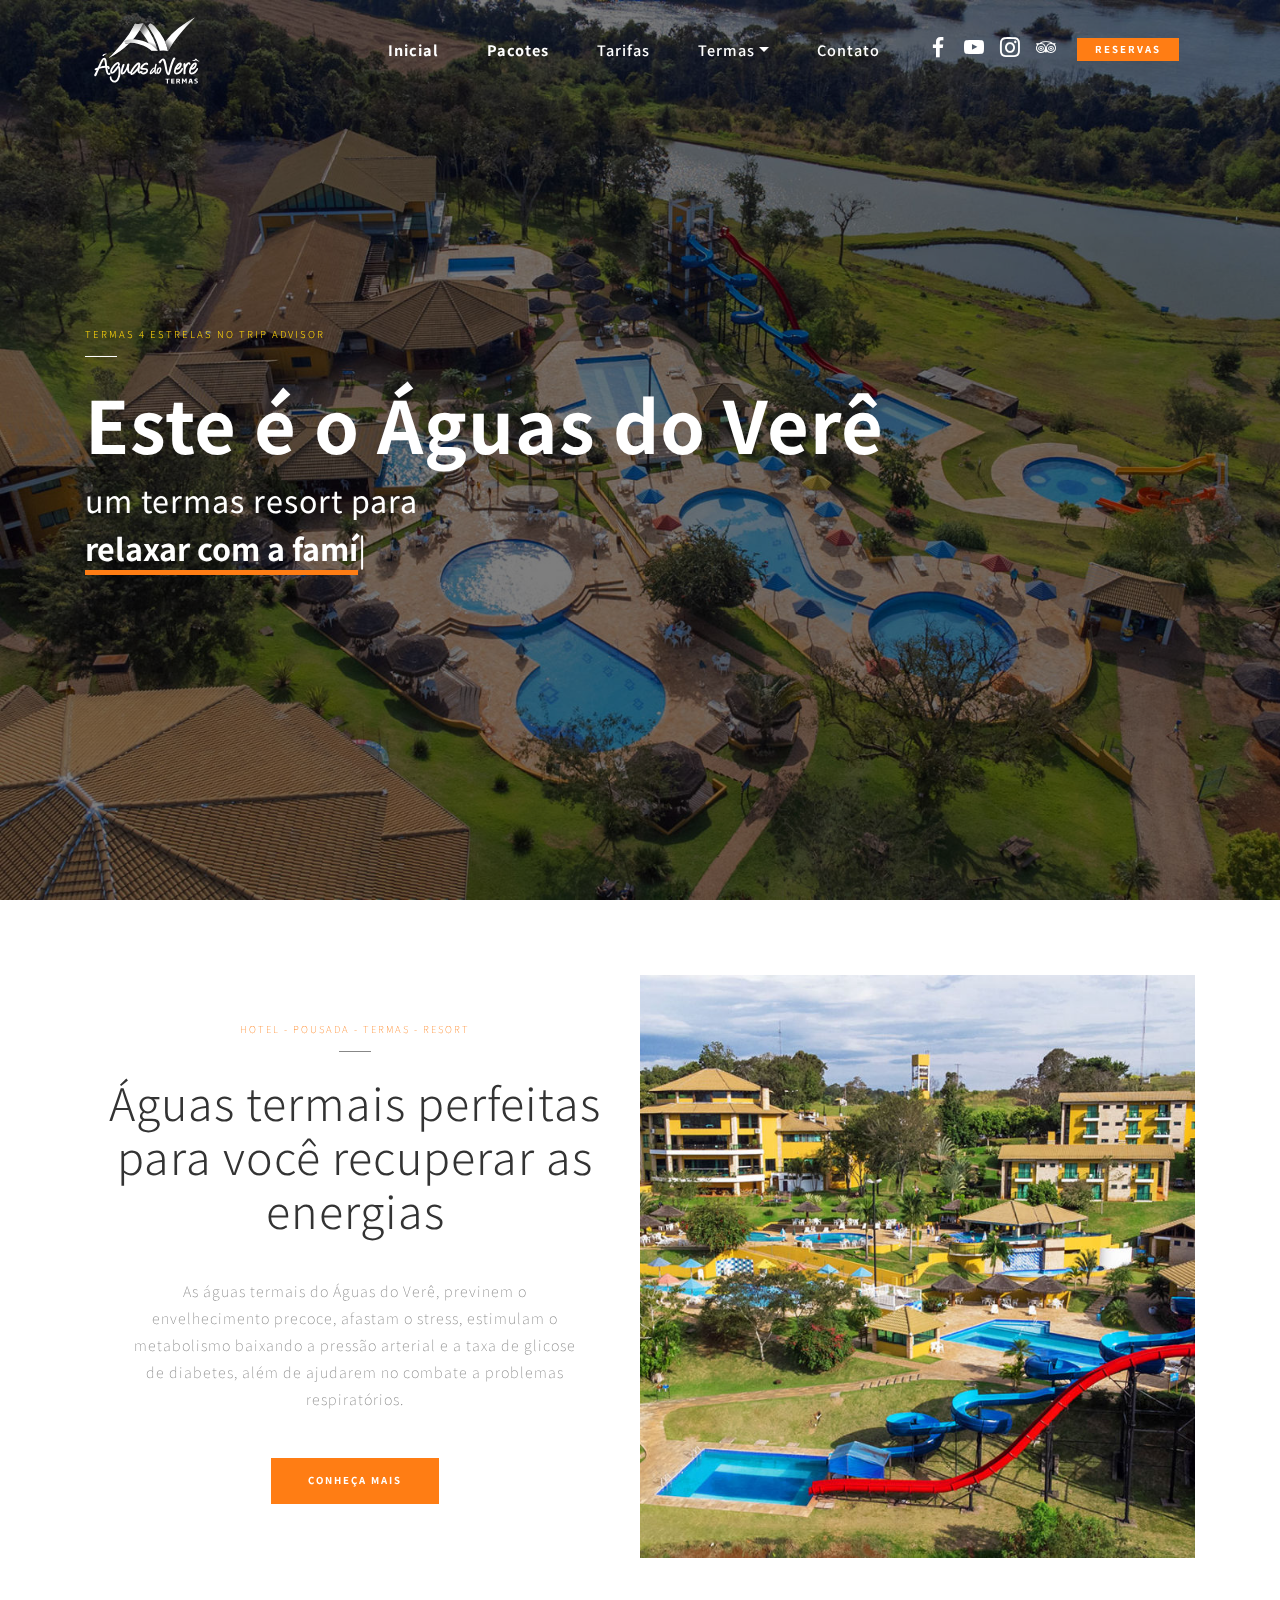
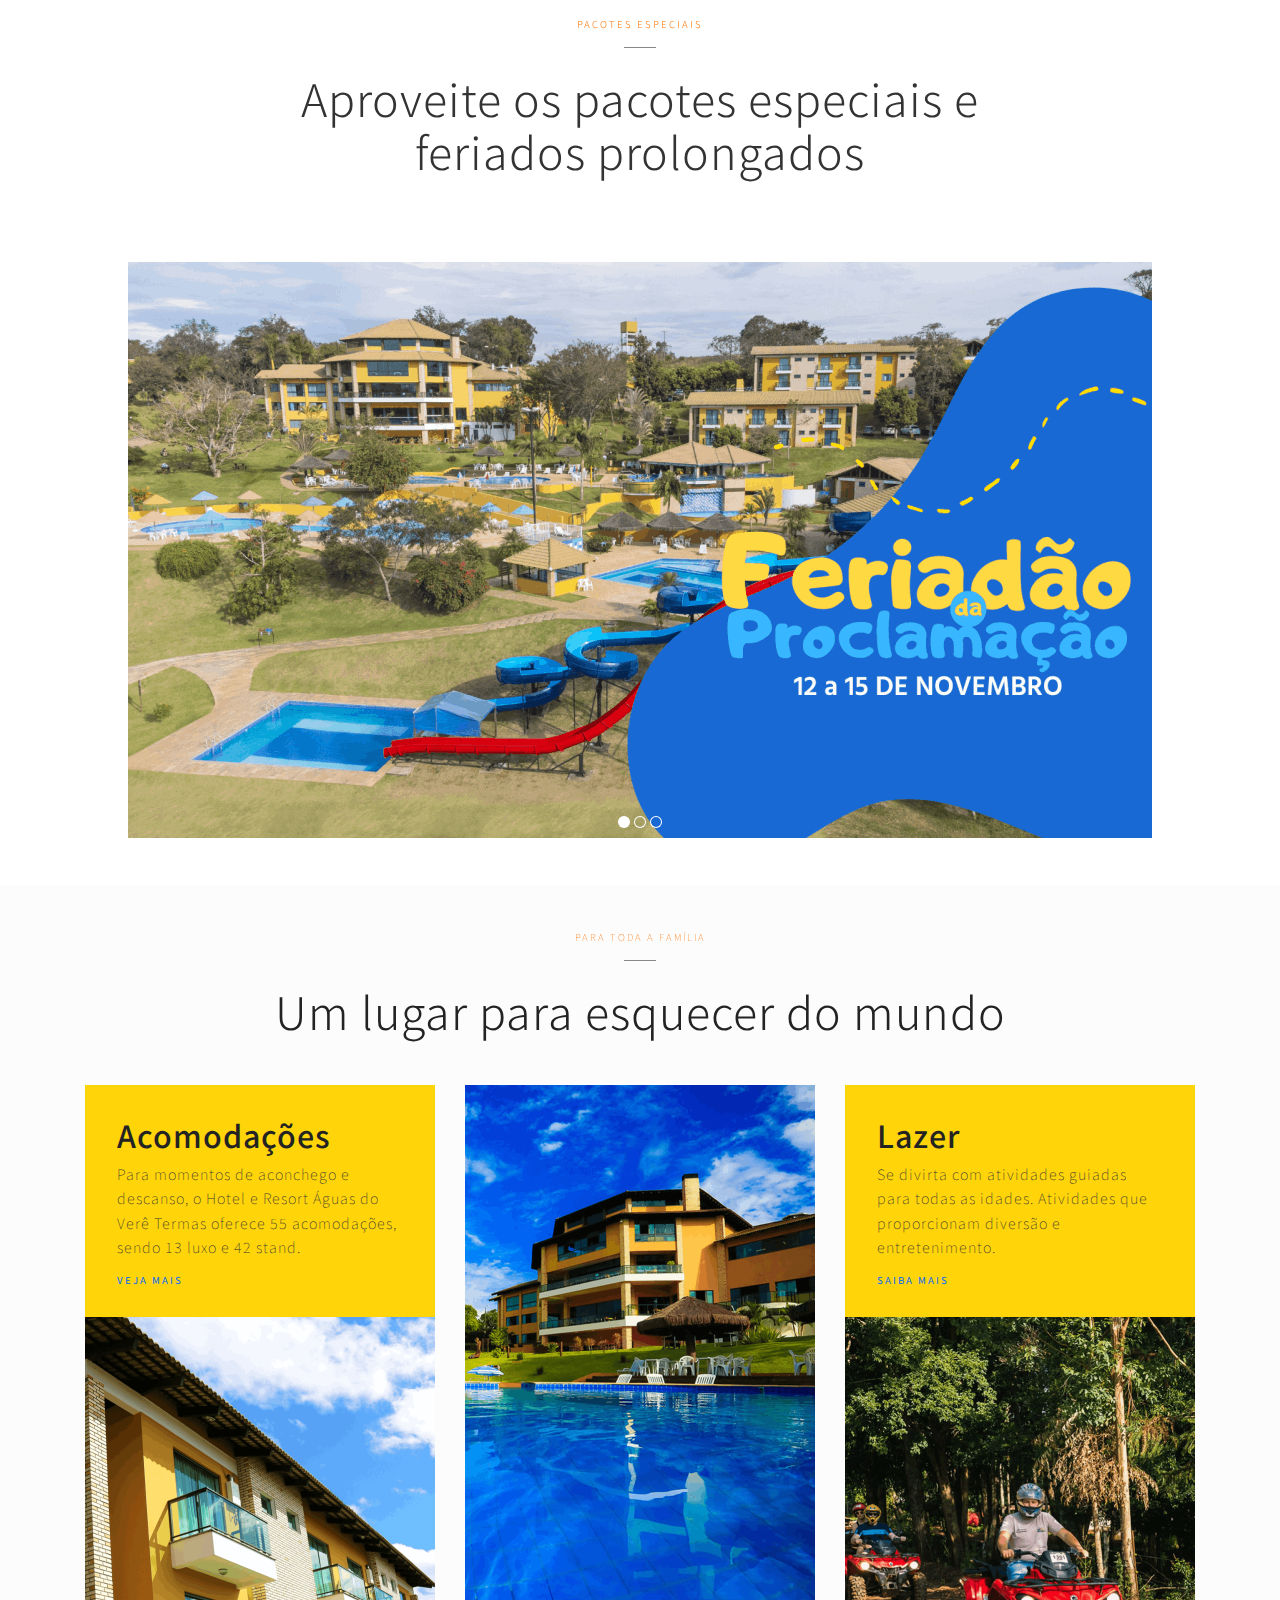
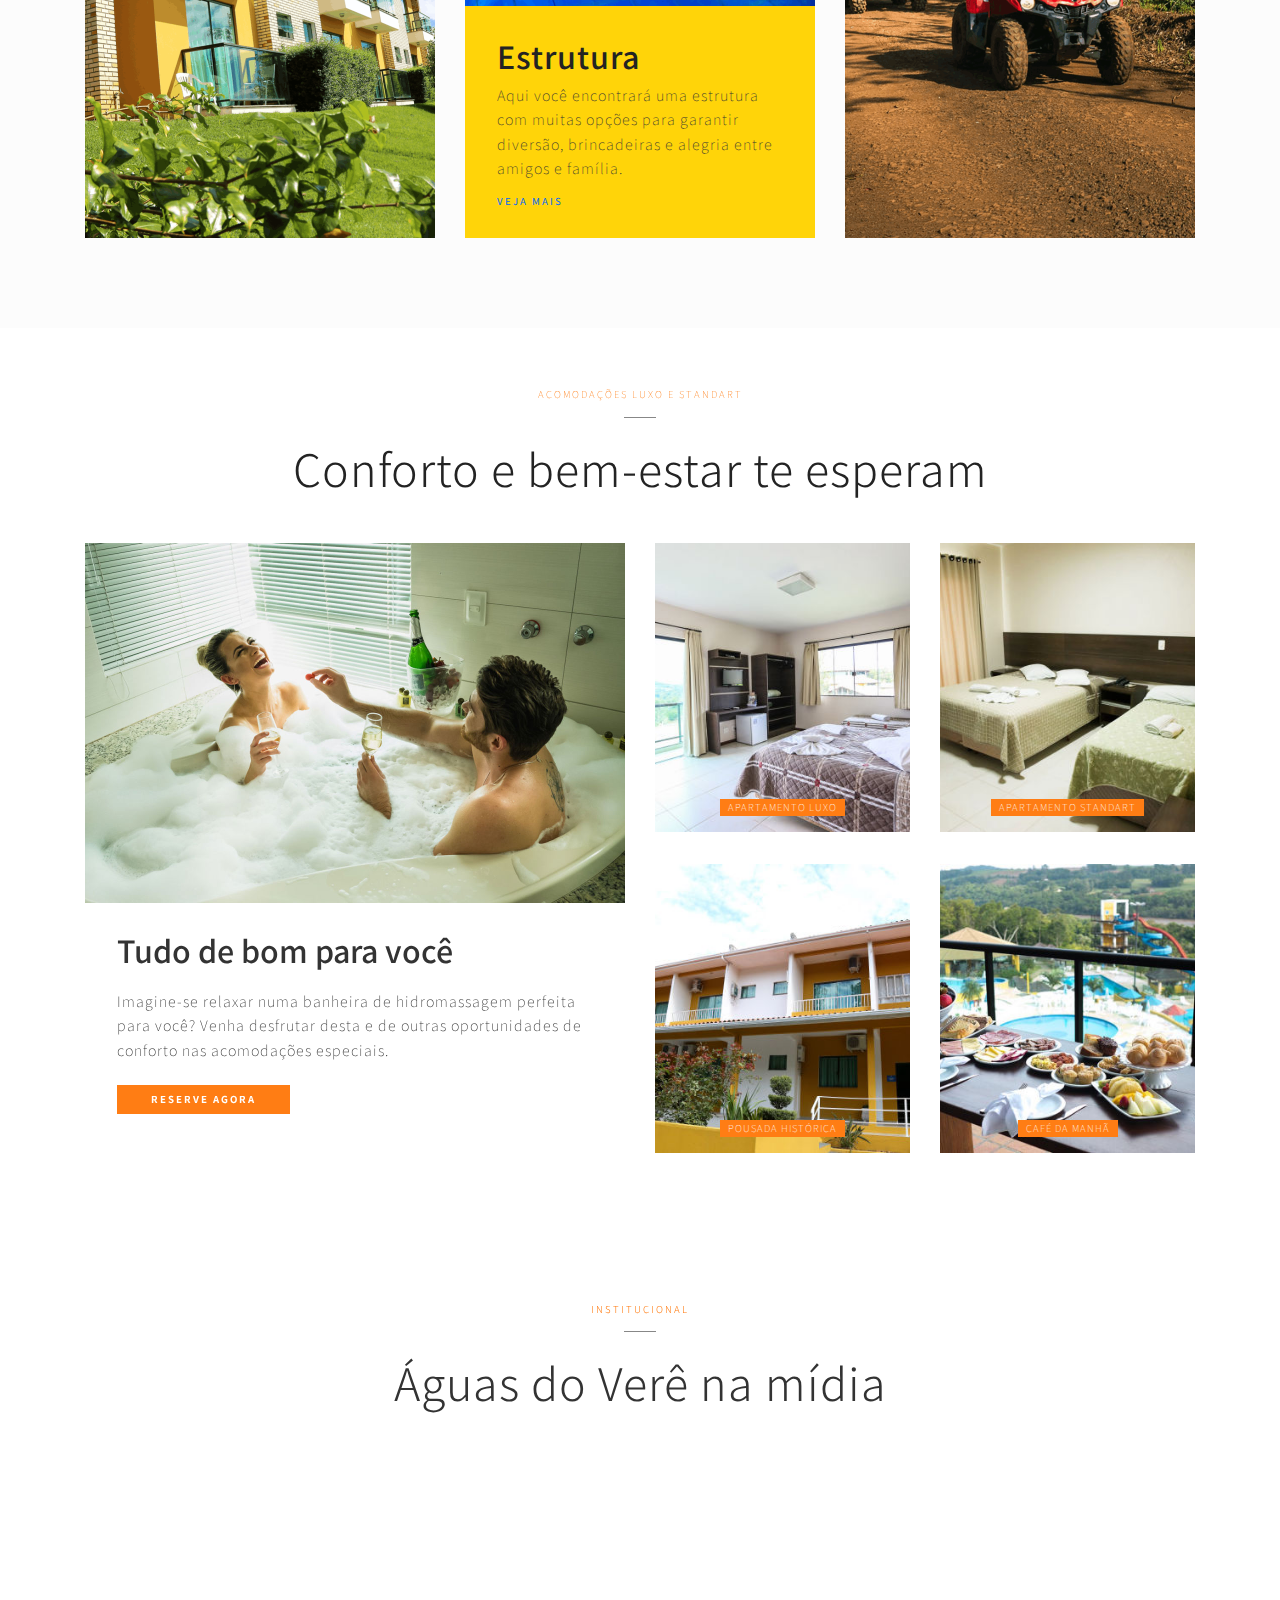
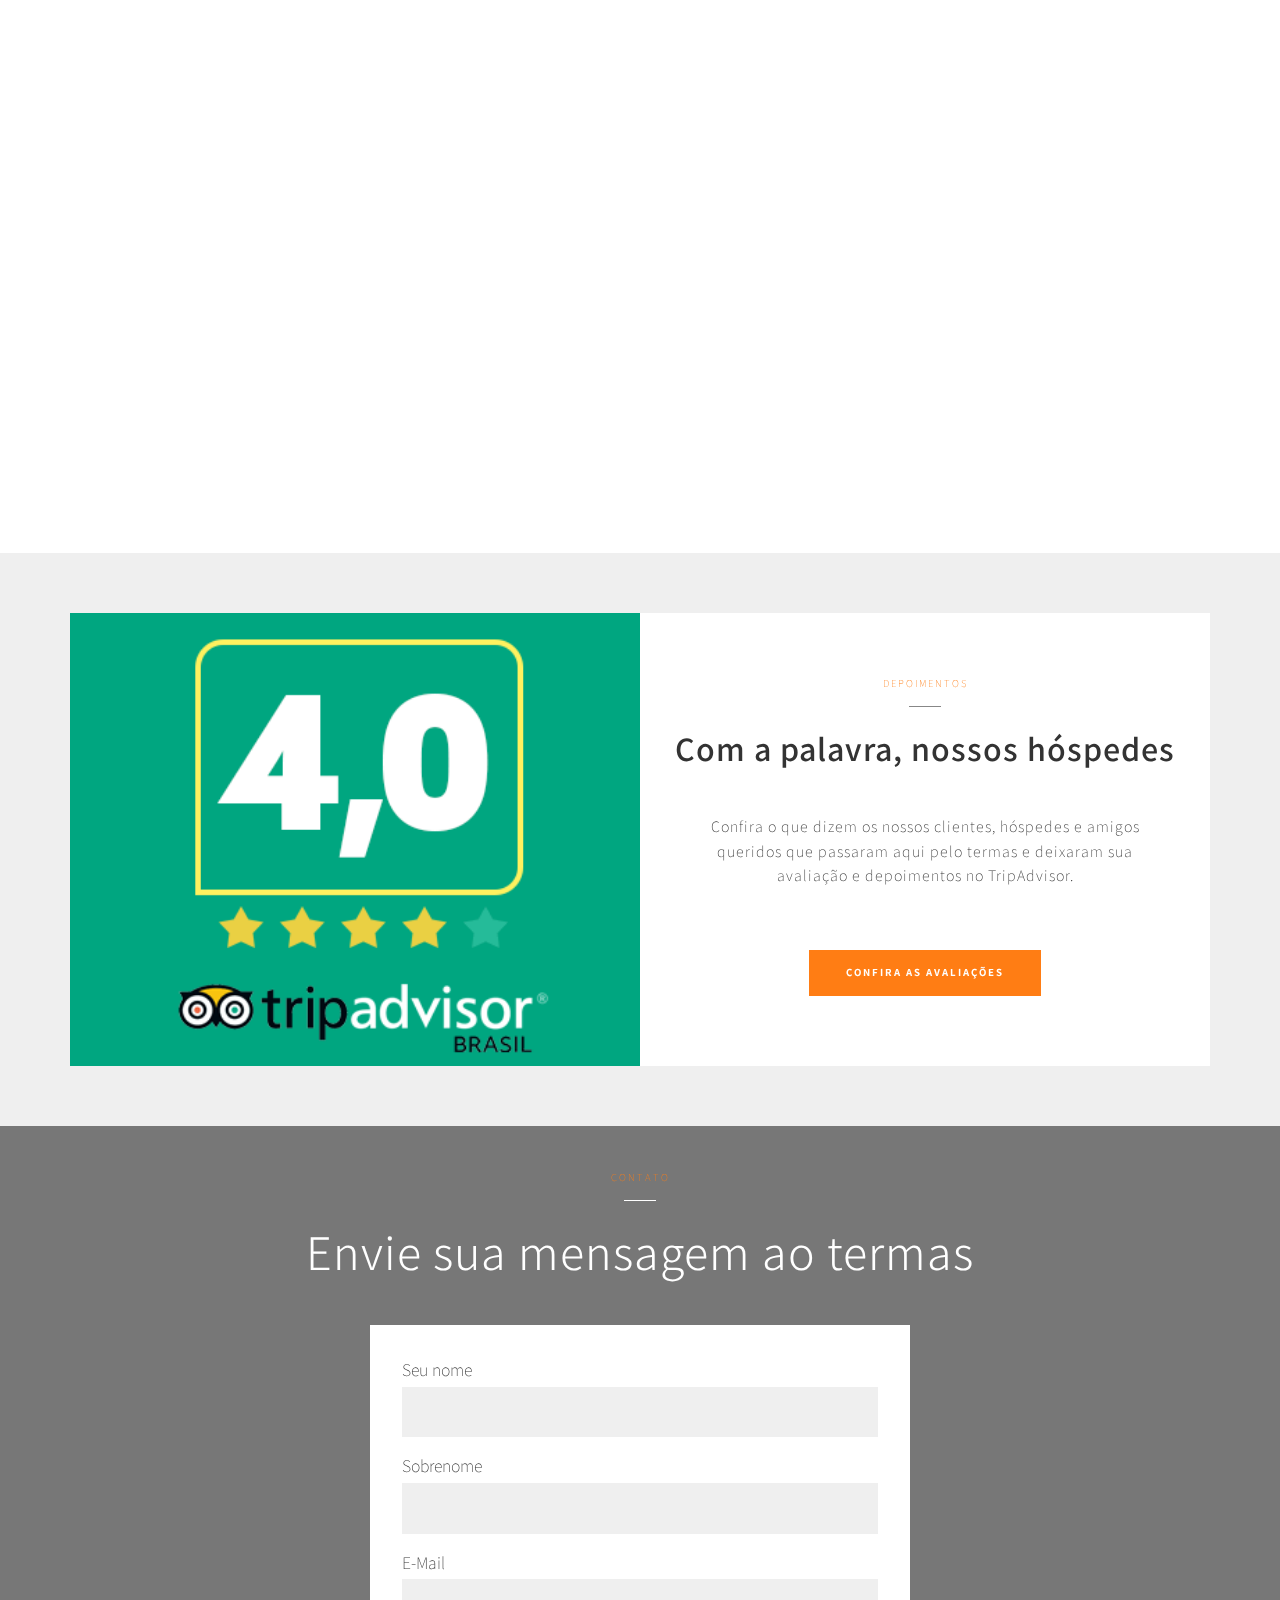
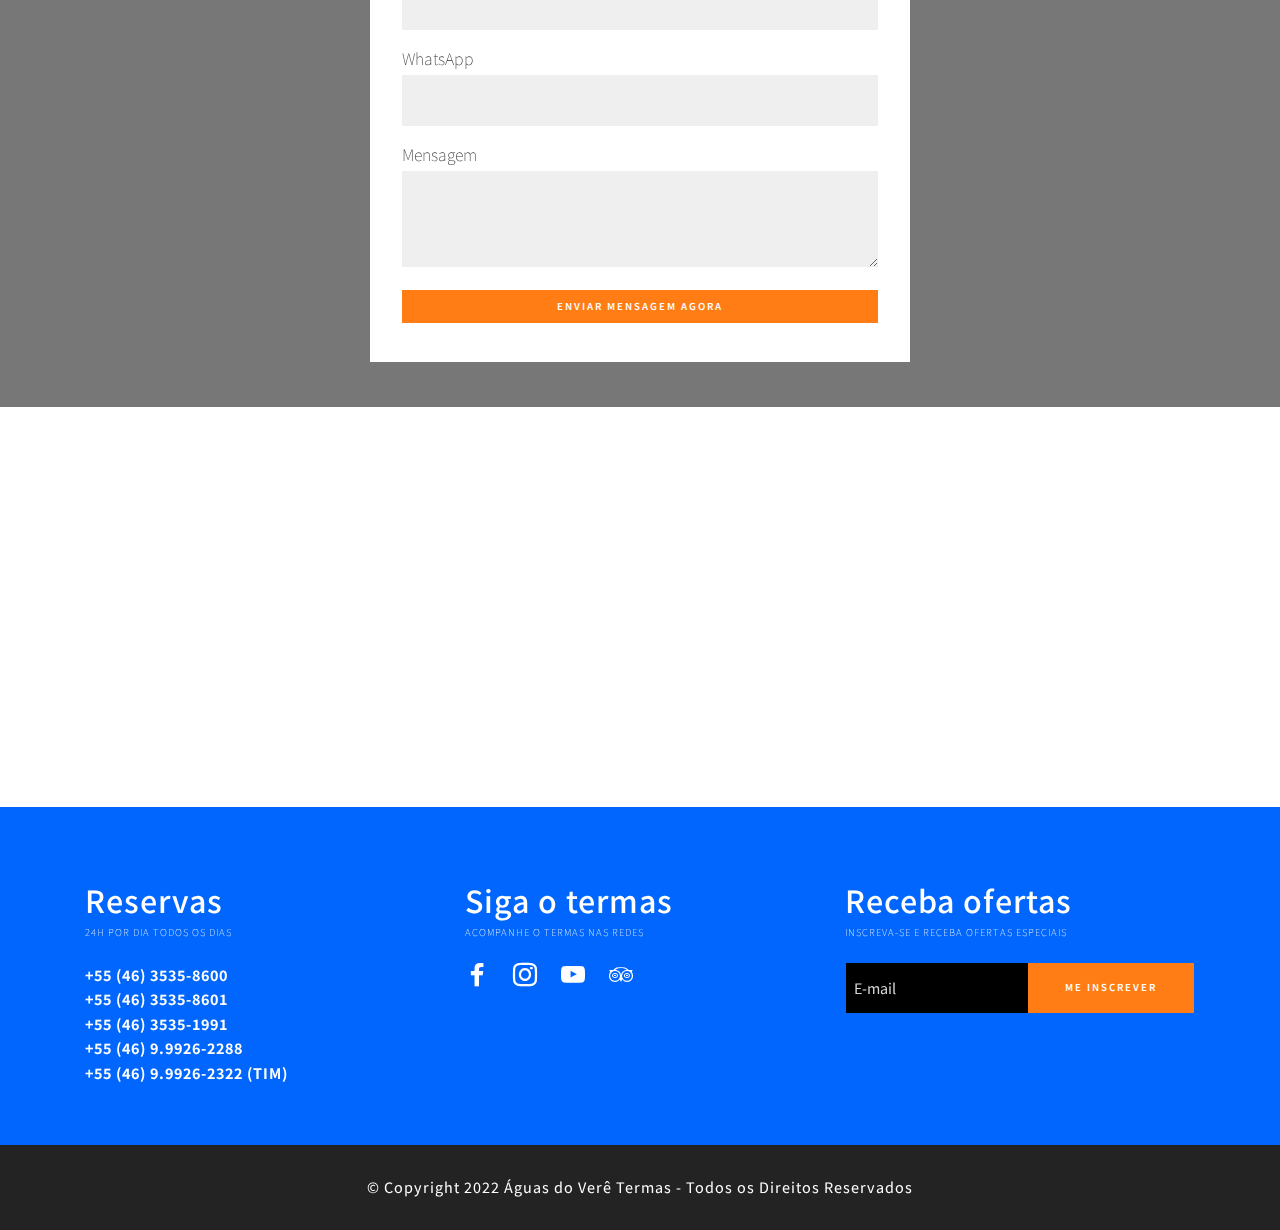
<file: index.html>
<!DOCTYPE html>
<html  >
<head>
  
  <meta charset="UTF-8">
  <meta http-equiv="X-UA-Compatible" content="IE=edge">
  
  <meta name="twitter:card" content="summary_large_image"/>
  <meta name="twitter:image:src" content="">
  <meta property="og:image" content="">
  <meta name="twitter:title" content="Águas do Verê Termas e Resort">
  <meta name="viewport" content="width=device-width, initial-scale=1, minimum-scale=1">
  <link rel="shortcut icon" href="assets/images/aguas-do-vere-logo.svg" type="image/x-icon">
  <meta name="description" content="Conheça o Águas do Verê Termas e Resort e venha passar momentos incríveis. Confira os pacotes especiais.">
  
  
  <title>Águas do Verê Termas e Resort</title>
  <link rel="stylesheet" href="assets/web/assets/mobirise-icons/mobirise-icons.css">
  <link rel="stylesheet" href="assets/tether/tether.min.css">
  <link rel="stylesheet" href="assets/bootstrap/css/bootstrap.min.css">
  <link rel="stylesheet" href="assets/bootstrap/css/bootstrap-grid.min.css">
  <link rel="stylesheet" href="assets/bootstrap/css/bootstrap-reboot.min.css">
  <link rel="stylesheet" href="assets/smart-cart/minicart-theme.css">
  <link rel="stylesheet" href="assets/dropdown/css/style.css">
  <link rel="stylesheet" href="assets/formstyler/jquery.formstyler.css">
  <link rel="stylesheet" href="assets/formstyler/jquery.formstyler.theme.css">
  <link rel="stylesheet" href="assets/datepicker/jquery.datetimepicker.min.css">
  <link rel="stylesheet" href="assets/socicon/css/styles.css">
  <link rel="stylesheet" href="assets/theme/css/style.css">
  <link rel="stylesheet" href="assets/wowslider-init/style.css">
  <link rel="stylesheet" href="assets/recaptcha.css">
  <link rel="preload" href="https://fonts.googleapis.com/css?family=Noto+Sans+JP:100,300,400,500,700,900&display=swap" as="style" onload="this.onload=null;this.rel='stylesheet'">
  <noscript><link rel="stylesheet" href="https://fonts.googleapis.com/css?family=Noto+Sans+JP:100,300,400,500,700,900&display=swap"></noscript>
  <link rel="preload" as="style" href="assets/mobirise/css/mbr-additional.css"><link rel="stylesheet" href="assets/mobirise/css/mbr-additional.css" type="text/css">
  
  
  
  
<link rel="stylesheet" href="assets/wowslider-init/absent/style.css">
</head>
<body>
  
  <section class="menu1 menu cid-rzMgHGam4n" once="menu" id="menu">

    
    

    <nav class="navbar navbar-dropdown navbar-fixed-top navbar-expand-lg">
        <div class="navbar-brand">
            <span class="navbar-logo">
                <a href="index.html">
                    <img src="assets/images/aguas-do-vere-logo.svg" alt="Águas do Verê Termas" style="height: 5.2rem;">
                </a>
            </span>
            
        </div>
        <button class="navbar-toggler" type="button" data-toggle="collapse" data-target="#navbarSupportedContent" aria-controls="navbarNavAltMarkup" aria-expanded="false" aria-label="Toggle navigation">
            <div class="hamburger">
                <span></span>
                <span></span>
                <span></span>
                <span></span>
            </div>
        </button>
      <div class="collapse navbar-collapse" id="navbarSupportedContent">
            <ul class="navbar-nav nav-dropdown mbr-section-btn" data-app-modern-menu="true"><li class="nav-item">
                    <a class="nav-link link text-white text-primary display-7" href="index.html"><strong>Inicial</strong></a>
                </li><li class="nav-item"><a class="nav-link link text-white text-primary display-7" href="pacotes-especiais.html"><strong>Pacotes</strong></a></li><li class="nav-item">
                    <a class="nav-link link text-white text-primary display-7" href="tarifas.html">Tarifas</a>
                </li><li class="nav-item dropdown">
                    <a class="nav-link link dropdown-toggle text-white display-7" href="#" data-toggle="dropdown-submenu" aria-expanded="false">Termas</a><div class="dropdown-menu"><a class="dropdown-item text-white text-primary display-7" href="acomodacoes.html">Acomodações</a><a class="dropdown-item text-white text-primary display-7" href="estrutura.html">Estrutura</a><a class="dropdown-item text-white text-primary display-7" href="eventos.html">Eventos</a><a class="dropdown-item text-white text-primary display-7" href="gastronomia.html">Gastronomia</a><a class="dropdown-item text-white text-primary display-7" href="hidromassagem.html">Hidromassagem</a><a class="dropdown-item text-white text-primary display-7" href="lazer.html">Lazer</a></div>
                </li>
                
                <li class="nav-item"><a class="nav-link link text-white text-primary display-7" href="contato.html">Contato</a></li></ul>
            <div class="icons-menu">
              <a href="https://www.facebook.com/termas.aguasdovere/" target="_blank">
                <span class="p-2 mbr-iconfont socicon-facebook socicon"></span>
              </a>
              <a href="https://www.youtube.com/results?search_query=%C3%A1guas+do+vere+termas" target="_blank">
                <span class="p-2 mbr-iconfont socicon-youtube socicon"></span>
              </a>
              <a href="https://www.instagram.com/aguasdoveretermas/" target="_blank">
                <span class="p-2 mbr-iconfont socicon-instagram socicon"></span>
              </a>
              <a href="https://www.tripadvisor.com.br/Hotel_Review-g3814824-d3786048-Reviews-Hotel_Resort_Aguas_do_Vere-Vere_State_of_Parana.html" target="_blank">
                <span class="p-2 mbr-iconfont socicon-tripadvisor socicon"></span>
              </a>
              
              
            </div>
            <div class="navbar-buttons mbr-section-btn"><a class="btn btn-sm btn-secondary display-4" href="https://api.whatsapp.com/send/?phone=5546999858627&text&type=phone_number&app_absent=0">RESERVAS</a></div>
      </div>
    </nav>
</section>

<section class="header4 hotelm4_header4 cid-tejmqmmWat mbr-fullscreen mbr-parallax-background" id="banner-principal">

	
    


	<div class="mbr-overlay" style="opacity: 0.5; background-color: rgb(0, 0, 0);">
	</div>

	<div class="container mbr-white">
		<h2 class="mbr-section-subtitle mbr-fonts-style display-4">TERMAS 4 ESTRELAS NO TRIP ADVISOR</h2>
		<div class="underline pb-3">
			<div class="line"></div>
		</div>
		<h1 class="mbr-section-title mbr-fonts-style mbr-bold pb-2 display-1">
			Este é o Águas do Verê</h1>
		<div class="typed-text display-5">
			<span class="mbr-text pb-4 mbr-fonts-style mbr-bold display-5"><span style="font-weight: normal;">
				um termas resort para<br></span></span>
			<span class="animated-element mbr-bold" data-word1="relaxar com a família" data-word2="curtir com os amigos" data-word3="aproveitar a vida" data-word4="Fantastic Restaurant" data-word5="Beautiful SPA-Salon" data-speed="50" data-words="3">
			</span>
		</div>
		
	</div>
	
</section>

<section class="features1 hotelm4_features1 cid-tekq0GVdYI" id="features1-a">

	
    


	
	<div class="container">
		<div class="row justify-content-center">
			<div class="col-md-10 col-lg-6 image-element">
				<div class="img-wrap" style="height: 100%; width: 100%;">
					<img src="assets/images/aguas-do-vere-fundo-1110x723.jpg" alt="">
				</div>
			</div>
			<div class="col-md-10 col-lg-6 text-element">
				<h3 class="mbr-section-subtitle mbr-fonts-style mbr-lighter align-center display-4">
					HOTEL - POUSADA - TERMAS - RESORT</h3>
				<div class="underline align-center pb-3">
					<div class="line"></div>
				</div>
				<h2 class="mbr-section-title mbr-fonts-style align-center display-2">Águas termais perfeitas<div>para você recuperar as energias</div></h2>
				<p class="mbr-text mbr-fonts-style mbr-lighter align-center display-7">As águas termais do Águas do Verê, previnem o envelhecimento precoce, afastam o stress, estimulam o metabolismo baixando a pressão arterial e a taxa de glicose de diabetes, além de ajudarem no combate a problemas respiratórios.
				</p>
				<div class="mbr-section-btn align-center"><a class="btn btn-lg btn-secondary display-4" href="estrutura.html">CONHEÇA MAIS</a></div>
			</div>
		</div>
	</div>
</section>

<section class="mbr-section content3 hotelm4_content3 cid-tenoOrLHaJ" id="content3-k">

	

	<div class="container">
		<div class="media-container-row">
			<div class="title" style="width: 66%;">
				<h2 class="mbr-section-subtitle mbr-fonts-style align-center display-4">
					PACOTES ESPECIAIS</h2>
				<div class="underline align-center pb-3">
					<div class="line"></div>
				</div>
				<h1 class="mbr-section-title mbr-fonts-style align-center display-2">
					Aproveite os pacotes especiais e feriados prolongados</h1>
				
				
			</div>
		</div>
	</div>
</section>

<section class="mbr-wowslider-container mbr-section mbr-section__container carousel slide mbr-wowslider-container--absent mbr-section-nopadding" data-ride="carousel" data-keyboard="false" data-wrap="true" data-interval="false" id="wowslider-4j" data-rv-view="10" style="background-color: rgb(255, 255, 255);">
    <div class="mbr-wowslider">
        <div class="ws_images">
            <ul>
                <li>
                    
                    <img src="assets/images/feriadao-1-1024x576.png" alt="title 1" title="title 1"> text 1
                </li><li>
                    
                    <img src="assets/images/natal-1024x576.png" alt="title 2" title="title 2"> text 2
                </li><li>
                    
                    <img src="assets/images/reveillon-1-1024x576.png" alt="title 3" title="title 3"> text 3
                </li>
            </ul>
        </div>
        <div class="ws_bullets">
            <div>
                <a href="#" title="">
                    <span><img alt="slide1" src="assets/images/feriadao-1-85x48.png"></span>
                </a><a href="#" title="">
                    <span><img alt="slide1" src="assets/images/natal-85x48.png"></span>
                </a><a href="#" title="">
                    <span><img alt="slide1" src="assets/images/reveillon-1-85x48.png"></span>
                </a>
            </div>
        </div>
        <div class="ws_shadow"></div>
        <div class="mbr-wowslider-options">
            <div class="params" data-anim-type="basic" data-theme="absent" data-autoplay="true" data-paddingtop="1" data-paddingbottom="2" data-fullscreen="true" data-showbullets="true" data-timeout="2" data-duration="2" data-height="576" data-width="1024" data-responsive="1" data-showcaptions="false" data-captionseffect="slide" data-hidecontrols="false"></div>
        </div>
</div></section>

<section class="mbr-section features9 hotelm4_features9 cid-tejnEUl2Xv" id="features9-8">

	
    


	

	<div class="container">
		<h3 class="mbr-section-subtitle main-subtitle mbr-fonts-style mbr-lighter align-center display-4">
			PARA TODA A FAMÍLIA</h3>

		<div class="underline align-center pb-3">
			<div class="line"></div>
		</div>

		<h2 class="mbr-section-title main-title mbr-fonts-style align-center pb-5 display-2">
			Um lugar para esquecer do mundo</h2>
		<div class="row justify-content-center">
			<div class="card col-md-8 first-card col-lg-4">
				<div class="card-img">
					<img src="assets/images/acomodacoes-termas-700x1042.png" alt="Aguas do vere">
				</div>
				<div class="card-box">
					<h2 class="card-title mbr-section-title mbr-fonts-style pb-2 display-5">
						Acomodações</h2>
					
					<p class="mbr-text card-text mbr-fonts-style mbr-lighter display-7">
						Para momentos de aconchego e descanso, o Hotel e Resort Águas do Verê Termas oferece 55 acomodações, sendo 13 luxo e 42 stand.
					</p>
					<div class="link mbr-fonts-style display-4"><strong><a href="acomodacoes.html" class="text-primary">VEJA MAIS</a></strong></div>
				</div>
			</div>

			<div class="card col-md-8 second-card col-lg-4">
				<div class="card-img">
					<img src="assets/images/estrutura-700x1042.png" alt="aguas do vere">
				</div>
				<div class="card-box">
					<h2 class="card-title mbr-section-title mbr-fonts-style pb-2 display-5">
						Estrutura</h2>
					
					<p class="mbr-text card-text mbr-fonts-style mbr-lighter display-7">Aqui você encontrará uma estrutura com muitas opções para garantir diversão, brincadeiras e alegria entre amigos e família.
					</p>
					<div class="link mbr-fonts-style display-4"><strong><a href="estrutura.html" class="text-primary">VEJA MAIS</a></strong></div>
				</div>
			</div>

			<div class="card col-md-8 third-card col-lg-4">
				<div class="card-img">
					<img src="assets/images/lazer-700x1042.png" alt="Aguas do vere">
				</div>
				<div class="card-box">
					<h2 class="card-title mbr-section-title mbr-fonts-style pb-2 display-5">
						Lazer</h2>
					
					<p class="mbr-text card-text mbr-fonts-style mbr-lighter display-7">
						Se divirta com atividades guiadas para todas as idades. Atividades que proporcionam diversão e entretenimento.</p>
					<div class="link mbr-fonts-style display-4"><strong><a href="lazer.html" class="text-primary">SAIBA MAIS</a></strong></div>
				</div>
			</div>
		</div>
	</div>
</section>

<section class="mbr-section features2 cid-rzMgL0Khyt" id="features2-3">

    

    

    <div class="container">
        <h3 class="mbr-section-subtitle main-subtitle mbr-fonts-style mbr-lighter align-center display-4">
            ACOMODAÇÕES LUXO E STANDART</h3>

        <div class="underline align-center pb-3">
            <div class="line"></div>
        </div>
    
        <h2 class="mbr-section-title main-title mbr-fonts-style align-center pb-5 display-2">
            Conforto e bem-estar te esperam</h2>
        <div class="row justify-content-center">
            <div class="card first-card col-12 col-lg-6">
                <div class="card-wrapper">
                    <div class="card-img">
                        <img src="assets/images/hidromassagem-1080x720.jpg" alt="hidromassagem aguas do vere">
                    </div>
                    <div class="card-box">
                        <h2 class="first-card-title mbr-fonts-style pb-3 display-5">
                            Tudo de bom para você<br></h2>
                        
                        <p class="mbr-text first-card-text mbr-fonts-style mbr-lighter display-7">
                            Imagine-se relaxar numa banheira de hidromassagem perfeita para você? Venha desfrutar desta e de outras oportunidades de conforto nas acomodações especiais.</p>
                        <div class="mbr-section-btn card-btn"><a href="https://api.whatsapp.com/send/?phone=5546999858627&text&type=phone_number&app_absent=0" class="btn btn-md btn-secondary display-4">RESERVE AGORA</a></div>
                    </div>
                </div>
            </div>

            <div class="media-container-column col-lg-6">
                <div class="row first-row">
                    <div class="card col-sm-12 col-md-6 first-child">
                        <div class="card-wrapper">
                            <div class="card-img">
                                <img src="assets/images/img-2757-1-510x340.jpg" alt="">
                            </div>
                            <div class="card-box caption mbr-white">
                                
                                <p class="mbr-text price mbr-fonts-style mbr-lighter display-4">
                                    APARTAMENTO LUXO</p>
                            </div>
                        </div>
                    </div>
                    <div class="card col-sm-12 col-md-6">
                        <div class="card-wrapper">
                            <div class="card-img">
                                <img src="assets/images/q6-2-510x341.jpg" alt="">
                            </div>
                            <div class="card-box caption mbr-white">
                                
                                <p class="mbr-text price mbr-fonts-style mbr-lighter display-4">
                                    APARTAMENTO STANDART</p>
                            </div>
                        </div>
                    </div> 
                </div>

                <div class="row second-row">
                    <div class="card col-sm-12 col-md-6 first-child">
                        <div class="card-wrapper">
                            <div class="card-img">
                                <img src="assets/images/img-2143-2-510x340.jpg" alt="Pousada histórica">
                            </div>
                            <div class="card-box caption mbr-white">
                                
                                <p class="mbr-text price mbr-fonts-style mbr-lighter display-4">
                                    POUSADA HISTÓRICA</p>
                            </div>
                        </div>
                    </div>
                    <div class="card col-sm-12 col-md-6">
                        <div class="card-wrapper">
                            <div class="card-img">
                                <img src="assets/images/1422-ver-termas-9112017-510x340.jpg" alt="">
                            </div>
                            <div class="card-box caption mbr-white">
                                
                                <p class="mbr-text price mbr-fonts-style mbr-lighter display-4">
                                    CAFÉ DA MANHÃ</p>
                            </div>
                        </div>
                    </div> 
                </div>
            </div>
        </div>
    </div>
</section>

<section class="mbr-section content3 hotelm4_content3 cid-tenq1drgTU" id="content3-l">

	

	<div class="container">
		<div class="media-container-row">
			<div class="title" style="width: 66%;">
				<h2 class="mbr-section-subtitle mbr-fonts-style align-center display-4">
					INSTITUCIONAL</h2>
				<div class="underline align-center pb-3">
					<div class="line"></div>
				</div>
				<h1 class="mbr-section-title mbr-fonts-style align-center display-2">
					Águas do Verê na mídia</h1>
				
				
			</div>
		</div>
	</div>
</section>

<section class="video1 hotelm4_video1 cid-tenooYLx6X" id="video1-i">

    

    <figure class="mbr-figure align-center container">
        <div class="video-block" style="width: 100%;">
            <div><iframe class="mbr-embedded-video" src="https://www.youtube.com/embed/28ENn7qe3cM?rel=0&amp;amp;mute=1&amp;showinfo=0&amp;autoplay=1&amp;loop=1&amp;playlist=28ENn7qe3cM" width="1280" height="720" frameborder="0" allowfullscreen></iframe></div>
        </div>
    </figure>
</section>

<section class="features4 hotelm4_features4 cid-tekwBeEmc2" id="features4-d">

	
    


	
	<div class="container">
		<div class="row justify-content-center">
			<div class="col-md-6 image-element">
				<div class="img-wrap" style="width: 100%; height: 100%;">
					<img src="assets/images/trip-advisor-488x326.png" alt="">
				</div>
			</div>
			<div class="col-md-6 text-element">
				<h3 class="mbr-section-subtitle mbr-fonts-style mbr-lighter align-center display-4">DEPOIMENTOS</h3>
				<div class="underline align-center pb-3">
					<div class="line"></div>
				</div>
				<h2 class="mbr-section-title mbr-fonts-style align-center display-5">Com a palavra, nossos hóspedes</h2>
				<p class="mbr-text mbr-fonts-style mbr-lighter align-center display-7">Confira o que dizem os nossos clientes, hóspedes e amigos queridos que passaram aqui pelo termas e deixaram sua avaliação e depoimentos no TripAdvisor.</p>
				<div class="mbr-section-btn align-center pt-2"><a class="btn btn-lg btn-secondary display-4" href="https://www.tripadvisor.com.br/Hotel_Review-g3814824-d3786048-Reviews-Hotel_Resort_Aguas_do_Vere-Vere_State_of_Parana.html#REVIEWS">CONFIRA AS AVALIAÇÕES</a></div>
			</div>
		</div>
	</div>
</section>

<section class="form4 hotelm4_form4 cid-telm4JAKRC mbr-parallax-background" id="form4-f">

	
    


	<div class="mbr-overlay" style="opacity: 0.5; background-color: rgb(0, 0, 0);">
	</div>
	<div class="container">
		<h3 class="mbr-section-subtitle main-subtitle mbr-fonts-style align-center mbr-lighter mbr-white display-4">
			CONTATO</h3>
		<div class="underline align-center pb-3">
			<div class="line"></div>
		</div>
		<h2 class="mbr-section-title main-title mbr-fonts-style align-center pb-5 mbr-white display-2">
			Envie sua mensagem ao termas</h2>
		<div class="row justify-content-center">
			<div class="col-md-8 col-lg-6 form-wrapper">
				
				<div class="form1" data-form-type="formoid">
<!--Formbuilder Form-->
<form action="https://mobirise.eu/" method="POST" class="mbr-form form-with-styler" data-form-title="FORMULÁRIO SITE"><input type="hidden" name="email" data-form-email="true" value="LIyF17y8dJqDuX7QxH0pD+Y0ynezZgIUmuODD9SqwpI0zJYUdDY+OgBkqq593wE2diF+Vbhn9O5dMFIZHbnaq1POLuWkYv/2CjdX0VLA7p/NuexrmI0MLye6GLDBYU8v.BdbJH1NU6PDRGoc1+rnEfHawpZs7dwHDQ5EvoBsxcAZSZZSQqmWGW2EGDuez5NphAUbstxpBCwTipW9foKc6JviaT/LieeVR2HbQhO1JJYO1Gla3v/HMcUYcYQB6CT1l">
<div class="row">
<div hidden="hidden" data-form-alert="" class="alert alert-success col-12">Obrigado! Mensagem enviada.</div>
<div hidden="hidden" data-form-alert-danger="" class="alert alert-danger col-12"> </div>
</div>
<div class="dragArea row">
<div class="col-md-12 form-group " data-for="Nome">
<label for="Nome-form4-f" class="form-control-label mbr-fonts-style display-7">Seu nome</label>
<input type="text" name="Nome" data-form-field="Nome" required="required" class="form-control display-7" value="" id="Nome-form4-f">
</div>
<div class="col-md-12 form-group " data-for="Sobrenome">
<label for="Sobrenome-form4-f" class="form-control-label mbr-fonts-style display-7">Sobrenome</label>
<input type="text" name="Sobrenome" data-form-field="Sobrenome" required="required" class="form-control display-7" value="" id="Sobrenome-form4-f">
</div>
<div data-for="Email" class="col-md-12 form-group ">
<label for="Email-form4-f" class="form-control-label mbr-fonts-style display-7">E-Mail</label>
<input type="email" name="Email" data-form-field="Email" class="form-control display-7" required="required" value="" id="Email-form4-f">
</div>
<div data-for="Whatsapp" class="col-md-12 form-group ">
<label for="Whatsapp-form4-f" class="form-control-label mbr-fonts-style display-7">WhatsApp</label>
<input type="tel" name="Whatsapp" data-form-field="Whatsapp" class="form-control display-7" value="" id="Whatsapp-form4-f">
</div>
<div data-for="Mensagem" class="col-md-12 form-group ">
<label for="Mensagem-form4-f" class="form-control-label mbr-fonts-style display-7">Mensagem</label>
<textarea name="Mensagem" data-form-field="Mensagem" class="form-control display-7" id="Mensagem-form4-f"></textarea>
</div>
<div class="col-md-12 input-group-btn">
<button type="submit" class="w-100 btn btn-lg btn-form btn-secondary display-4">ENVIAR MENSAGEM AGORA</button>
</div>
</div>
</form><!--Formbuilder Form-->
</div>
			</div>
		</div>
	</div>
</section>

<section class="maps2 cid-rzMgZGPH0E" id="maps2-7">

    

    
    <div class="container-fluid">
        <div class="row justify-content-center">
            <div class="google-map"><iframe frameborder="0" style="border:0" src="https://www.google.com/maps/embed/v1/place?key=AIzaSyCZI5F_k6S1k46ujh0SNrapM89f7mJxd30&amp;q=407 Rua A 295, Verê - PR, 85585-000, Brasil" allowfullscreen=""></iframe></div>
        </div>
   </div>
</section>

<section class="footer1 cid-theZMasog8" id="footer1-4i">
    

    

    <div class="container">
        <div class="row justify-content-center mbr-white">
            <div class="col-md-6 first-column col-lg-4">
                <h2 class="mbr-section-title mbr-fonts-style pb-2 display-5">
                    Reservas</h2>
                <h3 class="mbr-section-subtitle mbr-fonts-style mbr-lighter display-4">
                    24H POR DIA TODOS OS DIAS</h3>
                <p class="mbr-text mbr-fonts-style display-7"><strong>+55 (46) 3535-8600<br>+55 (46) 3535-8601<br>+55 (46) 3535-1991<br>+55 (46) 9.9926-2288<br>+55 (46) 9.9926-2322 (TIM)</strong><br>
                </p>
            </div>
            <div class="col-md-6 second-column col-lg-4">
                <h2 class="mbr-section-title mbr-fonts-style pb-2 display-5">
                    Siga o termas</h2>
                <h3 class="mbr-section-subtitle mbr-fonts-style mbr-lighter display-4">ACOMPANHE O TERMAS NAS REDES</h3>
                <div class="icons-wrapper">
                    <ul>
                        <li>
                            <a class="icon-transition" href="#">
                                <span class="mbr-iconfont socicon-facebook socicon"></span>
                            </a>
                        </li>
                        <li>
                            <a class="icon-transition" href="#">
                                <span class="mbr-iconfont socicon-instagram socicon"></span>
                            </a>
                        </li>
                        <li>
                            <a class="icon-transition" href="#">
                                <span class="mbr-iconfont socicon-youtube socicon"></span>
                            </a>
                        </li>
                        <li>
                            <a class="icon-transition" href="#">
                                <span class="mbr-iconfont socicon-tripadvisor socicon"></span>
                            </a>
                        </li>
                        
                        
                    </ul>
                </div>
            </div>
            <div class="col-md-7 col-lg-4 third-column">
                <h2 class="mbr-section-title mbr-fonts-style pb-2 display-5">
                    Receba ofertas</h2>
                <h3 class="mbr-section-subtitle mbr-fonts-style mbr-lighter display-4">
                    INSCREVA-SE E RECEBA OFERTAS ESPECIAIS</h3>
                <div class="form1 px-3" data-form-type="formoid">
<!--Formbuilder Form-->
<form action="https://mobirise.eu/" method="POST" class="mbr-form form-with-styler" data-form-title="INSCRIÇÃO EMAIL"><input type="hidden" name="email" data-form-email="true" value="vGKtUHekQR03fgMkACSI3xy6kVU+ID0+b/ZvbciGxQDa7vVssyEuV9vxoWNUpBYpNm4vuYhc7IaO5itawRw8WmcnutTEqQXgY9QtHdRuYaiTiJ085orxfYZSmGkbz/dl.tcjXCFJcHxiuqsDpzbFdyRTjJRA2yFJJ6maV2TDK5WAqCKRPPFw18+hqOdFAvzfB5o/CnfnUH3eG9JY3McahGl+2X2sxKbAG3HDubiVOyYxRoLllDeGx3rEzNgfELNdi">
<div class="row">
<div hidden="hidden" data-form-alert="" class="alert alert-success col-12">Obrigado por se inscrever!</div>
<div hidden="hidden" data-form-alert-danger="" class="alert alert-danger col-12">
</div>
</div>
<div class="dragArea row">
<div class="col form-group" data-for="email">
<input type="text" name="email" placeholder="E-mail" data-form-field="E-mail" required="required" class="form-control display-7" value="" id="email-footer1-4i">
</div>
<div class="col-auto input-group-btn">
<button type="submit" class="w-100 btn btn-lg btn-secondary display-4">ME INSCREVER</button>
</div>
</div>
</form><!--Formbuilder Form-->
</div>
            </div>
        </div>
    </div>
</section>

<section class="footer2 cid-rzMi9GHrgW" once="footer" id="footer2-a">

    

    

    <div class="container">
        <div class="row justify-content-center mbr-white">
            <div class="col-12">
                <p class="mbr-text mb-0 mbr-fonts-style align-center display-7">
                    © Copyright 2022 Águas do Verê Termas - Todos os Direitos Reservados</p>
            </div>
        </div>
    </div>
</section>


<script src="assets/web/assets/jquery/jquery.min.js"></script>
  <script src="assets/web/assets/jquery/jquery.min.js"></script>
  <script src="assets/popper/popper.min.js"></script>
  <script src="assets/tether/tether.min.js"></script>
  <script src="assets/bootstrap/js/bootstrap.min.js"></script>
  <script src="assets/smoothscroll/smooth-scroll.js"></script>
  <script src="assets/smart-cart/minicart.js"></script>
  <script src="assets/smart-cart/minicart-customizer.js"></script>
  <script src="assets/dropdown/js/nav-dropdown.js"></script>
  <script src="assets/dropdown/js/navbar-dropdown.js"></script>
  <script src="assets/touchswipe/jquery.touch-swipe.min.js"></script>
  <script src="assets/typed/typed.min.js"></script>
  <script src="assets/parallax/jarallax.min.js"></script>
  <script src="assets/wowslider-plugin/wowslider.js"></script>
  <script src="assets/formstyler/jquery.formstyler.js"></script>
  <script src="assets/formstyler/jquery.formstyler.min.js"></script>
  <script src="assets/datepicker/jquery.datetimepicker.full.js"></script>
  <script src="assets/theme/js/script.js"></script>
  <script src="assets/wowslider-init/script.js"></script>
  <script src="assets/formoid.min.js"></script>
  
  
  
<script async src="assets/wowslider-effect/basic/script.js"></script>
</body>
</html>
</file>
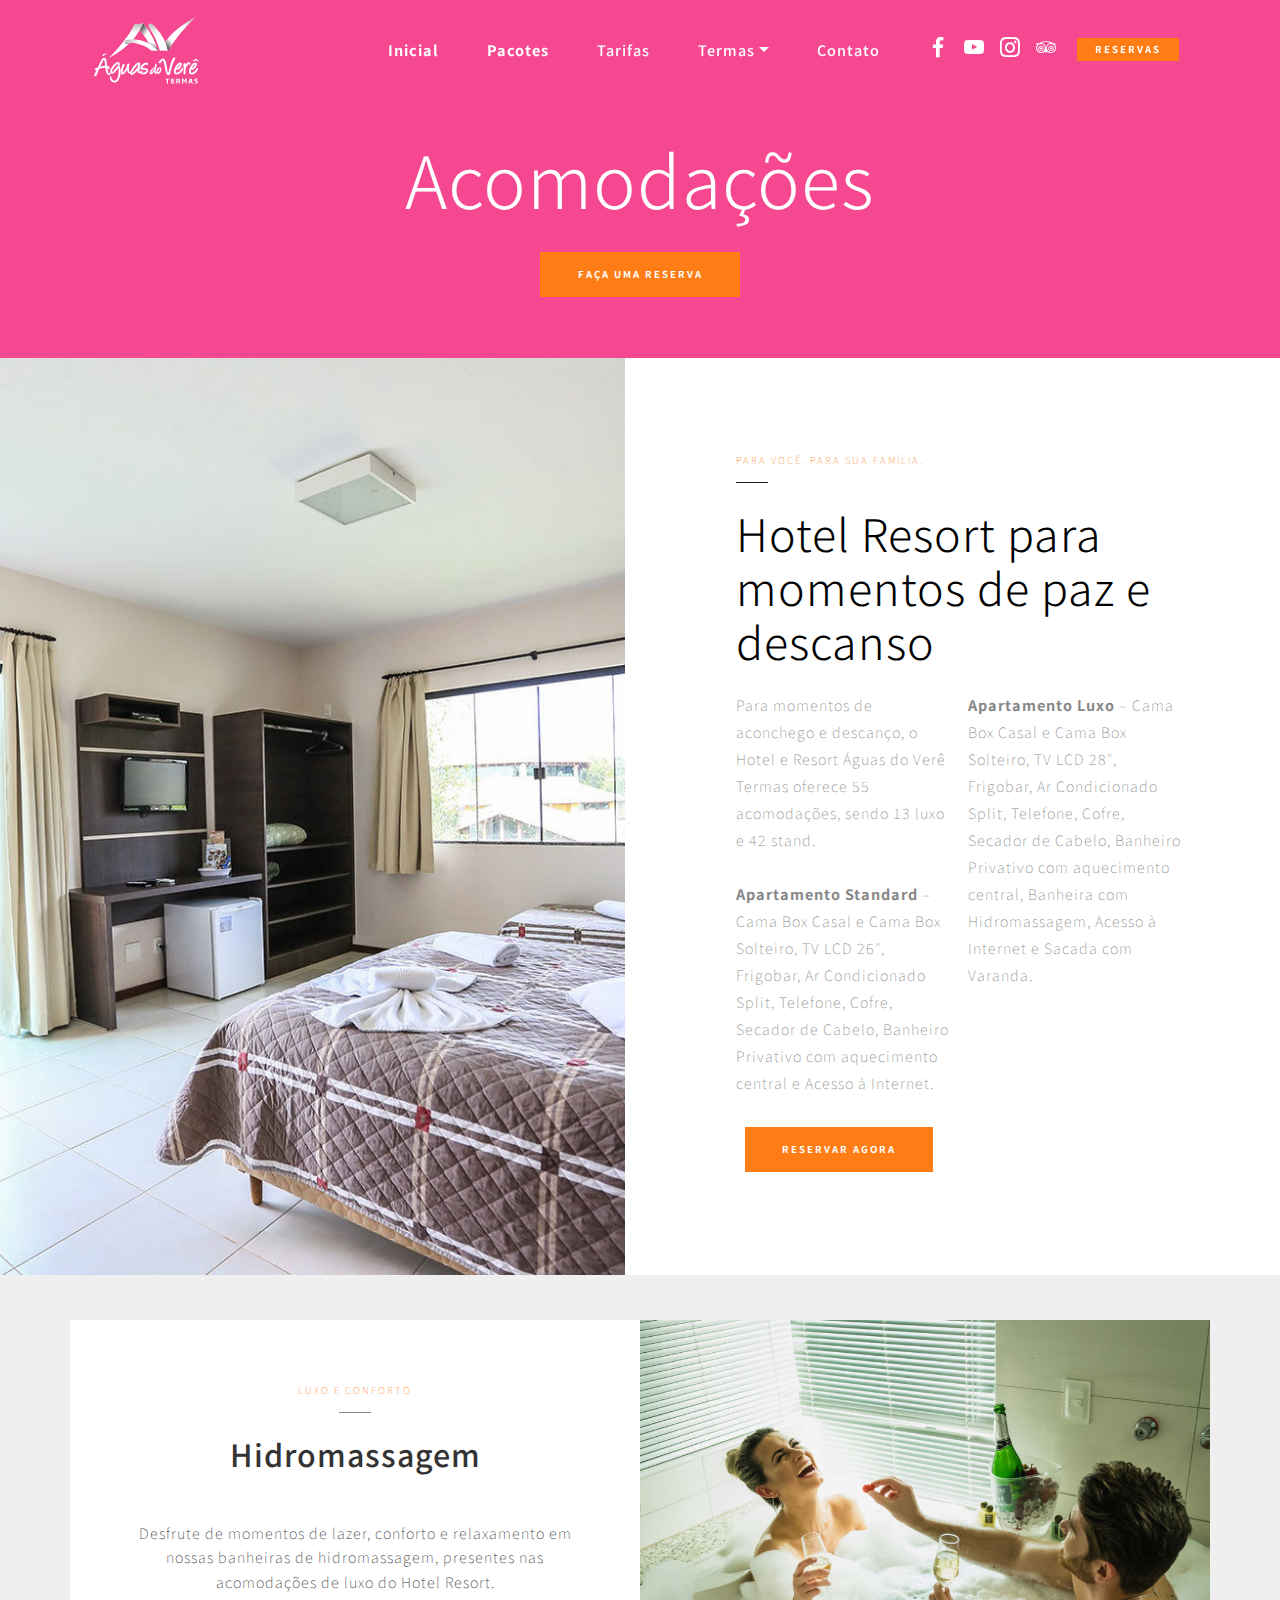
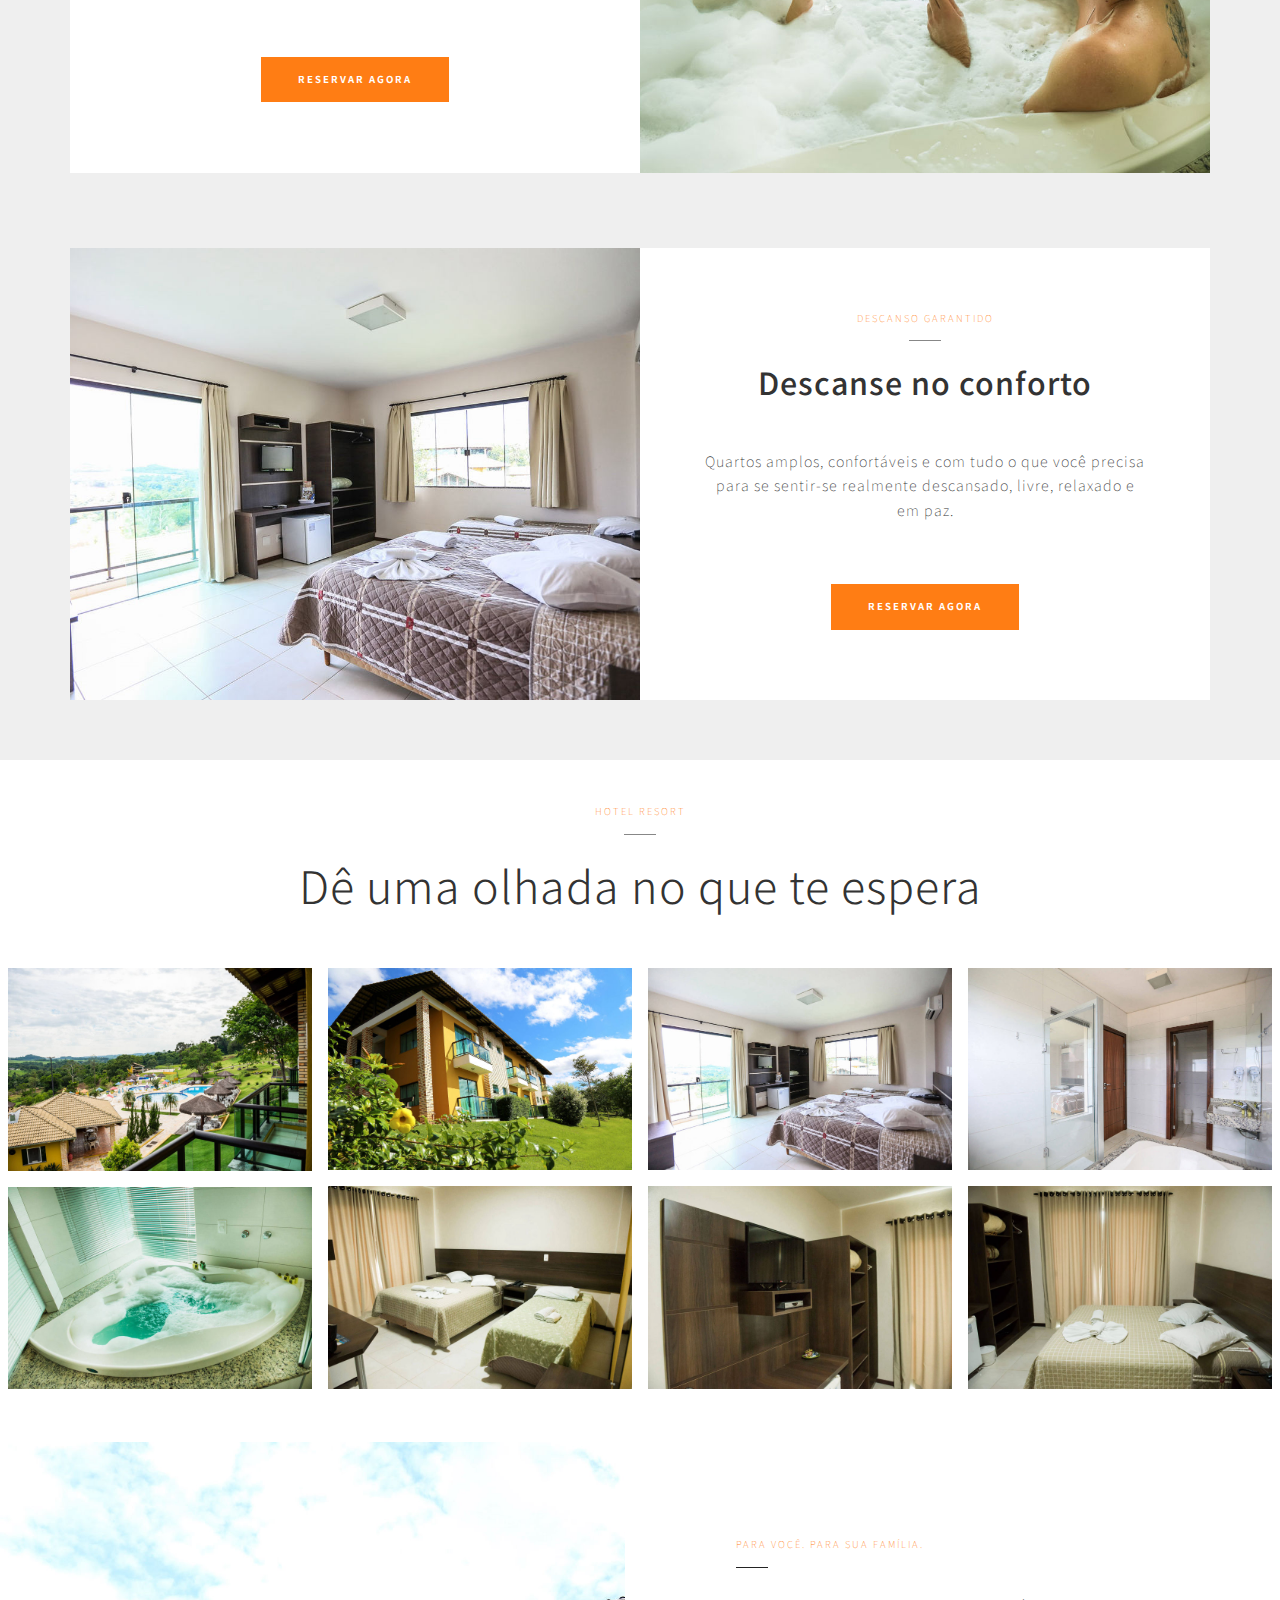
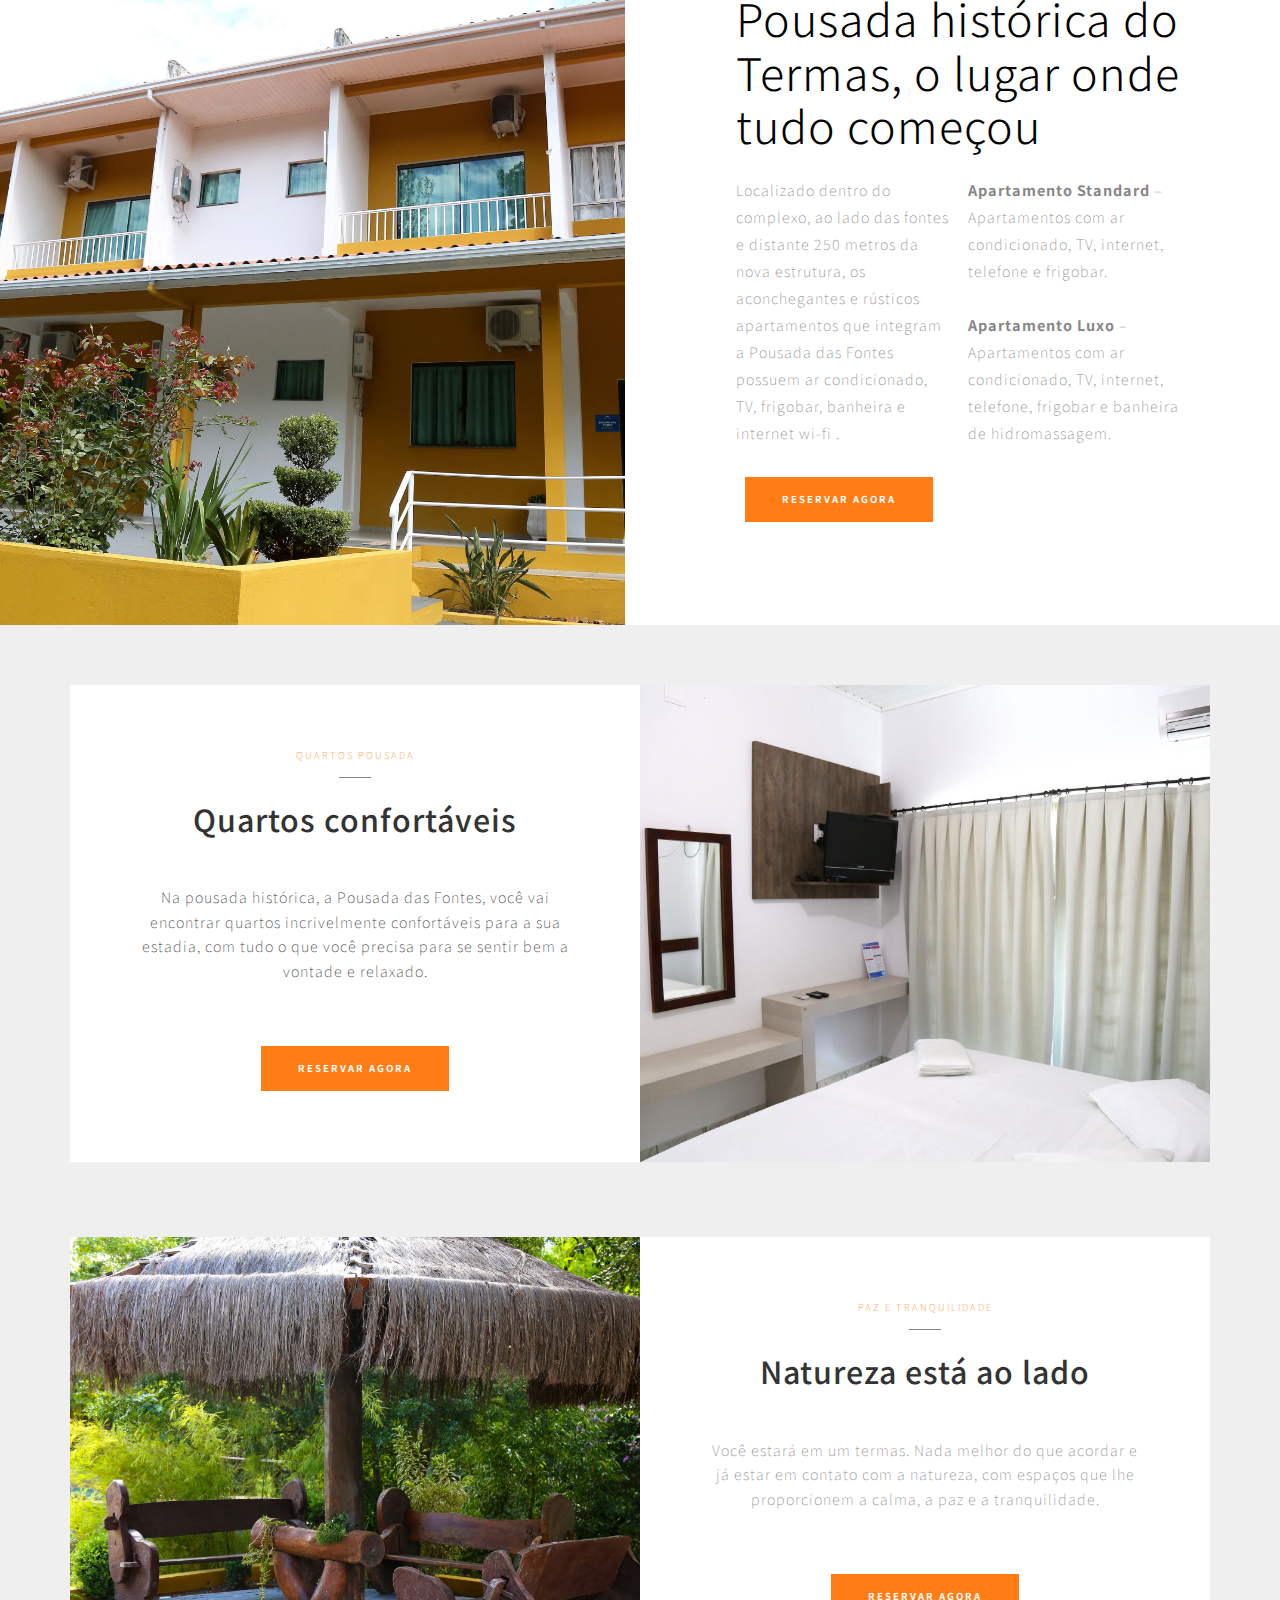
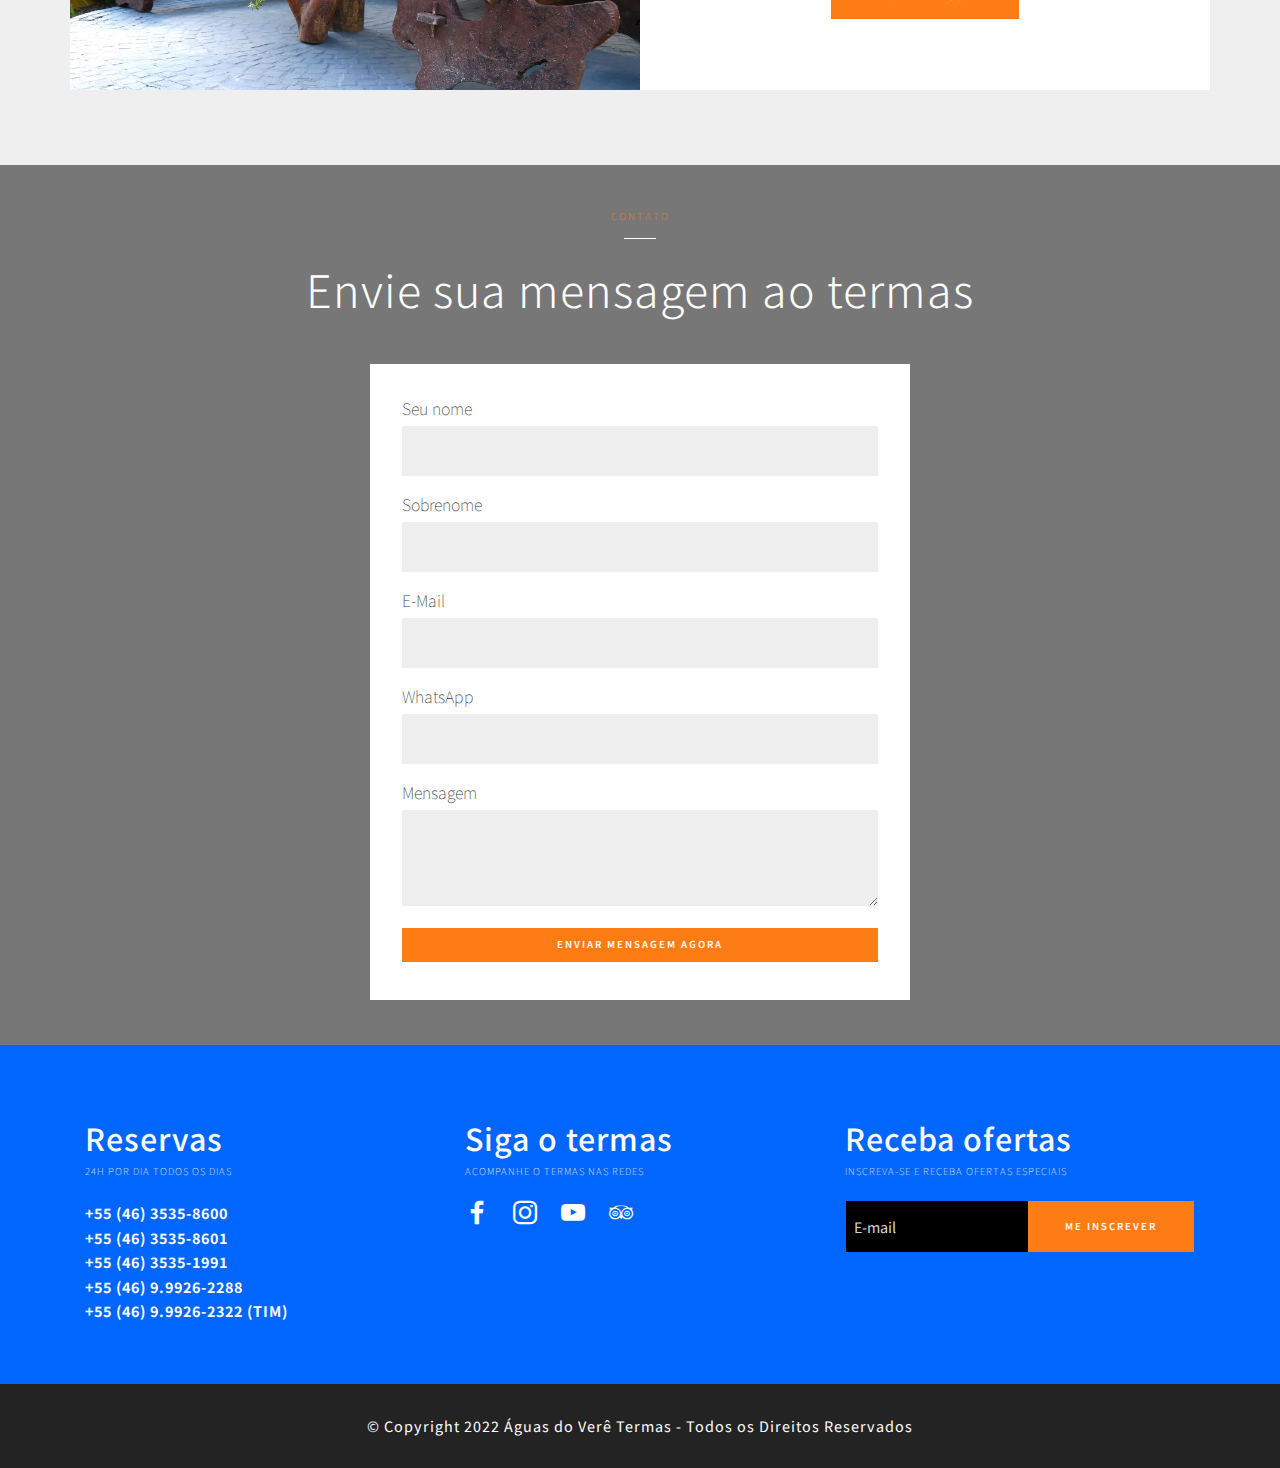
<file: acomodacoes.html>
<!DOCTYPE html>
<html  >
<head>
  
  <meta charset="UTF-8">
  <meta http-equiv="X-UA-Compatible" content="IE=edge">
  
  <meta name="twitter:card" content="summary_large_image"/>
  <meta name="twitter:image:src" content="">
  <meta property="og:image" content="">
  <meta name="twitter:title" content="Acomodações do Águas do Verê Termas e Resort">
  <meta name="viewport" content="width=device-width, initial-scale=1, minimum-scale=1">
  <link rel="shortcut icon" href="assets/images/aguas-do-vere-logo.svg" type="image/x-icon">
  <meta name="description" content="Conheças as acomodações do Águas do Verê Termas e Resort. Conforto, tranquilidade para toda a família.">
  
  
  <title>Acomodações do Águas do Verê Termas e Resort</title>
  <link rel="stylesheet" href="assets/web/assets/mobirise-icons/mobirise-icons.css">
  <link rel="stylesheet" href="assets/tether/tether.min.css">
  <link rel="stylesheet" href="assets/bootstrap/css/bootstrap.min.css">
  <link rel="stylesheet" href="assets/bootstrap/css/bootstrap-grid.min.css">
  <link rel="stylesheet" href="assets/bootstrap/css/bootstrap-reboot.min.css">
    <link rel="stylesheet" href="assets/dropdown/css/style.css">
  <link rel="stylesheet" href="assets/formstyler/jquery.formstyler.css">
  <link rel="stylesheet" href="assets/formstyler/jquery.formstyler.theme.css">
  <link rel="stylesheet" href="assets/datepicker/jquery.datetimepicker.min.css">
  <link rel="stylesheet" href="assets/socicon/css/styles.css">
  <link rel="stylesheet" href="assets/theme/css/style.css">
  <link rel="stylesheet" href="assets/gallery/style.css">
  <link rel="stylesheet" href="assets/recaptcha.css">
  <link rel="preload" href="https://fonts.googleapis.com/css?family=Noto+Sans+JP:100,300,400,500,700,900&display=swap" as="style" onload="this.onload=null;this.rel='stylesheet'">
  <noscript><link rel="stylesheet" href="https://fonts.googleapis.com/css?family=Noto+Sans+JP:100,300,400,500,700,900&display=swap"></noscript>
  <link rel="preload" as="style" href="assets/mobirise/css/mbr-additional.css"><link rel="stylesheet" href="assets/mobirise/css/mbr-additional.css" type="text/css">
  
  
  
  

</head>
<body>
  
  <section class="menu1 menu cid-tgVN1THvsu" once="menu" id="menu1-1s">

    
    

    <nav class="navbar navbar-dropdown navbar-fixed-top navbar-expand-lg">
        <div class="navbar-brand">
            <span class="navbar-logo">
                <a href="index.html">
                    <img src="assets/images/aguas-do-vere-logo.svg" alt="Águas do Verê Termas" style="height: 5.2rem;">
                </a>
            </span>
            
        </div>
        <button class="navbar-toggler" type="button" data-toggle="collapse" data-target="#navbarSupportedContent" aria-controls="navbarNavAltMarkup" aria-expanded="false" aria-label="Toggle navigation">
            <div class="hamburger">
                <span></span>
                <span></span>
                <span></span>
                <span></span>
            </div>
        </button>
      <div class="collapse navbar-collapse" id="navbarSupportedContent">
            <ul class="navbar-nav nav-dropdown mbr-section-btn" data-app-modern-menu="true"><li class="nav-item">
                    <a class="nav-link link text-white text-primary display-7" href="index.html"><strong>Inicial</strong></a>
                </li><li class="nav-item"><a class="nav-link link text-white text-primary display-7" href="pacotes-especiais.html"><strong>Pacotes</strong></a></li><li class="nav-item">
                    <a class="nav-link link text-white text-primary display-7" href="tarifas.html">Tarifas</a>
                </li><li class="nav-item dropdown">
                    <a class="nav-link link dropdown-toggle text-white display-7" href="#" data-toggle="dropdown-submenu" aria-expanded="false">Termas</a><div class="dropdown-menu"><a class="dropdown-item text-white text-primary display-7" href="acomodacoes.html">Acomodações</a><a class="dropdown-item text-white text-primary display-7" href="estrutura.html">Estrutura</a><a class="dropdown-item text-white text-primary display-7" href="eventos.html">Eventos</a><a class="dropdown-item text-white text-primary display-7" href="gastronomia.html">Gastronomia</a><a class="dropdown-item text-white text-primary display-7" href="hidromassagem.html">Hidromassagem</a><a class="dropdown-item text-white text-primary display-7" href="lazer.html">Lazer</a></div>
                </li>
                
                <li class="nav-item"><a class="nav-link link text-white text-primary display-7" href="contato.html">Contato</a></li></ul>
            <div class="icons-menu">
              <a href="https://www.facebook.com/termas.aguasdovere/" target="_blank">
                <span class="p-2 mbr-iconfont socicon-facebook socicon"></span>
              </a>
              <a href="https://www.youtube.com/results?search_query=%C3%A1guas+do+vere+termas" target="_blank">
                <span class="p-2 mbr-iconfont socicon-youtube socicon"></span>
              </a>
              <a href="https://www.instagram.com/aguasdoveretermas/" target="_blank">
                <span class="p-2 mbr-iconfont socicon-instagram socicon"></span>
              </a>
              <a href="https://www.tripadvisor.com.br/Hotel_Review-g3814824-d3786048-Reviews-Hotel_Resort_Aguas_do_Vere-Vere_State_of_Parana.html" target="_blank">
                <span class="p-2 mbr-iconfont socicon-tripadvisor socicon"></span>
              </a>
              
              
            </div>
            <div class="navbar-buttons mbr-section-btn"><a class="btn btn-sm btn-secondary display-4" href="https://api.whatsapp.com/send/?phone=5546999858627&text&type=phone_number&app_absent=0">RESERVAS</a></div>
      </div>
    </nav>
</section>

<section class="header6 hotelm4_header6 cid-tgVN1Ukv04" id="header6-1t">

	
    


	

	<div class="container">
		
		
		<h2 class="mbr-section-title mbr-fonts-style align-center mbr-white pb-4 display-1">
			Acomodações</h2>
		
		<div class="mbr-section-btn align-center pb-4"><a class="btn btn-lg btn-secondary display-4" href="https://api.whatsapp.com/send/?phone=5546999858627&text&type=phone_number&app_absent=0">FAÇA UMA RESERVA</a></div>
	</div>
	
</section>

<section class="features3 hotelm4_features3 cid-tgVPcUYL6v" id="features3-22">

	
    


	

	<div class="container-fluid">
		<div class="row justify-content-center">
			<div class="image-element col-xl-6">
				<div class="img-wrap" style="height: 100%; width: 100%;">
					<img src="assets/images/img-2757-2-1407x938.jpg" alt="">
				</div>
			</div>
			<div class="text-element col-xl-6">
				<h3 class="mbr-section-subtitle mbr-fonts-style mbr-lighter mbr-white display-4">
					PARA VOCÊ. PARA SUA FAMÍLIA.</h3>
				<div class="underline pb-3">
					<div class="line"></div>
				</div>
				<h2 class="mbr-section-title mbr-fonts-style pb-4 mbr-white display-2">Hotel Resort para momentos de paz e descanso</h2>
				<div class="paragraphs-wrapper pb-4">
					<p class="mbr-text mbr-fonts-style mbr-lighter first-paragraph display-7">Para momentos de aconchego e descanço, o Hotel e Resort Águas do Verê Termas oferece 55 acomodações, sendo 13 luxo e 42 stand.<br><br><strong>Apartamento Standard </strong>– Cama Box Casal e Cama Box Solteiro, TV LCD 26″, Frigobar, Ar Condicionado Split, Telefone, Cofre, Secador de Cabelo, Banheiro Privativo com aquecimento central e Acesso à Internet.</p>
					<p class="second-paragraph mbr-text mbr-fonts-style mbr-lighter display-7"><strong>
						Apartamento Luxo</strong> – Cama Box Casal e Cama Box Solteiro, TV LCD 28″, Frigobar, Ar Condicionado Split, Telefone, Cofre, Secador de Cabelo, Banheiro Privativo com aquecimento central, Banheira com Hidromassagem, Acesso à Internet e Sacada com Varanda.
					</p>
				</div>
				<div class="mbr-section-btn"><a class="btn btn-lg btn-secondary display-4" href="https://api.whatsapp.com/send/?phone=5546999858627&text&type=phone_number&app_absent=0">RESERVAR AGORA</a></div>
			</div>
		</div>
	</div>
</section>

<section class="features4 hotelm4_features4 cid-tgVQVtBgaW" id="features4-24">

	
    


	
	<div class="container">
		<div class="row justify-content-center">
			<div class="col-md-6 image-element">
				<div class="img-wrap" style="width: 80%; height: 80%;">
					<img src="assets/images/hidromassagem-1140x760.jpg" alt="">
				</div>
			</div>
			<div class="col-md-6 text-element">
				<h3 class="mbr-section-subtitle mbr-fonts-style mbr-lighter align-center display-4">
					LUXO E CONFORTO</h3>
				<div class="underline align-center pb-3">
					<div class="line"></div>
				</div>
				<h2 class="mbr-section-title mbr-fonts-style align-center display-5">
					Hidromassagem</h2>
				<p class="mbr-text mbr-fonts-style mbr-lighter align-center display-7">
					Desfrute de momentos de lazer, conforto e relaxamento em nossas banheiras de hidromassagem, presentes nas acomodações de luxo do Hotel Resort.</p>
				<div class="mbr-section-btn align-center pt-2"><a class="btn btn-lg btn-secondary display-4" href="https://api.whatsapp.com/send/?phone=5546999858627&text&type=phone_number&app_absent=0">RESERVAR AGORA</a></div>
			</div>
		</div>
	</div>
</section>

<section class="features14 hotelm4_features14 cid-tgVRJmoeDz" id="features14-25">

	
    


	
	<div class="container">
		<div class="row justify-content-center">
			<div class="col-md-6 image-element">
				<div class="img-wrap" style="width: 80%; height: 80%;">
					<img src="assets/images/img-2757-1-1140x760.jpg" alt="">
				</div>
			</div>
			<div class="col-md-6 text-element">
				<h3 class="mbr-section-subtitle mbr-fonts-style mbr-lighter align-center display-4">DESCANSO GARANTIDO</h3>
				<div class="underline align-center pb-3">
					<div class="line"></div>
				</div>
				<h2 class="mbr-section-title mbr-fonts-style align-center display-5">Descanse no conforto</h2>
				<p class="mbr-text mbr-fonts-style mbr-lighter align-center display-7">
					Quartos amplos, confortáveis e com tudo o que você precisa para se sentir-se realmente descansado, livre, relaxado e em paz.</p>
				<div class="mbr-section-btn align-center pt-2"><a class="btn btn-lg btn-secondary display-4" href="https://api.whatsapp.com/send/?phone=5546999858627&text&type=phone_number&app_absent=0">RESERVAR AGORA</a></div>
			</div>
		</div>
	</div>
</section>

<section class="gallery1 hotelm4_gallery1 mbr-gallery mbr-slider-carousel cid-tgVSklBUjW" id="gallery1-26">

	

	

	<h3 class="mbr-section-subtitle mbr-fonts-style mbr-lighter align-center display-4">
		HOTEL RESORT</h3>

	<div class="underline align-center pb-3">
		<div class="line"></div>
	</div>

	<h2 class="mbr-section-title mbr-fonts-style align-center pb-5 display-2">
		Dê uma olhada no que te espera</h2>

	<div class="col-left-gallery"><!-- Filter --><!-- Gallery --><div class="mbr-gallery-row"><div class="mbr-gallery-layout-default"><div><div><div class="mbr-gallery-item mbr-gallery-item--p1" data-video-url="false" data-tags="Fantástica"><div href="#lb-gallery1-26" data-slide-to="0" data-bs-slide-to="0" data-toggle="modal" data-bs-toggle="modal"><img src="assets/images/1582-vere-termas-9112017-2000x1335-800x534.jpg" alt="" title=""><span class="icon-focus"></span></div></div><div class="mbr-gallery-item mbr-gallery-item--p1" data-video-url="false" data-tags="Responsivo"><div href="#lb-gallery1-26" data-slide-to="1" data-bs-slide-to="1" data-toggle="modal" data-bs-toggle="modal"><img src="assets/images/img-7276-2000x1333-800x533.jpg" alt="" title=""><span class="icon-focus"></span></div></div><div class="mbr-gallery-item mbr-gallery-item--p1" data-video-url="false" data-tags="Criativo"><div href="#lb-gallery1-26" data-slide-to="2" data-bs-slide-to="2" data-toggle="modal" data-bs-toggle="modal"><img src="assets/images/img-2757-1-1407x938-800x533.jpg" alt="" title=""><span class="icon-focus"></span></div></div><div class="mbr-gallery-item mbr-gallery-item--p1" data-video-url="false" data-tags="Animado"><div href="#lb-gallery1-26" data-slide-to="3" data-bs-slide-to="3" data-toggle="modal" data-bs-toggle="modal"><img src="assets/images/img-2762-1407x938-800x533.jpg" alt="" title=""><span class="icon-focus"></span></div></div><div class="mbr-gallery-item mbr-gallery-item--p1" data-video-url="false" data-tags="Fantástica"><div href="#lb-gallery1-26" data-slide-to="4" data-bs-slide-to="4" data-toggle="modal" data-bs-toggle="modal"><img src="assets/images/q10-1348x900-800x534.jpg" alt="" title=""><span class="icon-focus"></span></div></div><div class="mbr-gallery-item mbr-gallery-item--p1" data-video-url="false" data-tags="Fantástica"><div href="#lb-gallery1-26" data-slide-to="5" data-bs-slide-to="5" data-toggle="modal" data-bs-toggle="modal"><img src="assets/images/q6-2-1348x900-800x534.jpg" alt="" title=""><span class="icon-focus"></span></div></div><div class="mbr-gallery-item mbr-gallery-item--p1" data-video-url="false" data-tags="Responsivo"><div href="#lb-gallery1-26" data-slide-to="6" data-bs-slide-to="6" data-toggle="modal" data-bs-toggle="modal"><img src="assets/images/q8-1348x900-800x534.jpg" alt="" title=""><span class="icon-focus"></span></div></div><div class="mbr-gallery-item mbr-gallery-item--p1" data-video-url="false" data-tags="Animado"><div href="#lb-gallery1-26" data-slide-to="7" data-bs-slide-to="7" data-toggle="modal" data-bs-toggle="modal"><img src="assets/images/q7-2000x1335-800x534.jpg" alt="" title=""><span class="icon-focus"></span></div></div></div></div><div class="clearfix"></div></div></div><!-- Lightbox --><div data-app-prevent-settings="" class="mbr-slider modal fade carousel slide" tabindex="-1" data-keyboard="true" data-bs-keyboard="true" data-interval="false" data-bs-interval="false" id="lb-gallery1-26"><div class="modal-dialog"><div class="modal-content"><div class="modal-body"><div class="carousel-inner"><div class="carousel-item active"><img src="assets/images/1582-vere-termas-9112017-2000x1335.jpg" alt="" title=""></div><div class="carousel-item"><img src="assets/images/img-7276-2000x1333.jpg" alt="" title=""></div><div class="carousel-item"><img src="assets/images/img-2757-1-1407x938.jpg" alt="" title=""></div><div class="carousel-item"><img src="assets/images/img-2762-1407x938.jpg" alt="" title=""></div><div class="carousel-item"><img src="assets/images/q10-1348x900.jpg" alt="" title=""></div><div class="carousel-item"><img src="assets/images/q6-2-1348x900.jpg" alt="" title=""></div><div class="carousel-item"><img src="assets/images/q8-1348x900.jpg" alt="" title=""></div><div class="carousel-item"><img src="assets/images/q7-2000x1335.jpg" alt="" title=""></div></div><a class="carousel-control carousel-control-prev" role="button" data-slide="prev" data-bs-slide="prev" href="#lb-gallery1-26"><span class="mbri-left mbr-iconfont" aria-hidden="true"></span><span class="sr-only visually-hidden">Previous</span></a><a class="carousel-control carousel-control-next" role="button" data-slide="next" data-bs-slide="next" href="#lb-gallery1-26"><span class="mbri-right mbr-iconfont" aria-hidden="true"></span><span class="sr-only visually-hidden">Next</span></a><a class="close" href="#" role="button" data-dismiss="modal" data-bs-dismiss="modal"><span class="sr-only visually-hidden">Close</span></a></div></div></div></div></div>
</section>

<section class="features3 hotelm4_features3 cid-tgVU9ltewH" id="features3-27">

	
    


	

	<div class="container-fluid">
		<div class="row justify-content-center">
			<div class="image-element col-xl-6">
				<div class="img-wrap" style="height: 100%; width: 100%;">
					<img src="assets/images/img-2143-2-2195x1463.jpg" alt="">
				</div>
			</div>
			<div class="text-element col-xl-6">
				<h3 class="mbr-section-subtitle mbr-fonts-style mbr-lighter mbr-white display-4">
					PARA VOCÊ. PARA SUA FAMÍLIA.</h3>
				<div class="underline pb-3">
					<div class="line"></div>
				</div>
				<h2 class="mbr-section-title mbr-fonts-style pb-4 mbr-white display-2">Pousada histórica do Termas, o lugar onde tudo começou</h2>
				<div class="paragraphs-wrapper pb-4">
					<p class="mbr-text mbr-fonts-style mbr-lighter first-paragraph display-7">Localizado dentro do complexo, ao lado das fontes e distante 250 metros da nova estrutura, os aconchegantes e rústicos apartamentos que integram a Pousada das Fontes possuem ar condicionado, TV, frigobar, banheira e internet wi-fi .</p>
					<p class="second-paragraph mbr-text mbr-fonts-style mbr-lighter display-7"><strong>Apartamento Standard</strong> – Apartamentos com ar condicionado, TV, internet, telefone e frigobar.<br><br><strong>Apartamento Luxo</strong> – Apartamentos com ar condicionado, TV, internet, telefone, frigobar e banheira de hidromassagem.<br></p>
				</div>
				<div class="mbr-section-btn"><a class="btn btn-lg btn-secondary display-4" href="https://api.whatsapp.com/send/?phone=5546999858627&text&type=phone_number&app_absent=0">RESERVAR AGORA</a></div>
			</div>
		</div>
	</div>
</section>

<section class="features4 hotelm4_features4 cid-tgVWeSkfCd" id="features4-29">

	
    


	
	<div class="container">
		<div class="row justify-content-center">
			<div class="col-md-6 image-element">
				<div class="img-wrap" style="width: 80%; height: 80%;">
					<img src="assets/images/img-2172-1-1140x760.jpg" alt="">
				</div>
			</div>
			<div class="col-md-6 text-element">
				<h3 class="mbr-section-subtitle mbr-fonts-style mbr-lighter align-center display-4">
					QUARTOS POUSADA</h3>
				<div class="underline align-center pb-3">
					<div class="line"></div>
				</div>
				<h2 class="mbr-section-title mbr-fonts-style align-center display-5">
					Quartos confortáveis</h2>
				<p class="mbr-text mbr-fonts-style mbr-lighter align-center display-7">
					Na pousada histórica, a Pousada das Fontes, você vai encontrar quartos incrivelmente confortáveis para a sua estadia, com tudo o que você precisa para se sentir bem a vontade e relaxado.</p>
				<div class="mbr-section-btn align-center pt-2"><a class="btn btn-lg btn-secondary display-4" href="https://api.whatsapp.com/send/?phone=5546999858627&text&type=phone_number&app_absent=0">RESERVAR AGORA</a></div>
			</div>
		</div>
	</div>
</section>

<section class="features14 hotelm4_features14 cid-tgVWEIyIYw" id="features14-2a">

	
    


	
	<div class="container">
		<div class="row justify-content-center">
			<div class="col-md-6 image-element">
				<div class="img-wrap" style="width: 80%; height: 80%;">
					<img src="assets/images/img-2212-1-1140x760.jpg" alt="">
				</div>
			</div>
			<div class="col-md-6 text-element">
				<h3 class="mbr-section-subtitle mbr-fonts-style mbr-lighter align-center display-4">
					PAZ E TRANQUILIDADE</h3>
				<div class="underline align-center pb-3">
					<div class="line"></div>
				</div>
				<h2 class="mbr-section-title mbr-fonts-style align-center display-5">Natureza está ao lado</h2>
				<p class="mbr-text mbr-fonts-style mbr-lighter align-center display-7">
					Você estará em um termas. Nada melhor do que acordar e já estar em contato com a natureza, com espaços que lhe proporcionem a calma, a paz e a tranquilidade.</p>
				<div class="mbr-section-btn align-center pt-2"><a class="btn btn-lg btn-secondary display-4" href="https://api.whatsapp.com/send/?phone=5546999858627&text&type=phone_number&app_absent=0">RESERVAR AGORA</a></div>
			</div>
		</div>
	</div>
</section>

<section class="form4 hotelm4_form4 cid-theNkYmFL2 mbr-parallax-background" id="form4-4c">

	
    


	<div class="mbr-overlay" style="opacity: 0.5; background-color: rgb(0, 0, 0);">
	</div>
	<div class="container">
		<h3 class="mbr-section-subtitle main-subtitle mbr-fonts-style align-center mbr-lighter mbr-white display-4">
			CONTATO</h3>
		<div class="underline align-center pb-3">
			<div class="line"></div>
		</div>
		<h2 class="mbr-section-title main-title mbr-fonts-style align-center pb-5 mbr-white display-2">
			Envie sua mensagem ao termas</h2>
		<div class="row justify-content-center">
			<div class="col-md-8 col-lg-6 form-wrapper">
				
				<div class="form1" data-form-type="formoid">
<!--Formbuilder Form-->
<form action="https://mobirise.eu/" method="POST" class="mbr-form form-with-styler" data-form-title="FORMULÁRIO SITE"><input type="hidden" name="email" data-form-email="true" value="POk04leea0f2m1xMuzaQBriZ/x79bc+h/zAgt6MuIP7fU5Zweq+z2CBnb3hemiYgrRK59/oq8FQrv7sFTx9O/gGIwum7G2UAvZLZAVhp042UYVATWlckmYRt7PP2yhaY.VGpvkYuEakTUKV8Hw6TSQ+pJAhiZ/Lnrenpl6iD03NtYFU6KGWKn63+ILmCQzUPBvNp1HV6U5FFm7f8Qpc0NvQo+a23u+yYRlhpkkAZyLzauvd7Aj+p/fSaDYioeKGHz">
<div class="row">
<div hidden="hidden" data-form-alert="" class="alert alert-success col-12">Obrigado! Mensagem enviada.</div>
<div hidden="hidden" data-form-alert-danger="" class="alert alert-danger col-12"> </div>
</div>
<div class="dragArea row">
<div class="col-md-12 form-group " data-for="Nome">
<label for="Nome-form4-4c" class="form-control-label mbr-fonts-style display-7">Seu nome</label>
<input type="text" name="Nome" data-form-field="Nome" required="required" class="form-control display-7" value="" id="Nome-form4-4c">
</div>
<div class="col-md-12 form-group " data-for="Sobrenome">
<label for="Sobrenome-form4-4c" class="form-control-label mbr-fonts-style display-7">Sobrenome</label>
<input type="text" name="Sobrenome" data-form-field="Sobrenome" required="required" class="form-control display-7" value="" id="Sobrenome-form4-4c">
</div>
<div data-for="Email" class="col-md-12 form-group ">
<label for="Email-form4-4c" class="form-control-label mbr-fonts-style display-7">E-Mail</label>
<input type="email" name="Email" data-form-field="Email" class="form-control display-7" required="required" value="" id="Email-form4-4c">
</div>
<div data-for="Whatsapp" class="col-md-12 form-group ">
<label for="Whatsapp-form4-4c" class="form-control-label mbr-fonts-style display-7">WhatsApp</label>
<input type="tel" name="Whatsapp" data-form-field="Whatsapp" class="form-control display-7" value="" id="Whatsapp-form4-4c">
</div>
<div data-for="Mensagem" class="col-md-12 form-group ">
<label for="Mensagem-form4-4c" class="form-control-label mbr-fonts-style display-7">Mensagem</label>
<textarea name="Mensagem" data-form-field="Mensagem" class="form-control display-7" id="Mensagem-form4-4c"></textarea>
</div>
<div class="col-md-12 input-group-btn">
<button type="submit" class="w-100 btn btn-lg btn-form btn-secondary display-4">ENVIAR MENSAGEM AGORA</button>
</div>
</div>
</form><!--Formbuilder Form-->
</div>
			</div>
		</div>
	</div>
</section>

<section class="footer1 cid-theZMasog8" id="footer1-4i">
    

    

    <div class="container">
        <div class="row justify-content-center mbr-white">
            <div class="col-md-6 first-column col-lg-4">
                <h2 class="mbr-section-title mbr-fonts-style pb-2 display-5">
                    Reservas</h2>
                <h3 class="mbr-section-subtitle mbr-fonts-style mbr-lighter display-4">
                    24H POR DIA TODOS OS DIAS</h3>
                <p class="mbr-text mbr-fonts-style display-7"><strong>+55 (46) 3535-8600<br>+55 (46) 3535-8601<br>+55 (46) 3535-1991<br>+55 (46) 9.9926-2288<br>+55 (46) 9.9926-2322 (TIM)</strong><br>
                </p>
            </div>
            <div class="col-md-6 second-column col-lg-4">
                <h2 class="mbr-section-title mbr-fonts-style pb-2 display-5">
                    Siga o termas</h2>
                <h3 class="mbr-section-subtitle mbr-fonts-style mbr-lighter display-4">ACOMPANHE O TERMAS NAS REDES</h3>
                <div class="icons-wrapper">
                    <ul>
                        <li>
                            <a class="icon-transition" href="#">
                                <span class="mbr-iconfont socicon-facebook socicon"></span>
                            </a>
                        </li>
                        <li>
                            <a class="icon-transition" href="#">
                                <span class="mbr-iconfont socicon-instagram socicon"></span>
                            </a>
                        </li>
                        <li>
                            <a class="icon-transition" href="#">
                                <span class="mbr-iconfont socicon-youtube socicon"></span>
                            </a>
                        </li>
                        <li>
                            <a class="icon-transition" href="#">
                                <span class="mbr-iconfont socicon-tripadvisor socicon"></span>
                            </a>
                        </li>
                        
                        
                    </ul>
                </div>
            </div>
            <div class="col-md-7 col-lg-4 third-column">
                <h2 class="mbr-section-title mbr-fonts-style pb-2 display-5">
                    Receba ofertas</h2>
                <h3 class="mbr-section-subtitle mbr-fonts-style mbr-lighter display-4">
                    INSCREVA-SE E RECEBA OFERTAS ESPECIAIS</h3>
                <div class="form1 px-3" data-form-type="formoid">
<!--Formbuilder Form-->
<form action="https://mobirise.eu/" method="POST" class="mbr-form form-with-styler" data-form-title="INSCRIÇÃO EMAIL"><input type="hidden" name="email" data-form-email="true" value="k1vAkRFMb6+NHGrWllrHK0fEJiDB/+is7dcwWkQz4qJukUShEoZKWHugA6BzZV6M6tzZhGefS9ZpvB6B3PS3qVNTwWA48V/DWnStg0bBdQ7vaO/SMIow4VmpAg9o058A.aflyqG9kpERX7UWMb3wm0rRVgceZgqU1HkeEWu1Kw87/Q+v2JjUL5NP5805V+v5dTfU9iJNltbiynW6AsXOv4bjIcXCgU121UCQy92YvKOfSrekngJSVJ6CAZBTji6bR">
<div class="row">
<div hidden="hidden" data-form-alert="" class="alert alert-success col-12">Obrigado por se inscrever!</div>
<div hidden="hidden" data-form-alert-danger="" class="alert alert-danger col-12">
</div>
</div>
<div class="dragArea row">
<div class="col form-group" data-for="email">
<input type="text" name="email" placeholder="E-mail" data-form-field="E-mail" required="required" class="form-control display-7" value="" id="email-footer1-4i">
</div>
<div class="col-auto input-group-btn">
<button type="submit" class="w-100 btn btn-lg btn-secondary display-4">ME INSCREVER</button>
</div>
</div>
</form><!--Formbuilder Form-->
</div>
            </div>
        </div>
    </div>
</section>

<section class="footer2 cid-tgVN1WPEkg" once="footer" id="footer2-20">

    

    

    <div class="container">
        <div class="row justify-content-center mbr-white">
            <div class="col-12">
                <p class="mbr-text mb-0 mbr-fonts-style align-center display-7">
                    © Copyright 2022 Águas do Verê Termas - Todos os Direitos Reservados</p>
            </div>
        </div>
    </div>
</section>


<script src="assets/web/assets/jquery/jquery.min.js"></script>
  <script src="assets/popper/popper.min.js"></script>
  <script src="assets/tether/tether.min.js"></script>
  <script src="assets/bootstrap/js/bootstrap.min.js"></script>
  <script src="assets/smoothscroll/smooth-scroll.js"></script>
      <script src="assets/dropdown/js/nav-dropdown.js"></script>
  <script src="assets/dropdown/js/navbar-dropdown.js"></script>
  <script src="assets/touchswipe/jquery.touch-swipe.min.js"></script>
  <script src="assets/masonry/masonry.pkgd.min.js"></script>
  <script src="assets/imagesloaded/imagesloaded.pkgd.min.js"></script>
  <script src="assets/bootstrapcarouselswipe/bootstrap-carousel-swipe.js"></script>
  <script src="assets/formstyler/jquery.formstyler.js"></script>
  <script src="assets/formstyler/jquery.formstyler.min.js"></script>
  <script src="assets/datepicker/jquery.datetimepicker.full.js"></script>
  <script src="assets/parallax/jarallax.min.js"></script>
  <script src="assets/theme/js/script.js"></script>
  <script src="assets/gallery/player.min.js"></script>
  <script src="assets/gallery/script.js"></script>
  <script src="assets/formoid.min.js"></script>
  
  
  

</body>
</html>
</file>
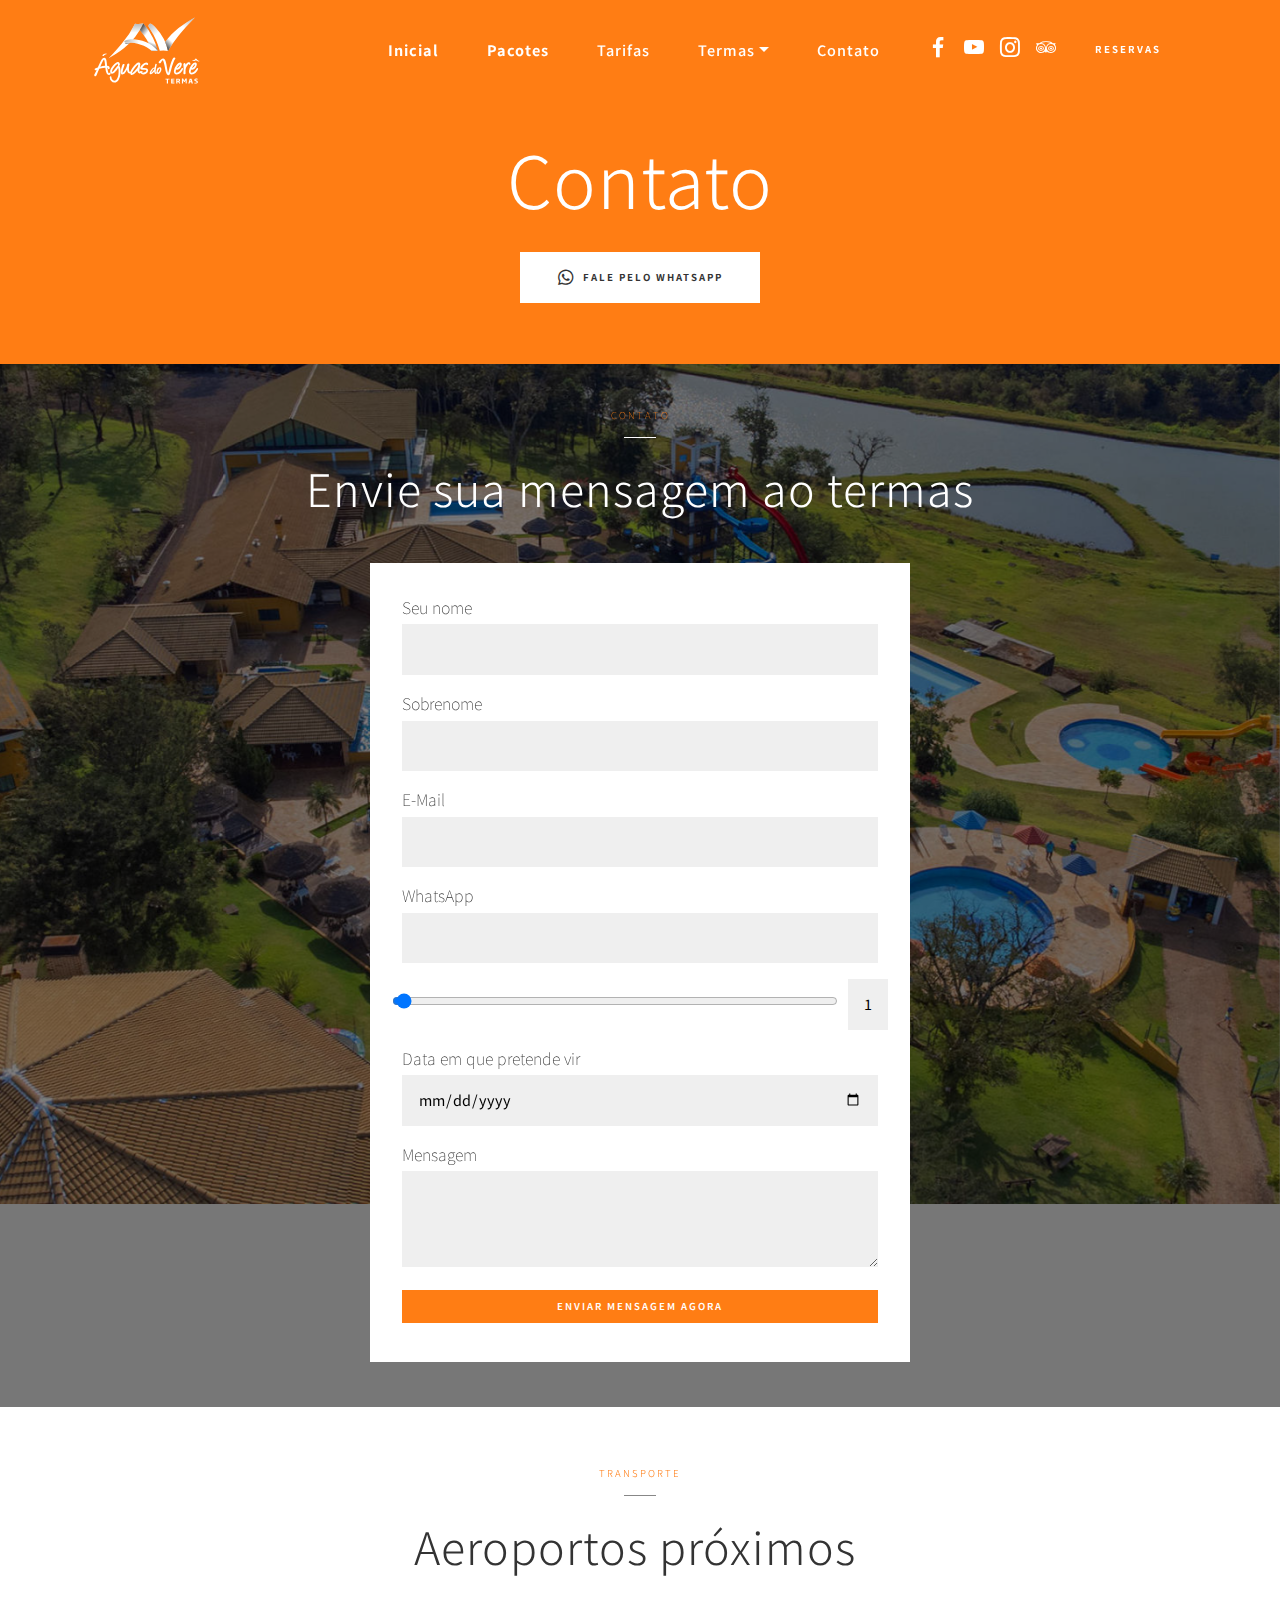
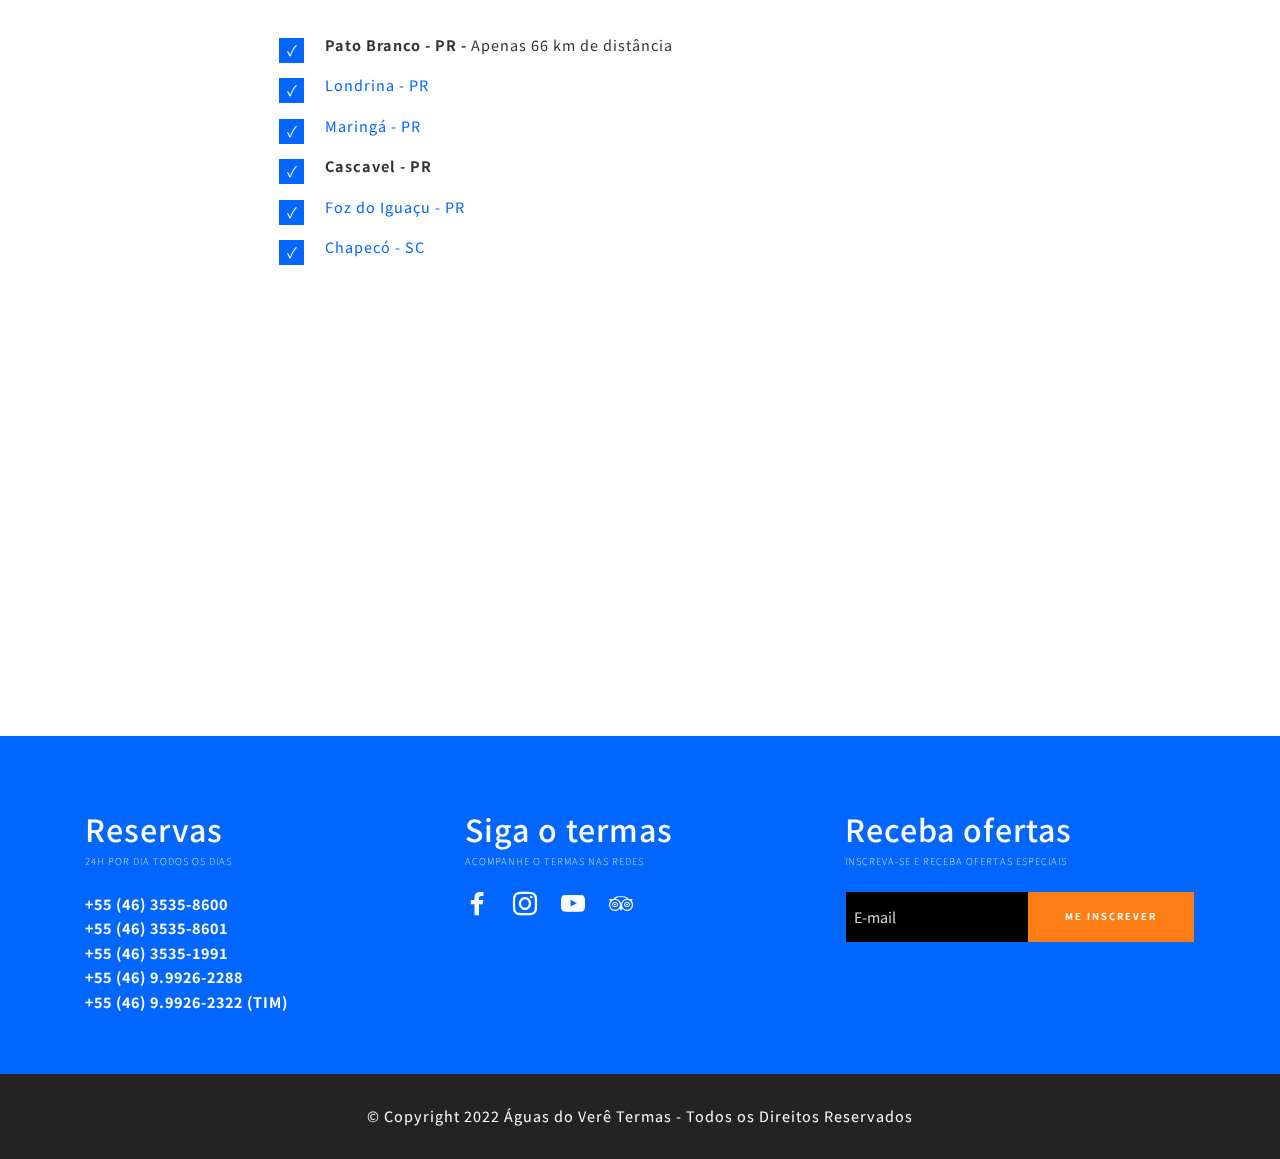
<file: contato.html>
<!DOCTYPE html>
<html  >
<head>
  
  <meta charset="UTF-8">
  <meta http-equiv="X-UA-Compatible" content="IE=edge">
  
  <meta name="twitter:card" content="summary_large_image"/>
  <meta name="twitter:image:src" content="">
  <meta property="og:image" content="">
  <meta name="twitter:title" content="Contatos do Águas do Verê Termas e Resort">
  <meta name="viewport" content="width=device-width, initial-scale=1, minimum-scale=1">
  <link rel="shortcut icon" href="assets/images/aguas-do-vere-logo.svg" type="image/x-icon">
  <meta name="description" content="Entre em contato com a equipe do Águas do Verê Termas e faça agora a sua reserva para inesquecíveis momentos.">
  
  
  <title>Contatos do Águas do Verê Termas e Resort</title>
  <link rel="stylesheet" href="assets/web/assets/mobirise-icons/mobirise-icons.css">
  <link rel="stylesheet" href="assets/tether/tether.min.css">
  <link rel="stylesheet" href="assets/bootstrap/css/bootstrap.min.css">
  <link rel="stylesheet" href="assets/bootstrap/css/bootstrap-grid.min.css">
  <link rel="stylesheet" href="assets/bootstrap/css/bootstrap-reboot.min.css">
    <link rel="stylesheet" href="assets/dropdown/css/style.css">
  <link rel="stylesheet" href="assets/formstyler/jquery.formstyler.css">
  <link rel="stylesheet" href="assets/formstyler/jquery.formstyler.theme.css">
  <link rel="stylesheet" href="assets/datepicker/jquery.datetimepicker.min.css">
  <link rel="stylesheet" href="assets/socicon/css/styles.css">
  <link rel="stylesheet" href="assets/theme/css/style.css">
  <link rel="stylesheet" href="assets/recaptcha.css">
  <link rel="preload" href="https://fonts.googleapis.com/css?family=Noto+Sans+JP:100,300,400,500,700,900&display=swap" as="style" onload="this.onload=null;this.rel='stylesheet'">
  <noscript><link rel="stylesheet" href="https://fonts.googleapis.com/css?family=Noto+Sans+JP:100,300,400,500,700,900&display=swap"></noscript>
  <link rel="preload" as="style" href="assets/mobirise/css/mbr-additional.css"><link rel="stylesheet" href="assets/mobirise/css/mbr-additional.css" type="text/css">
  
  
  
  

</head>
<body>
  
  <section class="menu1 menu cid-tgVHJ87YUs" once="menu" id="menu1-1g">

    
    

    <nav class="navbar navbar-dropdown navbar-fixed-top navbar-expand-lg">
        <div class="navbar-brand">
            <span class="navbar-logo">
                <a href="index.html">
                    <img src="assets/images/aguas-do-vere-logo.svg" alt="Águas do Verê Termas" style="height: 5.2rem;">
                </a>
            </span>
            
        </div>
        <button class="navbar-toggler" type="button" data-toggle="collapse" data-target="#navbarSupportedContent" aria-controls="navbarNavAltMarkup" aria-expanded="false" aria-label="Toggle navigation">
            <div class="hamburger">
                <span></span>
                <span></span>
                <span></span>
                <span></span>
            </div>
        </button>
      <div class="collapse navbar-collapse" id="navbarSupportedContent">
            <ul class="navbar-nav nav-dropdown mbr-section-btn" data-app-modern-menu="true"><li class="nav-item">
                    <a class="nav-link link text-white text-primary display-7" href="index.html"><strong>Inicial</strong></a>
                </li><li class="nav-item"><a class="nav-link link text-white text-primary display-7" href="pacotes-especiais.html"><strong>Pacotes</strong></a></li><li class="nav-item">
                    <a class="nav-link link text-white text-primary display-7" href="tarifas.html">Tarifas</a>
                </li><li class="nav-item dropdown">
                    <a class="nav-link link dropdown-toggle text-white display-7" href="#" data-toggle="dropdown-submenu" aria-expanded="false">Termas</a><div class="dropdown-menu"><a class="dropdown-item text-white text-primary display-7" href="acomodacoes.html">Acomodações</a><a class="dropdown-item text-white text-primary display-7" href="estrutura.html">Estrutura</a><a class="dropdown-item text-white text-primary display-7" href="eventos.html">Eventos</a><a class="dropdown-item text-white text-primary display-7" href="gastronomia.html">Gastronomia</a><a class="dropdown-item text-white text-primary display-7" href="hidromassagem.html">Hidromassagem</a><a class="dropdown-item text-white text-primary display-7" href="lazer.html">Lazer</a></div>
                </li>
                
                <li class="nav-item"><a class="nav-link link text-white text-primary display-7" href="contato.html">Contato</a></li></ul>
            <div class="icons-menu">
              <a href="https://www.facebook.com/termas.aguasdovere/" target="_blank">
                <span class="p-2 mbr-iconfont socicon-facebook socicon"></span>
              </a>
              <a href="https://www.youtube.com/results?search_query=%C3%A1guas+do+vere+termas" target="_blank">
                <span class="p-2 mbr-iconfont socicon-youtube socicon"></span>
              </a>
              <a href="https://www.instagram.com/aguasdoveretermas/" target="_blank">
                <span class="p-2 mbr-iconfont socicon-instagram socicon"></span>
              </a>
              <a href="https://www.tripadvisor.com.br/Hotel_Review-g3814824-d3786048-Reviews-Hotel_Resort_Aguas_do_Vere-Vere_State_of_Parana.html" target="_blank">
                <span class="p-2 mbr-iconfont socicon-tripadvisor socicon"></span>
              </a>
              
              
            </div>
            <div class="navbar-buttons mbr-section-btn"><a class="btn btn-sm btn-secondary display-4" href="https://api.whatsapp.com/send/?phone=5546999858627&text&type=phone_number&app_absent=0">RESERVAS</a></div>
      </div>
    </nav>
</section>

<section class="header6 hotelm4_header6 cid-tgVHJ90wrQ" id="header6-1h">

	
    


	

	<div class="container">
		
		
		<h2 class="mbr-section-title mbr-fonts-style align-center mbr-white pb-4 display-1">
			Contato</h2>
		
		<div class="mbr-section-btn align-center pb-4"><a class="btn btn-lg btn-white display-4" href="https://api.whatsapp.com/send/?phone=5546999858627&text&type=phone_number&app_absent=0"><span class="socicon socicon-whatsapp mbr-iconfont mbr-iconfont-btn"></span>FALE PELO WHATSAPP</a></div>
	</div>
	
</section>

<section class="form4 hotelm4_form4 cid-tgVHJaSXZ8 mbr-parallax-background" id="form4-1m">

	
    


	<div class="mbr-overlay" style="opacity: 0.5; background-color: rgb(0, 0, 0);">
	</div>
	<div class="container">
		<h3 class="mbr-section-subtitle main-subtitle mbr-fonts-style align-center mbr-lighter mbr-white display-4">
			CONTATO</h3>
		<div class="underline align-center pb-3">
			<div class="line"></div>
		</div>
		<h2 class="mbr-section-title main-title mbr-fonts-style align-center pb-5 mbr-white display-2">
			Envie sua mensagem ao termas</h2>
		<div class="row justify-content-center">
			<div class="col-md-8 col-lg-6 form-wrapper">
				
				<div class="form1" data-form-type="formoid">
<!--Formbuilder Form-->
<form action="https://mobirise.eu/" method="POST" class="mbr-form form-with-styler" data-form-title="CONTATO SITE"><input type="hidden" name="email" data-form-email="true" value="ISVQOb8ElRpu1a+iND6LO+a6wLUpkfguPwkU4qrh5zxL/rGK+ia8tUnUlmv43XYLiGpyNSlhwHfANZDeJOj5z7Arn21MG9FrP8AJiXUvmIhyKhIB9rvCm0XRd8utrKy1.hmH6UmgfzVlgWEUXMG6/mzroWLtY26//iCMY+TIdoMEjqhkfBz4x8a7XmEEWZwGwHG+iYg780ty+r6T7x8dUus+HnfDbdxhN0Vf7GWRNsStINM96RcH/A49KYiJGtaa2">
<div class="row">
<div hidden="hidden" data-form-alert="" class="alert alert-success col-12">Obrigado! Mensagem enviada.</div>
<div hidden="hidden" data-form-alert-danger="" class="alert alert-danger col-12"> </div>
</div>
<div class="dragArea row">
<div class="col-md-12 form-group " data-for="Nome">
<label for="Nome-form4-1m" class="form-control-label mbr-fonts-style display-7">Seu nome</label>
<input type="text" name="Nome" data-form-field="Nome" required="required" class="form-control display-7" value="" id="Nome-form4-1m">
</div>
<div class="col-md-12 form-group " data-for="Sobrenome">
<label for="Sobrenome-form4-1m" class="form-control-label mbr-fonts-style display-7">Sobrenome</label>
<input type="text" name="Sobrenome" data-form-field="Sobrenome" required="required" class="form-control display-7" value="" id="Sobrenome-form4-1m">
</div>
<div data-for="e-mail" class="col-md-12 form-group ">
<label for="e-mail-form4-1m" class="form-control-label mbr-fonts-style display-7">E-Mail</label>
<input type="email" name="e-mail" data-form-field="e-mail" class="form-control display-7" required="required" value="" id="e-mail-form4-1m">
</div>
<div data-for="whatsapp" class="col-md-12 form-group ">
<label for="whatsapp-form4-1m" class="form-control-label mbr-fonts-style display-7">WhatsApp</label>
<input type="tel" name="whatsapp" data-form-field="whatsapp" class="form-control display-7" value="" id="whatsapp-form4-1m">
</div>
<div data-for="pessoas" class="col-lg-12 col-md-12 col-sm-12 form-group">
<div class="align-items-center form-row row">
<div class="col">
<input type="range" name="pessoas" min="0" max="100" step="1" data-form-field="pessoas" class="col form-range display-7" value="1" id="pessoas-form4-1m">
</div>
<div class="col-auto">
<span class="value form-control d-flex align-items-center">1</span>
</div>
</div>
</div>
<div data-for="data" class="col-lg-12 col-md-12 col-sm-12 form-group">
<label for="data-form4-1m" class="form-control-label mbr-fonts-style display-7">Data em que pretende vir</label>
<input type="date" name="data" data-form-field="data" class="form-control display-7" value="" id="data-form4-1m">
</div>
<div class="col-md-12 form-group" data-for="mensagem">
<label for="mensagem-form4-1m" class="form-control-label mbr-fonts-style display-7">Mensagem</label>
<textarea name="mensagem" data-form-field="mensagem" class="form-control display-7" id="mensagem-form4-1m"></textarea>
</div>
<div class="col-md-12 input-group-btn">
<button type="submit" class="w-100 w-100 btn btn-lg btn-form btn-secondary display-4">ENVIAR MENSAGEM AGORA</button>
</div>
</div>
</form><!--Formbuilder Form-->
</div>
			</div>
		</div>
	</div>
</section>

<section class="mbr-section content3 hotelm4_content3 cid-tgVIVtdHHb" id="content3-1q">

	

	<div class="container">
		<div class="media-container-row">
			<div class="title" style="width: 66%;">
				<h2 class="mbr-section-subtitle mbr-fonts-style align-center display-4">
					TRANSPORTE</h2>
				<div class="underline align-center pb-3">
					<div class="line"></div>
				</div>
				<h1 class="mbr-section-title mbr-fonts-style align-center display-2">
					Aeroportos próximos&nbsp;</h1>
				
				
			</div>
		</div>
	</div>
</section>

<section class="mbr-section article content8 hotelm4_content8 cid-tgVIWhNZsV" id="content8-1r">
    

    <div class="container">
        <div class="media-container-row">
            <div class="mbr-text counter-container col-12 col-md-10 col-lg-8 mbr-fonts-style display-7">
                <ul>
                    <li><strong>Pato Branco - PR - </strong>Apenas 66 km de distância</li><li><strong><a href="https://www.ccraeroportos.com.br/londrina-pr" class="text-primary" target="_blank">Londrina - PR</a></strong></li><li><strong><a href="https://www.aeroportomaringa.com.br/" class="text-primary">Maringá - PR</a></strong></li><li><strong>Cascavel - PR</strong></li><li><strong><a href="https://www.ccraeroportos.com.br/foz-do-iguacu-pr" class="text-primary">Foz do Iguaçu - PR</a></strong></li><li><strong><a href="https://turismo.chapeco.sc.gov.br/servicos/item/aeroporto-municipal-serafin-enoss-bertaso" class="text-primary">Chapecó - SC</a></strong></li>
                </ul>
            </div>
        </div>
    </div>
</section>

<section class="maps2 cid-tgVHJb7oQi" id="maps2-1n">

    

    
    <div class="container-fluid">
        <div class="row justify-content-center">
            <div class="google-map"><iframe frameborder="0" style="border:0" src="https://www.google.com/maps/embed/v1/place?key=AIzaSyDk89J4FSunMF33ruMVWJaJht_Ro0kvoXs&amp;q=407 Rua A 295, Verê - PR, 85585-000, Brasil" allowfullscreen=""></iframe></div>
        </div>
   </div>
</section>

<section class="footer1 cid-theZMasog8" id="footer1-4i">
    

    

    <div class="container">
        <div class="row justify-content-center mbr-white">
            <div class="col-md-6 first-column col-lg-4">
                <h2 class="mbr-section-title mbr-fonts-style pb-2 display-5">
                    Reservas</h2>
                <h3 class="mbr-section-subtitle mbr-fonts-style mbr-lighter display-4">
                    24H POR DIA TODOS OS DIAS</h3>
                <p class="mbr-text mbr-fonts-style display-7"><strong>+55 (46) 3535-8600<br>+55 (46) 3535-8601<br>+55 (46) 3535-1991<br>+55 (46) 9.9926-2288<br>+55 (46) 9.9926-2322 (TIM)</strong><br>
                </p>
            </div>
            <div class="col-md-6 second-column col-lg-4">
                <h2 class="mbr-section-title mbr-fonts-style pb-2 display-5">
                    Siga o termas</h2>
                <h3 class="mbr-section-subtitle mbr-fonts-style mbr-lighter display-4">ACOMPANHE O TERMAS NAS REDES</h3>
                <div class="icons-wrapper">
                    <ul>
                        <li>
                            <a class="icon-transition" href="#">
                                <span class="mbr-iconfont socicon-facebook socicon"></span>
                            </a>
                        </li>
                        <li>
                            <a class="icon-transition" href="#">
                                <span class="mbr-iconfont socicon-instagram socicon"></span>
                            </a>
                        </li>
                        <li>
                            <a class="icon-transition" href="#">
                                <span class="mbr-iconfont socicon-youtube socicon"></span>
                            </a>
                        </li>
                        <li>
                            <a class="icon-transition" href="#">
                                <span class="mbr-iconfont socicon-tripadvisor socicon"></span>
                            </a>
                        </li>
                        
                        
                    </ul>
                </div>
            </div>
            <div class="col-md-7 col-lg-4 third-column">
                <h2 class="mbr-section-title mbr-fonts-style pb-2 display-5">
                    Receba ofertas</h2>
                <h3 class="mbr-section-subtitle mbr-fonts-style mbr-lighter display-4">
                    INSCREVA-SE E RECEBA OFERTAS ESPECIAIS</h3>
                <div class="form1 px-3" data-form-type="formoid">
<!--Formbuilder Form-->
<form action="https://mobirise.eu/" method="POST" class="mbr-form form-with-styler" data-form-title="INSCRIÇÃO EMAIL"><input type="hidden" name="email" data-form-email="true" value="ogn9yYHk3F6C9VrVpLXF41RHMDprSYErHIlA+iv6ewBDB0hPn9V1/r5zhZx+MeUvjvLvGD+Rx45sYCpREHOiYesu4/tUp09S/kesktsTLhsWTV0dKGb1uMp9jRoB/QDI.RRBXHdI4vkwNhZrEUYmrxMTVgPuXc1ImvKlNqShj6FFybDDvxnKAjIF/KA9bTpFAxN2S1R6C7R1CB96c0iwhb5zC4cau5iZC0vyXtFZfXPhMqGLcM/4DUXuPHBUmqohk">
<div class="row">
<div hidden="hidden" data-form-alert="" class="alert alert-success col-12">Obrigado por se inscrever!</div>
<div hidden="hidden" data-form-alert-danger="" class="alert alert-danger col-12">
</div>
</div>
<div class="dragArea row">
<div class="col form-group" data-for="email">
<input type="text" name="email" placeholder="E-mail" data-form-field="E-mail" required="required" class="form-control display-7" value="" id="email-footer1-4i">
</div>
<div class="col-auto input-group-btn">
<button type="submit" class="w-100 btn btn-lg btn-secondary display-4">ME INSCREVER</button>
</div>
</div>
</form><!--Formbuilder Form-->
</div>
            </div>
        </div>
    </div>
</section>

<section class="footer2 cid-tgVHJbDTty" once="footer" id="footer2-1p">

    

    

    <div class="container">
        <div class="row justify-content-center mbr-white">
            <div class="col-12">
                <p class="mbr-text mb-0 mbr-fonts-style align-center display-7">
                    © Copyright 2022 Águas do Verê Termas - Todos os Direitos Reservados</p>
            </div>
        </div>
    </div>
</section>


<script src="assets/web/assets/jquery/jquery.min.js"></script>
  <script src="assets/popper/popper.min.js"></script>
  <script src="assets/tether/tether.min.js"></script>
  <script src="assets/bootstrap/js/bootstrap.min.js"></script>
  <script src="assets/smoothscroll/smooth-scroll.js"></script>
      <script src="assets/dropdown/js/nav-dropdown.js"></script>
  <script src="assets/dropdown/js/navbar-dropdown.js"></script>
  <script src="assets/touchswipe/jquery.touch-swipe.min.js"></script>
  <script src="assets/formstyler/jquery.formstyler.js"></script>
  <script src="assets/formstyler/jquery.formstyler.min.js"></script>
  <script src="assets/datepicker/jquery.datetimepicker.full.js"></script>
  <script src="assets/parallax/jarallax.min.js"></script>
  <script src="assets/theme/js/script.js"></script>
  <script src="assets/formoid.min.js"></script>
  
  
  

</body>
</html>
</file>
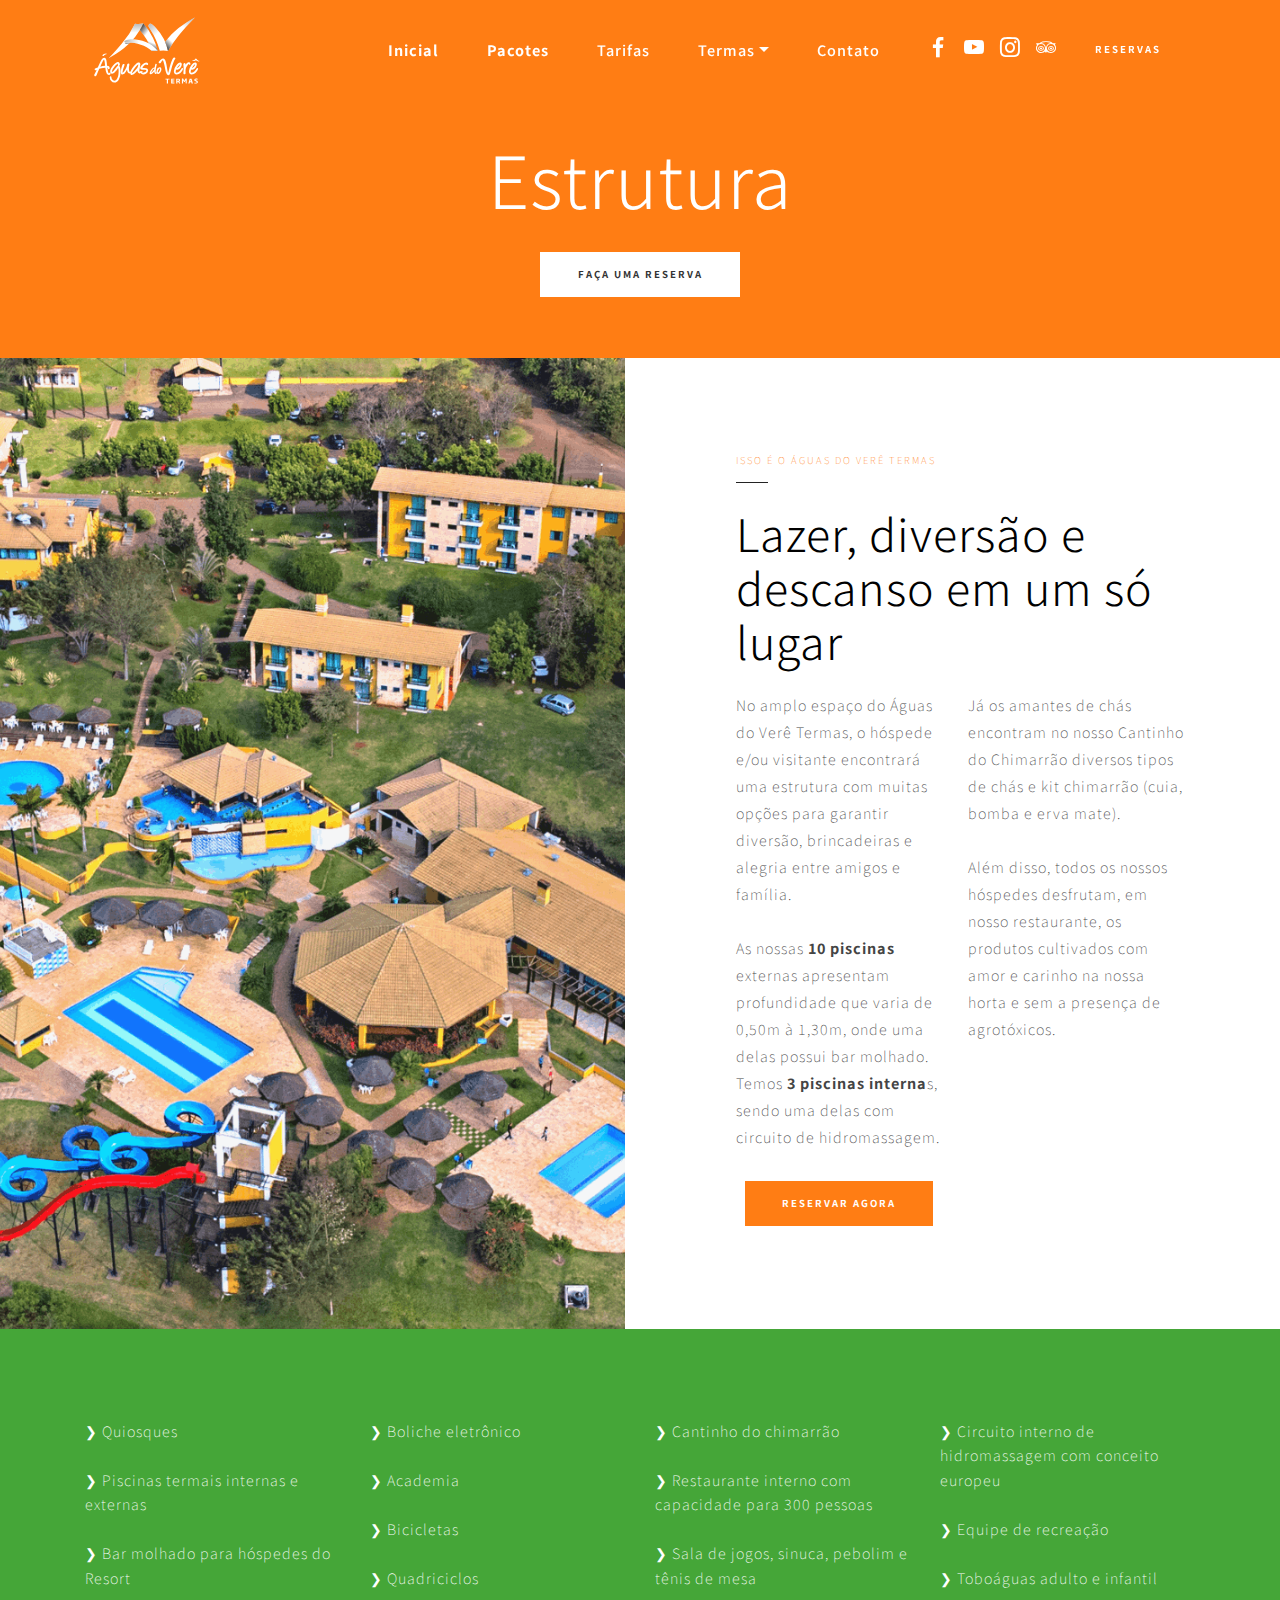
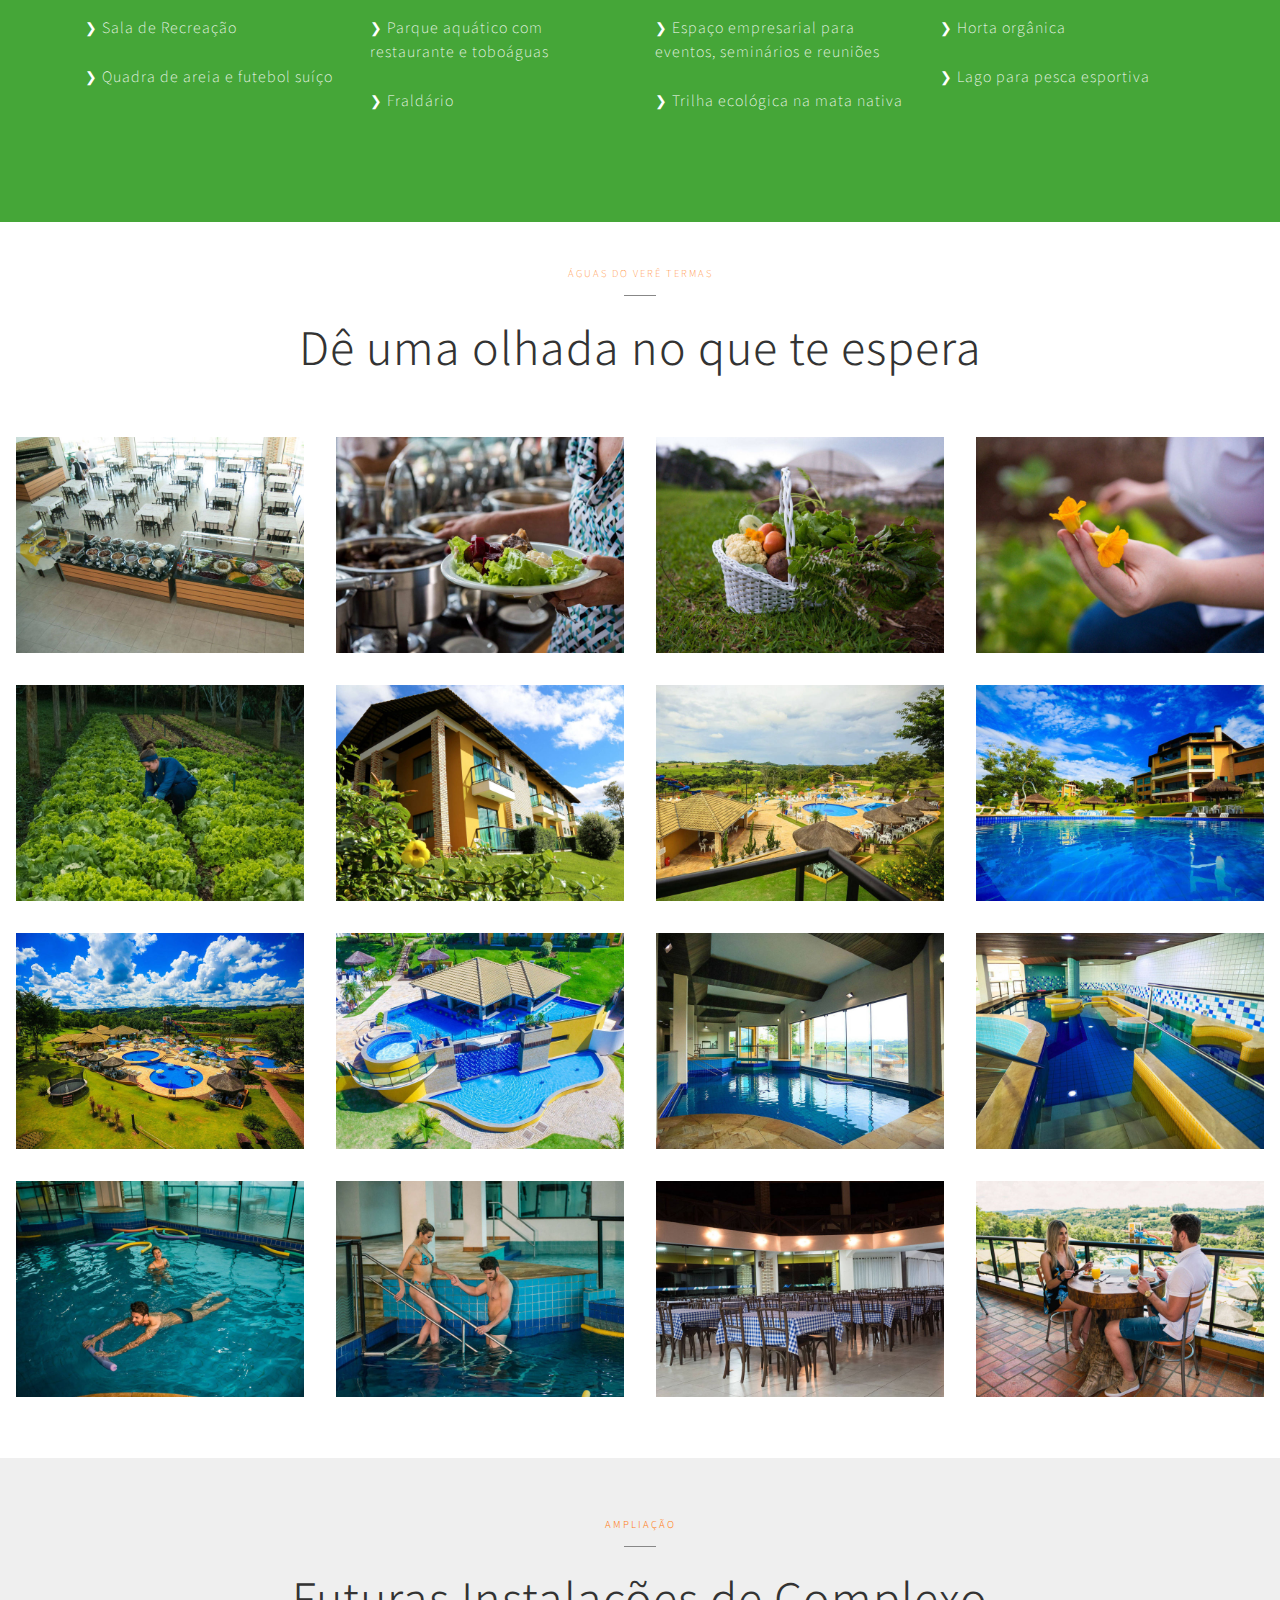
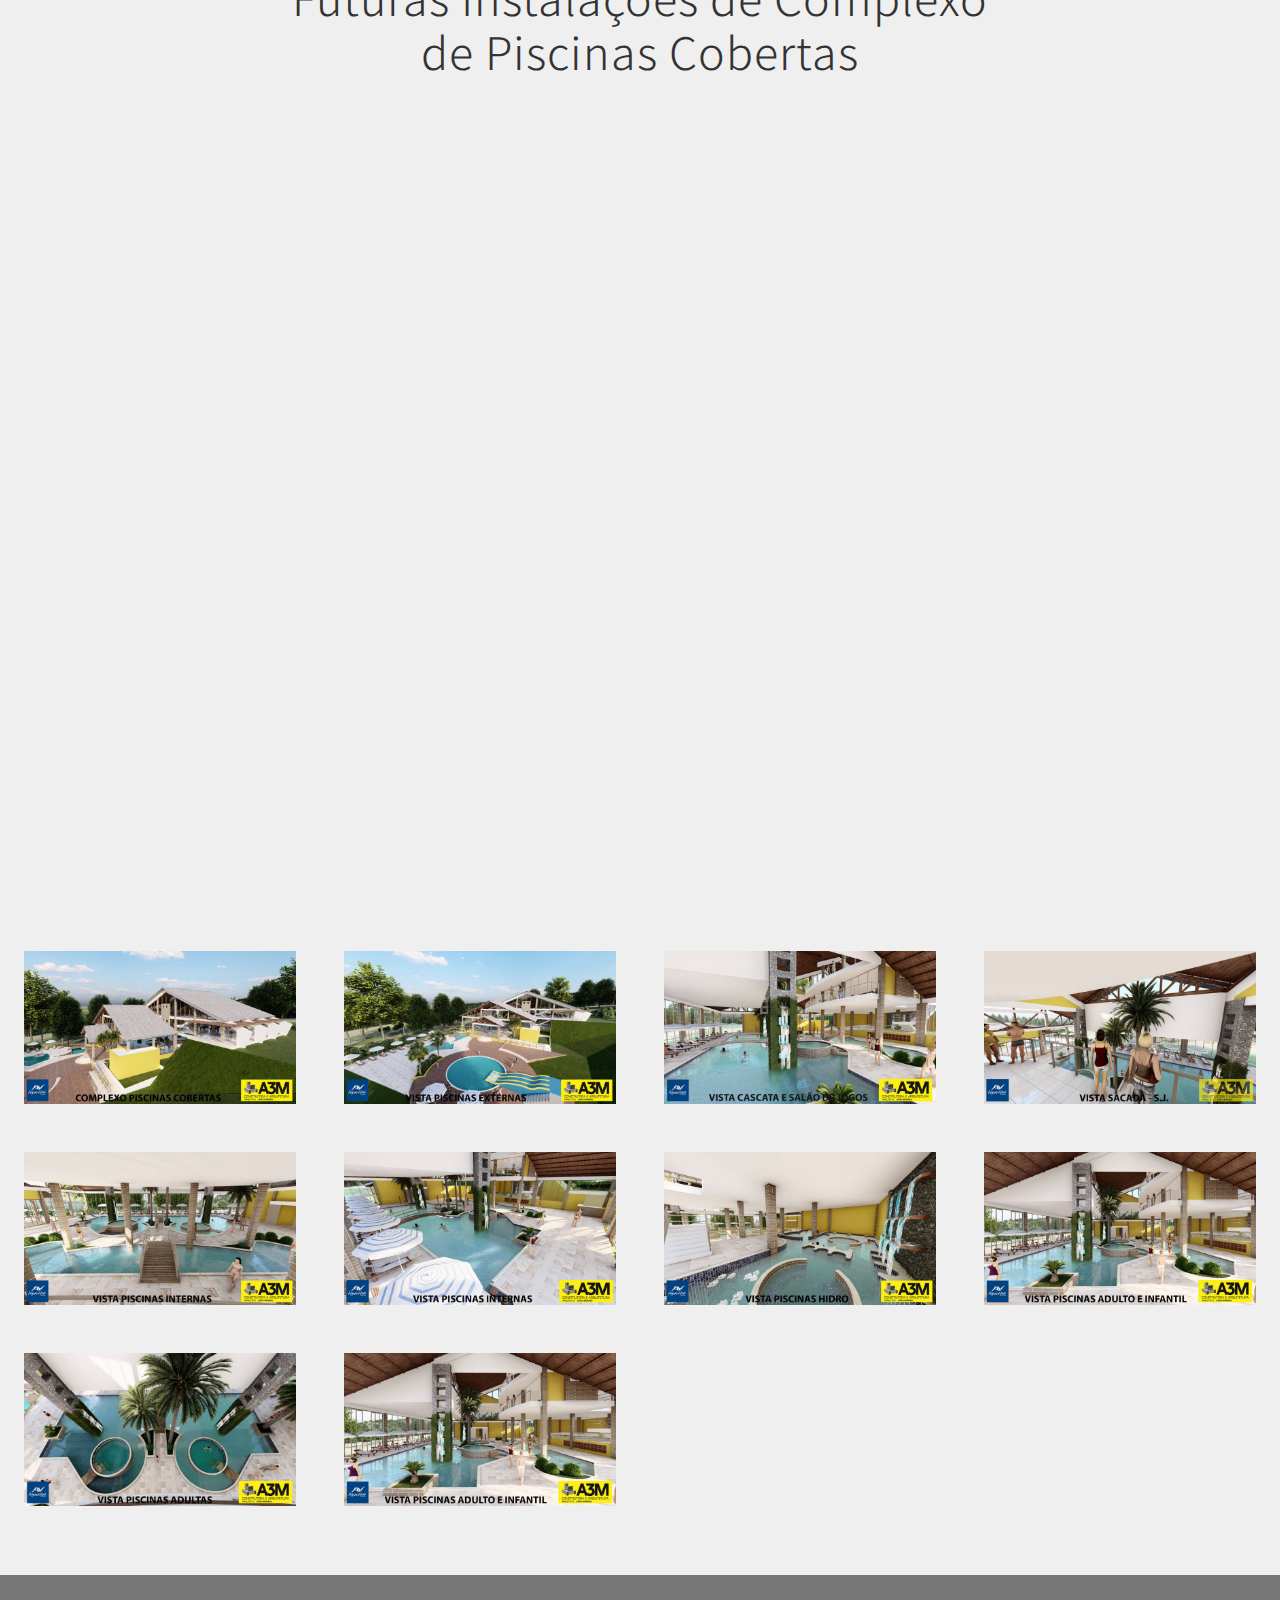
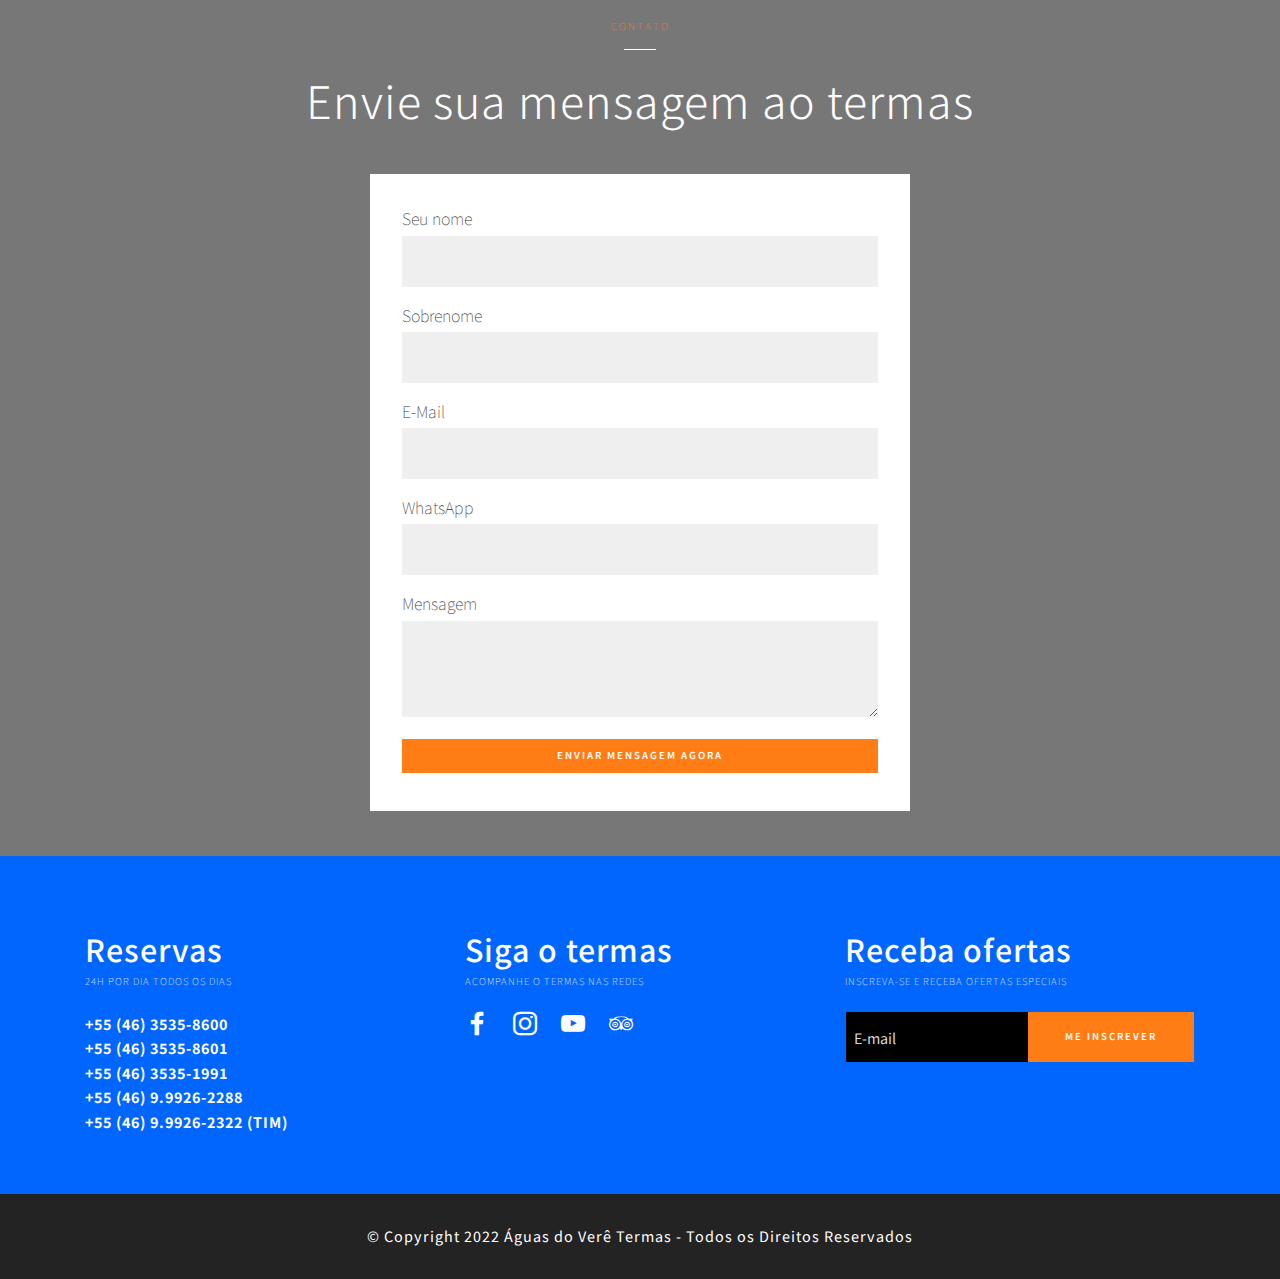
<file: estrutura.html>
<!DOCTYPE html>
<html  >
<head>
  
  <meta charset="UTF-8">
  <meta http-equiv="X-UA-Compatible" content="IE=edge">
  
  <meta name="twitter:card" content="summary_large_image"/>
  <meta name="twitter:image:src" content="">
  <meta property="og:image" content="">
  <meta name="twitter:title" content="Estrutura do Águas do Verê Termas e Resort">
  <meta name="viewport" content="width=device-width, initial-scale=1, minimum-scale=1">
  <link rel="shortcut icon" href="assets/images/aguas-do-vere-logo.svg" type="image/x-icon">
  <meta name="description" content="No amplo espaço do Águas do Verê, você encontrará uma estrutura com muitas opções para garantir diversão, brincadeiras e alegria.">
  
  
  <title>Estrutura do Águas do Verê Termas e Resort</title>
  <link rel="stylesheet" href="assets/web/assets/mobirise-icons/mobirise-icons.css">
  <link rel="stylesheet" href="assets/tether/tether.min.css">
  <link rel="stylesheet" href="assets/bootstrap/css/bootstrap.min.css">
  <link rel="stylesheet" href="assets/bootstrap/css/bootstrap-grid.min.css">
  <link rel="stylesheet" href="assets/bootstrap/css/bootstrap-reboot.min.css">
    <link rel="stylesheet" href="assets/dropdown/css/style.css">
  <link rel="stylesheet" href="assets/formstyler/jquery.formstyler.css">
  <link rel="stylesheet" href="assets/formstyler/jquery.formstyler.theme.css">
  <link rel="stylesheet" href="assets/datepicker/jquery.datetimepicker.min.css">
  <link rel="stylesheet" href="assets/socicon/css/styles.css">
  <link rel="stylesheet" href="assets/theme/css/style.css">
  <link rel="stylesheet" href="assets/gallery/style.css">
  <link rel="stylesheet" href="assets/recaptcha.css">
  <link rel="preload" href="https://fonts.googleapis.com/css?family=Noto+Sans+JP:100,300,400,500,700,900&display=swap" as="style" onload="this.onload=null;this.rel='stylesheet'">
  <noscript><link rel="stylesheet" href="https://fonts.googleapis.com/css?family=Noto+Sans+JP:100,300,400,500,700,900&display=swap"></noscript>
  <link rel="preload" as="style" href="assets/mobirise/css/mbr-additional.css"><link rel="stylesheet" href="assets/mobirise/css/mbr-additional.css" type="text/css">
  
  
  
  

</head>
<body>
  
  <section class="menu1 menu cid-tgVXmmjJNR" once="menu" id="menu1-2b">

    
    

    <nav class="navbar navbar-dropdown navbar-fixed-top navbar-expand-lg">
        <div class="navbar-brand">
            <span class="navbar-logo">
                <a href="index.html">
                    <img src="assets/images/aguas-do-vere-logo.svg" alt="Águas do Verê Termas" style="height: 5.2rem;">
                </a>
            </span>
            
        </div>
        <button class="navbar-toggler" type="button" data-toggle="collapse" data-target="#navbarSupportedContent" aria-controls="navbarNavAltMarkup" aria-expanded="false" aria-label="Toggle navigation">
            <div class="hamburger">
                <span></span>
                <span></span>
                <span></span>
                <span></span>
            </div>
        </button>
      <div class="collapse navbar-collapse" id="navbarSupportedContent">
            <ul class="navbar-nav nav-dropdown mbr-section-btn" data-app-modern-menu="true"><li class="nav-item">
                    <a class="nav-link link text-white text-primary display-7" href="index.html"><strong>Inicial</strong></a>
                </li><li class="nav-item"><a class="nav-link link text-white text-primary display-7" href="pacotes-especiais.html"><strong>Pacotes</strong></a></li><li class="nav-item">
                    <a class="nav-link link text-white text-primary display-7" href="tarifas.html">Tarifas</a>
                </li><li class="nav-item dropdown">
                    <a class="nav-link link dropdown-toggle text-white display-7" href="#" data-toggle="dropdown-submenu" aria-expanded="false">Termas</a><div class="dropdown-menu"><a class="dropdown-item text-white text-primary display-7" href="acomodacoes.html">Acomodações</a><a class="dropdown-item text-white text-primary display-7" href="estrutura.html">Estrutura</a><a class="dropdown-item text-white text-primary display-7" href="eventos.html">Eventos</a><a class="dropdown-item text-white text-primary display-7" href="gastronomia.html">Gastronomia</a><a class="dropdown-item text-white text-primary display-7" href="hidromassagem.html">Hidromassagem</a><a class="dropdown-item text-white text-primary display-7" href="lazer.html">Lazer</a></div>
                </li>
                
                <li class="nav-item"><a class="nav-link link text-white text-primary display-7" href="contato.html">Contato</a></li></ul>
            <div class="icons-menu">
              <a href="https://www.facebook.com/termas.aguasdovere/" target="_blank">
                <span class="p-2 mbr-iconfont socicon-facebook socicon"></span>
              </a>
              <a href="https://www.youtube.com/results?search_query=%C3%A1guas+do+vere+termas" target="_blank">
                <span class="p-2 mbr-iconfont socicon-youtube socicon"></span>
              </a>
              <a href="https://www.instagram.com/aguasdoveretermas/" target="_blank">
                <span class="p-2 mbr-iconfont socicon-instagram socicon"></span>
              </a>
              <a href="https://www.tripadvisor.com.br/Hotel_Review-g3814824-d3786048-Reviews-Hotel_Resort_Aguas_do_Vere-Vere_State_of_Parana.html" target="_blank">
                <span class="p-2 mbr-iconfont socicon-tripadvisor socicon"></span>
              </a>
              
              
            </div>
            <div class="navbar-buttons mbr-section-btn"><a class="btn btn-sm btn-secondary display-4" href="https://api.whatsapp.com/send/?phone=5546999858627&text&type=phone_number&app_absent=0">RESERVAS</a></div>
      </div>
    </nav>
</section>

<section class="header6 hotelm4_header6 cid-tgVXmnjuu9" id="header6-2c">

	
    


	

	<div class="container">
		
		
		<h2 class="mbr-section-title mbr-fonts-style align-center mbr-white pb-4 display-1">
			Estrutura</h2>
		
		<div class="mbr-section-btn align-center pb-4"><a class="btn btn-lg btn-white display-4" href="https://api.whatsapp.com/send/?phone=5546999858627&text&type=phone_number&app_absent=0">FAÇA UMA RESERVA</a></div>
	</div>
	
</section>

<section class="features3 hotelm4_features3 cid-tgVXmnIxID" id="features3-2d">

	
    


	

	<div class="container-fluid">
		<div class="row justify-content-center">
			<div class="image-element col-xl-6">
				<div class="img-wrap" style="height: 100%; width: 100%;">
					<img src="assets/images/aguas-do-vere-2-1920x1080.png" alt="">
				</div>
			</div>
			<div class="text-element col-xl-6">
				<h3 class="mbr-section-subtitle mbr-fonts-style mbr-lighter mbr-white display-4">
					ISSO É O ÁGUAS DO VERÊ TERMAS</h3>
				<div class="underline pb-3">
					<div class="line"></div>
				</div>
				<h2 class="mbr-section-title mbr-fonts-style pb-4 mbr-white display-2">Lazer, diversão e descanso em um só lugar</h2>
				<div class="paragraphs-wrapper pb-4">
					<p class="mbr-text mbr-fonts-style mbr-lighter first-paragraph display-7">No amplo espaço do Águas do Verê Termas, o hóspede e/ou visitante encontrará uma estrutura com muitas opções para garantir diversão, brincadeiras e alegria entre amigos e família.<br><br>As nossas <strong>10 piscinas</strong> externas apresentam profundidade que varia de 0,50m à 1,30m, onde uma delas possui bar molhado. Temos <strong>3 piscinas interna</strong>s, sendo uma delas com circuito de hidromassagem.</p>
					<p class="second-paragraph mbr-text mbr-fonts-style mbr-lighter display-7">Já os amantes de chás  encontram no nosso Cantinho do Chimarrão diversos tipos de chás e kit chimarrão (cuia, bomba e erva mate).<br><br>Além disso, todos os nossos hóspedes desfrutam, em nosso restaurante, os produtos cultivados com amor e carinho na nossa horta e sem a presença de agrotóxicos.</p>
				</div>
				<div class="mbr-section-btn"><a class="btn btn-lg btn-secondary display-4" href="https://api.whatsapp.com/send/?phone=5546999858627&text&type=phone_number&app_absent=0">RESERVAR AGORA</a></div>
			</div>
		</div>
	</div>
</section>

<section class="features12 hotelm4_features12 cid-tgW5IIefWD" id="features12-2o">

	
    


	
	<div class="container">
		<div class="row justify-content-center">
			<div class="card pb-5 col-12 col-md-10 align-center col-lg-3">
				
				<div class="card-box">
					
					<p class="mbr-text mbr-fonts-style mbr-lighter display-7">❯ Quiosques<br><br>❯ Piscinas termais internas e externas<br><br>❯ Bar molhado para hóspedes do Resort<br><br>❯ Sala de Recreação<br><br>❯ Quadra de areia e futebol suíço</p>
					
				</div>
			</div>

			<div class="card pb-5 col-12 col-md-10 align-center col-lg-3">
				
				<div class="card-box">
					
					<p class="mbr-text mbr-fonts-style mbr-lighter display-7">❯ Boliche eletrônico<br><br>❯ Academia<br><br>❯ Bicicletas<br><br>❯ Quadriciclos<br><br>❯ Parque aquático com restaurante e toboáguas<br><br>❯ Fraldário</p>
					
				</div>
			</div>

			<div class="card pb-5 col-12 col-md-10 align-center col-lg-3">
				
				<div class="card-box">
					
					<p class="mbr-text mbr-fonts-style mbr-lighter display-7">❯ Cantinho do chimarrão<br><br>❯ Restaurante interno com capacidade para 300 pessoas<br><br>❯ Sala de jogos, sinuca, pebolim e tênis de mesa<br><br>❯ Espaço empresarial para eventos, seminários e reuniões<br><br>❯ Trilha ecológica na mata nativa</p>
					
				</div>
			</div>

			<div class="card pb-5 col-12 col-md-10 align-center col-lg-3">
				
				<div class="card-box">
					
					<p class="mbr-text mbr-fonts-style mbr-lighter display-7">❯ Circuito interno de hidromassagem com conceito europeu<br><br>❯ Equipe de recreação<br><br>❯ Toboáguas adulto e infantil<br><br>❯ Horta orgânica<br><br>❯ Lago para pesca esportiva</p>
					
				</div>
			</div>

			

			
		</div>
	</div>
</section>

<section class="gallery1 hotelm4_gallery1 mbr-gallery mbr-slider-carousel cid-tgVXmoIGx3" id="gallery1-2g">

	

	

	<h3 class="mbr-section-subtitle mbr-fonts-style mbr-lighter align-center display-4">ÁGUAS DO VERÊ TERMAS</h3>

	<div class="underline align-center pb-3">
		<div class="line"></div>
	</div>

	<h2 class="mbr-section-title mbr-fonts-style align-center pb-5 display-2">
		Dê uma olhada no que te espera</h2>

	<div class="col-left-gallery"><!-- Filter --><!-- Gallery --><div class="mbr-gallery-row"><div class="mbr-gallery-layout-default"><div><div><div class="mbr-gallery-item mbr-gallery-item--p2" data-video-url="false" data-tags="Fantástica"><div href="#lb-gallery1-2g" data-slide-to="0" data-bs-slide-to="0" data-toggle="modal" data-bs-toggle="modal"><img src="assets/images/g10-1-1355x900-800x600.jpeg" alt="" title=""><span class="icon-focus"></span></div></div><div class="mbr-gallery-item mbr-gallery-item--p2" data-video-url="false" data-tags="Responsivo"><div href="#lb-gallery1-2g" data-slide-to="1" data-bs-slide-to="1" data-toggle="modal" data-bs-toggle="modal"><img src="assets/images/g14-1-1348x900-800x600.jpeg" alt="" title=""><span class="icon-focus"></span></div></div><div class="mbr-gallery-item mbr-gallery-item--p2" data-video-url="false" data-tags="Criativo"><div href="#lb-gallery1-2g" data-slide-to="2" data-bs-slide-to="2" data-toggle="modal" data-bs-toggle="modal"><img src="assets/images/h2-1348x900-800x600.jpeg" alt="" title=""><span class="icon-focus"></span></div></div><div class="mbr-gallery-item mbr-gallery-item--p2" data-video-url="false" data-tags="Animado"><div href="#lb-gallery1-2g" data-slide-to="3" data-bs-slide-to="3" data-toggle="modal" data-bs-toggle="modal"><img src="assets/images/h5-1348x900-800x600.jpeg" alt="" title=""><span class="icon-focus"></span></div></div><div class="mbr-gallery-item mbr-gallery-item--p2" data-video-url="false" data-tags="Fantástica"><div href="#lb-gallery1-2g" data-slide-to="4" data-bs-slide-to="4" data-toggle="modal" data-bs-toggle="modal"><img src="assets/images/h8-1350x900-800x600.jpeg" alt="" title=""><span class="icon-focus"></span></div></div><div class="mbr-gallery-item mbr-gallery-item--p2" data-video-url="false" data-tags="Fantástica"><div href="#lb-gallery1-2g" data-slide-to="5" data-bs-slide-to="5" data-toggle="modal" data-bs-toggle="modal"><img src="assets/images/img-7276-2000x1333-800x600.jpeg" alt="" title=""><span class="icon-focus"></span></div></div><div class="mbr-gallery-item mbr-gallery-item--p2" data-video-url="false" data-tags="Responsivo"><div href="#lb-gallery1-2g" data-slide-to="6" data-bs-slide-to="6" data-toggle="modal" data-bs-toggle="modal"><img src="assets/images/img-2783-1200x800-800x600.jpeg" alt="" title=""><span class="icon-focus"></span></div></div><div class="mbr-gallery-item mbr-gallery-item--p2" data-video-url="false" data-tags="Animado"><div href="#lb-gallery1-2g" data-slide-to="7" data-bs-slide-to="7" data-toggle="modal" data-bs-toggle="modal"><img src="assets/images/pe1-1347x898-800x600.jpeg" alt="" title=""><span class="icon-focus"></span></div></div><div class="mbr-gallery-item mbr-gallery-item--p2" data-video-url="false" data-tags="Fantástica"><div href="#lb-gallery1-2g" data-slide-to="8" data-bs-slide-to="8" data-toggle="modal" data-bs-toggle="modal"><img src="assets/images/pe5-1350x900-800x600.jpeg" alt="" title=""><span class="icon-focus"></span></div></div><div class="mbr-gallery-item mbr-gallery-item--p2" data-video-url="false" data-tags="Fantástica"><div href="#lb-gallery1-2g" data-slide-to="9" data-bs-slide-to="9" data-toggle="modal" data-bs-toggle="modal"><img src="assets/images/pe7-1600x900-800x600.jpeg" alt="" title=""><span class="icon-focus"></span></div></div><div class="mbr-gallery-item mbr-gallery-item--p2" data-video-url="false" data-tags="Fantástica"><div href="#lb-gallery1-2g" data-slide-to="10" data-bs-slide-to="10" data-toggle="modal" data-bs-toggle="modal"><img src="assets/images/pi1-1200x800-800x600.jpeg" alt="" title=""><span class="icon-focus"></span></div></div><div class="mbr-gallery-item mbr-gallery-item--p2" data-video-url="false" data-tags="Fantástica"><div href="#lb-gallery1-2g" data-slide-to="11" data-bs-slide-to="11" data-toggle="modal" data-bs-toggle="modal"><img src="assets/images/pi2-1300x867-800x600.jpeg" alt="" title=""><span class="icon-focus"></span></div></div><div class="mbr-gallery-item mbr-gallery-item--p2" data-video-url="false" data-tags="Fantástica"><div href="#lb-gallery1-2g" data-slide-to="12" data-bs-slide-to="12" data-toggle="modal" data-bs-toggle="modal"><img src="assets/images/pi3-1348x900-800x600.jpeg" alt="" title=""><span class="icon-focus"></span></div></div><div class="mbr-gallery-item mbr-gallery-item--p2" data-video-url="false" data-tags="Fantástica"><div href="#lb-gallery1-2g" data-slide-to="13" data-bs-slide-to="13" data-toggle="modal" data-bs-toggle="modal"><img src="assets/images/pi4-1348x900-800x600.jpeg" alt="" title=""><span class="icon-focus"></span></div></div><div class="mbr-gallery-item mbr-gallery-item--p2" data-video-url="false" data-tags="Fantástica"><div href="#lb-gallery1-2g" data-slide-to="14" data-bs-slide-to="14" data-toggle="modal" data-bs-toggle="modal"><img src="assets/images/r2-1350x900-800x600.jpeg" alt="" title=""><span class="icon-focus"></span></div></div><div class="mbr-gallery-item mbr-gallery-item--p2" data-video-url="false" data-tags="Fantástica"><div href="#lb-gallery1-2g" data-slide-to="15" data-bs-slide-to="15" data-toggle="modal" data-bs-toggle="modal"><img src="assets/images/r3-1348x900-800x600.jpeg" alt="" title=""><span class="icon-focus"></span></div></div></div></div><div class="clearfix"></div></div></div><!-- Lightbox --><div data-app-prevent-settings="" class="mbr-slider modal fade carousel slide" tabindex="-1" data-keyboard="true" data-bs-keyboard="true" data-interval="false" data-bs-interval="false" id="lb-gallery1-2g"><div class="modal-dialog"><div class="modal-content"><div class="modal-body"><div class="carousel-inner"><div class="carousel-item active"><img src="assets/images/g10-1-1355x900.jpeg" alt="" title=""></div><div class="carousel-item"><img src="assets/images/g14-1-1348x900.jpeg" alt="" title=""></div><div class="carousel-item"><img src="assets/images/h2-1348x900.jpeg" alt="" title=""></div><div class="carousel-item"><img src="assets/images/h5-1348x900.jpeg" alt="" title=""></div><div class="carousel-item"><img src="assets/images/h8-1350x900.jpeg" alt="" title=""></div><div class="carousel-item"><img src="assets/images/img-7276-2000x1333.jpeg" alt="" title=""></div><div class="carousel-item"><img src="assets/images/img-2783-1200x800.jpeg" alt="" title=""></div><div class="carousel-item"><img src="assets/images/pe1-1347x898.jpeg" alt="" title=""></div><div class="carousel-item"><img src="assets/images/pe5-1350x900.jpeg" alt="" title=""></div><div class="carousel-item"><img src="assets/images/pe7-1600x900.jpeg" alt="" title=""></div><div class="carousel-item"><img src="assets/images/pi1-1200x800.jpeg" alt="" title=""></div><div class="carousel-item"><img src="assets/images/pi2-1300x867.jpeg" alt="" title=""></div><div class="carousel-item"><img src="assets/images/pi3-1348x900.jpeg" alt="" title=""></div><div class="carousel-item"><img src="assets/images/pi4-1348x900.jpeg" alt="" title=""></div><div class="carousel-item"><img src="assets/images/r2-1350x900.jpeg" alt="" title=""></div><div class="carousel-item"><img src="assets/images/r3-1348x900.jpeg" alt="" title=""></div></div><a class="carousel-control carousel-control-prev" role="button" data-slide="prev" data-bs-slide="prev" href="#lb-gallery1-2g"><span class="mbri-left mbr-iconfont" aria-hidden="true"></span><span class="sr-only visually-hidden">Previous</span></a><a class="carousel-control carousel-control-next" role="button" data-slide="next" data-bs-slide="next" href="#lb-gallery1-2g"><span class="mbri-right mbr-iconfont" aria-hidden="true"></span><span class="sr-only visually-hidden">Next</span></a><a class="close" href="#" role="button" data-dismiss="modal" data-bs-dismiss="modal"><span class="sr-only visually-hidden">Close</span></a></div></div></div></div></div>
</section>

<section class="mbr-section content3 hotelm4_content3 cid-tgWTe0hRBq" id="content3-2s">

	

	<div class="container">
		<div class="media-container-row">
			<div class="title" style="width: 66%;">
				<h2 class="mbr-section-subtitle mbr-fonts-style align-center display-4">
					AMPLIAÇÃO</h2>
				<div class="underline align-center pb-3">
					<div class="line"></div>
				</div>
				<h1 class="mbr-section-title mbr-fonts-style align-center display-2">Futuras Instalações de Complexo de Piscinas Cobertas</h1>
				
				
			</div>
		</div>
	</div>
</section>

<section class="video1 hotelm4_video1 cid-tgWSAI4lR2" id="video1-2q">

    

    <figure class="mbr-figure align-center container">
        <div class="video-block" style="width: 100%;">
            <div><iframe class="mbr-embedded-video" src="https://www.youtube.com/embed/pGWq2GjCgWs?rel=0&amp;amp;mute=1&amp;showinfo=0&amp;autoplay=0&amp;loop=0" width="1280" height="720" frameborder="0" allowfullscreen></iframe></div>
        </div>
    </figure>
</section>

<section class="gallery1 hotelm4_gallery1 mbr-gallery mbr-slider-carousel cid-tgWTniGxKM" id="gallery1-2t">

	

	

	

	

	

	<div class="col-left-gallery"><!-- Filter --><!-- Gallery --><div class="mbr-gallery-row"><div class="mbr-gallery-layout-default"><div><div><div class="mbr-gallery-item mbr-gallery-item--p3" data-video-url="false" data-tags="Fantástica"><div href="#lb-gallery1-2t" data-slide-to="0" data-bs-slide-to="0" data-toggle="modal" data-bs-toggle="modal"><img src="assets/images/dmkl6336-1280x720-800x450.jpg" alt="" title=""><span class="icon-focus"></span></div></div><div class="mbr-gallery-item mbr-gallery-item--p3" data-video-url="false" data-tags="Responsivo"><div href="#lb-gallery1-2t" data-slide-to="1" data-bs-slide-to="1" data-toggle="modal" data-bs-toggle="modal"><img src="assets/images/eatk0111-1280x720-800x450.jpg" alt="" title=""><span class="icon-focus"></span></div></div><div class="mbr-gallery-item mbr-gallery-item--p3" data-video-url="false" data-tags="Criativo"><div href="#lb-gallery1-2t" data-slide-to="2" data-bs-slide-to="2" data-toggle="modal" data-bs-toggle="modal"><img src="assets/images/yixc0845-1280x720-800x450.jpg" alt="" title=""><span class="icon-focus"></span></div></div><div class="mbr-gallery-item mbr-gallery-item--p3" data-video-url="false" data-tags="Animado"><div href="#lb-gallery1-2t" data-slide-to="3" data-bs-slide-to="3" data-toggle="modal" data-bs-toggle="modal"><img src="assets/images/xara3405-1280x720-800x450.jpg" alt="" title=""><span class="icon-focus"></span></div></div><div class="mbr-gallery-item mbr-gallery-item--p3" data-video-url="false" data-tags="Fantástica"><div href="#lb-gallery1-2t" data-slide-to="4" data-bs-slide-to="4" data-toggle="modal" data-bs-toggle="modal"><img src="assets/images/vtqz4505-1280x720-800x450.jpg" alt="" title=""><span class="icon-focus"></span></div></div><div class="mbr-gallery-item mbr-gallery-item--p3" data-video-url="false" data-tags="Fantástica"><div href="#lb-gallery1-2t" data-slide-to="5" data-bs-slide-to="5" data-toggle="modal" data-bs-toggle="modal"><img src="assets/images/beiw4705-1280x720-800x450.jpg" alt="" title=""><span class="icon-focus"></span></div></div><div class="mbr-gallery-item mbr-gallery-item--p3" data-video-url="false" data-tags="Responsivo"><div href="#lb-gallery1-2t" data-slide-to="6" data-bs-slide-to="6" data-toggle="modal" data-bs-toggle="modal"><img src="assets/images/fxet8397-1280x720-800x450.jpg" alt="" title=""><span class="icon-focus"></span></div></div><div class="mbr-gallery-item mbr-gallery-item--p3" data-video-url="false" data-tags="Animado"><div href="#lb-gallery1-2t" data-slide-to="7" data-bs-slide-to="7" data-toggle="modal" data-bs-toggle="modal"><img src="assets/images/luio3792-1-1280x720-800x450.jpg" alt="" title=""><span class="icon-focus"></span></div></div><div class="mbr-gallery-item mbr-gallery-item--p3" data-video-url="false" data-tags="Fantástica"><div href="#lb-gallery1-2t" data-slide-to="8" data-bs-slide-to="8" data-toggle="modal" data-bs-toggle="modal"><img src="assets/images/ppjr4127-1280x720-800x450.jpg" alt="" title=""><span class="icon-focus"></span></div></div><div class="mbr-gallery-item mbr-gallery-item--p3" data-video-url="false" data-tags="Fantástica"><div href="#lb-gallery1-2t" data-slide-to="9" data-bs-slide-to="9" data-toggle="modal" data-bs-toggle="modal"><img src="assets/images/luio3792-1-1280x720-800x450.jpg" alt="" title=""><span class="icon-focus"></span></div></div></div></div><div class="clearfix"></div></div></div><!-- Lightbox --><div data-app-prevent-settings="" class="mbr-slider modal fade carousel slide" tabindex="-1" data-keyboard="true" data-bs-keyboard="true" data-interval="false" data-bs-interval="false" id="lb-gallery1-2t"><div class="modal-dialog"><div class="modal-content"><div class="modal-body"><div class="carousel-inner"><div class="carousel-item active"><img src="assets/images/dmkl6336-1280x720.jpg" alt="" title=""></div><div class="carousel-item"><img src="assets/images/eatk0111-1280x720.jpg" alt="" title=""></div><div class="carousel-item"><img src="assets/images/yixc0845-1280x720.jpg" alt="" title=""></div><div class="carousel-item"><img src="assets/images/xara3405-1280x720.jpg" alt="" title=""></div><div class="carousel-item"><img src="assets/images/vtqz4505-1280x720.jpg" alt="" title=""></div><div class="carousel-item"><img src="assets/images/beiw4705-1280x720.jpg" alt="" title=""></div><div class="carousel-item"><img src="assets/images/fxet8397-1280x720.jpg" alt="" title=""></div><div class="carousel-item"><img src="assets/images/luio3792-1-1280x720.jpg" alt="" title=""></div><div class="carousel-item"><img src="assets/images/ppjr4127-1280x720.jpg" alt="" title=""></div><div class="carousel-item"><img src="assets/images/luio3792-1-1280x720.jpg" alt="" title=""></div></div><a class="carousel-control carousel-control-prev" role="button" data-slide="prev" data-bs-slide="prev" href="#lb-gallery1-2t"><span class="mbri-left mbr-iconfont" aria-hidden="true"></span><span class="sr-only visually-hidden">Previous</span></a><a class="carousel-control carousel-control-next" role="button" data-slide="next" data-bs-slide="next" href="#lb-gallery1-2t"><span class="mbri-right mbr-iconfont" aria-hidden="true"></span><span class="sr-only visually-hidden">Next</span></a><a class="close" href="#" role="button" data-dismiss="modal" data-bs-dismiss="modal"><span class="sr-only visually-hidden">Close</span></a></div></div></div></div></div>
</section>

<section class="form4 hotelm4_form4 cid-theRfPdZDi mbr-parallax-background" id="form4-4d">

	
    


	<div class="mbr-overlay" style="opacity: 0.5; background-color: rgb(0, 0, 0);">
	</div>
	<div class="container">
		<h3 class="mbr-section-subtitle main-subtitle mbr-fonts-style align-center mbr-lighter mbr-white display-4">
			CONTATO</h3>
		<div class="underline align-center pb-3">
			<div class="line"></div>
		</div>
		<h2 class="mbr-section-title main-title mbr-fonts-style align-center pb-5 mbr-white display-2">
			Envie sua mensagem ao termas</h2>
		<div class="row justify-content-center">
			<div class="col-md-8 col-lg-6 form-wrapper">
				
				<div class="form1" data-form-type="formoid">
<!--Formbuilder Form-->
<form action="https://mobirise.eu/" method="POST" class="mbr-form form-with-styler" data-form-title="FORMULÁRIO SITE"><input type="hidden" name="email" data-form-email="true" value="tmOBHiXSMpIqCV3Mp0oslF0EE/PrAdJ+EGxqtDBWomQXYOtF3b/u4hFSUuR7bPcjPEJqBWIx+9NiiBYcxihAO6kUy29FstgQ/0fJe90HkxrUGbIiKiap/GbqjiwPgr2k.zTMRoVh+YCY7MKJLoZ9MoOXggAs0IOHI1eJdPj3caapbqxR3vIW+asu7ENHhFP+du3pszAS5ynAKpArU8dYeO6W11qlaZIlTXp103t5oPZiS2aiDsSpFe9nQAtb8bDeX">
<div class="row">
<div hidden="hidden" data-form-alert="" class="alert alert-success col-12">Obrigado! Mensagem enviada.</div>
<div hidden="hidden" data-form-alert-danger="" class="alert alert-danger col-12"> </div>
</div>
<div class="dragArea row">
<div class="col-md-12 form-group " data-for="Nome">
<label for="Nome-form4-4d" class="form-control-label mbr-fonts-style display-7">Seu nome</label>
<input type="text" name="Nome" data-form-field="Nome" required="required" class="form-control display-7" value="" id="Nome-form4-4d">
</div>
<div class="col-md-12 form-group " data-for="Sobrenome">
<label for="Sobrenome-form4-4d" class="form-control-label mbr-fonts-style display-7">Sobrenome</label>
<input type="text" name="Sobrenome" data-form-field="Sobrenome" required="required" class="form-control display-7" value="" id="Sobrenome-form4-4d">
</div>
<div data-for="Email" class="col-md-12 form-group ">
<label for="Email-form4-4d" class="form-control-label mbr-fonts-style display-7">E-Mail</label>
<input type="email" name="Email" data-form-field="Email" class="form-control display-7" required="required" value="" id="Email-form4-4d">
</div>
<div data-for="Whatsapp" class="col-md-12 form-group ">
<label for="Whatsapp-form4-4d" class="form-control-label mbr-fonts-style display-7">WhatsApp</label>
<input type="tel" name="Whatsapp" data-form-field="Whatsapp" class="form-control display-7" value="" id="Whatsapp-form4-4d">
</div>
<div data-for="Mensagem" class="col-md-12 form-group ">
<label for="Mensagem-form4-4d" class="form-control-label mbr-fonts-style display-7">Mensagem</label>
<textarea name="Mensagem" data-form-field="Mensagem" class="form-control display-7" id="Mensagem-form4-4d"></textarea>
</div>
<div class="col-md-12 input-group-btn">
<button type="submit" class="w-100 btn btn-lg btn-form btn-secondary display-4">ENVIAR MENSAGEM AGORA</button>
</div>
</div>
</form><!--Formbuilder Form-->
</div>
			</div>
		</div>
	</div>
</section>

<section class="footer1 cid-theZMasog8" id="footer1-4i">
    

    

    <div class="container">
        <div class="row justify-content-center mbr-white">
            <div class="col-md-6 first-column col-lg-4">
                <h2 class="mbr-section-title mbr-fonts-style pb-2 display-5">
                    Reservas</h2>
                <h3 class="mbr-section-subtitle mbr-fonts-style mbr-lighter display-4">
                    24H POR DIA TODOS OS DIAS</h3>
                <p class="mbr-text mbr-fonts-style display-7"><strong>+55 (46) 3535-8600<br>+55 (46) 3535-8601<br>+55 (46) 3535-1991<br>+55 (46) 9.9926-2288<br>+55 (46) 9.9926-2322 (TIM)</strong><br>
                </p>
            </div>
            <div class="col-md-6 second-column col-lg-4">
                <h2 class="mbr-section-title mbr-fonts-style pb-2 display-5">
                    Siga o termas</h2>
                <h3 class="mbr-section-subtitle mbr-fonts-style mbr-lighter display-4">ACOMPANHE O TERMAS NAS REDES</h3>
                <div class="icons-wrapper">
                    <ul>
                        <li>
                            <a class="icon-transition" href="#">
                                <span class="mbr-iconfont socicon-facebook socicon"></span>
                            </a>
                        </li>
                        <li>
                            <a class="icon-transition" href="#">
                                <span class="mbr-iconfont socicon-instagram socicon"></span>
                            </a>
                        </li>
                        <li>
                            <a class="icon-transition" href="#">
                                <span class="mbr-iconfont socicon-youtube socicon"></span>
                            </a>
                        </li>
                        <li>
                            <a class="icon-transition" href="#">
                                <span class="mbr-iconfont socicon-tripadvisor socicon"></span>
                            </a>
                        </li>
                        
                        
                    </ul>
                </div>
            </div>
            <div class="col-md-7 col-lg-4 third-column">
                <h2 class="mbr-section-title mbr-fonts-style pb-2 display-5">
                    Receba ofertas</h2>
                <h3 class="mbr-section-subtitle mbr-fonts-style mbr-lighter display-4">
                    INSCREVA-SE E RECEBA OFERTAS ESPECIAIS</h3>
                <div class="form1 px-3" data-form-type="formoid">
<!--Formbuilder Form-->
<form action="https://mobirise.eu/" method="POST" class="mbr-form form-with-styler" data-form-title="INSCRIÇÃO EMAIL"><input type="hidden" name="email" data-form-email="true" value="kDr8qimIbdS+UlT0v3AOY/TBK3c9D2zjioKyPEIwPfa2bPawo/tOAF3REes7+QnXn1dkhALeNyJlmc+pME1tFjJ8Tv4hzOrtxBorS5z4gbOP9owecsS8ufhm5tPWj8nt.nyrGvrGf4i9tMClCUcmQ5CjgR5kRyZwPYRyvZQx1NOcmEcabrYuIb+ZvT/xFI2q7/P6b8WeMQiX4/GTg0JJK9Is6j530d7mTksrFPIIkU2wa0HgqepLCzTQ/LGxSJjmg">
<div class="row">
<div hidden="hidden" data-form-alert="" class="alert alert-success col-12">Obrigado por se inscrever!</div>
<div hidden="hidden" data-form-alert-danger="" class="alert alert-danger col-12">
</div>
</div>
<div class="dragArea row">
<div class="col form-group" data-for="email">
<input type="text" name="email" placeholder="E-mail" data-form-field="E-mail" required="required" class="form-control display-7" value="" id="email-footer1-4i">
</div>
<div class="col-auto input-group-btn">
<button type="submit" class="w-100 btn btn-lg btn-secondary display-4">ME INSCREVER</button>
</div>
</div>
</form><!--Formbuilder Form-->
</div>
            </div>
        </div>
    </div>
</section>

<section class="footer2 cid-tgVXmrCVbd" once="footer" id="footer2-2n">

    

    

    <div class="container">
        <div class="row justify-content-center mbr-white">
            <div class="col-12">
                <p class="mbr-text mb-0 mbr-fonts-style align-center display-7">
                    © Copyright 2022 Águas do Verê Termas - Todos os Direitos Reservados</p>
            </div>
        </div>
    </div>
</section>


<script src="assets/web/assets/jquery/jquery.min.js"></script>
  <script src="assets/popper/popper.min.js"></script>
  <script src="assets/tether/tether.min.js"></script>
  <script src="assets/bootstrap/js/bootstrap.min.js"></script>
  <script src="assets/smoothscroll/smooth-scroll.js"></script>
      <script src="assets/dropdown/js/nav-dropdown.js"></script>
  <script src="assets/dropdown/js/navbar-dropdown.js"></script>
  <script src="assets/touchswipe/jquery.touch-swipe.min.js"></script>
  <script src="assets/masonry/masonry.pkgd.min.js"></script>
  <script src="assets/imagesloaded/imagesloaded.pkgd.min.js"></script>
  <script src="assets/bootstrapcarouselswipe/bootstrap-carousel-swipe.js"></script>
  <script src="assets/formstyler/jquery.formstyler.js"></script>
  <script src="assets/formstyler/jquery.formstyler.min.js"></script>
  <script src="assets/datepicker/jquery.datetimepicker.full.js"></script>
  <script src="assets/parallax/jarallax.min.js"></script>
  <script src="assets/theme/js/script.js"></script>
  <script src="assets/gallery/player.min.js"></script>
  <script src="assets/gallery/script.js"></script>
  <script src="assets/formoid.min.js"></script>
  
  
  

</body>
</html>
</file>
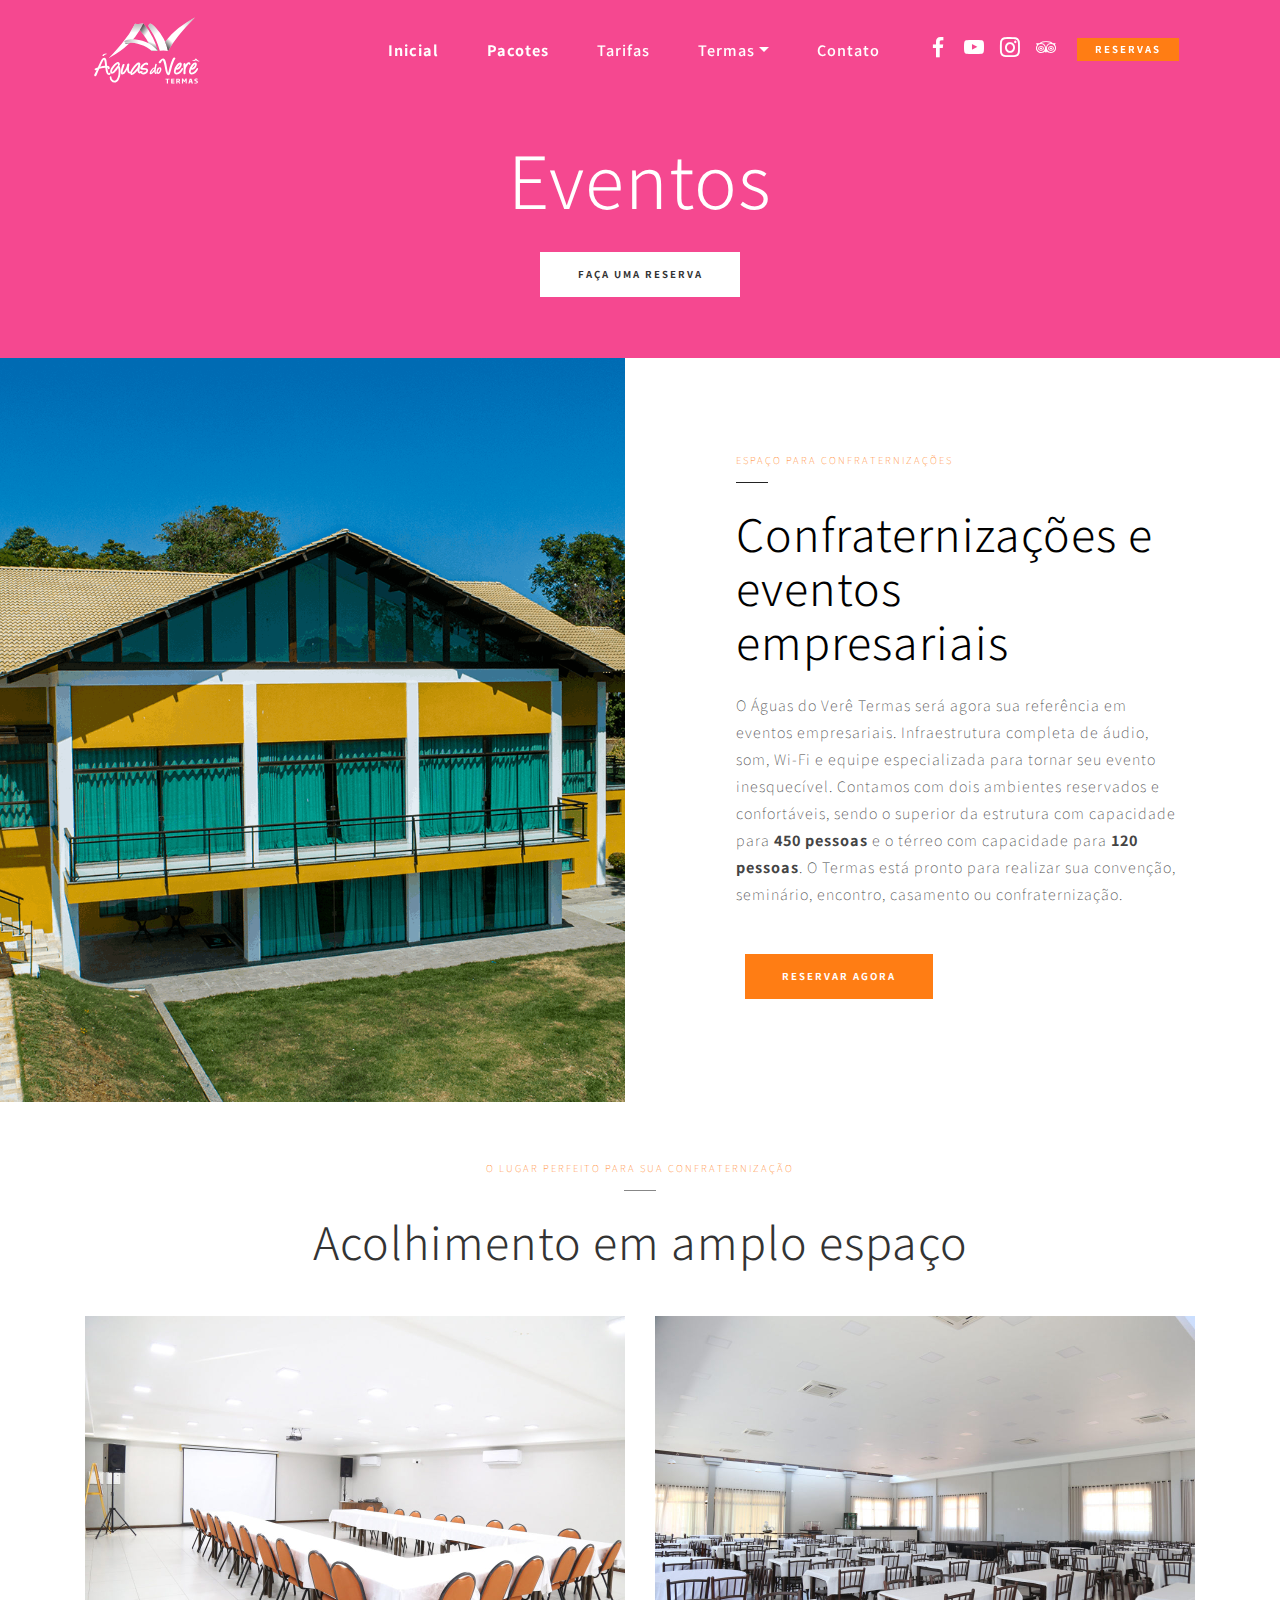
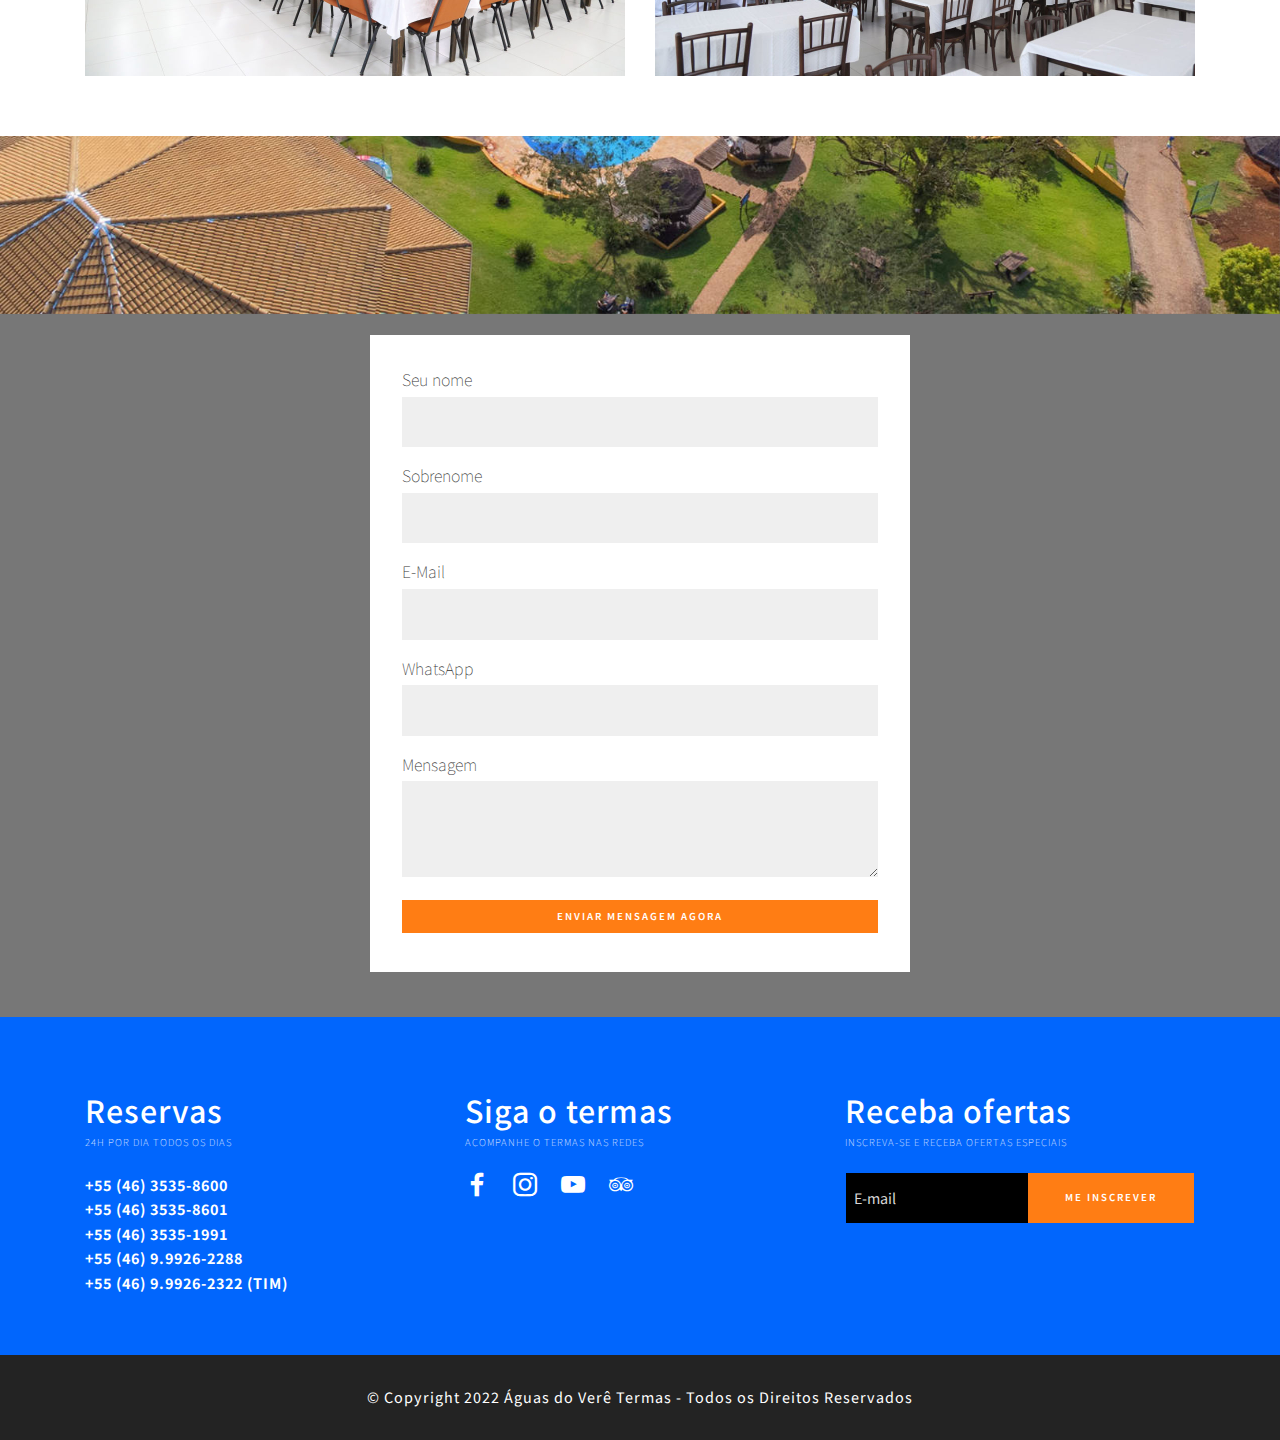
<file: eventos.html>
<!DOCTYPE html>
<html  >
<head>
  
  <meta charset="UTF-8">
  <meta http-equiv="X-UA-Compatible" content="IE=edge">
  
  <meta name="twitter:card" content="summary_large_image"/>
  <meta name="twitter:image:src" content="">
  <meta property="og:image" content="">
  <meta name="twitter:title" content="Eventos, Convenções e Casamentos no Águas do Verê Termas e Resort">
  <meta name="viewport" content="width=device-width, initial-scale=1, minimum-scale=1">
  <link rel="shortcut icon" href="assets/images/aguas-do-vere-logo.svg" type="image/x-icon">
  <meta name="description" content="Contamos com ambientes reservados e confortáveis, com capacidade para 450 pessoas e outro com capacidade para 120 pessoas.">
  
  
  <title>Eventos, Convenções e Casamentos no Águas do Verê Termas e Resort</title>
  <link rel="stylesheet" href="assets/web/assets/mobirise-icons/mobirise-icons.css">
  <link rel="stylesheet" href="assets/tether/tether.min.css">
  <link rel="stylesheet" href="assets/bootstrap/css/bootstrap.min.css">
  <link rel="stylesheet" href="assets/bootstrap/css/bootstrap-grid.min.css">
  <link rel="stylesheet" href="assets/bootstrap/css/bootstrap-reboot.min.css">
    <link rel="stylesheet" href="assets/dropdown/css/style.css">
  <link rel="stylesheet" href="assets/formstyler/jquery.formstyler.css">
  <link rel="stylesheet" href="assets/formstyler/jquery.formstyler.theme.css">
  <link rel="stylesheet" href="assets/datepicker/jquery.datetimepicker.min.css">
  <link rel="stylesheet" href="assets/socicon/css/styles.css">
  <link rel="stylesheet" href="assets/theme/css/style.css">
  <link rel="stylesheet" href="assets/recaptcha.css">
  <link rel="preload" href="https://fonts.googleapis.com/css?family=Noto+Sans+JP:100,300,400,500,700,900&display=swap" as="style" onload="this.onload=null;this.rel='stylesheet'">
  <noscript><link rel="stylesheet" href="https://fonts.googleapis.com/css?family=Noto+Sans+JP:100,300,400,500,700,900&display=swap"></noscript>
  <link rel="preload" as="style" href="assets/mobirise/css/mbr-additional.css"><link rel="stylesheet" href="assets/mobirise/css/mbr-additional.css" type="text/css">
  
  
  
  

</head>
<body>
  
  <section class="menu1 menu cid-tgWUPrLSdY" once="menu" id="menu1-2u">

    
    

    <nav class="navbar navbar-dropdown navbar-fixed-top navbar-expand-lg">
        <div class="navbar-brand">
            <span class="navbar-logo">
                <a href="index.html">
                    <img src="assets/images/aguas-do-vere-logo.svg" alt="Águas do Verê Termas" style="height: 5.2rem;">
                </a>
            </span>
            
        </div>
        <button class="navbar-toggler" type="button" data-toggle="collapse" data-target="#navbarSupportedContent" aria-controls="navbarNavAltMarkup" aria-expanded="false" aria-label="Toggle navigation">
            <div class="hamburger">
                <span></span>
                <span></span>
                <span></span>
                <span></span>
            </div>
        </button>
      <div class="collapse navbar-collapse" id="navbarSupportedContent">
            <ul class="navbar-nav nav-dropdown mbr-section-btn" data-app-modern-menu="true"><li class="nav-item">
                    <a class="nav-link link text-white text-primary display-7" href="index.html"><strong>Inicial</strong></a>
                </li><li class="nav-item"><a class="nav-link link text-white text-primary display-7" href="pacotes-especiais.html"><strong>Pacotes</strong></a></li><li class="nav-item">
                    <a class="nav-link link text-white text-primary display-7" href="tarifas.html">Tarifas</a>
                </li><li class="nav-item dropdown">
                    <a class="nav-link link dropdown-toggle text-white display-7" href="#" data-toggle="dropdown-submenu" aria-expanded="false">Termas</a><div class="dropdown-menu"><a class="dropdown-item text-white text-primary display-7" href="acomodacoes.html">Acomodações</a><a class="dropdown-item text-white text-primary display-7" href="estrutura.html">Estrutura</a><a class="dropdown-item text-white text-primary display-7" href="eventos.html">Eventos</a><a class="dropdown-item text-white text-primary display-7" href="gastronomia.html">Gastronomia</a><a class="dropdown-item text-white text-primary display-7" href="hidromassagem.html">Hidromassagem</a><a class="dropdown-item text-white text-primary display-7" href="lazer.html">Lazer</a></div>
                </li>
                
                <li class="nav-item"><a class="nav-link link text-white text-primary display-7" href="contato.html">Contato</a></li></ul>
            <div class="icons-menu">
              <a href="https://www.facebook.com/termas.aguasdovere/" target="_blank">
                <span class="p-2 mbr-iconfont socicon-facebook socicon"></span>
              </a>
              <a href="https://www.youtube.com/results?search_query=%C3%A1guas+do+vere+termas" target="_blank">
                <span class="p-2 mbr-iconfont socicon-youtube socicon"></span>
              </a>
              <a href="https://www.instagram.com/aguasdoveretermas/" target="_blank">
                <span class="p-2 mbr-iconfont socicon-instagram socicon"></span>
              </a>
              <a href="https://www.tripadvisor.com.br/Hotel_Review-g3814824-d3786048-Reviews-Hotel_Resort_Aguas_do_Vere-Vere_State_of_Parana.html" target="_blank">
                <span class="p-2 mbr-iconfont socicon-tripadvisor socicon"></span>
              </a>
              
              
            </div>
            <div class="navbar-buttons mbr-section-btn"><a class="btn btn-sm btn-secondary display-4" href="https://api.whatsapp.com/send/?phone=5546999858627&text&type=phone_number&app_absent=0">RESERVAS</a></div>
      </div>
    </nav>
</section>

<section class="header6 hotelm4_header6 cid-tgWUPsGuYd" id="header6-2v">

	
    


	

	<div class="container">
		
		
		<h2 class="mbr-section-title mbr-fonts-style align-center mbr-white pb-4 display-1">
			Eventos</h2>
		
		<div class="mbr-section-btn align-center pb-4"><a class="btn btn-lg btn-white display-4" href="https://api.whatsapp.com/send/?phone=5546999858627&text&type=phone_number&app_absent=0">FAÇA UMA RESERVA</a></div>
	</div>
	
</section>

<section class="features3 hotelm4_features3 cid-tgWUPtf3bE" id="features3-2w">

	
    


	

	<div class="container-fluid">
		<div class="row justify-content-center">
			<div class="image-element col-xl-6">
				<div class="img-wrap" style="height: 100%; width: 100%;">
					<img src="assets/images/small-dji-0133033x-1803x1013.png" alt="">
				</div>
			</div>
			<div class="text-element col-xl-6">
				<h3 class="mbr-section-subtitle mbr-fonts-style mbr-lighter mbr-white display-4">
					ESPAÇO PARA CONFRATERNIZAÇÕES</h3>
				<div class="underline pb-3">
					<div class="line"></div>
				</div>
				<h2 class="mbr-section-title mbr-fonts-style pb-4 mbr-white display-2"><div><span style="font-size: 2.8rem;">Confraternizações e eventos empresariais</span><br></div></h2>
				<div class="paragraphs-wrapper pb-4">
					<p class="mbr-text mbr-fonts-style mbr-lighter display-7">O Águas do Verê Termas será agora sua referência em eventos empresariais. Infraestrutura completa de áudio, som, Wi-Fi e equipe especializada para tornar seu evento inesquecível. Contamos com dois ambientes reservados e confortáveis, sendo o superior da estrutura com capacidade para <strong>450 pessoas</strong> e o térreo com capacidade para <strong>120 pessoas</strong>. O Termas está pronto para realizar sua convenção, seminário, encontro, casamento ou confraternização.</p>
					
				</div>
				<div class="mbr-section-btn"><a class="btn btn-lg btn-secondary display-4" href="https://api.whatsapp.com/send/?phone=5546999858627&text&type=phone_number&app_absent=0">RESERVAR AGORA</a></div>
			</div>
		</div>
	</div>
</section>

<section class="mbr-section features8 hotelm4_features8 popup-btn-cards cid-tgWWfXSjIG" id="features8-36">

	
    


	

	<div class="container">
		<h3 class="mbr-section-subtitle main-subtitle mbr-fonts-style mbr-lighter align-center display-4">
			O LUGAR PERFEITO PARA SUA CONFRATERNIZAÇÃO</h3>

		<div class="underline align-center pb-3">
			<div class="line"></div>
		</div>

		<h2 class="mbr-section-title main-title mbr-fonts-style align-center pb-5 display-2">
			Acolhimento em amplo espaço</h2>
		
		<div class="row justify-content-center">
			<div class="card col-sm-12 col-md-6">
				<div class="card-wrapper">
					
					<div class="card-img">
						<img src="assets/images/img-6724-scaled-1080x720.jpg" alt="">
						
					</div>
					
				</div>
			</div>

			<div class="card col-sm-12 col-md-6">
				<div class="card-wrapper">
					
					<div class="card-img">
						<img src="assets/images/img-1165-scaled-1080x720.jpg" alt="">
						
					</div>
					
				</div>
			</div>

			

			

		</div>
	</div>
</section>

<section class="form4 hotelm4_form4 cid-theZ4jGv8X mbr-parallax-background" id="form4-4f">

	
    


	<div class="mbr-overlay" style="opacity: 0.5; background-color: rgb(0, 0, 0);">
	</div>
	<div class="container">
		<h3 class="mbr-section-subtitle main-subtitle mbr-fonts-style align-center mbr-lighter mbr-white display-4">
			CONTATO</h3>
		<div class="underline align-center pb-3">
			<div class="line"></div>
		</div>
		<h2 class="mbr-section-title main-title mbr-fonts-style align-center pb-5 mbr-white display-2">
			Envie sua mensagem ao termas</h2>
		<div class="row justify-content-center">
			<div class="col-md-8 col-lg-6 form-wrapper">
				
				<div class="form1" data-form-type="formoid">
<!--Formbuilder Form-->
<form action="https://mobirise.eu/" method="POST" class="mbr-form form-with-styler" data-form-title="FORMULÁRIO SITE"><input type="hidden" name="email" data-form-email="true" value="P84rAO/3fvc8p4zxRKj9LeXAxIUCTEtG2QW48bYybRvJBCy+LNq3YcK5mNBn2aDD2pQ1OrjSsP0axr18t4L5AWSLngZ+BzN/84brmdDFs5LHb9VkuunIrzVS6eFclfNW.E+h55iDwdCA7kIA6hReP1Pf5rcGsEO+TwqdzYWXADXF8te8ym3dqTLak+CcEc/byba1JzwcFdJpkq5OXBfzur/iLJOCNtsyKK7pttSJLkVQKF1g+CxccHpxMuoT1H4Re">
<div class="row">
<div hidden="hidden" data-form-alert="" class="alert alert-success col-12">Obrigado! Mensagem enviada.</div>
<div hidden="hidden" data-form-alert-danger="" class="alert alert-danger col-12"> </div>
</div>
<div class="dragArea row">
<div class="col-md-12 form-group " data-for="Nome">
<label for="Nome-form4-4f" class="form-control-label mbr-fonts-style display-7">Seu nome</label>
<input type="text" name="Nome" data-form-field="Nome" required="required" class="form-control display-7" value="" id="Nome-form4-4f">
</div>
<div class="col-md-12 form-group " data-for="Sobrenome">
<label for="Sobrenome-form4-4f" class="form-control-label mbr-fonts-style display-7">Sobrenome</label>
<input type="text" name="Sobrenome" data-form-field="Sobrenome" required="required" class="form-control display-7" value="" id="Sobrenome-form4-4f">
</div>
<div data-for="Email" class="col-md-12 form-group ">
<label for="Email-form4-4f" class="form-control-label mbr-fonts-style display-7">E-Mail</label>
<input type="email" name="Email" data-form-field="Email" class="form-control display-7" required="required" value="" id="Email-form4-4f">
</div>
<div data-for="Whatsapp" class="col-md-12 form-group ">
<label for="Whatsapp-form4-4f" class="form-control-label mbr-fonts-style display-7">WhatsApp</label>
<input type="tel" name="Whatsapp" data-form-field="Whatsapp" class="form-control display-7" value="" id="Whatsapp-form4-4f">
</div>
<div data-for="Mensagem" class="col-md-12 form-group ">
<label for="Mensagem-form4-4f" class="form-control-label mbr-fonts-style display-7">Mensagem</label>
<textarea name="Mensagem" data-form-field="Mensagem" class="form-control display-7" id="Mensagem-form4-4f"></textarea>
</div>
<div class="col-md-12 input-group-btn">
<button type="submit" class="w-100 btn btn-lg btn-form btn-secondary display-4">ENVIAR MENSAGEM AGORA</button>
</div>
</div>
</form><!--Formbuilder Form-->
</div>
			</div>
		</div>
	</div>
</section>

<section class="footer1 cid-theZMasog8" id="footer1-4i">
    

    

    <div class="container">
        <div class="row justify-content-center mbr-white">
            <div class="col-md-6 first-column col-lg-4">
                <h2 class="mbr-section-title mbr-fonts-style pb-2 display-5">
                    Reservas</h2>
                <h3 class="mbr-section-subtitle mbr-fonts-style mbr-lighter display-4">
                    24H POR DIA TODOS OS DIAS</h3>
                <p class="mbr-text mbr-fonts-style display-7"><strong>+55 (46) 3535-8600<br>+55 (46) 3535-8601<br>+55 (46) 3535-1991<br>+55 (46) 9.9926-2288<br>+55 (46) 9.9926-2322 (TIM)</strong><br>
                </p>
            </div>
            <div class="col-md-6 second-column col-lg-4">
                <h2 class="mbr-section-title mbr-fonts-style pb-2 display-5">
                    Siga o termas</h2>
                <h3 class="mbr-section-subtitle mbr-fonts-style mbr-lighter display-4">ACOMPANHE O TERMAS NAS REDES</h3>
                <div class="icons-wrapper">
                    <ul>
                        <li>
                            <a class="icon-transition" href="#">
                                <span class="mbr-iconfont socicon-facebook socicon"></span>
                            </a>
                        </li>
                        <li>
                            <a class="icon-transition" href="#">
                                <span class="mbr-iconfont socicon-instagram socicon"></span>
                            </a>
                        </li>
                        <li>
                            <a class="icon-transition" href="#">
                                <span class="mbr-iconfont socicon-youtube socicon"></span>
                            </a>
                        </li>
                        <li>
                            <a class="icon-transition" href="#">
                                <span class="mbr-iconfont socicon-tripadvisor socicon"></span>
                            </a>
                        </li>
                        
                        
                    </ul>
                </div>
            </div>
            <div class="col-md-7 col-lg-4 third-column">
                <h2 class="mbr-section-title mbr-fonts-style pb-2 display-5">
                    Receba ofertas</h2>
                <h3 class="mbr-section-subtitle mbr-fonts-style mbr-lighter display-4">
                    INSCREVA-SE E RECEBA OFERTAS ESPECIAIS</h3>
                <div class="form1 px-3" data-form-type="formoid">
<!--Formbuilder Form-->
<form action="https://mobirise.eu/" method="POST" class="mbr-form form-with-styler" data-form-title="INSCRIÇÃO EMAIL"><input type="hidden" name="email" data-form-email="true" value="uMykjoh6XzfHWP3zxxEH647yOGqSgvXeFwp1yMHUcPeQbbpKsp5RGpdrbtgBfJDQUb4qakCjdGk1YgxMup/V1erl+9od43pC/AAnLmhgWc2jgqH7wKKmgUF9sGG2AA+T.VljZSPBV+aPl7ao3xlmTrdPXMRMZM34bxa0anjBk0hP49KjZ5ygFVEpeCwGRmOPbnykMwkEwfkWDoK/NkVxAqrdiUNw8mZpB2U22MfYrmIwOG1aUxHEwl4drXkZoUwMo">
<div class="row">
<div hidden="hidden" data-form-alert="" class="alert alert-success col-12">Obrigado por se inscrever!</div>
<div hidden="hidden" data-form-alert-danger="" class="alert alert-danger col-12">
</div>
</div>
<div class="dragArea row">
<div class="col form-group" data-for="email">
<input type="text" name="email" placeholder="E-mail" data-form-field="E-mail" required="required" class="form-control display-7" value="" id="email-footer1-4i">
</div>
<div class="col-auto input-group-btn">
<button type="submit" class="w-100 btn btn-lg btn-secondary display-4">ME INSCREVER</button>
</div>
</div>
</form><!--Formbuilder Form-->
</div>
            </div>
        </div>
    </div>
</section>

<section class="footer2 cid-tgWUPwFlDS" once="footer" id="footer2-35">

    

    

    <div class="container">
        <div class="row justify-content-center mbr-white">
            <div class="col-12">
                <p class="mbr-text mb-0 mbr-fonts-style align-center display-7">
                    © Copyright 2022 Águas do Verê Termas - Todos os Direitos Reservados</p>
            </div>
        </div>
    </div>
</section>


<script src="assets/web/assets/jquery/jquery.min.js"></script>
  <script src="assets/popper/popper.min.js"></script>
  <script src="assets/tether/tether.min.js"></script>
  <script src="assets/bootstrap/js/bootstrap.min.js"></script>
  <script src="assets/smoothscroll/smooth-scroll.js"></script>
      <script src="assets/dropdown/js/nav-dropdown.js"></script>
  <script src="assets/dropdown/js/navbar-dropdown.js"></script>
  <script src="assets/touchswipe/jquery.touch-swipe.min.js"></script>
  <script src="assets/mbr-popup-btns/mbr-popup-btns.js"></script>
  <script src="assets/formstyler/jquery.formstyler.js"></script>
  <script src="assets/formstyler/jquery.formstyler.min.js"></script>
  <script src="assets/datepicker/jquery.datetimepicker.full.js"></script>
  <script src="assets/parallax/jarallax.min.js"></script>
  <script src="assets/theme/js/script.js"></script>
  <script src="assets/formoid.min.js"></script>
  
  
  

</body>
</html>
</file>
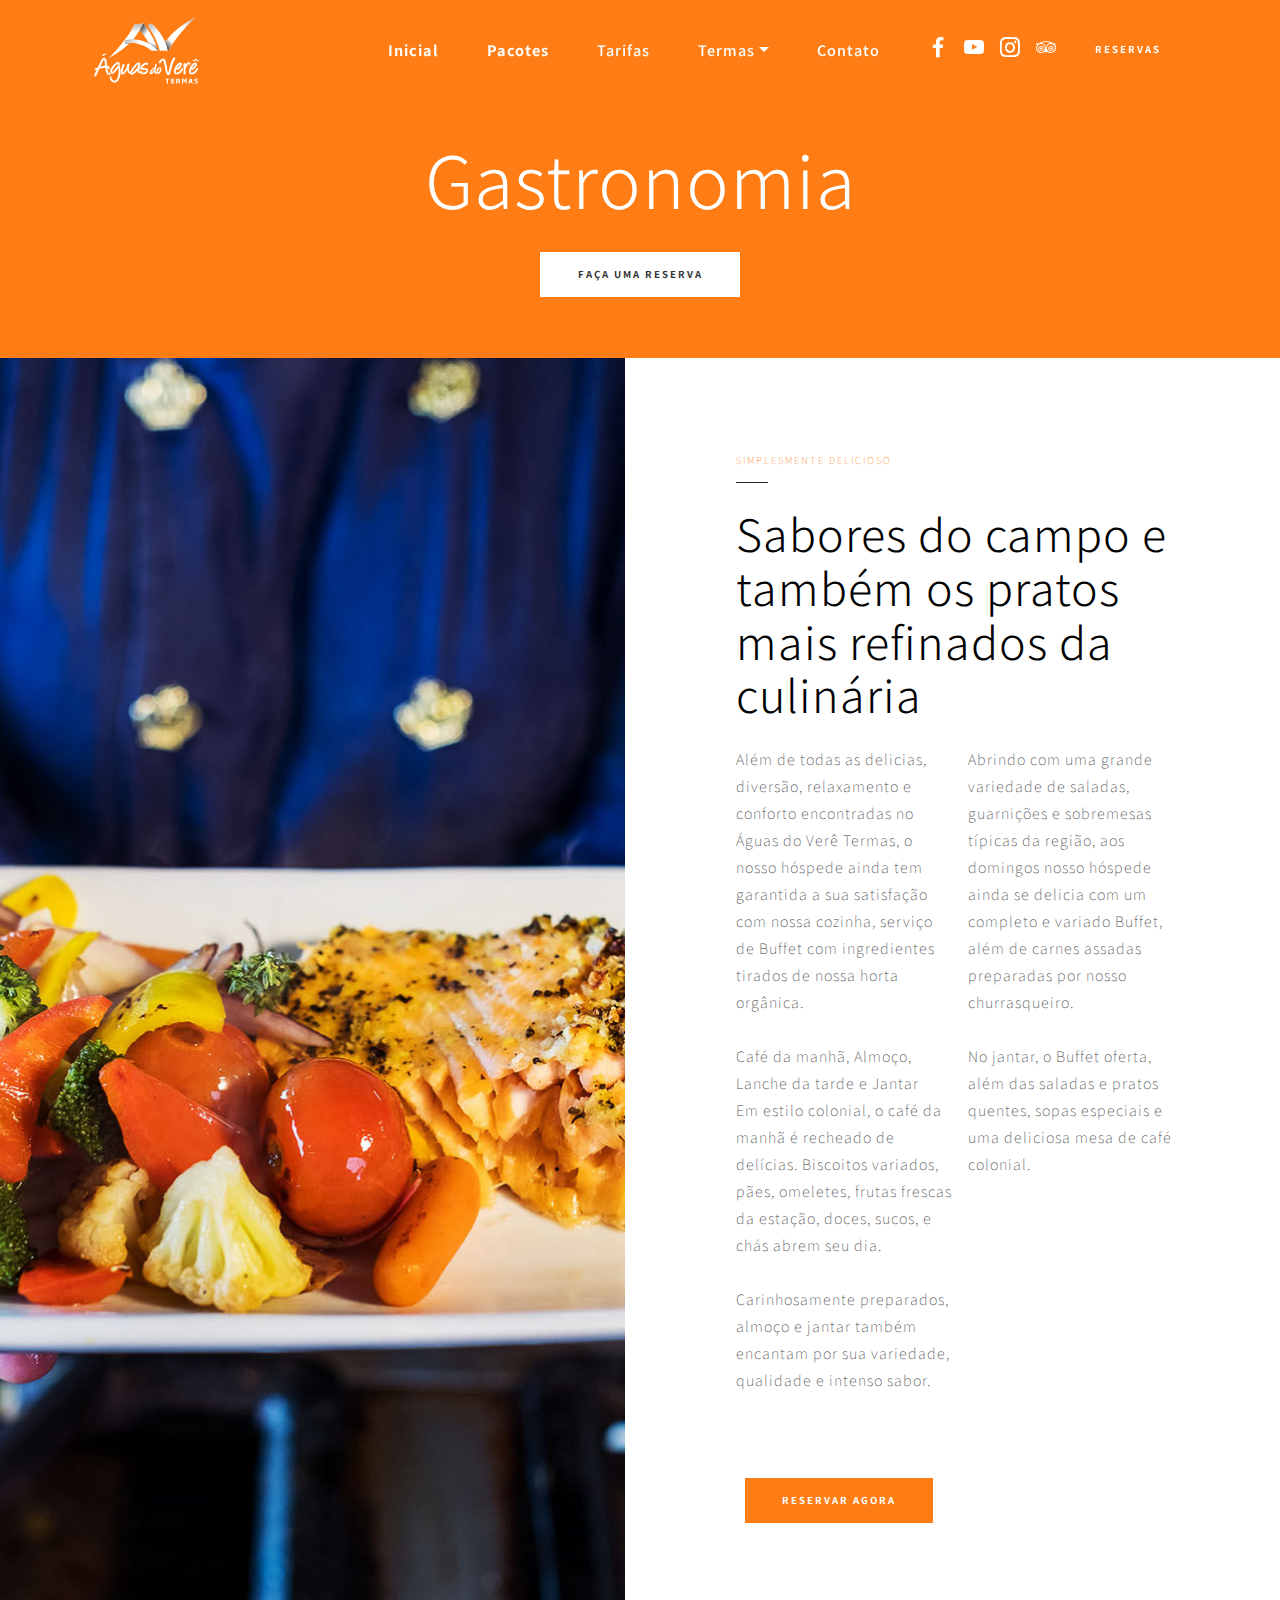
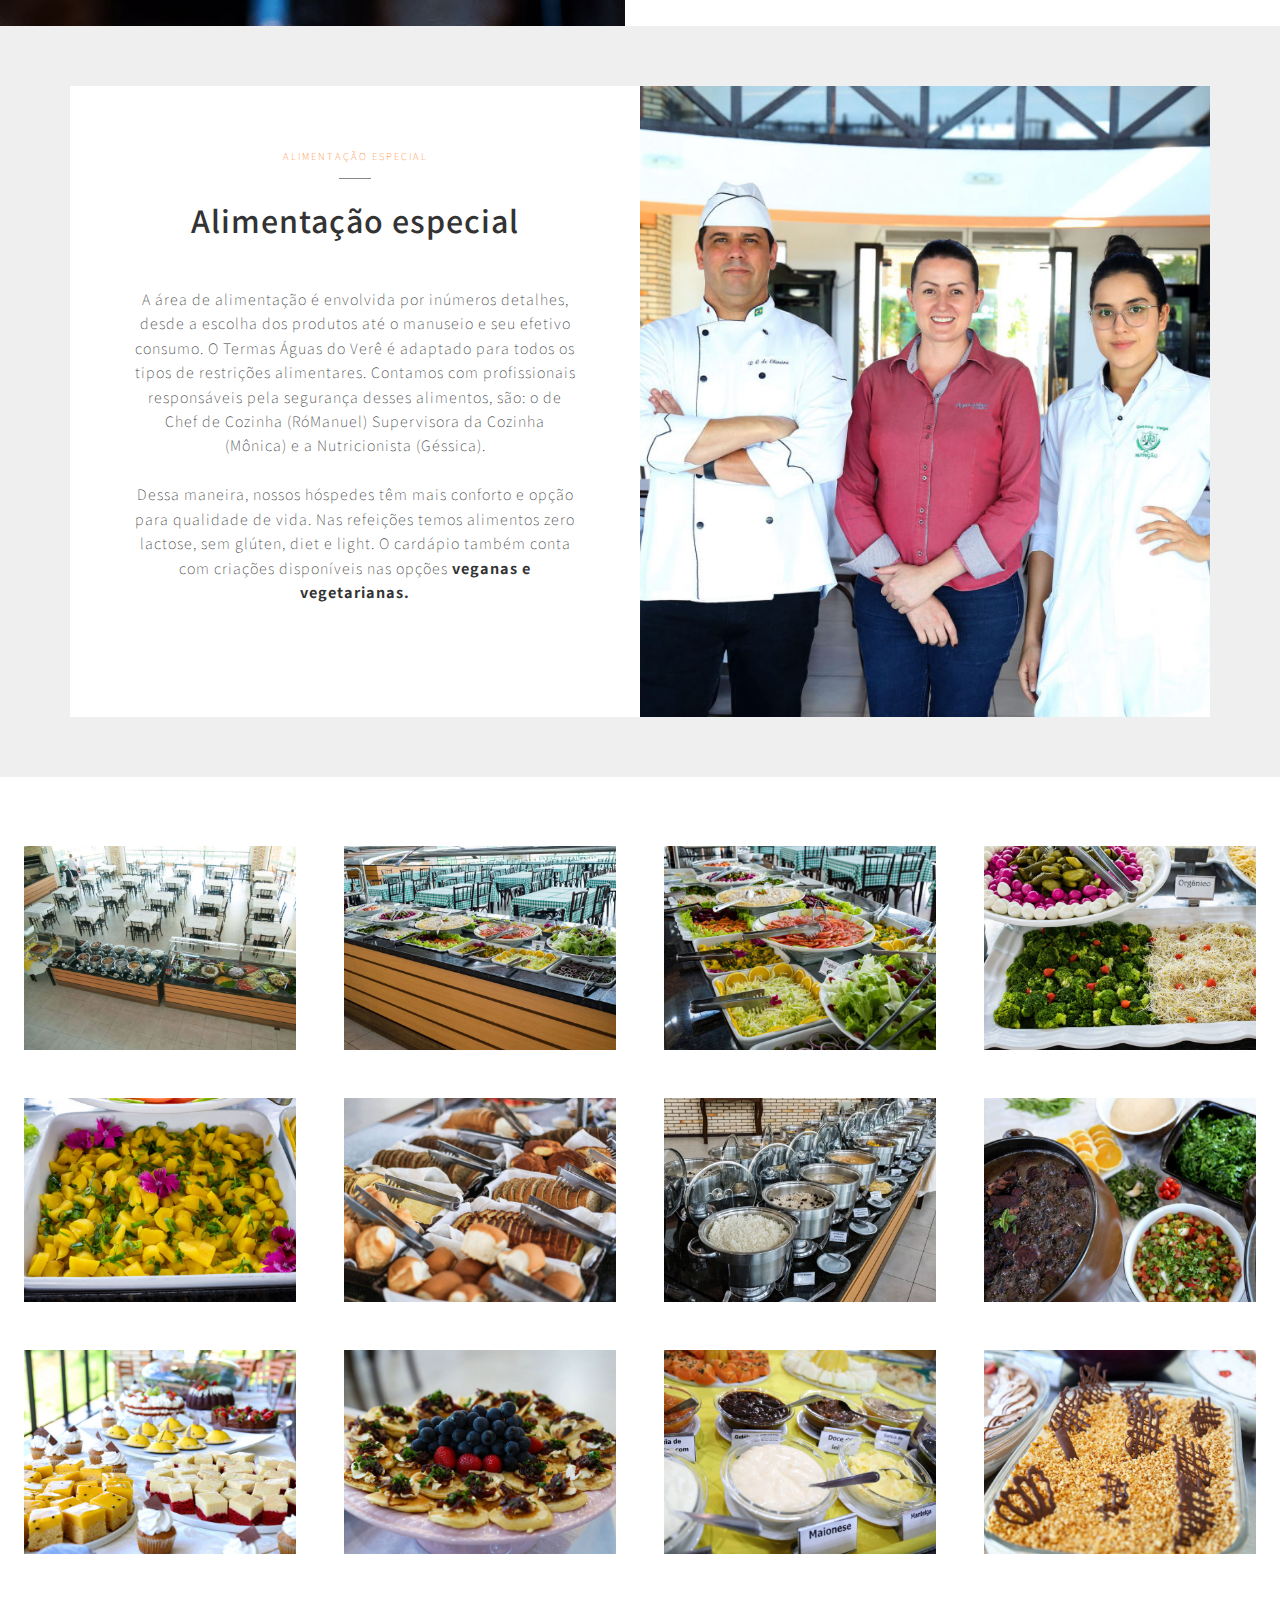
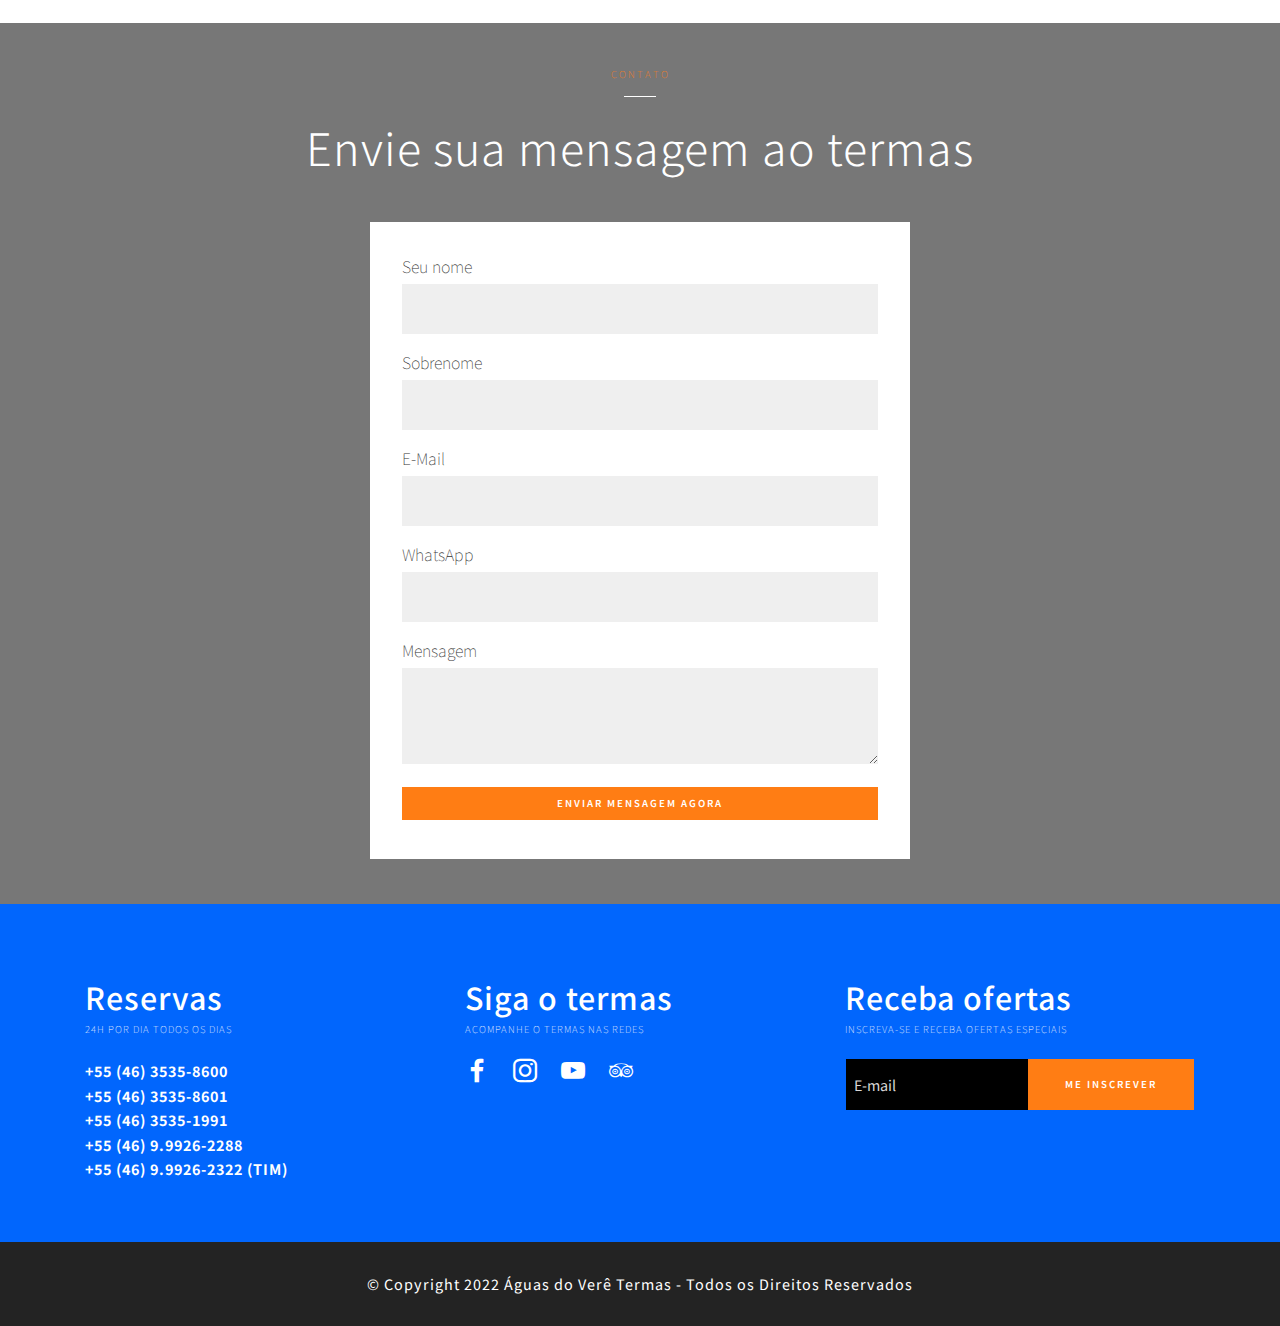
<file: gastronomia.html>
<!DOCTYPE html>
<html  >
<head>
  
  <meta charset="UTF-8">
  <meta http-equiv="X-UA-Compatible" content="IE=edge">
  
  <meta name="twitter:card" content="summary_large_image"/>
  <meta name="twitter:image:src" content="">
  <meta property="og:image" content="">
  <meta name="twitter:title" content="Gastronomia no Águas do Verê Termas e Resort">
  <meta name="viewport" content="width=device-width, initial-scale=1, minimum-scale=1">
  <link rel="shortcut icon" href="assets/images/aguas-do-vere-logo.svg" type="image/x-icon">
  <meta name="description" content="Sabores do campo e também os pratos mais refinados da culinária, estão presentes aqui no Águas do Verê.">
  
  
  <title>Gastronomia no Águas do Verê Termas e Resort</title>
  <link rel="stylesheet" href="assets/web/assets/mobirise-icons/mobirise-icons.css">
  <link rel="stylesheet" href="assets/tether/tether.min.css">
  <link rel="stylesheet" href="assets/bootstrap/css/bootstrap.min.css">
  <link rel="stylesheet" href="assets/bootstrap/css/bootstrap-grid.min.css">
  <link rel="stylesheet" href="assets/bootstrap/css/bootstrap-reboot.min.css">
    <link rel="stylesheet" href="assets/dropdown/css/style.css">
  <link rel="stylesheet" href="assets/formstyler/jquery.formstyler.css">
  <link rel="stylesheet" href="assets/formstyler/jquery.formstyler.theme.css">
  <link rel="stylesheet" href="assets/datepicker/jquery.datetimepicker.min.css">
  <link rel="stylesheet" href="assets/socicon/css/styles.css">
  <link rel="stylesheet" href="assets/theme/css/style.css">
  <link rel="stylesheet" href="assets/gallery/style.css">
  <link rel="stylesheet" href="assets/recaptcha.css">
  <link rel="preload" href="https://fonts.googleapis.com/css?family=Noto+Sans+JP:100,300,400,500,700,900&display=swap" as="style" onload="this.onload=null;this.rel='stylesheet'">
  <noscript><link rel="stylesheet" href="https://fonts.googleapis.com/css?family=Noto+Sans+JP:100,300,400,500,700,900&display=swap"></noscript>
  <link rel="preload" as="style" href="assets/mobirise/css/mbr-additional.css"><link rel="stylesheet" href="assets/mobirise/css/mbr-additional.css" type="text/css">
  
  
  
  

</head>
<body>
  
  <section class="menu1 menu cid-tgX1sbbdsI" once="menu" id="menu1-37">

    
    

    <nav class="navbar navbar-dropdown navbar-fixed-top navbar-expand-lg">
        <div class="navbar-brand">
            <span class="navbar-logo">
                <a href="index.html">
                    <img src="assets/images/aguas-do-vere-logo.svg" alt="Águas do Verê Termas" style="height: 5.2rem;">
                </a>
            </span>
            
        </div>
        <button class="navbar-toggler" type="button" data-toggle="collapse" data-target="#navbarSupportedContent" aria-controls="navbarNavAltMarkup" aria-expanded="false" aria-label="Toggle navigation">
            <div class="hamburger">
                <span></span>
                <span></span>
                <span></span>
                <span></span>
            </div>
        </button>
      <div class="collapse navbar-collapse" id="navbarSupportedContent">
            <ul class="navbar-nav nav-dropdown mbr-section-btn" data-app-modern-menu="true"><li class="nav-item">
                    <a class="nav-link link text-white text-primary display-7" href="index.html"><strong>Inicial</strong></a>
                </li><li class="nav-item"><a class="nav-link link text-white text-primary display-7" href="pacotes-especiais.html"><strong>Pacotes</strong></a></li><li class="nav-item">
                    <a class="nav-link link text-white text-primary display-7" href="tarifas.html">Tarifas</a>
                </li><li class="nav-item dropdown">
                    <a class="nav-link link dropdown-toggle text-white display-7" href="#" data-toggle="dropdown-submenu" aria-expanded="false">Termas</a><div class="dropdown-menu"><a class="dropdown-item text-white text-primary display-7" href="acomodacoes.html">Acomodações</a><a class="dropdown-item text-white text-primary display-7" href="estrutura.html">Estrutura</a><a class="dropdown-item text-white text-primary display-7" href="eventos.html">Eventos</a><a class="dropdown-item text-white text-primary display-7" href="gastronomia.html">Gastronomia</a><a class="dropdown-item text-white text-primary display-7" href="hidromassagem.html">Hidromassagem</a><a class="dropdown-item text-white text-primary display-7" href="lazer.html">Lazer</a></div>
                </li>
                
                <li class="nav-item"><a class="nav-link link text-white text-primary display-7" href="contato.html">Contato</a></li></ul>
            <div class="icons-menu">
              <a href="https://www.facebook.com/termas.aguasdovere/" target="_blank">
                <span class="p-2 mbr-iconfont socicon-facebook socicon"></span>
              </a>
              <a href="https://www.youtube.com/results?search_query=%C3%A1guas+do+vere+termas" target="_blank">
                <span class="p-2 mbr-iconfont socicon-youtube socicon"></span>
              </a>
              <a href="https://www.instagram.com/aguasdoveretermas/" target="_blank">
                <span class="p-2 mbr-iconfont socicon-instagram socicon"></span>
              </a>
              <a href="https://www.tripadvisor.com.br/Hotel_Review-g3814824-d3786048-Reviews-Hotel_Resort_Aguas_do_Vere-Vere_State_of_Parana.html" target="_blank">
                <span class="p-2 mbr-iconfont socicon-tripadvisor socicon"></span>
              </a>
              
              
            </div>
            <div class="navbar-buttons mbr-section-btn"><a class="btn btn-sm btn-secondary display-4" href="https://api.whatsapp.com/send/?phone=5546999858627&text&type=phone_number&app_absent=0">RESERVAS</a></div>
      </div>
    </nav>
</section>

<section class="header6 hotelm4_header6 cid-tgX1sbYb4H" id="header6-38">

	
    


	

	<div class="container">
		
		
		<h2 class="mbr-section-title mbr-fonts-style align-center mbr-white pb-4 display-1">
			Gastronomia</h2>
		
		<div class="mbr-section-btn align-center pb-4"><a class="btn btn-lg btn-white display-4" href="https://api.whatsapp.com/send/?phone=5546999858627&text&type=phone_number&app_absent=0">FAÇA UMA RESERVA</a></div>
	</div>
	
</section>

<section class="features3 hotelm4_features3 cid-tgX1scmzSk" id="features3-39">

	
    


	

	<div class="container-fluid">
		<div class="row justify-content-center">
			<div class="image-element col-xl-6">
				<div class="img-wrap" style="height: 100%; width: 100%;">
					<img src="assets/images/gastronomia-1900x1266.jpg" alt="">
				</div>
			</div>
			<div class="text-element col-xl-6">
				<h3 class="mbr-section-subtitle mbr-fonts-style mbr-lighter mbr-white display-4">
					SIMPLESMENTE DELICIOSO</h3>
				<div class="underline pb-3">
					<div class="line"></div>
				</div>
				<h2 class="mbr-section-title mbr-fonts-style pb-4 mbr-white display-2"><div>Sabores do campo e também os pratos mais refinados da culinária</div></h2>
				<div class="paragraphs-wrapper pb-4">
					<p class="mbr-text mbr-fonts-style mbr-lighter first-paragraph display-7">Além de todas as delicias, diversão, relaxamento e conforto encontradas no Águas do Verê Termas, o nosso hóspede ainda tem garantida a sua satisfação com nossa cozinha, serviço de Buffet com ingredientes tirados de nossa horta orgânica.<br><br>Café da manhã, Almoço, Lanche da tarde e Jantar<br>Em estilo colonial, o café da manhã é recheado de delícias. Biscoitos variados, pães, omeletes, frutas frescas da estação, doces, sucos, e chás abrem seu dia.<br><br>Carinhosamente preparados, almoço e jantar também encantam por sua variedade, qualidade e intenso sabor.<br><br><br></p>
					<p class="second-paragraph mbr-text mbr-fonts-style mbr-lighter display-7">Abrindo com uma grande variedade de saladas, guarnições e sobremesas típicas da região, aos domingos nosso hóspede ainda se delicia com um completo e variado Buffet, além de carnes assadas preparadas por nosso churrasqueiro.<br><br>No jantar, o Buffet oferta, além das saladas e pratos quentes, sopas especiais e uma deliciosa mesa de café colonial.</p>
				</div>
				<div class="mbr-section-btn"><a class="btn btn-lg btn-secondary display-4" href="https://api.whatsapp.com/send/?phone=5546999858627&text&type=phone_number&app_absent=0">RESERVAR AGORA</a></div>
			</div>
		</div>
	</div>
</section>

<section class="features4 hotelm4_features4 cid-tgX791uTm9" id="features4-3f">

	
    


	
	<div class="container">
		<div class="row justify-content-center">
			<div class="col-md-6 image-element">
				<div class="img-wrap" style="width: 80%; height: 80%;">
					<img src="assets/images/img-4346-min-scaled-1140x760.jpg" alt="">
				</div>
			</div>
			<div class="col-md-6 text-element">
				<h3 class="mbr-section-subtitle mbr-fonts-style mbr-lighter align-center display-4">
					ALIMENTAÇÃO ESPECIAL</h3>
				<div class="underline align-center pb-3">
					<div class="line"></div>
				</div>
				<h2 class="mbr-section-title mbr-fonts-style align-center display-5">
					Alimentação especial</h2>
				<p class="mbr-text mbr-fonts-style mbr-lighter align-center display-7">A área de alimentação é envolvida por inúmeros detalhes, desde a escolha dos produtos até o manuseio e seu efetivo consumo. O Termas Águas do Verê é adaptado para todos os tipos de restrições alimentares. Contamos com profissionais responsáveis pela segurança desses alimentos, são: o de Chef de Cozinha (RóManuel) Supervisora da Cozinha (Mônica) e a Nutricionista (Géssica).<br><br>Dessa maneira, nossos hóspedes têm mais conforto e opção para qualidade de vida. Nas refeições temos alimentos zero lactose, sem glúten, diet e light. O cardápio também conta com criações disponíveis nas opções <strong>veganas e vegetarianas.</strong></p>
				
			</div>
		</div>
	</div>
</section>

<section class="gallery1 hotelm4_gallery1 mbr-gallery mbr-slider-carousel cid-tgX9YYobMf" id="gallery1-3g">

	

	

	

	

	

	<div class="col-left-gallery"><!-- Filter --><!-- Gallery --><div class="mbr-gallery-row"><div class="mbr-gallery-layout-default"><div><div><div class="mbr-gallery-item mbr-gallery-item--p3" data-video-url="false" data-tags="Fantástica"><div href="#lb-gallery1-3g" data-slide-to="0" data-bs-slide-to="0" data-toggle="modal" data-bs-toggle="modal"><img src="assets/images/g10-1355x900-800x600.jpeg" alt="" title=""><span class="icon-focus"></span></div></div><div class="mbr-gallery-item mbr-gallery-item--p3" data-video-url="false" data-tags="Responsivo"><div href="#lb-gallery1-3g" data-slide-to="1" data-bs-slide-to="1" data-toggle="modal" data-bs-toggle="modal"><img src="assets/images/g11-1350x900-800x600.jpeg" alt="" title=""><span class="icon-focus"></span></div></div><div class="mbr-gallery-item mbr-gallery-item--p3" data-video-url="false" data-tags="Criativo"><div href="#lb-gallery1-3g" data-slide-to="2" data-bs-slide-to="2" data-toggle="modal" data-bs-toggle="modal"><img src="assets/images/g3-1350x900-800x600.jpeg" alt="" title=""><span class="icon-focus"></span></div></div><div class="mbr-gallery-item mbr-gallery-item--p3" data-video-url="false" data-tags="Animado"><div href="#lb-gallery1-3g" data-slide-to="3" data-bs-slide-to="3" data-toggle="modal" data-bs-toggle="modal"><img src="assets/images/g2-1350x900-800x600.jpeg" alt="" title=""><span class="icon-focus"></span></div></div><div class="mbr-gallery-item mbr-gallery-item--p3" data-video-url="false" data-tags="Fantástica"><div href="#lb-gallery1-3g" data-slide-to="4" data-bs-slide-to="4" data-toggle="modal" data-bs-toggle="modal"><img src="assets/images/0044-vere-termas-9112017-2000x1333-800x600.jpeg" alt="" title=""><span class="icon-focus"></span></div></div><div class="mbr-gallery-item mbr-gallery-item--p3" data-video-url="false" data-tags="Fantástica"><div href="#lb-gallery1-3g" data-slide-to="5" data-bs-slide-to="5" data-toggle="modal" data-bs-toggle="modal"><img src="assets/images/g5-1350x900-800x600.jpeg" alt="" title=""><span class="icon-focus"></span></div></div><div class="mbr-gallery-item mbr-gallery-item--p3" data-video-url="false" data-tags="Responsivo"><div href="#lb-gallery1-3g" data-slide-to="6" data-bs-slide-to="6" data-toggle="modal" data-bs-toggle="modal"><img src="assets/images/g12-1350x900-800x600.jpeg" alt="" title=""><span class="icon-focus"></span></div></div><div class="mbr-gallery-item mbr-gallery-item--p3" data-video-url="false" data-tags="Animado"><div href="#lb-gallery1-3g" data-slide-to="7" data-bs-slide-to="7" data-toggle="modal" data-bs-toggle="modal"><img src="assets/images/img-1166-2000x1333-800x600.jpeg" alt="" title=""><span class="icon-focus"></span></div></div><div class="mbr-gallery-item mbr-gallery-item--p3" data-video-url="false" data-tags="Fantástica"><div href="#lb-gallery1-3g" data-slide-to="8" data-bs-slide-to="8" data-toggle="modal" data-bs-toggle="modal"><img src="assets/images/img-9973-2000x1333-800x600.jpeg" alt="" title=""><span class="icon-focus"></span></div></div><div class="mbr-gallery-item mbr-gallery-item--p3" data-video-url="false" data-tags="Fantástica"><div href="#lb-gallery1-3g" data-slide-to="9" data-bs-slide-to="9" data-toggle="modal" data-bs-toggle="modal"><img src="assets/images/img-9975-2000x1333-800x600.jpeg" alt="" title=""><span class="icon-focus"></span></div></div><div class="mbr-gallery-item mbr-gallery-item--p3" data-video-url="false" data-tags="Fantástica"><div href="#lb-gallery1-3g" data-slide-to="10" data-bs-slide-to="10" data-toggle="modal" data-bs-toggle="modal"><img src="assets/images/img-9976-2000x1333-800x600.jpeg" alt="" title=""><span class="icon-focus"></span></div></div><div class="mbr-gallery-item mbr-gallery-item--p3" data-video-url="false" data-tags="Fantástica"><div href="#lb-gallery1-3g" data-slide-to="11" data-bs-slide-to="11" data-toggle="modal" data-bs-toggle="modal"><img src="assets/images/img-1286-2000x1333-800x600.jpeg" alt="" title=""><span class="icon-focus"></span></div></div></div></div><div class="clearfix"></div></div></div><!-- Lightbox --><div data-app-prevent-settings="" class="mbr-slider modal fade carousel slide" tabindex="-1" data-keyboard="true" data-bs-keyboard="true" data-interval="false" data-bs-interval="false" id="lb-gallery1-3g"><div class="modal-dialog"><div class="modal-content"><div class="modal-body"><div class="carousel-inner"><div class="carousel-item active"><img src="assets/images/g10-1355x900.jpeg" alt="" title=""></div><div class="carousel-item"><img src="assets/images/g11-1350x900.jpeg" alt="" title=""></div><div class="carousel-item"><img src="assets/images/g3-1350x900.jpeg" alt="" title=""></div><div class="carousel-item"><img src="assets/images/g2-1350x900.jpeg" alt="" title=""></div><div class="carousel-item"><img src="assets/images/0044-vere-termas-9112017-2000x1333.jpeg" alt="" title=""></div><div class="carousel-item"><img src="assets/images/g5-1350x900.jpeg" alt="" title=""></div><div class="carousel-item"><img src="assets/images/g12-1350x900.jpeg" alt="" title=""></div><div class="carousel-item"><img src="assets/images/img-1166-2000x1333.jpeg" alt="" title=""></div><div class="carousel-item"><img src="assets/images/img-9973-2000x1333.jpeg" alt="" title=""></div><div class="carousel-item"><img src="assets/images/img-9975-2000x1333.jpeg" alt="" title=""></div><div class="carousel-item"><img src="assets/images/img-9976-2000x1333.jpeg" alt="" title=""></div><div class="carousel-item"><img src="assets/images/img-1286-2000x1333.jpeg" alt="" title=""></div></div><a class="carousel-control carousel-control-prev" role="button" data-slide="prev" data-bs-slide="prev" href="#lb-gallery1-3g"><span class="mbri-left mbr-iconfont" aria-hidden="true"></span><span class="sr-only visually-hidden">Previous</span></a><a class="carousel-control carousel-control-next" role="button" data-slide="next" data-bs-slide="next" href="#lb-gallery1-3g"><span class="mbri-right mbr-iconfont" aria-hidden="true"></span><span class="sr-only visually-hidden">Next</span></a><a class="close" href="#" role="button" data-dismiss="modal" data-bs-dismiss="modal"><span class="sr-only visually-hidden">Close</span></a></div></div></div></div></div>
</section>

<section class="form4 hotelm4_form4 cid-theZm0IWWG mbr-parallax-background" id="form4-4g">

	
    


	<div class="mbr-overlay" style="opacity: 0.5; background-color: rgb(0, 0, 0);">
	</div>
	<div class="container">
		<h3 class="mbr-section-subtitle main-subtitle mbr-fonts-style align-center mbr-lighter mbr-white display-4">
			CONTATO</h3>
		<div class="underline align-center pb-3">
			<div class="line"></div>
		</div>
		<h2 class="mbr-section-title main-title mbr-fonts-style align-center pb-5 mbr-white display-2">
			Envie sua mensagem ao termas</h2>
		<div class="row justify-content-center">
			<div class="col-md-8 col-lg-6 form-wrapper">
				
				<div class="form1" data-form-type="formoid">
<!--Formbuilder Form-->
<form action="https://mobirise.eu/" method="POST" class="mbr-form form-with-styler" data-form-title="FORMULÁRIO SITE"><input type="hidden" name="email" data-form-email="true" value="Ez3qe3fV21AU7Sg4vMQwmmnixwviLZgOi/+7MEH8tGdkCuuvw12Ynscnz49g33whnhLN3o1N4ZkEByFI0x1jRENWG0cvqFWgmyJcoXREvt2imd1STSlhTv2C+ZaYy5eh.VXOe0HWSpe1qUfHY8C676/V/9fE8Z+ild0xv5FHE6O/uT/cfRF+Hrwe3T7S1HrcbO/xgRlVAC+IEMIbsZebkeDweBNJ2dSA17aeeNkcFIHM4El//gY7Sdr7Is9xZ4xek">
<div class="row">
<div hidden="hidden" data-form-alert="" class="alert alert-success col-12">Obrigado! Mensagem enviada.</div>
<div hidden="hidden" data-form-alert-danger="" class="alert alert-danger col-12"> </div>
</div>
<div class="dragArea row">
<div class="col-md-12 form-group " data-for="Nome">
<label for="Nome-form4-4g" class="form-control-label mbr-fonts-style display-7">Seu nome</label>
<input type="text" name="Nome" data-form-field="Nome" required="required" class="form-control display-7" value="" id="Nome-form4-4g">
</div>
<div class="col-md-12 form-group " data-for="Sobrenome">
<label for="Sobrenome-form4-4g" class="form-control-label mbr-fonts-style display-7">Sobrenome</label>
<input type="text" name="Sobrenome" data-form-field="Sobrenome" required="required" class="form-control display-7" value="" id="Sobrenome-form4-4g">
</div>
<div data-for="Email" class="col-md-12 form-group ">
<label for="Email-form4-4g" class="form-control-label mbr-fonts-style display-7">E-Mail</label>
<input type="email" name="Email" data-form-field="Email" class="form-control display-7" required="required" value="" id="Email-form4-4g">
</div>
<div data-for="Whatsapp" class="col-md-12 form-group ">
<label for="Whatsapp-form4-4g" class="form-control-label mbr-fonts-style display-7">WhatsApp</label>
<input type="tel" name="Whatsapp" data-form-field="Whatsapp" class="form-control display-7" value="" id="Whatsapp-form4-4g">
</div>
<div data-for="Mensagem" class="col-md-12 form-group ">
<label for="Mensagem-form4-4g" class="form-control-label mbr-fonts-style display-7">Mensagem</label>
<textarea name="Mensagem" data-form-field="Mensagem" class="form-control display-7" id="Mensagem-form4-4g"></textarea>
</div>
<div class="col-md-12 input-group-btn">
<button type="submit" class="w-100 btn btn-lg btn-form btn-secondary display-4">ENVIAR MENSAGEM AGORA</button>
</div>
</div>
</form><!--Formbuilder Form-->
</div>
			</div>
		</div>
	</div>
</section>

<section class="footer1 cid-theZMasog8" id="footer1-4i">
    

    

    <div class="container">
        <div class="row justify-content-center mbr-white">
            <div class="col-md-6 first-column col-lg-4">
                <h2 class="mbr-section-title mbr-fonts-style pb-2 display-5">
                    Reservas</h2>
                <h3 class="mbr-section-subtitle mbr-fonts-style mbr-lighter display-4">
                    24H POR DIA TODOS OS DIAS</h3>
                <p class="mbr-text mbr-fonts-style display-7"><strong>+55 (46) 3535-8600<br>+55 (46) 3535-8601<br>+55 (46) 3535-1991<br>+55 (46) 9.9926-2288<br>+55 (46) 9.9926-2322 (TIM)</strong><br>
                </p>
            </div>
            <div class="col-md-6 second-column col-lg-4">
                <h2 class="mbr-section-title mbr-fonts-style pb-2 display-5">
                    Siga o termas</h2>
                <h3 class="mbr-section-subtitle mbr-fonts-style mbr-lighter display-4">ACOMPANHE O TERMAS NAS REDES</h3>
                <div class="icons-wrapper">
                    <ul>
                        <li>
                            <a class="icon-transition" href="#">
                                <span class="mbr-iconfont socicon-facebook socicon"></span>
                            </a>
                        </li>
                        <li>
                            <a class="icon-transition" href="#">
                                <span class="mbr-iconfont socicon-instagram socicon"></span>
                            </a>
                        </li>
                        <li>
                            <a class="icon-transition" href="#">
                                <span class="mbr-iconfont socicon-youtube socicon"></span>
                            </a>
                        </li>
                        <li>
                            <a class="icon-transition" href="#">
                                <span class="mbr-iconfont socicon-tripadvisor socicon"></span>
                            </a>
                        </li>
                        
                        
                    </ul>
                </div>
            </div>
            <div class="col-md-7 col-lg-4 third-column">
                <h2 class="mbr-section-title mbr-fonts-style pb-2 display-5">
                    Receba ofertas</h2>
                <h3 class="mbr-section-subtitle mbr-fonts-style mbr-lighter display-4">
                    INSCREVA-SE E RECEBA OFERTAS ESPECIAIS</h3>
                <div class="form1 px-3" data-form-type="formoid">
<!--Formbuilder Form-->
<form action="https://mobirise.eu/" method="POST" class="mbr-form form-with-styler" data-form-title="INSCRIÇÃO EMAIL"><input type="hidden" name="email" data-form-email="true" value="LshqHGv0eZJknt0Fv1N0yw12FP4cmDX7wDPYCnxnYLx/1kXNP+KFmsg+ZpwR2duqbhJpQAIzVsXBGPQeAu+9+gLTdqrA07Pp+Qylc5NSNj5qJ8s7ENv3+b3ztBBT0dcS.vxmrpZYGOT+ghSctpV7yJ5v3xaDBXsEVaj2fhyZYKtk5cq4KWtYMh7oWDMuJ9AQkWjhSi0r/dZABMxLLmpQg5B3frCKiKHXxJYIyo1obUMJn+6I/SqXixmB4qqEGkvCv">
<div class="row">
<div hidden="hidden" data-form-alert="" class="alert alert-success col-12">Obrigado por se inscrever!</div>
<div hidden="hidden" data-form-alert-danger="" class="alert alert-danger col-12">
</div>
</div>
<div class="dragArea row">
<div class="col form-group" data-for="email">
<input type="text" name="email" placeholder="E-mail" data-form-field="E-mail" required="required" class="form-control display-7" value="" id="email-footer1-4i">
</div>
<div class="col-auto input-group-btn">
<button type="submit" class="w-100 btn btn-lg btn-secondary display-4">ME INSCREVER</button>
</div>
</div>
</form><!--Formbuilder Form-->
</div>
            </div>
        </div>
    </div>
</section>

<section class="footer2 cid-tgX1seLVJ7" once="footer" id="footer2-3e">

    

    

    <div class="container">
        <div class="row justify-content-center mbr-white">
            <div class="col-12">
                <p class="mbr-text mb-0 mbr-fonts-style align-center display-7">
                    © Copyright 2022 Águas do Verê Termas - Todos os Direitos Reservados</p>
            </div>
        </div>
    </div>
</section>


<script src="assets/web/assets/jquery/jquery.min.js"></script>
  <script src="assets/popper/popper.min.js"></script>
  <script src="assets/tether/tether.min.js"></script>
  <script src="assets/bootstrap/js/bootstrap.min.js"></script>
  <script src="assets/smoothscroll/smooth-scroll.js"></script>
      <script src="assets/dropdown/js/nav-dropdown.js"></script>
  <script src="assets/dropdown/js/navbar-dropdown.js"></script>
  <script src="assets/touchswipe/jquery.touch-swipe.min.js"></script>
  <script src="assets/masonry/masonry.pkgd.min.js"></script>
  <script src="assets/imagesloaded/imagesloaded.pkgd.min.js"></script>
  <script src="assets/bootstrapcarouselswipe/bootstrap-carousel-swipe.js"></script>
  <script src="assets/formstyler/jquery.formstyler.js"></script>
  <script src="assets/formstyler/jquery.formstyler.min.js"></script>
  <script src="assets/datepicker/jquery.datetimepicker.full.js"></script>
  <script src="assets/parallax/jarallax.min.js"></script>
  <script src="assets/theme/js/script.js"></script>
  <script src="assets/gallery/player.min.js"></script>
  <script src="assets/gallery/script.js"></script>
  <script src="assets/formoid.min.js"></script>
  
  
  

</body>
</html>
</file>
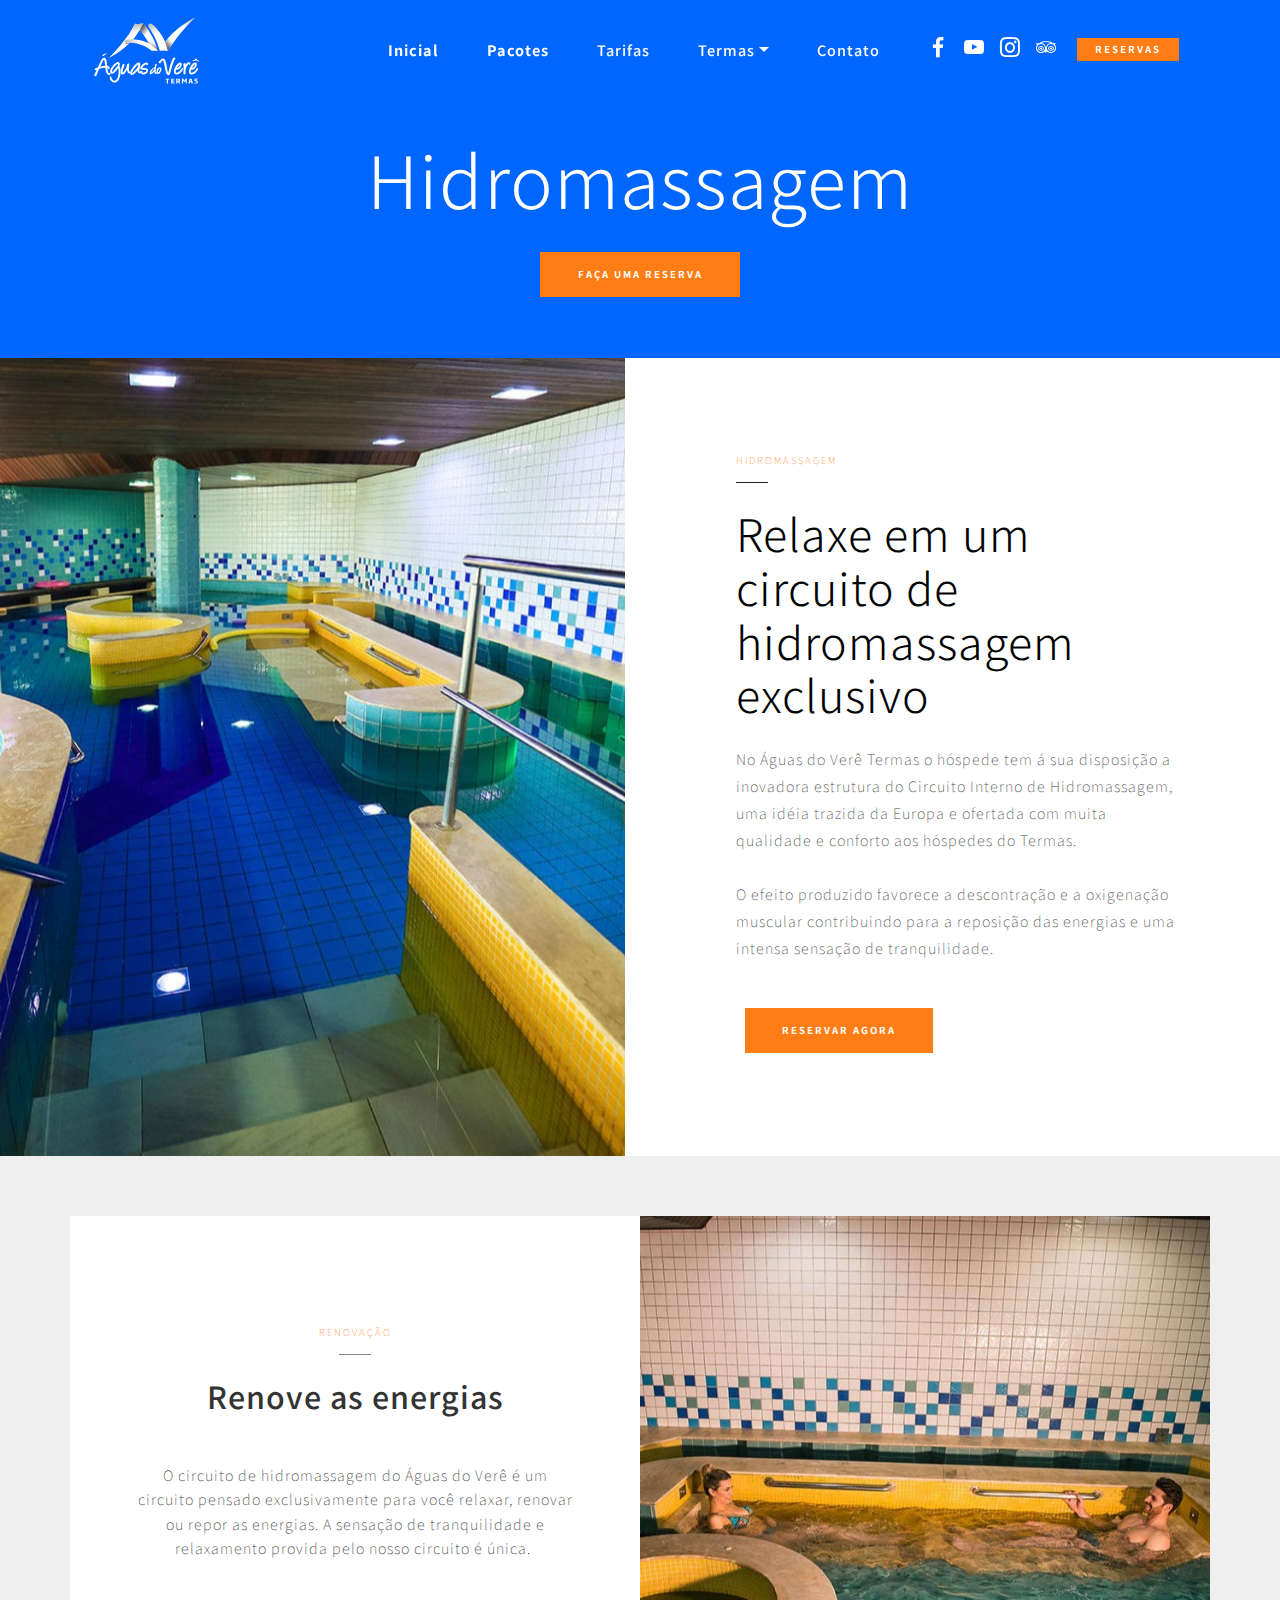
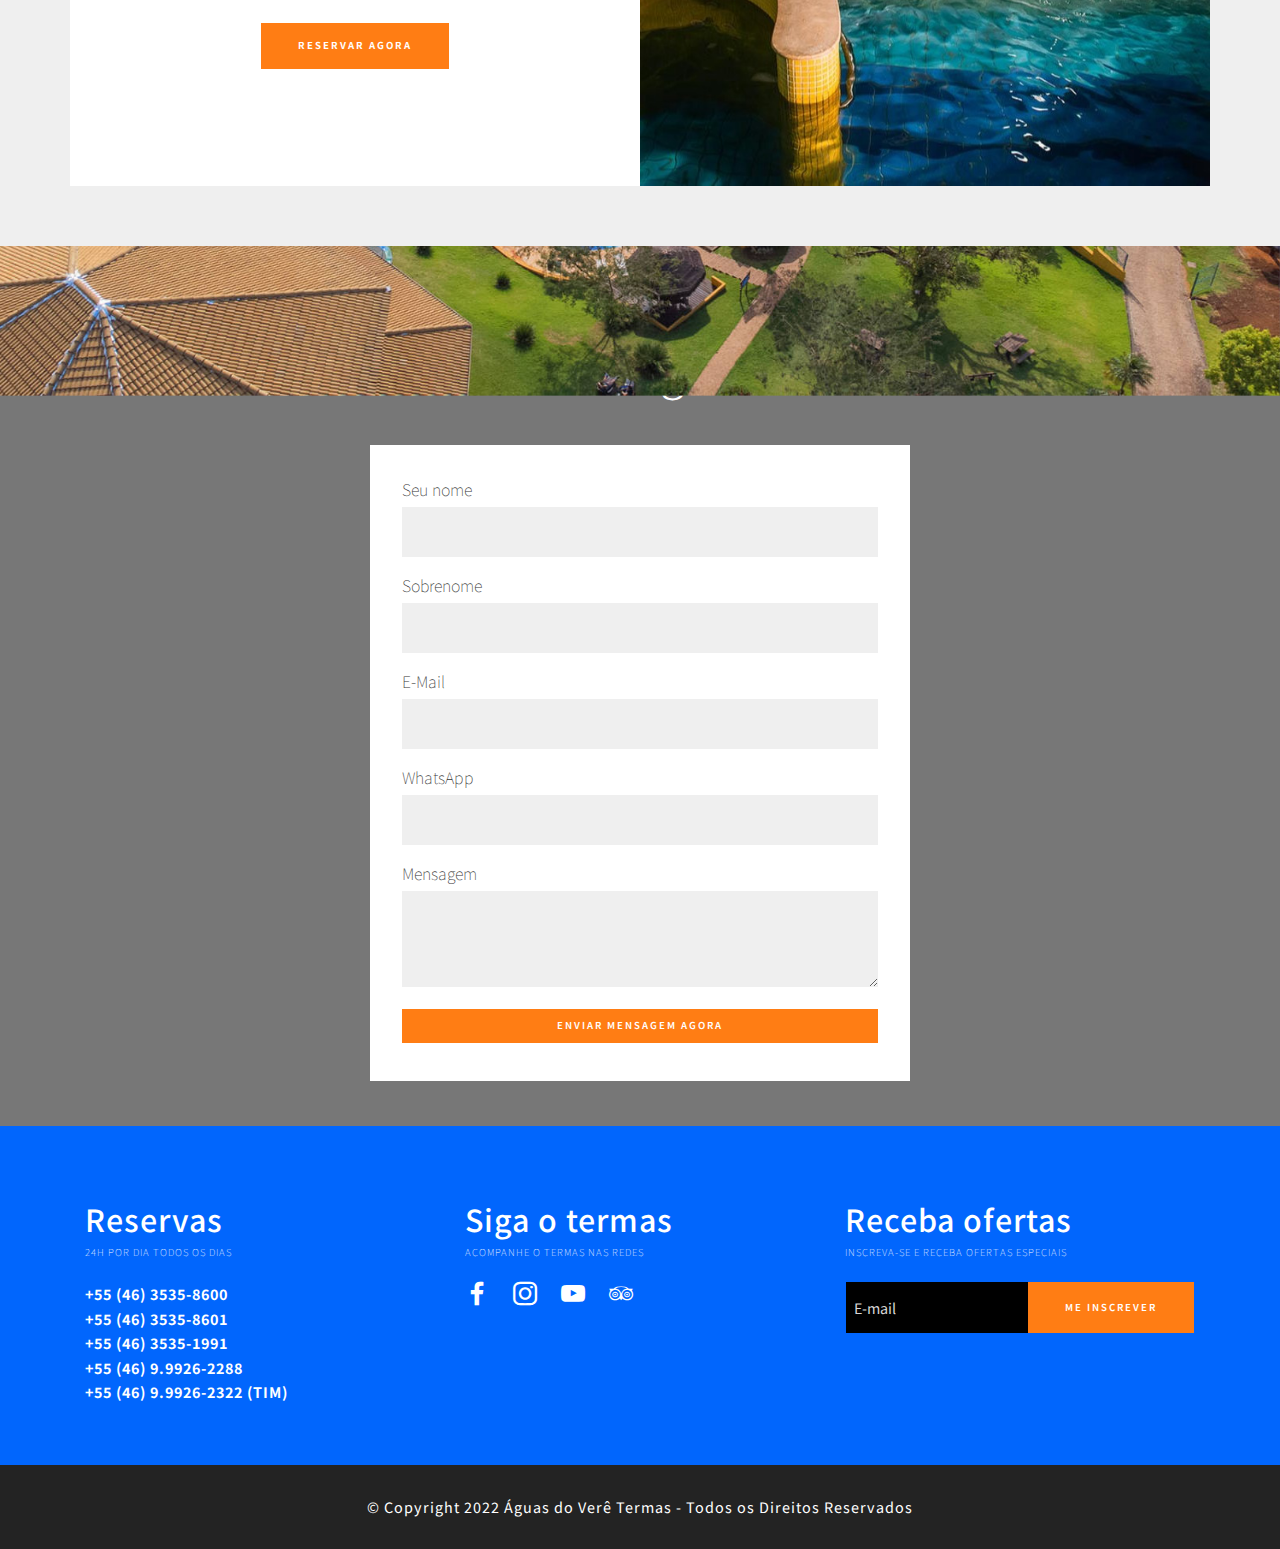
<file: hidromassagem.html>
<!DOCTYPE html>
<html  >
<head>
  
  <meta charset="UTF-8">
  <meta http-equiv="X-UA-Compatible" content="IE=edge">
  
  <meta name="twitter:card" content="summary_large_image"/>
  <meta name="twitter:image:src" content="">
  <meta property="og:image" content="">
  <meta name="twitter:title" content="Circuito de Hidromassagem no Águas do Verê Termas e Resort">
  <meta name="viewport" content="width=device-width, initial-scale=1, minimum-scale=1">
  <link rel="shortcut icon" href="assets/images/aguas-do-vere-logo.svg" type="image/x-icon">
  <meta name="description" content="Relaxe em um circuito de hidromassagem exclusivo presente aqui no Águas do Verê.">
  
  
  <title>Circuito de Hidromassagem no Águas do Verê Termas e Resort</title>
  <link rel="stylesheet" href="assets/web/assets/mobirise-icons/mobirise-icons.css">
  <link rel="stylesheet" href="assets/tether/tether.min.css">
  <link rel="stylesheet" href="assets/bootstrap/css/bootstrap.min.css">
  <link rel="stylesheet" href="assets/bootstrap/css/bootstrap-grid.min.css">
  <link rel="stylesheet" href="assets/bootstrap/css/bootstrap-reboot.min.css">
    <link rel="stylesheet" href="assets/dropdown/css/style.css">
  <link rel="stylesheet" href="assets/formstyler/jquery.formstyler.css">
  <link rel="stylesheet" href="assets/formstyler/jquery.formstyler.theme.css">
  <link rel="stylesheet" href="assets/datepicker/jquery.datetimepicker.min.css">
  <link rel="stylesheet" href="assets/socicon/css/styles.css">
  <link rel="stylesheet" href="assets/theme/css/style.css">
  <link rel="stylesheet" href="assets/recaptcha.css">
  <link rel="preload" href="https://fonts.googleapis.com/css?family=Noto+Sans+JP:100,300,400,500,700,900&display=swap" as="style" onload="this.onload=null;this.rel='stylesheet'">
  <noscript><link rel="stylesheet" href="https://fonts.googleapis.com/css?family=Noto+Sans+JP:100,300,400,500,700,900&display=swap"></noscript>
  <link rel="preload" as="style" href="assets/mobirise/css/mbr-additional.css"><link rel="stylesheet" href="assets/mobirise/css/mbr-additional.css" type="text/css">
  
  
  
  

</head>
<body>
  
  <section class="menu1 menu cid-tgXgReKLbu" once="menu" id="menu1-3h">

    
    

    <nav class="navbar navbar-dropdown navbar-fixed-top navbar-expand-lg">
        <div class="navbar-brand">
            <span class="navbar-logo">
                <a href="index.html">
                    <img src="assets/images/aguas-do-vere-logo.svg" alt="Águas do Verê Termas" style="height: 5.2rem;">
                </a>
            </span>
            
        </div>
        <button class="navbar-toggler" type="button" data-toggle="collapse" data-target="#navbarSupportedContent" aria-controls="navbarNavAltMarkup" aria-expanded="false" aria-label="Toggle navigation">
            <div class="hamburger">
                <span></span>
                <span></span>
                <span></span>
                <span></span>
            </div>
        </button>
      <div class="collapse navbar-collapse" id="navbarSupportedContent">
            <ul class="navbar-nav nav-dropdown mbr-section-btn" data-app-modern-menu="true"><li class="nav-item">
                    <a class="nav-link link text-white text-primary display-7" href="index.html"><strong>Inicial</strong></a>
                </li><li class="nav-item"><a class="nav-link link text-white text-primary display-7" href="pacotes-especiais.html"><strong>Pacotes</strong></a></li><li class="nav-item">
                    <a class="nav-link link text-white text-primary display-7" href="tarifas.html">Tarifas</a>
                </li><li class="nav-item dropdown">
                    <a class="nav-link link dropdown-toggle text-white display-7" href="#" data-toggle="dropdown-submenu" aria-expanded="false">Termas</a><div class="dropdown-menu"><a class="dropdown-item text-white text-primary display-7" href="acomodacoes.html">Acomodações</a><a class="dropdown-item text-white text-primary display-7" href="estrutura.html">Estrutura</a><a class="dropdown-item text-white text-primary display-7" href="eventos.html">Eventos</a><a class="dropdown-item text-white text-primary display-7" href="gastronomia.html">Gastronomia</a><a class="dropdown-item text-white text-primary display-7" href="hidromassagem.html">Hidromassagem</a><a class="dropdown-item text-white text-primary display-7" href="lazer.html">Lazer</a></div>
                </li>
                
                <li class="nav-item"><a class="nav-link link text-white text-primary display-7" href="contato.html">Contato</a></li></ul>
            <div class="icons-menu">
              <a href="https://www.facebook.com/termas.aguasdovere/" target="_blank">
                <span class="p-2 mbr-iconfont socicon-facebook socicon"></span>
              </a>
              <a href="https://www.youtube.com/results?search_query=%C3%A1guas+do+vere+termas" target="_blank">
                <span class="p-2 mbr-iconfont socicon-youtube socicon"></span>
              </a>
              <a href="https://www.instagram.com/aguasdoveretermas/" target="_blank">
                <span class="p-2 mbr-iconfont socicon-instagram socicon"></span>
              </a>
              <a href="https://www.tripadvisor.com.br/Hotel_Review-g3814824-d3786048-Reviews-Hotel_Resort_Aguas_do_Vere-Vere_State_of_Parana.html" target="_blank">
                <span class="p-2 mbr-iconfont socicon-tripadvisor socicon"></span>
              </a>
              
              
            </div>
            <div class="navbar-buttons mbr-section-btn"><a class="btn btn-sm btn-secondary display-4" href="https://api.whatsapp.com/send/?phone=5546999858627&text&type=phone_number&app_absent=0">RESERVAS</a></div>
      </div>
    </nav>
</section>

<section class="header6 hotelm4_header6 cid-tgXgRfx6Ps" id="header6-3i">

	
    


	

	<div class="container">
		
		
		<h2 class="mbr-section-title mbr-fonts-style align-center mbr-white pb-4 display-1">
			Hidromassagem</h2>
		
		<div class="mbr-section-btn align-center pb-4"><a class="btn btn-lg btn-secondary display-4" href="https://api.whatsapp.com/send/?phone=5546999858627&text&type=phone_number&app_absent=0">FAÇA UMA RESERVA</a></div>
	</div>
	
</section>

<section class="features3 hotelm4_features3 cid-tgXgRfVr7R" id="features3-3j">

	
    


	

	<div class="container-fluid">
		<div class="row justify-content-center">
			<div class="image-element col-xl-6">
				<div class="img-wrap" style="height: 100%; width: 100%;">
					<img src="assets/images/pi2-1-1300x867.jpeg" alt="">
				</div>
			</div>
			<div class="text-element col-xl-6">
				<h3 class="mbr-section-subtitle mbr-fonts-style mbr-lighter mbr-white display-4">
					HIDROMASSAGEM</h3>
				<div class="underline pb-3">
					<div class="line"></div>
				</div>
				<h2 class="mbr-section-title mbr-fonts-style pb-4 mbr-white display-2"><div>Relaxe em um circuito de hidromassagem exclusivo</div></h2>
				<div class="paragraphs-wrapper pb-4">
					<p class="mbr-text mbr-fonts-style mbr-lighter display-7">No Águas do Verê Termas o hóspede tem á sua disposição a inovadora estrutura do Circuito Interno de Hidromassagem, uma idéia trazida da Europa e ofertada com muita qualidade e conforto aos hóspedes do Termas.<br><br>O efeito produzido favorece a descontração e a oxigenação muscular contribuindo para a reposição das energias e uma intensa sensação de tranquilidade.<br></p>
					
				</div>
				<div class="mbr-section-btn"><a class="btn btn-lg btn-secondary display-4" href="https://api.whatsapp.com/send/?phone=5546999858627&text&type=phone_number&app_absent=0">RESERVAR AGORA</a></div>
			</div>
		</div>
	</div>
</section>

<section class="features4 hotelm4_features4 cid-tgXgRgdCRn" id="features4-3k">

	
    


	
	<div class="container">
		<div class="row justify-content-center">
			<div class="col-md-6 image-element">
				<div class="img-wrap" style="width: 80%; height: 80%;">
					<img src="assets/images/hidromassagem-1000x667.jpeg" alt="">
				</div>
			</div>
			<div class="col-md-6 text-element">
				<h3 class="mbr-section-subtitle mbr-fonts-style mbr-lighter align-center display-4">
					RENOVAÇÃO</h3>
				<div class="underline align-center pb-3">
					<div class="line"></div>
				</div>
				<h2 class="mbr-section-title mbr-fonts-style align-center display-5">
					Renove as energias</h2>
				<p class="mbr-text mbr-fonts-style mbr-lighter align-center display-7">O circuito de hidromassagem do Águas do Verê é um circuito pensado exclusivamente para você relaxar, renovar ou repor as energias. A sensação de tranquilidade e relaxamento provida pelo nosso circuito é única.&nbsp;</p>
				<div class="mbr-section-btn align-center pt-2"><a class="btn btn-lg btn-secondary display-4" href="https://api.whatsapp.com/send/?phone=5546999858627&text&type=phone_number&app_absent=0">RESERVAR AGORA</a></div>
			</div>
		</div>
	</div>
</section>

<section class="form4 hotelm4_form4 cid-theZwsYNFC mbr-parallax-background" id="form4-4h">

	
    


	<div class="mbr-overlay" style="opacity: 0.5; background-color: rgb(0, 0, 0);">
	</div>
	<div class="container">
		<h3 class="mbr-section-subtitle main-subtitle mbr-fonts-style align-center mbr-lighter mbr-white display-4">
			CONTATO</h3>
		<div class="underline align-center pb-3">
			<div class="line"></div>
		</div>
		<h2 class="mbr-section-title main-title mbr-fonts-style align-center pb-5 mbr-white display-2">
			Envie sua mensagem ao termas</h2>
		<div class="row justify-content-center">
			<div class="col-md-8 col-lg-6 form-wrapper">
				
				<div class="form1" data-form-type="formoid">
<!--Formbuilder Form-->
<form action="https://mobirise.eu/" method="POST" class="mbr-form form-with-styler" data-form-title="FORMULÁRIO SITE"><input type="hidden" name="email" data-form-email="true" value="j/dr7x4ahtFY4cxq2Mzd8GlcyezEoEtQ5sTSkZNW1rSmtDNKnyyiVtc1Ti+/mKyBI09XMXjMYEA94nA5cLMB3y8iAs1ZGsGUI94VUEQp/h4TCRv6YBNr2G1ml28h/XNx.6CdvbfhNI8VN1VHlKaCS/AsrMX+Xld63QRWBso8hew7rdKERS89OVB/hOz1D6nx81KyWmq5h2LuuJPVodbgH+4VJOd47jklWi0K42KE/rid6L63uJKpPjQLnY9PAhCU0">
<div class="row">
<div hidden="hidden" data-form-alert="" class="alert alert-success col-12">Obrigado! Mensagem enviada.</div>
<div hidden="hidden" data-form-alert-danger="" class="alert alert-danger col-12"> </div>
</div>
<div class="dragArea row">
<div class="col-md-12 form-group " data-for="Nome">
<label for="Nome-form4-4h" class="form-control-label mbr-fonts-style display-7">Seu nome</label>
<input type="text" name="Nome" data-form-field="Nome" required="required" class="form-control display-7" value="" id="Nome-form4-4h">
</div>
<div class="col-md-12 form-group " data-for="Sobrenome">
<label for="Sobrenome-form4-4h" class="form-control-label mbr-fonts-style display-7">Sobrenome</label>
<input type="text" name="Sobrenome" data-form-field="Sobrenome" required="required" class="form-control display-7" value="" id="Sobrenome-form4-4h">
</div>
<div data-for="Email" class="col-md-12 form-group ">
<label for="Email-form4-4h" class="form-control-label mbr-fonts-style display-7">E-Mail</label>
<input type="email" name="Email" data-form-field="Email" class="form-control display-7" required="required" value="" id="Email-form4-4h">
</div>
<div data-for="Whatsapp" class="col-md-12 form-group ">
<label for="Whatsapp-form4-4h" class="form-control-label mbr-fonts-style display-7">WhatsApp</label>
<input type="tel" name="Whatsapp" data-form-field="Whatsapp" class="form-control display-7" value="" id="Whatsapp-form4-4h">
</div>
<div data-for="Mensagem" class="col-md-12 form-group ">
<label for="Mensagem-form4-4h" class="form-control-label mbr-fonts-style display-7">Mensagem</label>
<textarea name="Mensagem" data-form-field="Mensagem" class="form-control display-7" id="Mensagem-form4-4h"></textarea>
</div>
<div class="col-md-12 input-group-btn">
<button type="submit" class="w-100 btn btn-lg btn-form btn-secondary display-4">ENVIAR MENSAGEM AGORA</button>
</div>
</div>
</form><!--Formbuilder Form-->
</div>
			</div>
		</div>
	</div>
</section>

<section class="footer1 cid-theZMasog8" id="footer1-4i">
    

    

    <div class="container">
        <div class="row justify-content-center mbr-white">
            <div class="col-md-6 first-column col-lg-4">
                <h2 class="mbr-section-title mbr-fonts-style pb-2 display-5">
                    Reservas</h2>
                <h3 class="mbr-section-subtitle mbr-fonts-style mbr-lighter display-4">
                    24H POR DIA TODOS OS DIAS</h3>
                <p class="mbr-text mbr-fonts-style display-7"><strong>+55 (46) 3535-8600<br>+55 (46) 3535-8601<br>+55 (46) 3535-1991<br>+55 (46) 9.9926-2288<br>+55 (46) 9.9926-2322 (TIM)</strong><br>
                </p>
            </div>
            <div class="col-md-6 second-column col-lg-4">
                <h2 class="mbr-section-title mbr-fonts-style pb-2 display-5">
                    Siga o termas</h2>
                <h3 class="mbr-section-subtitle mbr-fonts-style mbr-lighter display-4">ACOMPANHE O TERMAS NAS REDES</h3>
                <div class="icons-wrapper">
                    <ul>
                        <li>
                            <a class="icon-transition" href="#">
                                <span class="mbr-iconfont socicon-facebook socicon"></span>
                            </a>
                        </li>
                        <li>
                            <a class="icon-transition" href="#">
                                <span class="mbr-iconfont socicon-instagram socicon"></span>
                            </a>
                        </li>
                        <li>
                            <a class="icon-transition" href="#">
                                <span class="mbr-iconfont socicon-youtube socicon"></span>
                            </a>
                        </li>
                        <li>
                            <a class="icon-transition" href="#">
                                <span class="mbr-iconfont socicon-tripadvisor socicon"></span>
                            </a>
                        </li>
                        
                        
                    </ul>
                </div>
            </div>
            <div class="col-md-7 col-lg-4 third-column">
                <h2 class="mbr-section-title mbr-fonts-style pb-2 display-5">
                    Receba ofertas</h2>
                <h3 class="mbr-section-subtitle mbr-fonts-style mbr-lighter display-4">
                    INSCREVA-SE E RECEBA OFERTAS ESPECIAIS</h3>
                <div class="form1 px-3" data-form-type="formoid">
<!--Formbuilder Form-->
<form action="https://mobirise.eu/" method="POST" class="mbr-form form-with-styler" data-form-title="INSCRIÇÃO EMAIL"><input type="hidden" name="email" data-form-email="true" value="s9n5w/w/Pd9/Jwy+q6tAcrtze0tW6/Pj9UK4jb4w85GrlrUmKKxsRJRL8d7QBErhc+go9vROovhUZ362F5dkqzLjS3VXcFA1txOvpGZzRGu12t2eeGq3e2TDQlwVYb+Y.Ttpy8heBkiU5khpMjo7AzqQy4U/jyh3jpxWr16piZQ1ANikBJeTaPxgUHyCBUfyeNzEZ7RgcZX505FphzUYmBkSCjt393n1WawYt/VN8K7MLS7FwDLG4mmgAUVDJvIrz">
<div class="row">
<div hidden="hidden" data-form-alert="" class="alert alert-success col-12">Obrigado por se inscrever!</div>
<div hidden="hidden" data-form-alert-danger="" class="alert alert-danger col-12">
</div>
</div>
<div class="dragArea row">
<div class="col form-group" data-for="email">
<input type="text" name="email" placeholder="E-mail" data-form-field="E-mail" required="required" class="form-control display-7" value="" id="email-footer1-4i">
</div>
<div class="col-auto input-group-btn">
<button type="submit" class="w-100 btn btn-lg btn-secondary display-4">ME INSCREVER</button>
</div>
</div>
</form><!--Formbuilder Form-->
</div>
            </div>
        </div>
    </div>
</section>

<section class="footer2 cid-tgXgRi2OdE" once="footer" id="footer2-3p">

    

    

    <div class="container">
        <div class="row justify-content-center mbr-white">
            <div class="col-12">
                <p class="mbr-text mb-0 mbr-fonts-style align-center display-7">
                    © Copyright 2022 Águas do Verê Termas - Todos os Direitos Reservados</p>
            </div>
        </div>
    </div>
</section>


<script src="assets/web/assets/jquery/jquery.min.js"></script>
  <script src="assets/popper/popper.min.js"></script>
  <script src="assets/tether/tether.min.js"></script>
  <script src="assets/bootstrap/js/bootstrap.min.js"></script>
  <script src="assets/smoothscroll/smooth-scroll.js"></script>
      <script src="assets/dropdown/js/nav-dropdown.js"></script>
  <script src="assets/dropdown/js/navbar-dropdown.js"></script>
  <script src="assets/touchswipe/jquery.touch-swipe.min.js"></script>
  <script src="assets/formstyler/jquery.formstyler.js"></script>
  <script src="assets/formstyler/jquery.formstyler.min.js"></script>
  <script src="assets/datepicker/jquery.datetimepicker.full.js"></script>
  <script src="assets/parallax/jarallax.min.js"></script>
  <script src="assets/theme/js/script.js"></script>
  <script src="assets/formoid.min.js"></script>
  
  
  

</body>
</html>
</file>
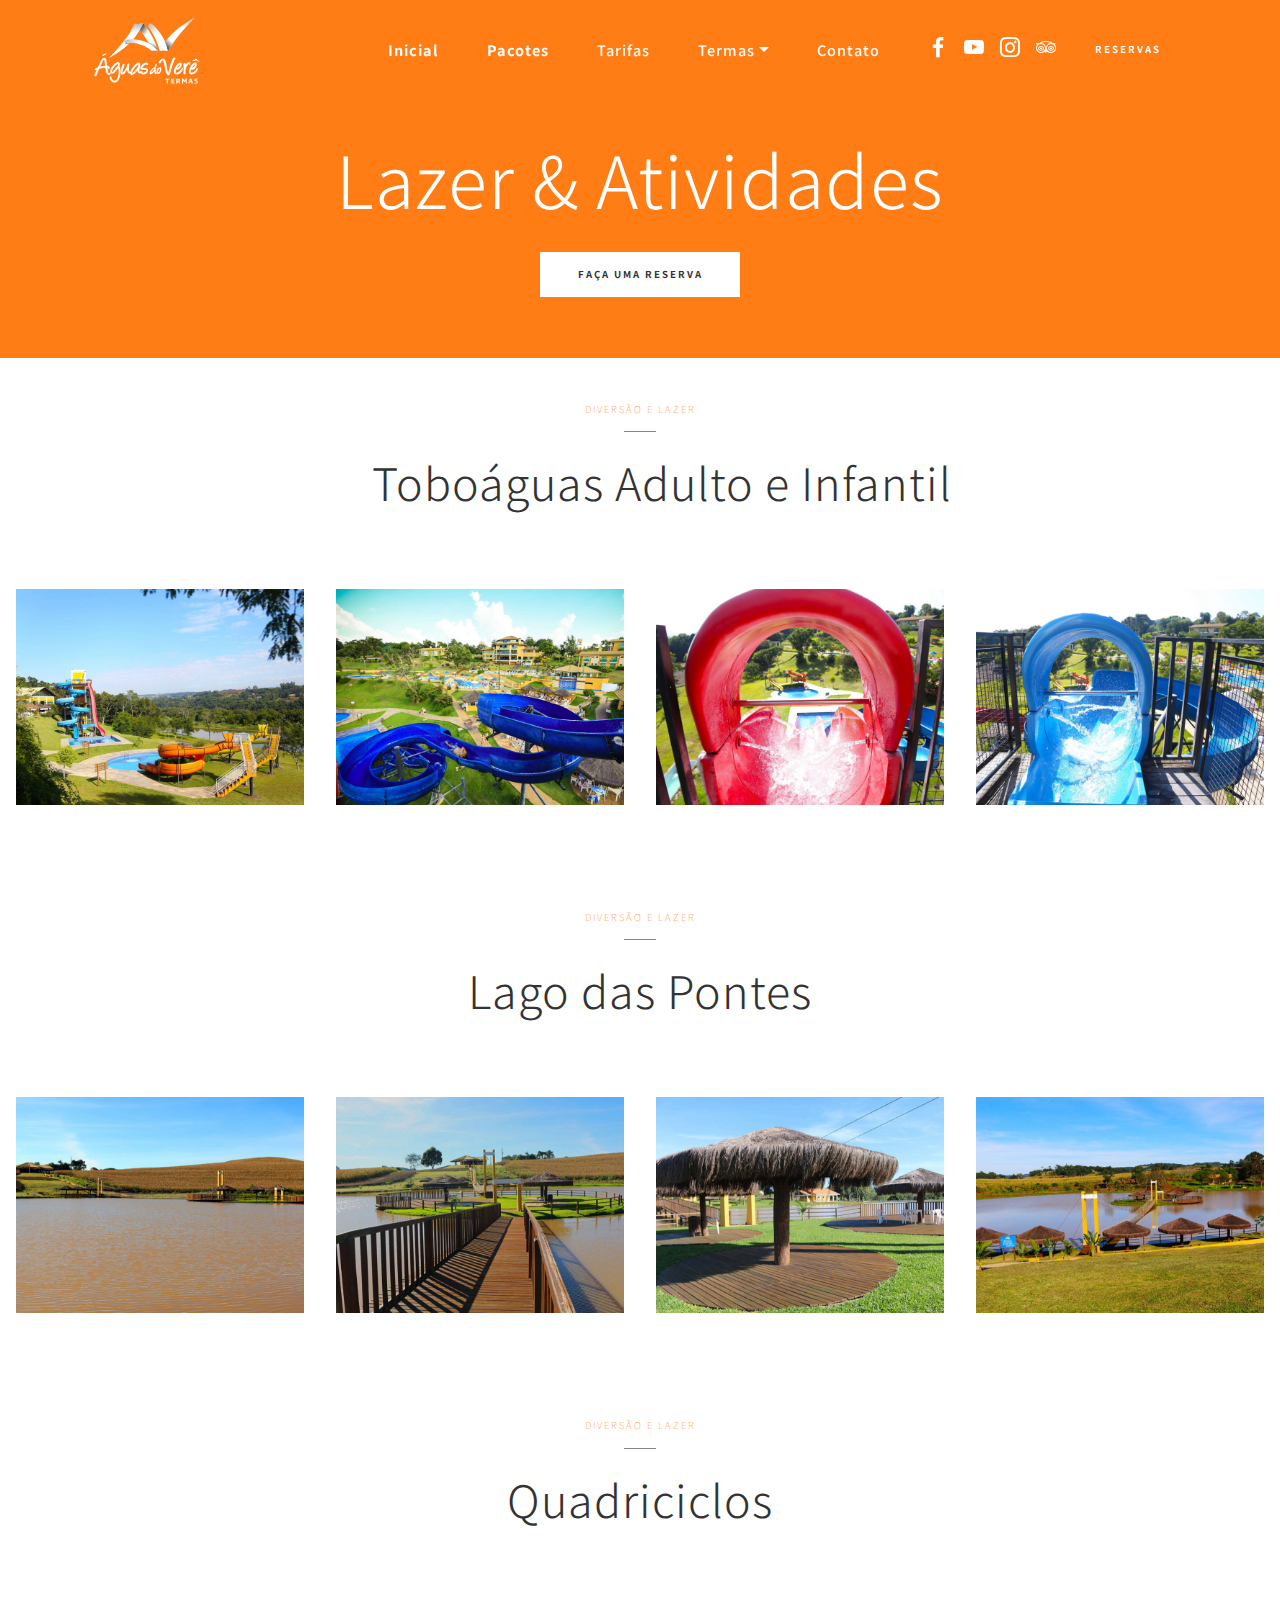
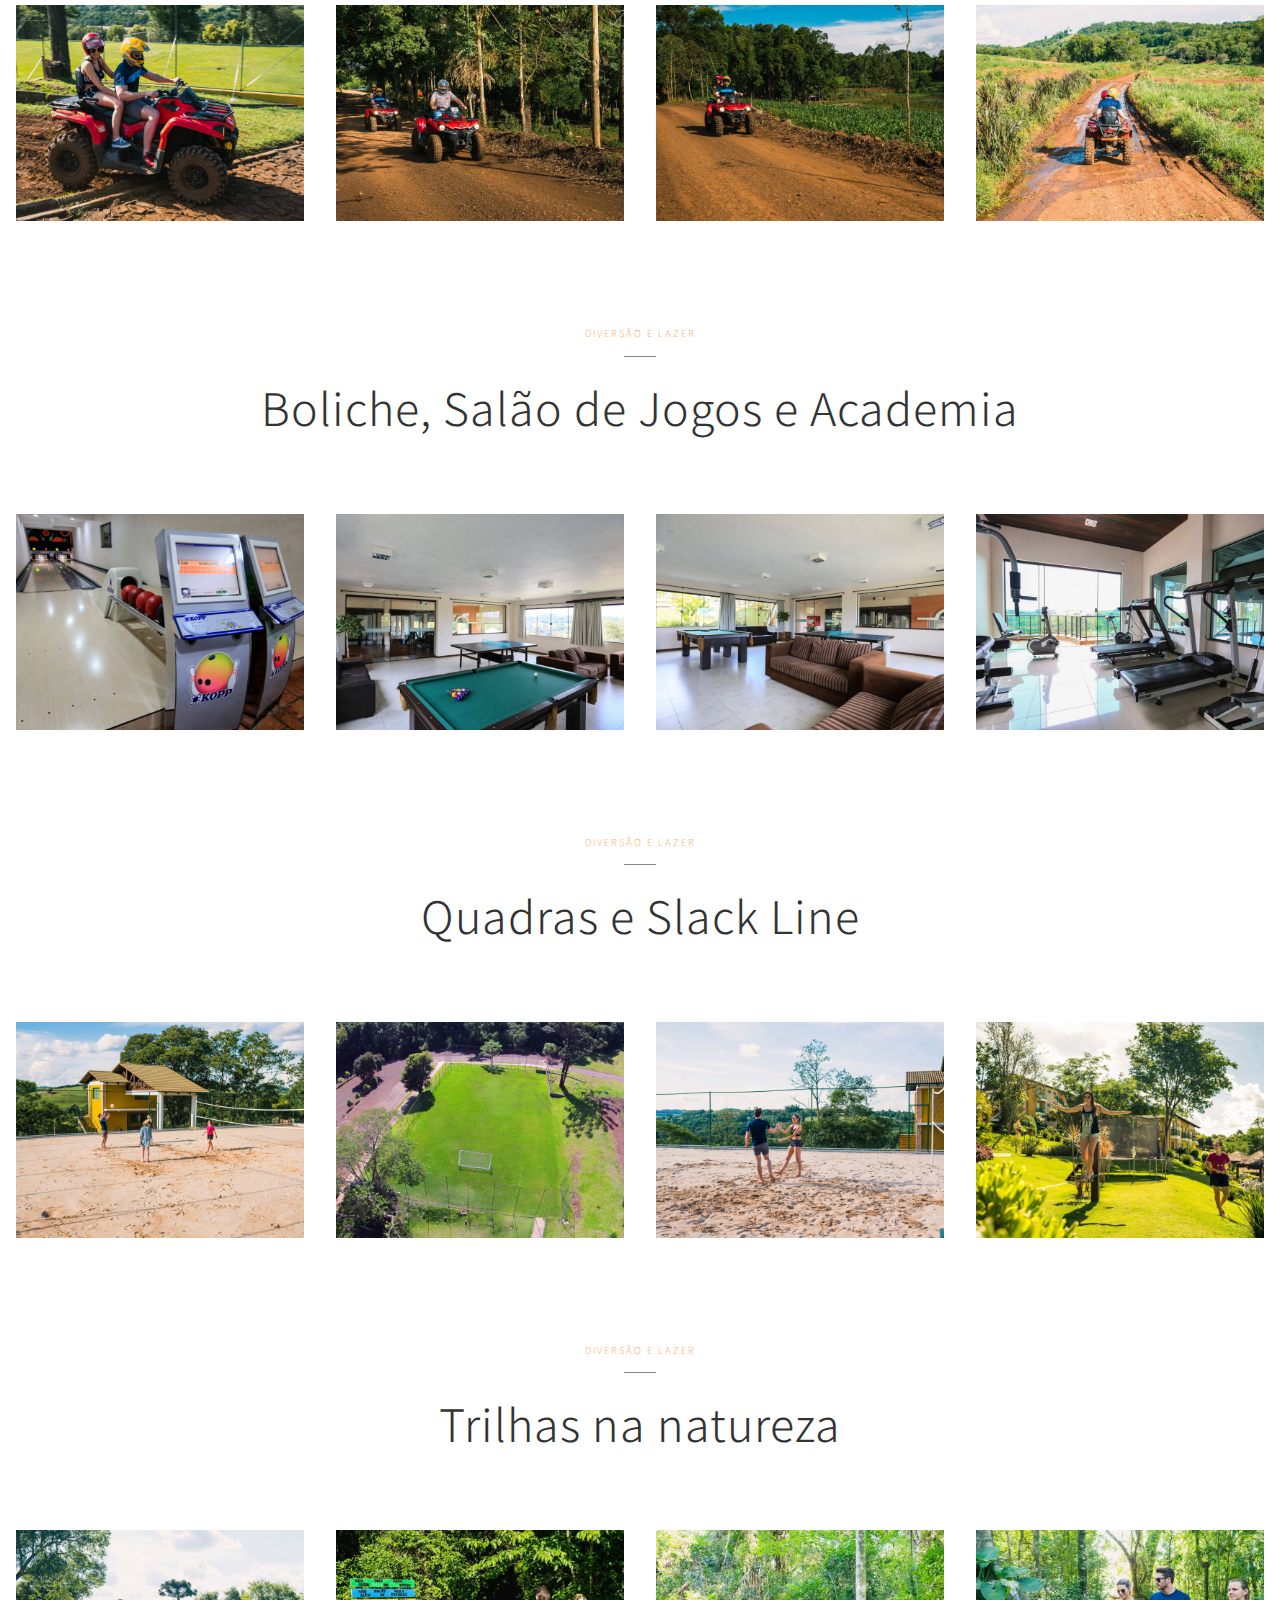
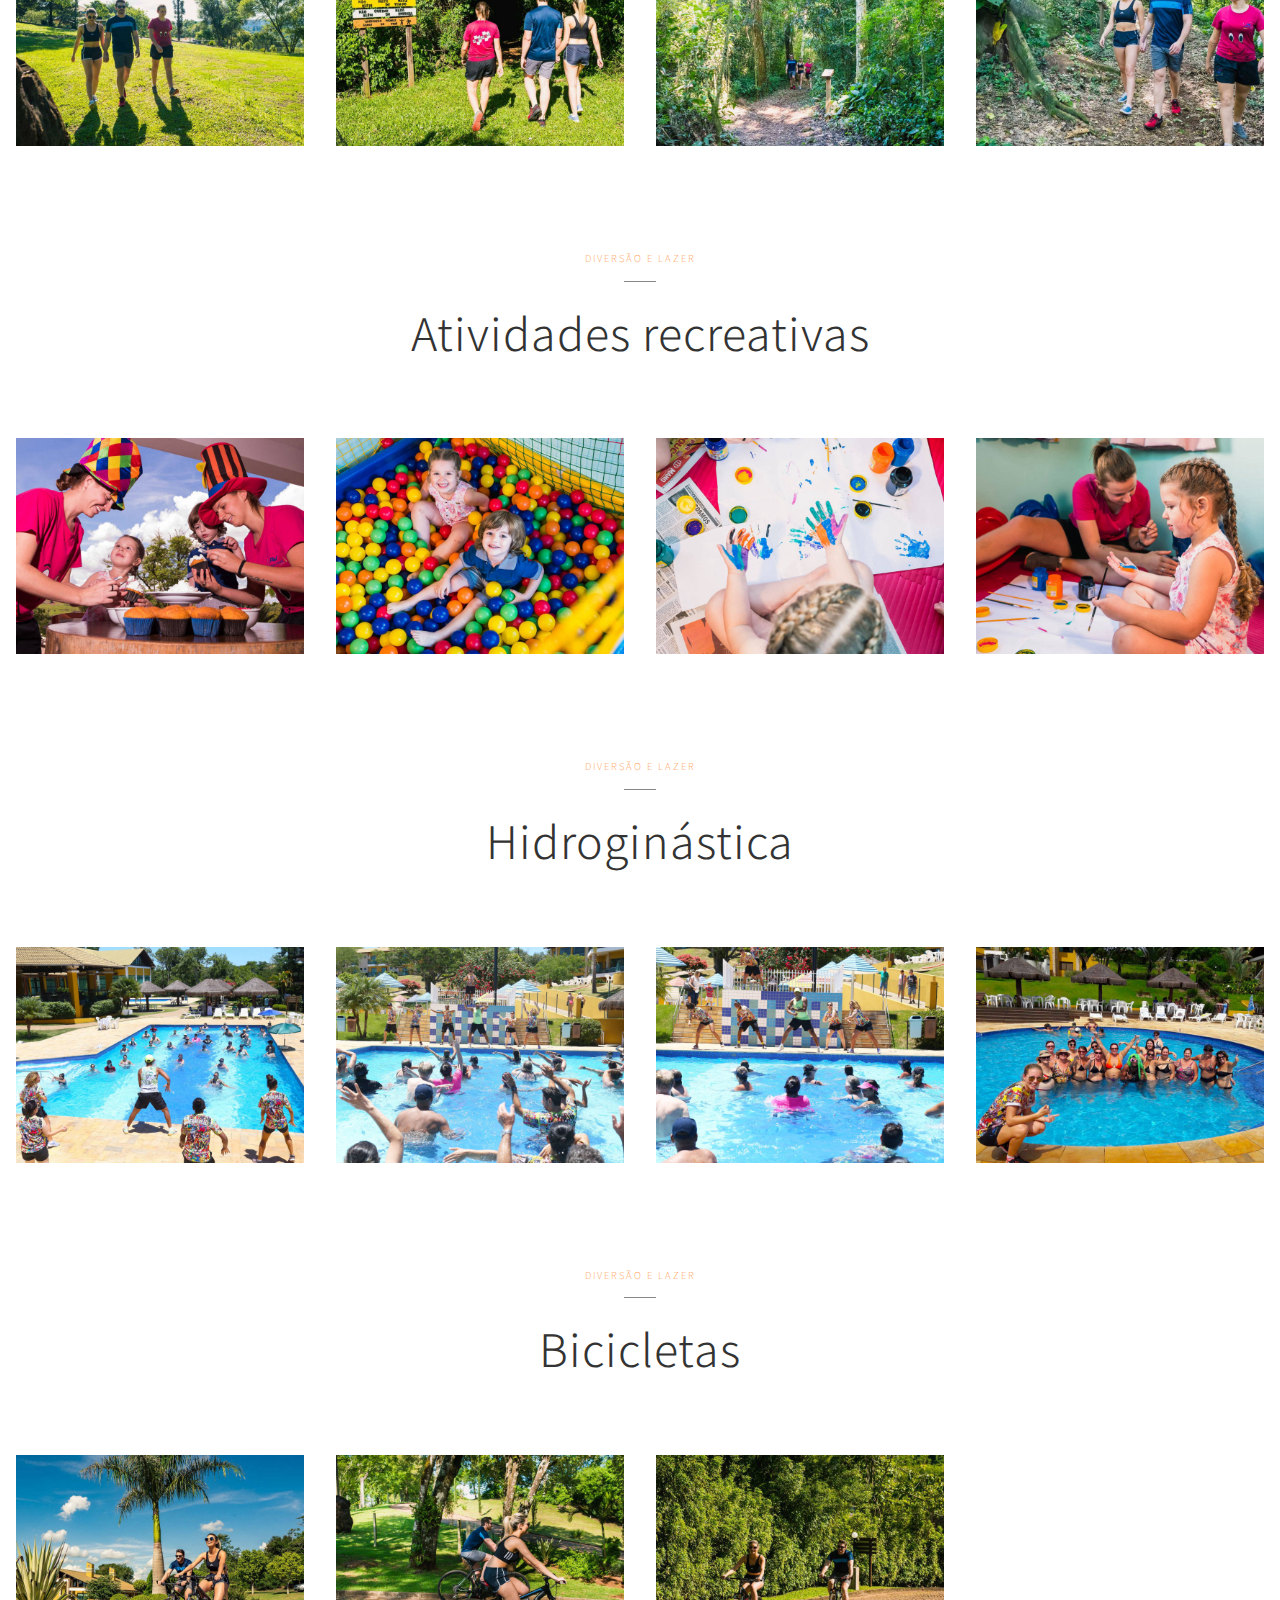
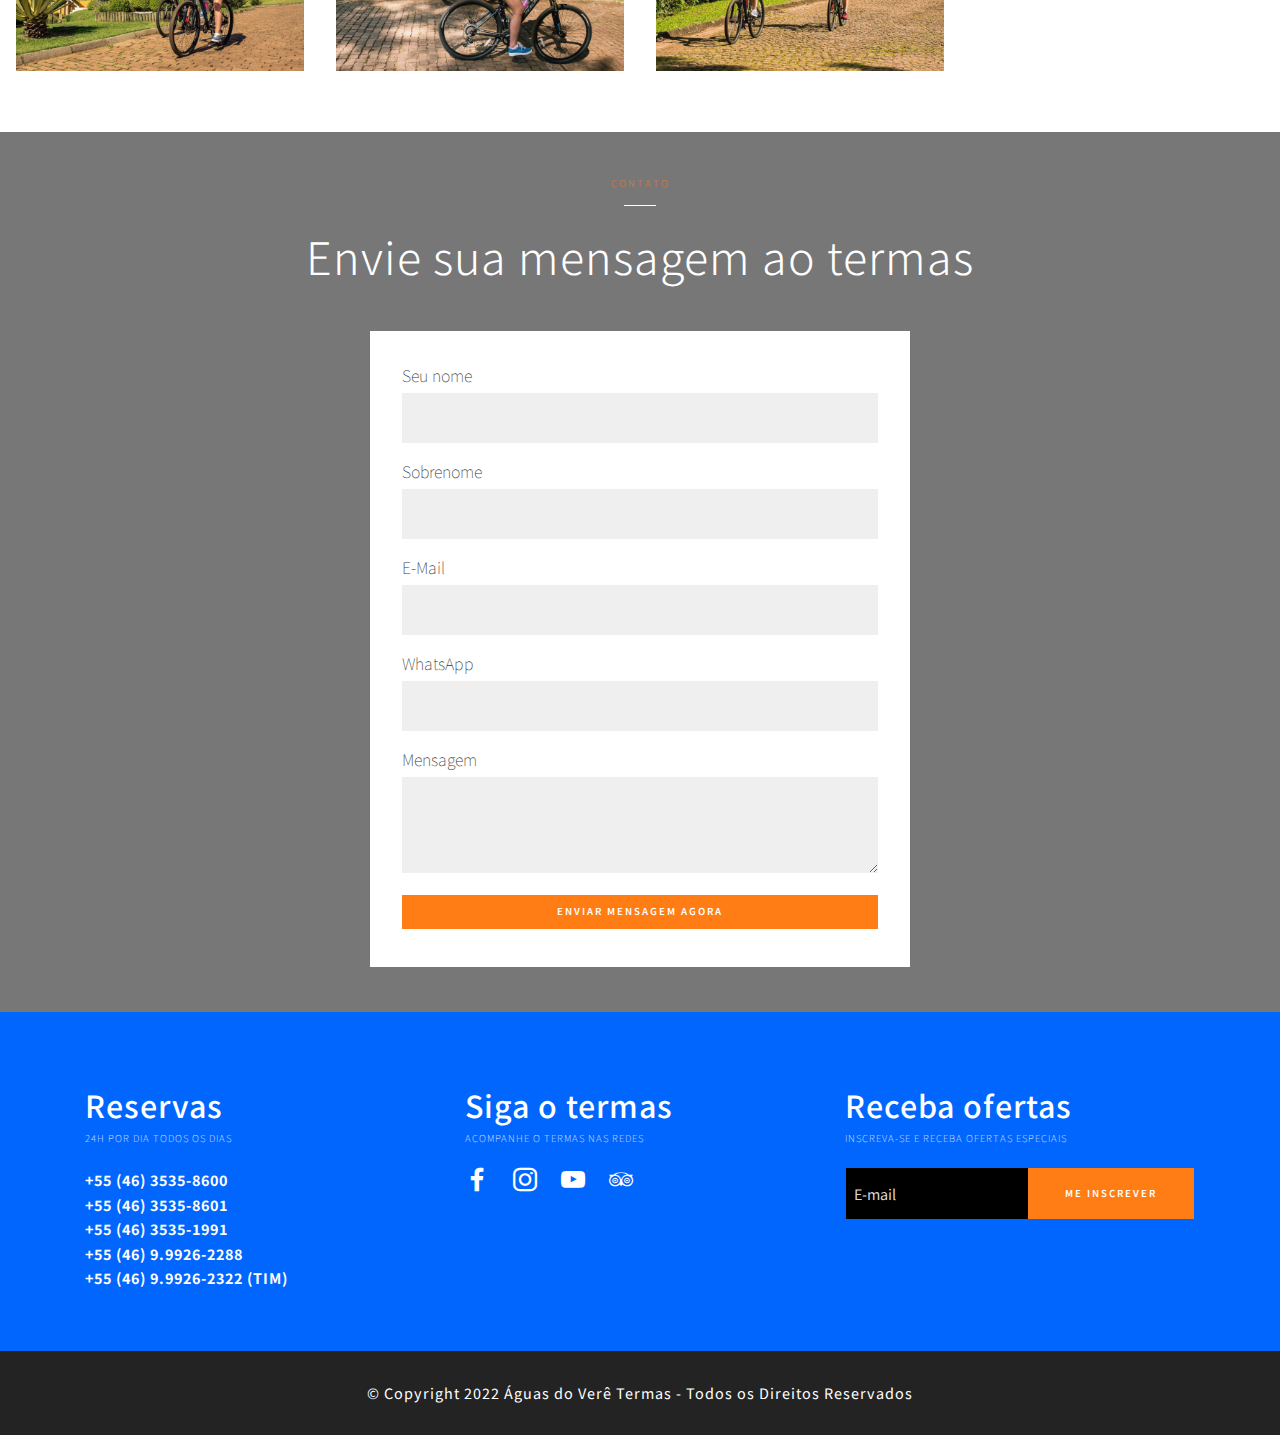
<file: lazer.html>
<!DOCTYPE html>
<html  >
<head>
  
  <meta charset="UTF-8">
  <meta http-equiv="X-UA-Compatible" content="IE=edge">
  
  <meta name="twitter:card" content="summary_large_image"/>
  <meta name="twitter:image:src" content="">
  <meta property="og:image" content="">
  <meta name="twitter:title" content="Lazer e Atividades no Águas do Verê Termas e Resort">
  <meta name="viewport" content="width=device-width, initial-scale=1, minimum-scale=1">
  <link rel="shortcut icon" href="assets/images/aguas-do-vere-logo.svg" type="image/x-icon">
  <meta name="description" content="Se divirta com atividades guiadas para todas as idades, com atividades que proporcionam diversão e entretenimento.">
  
  
  <title>Lazer e Atividades no Águas do Verê Termas e Resort</title>
  <link rel="stylesheet" href="assets/web/assets/mobirise-icons/mobirise-icons.css">
  <link rel="stylesheet" href="assets/tether/tether.min.css">
  <link rel="stylesheet" href="assets/bootstrap/css/bootstrap.min.css">
  <link rel="stylesheet" href="assets/bootstrap/css/bootstrap-grid.min.css">
  <link rel="stylesheet" href="assets/bootstrap/css/bootstrap-reboot.min.css">
    <link rel="stylesheet" href="assets/dropdown/css/style.css">
  <link rel="stylesheet" href="assets/formstyler/jquery.formstyler.css">
  <link rel="stylesheet" href="assets/formstyler/jquery.formstyler.theme.css">
  <link rel="stylesheet" href="assets/datepicker/jquery.datetimepicker.min.css">
  <link rel="stylesheet" href="assets/socicon/css/styles.css">
  <link rel="stylesheet" href="assets/theme/css/style.css">
  <link rel="stylesheet" href="assets/gallery/style.css">
  <link rel="stylesheet" href="assets/recaptcha.css">
  <link rel="preload" href="https://fonts.googleapis.com/css?family=Noto+Sans+JP:100,300,400,500,700,900&display=swap" as="style" onload="this.onload=null;this.rel='stylesheet'">
  <noscript><link rel="stylesheet" href="https://fonts.googleapis.com/css?family=Noto+Sans+JP:100,300,400,500,700,900&display=swap"></noscript>
  <link rel="preload" as="style" href="assets/mobirise/css/mbr-additional.css"><link rel="stylesheet" href="assets/mobirise/css/mbr-additional.css" type="text/css">
  
  
  
  

</head>
<body>
  
  <section class="menu1 menu cid-theCn4gVeQ" once="menu" id="menu1-3q">

    
    

    <nav class="navbar navbar-dropdown navbar-fixed-top navbar-expand-lg">
        <div class="navbar-brand">
            <span class="navbar-logo">
                <a href="index.html">
                    <img src="assets/images/aguas-do-vere-logo.svg" alt="Águas do Verê Termas" style="height: 5.2rem;">
                </a>
            </span>
            
        </div>
        <button class="navbar-toggler" type="button" data-toggle="collapse" data-target="#navbarSupportedContent" aria-controls="navbarNavAltMarkup" aria-expanded="false" aria-label="Toggle navigation">
            <div class="hamburger">
                <span></span>
                <span></span>
                <span></span>
                <span></span>
            </div>
        </button>
      <div class="collapse navbar-collapse" id="navbarSupportedContent">
            <ul class="navbar-nav nav-dropdown mbr-section-btn" data-app-modern-menu="true"><li class="nav-item">
                    <a class="nav-link link text-white text-primary display-7" href="index.html"><strong>Inicial</strong></a>
                </li><li class="nav-item"><a class="nav-link link text-white text-primary display-7" href="pacotes-especiais.html"><strong>Pacotes</strong></a></li><li class="nav-item">
                    <a class="nav-link link text-white text-primary display-7" href="tarifas.html">Tarifas</a>
                </li><li class="nav-item dropdown">
                    <a class="nav-link link dropdown-toggle text-white display-7" href="#" data-toggle="dropdown-submenu" aria-expanded="false">Termas</a><div class="dropdown-menu"><a class="dropdown-item text-white text-primary display-7" href="acomodacoes.html">Acomodações</a><a class="dropdown-item text-white text-primary display-7" href="estrutura.html">Estrutura</a><a class="dropdown-item text-white text-primary display-7" href="eventos.html">Eventos</a><a class="dropdown-item text-white text-primary display-7" href="gastronomia.html">Gastronomia</a><a class="dropdown-item text-white text-primary display-7" href="hidromassagem.html">Hidromassagem</a><a class="dropdown-item text-white text-primary display-7" href="lazer.html">Lazer</a></div>
                </li>
                
                <li class="nav-item"><a class="nav-link link text-white text-primary display-7" href="contato.html">Contato</a></li></ul>
            <div class="icons-menu">
              <a href="https://www.facebook.com/termas.aguasdovere/" target="_blank">
                <span class="p-2 mbr-iconfont socicon-facebook socicon"></span>
              </a>
              <a href="https://www.youtube.com/results?search_query=%C3%A1guas+do+vere+termas" target="_blank">
                <span class="p-2 mbr-iconfont socicon-youtube socicon"></span>
              </a>
              <a href="https://www.instagram.com/aguasdoveretermas/" target="_blank">
                <span class="p-2 mbr-iconfont socicon-instagram socicon"></span>
              </a>
              <a href="https://www.tripadvisor.com.br/Hotel_Review-g3814824-d3786048-Reviews-Hotel_Resort_Aguas_do_Vere-Vere_State_of_Parana.html" target="_blank">
                <span class="p-2 mbr-iconfont socicon-tripadvisor socicon"></span>
              </a>
              
              
            </div>
            <div class="navbar-buttons mbr-section-btn"><a class="btn btn-sm btn-secondary display-4" href="https://api.whatsapp.com/send/?phone=5546999858627&text&type=phone_number&app_absent=0">RESERVAS</a></div>
      </div>
    </nav>
</section>

<section class="header6 hotelm4_header6 cid-theCn4I9kn" id="header6-3r">

	
    


	

	<div class="container">
		
		
		<h2 class="mbr-section-title mbr-fonts-style align-center mbr-white pb-4 display-1">
			Lazer &amp; Atividades</h2>
		
		<div class="mbr-section-btn align-center pb-4"><a class="btn btn-lg btn-white display-4" href="https://api.whatsapp.com/send/?phone=5546999858627&text&type=phone_number&app_absent=0">FAÇA UMA RESERVA</a></div>
	</div>
	
</section>

<section class="gallery1 hotelm4_gallery1 mbr-gallery mbr-slider-carousel cid-theCn5sjax" id="gallery1-3u">

	

	

	<h3 class="mbr-section-subtitle mbr-fonts-style mbr-lighter align-center display-4">DIVERSÃO E LAZER</h3>

	<div class="underline align-center pb-3">
		<div class="line"></div>
	</div>

	<h2 class="mbr-section-title mbr-fonts-style align-center pb-5 display-2"><p>
		&nbsp; &nbsp; Toboáguas Adulto e Infantil</p></h2>

	<div class="col-left-gallery"><!-- Filter --><!-- Gallery --><div class="mbr-gallery-row"><div class="mbr-gallery-layout-default"><div><div><div class="mbr-gallery-item mbr-gallery-item--p2" data-video-url="false" data-tags="Fantástica"><div href="#lb-gallery1-3u" data-slide-to="0" data-bs-slide-to="0" data-toggle="modal" data-bs-toggle="modal"><img src="assets/images/img-1089-2000x1333-800x600.jpeg" alt="" title=""><span class="icon-focus"></span></div></div><div class="mbr-gallery-item mbr-gallery-item--p2" data-video-url="false" data-tags="Responsivo"><div href="#lb-gallery1-3u" data-slide-to="1" data-bs-slide-to="1" data-toggle="modal" data-bs-toggle="modal"><img src="assets/images/t2-1350x900-800x600.jpeg" alt="" title=""><span class="icon-focus"></span></div></div><div class="mbr-gallery-item mbr-gallery-item--p2" data-video-url="false" data-tags="Criativo"><div href="#lb-gallery1-3u" data-slide-to="2" data-bs-slide-to="2" data-toggle="modal" data-bs-toggle="modal"><img src="assets/images/img-1137-2000x1333-800x600.jpeg" alt="" title=""><span class="icon-focus"></span></div></div><div class="mbr-gallery-item mbr-gallery-item--p2" data-video-url="false" data-tags="Animado"><div href="#lb-gallery1-3u" data-slide-to="3" data-bs-slide-to="3" data-toggle="modal" data-bs-toggle="modal"><img src="assets/images/img-1144-2000x1333-800x600.jpeg" alt="" title=""><span class="icon-focus"></span></div></div></div></div><div class="clearfix"></div></div></div><!-- Lightbox --><div data-app-prevent-settings="" class="mbr-slider modal fade carousel slide" tabindex="-1" data-keyboard="true" data-bs-keyboard="true" data-interval="false" data-bs-interval="false" id="lb-gallery1-3u"><div class="modal-dialog"><div class="modal-content"><div class="modal-body"><div class="carousel-inner"><div class="carousel-item"><img src="assets/images/img-1089-2000x1333.jpeg" alt="" title=""></div><div class="carousel-item"><img src="assets/images/t2-1350x900.jpeg" alt="" title=""></div><div class="carousel-item"><img src="assets/images/img-1137-2000x1333.jpeg" alt="" title=""></div><div class="carousel-item active"><img src="assets/images/img-1144-2000x1333.jpeg" alt="" title=""></div></div><a class="carousel-control carousel-control-prev" role="button" data-slide="prev" data-bs-slide="prev" href="#lb-gallery1-3u"><span class="mbri-left mbr-iconfont" aria-hidden="true"></span><span class="sr-only visually-hidden">Previous</span></a><a class="carousel-control carousel-control-next" role="button" data-slide="next" data-bs-slide="next" href="#lb-gallery1-3u"><span class="mbri-right mbr-iconfont" aria-hidden="true"></span><span class="sr-only visually-hidden">Next</span></a><a class="close" href="#" role="button" data-dismiss="modal" data-bs-dismiss="modal"><span class="sr-only visually-hidden">Close</span></a></div></div></div></div></div>
</section>

<section class="gallery1 hotelm4_gallery1 mbr-gallery mbr-slider-carousel cid-theDEyl1pr" id="gallery1-42">

	

	

	<h3 class="mbr-section-subtitle mbr-fonts-style mbr-lighter align-center display-4">DIVERSÃO E LAZER</h3>

	<div class="underline align-center pb-3">
		<div class="line"></div>
	</div>

	<h2 class="mbr-section-title mbr-fonts-style align-center pb-5 display-2"><p>
		Lago das Pontes</p></h2>

	<div class="col-left-gallery"><!-- Filter --><!-- Gallery --><div class="mbr-gallery-row"><div class="mbr-gallery-layout-default"><div><div><div class="mbr-gallery-item mbr-gallery-item--p2" data-video-url="false" data-tags="Fantástica"><div href="#lb-gallery1-42" data-slide-to="0" data-bs-slide-to="0" data-toggle="modal" data-bs-toggle="modal"><img src="assets/images/img-5920-1000x667-800x600.jpeg" alt="" title=""><span class="icon-focus"></span></div></div><div class="mbr-gallery-item mbr-gallery-item--p2" data-video-url="false" data-tags="Responsivo"><div href="#lb-gallery1-42" data-slide-to="1" data-bs-slide-to="1" data-toggle="modal" data-bs-toggle="modal"><img src="assets/images/img-5922-1-1000x667-800x600.jpeg" alt="" title=""><span class="icon-focus"></span></div></div><div class="mbr-gallery-item mbr-gallery-item--p2" data-video-url="false" data-tags="Criativo"><div href="#lb-gallery1-42" data-slide-to="2" data-bs-slide-to="2" data-toggle="modal" data-bs-toggle="modal"><img src="assets/images/img-5924-1000x667-800x600.jpeg" alt="" title=""><span class="icon-focus"></span></div></div><div class="mbr-gallery-item mbr-gallery-item--p2" data-video-url="false" data-tags="Animado"><div href="#lb-gallery1-42" data-slide-to="3" data-bs-slide-to="3" data-toggle="modal" data-bs-toggle="modal"><img src="assets/images/img-5930-1000x667-800x600.jpeg" alt="" title=""><span class="icon-focus"></span></div></div></div></div><div class="clearfix"></div></div></div><!-- Lightbox --><div data-app-prevent-settings="" class="mbr-slider modal fade carousel slide" tabindex="-1" data-keyboard="true" data-bs-keyboard="true" data-interval="false" data-bs-interval="false" id="lb-gallery1-42"><div class="modal-dialog"><div class="modal-content"><div class="modal-body"><div class="carousel-inner"><div class="carousel-item"><img src="assets/images/img-5920-1000x667.jpeg" alt="" title=""></div><div class="carousel-item"><img src="assets/images/img-5922-1-1000x667.jpeg" alt="" title=""></div><div class="carousel-item"><img src="assets/images/img-5924-1000x667.jpeg" alt="" title=""></div><div class="carousel-item active"><img src="assets/images/img-5930-1000x667.jpeg" alt="" title=""></div></div><a class="carousel-control carousel-control-prev" role="button" data-slide="prev" data-bs-slide="prev" href="#lb-gallery1-42"><span class="mbri-left mbr-iconfont" aria-hidden="true"></span><span class="sr-only visually-hidden">Previous</span></a><a class="carousel-control carousel-control-next" role="button" data-slide="next" data-bs-slide="next" href="#lb-gallery1-42"><span class="mbri-right mbr-iconfont" aria-hidden="true"></span><span class="sr-only visually-hidden">Next</span></a><a class="close" href="#" role="button" data-dismiss="modal" data-bs-dismiss="modal"><span class="sr-only visually-hidden">Close</span></a></div></div></div></div></div>
</section>

<section class="gallery1 hotelm4_gallery1 mbr-gallery mbr-slider-carousel cid-theEWUQe8j" id="gallery1-43">

	

	

	<h3 class="mbr-section-subtitle mbr-fonts-style mbr-lighter align-center display-4">DIVERSÃO E LAZER</h3>

	<div class="underline align-center pb-3">
		<div class="line"></div>
	</div>

	<h2 class="mbr-section-title mbr-fonts-style align-center pb-5 display-2"><p>
		Quadriciclos</p></h2>

	<div class="col-left-gallery"><!-- Filter --><!-- Gallery --><div class="mbr-gallery-row"><div class="mbr-gallery-layout-default"><div><div><div class="mbr-gallery-item mbr-gallery-item--p2" data-video-url="false" data-tags="Fantástica"><div href="#lb-gallery1-43" data-slide-to="0" data-bs-slide-to="0" data-toggle="modal" data-bs-toggle="modal"><img src="assets/images/3-1350x900-800x600.jpeg" alt="" title=""><span class="icon-focus"></span></div></div><div class="mbr-gallery-item mbr-gallery-item--p2" data-video-url="false" data-tags="Responsivo"><div href="#lb-gallery1-43" data-slide-to="1" data-bs-slide-to="1" data-toggle="modal" data-bs-toggle="modal"><img src="assets/images/5-1350x900-800x600.jpeg" alt="" title=""><span class="icon-focus"></span></div></div><div class="mbr-gallery-item mbr-gallery-item--p2" data-video-url="false" data-tags="Criativo"><div href="#lb-gallery1-43" data-slide-to="2" data-bs-slide-to="2" data-toggle="modal" data-bs-toggle="modal"><img src="assets/images/6-1350x900-800x600.jpeg" alt="" title=""><span class="icon-focus"></span></div></div><div class="mbr-gallery-item mbr-gallery-item--p2" data-video-url="false" data-tags="Animado"><div href="#lb-gallery1-43" data-slide-to="3" data-bs-slide-to="3" data-toggle="modal" data-bs-toggle="modal"><img src="assets/images/13-1350x900-800x600.jpeg" alt="" title=""><span class="icon-focus"></span></div></div></div></div><div class="clearfix"></div></div></div><!-- Lightbox --><div data-app-prevent-settings="" class="mbr-slider modal fade carousel slide" tabindex="-1" data-keyboard="true" data-bs-keyboard="true" data-interval="false" data-bs-interval="false" id="lb-gallery1-43"><div class="modal-dialog"><div class="modal-content"><div class="modal-body"><div class="carousel-inner"><div class="carousel-item"><img src="assets/images/3-1350x900.jpeg" alt="" title=""></div><div class="carousel-item"><img src="assets/images/5-1350x900.jpeg" alt="" title=""></div><div class="carousel-item"><img src="assets/images/6-1350x900.jpeg" alt="" title=""></div><div class="carousel-item active"><img src="assets/images/13-1350x900.jpeg" alt="" title=""></div></div><a class="carousel-control carousel-control-prev" role="button" data-slide="prev" data-bs-slide="prev" href="#lb-gallery1-43"><span class="mbri-left mbr-iconfont" aria-hidden="true"></span><span class="sr-only visually-hidden">Previous</span></a><a class="carousel-control carousel-control-next" role="button" data-slide="next" data-bs-slide="next" href="#lb-gallery1-43"><span class="mbri-right mbr-iconfont" aria-hidden="true"></span><span class="sr-only visually-hidden">Next</span></a><a class="close" href="#" role="button" data-dismiss="modal" data-bs-dismiss="modal"><span class="sr-only visually-hidden">Close</span></a></div></div></div></div></div>
</section>

<section class="gallery1 hotelm4_gallery1 mbr-gallery mbr-slider-carousel cid-theGoNvMiV" id="gallery1-45">

	

	

	<h3 class="mbr-section-subtitle mbr-fonts-style mbr-lighter align-center display-4">DIVERSÃO E LAZER</h3>

	<div class="underline align-center pb-3">
		<div class="line"></div>
	</div>

	<h2 class="mbr-section-title mbr-fonts-style align-center pb-5 display-2"><p>Boliche, Salão de Jogos e Academia</p></h2>

	<div class="col-left-gallery"><!-- Filter --><!-- Gallery --><div class="mbr-gallery-row"><div class="mbr-gallery-layout-default"><div><div><div class="mbr-gallery-item mbr-gallery-item--p2" data-video-url="false" data-tags="Fantástica"><div href="#lb-gallery1-45" data-slide-to="0" data-bs-slide-to="0" data-toggle="modal" data-bs-toggle="modal"><img src="assets/images/b1-2-1350x900-800x600.jpeg" alt="" title=""><span class="icon-focus"></span></div></div><div class="mbr-gallery-item mbr-gallery-item--p2" data-video-url="false" data-tags="Responsivo"><div href="#lb-gallery1-45" data-slide-to="1" data-bs-slide-to="1" data-toggle="modal" data-bs-toggle="modal"><img src="assets/images/s2-2000x1333-800x600.jpeg" alt="" title=""><span class="icon-focus"></span></div></div><div class="mbr-gallery-item mbr-gallery-item--p2" data-video-url="false" data-tags="Criativo"><div href="#lb-gallery1-45" data-slide-to="2" data-bs-slide-to="2" data-toggle="modal" data-bs-toggle="modal"><img src="assets/images/s3-1350x900-800x600.jpeg" alt="" title=""><span class="icon-focus"></span></div></div><div class="mbr-gallery-item mbr-gallery-item--p2" data-video-url="false" data-tags="Animado"><div href="#lb-gallery1-45" data-slide-to="3" data-bs-slide-to="3" data-toggle="modal" data-bs-toggle="modal"><img src="assets/images/7-2-1407x938-800x600.jpeg" alt="" title=""><span class="icon-focus"></span></div></div></div></div><div class="clearfix"></div></div></div><!-- Lightbox --><div data-app-prevent-settings="" class="mbr-slider modal fade carousel slide" tabindex="-1" data-keyboard="true" data-bs-keyboard="true" data-interval="false" data-bs-interval="false" id="lb-gallery1-45"><div class="modal-dialog"><div class="modal-content"><div class="modal-body"><div class="carousel-inner"><div class="carousel-item"><img src="assets/images/b1-2-1350x900.jpeg" alt="" title=""></div><div class="carousel-item"><img src="assets/images/s2-2000x1333.jpeg" alt="" title=""></div><div class="carousel-item"><img src="assets/images/s3-1350x900.jpeg" alt="" title=""></div><div class="carousel-item active"><img src="assets/images/7-2-1407x938.jpeg" alt="" title=""></div></div><a class="carousel-control carousel-control-prev" role="button" data-slide="prev" data-bs-slide="prev" href="#lb-gallery1-45"><span class="mbri-left mbr-iconfont" aria-hidden="true"></span><span class="sr-only visually-hidden">Previous</span></a><a class="carousel-control carousel-control-next" role="button" data-slide="next" data-bs-slide="next" href="#lb-gallery1-45"><span class="mbri-right mbr-iconfont" aria-hidden="true"></span><span class="sr-only visually-hidden">Next</span></a><a class="close" href="#" role="button" data-dismiss="modal" data-bs-dismiss="modal"><span class="sr-only visually-hidden">Close</span></a></div></div></div></div></div>
</section>

<section class="gallery1 hotelm4_gallery1 mbr-gallery mbr-slider-carousel cid-theHs6vUeM" id="gallery1-46">

	

	

	<h3 class="mbr-section-subtitle mbr-fonts-style mbr-lighter align-center display-4">DIVERSÃO E LAZER</h3>

	<div class="underline align-center pb-3">
		<div class="line"></div>
	</div>

	<h2 class="mbr-section-title mbr-fonts-style align-center pb-5 display-2"><p>
		Quadras e Slack Line</p></h2>

	<div class="col-left-gallery"><!-- Filter --><!-- Gallery --><div class="mbr-gallery-row"><div class="mbr-gallery-layout-default"><div><div><div class="mbr-gallery-item mbr-gallery-item--p2" data-video-url="false" data-tags="Fantástica"><div href="#lb-gallery1-46" data-slide-to="0" data-bs-slide-to="0" data-toggle="modal" data-bs-toggle="modal"><img src="assets/images/1-4-1350x900-800x600.jpeg" alt="" title=""><span class="icon-focus"></span></div></div><div class="mbr-gallery-item mbr-gallery-item--p2" data-video-url="false" data-tags="Responsivo"><div href="#lb-gallery1-46" data-slide-to="1" data-bs-slide-to="1" data-toggle="modal" data-bs-toggle="modal"><img src="assets/images/11-2-1000x871-800x600.jpeg" alt="" title=""><span class="icon-focus"></span></div></div><div class="mbr-gallery-item mbr-gallery-item--p2" data-video-url="false" data-tags="Criativo"><div href="#lb-gallery1-46" data-slide-to="2" data-bs-slide-to="2" data-toggle="modal" data-bs-toggle="modal"><img src="assets/images/3-3-1350x900-800x600.jpeg" alt="" title=""><span class="icon-focus"></span></div></div><div class="mbr-gallery-item mbr-gallery-item--p2" data-video-url="false" data-tags="Animado"><div href="#lb-gallery1-46" data-slide-to="3" data-bs-slide-to="3" data-toggle="modal" data-bs-toggle="modal"><img src="assets/images/1-3-1350x900-800x600.jpeg" alt="" title=""><span class="icon-focus"></span></div></div></div></div><div class="clearfix"></div></div></div><!-- Lightbox --><div data-app-prevent-settings="" class="mbr-slider modal fade carousel slide" tabindex="-1" data-keyboard="true" data-bs-keyboard="true" data-interval="false" data-bs-interval="false" id="lb-gallery1-46"><div class="modal-dialog"><div class="modal-content"><div class="modal-body"><div class="carousel-inner"><div class="carousel-item"><img src="assets/images/1-4-1350x900.jpeg" alt="" title=""></div><div class="carousel-item"><img src="assets/images/11-2-1000x871.jpeg" alt="" title=""></div><div class="carousel-item"><img src="assets/images/3-3-1350x900.jpeg" alt="" title=""></div><div class="carousel-item active"><img src="assets/images/1-3-1350x900.jpeg" alt="" title=""></div></div><a class="carousel-control carousel-control-prev" role="button" data-slide="prev" data-bs-slide="prev" href="#lb-gallery1-46"><span class="mbri-left mbr-iconfont" aria-hidden="true"></span><span class="sr-only visually-hidden">Previous</span></a><a class="carousel-control carousel-control-next" role="button" data-slide="next" data-bs-slide="next" href="#lb-gallery1-46"><span class="mbri-right mbr-iconfont" aria-hidden="true"></span><span class="sr-only visually-hidden">Next</span></a><a class="close" href="#" role="button" data-dismiss="modal" data-bs-dismiss="modal"><span class="sr-only visually-hidden">Close</span></a></div></div></div></div></div>
</section>

<section class="gallery1 hotelm4_gallery1 mbr-gallery mbr-slider-carousel cid-theIzwlySC" id="gallery1-47">

	

	

	<h3 class="mbr-section-subtitle mbr-fonts-style mbr-lighter align-center display-4">DIVERSÃO E LAZER</h3>

	<div class="underline align-center pb-3">
		<div class="line"></div>
	</div>

	<h2 class="mbr-section-title mbr-fonts-style align-center pb-5 display-2"><p>
		Trilhas na natureza</p></h2>

	<div class="col-left-gallery"><!-- Filter --><!-- Gallery --><div class="mbr-gallery-row"><div class="mbr-gallery-layout-default"><div><div><div class="mbr-gallery-item mbr-gallery-item--p2" data-video-url="false" data-tags="Fantástica"><div href="#lb-gallery1-47" data-slide-to="0" data-bs-slide-to="0" data-toggle="modal" data-bs-toggle="modal"><img src="assets/images/2-3-1350x900-800x600.jpeg" alt="" title=""><span class="icon-focus"></span></div></div><div class="mbr-gallery-item mbr-gallery-item--p2" data-video-url="false" data-tags="Responsivo"><div href="#lb-gallery1-47" data-slide-to="1" data-bs-slide-to="1" data-toggle="modal" data-bs-toggle="modal"><img src="assets/images/4-3-1350x900-800x600.jpeg" alt="" title=""><span class="icon-focus"></span></div></div><div class="mbr-gallery-item mbr-gallery-item--p2" data-video-url="false" data-tags="Criativo"><div href="#lb-gallery1-47" data-slide-to="2" data-bs-slide-to="2" data-toggle="modal" data-bs-toggle="modal"><img src="assets/images/1-5-1350x900-800x600.jpeg" alt="" title=""><span class="icon-focus"></span></div></div><div class="mbr-gallery-item mbr-gallery-item--p2" data-video-url="false" data-tags="Animado"><div href="#lb-gallery1-47" data-slide-to="3" data-bs-slide-to="3" data-toggle="modal" data-bs-toggle="modal"><img src="assets/images/3-5-1350x900-800x600.jpeg" alt="" title=""><span class="icon-focus"></span></div></div></div></div><div class="clearfix"></div></div></div><!-- Lightbox --><div data-app-prevent-settings="" class="mbr-slider modal fade carousel slide" tabindex="-1" data-keyboard="true" data-bs-keyboard="true" data-interval="false" data-bs-interval="false" id="lb-gallery1-47"><div class="modal-dialog"><div class="modal-content"><div class="modal-body"><div class="carousel-inner"><div class="carousel-item"><img src="assets/images/2-3-1350x900.jpeg" alt="" title=""></div><div class="carousel-item"><img src="assets/images/4-3-1350x900.jpeg" alt="" title=""></div><div class="carousel-item"><img src="assets/images/1-5-1350x900.jpeg" alt="" title=""></div><div class="carousel-item active"><img src="assets/images/3-5-1350x900.jpeg" alt="" title=""></div></div><a class="carousel-control carousel-control-prev" role="button" data-slide="prev" data-bs-slide="prev" href="#lb-gallery1-47"><span class="mbri-left mbr-iconfont" aria-hidden="true"></span><span class="sr-only visually-hidden">Previous</span></a><a class="carousel-control carousel-control-next" role="button" data-slide="next" data-bs-slide="next" href="#lb-gallery1-47"><span class="mbri-right mbr-iconfont" aria-hidden="true"></span><span class="sr-only visually-hidden">Next</span></a><a class="close" href="#" role="button" data-dismiss="modal" data-bs-dismiss="modal"><span class="sr-only visually-hidden">Close</span></a></div></div></div></div></div>
</section>

<section class="gallery1 hotelm4_gallery1 mbr-gallery mbr-slider-carousel cid-theJljAzEN" id="gallery1-48">

	

	

	<h3 class="mbr-section-subtitle mbr-fonts-style mbr-lighter align-center display-4">DIVERSÃO E LAZER</h3>

	<div class="underline align-center pb-3">
		<div class="line"></div>
	</div>

	<h2 class="mbr-section-title mbr-fonts-style align-center pb-5 display-2"><p>
		Atividades recreativas</p></h2>

	<div class="col-left-gallery"><!-- Filter --><!-- Gallery --><div class="mbr-gallery-row"><div class="mbr-gallery-layout-default"><div><div><div class="mbr-gallery-item mbr-gallery-item--p2" data-video-url="false" data-tags="Fantástica"><div href="#lb-gallery1-48" data-slide-to="0" data-bs-slide-to="0" data-toggle="modal" data-bs-toggle="modal"><img src="assets/images/1-6-1348x900-800x600.jpeg" alt="" title=""><span class="icon-focus"></span></div></div><div class="mbr-gallery-item mbr-gallery-item--p2" data-video-url="false" data-tags="Responsivo"><div href="#lb-gallery1-48" data-slide-to="1" data-bs-slide-to="1" data-toggle="modal" data-bs-toggle="modal"><img src="assets/images/5-4-1350x900-800x600.jpeg" alt="" title=""><span class="icon-focus"></span></div></div><div class="mbr-gallery-item mbr-gallery-item--p2" data-video-url="false" data-tags="Criativo"><div href="#lb-gallery1-48" data-slide-to="2" data-bs-slide-to="2" data-toggle="modal" data-bs-toggle="modal"><img src="assets/images/10-2-1350x900-800x600.jpeg" alt="" title=""><span class="icon-focus"></span></div></div><div class="mbr-gallery-item mbr-gallery-item--p2" data-video-url="false" data-tags="Animado"><div href="#lb-gallery1-48" data-slide-to="3" data-bs-slide-to="3" data-toggle="modal" data-bs-toggle="modal"><img src="assets/images/6-3-1350x900-800x600.jpeg" alt="" title=""><span class="icon-focus"></span></div></div></div></div><div class="clearfix"></div></div></div><!-- Lightbox --><div data-app-prevent-settings="" class="mbr-slider modal fade carousel slide" tabindex="-1" data-keyboard="true" data-bs-keyboard="true" data-interval="false" data-bs-interval="false" id="lb-gallery1-48"><div class="modal-dialog"><div class="modal-content"><div class="modal-body"><div class="carousel-inner"><div class="carousel-item"><img src="assets/images/1-6-1348x900.jpeg" alt="" title=""></div><div class="carousel-item"><img src="assets/images/5-4-1350x900.jpeg" alt="" title=""></div><div class="carousel-item"><img src="assets/images/10-2-1350x900.jpeg" alt="" title=""></div><div class="carousel-item active"><img src="assets/images/6-3-1350x900.jpeg" alt="" title=""></div></div><a class="carousel-control carousel-control-prev" role="button" data-slide="prev" data-bs-slide="prev" href="#lb-gallery1-48"><span class="mbri-left mbr-iconfont" aria-hidden="true"></span><span class="sr-only visually-hidden">Previous</span></a><a class="carousel-control carousel-control-next" role="button" data-slide="next" data-bs-slide="next" href="#lb-gallery1-48"><span class="mbri-right mbr-iconfont" aria-hidden="true"></span><span class="sr-only visually-hidden">Next</span></a><a class="close" href="#" role="button" data-dismiss="modal" data-bs-dismiss="modal"><span class="sr-only visually-hidden">Close</span></a></div></div></div></div></div>
</section>

<section class="gallery1 hotelm4_gallery1 mbr-gallery mbr-slider-carousel cid-theJlRhkud" id="gallery1-49">

	

	

	<h3 class="mbr-section-subtitle mbr-fonts-style mbr-lighter align-center display-4">DIVERSÃO E LAZER</h3>

	<div class="underline align-center pb-3">
		<div class="line"></div>
	</div>

	<h2 class="mbr-section-title mbr-fonts-style align-center pb-5 display-2"><p>
		Hidroginástica</p></h2>

	<div class="col-left-gallery"><!-- Filter --><!-- Gallery --><div class="mbr-gallery-row"><div class="mbr-gallery-layout-default"><div><div><div class="mbr-gallery-item mbr-gallery-item--p2" data-video-url="false" data-tags="Fantástica"><div href="#lb-gallery1-49" data-slide-to="0" data-bs-slide-to="0" data-toggle="modal" data-bs-toggle="modal"><img src="assets/images/img-7029-scaled-2000x1334-800x600.jpeg" alt="" title=""><span class="icon-focus"></span></div></div><div class="mbr-gallery-item mbr-gallery-item--p2" data-video-url="false" data-tags="Responsivo"><div href="#lb-gallery1-49" data-slide-to="1" data-bs-slide-to="1" data-toggle="modal" data-bs-toggle="modal"><img src="assets/images/img-7008-scaled-2000x1334-800x600.jpeg" alt="" title=""><span class="icon-focus"></span></div></div><div class="mbr-gallery-item mbr-gallery-item--p2" data-video-url="false" data-tags="Criativo"><div href="#lb-gallery1-49" data-slide-to="2" data-bs-slide-to="2" data-toggle="modal" data-bs-toggle="modal"><img src="assets/images/img-6998-scaled-2000x1334-800x600.jpeg" alt="" title=""><span class="icon-focus"></span></div></div><div class="mbr-gallery-item mbr-gallery-item--p2" data-video-url="false" data-tags="Animado"><div href="#lb-gallery1-49" data-slide-to="3" data-bs-slide-to="3" data-toggle="modal" data-bs-toggle="modal"><img src="assets/images/1-7-960x720-800x600.jpeg" alt="" title=""><span class="icon-focus"></span></div></div></div></div><div class="clearfix"></div></div></div><!-- Lightbox --><div data-app-prevent-settings="" class="mbr-slider modal fade carousel slide" tabindex="-1" data-keyboard="true" data-bs-keyboard="true" data-interval="false" data-bs-interval="false" id="lb-gallery1-49"><div class="modal-dialog"><div class="modal-content"><div class="modal-body"><div class="carousel-inner"><div class="carousel-item"><img src="assets/images/img-7029-scaled-2000x1334.jpeg" alt="" title=""></div><div class="carousel-item"><img src="assets/images/img-7008-scaled-2000x1334.jpeg" alt="" title=""></div><div class="carousel-item"><img src="assets/images/img-6998-scaled-2000x1334.jpeg" alt="" title=""></div><div class="carousel-item active"><img src="assets/images/1-7-960x720.jpeg" alt="" title=""></div></div><a class="carousel-control carousel-control-prev" role="button" data-slide="prev" data-bs-slide="prev" href="#lb-gallery1-49"><span class="mbri-left mbr-iconfont" aria-hidden="true"></span><span class="sr-only visually-hidden">Previous</span></a><a class="carousel-control carousel-control-next" role="button" data-slide="next" data-bs-slide="next" href="#lb-gallery1-49"><span class="mbri-right mbr-iconfont" aria-hidden="true"></span><span class="sr-only visually-hidden">Next</span></a><a class="close" href="#" role="button" data-dismiss="modal" data-bs-dismiss="modal"><span class="sr-only visually-hidden">Close</span></a></div></div></div></div></div>
</section>

<section class="gallery1 hotelm4_gallery1 mbr-gallery mbr-slider-carousel cid-theFXf0WAG" id="gallery1-44">

	

	

	<h3 class="mbr-section-subtitle mbr-fonts-style mbr-lighter align-center display-4">DIVERSÃO E LAZER</h3>

	<div class="underline align-center pb-3">
		<div class="line"></div>
	</div>

	<h2 class="mbr-section-title mbr-fonts-style align-center pb-5 display-2"><p>
		Bicicletas</p></h2>

	<div class="col-left-gallery"><!-- Filter --><!-- Gallery --><div class="mbr-gallery-row"><div class="mbr-gallery-layout-default"><div><div><div class="mbr-gallery-item mbr-gallery-item--p2" data-video-url="false" data-tags="Fantástica"><div href="#lb-gallery1-44" data-slide-to="0" data-bs-slide-to="0" data-toggle="modal" data-bs-toggle="modal"><img src="assets/images/3-2-1348x900-800x600.jpeg" alt="" title=""><span class="icon-focus"></span></div></div><div class="mbr-gallery-item mbr-gallery-item--p2" data-video-url="false" data-tags="Responsivo"><div href="#lb-gallery1-44" data-slide-to="1" data-bs-slide-to="1" data-toggle="modal" data-bs-toggle="modal"><img src="assets/images/4-2-1348x900-800x600.jpeg" alt="" title=""><span class="icon-focus"></span></div></div><div class="mbr-gallery-item mbr-gallery-item--p2" data-video-url="false" data-tags="Criativo"><div href="#lb-gallery1-44" data-slide-to="2" data-bs-slide-to="2" data-toggle="modal" data-bs-toggle="modal"><img src="assets/images/5-2-1348x900-800x600.jpeg" alt="" title=""><span class="icon-focus"></span></div></div></div></div><div class="clearfix"></div></div></div><!-- Lightbox --><div data-app-prevent-settings="" class="mbr-slider modal fade carousel slide" tabindex="-1" data-keyboard="true" data-bs-keyboard="true" data-interval="false" data-bs-interval="false" id="lb-gallery1-44"><div class="modal-dialog"><div class="modal-content"><div class="modal-body"><div class="carousel-inner"><div class="carousel-item"><img src="assets/images/3-2-1348x900.jpeg" alt="" title=""></div><div class="carousel-item"><img src="assets/images/4-2-1348x900.jpeg" alt="" title=""></div><div class="carousel-item active"><img src="assets/images/5-2-1348x900.jpeg" alt="" title=""></div></div><a class="carousel-control carousel-control-prev" role="button" data-slide="prev" data-bs-slide="prev" href="#lb-gallery1-44"><span class="mbri-left mbr-iconfont" aria-hidden="true"></span><span class="sr-only visually-hidden">Previous</span></a><a class="carousel-control carousel-control-next" role="button" data-slide="next" data-bs-slide="next" href="#lb-gallery1-44"><span class="mbri-right mbr-iconfont" aria-hidden="true"></span><span class="sr-only visually-hidden">Next</span></a><a class="close" href="#" role="button" data-dismiss="modal" data-bs-dismiss="modal"><span class="sr-only visually-hidden">Close</span></a></div></div></div></div></div>
</section>

<section class="form4 hotelm4_form4 cid-theRQ8aREm mbr-parallax-background" id="form4-4e">

	
    


	<div class="mbr-overlay" style="opacity: 0.5; background-color: rgb(0, 0, 0);">
	</div>
	<div class="container">
		<h3 class="mbr-section-subtitle main-subtitle mbr-fonts-style align-center mbr-lighter mbr-white display-4">
			CONTATO</h3>
		<div class="underline align-center pb-3">
			<div class="line"></div>
		</div>
		<h2 class="mbr-section-title main-title mbr-fonts-style align-center pb-5 mbr-white display-2">
			Envie sua mensagem ao termas</h2>
		<div class="row justify-content-center">
			<div class="col-md-8 col-lg-6 form-wrapper">
				
				<div class="form1" data-form-type="formoid">
<!--Formbuilder Form-->
<form action="https://mobirise.eu/" method="POST" class="mbr-form form-with-styler" data-form-title="FORMULÁRIO SITE"><input type="hidden" name="email" data-form-email="true" value="TT8hoi/tHmVeSEPab8J+uZZZ+1iHy1ceA+A3xMAYw0bYdmidKfOAKn/EK/LYY/6v02CTgV5vfbE+kG4SqU+Y7/0FiigLQ9uzD1oMWyDD+SKX0Ktv0PjYdjChzPPjeFIX.jp8GD7RDRVIH/W1akFgKQq1YYfvBxpBHPs4yXhYfLMLVFQGsxmP5hFzAfTorDGcg5+OTmC5tpXfEkxGi7XBCWn9eSYHuBIKqiPMQNd2ITfMu6HdKDw+9xYLaMMT81M5h">
<div class="row">
<div hidden="hidden" data-form-alert="" class="alert alert-success col-12">Obrigado! Mensagem enviada.</div>
<div hidden="hidden" data-form-alert-danger="" class="alert alert-danger col-12"> </div>
</div>
<div class="dragArea row">
<div class="col-md-12 form-group " data-for="Nome">
<label for="Nome-form4-4e" class="form-control-label mbr-fonts-style display-7">Seu nome</label>
<input type="text" name="Nome" data-form-field="Nome" required="required" class="form-control display-7" value="" id="Nome-form4-4e">
</div>
<div class="col-md-12 form-group " data-for="Sobrenome">
<label for="Sobrenome-form4-4e" class="form-control-label mbr-fonts-style display-7">Sobrenome</label>
<input type="text" name="Sobrenome" data-form-field="Sobrenome" required="required" class="form-control display-7" value="" id="Sobrenome-form4-4e">
</div>
<div data-for="Email" class="col-md-12 form-group ">
<label for="Email-form4-4e" class="form-control-label mbr-fonts-style display-7">E-Mail</label>
<input type="email" name="Email" data-form-field="Email" class="form-control display-7" required="required" value="" id="Email-form4-4e">
</div>
<div data-for="Whatsapp" class="col-md-12 form-group ">
<label for="Whatsapp-form4-4e" class="form-control-label mbr-fonts-style display-7">WhatsApp</label>
<input type="tel" name="Whatsapp" data-form-field="Whatsapp" class="form-control display-7" value="" id="Whatsapp-form4-4e">
</div>
<div data-for="Mensagem" class="col-md-12 form-group ">
<label for="Mensagem-form4-4e" class="form-control-label mbr-fonts-style display-7">Mensagem</label>
<textarea name="Mensagem" data-form-field="Mensagem" class="form-control display-7" id="Mensagem-form4-4e"></textarea>
</div>
<div class="col-md-12 input-group-btn">
<button type="submit" class="w-100 btn btn-lg btn-form btn-secondary display-4">ENVIAR MENSAGEM AGORA</button>
</div>
</div>
</form><!--Formbuilder Form-->
</div>
			</div>
		</div>
	</div>
</section>

<section class="footer1 cid-theZMasog8" id="footer1-4i">
    

    

    <div class="container">
        <div class="row justify-content-center mbr-white">
            <div class="col-md-6 first-column col-lg-4">
                <h2 class="mbr-section-title mbr-fonts-style pb-2 display-5">
                    Reservas</h2>
                <h3 class="mbr-section-subtitle mbr-fonts-style mbr-lighter display-4">
                    24H POR DIA TODOS OS DIAS</h3>
                <p class="mbr-text mbr-fonts-style display-7"><strong>+55 (46) 3535-8600<br>+55 (46) 3535-8601<br>+55 (46) 3535-1991<br>+55 (46) 9.9926-2288<br>+55 (46) 9.9926-2322 (TIM)</strong><br>
                </p>
            </div>
            <div class="col-md-6 second-column col-lg-4">
                <h2 class="mbr-section-title mbr-fonts-style pb-2 display-5">
                    Siga o termas</h2>
                <h3 class="mbr-section-subtitle mbr-fonts-style mbr-lighter display-4">ACOMPANHE O TERMAS NAS REDES</h3>
                <div class="icons-wrapper">
                    <ul>
                        <li>
                            <a class="icon-transition" href="#">
                                <span class="mbr-iconfont socicon-facebook socicon"></span>
                            </a>
                        </li>
                        <li>
                            <a class="icon-transition" href="#">
                                <span class="mbr-iconfont socicon-instagram socicon"></span>
                            </a>
                        </li>
                        <li>
                            <a class="icon-transition" href="#">
                                <span class="mbr-iconfont socicon-youtube socicon"></span>
                            </a>
                        </li>
                        <li>
                            <a class="icon-transition" href="#">
                                <span class="mbr-iconfont socicon-tripadvisor socicon"></span>
                            </a>
                        </li>
                        
                        
                    </ul>
                </div>
            </div>
            <div class="col-md-7 col-lg-4 third-column">
                <h2 class="mbr-section-title mbr-fonts-style pb-2 display-5">
                    Receba ofertas</h2>
                <h3 class="mbr-section-subtitle mbr-fonts-style mbr-lighter display-4">
                    INSCREVA-SE E RECEBA OFERTAS ESPECIAIS</h3>
                <div class="form1 px-3" data-form-type="formoid">
<!--Formbuilder Form-->
<form action="https://mobirise.eu/" method="POST" class="mbr-form form-with-styler" data-form-title="INSCRIÇÃO EMAIL"><input type="hidden" name="email" data-form-email="true" value="BinQArgtmiApe4oBe6BSE6bABdaF5TqVVbqNTSqDbDMYLsg/mjgdb4AmY7u0U1/8Y3lbMzXSVYliCQa3B9ITBWAHZ9ar1fcmGKC/xVofYH1Q5SzBw/KPgqnWiMl/+hwE.7P66Nor/BgrJCbFzQ4lY/bE4UWLjGH2XWiiWBtlnbMe721rIcQ4Py2xTw7TXPo5Inu7s+r7bXXYSr9P87XIcCIGFTye5hcmCRWop1RsYMukcnf06hwX+bei9504uQt5i">
<div class="row">
<div hidden="hidden" data-form-alert="" class="alert alert-success col-12">Obrigado por se inscrever!</div>
<div hidden="hidden" data-form-alert-danger="" class="alert alert-danger col-12">
</div>
</div>
<div class="dragArea row">
<div class="col form-group" data-for="email">
<input type="text" name="email" placeholder="E-mail" data-form-field="E-mail" required="required" class="form-control display-7" value="" id="email-footer1-4i">
</div>
<div class="col-auto input-group-btn">
<button type="submit" class="w-100 btn btn-lg btn-secondary display-4">ME INSCREVER</button>
</div>
</div>
</form><!--Formbuilder Form-->
</div>
            </div>
        </div>
    </div>
</section>

<section class="footer2 cid-theCn7tWW8" once="footer" id="footer2-41">

    

    

    <div class="container">
        <div class="row justify-content-center mbr-white">
            <div class="col-12">
                <p class="mbr-text mb-0 mbr-fonts-style align-center display-7">
                    © Copyright 2022 Águas do Verê Termas - Todos os Direitos Reservados</p>
            </div>
        </div>
    </div>
</section>


<script src="assets/web/assets/jquery/jquery.min.js"></script>
  <script src="assets/popper/popper.min.js"></script>
  <script src="assets/tether/tether.min.js"></script>
  <script src="assets/bootstrap/js/bootstrap.min.js"></script>
  <script src="assets/smoothscroll/smooth-scroll.js"></script>
      <script src="assets/dropdown/js/nav-dropdown.js"></script>
  <script src="assets/dropdown/js/navbar-dropdown.js"></script>
  <script src="assets/touchswipe/jquery.touch-swipe.min.js"></script>
  <script src="assets/masonry/masonry.pkgd.min.js"></script>
  <script src="assets/imagesloaded/imagesloaded.pkgd.min.js"></script>
  <script src="assets/bootstrapcarouselswipe/bootstrap-carousel-swipe.js"></script>
  <script src="assets/formstyler/jquery.formstyler.js"></script>
  <script src="assets/formstyler/jquery.formstyler.min.js"></script>
  <script src="assets/datepicker/jquery.datetimepicker.full.js"></script>
  <script src="assets/parallax/jarallax.min.js"></script>
  <script src="assets/theme/js/script.js"></script>
  <script src="assets/gallery/player.min.js"></script>
  <script src="assets/gallery/script.js"></script>
  <script src="assets/formoid.min.js"></script>
  
  
  

</body>
</html>
</file>
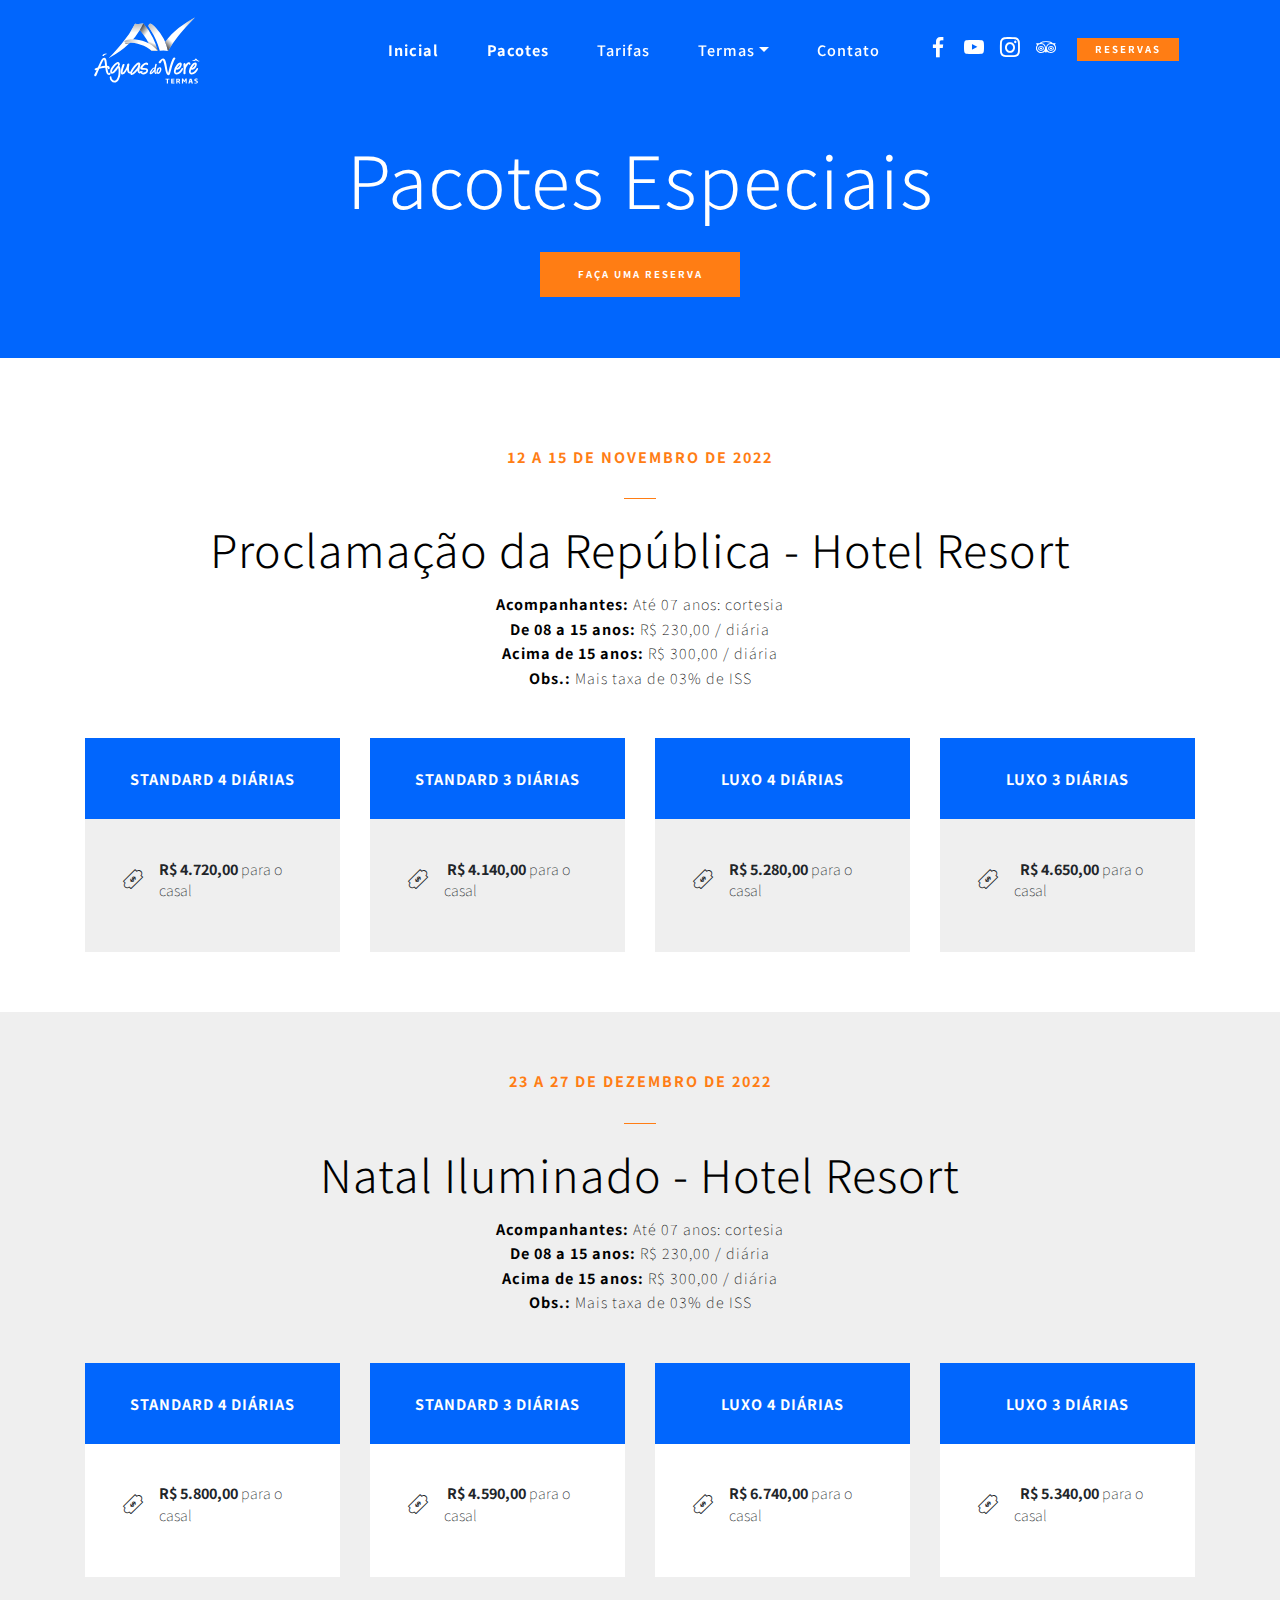
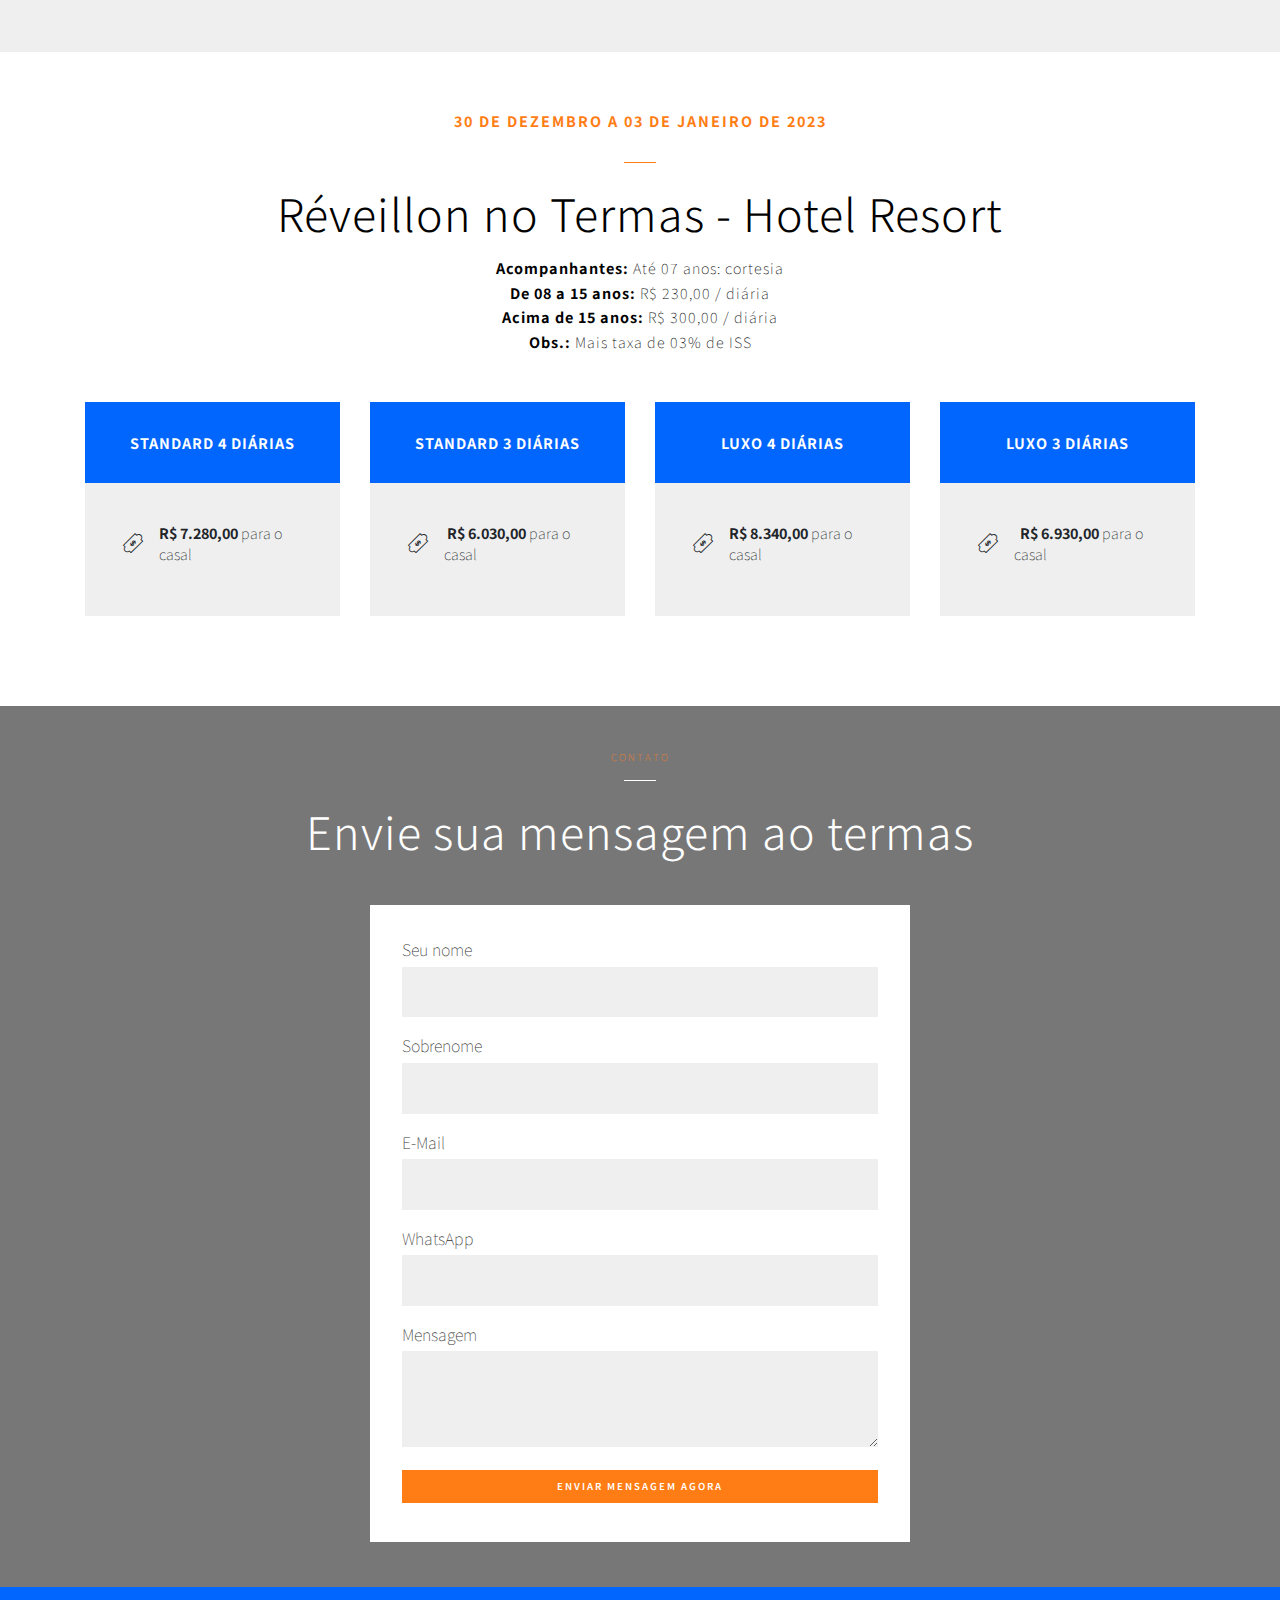
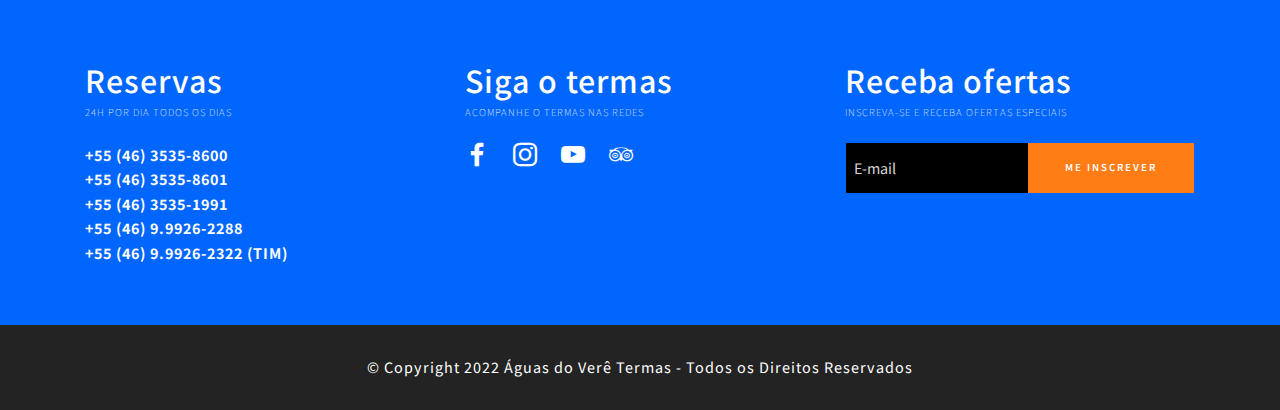
<file: pacotes-especiais.html>
<!DOCTYPE html>
<html  >
<head>
  
  <meta charset="UTF-8">
  <meta http-equiv="X-UA-Compatible" content="IE=edge">
  
  <meta name="twitter:card" content="summary_large_image"/>
  <meta name="twitter:image:src" content="">
  <meta property="og:image" content="">
  <meta name="twitter:title" content="Pacotes e Tarifas Especiais no Águas do Verê">
  <meta name="viewport" content="width=device-width, initial-scale=1, minimum-scale=1">
  <link rel="shortcut icon" href="assets/images/aguas-do-vere-logo.svg" type="image/x-icon">
  <meta name="description" content="Conheça o Águas do Verê Termas e Resort e venha passar momentos incríveis. Confira os pacotes especiais.">
  
  
  <title>Pacotes e Tarifas Especiais no Águas do Verê</title>
  <link rel="stylesheet" href="assets/web/assets/mobirise-icons/mobirise-icons.css">
  <link rel="stylesheet" href="assets/icon54/style.css">
  <link rel="stylesheet" href="assets/tether/tether.min.css">
  <link rel="stylesheet" href="assets/bootstrap/css/bootstrap.min.css">
  <link rel="stylesheet" href="assets/bootstrap/css/bootstrap-grid.min.css">
  <link rel="stylesheet" href="assets/bootstrap/css/bootstrap-reboot.min.css">
    <link rel="stylesheet" href="assets/dropdown/css/style.css">
  <link rel="stylesheet" href="assets/formstyler/jquery.formstyler.css">
  <link rel="stylesheet" href="assets/formstyler/jquery.formstyler.theme.css">
  <link rel="stylesheet" href="assets/datepicker/jquery.datetimepicker.min.css">
  <link rel="stylesheet" href="assets/socicon/css/styles.css">
  <link rel="stylesheet" href="assets/theme/css/style.css">
  <link rel="stylesheet" href="assets/recaptcha.css">
  <link rel="preload" href="https://fonts.googleapis.com/css?family=Noto+Sans+JP:100,300,400,500,700,900&display=swap" as="style" onload="this.onload=null;this.rel='stylesheet'">
  <noscript><link rel="stylesheet" href="https://fonts.googleapis.com/css?family=Noto+Sans+JP:100,300,400,500,700,900&display=swap"></noscript>
  <link rel="preload" as="style" href="assets/mobirise/css/mbr-additional.css"><link rel="stylesheet" href="assets/mobirise/css/mbr-additional.css" type="text/css">
  
  
  
  

</head>
<body>
  
  <section class="menu1 menu cid-tgRlKX2EAI" once="menu" id="menu1-m">

    
    

    <nav class="navbar navbar-dropdown navbar-fixed-top navbar-expand-lg">
        <div class="navbar-brand">
            <span class="navbar-logo">
                <a href="index.html">
                    <img src="assets/images/aguas-do-vere-logo.svg" alt="Águas do Verê Termas" style="height: 5.2rem;">
                </a>
            </span>
            
        </div>
        <button class="navbar-toggler" type="button" data-toggle="collapse" data-target="#navbarSupportedContent" aria-controls="navbarNavAltMarkup" aria-expanded="false" aria-label="Toggle navigation">
            <div class="hamburger">
                <span></span>
                <span></span>
                <span></span>
                <span></span>
            </div>
        </button>
      <div class="collapse navbar-collapse" id="navbarSupportedContent">
            <ul class="navbar-nav nav-dropdown mbr-section-btn" data-app-modern-menu="true"><li class="nav-item">
                    <a class="nav-link link text-white text-primary display-7" href="index.html"><strong>Inicial</strong></a>
                </li><li class="nav-item"><a class="nav-link link text-white text-primary display-7" href="pacotes-especiais.html"><strong>Pacotes</strong></a></li><li class="nav-item">
                    <a class="nav-link link text-white text-primary display-7" href="tarifas.html">Tarifas</a>
                </li><li class="nav-item dropdown">
                    <a class="nav-link link dropdown-toggle text-white display-7" href="#" data-toggle="dropdown-submenu" aria-expanded="false">Termas</a><div class="dropdown-menu"><a class="dropdown-item text-white text-primary display-7" href="acomodacoes.html">Acomodações</a><a class="dropdown-item text-white text-primary display-7" href="estrutura.html">Estrutura</a><a class="dropdown-item text-white text-primary display-7" href="eventos.html">Eventos</a><a class="dropdown-item text-white text-primary display-7" href="gastronomia.html">Gastronomia</a><a class="dropdown-item text-white text-primary display-7" href="hidromassagem.html">Hidromassagem</a><a class="dropdown-item text-white text-primary display-7" href="lazer.html">Lazer</a></div>
                </li>
                
                <li class="nav-item"><a class="nav-link link text-white text-primary display-7" href="contato.html">Contato</a></li></ul>
            <div class="icons-menu">
              <a href="https://www.facebook.com/termas.aguasdovere/" target="_blank">
                <span class="p-2 mbr-iconfont socicon-facebook socicon"></span>
              </a>
              <a href="https://www.youtube.com/results?search_query=%C3%A1guas+do+vere+termas" target="_blank">
                <span class="p-2 mbr-iconfont socicon-youtube socicon"></span>
              </a>
              <a href="https://www.instagram.com/aguasdoveretermas/" target="_blank">
                <span class="p-2 mbr-iconfont socicon-instagram socicon"></span>
              </a>
              <a href="https://www.tripadvisor.com.br/Hotel_Review-g3814824-d3786048-Reviews-Hotel_Resort_Aguas_do_Vere-Vere_State_of_Parana.html" target="_blank">
                <span class="p-2 mbr-iconfont socicon-tripadvisor socicon"></span>
              </a>
              
              
            </div>
            <div class="navbar-buttons mbr-section-btn"><a class="btn btn-sm btn-secondary display-4" href="https://api.whatsapp.com/send/?phone=5546999858627&text&type=phone_number&app_absent=0">RESERVAS</a></div>
      </div>
    </nav>
</section>

<section class="header6 hotelm4_header6 cid-tgRmd3A3Ni" id="header6-10">

	
    


	

	<div class="container">
		
		
		<h2 class="mbr-section-title mbr-fonts-style align-center mbr-white pb-4 display-1">
			Pacotes Especiais</h2>
		
		<div class="mbr-section-btn align-center pb-4"><a class="btn btn-lg btn-secondary display-4" href="https://api.whatsapp.com/send/?phone=5546999858627&text&type=phone_number&app_absent=0">FAÇA UMA RESERVA</a></div>
	</div>
	
</section>

<section class="pricing-table2 hotelm4_pricing-table2 cid-tgRmElkKku" id="pricing-table2-11">

	
    


	
	<div class="container">
		<h3 class="mbr-section-subtitle mbr-fonts-style mbr-white mbr-lighter align-center display-7"><p><strong>12 A 15 DE NOVEMBRO DE 2022</strong></p></h3>

		<div class="underline align-center pb-3">
			<div class="line"></div>
		</div>

		<h2 class="mbr-section-title main-title mbr-fonts-style mbr-white align-center pb-3 display-2">
			Proclamação da República - Hotel Resort</h2>
		<p class="mbr-text main-text mbr-fonts-style mbr-white mbr-lighter pb-5 m-0 align-center display-7"><strong>Acompanhantes:</strong> Até 07 anos: cortesia<br><strong>De 08 a 15 anos:</strong> R$ 230,00 / diária<br><strong>Acima de 15 anos: </strong>R$ 300,00 / diária<br><strong>Obs.:</strong> Mais taxa de 03% de ISS</p>
		<div class="row justify-content-center">
			<div class="table col-md-6 col-lg-3 first-row-table">
				<div class="table-wrapper">
					<div class="table-head-wrapper mbr-white">
						
						<span class="table-heading mbr-section-title mbr-fonts-style align-center display-7"><strong>
							STANDARD 4 DIÁRIAS</strong><br></span>
					</div>
					<ul class="list-group mbr-fonts-style mbr-lighter display-7">
						<li>
							<span class="icon54-v1-price-tag2 mbr-iconfont"></span>
							<span class="items-text"><strong>R$ 4.720,00</strong> para o casal</span></li><li>
						</li>
					</ul>
					
				</div>
			</div>

			<div class="table col-md-6 col-lg-3 first-row-table">
				<div class="table-wrapper">
					<div class="table-head-wrapper mbr-white">
						
						<span class="table-heading mbr-section-title mbr-fonts-style align-center display-7"><strong>
							STANDARD 3 DIÁRIAS
						</strong></span>
					</div>
					<ul class="list-group mbr-fonts-style mbr-lighter display-7">
						<li>
							<span class="icon54-v1-price-tag2 mbr-iconfont"></span>
							<span class="items-text"><strong>&nbsp;R$  4.140,00 </strong>para o casal</span></li><li>
						</li>
					</ul>
					
				</div>
			</div>

			<div class="table col-md-6 col-lg-3">
				<div class="table-wrapper">
					<div class="table-head-wrapper mbr-white">
						
						<span class="table-heading mbr-section-title mbr-fonts-style align-center display-7"><strong>LUXO 4 DIÁRIAS</strong></span>
					</div>
					<ul class="list-group mbr-fonts-style mbr-lighter display-7">
						<li>
							<span class="icon54-v1-price-tag2 mbr-iconfont"></span>
							<span class="items-text"><strong>R$ 5.280,00</strong> para o casal</span></li><li>
						</li>
					</ul>
					
				</div>
			</div>

			<div class="table col-md-6 col-lg-3 last-table">
				<div class="table-wrapper">
					<div class="table-head-wrapper mbr-white">
						
						<span class="table-heading mbr-section-title mbr-fonts-style align-center display-7"><strong>
							LUXO 3 DIÁRIAS
						</strong></span>
					</div>
					<ul class="list-group mbr-fonts-style mbr-lighter display-7">
						<li>
							<span class="icon54-v1-price-tag2 mbr-iconfont"></span>
							<span class="items-text"><strong>&nbsp; R$  4.650,00 </strong>para o casal</span></li><li>
						</li>
					</ul>
					
				</div>
			</div>
		</div>
	</div>
</section>

<section class="pricing-table2 hotelm4_pricing-table2 cid-tgRqPaVfy1" id="pricing-table2-12">

	
    


	
	<div class="container">
		<h3 class="mbr-section-subtitle mbr-fonts-style mbr-white mbr-lighter align-center display-7"><p><strong>23 A 27 DE DEZEMBRO DE 2022</strong></p></h3>

		<div class="underline align-center pb-3">
			<div class="line"></div>
		</div>

		<h2 class="mbr-section-title main-title mbr-fonts-style mbr-white align-center pb-3 display-2">
			Natal Iluminado - Hotel Resort</h2>
		<p class="mbr-text main-text mbr-fonts-style mbr-white mbr-lighter pb-5 m-0 align-center display-7"><strong>Acompanhantes:</strong> Até 07 anos: cortesia<br><strong>De 08 a 15 anos:</strong> R$ 230,00 / diária<br><strong>Acima de 15 anos: </strong>R$ 300,00 / diária<br><strong>Obs.:</strong> Mais taxa de 03% de ISS</p>
		<div class="row justify-content-center">
			<div class="table col-md-6 col-lg-3 first-row-table">
				<div class="table-wrapper">
					<div class="table-head-wrapper mbr-white">
						
						<span class="table-heading mbr-section-title mbr-fonts-style align-center display-7"><strong>
							STANDARD 4 DIÁRIAS</strong><br></span>
					</div>
					<ul class="list-group mbr-fonts-style mbr-lighter display-7">
						<li>
							<span class="icon54-v1-price-tag2 mbr-iconfont"></span>
							<span class="items-text"><strong>R$ 5.800,00</strong> para o casal</span></li><li>
						</li>
					</ul>
					
				</div>
			</div>

			<div class="table col-md-6 col-lg-3 first-row-table">
				<div class="table-wrapper">
					<div class="table-head-wrapper mbr-white">
						
						<span class="table-heading mbr-section-title mbr-fonts-style align-center display-7"><strong>
							STANDARD 3 DIÁRIAS
						</strong></span>
					</div>
					<ul class="list-group mbr-fonts-style mbr-lighter display-7">
						<li>
							<span class="icon54-v1-price-tag2 mbr-iconfont"></span>
							<span class="items-text"><strong>&nbsp;R$  4.590,00 </strong>para o casal</span></li><li>
						</li>
					</ul>
					
				</div>
			</div>

			<div class="table col-md-6 col-lg-3">
				<div class="table-wrapper">
					<div class="table-head-wrapper mbr-white">
						
						<span class="table-heading mbr-section-title mbr-fonts-style align-center display-7"><strong>LUXO 4 DIÁRIAS</strong></span>
					</div>
					<ul class="list-group mbr-fonts-style mbr-lighter display-7">
						<li>
							<span class="icon54-v1-price-tag2 mbr-iconfont"></span>
							<span class="items-text"><strong>R$ 6.740,00</strong> para o casal</span></li><li>
						</li>
					</ul>
					
				</div>
			</div>

			<div class="table col-md-6 col-lg-3 last-table">
				<div class="table-wrapper">
					<div class="table-head-wrapper mbr-white">
						
						<span class="table-heading mbr-section-title mbr-fonts-style align-center display-7"><strong>
							LUXO 3 DIÁRIAS
						</strong></span>
					</div>
					<ul class="list-group mbr-fonts-style mbr-lighter display-7">
						<li>
							<span class="icon54-v1-price-tag2 mbr-iconfont"></span>
							<span class="items-text"><strong>&nbsp; R$  5.340,00 </strong>para o casal</span></li><li>
						</li>
					</ul>
					
				</div>
			</div>
		</div>
	</div>
</section>

<section class="pricing-table2 hotelm4_pricing-table2 cid-tgRrlpiq7V" id="pricing-table2-13">

	
    


	
	<div class="container">
		<h3 class="mbr-section-subtitle mbr-fonts-style mbr-white mbr-lighter align-center display-7"><p><strong>30 DE DEZEMBRO A 03 DE JANEIRO DE 2023</strong></p></h3>

		<div class="underline align-center pb-3">
			<div class="line"></div>
		</div>

		<h2 class="mbr-section-title main-title mbr-fonts-style mbr-white align-center pb-3 display-2">
			Réveillon no Termas - Hotel Resort</h2>
		<p class="mbr-text main-text mbr-fonts-style mbr-white mbr-lighter pb-5 m-0 align-center display-7"><strong>Acompanhantes:</strong> Até 07 anos: cortesia<br><strong>De 08 a 15 anos:</strong> R$ 230,00 / diária<br><strong>Acima de 15 anos: </strong>R$ 300,00 / diária<br><strong>Obs.:</strong> Mais taxa de 03% de ISS</p>
		<div class="row justify-content-center">
			<div class="table col-md-6 col-lg-3 first-row-table">
				<div class="table-wrapper">
					<div class="table-head-wrapper mbr-white">
						
						<span class="table-heading mbr-section-title mbr-fonts-style align-center display-7"><strong>
							STANDARD 4 DIÁRIAS</strong><br></span>
					</div>
					<ul class="list-group mbr-fonts-style mbr-lighter display-7">
						<li>
							<span class="icon54-v1-price-tag2 mbr-iconfont"></span>
							<span class="items-text"><strong>R$ 7.280,00</strong> para o casal</span></li><li>
						</li>
					</ul>
					
				</div>
			</div>

			<div class="table col-md-6 col-lg-3 first-row-table">
				<div class="table-wrapper">
					<div class="table-head-wrapper mbr-white">
						
						<span class="table-heading mbr-section-title mbr-fonts-style align-center display-7"><strong>
							STANDARD 3 DIÁRIAS
						</strong></span>
					</div>
					<ul class="list-group mbr-fonts-style mbr-lighter display-7">
						<li>
							<span class="icon54-v1-price-tag2 mbr-iconfont"></span>
							<span class="items-text"><strong>&nbsp;R$  6.030,00 </strong>para o casal</span></li><li>
						</li>
					</ul>
					
				</div>
			</div>

			<div class="table col-md-6 col-lg-3">
				<div class="table-wrapper">
					<div class="table-head-wrapper mbr-white">
						
						<span class="table-heading mbr-section-title mbr-fonts-style align-center display-7"><strong>LUXO 4 DIÁRIAS</strong></span>
					</div>
					<ul class="list-group mbr-fonts-style mbr-lighter display-7">
						<li>
							<span class="icon54-v1-price-tag2 mbr-iconfont"></span>
							<span class="items-text"><strong>R$ 8.340,00</strong> para o casal</span></li><li>
						</li>
					</ul>
					
				</div>
			</div>

			<div class="table col-md-6 col-lg-3 last-table">
				<div class="table-wrapper">
					<div class="table-head-wrapper mbr-white">
						
						<span class="table-heading mbr-section-title mbr-fonts-style align-center display-7"><strong>
							LUXO 3 DIÁRIAS
						</strong></span>
					</div>
					<ul class="list-group mbr-fonts-style mbr-lighter display-7">
						<li>
							<span class="icon54-v1-price-tag2 mbr-iconfont"></span>
							<span class="items-text"><strong>&nbsp; R$  6.930,00 </strong>para o casal</span></li><li>
						</li>
					</ul>
					
				</div>
			</div>
		</div>
	</div>
</section>

<section class="form4 hotelm4_form4 cid-theMJIMVbw mbr-parallax-background" id="form4-4a">

	
    


	<div class="mbr-overlay" style="opacity: 0.5; background-color: rgb(0, 0, 0);">
	</div>
	<div class="container">
		<h3 class="mbr-section-subtitle main-subtitle mbr-fonts-style align-center mbr-lighter mbr-white display-4">
			CONTATO</h3>
		<div class="underline align-center pb-3">
			<div class="line"></div>
		</div>
		<h2 class="mbr-section-title main-title mbr-fonts-style align-center pb-5 mbr-white display-2">
			Envie sua mensagem ao termas</h2>
		<div class="row justify-content-center">
			<div class="col-md-8 col-lg-6 form-wrapper">
				
				<div class="form1" data-form-type="formoid">
<!--Formbuilder Form-->
<form action="https://mobirise.eu/" method="POST" class="mbr-form form-with-styler" data-form-title="FORMULÁRIO SITE"><input type="hidden" name="email" data-form-email="true" value="JIHZJUaUzFCO8ZjvUTuurqZdXmt1XOFqrbMacPkHGYmiFBCG6I6hOXUpYN103NigoNr1zM/FxUH1SwDBoRUtqApn+N3SJto1a0yJ25m2bneLDtq5/9Ti2eltUBLETu8=.M49IeBPCYEXRKmJfbf/yFwo4AHcaFUdax/7t796smEsvwB05L5qn2Esmanxqb2KpEaSjhV4YYMSsKBJ298cn42NGd6WeDQyAzkwgN8Bn5P9FratJxovl7Uozo92lKI0K">
<div class="row">
<div hidden="hidden" data-form-alert="" class="alert alert-success col-12">Obrigado! Mensagem enviada.</div>
<div hidden="hidden" data-form-alert-danger="" class="alert alert-danger col-12"> </div>
</div>
<div class="dragArea row">
<div class="col-md-12 form-group " data-for="Nome">
<label for="Nome-form4-4a" class="form-control-label mbr-fonts-style display-7">Seu nome</label>
<input type="text" name="Nome" data-form-field="Nome" required="required" class="form-control display-7" value="" id="Nome-form4-4a">
</div>
<div class="col-md-12 form-group " data-for="Sobrenome">
<label for="Sobrenome-form4-4a" class="form-control-label mbr-fonts-style display-7">Sobrenome</label>
<input type="text" name="Sobrenome" data-form-field="Sobrenome" required="required" class="form-control display-7" value="" id="Sobrenome-form4-4a">
</div>
<div data-for="Email" class="col-md-12 form-group ">
<label for="Email-form4-4a" class="form-control-label mbr-fonts-style display-7">E-Mail</label>
<input type="email" name="Email" data-form-field="Email" class="form-control display-7" required="required" value="" id="Email-form4-4a">
</div>
<div data-for="Whatsapp" class="col-md-12 form-group ">
<label for="Whatsapp-form4-4a" class="form-control-label mbr-fonts-style display-7">WhatsApp</label>
<input type="tel" name="Whatsapp" data-form-field="Whatsapp" class="form-control display-7" value="" id="Whatsapp-form4-4a">
</div>
<div data-for="Mensagem" class="col-md-12 form-group ">
<label for="Mensagem-form4-4a" class="form-control-label mbr-fonts-style display-7">Mensagem</label>
<textarea name="Mensagem" data-form-field="Mensagem" class="form-control display-7" id="Mensagem-form4-4a"></textarea>
</div>
<div class="col-md-12 input-group-btn">
<button type="submit" class="w-100 btn btn-lg btn-form btn-secondary display-4">ENVIAR MENSAGEM AGORA</button>
</div>
</div>
</form><!--Formbuilder Form-->
</div>
			</div>
		</div>
	</div>
</section>

<section class="footer1 cid-theZMasog8" id="footer1-4i">
    

    

    <div class="container">
        <div class="row justify-content-center mbr-white">
            <div class="col-md-6 first-column col-lg-4">
                <h2 class="mbr-section-title mbr-fonts-style pb-2 display-5">
                    Reservas</h2>
                <h3 class="mbr-section-subtitle mbr-fonts-style mbr-lighter display-4">
                    24H POR DIA TODOS OS DIAS</h3>
                <p class="mbr-text mbr-fonts-style display-7"><strong>+55 (46) 3535-8600<br>+55 (46) 3535-8601<br>+55 (46) 3535-1991<br>+55 (46) 9.9926-2288<br>+55 (46) 9.9926-2322 (TIM)</strong><br>
                </p>
            </div>
            <div class="col-md-6 second-column col-lg-4">
                <h2 class="mbr-section-title mbr-fonts-style pb-2 display-5">
                    Siga o termas</h2>
                <h3 class="mbr-section-subtitle mbr-fonts-style mbr-lighter display-4">ACOMPANHE O TERMAS NAS REDES</h3>
                <div class="icons-wrapper">
                    <ul>
                        <li>
                            <a class="icon-transition" href="#">
                                <span class="mbr-iconfont socicon-facebook socicon"></span>
                            </a>
                        </li>
                        <li>
                            <a class="icon-transition" href="#">
                                <span class="mbr-iconfont socicon-instagram socicon"></span>
                            </a>
                        </li>
                        <li>
                            <a class="icon-transition" href="#">
                                <span class="mbr-iconfont socicon-youtube socicon"></span>
                            </a>
                        </li>
                        <li>
                            <a class="icon-transition" href="#">
                                <span class="mbr-iconfont socicon-tripadvisor socicon"></span>
                            </a>
                        </li>
                        
                        
                    </ul>
                </div>
            </div>
            <div class="col-md-7 col-lg-4 third-column">
                <h2 class="mbr-section-title mbr-fonts-style pb-2 display-5">
                    Receba ofertas</h2>
                <h3 class="mbr-section-subtitle mbr-fonts-style mbr-lighter display-4">
                    INSCREVA-SE E RECEBA OFERTAS ESPECIAIS</h3>
                <div class="form1 px-3" data-form-type="formoid">
<!--Formbuilder Form-->
<form action="https://mobirise.eu/" method="POST" class="mbr-form form-with-styler" data-form-title="INSCRIÇÃO EMAIL"><input type="hidden" name="email" data-form-email="true" value="Oz4AtRQaj8B3DAiY4vOqXniW9obTsx8BVutPO7bNBMq3KEnwSf5ChT6Ne/9yyjhvCi9roH9E81qOhij9P66E1mkaogOr9S7tEG5qWN9I7KpkC5CYJtAId8z0HXHI5gAT.LITO0oB8g0CeKYsxQ4+aBP/Mnqtsb5vEigQSe9zjSZ1W1EfmAsiP+93vzQnR01E2cn4y2zljUy5IYpmU/y99LO+og3tjh2JAJpWTlRHZpUujgp+C7i9K0Q7eadne3FEQ">
<div class="row">
<div hidden="hidden" data-form-alert="" class="alert alert-success col-12">Obrigado por se inscrever!</div>
<div hidden="hidden" data-form-alert-danger="" class="alert alert-danger col-12">
</div>
</div>
<div class="dragArea row">
<div class="col form-group" data-for="email">
<input type="text" name="email" placeholder="E-mail" data-form-field="E-mail" required="required" class="form-control display-7" value="" id="email-footer1-4i">
</div>
<div class="col-auto input-group-btn">
<button type="submit" class="w-100 btn btn-lg btn-secondary display-4">ME INSCREVER</button>
</div>
</div>
</form><!--Formbuilder Form-->
</div>
            </div>
        </div>
    </div>
</section>

<section class="footer2 cid-tgRlL1x8pn" once="footer" id="footer2-z">

    

    

    <div class="container">
        <div class="row justify-content-center mbr-white">
            <div class="col-12">
                <p class="mbr-text mb-0 mbr-fonts-style align-center display-7">
                    © Copyright 2022 Águas do Verê Termas - Todos os Direitos Reservados</p>
            </div>
        </div>
    </div>
</section>


<script src="assets/web/assets/jquery/jquery.min.js"></script>
  <script src="assets/popper/popper.min.js"></script>
  <script src="assets/tether/tether.min.js"></script>
  <script src="assets/bootstrap/js/bootstrap.min.js"></script>
  <script src="assets/smoothscroll/smooth-scroll.js"></script>
      <script src="assets/dropdown/js/nav-dropdown.js"></script>
  <script src="assets/dropdown/js/navbar-dropdown.js"></script>
  <script src="assets/touchswipe/jquery.touch-swipe.min.js"></script>
  <script src="assets/formstyler/jquery.formstyler.js"></script>
  <script src="assets/formstyler/jquery.formstyler.min.js"></script>
  <script src="assets/datepicker/jquery.datetimepicker.full.js"></script>
  <script src="assets/parallax/jarallax.min.js"></script>
  <script src="assets/theme/js/script.js"></script>
  <script src="assets/formoid.min.js"></script>
  
  
  

</body>
</html>
</file>
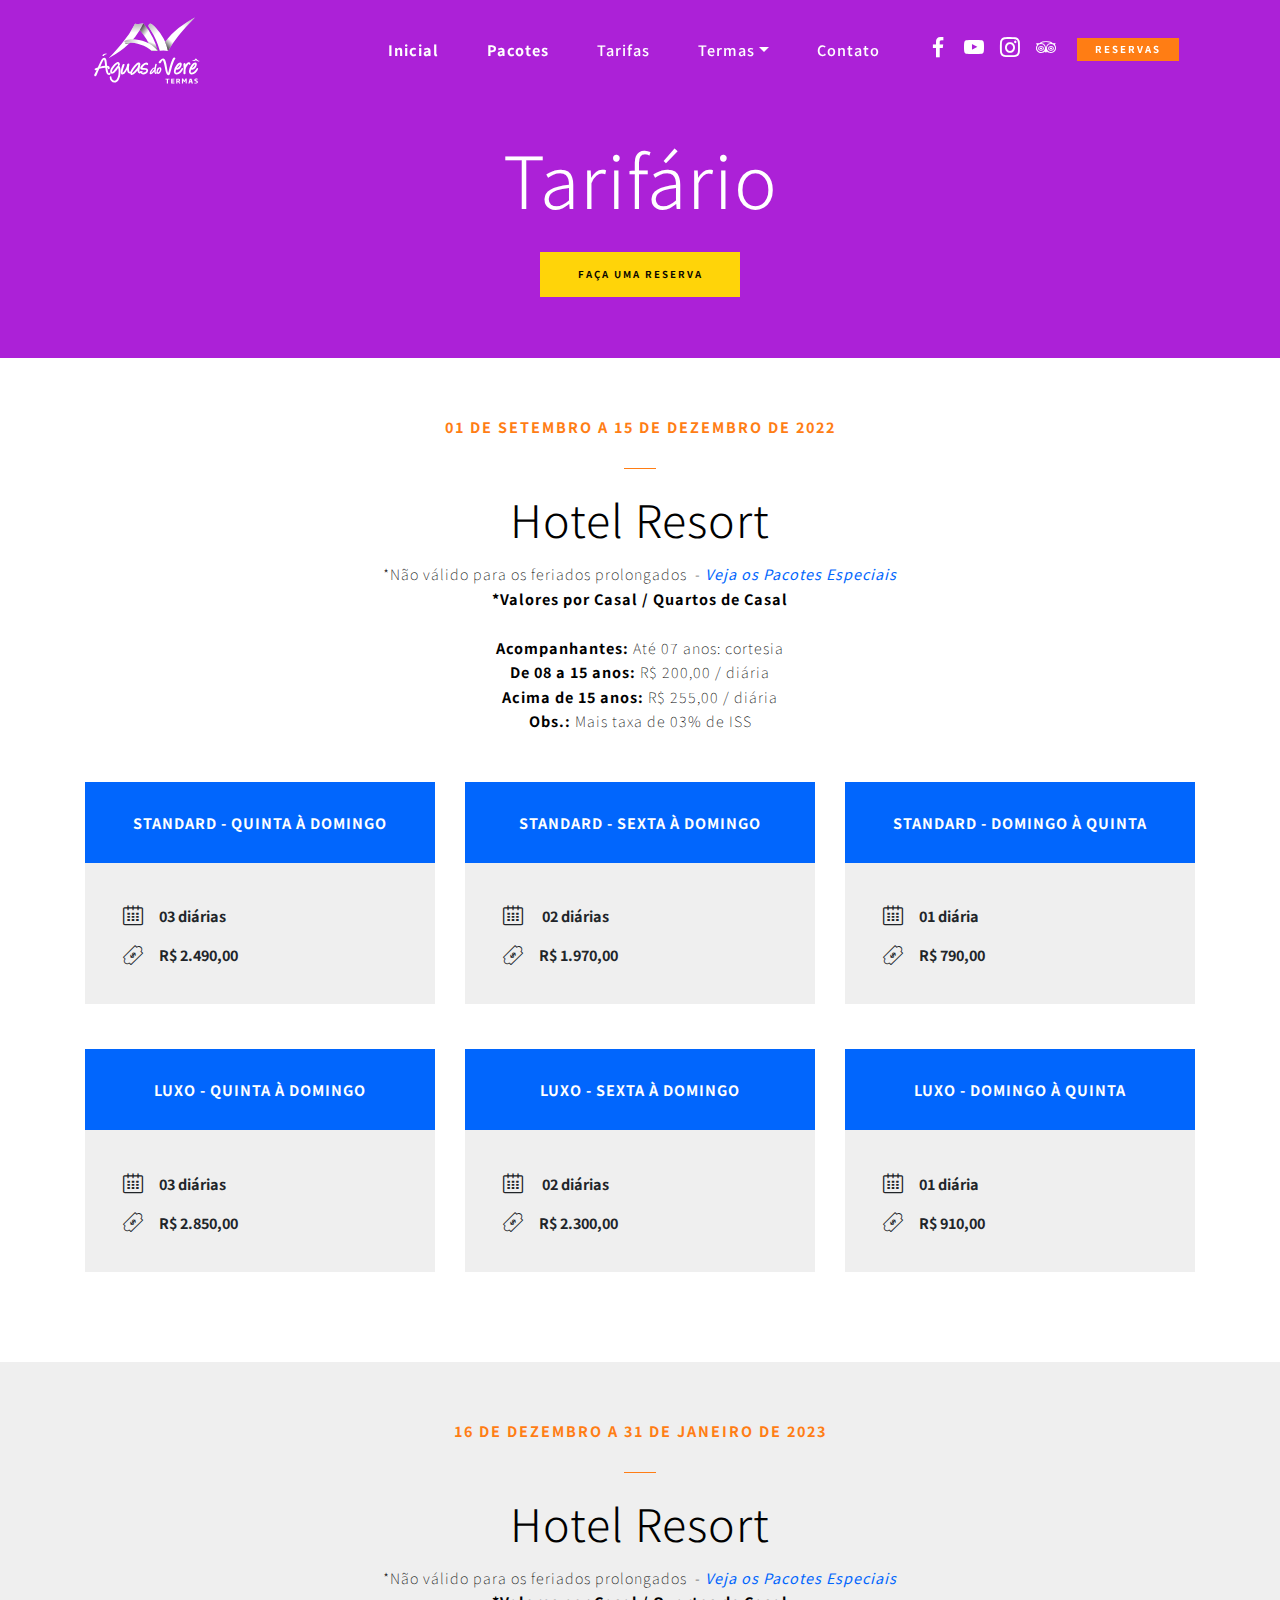
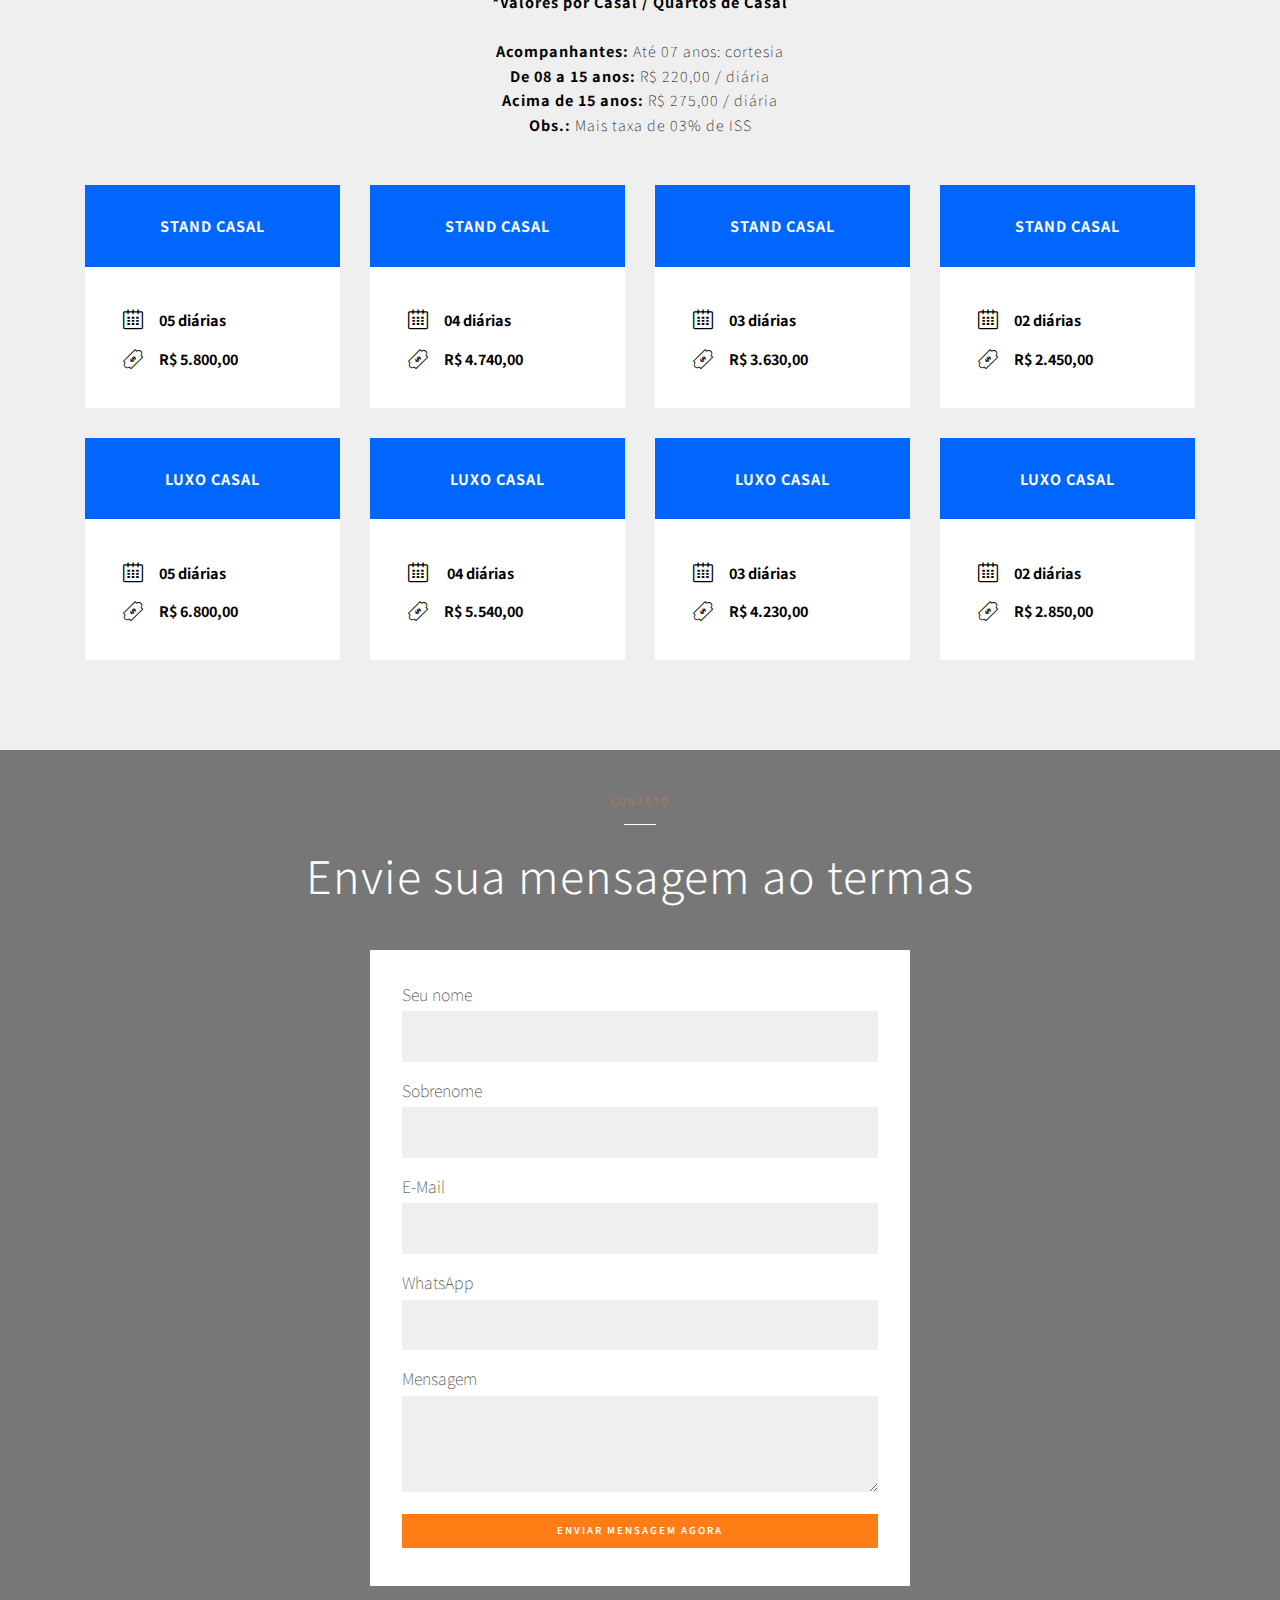
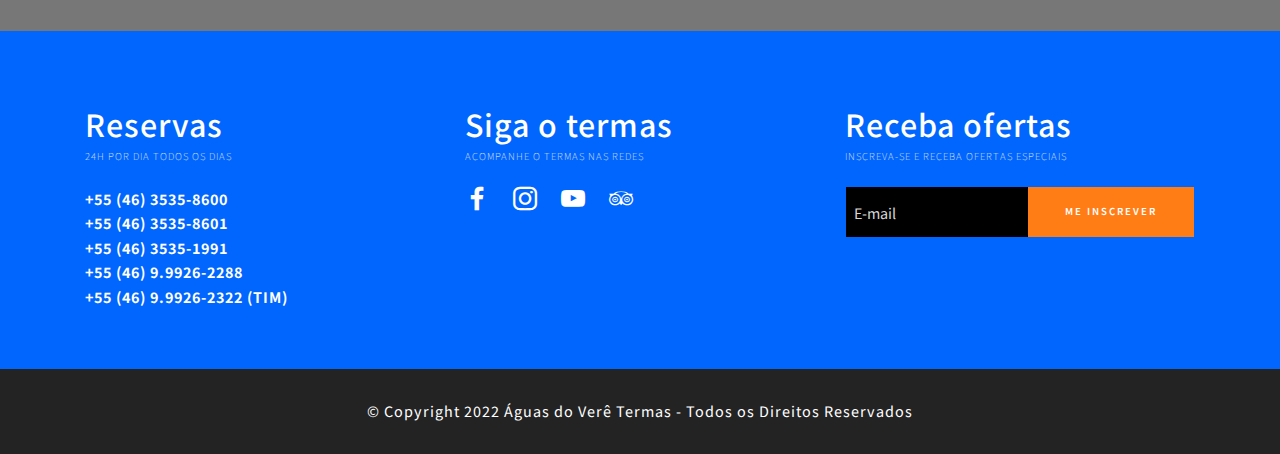
<file: tarifas.html>
<!DOCTYPE html>
<html  >
<head>
  
  <meta charset="UTF-8">
  <meta http-equiv="X-UA-Compatible" content="IE=edge">
  
  <meta name="twitter:card" content="summary_large_image"/>
  <meta name="twitter:image:src" content="">
  <meta property="og:image" content="">
  <meta name="twitter:title" content="Tarifas do Águas do Verê Termas e Resort">
  <meta name="viewport" content="width=device-width, initial-scale=1, minimum-scale=1">
  <link rel="shortcut icon" href="assets/images/aguas-do-vere-logo.svg" type="image/x-icon">
  <meta name="description" content="Vai curtir umas férias ou um fim de semana? Confirma as tarifas especiais do Águas do Verê Termas">
  
  
  <title>Tarifas do Águas do Verê Termas e Resort</title>
  <link rel="stylesheet" href="assets/web/assets/mobirise-icons/mobirise-icons.css">
  <link rel="stylesheet" href="assets/icon54/style.css">
  <link rel="stylesheet" href="assets/linecons/style.css">
  <link rel="stylesheet" href="assets/tether/tether.min.css">
  <link rel="stylesheet" href="assets/bootstrap/css/bootstrap.min.css">
  <link rel="stylesheet" href="assets/bootstrap/css/bootstrap-grid.min.css">
  <link rel="stylesheet" href="assets/bootstrap/css/bootstrap-reboot.min.css">
    <link rel="stylesheet" href="assets/dropdown/css/style.css">
  <link rel="stylesheet" href="assets/formstyler/jquery.formstyler.css">
  <link rel="stylesheet" href="assets/formstyler/jquery.formstyler.theme.css">
  <link rel="stylesheet" href="assets/datepicker/jquery.datetimepicker.min.css">
  <link rel="stylesheet" href="assets/socicon/css/styles.css">
  <link rel="stylesheet" href="assets/theme/css/style.css">
  <link rel="stylesheet" href="assets/recaptcha.css">
  <link rel="preload" href="https://fonts.googleapis.com/css?family=Noto+Sans+JP:100,300,400,500,700,900&display=swap" as="style" onload="this.onload=null;this.rel='stylesheet'">
  <noscript><link rel="stylesheet" href="https://fonts.googleapis.com/css?family=Noto+Sans+JP:100,300,400,500,700,900&display=swap"></noscript>
  <link rel="preload" as="style" href="assets/mobirise/css/mbr-additional.css"><link rel="stylesheet" href="assets/mobirise/css/mbr-additional.css" type="text/css">
  
  
  
  

</head>
<body>
  
  <section class="menu1 menu cid-tgRs2BbXsu" once="menu" id="menu1-14">

    
    

    <nav class="navbar navbar-dropdown navbar-fixed-top navbar-expand-lg">
        <div class="navbar-brand">
            <span class="navbar-logo">
                <a href="index.html">
                    <img src="assets/images/aguas-do-vere-logo.svg" alt="Águas do Verê Termas" style="height: 5.2rem;">
                </a>
            </span>
            
        </div>
        <button class="navbar-toggler" type="button" data-toggle="collapse" data-target="#navbarSupportedContent" aria-controls="navbarNavAltMarkup" aria-expanded="false" aria-label="Toggle navigation">
            <div class="hamburger">
                <span></span>
                <span></span>
                <span></span>
                <span></span>
            </div>
        </button>
      <div class="collapse navbar-collapse" id="navbarSupportedContent">
            <ul class="navbar-nav nav-dropdown mbr-section-btn" data-app-modern-menu="true"><li class="nav-item">
                    <a class="nav-link link text-white text-primary display-7" href="index.html"><strong>Inicial</strong></a>
                </li><li class="nav-item"><a class="nav-link link text-white text-primary display-7" href="pacotes-especiais.html"><strong>Pacotes</strong></a></li><li class="nav-item">
                    <a class="nav-link link text-white text-primary display-7" href="tarifas.html">Tarifas</a>
                </li><li class="nav-item dropdown">
                    <a class="nav-link link dropdown-toggle text-white display-7" href="#" data-toggle="dropdown-submenu" aria-expanded="false">Termas</a><div class="dropdown-menu"><a class="dropdown-item text-white text-primary display-7" href="acomodacoes.html">Acomodações</a><a class="dropdown-item text-white text-primary display-7" href="estrutura.html">Estrutura</a><a class="dropdown-item text-white text-primary display-7" href="eventos.html">Eventos</a><a class="dropdown-item text-white text-primary display-7" href="gastronomia.html">Gastronomia</a><a class="dropdown-item text-white text-primary display-7" href="hidromassagem.html">Hidromassagem</a><a class="dropdown-item text-white text-primary display-7" href="lazer.html">Lazer</a></div>
                </li>
                
                <li class="nav-item"><a class="nav-link link text-white text-primary display-7" href="contato.html">Contato</a></li></ul>
            <div class="icons-menu">
              <a href="https://www.facebook.com/termas.aguasdovere/" target="_blank">
                <span class="p-2 mbr-iconfont socicon-facebook socicon"></span>
              </a>
              <a href="https://www.youtube.com/results?search_query=%C3%A1guas+do+vere+termas" target="_blank">
                <span class="p-2 mbr-iconfont socicon-youtube socicon"></span>
              </a>
              <a href="https://www.instagram.com/aguasdoveretermas/" target="_blank">
                <span class="p-2 mbr-iconfont socicon-instagram socicon"></span>
              </a>
              <a href="https://www.tripadvisor.com.br/Hotel_Review-g3814824-d3786048-Reviews-Hotel_Resort_Aguas_do_Vere-Vere_State_of_Parana.html" target="_blank">
                <span class="p-2 mbr-iconfont socicon-tripadvisor socicon"></span>
              </a>
              
              
            </div>
            <div class="navbar-buttons mbr-section-btn"><a class="btn btn-sm btn-secondary display-4" href="https://api.whatsapp.com/send/?phone=5546999858627&text&type=phone_number&app_absent=0">RESERVAS</a></div>
      </div>
    </nav>
</section>

<section class="header6 hotelm4_header6 cid-tgRs2C1vJM" id="header6-15">

	
    


	

	<div class="container">
		
		
		<h2 class="mbr-section-title mbr-fonts-style align-center mbr-white pb-4 display-1">
			Tarifário</h2>
		
		<div class="mbr-section-btn align-center pb-4"><a class="btn btn-lg btn-success display-4" href="#">FAÇA UMA RESERVA</a></div>
	</div>
	
</section>

<section class="pricing-table2 hotelm4_pricing-table2 cid-tgRs2DolvC" id="pricing-table2-18">

	
    


	
	<div class="container">
		<h3 class="mbr-section-subtitle mbr-fonts-style mbr-white mbr-lighter align-center display-7"><p><strong>01 DE SETEMBRO A 15 DE DEZEMBRO DE 2022</strong></p></h3>

		<div class="underline align-center pb-3">
			<div class="line"></div>
		</div>

		<h2 class="mbr-section-title main-title mbr-fonts-style mbr-white align-center pb-3 display-2">Hotel Resort</h2>
		<p class="mbr-text main-text mbr-fonts-style mbr-white mbr-lighter pb-5 m-0 align-center display-7">*Não válido para os feriados prolongados&nbsp; - <a href="pacotes-especiais.html" class="text-primary" style=""><em>Veja os Pacotes Especiais</em></a><br><strong>*Valores por Casal / Quartos de Casal</strong><br><br><strong>Acompanhantes:</strong> Até 07 anos: cortesia<br><strong>De 08 a 15 anos: </strong>R$ 200,00 / diária<br><strong>Acima de 15 anos:</strong> R$ 255,00 / diária<br><strong>Obs.:</strong> Mais taxa de 03% de ISS<br></p>
		<div class="row justify-content-center">
			<div class="table col-md-6 col-lg-4 first-row-table">
				<div class="table-wrapper">
					<div class="table-head-wrapper mbr-white">
						
						<span class="table-heading mbr-section-title mbr-fonts-style align-center display-7"><strong>
							STANDARD - QUINTA À DOMINGO</strong><br></span>
					</div>
					<ul class="list-group mbr-fonts-style mbr-lighter display-7">
						<li>
							<span class="li_calendar mbr-iconfont"></span>
							<span class="items-text"><strong>03 diárias</strong></span></li>
                        	<li>
							<span class="icon54-v1-price-tag2 mbr-iconfont"></span>
							<span class="items-text"><strong>R$ 2.490,00</strong></span></li>
					</ul>
					
				</div>
			</div>

			<div class="table col-md-6 col-lg-4 first-row-table">
				<div class="table-wrapper">
					<div class="table-head-wrapper mbr-white">
						
						<span class="table-heading mbr-section-title mbr-fonts-style align-center display-7"><strong>STANDARD - SEXTA À DOMINGO</strong><br></span>
					</div>
					<ul class="list-group mbr-fonts-style mbr-lighter display-7">
						<li>
							<span class="li_calendar mbr-iconfont"></span>
							<span class="items-text"><strong>&nbsp;02 diárias</strong></span></li>
                        	<li>
							<span class="icon54-v1-price-tag2 mbr-iconfont"></span>
							<span class="items-text"><strong>R$ 1.970,00</strong></span></li>
					</ul>
					
				</div>
			</div>

			<div class="table col-md-6 col-lg-4 last-table">
				<div class="table-wrapper">
					<div class="table-head-wrapper mbr-white">
						
						<span class="table-heading mbr-section-title mbr-fonts-style align-center display-7"><strong>STANDARD - DOMINGO À QUINTA</strong><br></span>
					</div>
					<ul class="list-group mbr-fonts-style mbr-lighter display-7">
						<li>
							<span class="li_calendar mbr-iconfont"></span>
							<span class="items-text"><strong>01 diária</strong></span></li>
                        	<li>
							<span class="icon54-v1-price-tag2 mbr-iconfont"></span>
							<span class="items-text"><strong>R$ 790,00</strong></span></li>
					</ul>
					
				</div>
			</div>

			
		</div>
	</div>
</section>

<section class="pricing-table2 hotelm4_pricing-table2 cid-tgRvsHjaK2" id="pricing-table2-1d">

	
    


	
	<div class="container">
		

		

		
		
		<div class="row justify-content-center">
			<div class="table col-md-6 col-lg-4 first-row-table">
				<div class="table-wrapper">
					<div class="table-head-wrapper mbr-white">
						
						<span class="table-heading mbr-section-title mbr-fonts-style align-center display-7"><strong>
							LUXO - QUINTA À DOMINGO</strong><br></span>
					</div>
					<ul class="list-group mbr-fonts-style mbr-lighter display-7">
						<li>
							<span class="li_calendar mbr-iconfont"></span>
							<span class="items-text"><strong>03 diárias</strong></span></li>
                        	<li>
							<span class="icon54-v1-price-tag2 mbr-iconfont"></span>
							<span class="items-text"><strong>R$ 2.850,00</strong></span></li>
					</ul>
					
				</div>
			</div>

			<div class="table col-md-6 col-lg-4 first-row-table">
				<div class="table-wrapper">
					<div class="table-head-wrapper mbr-white">
						
						<span class="table-heading mbr-section-title mbr-fonts-style align-center display-7"><strong>LUXO - SEXTA À DOMINGO</strong><br></span>
					</div>
					<ul class="list-group mbr-fonts-style mbr-lighter display-7">
						<li>
							<span class="li_calendar mbr-iconfont"></span>
							<span class="items-text"><strong>&nbsp;02 diárias</strong></span></li>
                        	<li>
							<span class="icon54-v1-price-tag2 mbr-iconfont"></span>
							<span class="items-text"><strong>R$ 2.300,00</strong>&nbsp;</span></li>
					</ul>
					
				</div>
			</div>

			<div class="table col-md-6 col-lg-4 last-table">
				<div class="table-wrapper">
					<div class="table-head-wrapper mbr-white">
						
						<span class="table-heading mbr-section-title mbr-fonts-style align-center display-7"><strong>LUXO - DOMINGO À QUINTA</strong><br></span>
					</div>
					<ul class="list-group mbr-fonts-style mbr-lighter display-7">
						<li>
							<span class="li_calendar mbr-iconfont"></span>
							<span class="items-text"><strong>01 diária</strong></span></li>
                        	<li>
							<span class="icon54-v1-price-tag2 mbr-iconfont"></span>
							<span class="items-text"><strong>R$ 910,00</strong></span></li>
					</ul>
					
				</div>
			</div>

			
		</div>
	</div>
</section>

<section class="pricing-table2 hotelm4_pricing-table2 cid-tgVFB5059r" id="pricing-table2-1e">

	
    


	
	<div class="container">
		<h3 class="mbr-section-subtitle mbr-fonts-style mbr-white mbr-lighter align-center display-7"><p><strong>16 DE DEZEMBRO A 31 DE JANEIRO DE 2023</strong></p></h3>

		<div class="underline align-center pb-3">
			<div class="line"></div>
		</div>

		<h2 class="mbr-section-title main-title mbr-fonts-style mbr-white align-center pb-3 display-2">Hotel Resort</h2>
		<p class="mbr-text main-text mbr-fonts-style mbr-white mbr-lighter pb-5 m-0 align-center display-7">*Não válido para os feriados prolongados&nbsp; - <a href="pacotes-especiais.html" class="text-primary" style=""><em>Veja os Pacotes Especiais</em></a><br><strong>*Valores por Casal / Quartos de Casal</strong><br><br><strong>Acompanhantes:</strong> Até 07 anos: cortesia<br><strong>De 08 a 15 anos: </strong>R$ 220,00 / diária<br><strong>Acima de 15 anos:</strong> R$ 275,00 / diária<br><strong>Obs.:</strong> Mais taxa de 03% de ISS<br></p>
		<div class="row justify-content-center">
			<div class="table col-md-6 col-lg-3 first-row-table">
				<div class="table-wrapper">
					<div class="table-head-wrapper mbr-white">
						
						<span class="table-heading mbr-section-title mbr-fonts-style align-center display-7"><strong>
							STAND CASAL</strong><br></span>
					</div>
					<ul class="list-group mbr-fonts-style mbr-lighter display-7">
						<li>
							<span class="li_calendar mbr-iconfont"></span>
							<span class="items-text"><strong>05 diárias</strong></span></li>
                        	<li>
							<span class="icon54-v1-price-tag2 mbr-iconfont"></span>
							<span class="items-text"><strong>R$ 5.800,00</strong>&nbsp;</span></li>
					</ul>
					
				</div>
			</div>

			<div class="table col-md-6 col-lg-3 first-row-table">
				<div class="table-wrapper">
					<div class="table-head-wrapper mbr-white">
						
						<span class="table-heading mbr-section-title mbr-fonts-style align-center display-7"><strong>STAND CASAL</strong><br></span>
					</div>
					<ul class="list-group mbr-fonts-style mbr-lighter display-7">
						<li>
							<span class="li_calendar mbr-iconfont"></span>
							<span class="items-text"><strong>04 diárias</strong></span></li>
                        	<li>
							<span class="icon54-v1-price-tag2 mbr-iconfont"></span>
							<span class="items-text"><strong>R$ 4.740,00</strong>&nbsp;</span></li>
					</ul>
					
				</div>
			</div>

			<div class="table col-md-6 col-lg-3">
				<div class="table-wrapper">
					<div class="table-head-wrapper mbr-white">
						
						<span class="table-heading mbr-section-title mbr-fonts-style align-center display-7"><strong>STAND CASAL</strong><br></span>
					</div>
					<ul class="list-group mbr-fonts-style mbr-lighter display-7">
						<li>
							<span class="li_calendar mbr-iconfont"></span>
							<span class="items-text"><strong>03 diárias</strong></span></li>
                        	<li>
							<span class="icon54-v1-price-tag2 mbr-iconfont"></span>
							<span class="items-text"><strong>R$ 3.630,00</strong></span></li>
					</ul>
					
				</div>
			</div>

			<div class="table col-md-6 col-lg-3 last-table">
				<div class="table-wrapper">
					<div class="table-head-wrapper mbr-white">
						
						<span class="table-heading mbr-section-title mbr-fonts-style align-center display-7"><strong>STAND CASAL</strong><br></span>
					</div>
					<ul class="list-group mbr-fonts-style mbr-lighter display-7">
                        <li>
							<span class="li_calendar mbr-iconfont"></span>
							<span class="items-text"><strong>02 diárias</strong></span></li>
						<li>
							<span class="icon54-v1-price-tag2 mbr-iconfont"></span>
							<span class="items-text"><strong>R$  2.450,00</strong></span></li>
					</ul>
					
				</div>
			</div>
		</div>
	</div>
</section>

<section class="pricing-table2 hotelm4_pricing-table2 cid-tgVGI89Xz9" id="pricing-table2-1f">

	
    


	
	<div class="container">
		

		

		
		
		<div class="row justify-content-center">
			<div class="table col-md-6 col-lg-3 first-row-table">
				<div class="table-wrapper">
					<div class="table-head-wrapper mbr-white">
						
						<span class="table-heading mbr-section-title mbr-fonts-style align-center display-7"><strong>
							LUXO CASAL</strong><br></span>
					</div>
					<ul class="list-group mbr-fonts-style mbr-lighter display-7">
						<li>
							<span class="li_calendar mbr-iconfont"></span>
							<span class="items-text"><strong>05 diárias</strong></span></li>
                        	<li>
							<span class="icon54-v1-price-tag2 mbr-iconfont"></span>
							<span class="items-text"><strong>R$ 6.800,00</strong></span></li>
					</ul>
					
				</div>
			</div>

			<div class="table col-md-6 col-lg-3 first-row-table">
				<div class="table-wrapper">
					<div class="table-head-wrapper mbr-white">
						
						<span class="table-heading mbr-section-title mbr-fonts-style align-center display-7"><strong>LUXO CASAL</strong><br></span>
					</div>
					<ul class="list-group mbr-fonts-style mbr-lighter display-7">
						<li>
							<span class="li_calendar mbr-iconfont"></span>
							<span class="items-text"><strong>&nbsp;04 diárias</strong></span></li>
                        	<li>
							<span class="icon54-v1-price-tag2 mbr-iconfont"></span>
							<span class="items-text"><strong>R$ 5.540,00</strong></span></li>
					</ul>
					
				</div>
			</div>

			<div class="table col-md-6 col-lg-3">
				<div class="table-wrapper">
					<div class="table-head-wrapper mbr-white">
						
						<span class="table-heading mbr-section-title mbr-fonts-style align-center display-7"><strong>LUXO CASAL</strong><br></span>
					</div>
					<ul class="list-group mbr-fonts-style mbr-lighter display-7">
						<li>
							<span class="li_calendar mbr-iconfont"></span>
							<span class="items-text"><strong>03 diárias</strong></span></li>
                        	<li>
							<span class="icon54-v1-price-tag2 mbr-iconfont"></span>
							<span class="items-text"><strong>R$ 4.230,00</strong></span></li>
					</ul>
					
				</div>
			</div>

			<div class="table col-md-6 col-lg-3 last-table">
				<div class="table-wrapper">
					<div class="table-head-wrapper mbr-white">
						
						<span class="table-heading mbr-section-title mbr-fonts-style align-center display-7"><strong>LUXO CASAL</strong><br></span>
					</div>
					<ul class="list-group mbr-fonts-style mbr-lighter display-7">
                        <li>
							<span class="li_calendar mbr-iconfont"></span>
							<span class="items-text"><strong>02 diárias</strong></span></li>
						<li>
							<span class="icon54-v1-price-tag2 mbr-iconfont"></span>
							<span class="items-text"><strong>R$ 2.850,00</strong></span></li>
					</ul>
					
				</div>
			</div>
		</div>
	</div>
</section>

<section class="form4 hotelm4_form4 cid-theMOVFZgX mbr-parallax-background" id="form4-4b">

	
    


	<div class="mbr-overlay" style="opacity: 0.5; background-color: rgb(0, 0, 0);">
	</div>
	<div class="container">
		<h3 class="mbr-section-subtitle main-subtitle mbr-fonts-style align-center mbr-lighter mbr-white display-4">
			CONTATO</h3>
		<div class="underline align-center pb-3">
			<div class="line"></div>
		</div>
		<h2 class="mbr-section-title main-title mbr-fonts-style align-center pb-5 mbr-white display-2">
			Envie sua mensagem ao termas</h2>
		<div class="row justify-content-center">
			<div class="col-md-8 col-lg-6 form-wrapper">
				
				<div class="form1" data-form-type="formoid">
<!--Formbuilder Form-->
<form action="https://mobirise.eu/" method="POST" class="mbr-form form-with-styler" data-form-title="FORMULÁRIO SITE"><input type="hidden" name="email" data-form-email="true" value="T6+YnmaRcKqzECGgxEzgoNuW9lh+watRQShq/qUfjrDH4bK7jaAnr4Z/OWn+M+j6GX/7zCWiDiBsdzBU2nuy9RF6STRlx98n+PB9E9HsTEAIzYtnwHfoFFKgS5yRFoRk.uQ2XzbssjZ+tPLO8IFcJ6AO2YVvHzyNDI4DHfpRdK0zr2/jLVRjMaG4F1SSlLOm2V7sWgW7vuh6iKDu86Pp9Cy3aBBKxf5QRIjNrV9nc+Tph1SPy0AHkPUsIfxtHhzc0">
<div class="row">
<div hidden="hidden" data-form-alert="" class="alert alert-success col-12">Obrigado! Mensagem enviada.</div>
<div hidden="hidden" data-form-alert-danger="" class="alert alert-danger col-12"> </div>
</div>
<div class="dragArea row">
<div class="col-md-12 form-group " data-for="Nome">
<label for="Nome-form4-4b" class="form-control-label mbr-fonts-style display-7">Seu nome</label>
<input type="text" name="Nome" data-form-field="Nome" required="required" class="form-control display-7" value="" id="Nome-form4-4b">
</div>
<div class="col-md-12 form-group " data-for="Sobrenome">
<label for="Sobrenome-form4-4b" class="form-control-label mbr-fonts-style display-7">Sobrenome</label>
<input type="text" name="Sobrenome" data-form-field="Sobrenome" required="required" class="form-control display-7" value="" id="Sobrenome-form4-4b">
</div>
<div data-for="Email" class="col-md-12 form-group ">
<label for="Email-form4-4b" class="form-control-label mbr-fonts-style display-7">E-Mail</label>
<input type="email" name="Email" data-form-field="Email" class="form-control display-7" required="required" value="" id="Email-form4-4b">
</div>
<div data-for="Whatsapp" class="col-md-12 form-group ">
<label for="Whatsapp-form4-4b" class="form-control-label mbr-fonts-style display-7">WhatsApp</label>
<input type="tel" name="Whatsapp" data-form-field="Whatsapp" class="form-control display-7" value="" id="Whatsapp-form4-4b">
</div>
<div data-for="Mensagem" class="col-md-12 form-group ">
<label for="Mensagem-form4-4b" class="form-control-label mbr-fonts-style display-7">Mensagem</label>
<textarea name="Mensagem" data-form-field="Mensagem" class="form-control display-7" id="Mensagem-form4-4b"></textarea>
</div>
<div class="col-md-12 input-group-btn">
<button type="submit" class="w-100 btn btn-lg btn-form btn-secondary display-4">ENVIAR MENSAGEM AGORA</button>
</div>
</div>
</form><!--Formbuilder Form-->
</div>
			</div>
		</div>
	</div>
</section>

<section class="footer1 cid-theZMasog8" id="footer1-4i">
    

    

    <div class="container">
        <div class="row justify-content-center mbr-white">
            <div class="col-md-6 first-column col-lg-4">
                <h2 class="mbr-section-title mbr-fonts-style pb-2 display-5">
                    Reservas</h2>
                <h3 class="mbr-section-subtitle mbr-fonts-style mbr-lighter display-4">
                    24H POR DIA TODOS OS DIAS</h3>
                <p class="mbr-text mbr-fonts-style display-7"><strong>+55 (46) 3535-8600<br>+55 (46) 3535-8601<br>+55 (46) 3535-1991<br>+55 (46) 9.9926-2288<br>+55 (46) 9.9926-2322 (TIM)</strong><br>
                </p>
            </div>
            <div class="col-md-6 second-column col-lg-4">
                <h2 class="mbr-section-title mbr-fonts-style pb-2 display-5">
                    Siga o termas</h2>
                <h3 class="mbr-section-subtitle mbr-fonts-style mbr-lighter display-4">ACOMPANHE O TERMAS NAS REDES</h3>
                <div class="icons-wrapper">
                    <ul>
                        <li>
                            <a class="icon-transition" href="#">
                                <span class="mbr-iconfont socicon-facebook socicon"></span>
                            </a>
                        </li>
                        <li>
                            <a class="icon-transition" href="#">
                                <span class="mbr-iconfont socicon-instagram socicon"></span>
                            </a>
                        </li>
                        <li>
                            <a class="icon-transition" href="#">
                                <span class="mbr-iconfont socicon-youtube socicon"></span>
                            </a>
                        </li>
                        <li>
                            <a class="icon-transition" href="#">
                                <span class="mbr-iconfont socicon-tripadvisor socicon"></span>
                            </a>
                        </li>
                        
                        
                    </ul>
                </div>
            </div>
            <div class="col-md-7 col-lg-4 third-column">
                <h2 class="mbr-section-title mbr-fonts-style pb-2 display-5">
                    Receba ofertas</h2>
                <h3 class="mbr-section-subtitle mbr-fonts-style mbr-lighter display-4">
                    INSCREVA-SE E RECEBA OFERTAS ESPECIAIS</h3>
                <div class="form1 px-3" data-form-type="formoid">
<!--Formbuilder Form-->
<form action="https://mobirise.eu/" method="POST" class="mbr-form form-with-styler" data-form-title="INSCRIÇÃO EMAIL"><input type="hidden" name="email" data-form-email="true" value="N8b+Yu8rAlcGAy6nqtRQyGTvT5LdDhgVvNwub998jnLApGefjjNiHB3Qg33oZwmej8lEAFrqpO+y1c41gQhMP1b1VXwUb9h/OBLBzhL371K/cLATYcz3YlxkM5FIa/5r.IRleQDEttwZpFWm8cxcxtpXRfQMbxZ7/63PVeua+jvzrHAMdfbAWvQTORWs1lj+dW66EPt+DmOzeoGSp3KeOiHTGCax/D0QPobMm/B9IHBvWKOFcUteDYdE5nTvrLCEC">
<div class="row">
<div hidden="hidden" data-form-alert="" class="alert alert-success col-12">Obrigado por se inscrever!</div>
<div hidden="hidden" data-form-alert-danger="" class="alert alert-danger col-12">
</div>
</div>
<div class="dragArea row">
<div class="col form-group" data-for="email">
<input type="text" name="email" placeholder="E-mail" data-form-field="E-mail" required="required" class="form-control display-7" value="" id="email-footer1-4i">
</div>
<div class="col-auto input-group-btn">
<button type="submit" class="w-100 btn btn-lg btn-secondary display-4">ME INSCREVER</button>
</div>
</div>
</form><!--Formbuilder Form-->
</div>
            </div>
        </div>
    </div>
</section>

<section class="footer2 cid-tgRs2EVcuk" once="footer" id="footer2-1c">

    

    

    <div class="container">
        <div class="row justify-content-center mbr-white">
            <div class="col-12">
                <p class="mbr-text mb-0 mbr-fonts-style align-center display-7">
                    © Copyright 2022 Águas do Verê Termas - Todos os Direitos Reservados</p>
            </div>
        </div>
    </div>
</section>


<script src="assets/web/assets/jquery/jquery.min.js"></script>
  <script src="assets/popper/popper.min.js"></script>
  <script src="assets/tether/tether.min.js"></script>
  <script src="assets/bootstrap/js/bootstrap.min.js"></script>
  <script src="assets/smoothscroll/smooth-scroll.js"></script>
      <script src="assets/dropdown/js/nav-dropdown.js"></script>
  <script src="assets/dropdown/js/navbar-dropdown.js"></script>
  <script src="assets/touchswipe/jquery.touch-swipe.min.js"></script>
  <script src="assets/formstyler/jquery.formstyler.js"></script>
  <script src="assets/formstyler/jquery.formstyler.min.js"></script>
  <script src="assets/datepicker/jquery.datetimepicker.full.js"></script>
  <script src="assets/parallax/jarallax.min.js"></script>
  <script src="assets/theme/js/script.js"></script>
  <script src="assets/formoid.min.js"></script>
  
  
  

</body>
</html>
</file>
<file: assets/web/assets/mobirise-icons/mobirise-icons.css>
@font-face {
  font-family: 'MobiriseIcons';
  src:  url('mobirise-icons.eot?spat4u');
  src:  url('mobirise-icons.eot?spat4u#iefix') format('embedded-opentype'),
    url('mobirise-icons.ttf?spat4u') format('truetype'),
    url('mobirise-icons.woff?spat4u') format('woff'),
    url('mobirise-icons.svg?spat4u#MobiriseIcons') format('svg');
  font-weight: normal;
  font-style: normal;
  font-display: swap;
}

[class^="mbri-"], [class*=" mbri-"] {
  /* use !important to prevent issues with browser extensions that change fonts */
  font-family: MobiriseIcons !important;
  speak: none;
  font-style: normal;
  font-weight: normal;
  font-variant: normal;
  text-transform: none;
  line-height: 1;

  /* Better Font Rendering =========== */
  -webkit-font-smoothing: antialiased;
  -moz-osx-font-smoothing: grayscale;
}

.mbri-add-submenu:before {
  content: "\e900";
}
.mbri-alert:before {
  content: "\e901";
}
.mbri-align-center:before {
  content: "\e902";
}
.mbri-align-justify:before {
  content: "\e903";
}
.mbri-align-left:before {
  content: "\e904";
}
.mbri-align-right:before {
  content: "\e905";
}
.mbri-android:before {
  content: "\e906";
}
.mbri-apple:before {
  content: "\e907";
}
.mbri-arrow-down:before {
  content: "\e908";
}
.mbri-arrow-next:before {
  content: "\e909";
}
.mbri-arrow-prev:before {
  content: "\e90a";
}
.mbri-arrow-up:before {
  content: "\e90b";
}
.mbri-bold:before {
  content: "\e90c";
}
.mbri-bookmark:before {
  content: "\e90d";
}
.mbri-bootstrap:before {
  content: "\e90e";
}
.mbri-briefcase:before {
  content: "\e90f";
}
.mbri-browse:before {
  content: "\e910";
}
.mbri-bulleted-list:before {
  content: "\e911";
}
.mbri-calendar:before {
  content: "\e912";
}
.mbri-camera:before {
  content: "\e913";
}
.mbri-cart-add:before {
  content: "\e914";
}
.mbri-cart-full:before {
  content: "\e915";
}
.mbri-cash:before {
  content: "\e916";
}
.mbri-change-style:before {
  content: "\e917";
}
.mbri-chat:before {
  content: "\e918";
}
.mbri-clock:before {
  content: "\e919";
}
.mbri-close:before {
  content: "\e91a";
}
.mbri-cloud:before {
  content: "\e91b";
}
.mbri-code:before {
  content: "\e91c";
}
.mbri-contact-form:before {
  content: "\e91d";
}
.mbri-credit-card:before {
  content: "\e91e";
}
.mbri-cursor-click:before {
  content: "\e91f";
}
.mbri-cust-feedback:before {
  content: "\e920";
}
.mbri-database:before {
  content: "\e921";
}
.mbri-delivery:before {
  content: "\e922";
}
.mbri-desktop:before {
  content: "\e923";
}
.mbri-devices:before {
  content: "\e924";
}
.mbri-down:before {
  content: "\e925";
}
.mbri-download:before {
  content: "\e989";
}
.mbri-drag-n-drop:before {
  content: "\e927";
}
.mbri-drag-n-drop2:before {
  content: "\e928";
}
.mbri-edit:before {
  content: "\e929";
}
.mbri-edit2:before {
  content: "\e92a";
}
.mbri-error:before {
  content: "\e92b";
}
.mbri-extension:before {
  content: "\e92c";
}
.mbri-features:before {
  content: "\e92d";
}
.mbri-file:before {
  content: "\e92e";
}
.mbri-flag:before {
  content: "\e92f";
}
.mbri-folder:before {
  content: "\e930";
}
.mbri-gift:before {
  content: "\e931";
}
.mbri-github:before {
  content: "\e932";
}
.mbri-globe:before {
  content: "\e933";
}
.mbri-globe-2:before {
  content: "\e934";
}
.mbri-growing-chart:before {
  content: "\e935";
}
.mbri-hearth:before {
  content: "\e936";
}
.mbri-help:before {
  content: "\e937";
}
.mbri-home:before {
  content: "\e938";
}
.mbri-hot-cup:before {
  content: "\e939";
}
.mbri-idea:before {
  content: "\e93a";
}
.mbri-image-gallery:before {
  content: "\e93b";
}
.mbri-image-slider:before {
  content: "\e93c";
}
.mbri-info:before {
  content: "\e93d";
}
.mbri-italic:before {
  content: "\e93e";
}
.mbri-key:before {
  content: "\e93f";
}
.mbri-laptop:before {
  content: "\e940";
}
.mbri-layers:before {
  content: "\e941";
}
.mbri-left-right:before {
  content: "\e942";
}
.mbri-left:before {
  content: "\e943";
}
.mbri-letter:before {
  content: "\e944";
}
.mbri-like:before {
  content: "\e945";
}
.mbri-link:before {
  content: "\e946";
}
.mbri-lock:before {
  content: "\e947";
}
.mbri-login:before {
  content: "\e948";
}
.mbri-logout:before {
  content: "\e949";
}
.mbri-magic-stick:before {
  content: "\e94a";
}
.mbri-map-pin:before {
  content: "\e94b";
}
.mbri-menu:before {
  content: "\e94c";
}
.mbri-mobile:before {
  content: "\e94d";
}
.mbri-mobile2:before {
  content: "\e94e";
}
.mbri-mobirise:before {
  content: "\e94f";
}
.mbri-more-horizontal:before {
  content: "\e950";
}
.mbri-more-vertical:before {
  content: "\e951";
}
.mbri-music:before {
  content: "\e952";
}
.mbri-new-file:before {
  content: "\e953";
}
.mbri-numbered-list:before {
  content: "\e954";
}
.mbri-opened-folder:before {
  content: "\e955";
}
.mbri-pages:before {
  content: "\e956";
}
.mbri-paper-plane:before {
  content: "\e957";
}
.mbri-paperclip:before {
  content: "\e958";
}
.mbri-photo:before {
  content: "\e959";
}
.mbri-photos:before {
  content: "\e95a";
}
.mbri-pin:before {
  content: "\e95b";
}
.mbri-play:before {
  content: "\e95c";
}
.mbri-plus:before {
  content: "\e95d";
}
.mbri-preview:before {
  content: "\e95e";
}
.mbri-print:before {
  content: "\e95f";
}
.mbri-protect:before {
  content: "\e960";
}
.mbri-question:before {
  content: "\e961";
}
.mbri-quote-left:before {
  content: "\e962";
}
.mbri-quote-right:before {
  content: "\e963";
}
.mbri-refresh:before {
  content: "\e964";
}
.mbri-responsive:before {
  content: "\e965";
}
.mbri-right:before {
  content: "\e966";
}
.mbri-rocket:before {
  content: "\e967";
}
.mbri-sad-face:before {
  content: "\e968";
}
.mbri-sale:before {
  content: "\e969";
}
.mbri-save:before {
  content: "\e96a";
}
.mbri-search:before {
  content: "\e96b";
}
.mbri-setting:before {
  content: "\e96c";
}
.mbri-setting2:before {
  content: "\e96d";
}
.mbri-setting3:before {
  content: "\e96e";
}
.mbri-share:before {
  content: "\e96f";
}
.mbri-shopping-bag:before {
  content: "\e970";
}
.mbri-shopping-basket:before {
  content: "\e971";
}
.mbri-shopping-cart:before {
  content: "\e972";
}
.mbri-sites:before {
  content: "\e973";
}
.mbri-smile-face:before {
  content: "\e974";
}
.mbri-speed:before {
  content: "\e975";
}
.mbri-star:before {
  content: "\e976";
}
.mbri-success:before {
  content: "\e977";
}
.mbri-sun:before {
  content: "\e978";
}
.mbri-sun2:before {
  content: "\e979";
}
.mbri-tablet:before {
  content: "\e97a";
}
.mbri-tablet-vertical:before {
  content: "\e97b";
}
.mbri-target:before {
  content: "\e97c";
}
.mbri-timer:before {
  content: "\e97d";
}
.mbri-to-ftp:before {
  content: "\e97e";
}
.mbri-to-local-drive:before {
  content: "\e97f";
}
.mbri-touch-swipe:before {
  content: "\e980";
}
.mbri-touch:before {
  content: "\e981";
}
.mbri-trash:before {
  content: "\e982";
}
.mbri-underline:before {
  content: "\e983";
}
.mbri-unlink:before {
  content: "\e984";
}
.mbri-unlock:before {
  content: "\e985";
}
.mbri-up-down:before {
  content: "\e986";
}
.mbri-up:before {
  content: "\e987";
}
.mbri-update:before {
  content: "\e988";
}
.mbri-upload:before {
 content: "\e926"; 
}
.mbri-user:before {
  content: "\e98a";
}
.mbri-user2:before {
  content: "\e98b";
}
.mbri-users:before {
  content: "\e98c";
}
.mbri-video:before {
  content: "\e98d";
}
.mbri-video-play:before {
  content: "\e98e";
}
.mbri-watch:before {
  content: "\e98f";
}
.mbri-website-theme:before {
  content: "\e990";
}
.mbri-wifi:before {
  content: "\e991";
}
.mbri-windows:before {
  content: "\e992";
}
.mbri-zoom-out:before {
  content: "\e993";
}
.mbri-redo:before {
  content: "\e994";
}
.mbri-undo:before {
  content: "\e995";
}
</file>
<file: assets/smart-cart/minicart-theme.css>
#PPSmartCart {
    z-index: 4000;
}

#buy-now-window h6 {
    font-size: 1.5rem;
}

#PPSmartCart .minicart-subtotal {
    right: 10px;
    left: auto !important;
}

#PPSmartCart .btn-close {
    z-index: 10;
}

#smart-cart {
    position: fixed;
    z-index: 1040;
    display: flex;
    font-size: 50px;
    padding: 12px;
    color: black;
    border-radius: 50%;
    background-color: rgba(250, 250, 250, 0.95);
}

#smart-cart svg {
    padding: 6px;
}

#smart-cart span#smart-cart-qty {
    font-style: normal;
    position: absolute;
    top: 2px;
    right: -5px;
    padding: 3px 7px;
    white-space: nowrap;
    color: #fff;
    border-radius: 10px;
    background-color: #05a;
}

#smart-cart span#smart-cart-qty:empty {
    display: none;
}

#giftcard-to-smartcart {
    border-radius: 50%;
    padding: 3px;
    position: fixed;
    z-index: 10000;
}

#smart-cart {
    cursor: pointer;
}

/*  */
#exampleModal {
    padding: 0 !important;
    height: 100%;
}

#exampleModal .item-cur {
    padding-right: 0.5rem;
}

#exampleModal .variants>*:not(:nth-last-child(1)) {
    margin-bottom: 1rem;
}

#exampleModal .old-price {
    text-decoration: line-through;
    color: #8d8d8d;
}

#exampleModal .modal-content {
    height: auto;
}

#exampleModal .modal-dialog {
    height: auto;
}

@media (max-width: 991px) {
    #exampleModal .modal-body {
        padding: 1rem;
    }

    #exampleModal .modal-dialog {
        max-width: 100%;
    }
}

@media (max-width:767px) {
    #exampleModal .btn {
        width: 100%;
    }
}

@media (min-width:992px) {
    #exampleModal .modal-body {
        padding: 2rem;
    }

    #exampleModal .modal-dialog {
        max-width: 800px;
    }
}

#exampleModal .close {
    cursor: pointer;
    width: 30px;
    height: 30px;
    position: absolute;
    top: 15px;
    right: 15px;
    font-size: 42px;
    font-weight: 400;
    line-height: 1;
    z-index: 1;
    outline: none;
    opacity: 0.3;
    transition: 0.2s;
}

#exampleModal .close:hover {
    opacity: 0.7;
}

#buy-now-window, #approve-window {
    justify-content: center;
    align-items: center;
    position: fixed;
    left: 0;
    top: 0;
    right: 0;
    bottom: 0;
}

#buy-now-window .modal-content,
#approve-window .modal-content {
    border-radius: 24px;
    background: #fff;
    padding: 16px 16px 11px;
    max-height: 580px;
    margin: 12px;
    overflow: auto;
}

#buy-now-window .btn-close {
    box-shadow: none !important;
}

#buy-now-window .smartcart-plus, #buy-now-window .smartcart-minus {
    cursor: pointer;
    display: flex;
    justify-content: center;
    align-items: center;
    width: 35px;
    height: 35px;
    border: 1px solid #ccc;
    transition: border linear 0.2s, box-shadow linear 0.2s;
    -webkit-transition: border linear 0.2s, box-shadow linear 0.2s;
    -moz-transition: border linear 0.2s, box-shadow linear 0.2s;
    user-select: none;
}

#buy-now-window .smartcart-plus {
    margin-left: -1px;
    border-top-right-radius: 50%;
    border-bottom-right-radius: 50%;
}

#buy-now-window .smartcart-minus {
    margin-right: -1px;
    border-top-left-radius: 50%;
    border-bottom-left-radius: 50%;
}

#buy-now-window .smartcart-quantity {
    z-index: 1;
    width: 35px;
    height: 35px;
    padding: 2px 4px;
    border: 1px solid #ccc;
    font-size: 1.25rem;
    text-align: right;
    transition: border linear 0.2s, box-shadow linear 0.2s;
    -webkit-transition: border linear 0.2s, box-shadow linear 0.2s;
    -moz-transition: border linear 0.2s, box-shadow linear 0.2s;
}

#buy-now-window .minicart-details-quantity {
    display: flex;
}

@media(max-width:767px) {
    #buy-now-window {
        max-width: 800px!important;
        margin:0!important;
    }

    #buy-now-window .modal-content {
        border-radius: 0px;
        background: #fff;
        padding: 0;
        max-height: 100%;
        margin: 0px;
        overflow: auto;
        width: 100% !important;
        height: 100% !important;
        display: flex;
        flex-direction: column;
        justify-content: space-between;
    }
}

@media(min-width:768px) {
    #buy-now-window {
        min-width: 590px!important;
    }
}

#buy-now-window input[type="number"] {
    -moz-appearance: textfield;
}

#buy-now-window input::-webkit-outer-spin-button,
#buy-now-window input::-webkit-inner-spin-button {
    /* display: none; <- Crashes Chrome on hover */
    -webkit-appearance: none;
    margin: 0; /* <-- Apparently some margin are still there even though it's hidden */
}
</file>
<file: assets/dropdown/css/style.css>
.navbar-dropdown {
  left: 0;
  padding: 0;
  position: absolute;
  right: 0;
  top: 0;
  transition: all 0.45s ease;
  z-index: 1030;
  background: #282828; }
  .navbar-dropdown .navbar-logo {
    margin-right: 0.8rem;
    transition: margin 0.3s ease-in-out;
    vertical-align: middle; }
    .navbar-dropdown .navbar-logo img {
      height: 3.125rem;
      transition: all 0.3s ease-in-out; }
    .navbar-dropdown .navbar-logo.mbr-iconfont {
      font-size: 3.125rem;
      line-height: 3.125rem; }
  .navbar-dropdown .navbar-caption {
    font-weight: 700;
    white-space: normal;
    vertical-align: -4px;
    line-height: 3.125rem !important; }
    .navbar-dropdown .navbar-caption, .navbar-dropdown .navbar-caption:hover {
      color: inherit;
      text-decoration: none; }
  .navbar-dropdown .mbr-iconfont + .navbar-caption {
    vertical-align: -1px; }
  .navbar-dropdown.navbar-fixed-top {
    position: fixed; }
  .navbar-dropdown .navbar-brand span {
    vertical-align: -4px; }
  .navbar-dropdown.bg-color.transparent {
    background: none; }
  .navbar-dropdown.navbar-short .navbar-brand {
    padding: 0.625rem 0; }
    .navbar-dropdown.navbar-short .navbar-brand span {
      vertical-align: -1px; }
  .navbar-dropdown.navbar-short .navbar-caption {
    line-height: 2.375rem !important;
    vertical-align: -2px; }
  .navbar-dropdown.navbar-short .navbar-logo {
    margin-right: 0.5rem; }
    .navbar-dropdown.navbar-short .navbar-logo img {
      height: 2.375rem; }
    .navbar-dropdown.navbar-short .navbar-logo.mbr-iconfont {
      font-size: 2.375rem;
      line-height: 2.375rem; }
  .navbar-dropdown.navbar-short .mbr-table-cell {
    height: 3.625rem; }
  .navbar-dropdown .navbar-close {
    left: 0.6875rem;
    position: fixed;
    top: 0.75rem;
    z-index: 1000; }
  .navbar-dropdown .hamburger-icon {
    content: "";
    display: inline-block;
    vertical-align: middle;
    width: 16px;
    -webkit-box-shadow: 0 -6px 0 1px #282828,0 0 0 1px #282828,0 6px 0 1px #282828;
    -moz-box-shadow: 0 -6px 0 1px #282828,0 0 0 1px #282828,0 6px 0 1px #282828;
    box-shadow: 0 -6px 0 1px #282828,0 0 0 1px #282828,0 6px 0 1px #282828; }

.dropdown-menu .dropdown-toggle[data-toggle="dropdown-submenu"]::after {
  border-bottom: 0.35em solid transparent;
  border-left: 0.35em solid;
  border-right: 0;
  border-top: 0.35em solid transparent;
  margin-left: 0.3rem; }

.dropdown-menu .dropdown-item:focus {
  outline: 0; }

.nav-dropdown {
  font-size: 0.75rem;
  font-weight: 500;
  height: auto !important; }
  .nav-dropdown .nav-btn {
    padding-left: 1rem; }
  .nav-dropdown .link {
    margin: .667em 1.667em;
    font-weight: 500;
    padding: 0;
    transition: color .2s ease-in-out; }
    .nav-dropdown .link.dropdown-toggle {
      margin-right: 2.583em; }
      .nav-dropdown .link.dropdown-toggle::after {
        margin-left: .25rem;
        border-top: 0.35em solid;
        border-right: 0.35em solid transparent;
        border-left: 0.35em solid transparent;
        border-bottom: 0; }
      .nav-dropdown .link.dropdown-toggle[aria-expanded="true"] {
        margin: 0;
        padding: 0.667em 3.263em  0.667em 1.667em; }
  .nav-dropdown .link::after,
  .nav-dropdown .dropdown-item::after {
    color: inherit; }
  .nav-dropdown .btn {
    font-size: 0.75rem;
    font-weight: 700;
    letter-spacing: 0;
    margin-bottom: 0;
    padding-left: 1.25rem;
    padding-right: 1.25rem; }
  .nav-dropdown .dropdown-menu {
    border-radius: 0;
    border: 0;
    left: 0;
    margin: 0;
    padding-bottom: 1.25rem;
    padding-top: 1.25rem;
    position: relative; }
  .nav-dropdown .dropdown-submenu {
    margin-left: 0.125rem;
    top: 0; }
  .nav-dropdown .dropdown-item {
    font-weight: 500;
    line-height: 2;
    padding: 0.3846em 4.615em 0.3846em 1.5385em;
    position: relative;
    transition: color .2s ease-in-out, background-color .2s ease-in-out; }
    .nav-dropdown .dropdown-item::after {
      margin-top: -0.3077em;
      position: absolute;
      right: 1.1538em;
      top: 50%; }
    .nav-dropdown .dropdown-item:focus, .nav-dropdown .dropdown-item:hover {
      background: none; }

@media (max-width: 767px) {
  .nav-dropdown.navbar-toggleable-sm {
    bottom: 0;
    display: none;
    left: 0;
    overflow-x: hidden;
    position: fixed;
    top: 0;
    transform: translateX(-100%);
    -ms-transform: translateX(-100%);
    -webkit-transform: translateX(-100%);
    width: 18.75rem;
    z-index: 999; } }
.nav-dropdown.navbar-toggleable-xl {
  bottom: 0;
  display: none;
  left: 0;
  overflow-x: hidden;
  position: fixed;
  top: 0;
  transform: translateX(-100%);
  -ms-transform: translateX(-100%);
  -webkit-transform: translateX(-100%);
  width: 18.75rem;
  z-index: 999; }

.nav-dropdown-sm {
  display: block !important;
  overflow-x: hidden;
  overflow: auto;
  padding-top: 3.875rem; }
  .nav-dropdown-sm::after {
    content: "";
    display: block;
    height: 3rem;
    width: 100%; }
  .nav-dropdown-sm.collapse.in ~ .navbar-close {
    display: block !important; }
  .nav-dropdown-sm.collapsing, .nav-dropdown-sm.collapse.in {
    transform: translateX(0);
    -ms-transform: translateX(0);
    -webkit-transform: translateX(0);
    transition: all 0.25s ease-out;
    -webkit-transition: all 0.25s ease-out;
    background: #282828; }
  .nav-dropdown-sm.collapsing[aria-expanded="false"] {
    transform: translateX(-100%);
    -ms-transform: translateX(-100%);
    -webkit-transform: translateX(-100%); }
  .nav-dropdown-sm .nav-item {
    display: block;
    margin-left: 0 !important;
    padding-left: 0; }
  .nav-dropdown-sm .link,
  .nav-dropdown-sm .dropdown-item {
    border-top: 1px dotted rgba(255, 255, 255, 0.1);
    font-size: 0.8125rem;
    line-height: 1.6;
    margin: 0 !important;
    padding: 0.875rem 2.4rem 0.875rem 1.5625rem !important;
    position: relative;
    white-space: normal; }
    .nav-dropdown-sm .link:focus, .nav-dropdown-sm .link:hover,
    .nav-dropdown-sm .dropdown-item:focus,
    .nav-dropdown-sm .dropdown-item:hover {
      background: rgba(0, 0, 0, 0.2) !important;
      color: #c0a375; }
  .nav-dropdown-sm .nav-btn {
    position: relative;
    padding: 1.5625rem 1.5625rem 0 1.5625rem; }
    .nav-dropdown-sm .nav-btn::before {
      border-top: 1px dotted rgba(255, 255, 255, 0.1);
      content: "";
      left: 0;
      position: absolute;
      top: 0;
      width: 100%; }
    .nav-dropdown-sm .nav-btn + .nav-btn {
      padding-top: 0.625rem; }
      .nav-dropdown-sm .nav-btn + .nav-btn::before {
        display: none; }
  .nav-dropdown-sm .btn {
    padding: 0.625rem 0; }
  .nav-dropdown-sm .dropdown-toggle[data-toggle="dropdown-submenu"]::after {
    margin-left: .25rem;
    border-top: 0.35em solid;
    border-right: 0.35em solid transparent;
    border-left: 0.35em solid transparent;
    border-bottom: 0; }
  .nav-dropdown-sm .dropdown-toggle[data-toggle="dropdown-submenu"][aria-expanded="true"]::after {
    border-top: 0;
    border-right: 0.35em solid transparent;
    border-left: 0.35em solid transparent;
    border-bottom: 0.35em solid; }
  .nav-dropdown-sm .dropdown-menu {
    margin: 0;
    padding: 0;
    position: relative;
    top: 0;
    left: 0;
    width: 100%;
    border: 0;
    float: none;
    border-radius: 0;
    background: none; }
  .nav-dropdown-sm .dropdown-submenu {
    left: 100%;
    margin-left: 0.125rem;
    margin-top: -1.25rem;
    top: 0; }

.navbar-toggleable-sm .nav-dropdown .dropdown-menu {
  position: absolute; }

.navbar-toggleable-sm .nav-dropdown .dropdown-submenu {
  left: 100%;
  margin-left: 0.125rem;
  margin-top: -1.25rem;
  top: 0; }

.navbar-toggleable-sm.opened .nav-dropdown .dropdown-menu {
  position: relative; }

.navbar-toggleable-sm.opened .nav-dropdown .dropdown-submenu {
  left: 0;
  margin-left: 00rem;
  margin-top: 0rem;
  top: 0; }

.is-builder .nav-dropdown.collapsing {
  transition: none !important; }

/*# sourceMappingURL=style.css.map */
</file>
<file: assets/socicon/css/styles.css>
@charset "UTF-8";

@font-face {
  font-family: 'Socicon';
  src:  url('../fonts/socicon.eot');
  src:  url('../fonts/socicon.eot?#iefix') format('embedded-opentype'),
    url('../fonts/socicon.woff2') format('woff2'),
    url('../fonts/socicon.ttf') format('truetype'),
    url('../fonts/socicon.woff') format('woff'),
    url('../fonts/socicon.svg#socicon') format('svg');
  font-weight: normal;
  font-style: normal;
}

[data-icon]:before {
  font-family: "socicon" !important;
  content: attr(data-icon);
  font-style: normal !important;
  font-weight: normal !important;
  font-variant: normal !important;
  text-transform: none !important;
  speak: none;
  line-height: 1;
  -webkit-font-smoothing: antialiased;
  -moz-osx-font-smoothing: grayscale;
}

[class^="socicon-"], [class*=" socicon-"] {
  /* use !important to prevent issues with browser extensions that change fonts */
  font-family: 'Socicon' !important;
  speak: none;
  font-style: normal;
  font-weight: normal;
  font-variant: normal;
  text-transform: none;
  line-height: 1;

  /* Better Font Rendering =========== */
  -webkit-font-smoothing: antialiased;
  -moz-osx-font-smoothing: grayscale;
}

.socicon-eitaa:before {
  content: "\e97c";
}
.socicon-soroush:before {
  content: "\e97d";
}
.socicon-bale:before {
  content: "\e97e";
}
.socicon-zazzle:before {
  content: "\e97b";
}
.socicon-society6:before {
  content: "\e97a";
}
.socicon-redbubble:before {
  content: "\e979";
}
.socicon-avvo:before {
  content: "\e978";
}
.socicon-stitcher:before {
  content: "\e977";
}
.socicon-googlehangouts:before {
  content: "\e974";
}
.socicon-dlive:before {
  content: "\e975";
}
.socicon-vsco:before {
  content: "\e976";
}
.socicon-flipboard:before {
  content: "\e973";
}
.socicon-ubuntu:before {
  content: "\e958";
}
.socicon-artstation:before {
  content: "\e959";
}
.socicon-invision:before {
  content: "\e95a";
}
.socicon-torial:before {
  content: "\e95b";
}
.socicon-collectorz:before {
  content: "\e95c";
}
.socicon-seenthis:before {
  content: "\e95d";
}
.socicon-googleplaymusic:before {
  content: "\e95e";
}
.socicon-debian:before {
  content: "\e95f";
}
.socicon-filmfreeway:before {
  content: "\e960";
}
.socicon-gnome:before {
  content: "\e961";
}
.socicon-itchio:before {
  content: "\e962";
}
.socicon-jamendo:before {
  content: "\e963";
}
.socicon-mix:before {
  content: "\e964";
}
.socicon-sharepoint:before {
  content: "\e965";
}
.socicon-tinder:before {
  content: "\e966";
}
.socicon-windguru:before {
  content: "\e967";
}
.socicon-cdbaby:before {
  content: "\e968";
}
.socicon-elementaryos:before {
  content: "\e969";
}
.socicon-stage32:before {
  content: "\e96a";
}
.socicon-tiktok:before {
  content: "\e96b";
}
.socicon-gitter:before {
  content: "\e96c";
}
.socicon-letterboxd:before {
  content: "\e96d";
}
.socicon-threema:before {
  content: "\e96e";
}
.socicon-splice:before {
  content: "\e96f";
}
.socicon-metapop:before {
  content: "\e970";
}
.socicon-naver:before {
  content: "\e971";
}
.socicon-remote:before {
  content: "\e972";
}
.socicon-internet:before {
  content: "\e957";
}
.socicon-moddb:before {
  content: "\e94b";
}
.socicon-indiedb:before {
  content: "\e94c";
}
.socicon-traxsource:before {
  content: "\e94d";
}
.socicon-gamefor:before {
  content: "\e94e";
}
.socicon-pixiv:before {
  content: "\e94f";
}
.socicon-myanimelist:before {
  content: "\e950";
}
.socicon-blackberry:before {
  content: "\e951";
}
.socicon-wickr:before {
  content: "\e952";
}
.socicon-spip:before {
  content: "\e953";
}
.socicon-napster:before {
  content: "\e954";
}
.socicon-beatport:before {
  content: "\e955";
}
.socicon-hackerone:before {
  content: "\e956";
}
.socicon-hackernews:before {
  content: "\e946";
}
.socicon-smashwords:before {
  content: "\e947";
}
.socicon-kobo:before {
  content: "\e948";
}
.socicon-bookbub:before {
  content: "\e949";
}
.socicon-mailru:before {
  content: "\e94a";
}
.socicon-gitlab:before {
  content: "\e945";
}
.socicon-instructables:before {
  content: "\e944";
}
.socicon-portfolio:before {
  content: "\e943";
}
.socicon-codered:before {
  content: "\e940";
}
.socicon-origin:before {
  content: "\e941";
}
.socicon-nextdoor:before {
  content: "\e942";
}
.socicon-udemy:before {
  content: "\e93f";
}
.socicon-livemaster:before {
  content: "\e93e";
}
.socicon-crunchbase:before {
  content: "\e93b";
}
.socicon-homefy:before {
  content: "\e93c";
}
.socicon-calendly:before {
  content: "\e93d";
}
.socicon-realtor:before {
  content: "\e90f";
}
.socicon-tidal:before {
  content: "\e910";
}
.socicon-qobuz:before {
  content: "\e911";
}
.socicon-natgeo:before {
  content: "\e912";
}
.socicon-mastodon:before {
  content: "\e913";
}
.socicon-unsplash:before {
  content: "\e914";
}
.socicon-homeadvisor:before {
  content: "\e915";
}
.socicon-angieslist:before {
  content: "\e916";
}
.socicon-codepen:before {
  content: "\e917";
}
.socicon-slack:before {
  content: "\e918";
}
.socicon-openaigym:before {
  content: "\e919";
}
.socicon-logmein:before {
  content: "\e91a";
}
.socicon-fiverr:before {
  content: "\e91b";
}
.socicon-gotomeeting:before {
  content: "\e91c";
}
.socicon-aliexpress:before {
  content: "\e91d";
}
.socicon-guru:before {
  content: "\e91e";
}
.socicon-appstore:before {
  content: "\e91f";
}
.socicon-homes:before {
  content: "\e920";
}
.socicon-zoom:before {
  content: "\e921";
}
.socicon-alibaba:before {
  content: "\e922";
}
.socicon-craigslist:before {
  content: "\e923";
}
.socicon-wix:before {
  content: "\e924";
}
.socicon-redfin:before {
  content: "\e925";
}
.socicon-googlecalendar:before {
  content: "\e926";
}
.socicon-shopify:before {
  content: "\e927";
}
.socicon-freelancer:before {
  content: "\e928";
}
.socicon-seedrs:before {
  content: "\e929";
}
.socicon-bing:before {
  content: "\e92a";
}
.socicon-doodle:before {
  content: "\e92b";
}
.socicon-bonanza:before {
  content: "\e92c";
}
.socicon-squarespace:before {
  content: "\e92d";
}
.socicon-toptal:before {
  content: "\e92e";
}
.socicon-gust:before {
  content: "\e92f";
}
.socicon-ask:before {
  content: "\e930";
}
.socicon-trulia:before {
  content: "\e931";
}
.socicon-loomly:before {
  content: "\e932";
}
.socicon-ghost:before {
  content: "\e933";
}
.socicon-upwork:before {
  content: "\e934";
}
.socicon-fundable:before {
  content: "\e935";
}
.socicon-booking:before {
  content: "\e936";
}
.socicon-googlemaps:before {
  content: "\e937";
}
.socicon-zillow:before {
  content: "\e938";
}
.socicon-niconico:before {
  content: "\e939";
}
.socicon-toneden:before {
  content: "\e93a";
}
.socicon-augment:before {
  content: "\e908";
}
.socicon-bitbucket:before {
  content: "\e909";
}
.socicon-fyuse:before {
  content: "\e90a";
}
.socicon-yt-gaming:before {
  content: "\e90b";
}
.socicon-sketchfab:before {
  content: "\e90c";
}
.socicon-mobcrush:before {
  content: "\e90d";
}
.socicon-microsoft:before {
  content: "\e90e";
}
.socicon-pandora:before {
  content: "\e907";
}
.socicon-messenger:before {
  content: "\e906";
}
.socicon-gamewisp:before {
  content: "\e905";
}
.socicon-bloglovin:before {
  content: "\e904";
}
.socicon-tunein:before {
  content: "\e903";
}
.socicon-gamejolt:before {
  content: "\e901";
}
.socicon-trello:before {
  content: "\e902";
}
.socicon-spreadshirt:before {
  content: "\e900";
}
.socicon-500px:before {
  content: "\e000";
}
.socicon-8tracks:before {
  content: "\e001";
}
.socicon-airbnb:before {
  content: "\e002";
}
.socicon-alliance:before {
  content: "\e003";
}
.socicon-amazon:before {
  content: "\e004";
}
.socicon-amplement:before {
  content: "\e005";
}
.socicon-android:before {
  content: "\e006";
}
.socicon-angellist:before {
  content: "\e007";
}
.socicon-apple:before {
  content: "\e008";
}
.socicon-appnet:before {
  content: "\e009";
}
.socicon-baidu:before {
  content: "\e00a";
}
.socicon-bandcamp:before {
  content: "\e00b";
}
.socicon-battlenet:before {
  content: "\e00c";
}
.socicon-mixer:before {
  content: "\e00d";
}
.socicon-bebee:before {
  content: "\e00e";
}
.socicon-bebo:before {
  content: "\e00f";
}
.socicon-behance:before {
  content: "\e010";
}
.socicon-blizzard:before {
  content: "\e011";
}
.socicon-blogger:before {
  content: "\e012";
}
.socicon-buffer:before {
  content: "\e013";
}
.socicon-chrome:before {
  content: "\e014";
}
.socicon-coderwall:before {
  content: "\e015";
}
.socicon-curse:before {
  content: "\e016";
}
.socicon-dailymotion:before {
  content: "\e017";
}
.socicon-deezer:before {
  content: "\e018";
}
.socicon-delicious:before {
  content: "\e019";
}
.socicon-deviantart:before {
  content: "\e01a";
}
.socicon-diablo:before {
  content: "\e01b";
}
.socicon-digg:before {
  content: "\e01c";
}
.socicon-discord:before {
  content: "\e01d";
}
.socicon-disqus:before {
  content: "\e01e";
}
.socicon-douban:before {
  content: "\e01f";
}
.socicon-draugiem:before {
  content: "\e020";
}
.socicon-dribbble:before {
  content: "\e021";
}
.socicon-drupal:before {
  content: "\e022";
}
.socicon-ebay:before {
  content: "\e023";
}
.socicon-ello:before {
  content: "\e024";
}
.socicon-endomodo:before {
  content: "\e025";
}
.socicon-envato:before {
  content: "\e026";
}
.socicon-etsy:before {
  content: "\e027";
}
.socicon-facebook:before {
  content: "\e028";
}
.socicon-feedburner:before {
  content: "\e029";
}
.socicon-filmweb:before {
  content: "\e02a";
}
.socicon-firefox:before {
  content: "\e02b";
}
.socicon-flattr:before {
  content: "\e02c";
}
.socicon-flickr:before {
  content: "\e02d";
}
.socicon-formulr:before {
  content: "\e02e";
}
.socicon-forrst:before {
  content: "\e02f";
}
.socicon-foursquare:before {
  content: "\e030";
}
.socicon-friendfeed:before {
  content: "\e031";
}
.socicon-github:before {
  content: "\e032";
}
.socicon-goodreads:before {
  content: "\e033";
}
.socicon-google:before {
  content: "\e034";
}
.socicon-googlescholar:before {
  content: "\e035";
}
.socicon-googlegroups:before {
  content: "\e036";
}
.socicon-googlephotos:before {
  content: "\e037";
}
.socicon-googleplus:before {
  content: "\e038";
}
.socicon-grooveshark:before {
  content: "\e039";
}
.socicon-hackerrank:before {
  content: "\e03a";
}
.socicon-hearthstone:before {
  content: "\e03b";
}
.socicon-hellocoton:before {
  content: "\e03c";
}
.socicon-heroes:before {
  content: "\e03d";
}
.socicon-smashcast:before {
  content: "\e03e";
}
.socicon-horde:before {
  content: "\e03f";
}
.socicon-houzz:before {
  content: "\e040";
}
.socicon-icq:before {
  content: "\e041";
}
.socicon-identica:before {
  content: "\e042";
}
.socicon-imdb:before {
  content: "\e043";
}
.socicon-instagram:before {
  content: "\e044";
}
.socicon-issuu:before {
  content: "\e045";
}
.socicon-istock:before {
  content: "\e046";
}
.socicon-itunes:before {
  content: "\e047";
}
.socicon-keybase:before {
  content: "\e048";
}
.socicon-lanyrd:before {
  content: "\e049";
}
.socicon-lastfm:before {
  content: "\e04a";
}
.socicon-line:before {
  content: "\e04b";
}
.socicon-linkedin:before {
  content: "\e04c";
}
.socicon-livejournal:before {
  content: "\e04d";
}
.socicon-lyft:before {
  content: "\e04e";
}
.socicon-macos:before {
  content: "\e04f";
}
.socicon-mail:before {
  content: "\e050";
}
.socicon-medium:before {
  content: "\e051";
}
.socicon-meetup:before {
  content: "\e052";
}
.socicon-mixcloud:before {
  content: "\e053";
}
.socicon-modelmayhem:before {
  content: "\e054";
}
.socicon-mumble:before {
  content: "\e055";
}
.socicon-myspace:before {
  content: "\e056";
}
.socicon-newsvine:before {
  content: "\e057";
}
.socicon-nintendo:before {
  content: "\e058";
}
.socicon-npm:before {
  content: "\e059";
}
.socicon-odnoklassniki:before {
  content: "\e05a";
}
.socicon-openid:before {
  content: "\e05b";
}
.socicon-opera:before {
  content: "\e05c";
}
.socicon-outlook:before {
  content: "\e05d";
}
.socicon-overwatch:before {
  content: "\e05e";
}
.socicon-patreon:before {
  content: "\e05f";
}
.socicon-paypal:before {
  content: "\e060";
}
.socicon-periscope:before {
  content: "\e061";
}
.socicon-persona:before {
  content: "\e062";
}
.socicon-pinterest:before {
  content: "\e063";
}
.socicon-play:before {
  content: "\e064";
}
.socicon-player:before {
  content: "\e065";
}
.socicon-playstation:before {
  content: "\e066";
}
.socicon-pocket:before {
  content: "\e067";
}
.socicon-qq:before {
  content: "\e068";
}
.socicon-quora:before {
  content: "\e069";
}
.socicon-raidcall:before {
  content: "\e06a";
}
.socicon-ravelry:before {
  content: "\e06b";
}
.socicon-reddit:before {
  content: "\e06c";
}
.socicon-renren:before {
  content: "\e06d";
}
.socicon-researchgate:before {
  content: "\e06e";
}
.socicon-residentadvisor:before {
  content: "\e06f";
}
.socicon-reverbnation:before {
  content: "\e070";
}
.socicon-rss:before {
  content: "\e071";
}
.socicon-sharethis:before {
  content: "\e072";
}
.socicon-skype:before {
  content: "\e073";
}
.socicon-slideshare:before {
  content: "\e074";
}
.socicon-smugmug:before {
  content: "\e075";
}
.socicon-snapchat:before {
  content: "\e076";
}
.socicon-songkick:before {
  content: "\e077";
}
.socicon-soundcloud:before {
  content: "\e078";
}
.socicon-spotify:before {
  content: "\e079";
}
.socicon-stackexchange:before {
  content: "\e07a";
}
.socicon-stackoverflow:before {
  content: "\e07b";
}
.socicon-starcraft:before {
  content: "\e07c";
}
.socicon-stayfriends:before {
  content: "\e07d";
}
.socicon-steam:before {
  content: "\e07e";
}
.socicon-storehouse:before {
  content: "\e07f";
}
.socicon-strava:before {
  content: "\e080";
}
.socicon-streamjar:before {
  content: "\e081";
}
.socicon-stumbleupon:before {
  content: "\e082";
}
.socicon-swarm:before {
  content: "\e083";
}
.socicon-teamspeak:before {
  content: "\e084";
}
.socicon-teamviewer:before {
  content: "\e085";
}
.socicon-technorati:before {
  content: "\e086";
}
.socicon-telegram:before {
  content: "\e087";
}
.socicon-tripadvisor:before {
  content: "\e088";
}
.socicon-tripit:before {
  content: "\e089";
}
.socicon-triplej:before {
  content: "\e08a";
}
.socicon-tumblr:before {
  content: "\e08b";
}
.socicon-twitch:before {
  content: "\e08c";
}
.socicon-twitter:before {
  content: "\e08d";
}
.socicon-uber:before {
  content: "\e08e";
}
.socicon-ventrilo:before {
  content: "\e08f";
}
.socicon-viadeo:before {
  content: "\e090";
}
.socicon-viber:before {
  content: "\e091";
}
.socicon-viewbug:before {
  content: "\e092";
}
.socicon-vimeo:before {
  content: "\e093";
}
.socicon-vine:before {
  content: "\e094";
}
.socicon-vkontakte:before {
  content: "\e095";
}
.socicon-warcraft:before {
  content: "\e096";
}
.socicon-wechat:before {
  content: "\e097";
}
.socicon-weibo:before {
  content: "\e098";
}
.socicon-whatsapp:before {
  content: "\e099";
}
.socicon-wikipedia:before {
  content: "\e09a";
}
.socicon-windows:before {
  content: "\e09b";
}
.socicon-wordpress:before {
  content: "\e09c";
}
.socicon-wykop:before {
  content: "\e09d";
}
.socicon-xbox:before {
  content: "\e09e";
}
.socicon-xing:before {
  content: "\e09f";
}
.socicon-yahoo:before {
  content: "\e0a0";
}
.socicon-yammer:before {
  content: "\e0a1";
}
.socicon-yandex:before {
  content: "\e0a2";
}
.socicon-yelp:before {
  content: "\e0a3";
}
.socicon-younow:before {
  content: "\e0a4";
}
.socicon-youtube:before {
  content: "\e0a5";
}
.socicon-zapier:before {
  content: "\e0a6";
}
.socicon-zerply:before {
  content: "\e0a7";
}
.socicon-zomato:before {
  content: "\e0a8";
}
.socicon-zynga:before {
  content: "\e0a9";
}
</file>
<file: assets/theme/css/style.css>
/*!
 * Mobirise v4 theme (https://mobirise.com/)
 * Copyright 2017 Mobirise
 */
section {
  background-color: #eeeeee;
}

body {
  font-style: normal;
  line-height: 1.5;
}

.form-control:focus {
  box-shadow: none;
}

:focus {
  outline: none;
}

section,
.container,
.container-fluid {
  position: relative;
  word-wrap: break-word;
  word-break: break-word;
}

a.mbr-iconfont:hover {
  text-decoration: none;
}

.article .lead p,
.article .lead ul,
.article .lead ol,
.article .lead pre,
.article .lead blockquote {
  margin-bottom: 0;
}

a {
  font-style: normal;
  font-weight: 400;
  cursor: pointer;
}

a, a:hover {
  text-decoration: none;
}

figure {
  margin-bottom: 0;
}

body {
  color: #232323;
}

h1,
h2,
h3,
h4,
h5,
h6,
.h1,
.h2,
.h3,
.h4,
.h5,
.h6,
.display-1,
.display-2,
.display-3,
.display-4 {
  line-height: 1;
  word-break: break-word;
  word-wrap: break-word;
}

b,
strong {
  font-weight: bold;
}

blockquote {
  padding: 10px 0 10px 20px;
  position: relative;
  border-left: 2px solid;
  border-color: #ff3366;
}

input:-webkit-autofill, input:-webkit-autofill:hover, input:-webkit-autofill:focus, input:-webkit-autofill:active {
  transition-delay: 9999s;
  transition-property: background-color, color;
}

textarea[type="hidden"] {
  display: none;
}

body {
  position: relative;
}

section {
  background-position: 50% 50%;
  background-repeat: no-repeat;
  background-size: cover;
}

section .mbr-background-video,
section .mbr-background-video-preview {
  position: absolute;
  bottom: 0;
  left: 0;
  right: 0;
  top: 0;
}

.hidden {
  visibility: hidden;
}

.mbr-z-index20 {
  z-index: 20;
}

/*! Base colors */
.mbr-white {
  color: #ffffff;
}

.mbr-black {
  color: #000000;
}

.mbr-bg-white {
  background-color: #ffffff;
}

.mbr-bg-black {
  background-color: #000000;
}

/*! Text-aligns */
.align-left {
  text-align: left;
}

.align-center {
  text-align: center;
}

.align-right {
  text-align: right;
}

@media (max-width: 767px) {
  .align-left,
  .align-center,
  .align-right,
  .mbr-section-btn,
  .mbr-section-title {
    text-align: center;
  }
}

/*! Font-weight  */
.mbr-light {
  font-weight: 300;
}

.mbr-regular {
  font-weight: 400;
}

.mbr-semibold {
  font-weight: 500;
}

.mbr-bold {
  font-weight: 700;
}

/*! Media  */
.media-size-item {
  -moz-flex: 1 1 auto;
  -o-flex: 1 1 auto;
  flex: 1 1 auto;
}

.media-content {
  flex-basis: 100%;
}

.media-container-row {
  display: flex;
  flex-direction: row;
  flex-wrap: wrap;
  justify-content: center;
  align-content: center;
  align-items: start;
}

.media-container-row .media-size-item {
  width: 400px;
}

.media-container-column {
  display: flex;
  flex-direction: column;
  flex-wrap: wrap;
  justify-content: center;
  align-content: center;
  align-items: stretch;
}

.media-container-column > * {
  width: 100%;
}

@media (min-width: 992px) {
  .media-container-row {
    flex-wrap: nowrap;
  }
}

figure {
  overflow: hidden;
}

figure[mbr-media-size] {
  transition: width 0.1s;
}

.mbr-figure img,
.mbr-figure iframe {
  display: block;
  width: 100%;
}

.card {
  background-color: transparent;
  border: none;
}

.card-img {
  text-align: center;
  flex-shrink: 0;
}

.media {
  max-width: 100%;
  margin: 0 auto;
}

.mbr-figure {
  -ms-grid-row-align: center;
  align-self: center;
}

.media-container > div {
  max-width: 100%;
}

.mbr-figure img,
.card-img img {
  width: 100%;
}

@media (max-width: 991px) {
  .media-size-item {
    width: auto !important;
  }
  .media {
    width: auto;
  }
  .mbr-figure {
    width: 100% !important;
  }
}

/*! Buttons */
.mbr-section-btn {
  margin-left: -.25rem;
  margin-right: -.25rem;
  font-size: 0;
}

nav .mbr-section-btn {
  margin-left: 0rem;
  margin-right: 0rem;
}

/*! Btn icon margin */
.btn .mbr-iconfont,
.btn.btn-sm .mbr-iconfont {
  cursor: pointer;
  margin-right: 0.5rem;
}

.btn.btn-md .mbr-iconfont,
.btn.btn-md .mbr-iconfont {
  margin-right: 0.8rem;
}

.mbr-regular {
  font-weight: 400;
}

.mbr-semibold {
  font-weight: 500;
}

.mbr-bold {
  font-weight: 700;
}

[type="submit"] {
  -webkit-appearance: none;
}

/*! Full-screen */
.mbr-fullscreen .mbr-overlay {
  min-height: 100vh;
}

.mbr-fullscreen {
  display: -moz-flex;
  display: -ms-flex;
  display: -o-flex;
  display: flex;
  align-items: center;
  min-height: 100vh;
  padding-top: 3rem;
  padding-bottom: 3rem;
}

/*! Map */
.map {
  height: 25rem;
  position: relative;
}

.map iframe {
  width: 100%;
  height: 100%;
}

/* Form */
.form-asterisk {
  font-family: initial;
  position: absolute;
  top: -2px;
  font-weight: normal;
}

/*! Scroll to top arrow */
.mbr-arrow-up {
  bottom: 25px;
  right: 90px;
  position: fixed;
  text-align: right;
  z-index: 5000;
  color: #ffffff;
  font-size: 32px;
  -webkit-transform: rotate(180deg);
  transform: rotate(180deg);
}

.mbr-arrow-up a {
  background: rgba(0, 0, 0, 0.2);
  border-radius: 3px;
  color: #fff;
  display: inline-block;
  height: 60px;
  width: 60px;
  outline-style: none !important;
  position: relative;
  text-decoration: none;
  transition: all .3s ease-in-out;
  cursor: pointer;
  text-align: center;
}

.mbr-arrow-up a:hover {
  background-color: rgba(0, 0, 0, 0.4);
}

.mbr-arrow-up a i {
  line-height: 60px;
}

.mbr-arrow-up-icon {
  display: block;
  color: #fff;
}

.mbr-arrow-up-icon::before {
  content: "\203a";
  display: inline-block;
  font-family: serif;
  font-size: 32px;
  line-height: 1;
  font-style: normal;
  position: relative;
  top: 6px;
  left: -4px;
  -webkit-transform: rotate(-90deg);
  transform: rotate(-90deg);
}

/*! Arrow Down */
.mbr-arrow {
  position: absolute;
  bottom: 45px;
  left: 50%;
  width: 60px;
  height: 60px;
  cursor: pointer;
  background-color: rgba(80, 80, 80, 0.5);
  border-radius: 50%;
  -webkit-transform: translateX(-50%);
  transform: translateX(-50%);
}

.mbr-arrow > a {
  display: inline-block;
  text-decoration: none;
  outline-style: none;
  -webkit-animation: arrowdown 1.7s ease-in-out infinite;
  animation: arrowdown 1.7s ease-in-out infinite;
}

.mbr-arrow > a > i {
  position: absolute;
  top: -2px;
  left: 15px;
  font-size: 2rem;
}

@keyframes arrowdown {
  0% {
    -webkit-transform: translateY(0px);
    transform: translateY(0px);
  }
  50% {
    -webkit-transform: translateY(-5px);
    transform: translateY(-5px);
  }
  100% {
    -webkit-transform: translateY(0px);
    transform: translateY(0px);
  }
}

@-webkit-keyframes arrowdown {
  0% {
    -webkit-transform: translateY(0px);
    transform: translateY(0px);
  }
  50% {
    -webkit-transform: translateY(-5px);
    transform: translateY(-5px);
  }
  100% {
    -webkit-transform: translateY(0px);
    transform: translateY(0px);
  }
}

@media (max-width: 500px) {
  .mbr-arrow-up {
    left: 50%;
    right: auto;
    -webkit-transform: translateX(-50%) rotate(180deg);
    transform: translateX(-50%) rotate(180deg);
  }
}

/*Gradients animation*/
@keyframes gradient-animation {
  from {
    background-position: 0% 100%;
    -webkit-animation-timing-function: ease-in-out;
            animation-timing-function: ease-in-out;
  }
  to {
    background-position: 100% 0%;
    -webkit-animation-timing-function: ease-in-out;
            animation-timing-function: ease-in-out;
  }
}

@-webkit-keyframes gradient-animation {
  from {
    background-position: 0% 100%;
    -webkit-animation-timing-function: ease-in-out;
            animation-timing-function: ease-in-out;
  }
  to {
    background-position: 100% 0%;
    -webkit-animation-timing-function: ease-in-out;
            animation-timing-function: ease-in-out;
  }
}

.bg-gradient {
  background-size: 200% 200%;
  -webkit-animation: gradient-animation 5s infinite alternate;
  animation: gradient-animation 5s infinite alternate;
}

.menu .navbar-brand {
  display: -webkit-flex;
}

.menu .navbar-brand span {
  display: flex;
}

.menu .navbar-brand .navbar-caption-wrap {
  display: -webkit-flex;
}

.menu .navbar-brand .navbar-logo img {
  display: -webkit-flex;
}

@media (max-width: 991px) {
  .menu .navbar-collapse {
    max-height: 93.5vh;
  }
  .menu .navbar-collapse.show {
    overflow: auto;
  }
}

@media (max-width: 767px) {
  .menu .navbar-collapse {
    max-height: 60vh;
  }
}

@media (min-width: 768px) and (max-width: 991px) {
  .menu .navbar-toggleable-sm .navbar-nav {
    display: -ms-flexbox;
  }
}

@media (min-width: 992px) {
  .menu .navbar-nav.nav-dropdown {
    display: -webkit-flex;
  }
  .menu .navbar-toggleable-sm .navbar-collapse {
    display: -webkit-flex !important;
  }
  .menu .collapsed .navbar-collapse {
    max-height: 93.5vh;
  }
  .menu .collapsed .navbar-collapse.show {
    overflow: auto;
  }
}

.navbar {
  display: -webkit-flex;
  -webkit-flex-wrap: wrap;
  -webkit-align-items: center;
  -webkit-justify-content: space-between;
}

.navbar-collapse {
  -webkit-flex-basis: 100%;
  -webkit-flex-grow: 1;
  -webkit-align-items: center;
}

.nav-dropdown .link {
  padding: .667em 1.667em !important;
  margin: 0 !important;
}

.row {
  display: -webkit-flex;
  -webkit-flex-wrap: wrap;
}

.justify-content-center {
  -webkit-justify-content: center;
}

.card {
  display: -webkit-flex;
}

.card-wrapper {
  flex: 1;
}

.carousel-control {
  display: -webkit-flex;
  -webkit-align-items: center;
  -webkit-justify-content: center;
}

@media (max-width: 576px) {
  .col-xs-3 {
    flex: 0 0 25%;
    max-width: 25%;
    padding-left: 0;
    padding-right: 0;
  }
}

.form-group:focus {
  outline: none;
}

.jq-selectbox__select {
  padding: .5rem 1rem;
  position: absolute;
  top: 0;
  left: 0;
  display: flex;
  align-items: center;
  height: 100%;
  width: 100%;
}

.jq-selectbox__dropdown {
  position: absolute;
  top: 100%;
  left: 0 !important;
  width: 100% !important;
}

.jq-selectbox__trigger-arrow {
  -webkit-transform: translateY(-50%);
          transform: translateY(-50%);
}

.jq-selectbox li {
  padding: .5rem 1rem;
}

input[type="range"] {
  padding-left: 0 !important;
  padding-right: 0 !important;
}

.modal-dialog,
.modal-content {
  height: 100%;
}

.modal-dialog .carousel-inner {
  height: calc(100vh - 1.75rem);
}

@media (max-width: 575px) {
  .modal-dialog .carousel-inner {
    height: calc(100vh - 1rem);
  }
}

.carousel-item {
  text-align: center;
}

.carousel-item img {
  margin: auto;
}

.mbr-section-title {
  font-style: normal;
  line-height: 1.2;
}

.mbr-section-subtitle {
  line-height: 1.3;
}

.mbr-text {
  font-style: normal;
  line-height: 1.7;
}

.btn {
  border-radius: 0;
  font-weight: 600;
  border-width: 2px;
  font-style: normal;
  letter-spacing: 2px;
  margin: .4rem .8rem;
  white-space: normal;
  transition: all .3s ease-in-out;
  display: inline-flex;
  align-items: center;
  justify-content: center;
  word-break: break-word;
}

.btn-sm {
  font-weight: 600;
  transition: all .3s ease-in-out;
}

.btn-md {
  font-weight: 600;
  margin: .4rem .8rem !important;
  transition: all .3s ease-in-out;
}

.btn-lg {
  font-weight: 600;
  margin: .4rem .8rem !important;
  transition: all .3s ease-in-out;
}

.btn-form {
  border-radius: 0;
}

.btn-form:hover {
  cursor: pointer;
}

#scrollToTop a i:before {
  content: '';
  position: absolute;
  height: 40%;
  top: 25%;
  background: #fff;
  width: 2px;
  left: calc(50% - 1px);
}

#scrollToTop a i:after {
  content: '';
  position: absolute;
  display: block;
  border-top: 2px solid #fff;
  border-right: 2px solid #fff;
  width: 40%;
  height: 40%;
  left: 30%;
  bottom: 30%;
  -webkit-transform: rotate(135deg);
  transform: rotate(135deg);
}

/* Others*/
.note-check a[data-value=Rubik] {
  font-style: normal;
}

.mbr-arrow a {
  color: #ffffff;
}

@media (max-width: 767px) {
  .mbr-arrow {
    display: none;
  }
}

.form-control-label {
  position: relative;
  cursor: pointer;
  margin-bottom: .357em;
  padding: 0;
}

.alert {
  color: #ffffff;
  border-radius: 0;
  border: 0;
  font-size: .875rem;
  line-height: 1.5;
  margin-bottom: 1.875rem;
  padding: 1.25rem;
  position: relative;
}

.alert.alert-form::after {
  background-color: inherit;
  bottom: -7px;
  content: "";
  display: block;
  height: 14px;
  left: 50%;
  margin-left: -7px;
  position: absolute;
  -webkit-transform: rotate(45deg);
  transform: rotate(45deg);
  width: 14px;
}

.form-control {
  background-color: #f5f5f5;
  box-shadow: none;
  color: #565656;
  line-height: 1.43;
  min-height: 3.5em;
  padding: .5rem 1rem;
}

.form-control, .form-control:focus {
  border: 1px solid #e8e8e8;
}

.form-active .form-control:invalid {
  border-color: red;
}

.mbr-overlay {
  background-color: #000;
  bottom: 0;
  left: 0;
  opacity: .5;
  position: absolute;
  right: 0;
  top: 0;
  z-index: 0;
}

blockquote {
  font-style: italic;
  padding: 10px 0 10px 20px;
  font-size: 1.09rem;
  position: relative;
  border-width: 3px;
}

ul,
ol,
pre,
blockquote {
  margin-bottom: 2.3125rem;
}

pre {
  background: #f4f4f4;
  padding: 10px 24px;
  white-space: pre-wrap;
}

.inactive {
  -webkit-user-select: none;
  -moz-user-select: none;
  -ms-user-select: none;
  user-select: none;
  pointer-events: none;
  -webkit-user-drag: none;
  user-drag: none;
}

.mbr-section__comments .row {
  justify-content: center;
}

.carousel-item.active,
.carousel-item-next,
.carousel-item-prev {
  display: flex;
}

.note-air-layout .dropup .dropdown-menu,
.note-air-layout .navbar-fixed-bottom .dropdown .dropdown-menu {
  bottom: initial !important;
}

html,
body {
  height: auto;
  min-height: 100vh;
}

.dropup .dropdown-toggle::after {
  display: none;
}

.mbr-section-title {
  letter-spacing: 1px;
  margin: 0;
}

.mbr-section-subtitle {
  letter-spacing: 2px;
  margin: 0;
}

.mbr-section-btn .btn {
  font-weight: 700;
}

.mbr-section-btn .btn-sm {
  padding: .3rem 1rem !important;
}

.mbr-section-btn .btn-md {
  padding: .5rem 2rem !important;
}

.mbr-section-btn .btn-lg {
  padding: 1rem 2.2rem !important;
}

.mbr-text {
  letter-spacing: 1px;
}

.mbr-lighter {
  font-weight: 100 !important;
}

body {
  color: #333333;
}
</file>
<file: assets/wowslider-init/style.css>
.ws_images {
    display: block;
    display: -webkit-box;
}
</file>
<file: assets/recaptcha.css>
.grecaptcha-badge{
	visibility: collapse !important;  
}
</file>
<file: assets/mobirise/css/mbr-additional.css>
body {
  font-family: Roboto;
}
.display-1 {
  font-family: 'Noto Sans JP', sans-serif;
  font-size: 4.5rem;
}
.display-1 > .mbr-iconfont {
  font-size: 7.2rem;
}
.display-2 {
  font-family: 'Noto Sans JP', sans-serif;
  font-size: 2.8rem;
}
.display-2 > .mbr-iconfont {
  font-size: 4.48rem;
}
.display-4 {
  font-family: 'Noto Sans JP', sans-serif;
  font-size: 0.6rem;
}
.display-4 > .mbr-iconfont {
  font-size: 0.96rem;
}
.display-5 {
  font-family: 'Noto Sans JP', sans-serif;
  font-size: 1.9rem;
}
.display-5 > .mbr-iconfont {
  font-size: 3.04rem;
}
.display-7 {
  font-family: 'Noto Sans JP', sans-serif;
  font-size: 0.9rem;
}
.display-7 > .mbr-iconfont {
  font-size: 1.44rem;
}
/* ---- Fluid typography for mobile devices ---- */
/* 1.4 - font scale ratio ( bootstrap == 1.42857 ) */
/* 100vw - current viewport width */
/* (48 - 20)  48 == 48rem == 768px, 20 == 20rem == 320px(minimal supported viewport) */
/* 0.65 - min scale variable, may vary */
@media (max-width: 768px) {
  .display-1 {
    font-size: 3.6rem;
    font-size: calc( 2.225rem + (4.5 - 2.225) * ((100vw - 20rem) / (48 - 20)));
    line-height: calc( 1.4 * (2.225rem + (4.5 - 2.225) * ((100vw - 20rem) / (48 - 20))));
  }
  .display-2 {
    font-size: 2.24rem;
    font-size: calc( 1.63rem + (2.8 - 1.63) * ((100vw - 20rem) / (48 - 20)));
    line-height: calc( 1.4 * (1.63rem + (2.8 - 1.63) * ((100vw - 20rem) / (48 - 20))));
  }
  .display-5 {
    font-size: 1.52rem;
    font-size: calc( 1.315rem + (1.9 - 1.315) * ((100vw - 20rem) / (48 - 20)));
    line-height: calc( 1.4 * (1.315rem + (1.9 - 1.315) * ((100vw - 20rem) / (48 - 20))));
  }
}
/* Buttons */
.btn {
  padding: 10px 15px;
  border-radius: 0px;
}
.btn-sm {
  padding: 5px 10px;
  border-radius: 0px;
}
.btn-md {
  padding: 10px 15px;
  border-radius: 0px;
}
.btn-lg {
  padding: 10px 15px;
  border-radius: 0px;
}
.bg-primary {
  background-color: #0166fd !important;
}
.bg-success {
  background-color: #ffd409 !important;
}
.bg-info {
  background-color: #f54890 !important;
}
.bg-warning {
  background-color: #45a638 !important;
}
.bg-danger {
  background-color: #ac21d7 !important;
}
.btn-primary,
.btn-primary:active,
.btn-primary.active {
  background-color: #0166fd !important;
  border-color: #0166fd !important;
  color: #ffffff !important;
}
.btn-primary:hover,
.btn-primary:focus,
.btn-primary.focus {
  color: #ffffff !important;
  background-color: #0147b1 !important;
  border-color: #0147b1 !important;
}
.btn-primary.disabled,
.btn-primary:disabled {
  color: #ffffff !important;
  background-color: #0147b1 !important;
  border-color: #0147b1 !important;
}
.btn-secondary,
.btn-secondary:active,
.btn-secondary.active {
  background-color: #ff7d14 !important;
  border-color: #ff7d14 !important;
  color: #ffffff !important;
}
.btn-secondary:hover,
.btn-secondary:focus,
.btn-secondary.focus {
  color: #ffffff !important;
  background-color: #c65900 !important;
  border-color: #c65900 !important;
}
.btn-secondary.disabled,
.btn-secondary:disabled {
  color: #ffffff !important;
  background-color: #c65900 !important;
  border-color: #c65900 !important;
}
.btn-info,
.btn-info:active,
.btn-info.active {
  background-color: #f54890 !important;
  border-color: #f54890 !important;
  color: #ffffff !important;
}
.btn-info:hover,
.btn-info:focus,
.btn-info.focus {
  color: #ffffff !important;
  background-color: #e40c66 !important;
  border-color: #e40c66 !important;
}
.btn-info.disabled,
.btn-info:disabled {
  color: #ffffff !important;
  background-color: #e40c66 !important;
  border-color: #e40c66 !important;
}
.btn-success,
.btn-success:active,
.btn-success.active {
  background-color: #ffd409 !important;
  border-color: #ffd409 !important;
  color: #090700 !important;
}
.btn-success:hover,
.btn-success:focus,
.btn-success.focus {
  color: #090700 !important;
  background-color: #bc9b00 !important;
  border-color: #bc9b00 !important;
}
.btn-success.disabled,
.btn-success:disabled {
  color: #090700 !important;
  background-color: #bc9b00 !important;
  border-color: #bc9b00 !important;
}
.btn-warning,
.btn-warning:active,
.btn-warning.active {
  background-color: #45a638 !important;
  border-color: #45a638 !important;
  color: #ffffff !important;
}
.btn-warning:hover,
.btn-warning:focus,
.btn-warning.focus {
  color: #ffffff !important;
  background-color: #2d6d25 !important;
  border-color: #2d6d25 !important;
}
.btn-warning.disabled,
.btn-warning:disabled {
  color: #ffffff !important;
  background-color: #2d6d25 !important;
  border-color: #2d6d25 !important;
}
.btn-danger,
.btn-danger:active,
.btn-danger.active {
  background-color: #ac21d7 !important;
  border-color: #ac21d7 !important;
  color: #ffffff !important;
}
.btn-danger:hover,
.btn-danger:focus,
.btn-danger.focus {
  color: #ffffff !important;
  background-color: #771795 !important;
  border-color: #771795 !important;
}
.btn-danger.disabled,
.btn-danger:disabled {
  color: #ffffff !important;
  background-color: #771795 !important;
  border-color: #771795 !important;
}
.btn-white {
  color: #333333 !important;
}
.btn-white,
.btn-white:active,
.btn-white.active {
  background-color: #ffffff;
  border-color: #ffffff;
  color: #808080;
}
.btn-white:hover,
.btn-white:focus,
.btn-white.focus {
  color: #808080;
  background-color: #d9d9d9;
  border-color: #d9d9d9;
}
.btn-white.disabled,
.btn-white:disabled {
  color: #808080 !important;
  background-color: #d9d9d9 !important;
  border-color: #d9d9d9 !important;
}
.btn-black,
.btn-black:active,
.btn-black.active {
  background-color: #000000;
  border-color: #000000;
  color: #ffffff;
}
.btn-black:hover,
.btn-black:focus,
.btn-black.focus {
  color: #ffffff;
  background-color: #000000;
  border-color: #000000;
}
.btn-black.disabled,
.btn-black:disabled {
  color: #ffffff !important;
  background-color: #000000 !important;
  border-color: #000000 !important;
}
.btn-primary-outline,
.btn-primary-outline:active,
.btn-primary-outline.active {
  background: none !important;
  border-color: #013d97 !important;
  color: #013d97 !important;
}
.btn-primary-outline:hover,
.btn-primary-outline:focus,
.btn-primary-outline.focus {
  color: #ffffff !important;
  background-color: #0166fd !important;
  border-color: #0166fd !important;
}
.btn-primary-outline.disabled,
.btn-primary-outline:disabled {
  color: #ffffff !important;
  background-color: #0166fd !important;
  border-color: #0166fd !important;
}
.btn-secondary-outline,
.btn-secondary-outline:active,
.btn-secondary-outline.active {
  background: none !important;
  border-color: #ad4d00 !important;
  color: #ad4d00 !important;
}
.btn-secondary-outline:hover,
.btn-secondary-outline:focus,
.btn-secondary-outline.focus {
  color: #ffffff !important;
  background-color: #ff7d14 !important;
  border-color: #ff7d14 !important;
}
.btn-secondary-outline.disabled,
.btn-secondary-outline:disabled {
  color: #ffffff !important;
  background-color: #ff7d14 !important;
  border-color: #ff7d14 !important;
}
.btn-info-outline,
.btn-info-outline:active,
.btn-info-outline.active {
  background: none !important;
  border-color: #cc0b5b !important;
  color: #cc0b5b !important;
}
.btn-info-outline:hover,
.btn-info-outline:focus,
.btn-info-outline.focus {
  color: #ffffff !important;
  background-color: #f54890 !important;
  border-color: #f54890 !important;
}
.btn-info-outline.disabled,
.btn-info-outline:disabled {
  color: #ffffff !important;
  background-color: #f54890 !important;
  border-color: #f54890 !important;
}
.btn-success-outline,
.btn-success-outline:active,
.btn-success-outline.active {
  background: none !important;
  border-color: #a28600 !important;
  color: #a28600 !important;
}
.btn-success-outline:hover,
.btn-success-outline:focus,
.btn-success-outline.focus {
  color: #090700 !important;
  background-color: #ffd409 !important;
  border-color: #ffd409 !important;
}
.btn-success-outline.disabled,
.btn-success-outline:disabled {
  color: #090700 !important;
  background-color: #ffd409 !important;
  border-color: #ffd409 !important;
}
.btn-warning-outline,
.btn-warning-outline:active,
.btn-warning-outline.active {
  background: none !important;
  border-color: #255a1e !important;
  color: #255a1e !important;
}
.btn-warning-outline:hover,
.btn-warning-outline:focus,
.btn-warning-outline.focus {
  color: #ffffff !important;
  background-color: #45a638 !important;
  border-color: #45a638 !important;
}
.btn-warning-outline.disabled,
.btn-warning-outline:disabled {
  color: #ffffff !important;
  background-color: #45a638 !important;
  border-color: #45a638 !important;
}
.btn-danger-outline,
.btn-danger-outline:active,
.btn-danger-outline.active {
  background: none !important;
  border-color: #65137f !important;
  color: #65137f !important;
}
.btn-danger-outline:hover,
.btn-danger-outline:focus,
.btn-danger-outline.focus {
  color: #ffffff !important;
  background-color: #ac21d7 !important;
  border-color: #ac21d7 !important;
}
.btn-danger-outline.disabled,
.btn-danger-outline:disabled {
  color: #ffffff !important;
  background-color: #ac21d7 !important;
  border-color: #ac21d7 !important;
}
.btn-black-outline,
.btn-black-outline:active,
.btn-black-outline.active {
  background: none !important;
  border-color: #000000 !important;
  color: #000000 !important;
}
.btn-black-outline:hover,
.btn-black-outline:focus,
.btn-black-outline.focus {
  color: #ffffff !important;
  background-color: #000000 !important;
  border-color: #000000 !important;
}
.btn-black-outline.disabled,
.btn-black-outline:disabled {
  color: #ffffff !important;
  background-color: #000000 !important;
  border-color: #000000 !important;
}
.btn-white-outline,
.btn-white-outline:active,
.btn-white-outline.active {
  background: none;
  border-color: #ffffff;
  color: #ffffff;
}
.btn-white-outline:hover,
.btn-white-outline:focus,
.btn-white-outline.focus {
  color: #333333;
  background-color: #ffffff;
  border-color: #ffffff;
}
.text-primary {
  color: #0166fd !important;
}
.text-secondary {
  color: #ff7d14 !important;
}
.text-success {
  color: #ffd409 !important;
}
.text-info {
  color: #f54890 !important;
}
.text-warning {
  color: #45a638 !important;
}
.text-danger {
  color: #ac21d7 !important;
}
.text-white {
  color: #ffffff !important;
}
.text-black {
  color: #000000 !important;
}
a.text-primary:hover,
a.text-primary:focus {
  color: #013d97 !important;
}
a.text-secondary:hover,
a.text-secondary:focus {
  color: #ad4d00 !important;
}
a.text-success:hover,
a.text-success:focus {
  color: #a28600 !important;
}
a.text-info:hover,
a.text-info:focus {
  color: #cc0b5b !important;
}
a.text-warning:hover,
a.text-warning:focus {
  color: #255a1e !important;
}
a.text-danger:hover,
a.text-danger:focus {
  color: #65137f !important;
}
a.text-white:hover,
a.text-white:focus {
  color: #b3b3b3 !important;
}
a.text-black:hover,
a.text-black:focus {
  color: #4d4d4d !important;
}
.alert-success {
  background-color: #70c770;
}
.alert-info {
  background-color: #f54890;
}
.alert-warning {
  background-color: #45a638;
}
.alert-danger {
  background-color: #ac21d7;
}
.mbr-section-btn a.btn:not(.btn-form):hover,
.mbr-section-btn a.btn:not(.btn-form):focus {
  box-shadow: none !important;
}
.mbr-gallery-filter li.active .btn {
  background-color: #0166fd;
  border-color: #0166fd;
  color: #ffffff;
}
.mbr-gallery-filter li.active .btn:focus {
  box-shadow: none;
}
a,
a:hover {
  color: #0166fd;
}
.mbr-plan-header.bg-primary .mbr-plan-subtitle,
.mbr-plan-header.bg-primary .mbr-plan-price-desc {
  color: #cbe0ff;
}
.mbr-plan-header.bg-success .mbr-plan-subtitle,
.mbr-plan-header.bg-success .mbr-plan-price-desc {
  color: #fff8d5;
}
.mbr-plan-header.bg-info .mbr-plan-subtitle,
.mbr-plan-header.bg-info .mbr-plan-price-desc {
  color: #ffffff;
}
.mbr-plan-header.bg-warning .mbr-plan-subtitle,
.mbr-plan-header.bg-warning .mbr-plan-price-desc {
  color: #90d787;
}
.mbr-plan-header.bg-danger .mbr-plan-subtitle,
.mbr-plan-header.bg-danger .mbr-plan-price-desc {
  color: #edcdf7;
}
/* Scroll to top button*/
.scrollToTop_wraper {
  display: none;
}
.form-control {
  font-family: 'Noto Sans JP', sans-serif;
  font-size: 0.9rem;
}
.form-control > .mbr-iconfont {
  font-size: 1.44rem;
}
blockquote {
  border-color: #0166fd;
}
/* Forms */
.mbr-form .btn {
  margin: .4rem 0;
}
@media (max-width: 767px) {
  .btn {
    font-size: .75rem !important;
  }
  .btn .mbr-iconfont {
    font-size: 1rem !important;
  }
}
/* Footer */
.mbr-footer-content li::before,
.mbr-footer .mbr-contacts li::before {
  background: #0166fd;
}
.mbr-footer-content li a:hover,
.mbr-footer .mbr-contacts li a:hover {
  color: #0166fd;
}
.up-z-index {
  z-index: 1000 !important;
}
.jq-selectbox li:hover,
.jq-selectbox li.selected {
  background-color: #0166fd;
  color: #ffffff;
}
.jq-selectbox .jq-selectbox__trigger-arrow,
.jq-number__spin.minus:after,
.jq-number__spin.plus:after {
  transition: 0.4s;
  border-top-color: currentColor;
  border-bottom-color: currentColor;
}
.jq-selectbox:hover .jq-selectbox__trigger-arrow,
.jq-number__spin.minus:hover:after,
.jq-number__spin.plus:hover:after {
  border-top-color: #0166fd;
  border-bottom-color: #0166fd;
}
.xdsoft_datetimepicker .xdsoft_calendar td.xdsoft_default,
.xdsoft_datetimepicker .xdsoft_calendar td.xdsoft_current,
.xdsoft_datetimepicker .xdsoft_timepicker .xdsoft_time_box > div > div.xdsoft_current {
  color: #ffffff !important;
  background-color: #0166fd !important;
  box-shadow: none !important;
}
.xdsoft_datetimepicker .xdsoft_calendar td:hover,
.xdsoft_datetimepicker .xdsoft_timepicker .xdsoft_time_box > div > div:hover {
  color: #000000 !important;
  background: #ff7d14 !important;
  box-shadow: none !important;
}
.lazy-bg {
  background-image: none !important;
}
.lazy-placeholder:not(section),
.lazy-none {
  display: block;
  position: relative;
  padding-bottom: 56.25%;
}
iframe.lazy-placeholder,
.lazy-placeholder:after {
  content: '';
  position: absolute;
  width: 200px;
  height: 200px;
  background: transparent no-repeat center;
  background-size: contain;
  top: 50%;
  left: 50%;
  transform: translateX(-50%) translateY(-50%);
  background-image: url("data:image/svg+xml;charset=UTF-8,%3csvg width='32' height='32' viewBox='0 0 64 64' xmlns='http://www.w3.org/2000/svg' stroke='%230166fd' %3e%3cg fill='none' fill-rule='evenodd'%3e%3cg transform='translate(16 16)' stroke-width='2'%3e%3ccircle stroke-opacity='.5' cx='16' cy='16' r='16'/%3e%3cpath d='M32 16c0-9.94-8.06-16-16-16'%3e%3canimateTransform attributeName='transform' type='rotate' from='0 16 16' to='360 16 16' dur='1s' repeatCount='indefinite'/%3e%3c/path%3e%3c/g%3e%3c/g%3e%3c/svg%3e");
}
section.lazy-placeholder:after {
  opacity: 0.5;
}
.cid-rzMgHGam4n .nav-item:focus,
.cid-rzMgHGam4n .nav-link:focus {
  outline: none;
}
.cid-rzMgHGam4n a.nav-link:focus {
  color: #ffffff !important;
}
.cid-rzMgHGam4n .navbar {
  min-height: 77px;
  transition: all .3s;
  background: #0166fd;
  background: none;
}
.cid-rzMgHGam4n .navbar.opened {
  transition: all .3s;
  background: #0166fd !important;
}
.cid-rzMgHGam4n .navbar .dropdown-item {
  padding: .3rem 1.5rem;
}
.cid-rzMgHGam4n .navbar .navbar-collapse {
  -webkit-justify-content: flex-start;
  justify-content: flex-start;
  z-index: 1;
  -webkit-flex-basis: auto;
  flex-basis: auto;
  -webkit-flex-grow: 0;
  flex-grow: 0;
}
.cid-rzMgHGam4n .navbar.collapsed.opened .dropdown-menu {
  top: 0;
}
@media (min-width: 992px) {
  .cid-rzMgHGam4n .navbar.collapsed.opened:not(.navbar-short) .navbar-collapse {
    max-height: calc(98.5vh - 5.2rem);
  }
}
.cid-rzMgHGam4n .navbar.collapsed .navbar-collapse {
  -webkit-flex-basis: 100%;
  flex-basis: 100%;
}
.cid-rzMgHGam4n .navbar.collapsed .nav-link:hover::before {
  width: 0 !important;
}
.cid-rzMgHGam4n .navbar.collapsed .dropdown-menu {
  background: transparent !important;
}
.cid-rzMgHGam4n .navbar.collapsed .dropdown-menu .dropdown-submenu {
  left: 0 !important;
}
.cid-rzMgHGam4n .navbar.collapsed .dropdown-menu .dropdown-item {
  border: none !important;
}
.cid-rzMgHGam4n .navbar.collapsed .dropdown-menu .dropdown-item:after {
  right: auto;
}
.cid-rzMgHGam4n .navbar.collapsed .dropdown-menu .dropdown-toggle[data-toggle="dropdown-submenu"]:after {
  margin-left: .25rem;
  border-top: 0.35em solid;
  border-right: 0.35em solid transparent;
  border-left: 0.35em solid transparent;
  border-bottom: 0;
  top: 55%;
}
.cid-rzMgHGam4n .navbar.collapsed ul.navbar-nav li {
  margin: auto;
}
.cid-rzMgHGam4n .navbar.collapsed .dropdown-menu .dropdown-item {
  padding: .15rem 1.5rem;
  text-align: center;
}
.cid-rzMgHGam4n .navbar.collapsed .icons-menu {
  padding-left: 0;
  padding-top: .5rem;
  padding-bottom: .5rem;
}
@media (max-width: 991px) {
  .cid-rzMgHGam4n .navbar.opened .dropdown-menu {
    top: 0;
  }
  .cid-rzMgHGam4n .navbar .navbar-collapse {
    -webkit-flex-basis: 100%;
    flex-basis: 100%;
  }
  .cid-rzMgHGam4n .navbar .dropdown-menu {
    background: transparent !important;
  }
  .cid-rzMgHGam4n .navbar .dropdown-menu .dropdown-submenu {
    left: 0 !important;
  }
  .cid-rzMgHGam4n .navbar .dropdown-menu .dropdown-item:after {
    right: auto;
  }
  .cid-rzMgHGam4n .navbar .dropdown-menu .dropdown-toggle[data-toggle="dropdown-submenu"]:after {
    margin-left: .25rem;
    border-top: 0.35em solid;
    border-right: 0.35em solid transparent;
    border-left: 0.35em solid transparent;
    border-bottom: 0;
    top: 55%;
  }
  .cid-rzMgHGam4n .navbar .navbar-logo img {
    height: 3.8rem !important;
  }
  .cid-rzMgHGam4n .navbar ul.navbar-nav li {
    margin: auto;
  }
  .cid-rzMgHGam4n .navbar .dropdown-menu .dropdown-item {
    padding: .15rem 1.5rem;
    text-align: center;
  }
  .cid-rzMgHGam4n .navbar .navbar-brand {
    -webkit-flex-shrink: initial;
    flex-shrink: initial;
    word-break: break-word;
  }
  .cid-rzMgHGam4n .navbar .icons-menu {
    padding-left: 0;
    padding-top: .5rem;
    padding-bottom: .5rem;
  }
}
.cid-rzMgHGam4n .navbar.navbar-short {
  background: #0166fd !important;
  min-height: 60px;
}
.cid-rzMgHGam4n .navbar.navbar-short .navbar-logo img {
  height: 3rem !important;
}
.cid-rzMgHGam4n .navbar.navbar-short .navbar-brand {
  padding: 0;
}
.cid-rzMgHGam4n .navbar-brand {
  display: flex;
  -webkit-flex-shrink: 0;
  flex-shrink: 0;
  -webkit-align-items: center;
  align-items: center;
  margin-right: 0;
  padding: 0;
  transition: all .3s;
  word-break: break-word;
  z-index: 1;
}
.cid-rzMgHGam4n .navbar-brand .navbar-caption-wrap {
  display: flex;
}
.cid-rzMgHGam4n .navbar-brand .navbar-caption {
  line-height: inherit !important;
  font-weight: normal;
}
.cid-rzMgHGam4n .navbar-brand .navbar-logo a {
  outline: none;
}
.cid-rzMgHGam4n .dropdown-item.active,
.cid-rzMgHGam4n .dropdown-item:active {
  background-color: transparent;
}
.cid-rzMgHGam4n .navbar-expand-lg .navbar-nav .nav-link {
  padding: 0;
}
.cid-rzMgHGam4n .nav-dropdown .link.dropdown-toggle {
  margin-right: 1.667em;
}
.cid-rzMgHGam4n .nav-dropdown .link.dropdown-toggle[aria-expanded="true"] {
  margin-right: 0;
  padding: 0.667em 1.667em;
}
.cid-rzMgHGam4n .navbar.navbar-expand-lg .dropdown .dropdown-menu {
  background: transparent;
}
.cid-rzMgHGam4n .navbar.navbar-expand-lg .dropdown .dropdown-menu .dropdown-submenu {
  margin: 0;
  left: 100%;
  top: 30%;
}
.cid-rzMgHGam4n .navbar .dropdown.open > .dropdown-menu {
  display: block;
}
.cid-rzMgHGam4n ul.navbar-nav {
  -webkit-flex-wrap: wrap;
  flex-wrap: wrap;
}
.cid-rzMgHGam4n .navbar-buttons {
  text-align: center;
}
.cid-rzMgHGam4n button.navbar-toggler {
  outline: none;
  width: 31px;
  height: 20px;
  cursor: pointer;
  transition: all .2s;
  position: relative;
  -webkit-align-self: center;
  align-self: center;
}
.cid-rzMgHGam4n button.navbar-toggler .hamburger span {
  position: absolute;
  right: 0;
  width: 30px;
  height: 2px;
  border-right: 5px;
  background-color: #ffffff;
}
.cid-rzMgHGam4n button.navbar-toggler .hamburger span:nth-child(1) {
  top: 0;
  transition: all .2s;
}
.cid-rzMgHGam4n button.navbar-toggler .hamburger span:nth-child(2) {
  top: 8px;
  transition: all .15s;
}
.cid-rzMgHGam4n button.navbar-toggler .hamburger span:nth-child(3) {
  top: 8px;
  transition: all .15s;
}
.cid-rzMgHGam4n button.navbar-toggler .hamburger span:nth-child(4) {
  top: 16px;
  transition: all .2s;
}
.cid-rzMgHGam4n nav.opened .hamburger span:nth-child(1) {
  top: 8px;
  width: 0;
  opacity: 0;
  right: 50%;
  transition: all .2s;
}
.cid-rzMgHGam4n nav.opened .hamburger span:nth-child(2) {
  -webkit-transform: rotate(45deg);
  transform: rotate(45deg);
  transition: all .25s;
}
.cid-rzMgHGam4n nav.opened .hamburger span:nth-child(3) {
  -webkit-transform: rotate(-45deg);
  transform: rotate(-45deg);
  transition: all .25s;
}
.cid-rzMgHGam4n nav.opened .hamburger span:nth-child(4) {
  top: 8px;
  width: 0;
  opacity: 0;
  right: 50%;
  transition: all .2s;
}
.cid-rzMgHGam4n .navbar-dropdown {
  padding: .5rem 1rem;
  position: fixed;
}
.cid-rzMgHGam4n a.nav-link {
  display: flex;
  -webkit-align-items: center;
  align-items: center;
  -webkit-justify-content: center;
  justify-content: center;
  position: relative;
}
.cid-rzMgHGam4n .mbr-iconfont {
  font-size: 1.5rem;
  padding-right: .5rem;
}
.cid-rzMgHGam4n .icons-menu {
  -webkit-flex-wrap: wrap;
  flex-wrap: wrap;
  display: flex;
  -webkit-justify-content: center;
  justify-content: center;
  padding-left: 1rem;
  text-align: center;
}
.cid-rzMgHGam4n .icons-menu span {
  font-size: 20px;
  color: #ffffff;
}
.cid-rzMgHGam4n .nav-link:hover,
.cid-rzMgHGam4n .icons-menu .mbr-iconfont:hover {
  color: #ffffff !important;
}
.cid-rzMgHGam4n .dropdown-item:hover {
  color: #ffd409 !important;
}
.cid-rzMgHGam4n .nav-item .nav-link::before {
  position: absolute;
  content: '';
  height: 2px;
  bottom: -0.5rem;
  width: 0;
  left: -1rem;
  background: #ffffff;
  transition: width 0.3s ease-in;
}
.cid-rzMgHGam4n .dropdown-menu {
  padding: 0;
  transition: top .3s;
}
.cid-rzMgHGam4n .nav-item .nav-link {
  letter-spacing: 1px;
}
@media (min-width: 992px) {
  .cid-rzMgHGam4n .navbar-expand-lg {
    -webkit-justify-content: space-around;
    justify-content: space-around;
  }
  .cid-rzMgHGam4n .nav-link:hover::before {
    width: calc(100% + 2rem);
  }
  .cid-rzMgHGam4n .dropdown-menu {
    top: 100%;
  }
  .cid-rzMgHGam4n .dropdown-item {
    border-bottom: 1px solid #002965;
    box-shadow: 0px 2px 5px #0166fd;
    background: #0166fd !important;
  }
  .cid-rzMgHGam4n .dropdown-item:hover {
    background: #0152ca !important;
  }
  .cid-rzMgHGam4n .nav-item.open .nav-link::before {
    left: calc(1.667em - 1rem);
    bottom: 0.538px;
    width: calc(100% - 3.334em + 2rem);
  }
  .cid-rzMgHGam4n .navbar-short .dropdown-menu {
    top: 100%;
  }
}
.cid-tejmqmmWat {
  background-image: url("../../../assets/images/aguas-do-vere-2000x1125.jpg");
}
.cid-tejmqmmWat .mbr-arrow {
  background: #000000 !important;
  opacity: 0.7;
}
.cid-tejmqmmWat .mbr-arrow i {
  color: #ffffff !important;
}
.cid-tejmqmmWat .underline .line {
  width: 2rem;
  height: 1px;
  background: #ffffff;
  display: inline-block;
}
.cid-tejmqmmWat .animated-element,
.cid-tejmqmmWat .typed-cursor {
  color: #ffffff;
}
.cid-tejmqmmWat .animated-element {
  border-bottom: 5px solid #ff7d14;
}
@media (max-width: 767px) {
  .cid-tejmqmmWat .typed-text {
    text-align: center;
  }
}
.cid-tejmqmmWat .mbr-fallback-image.disabled {
  display: none;
}
.cid-tejmqmmWat .mbr-fallback-image {
  display: block;
  background-size: cover;
  background-position: center center;
  width: 100%;
  height: 100%;
  position: absolute;
  top: 0;
}
.cid-tejmqmmWat .mbr-section-title {
  text-align: left;
}
.cid-tejmqmmWat .mbr-text,
.cid-tejmqmmWat .typed-text,
.cid-tejmqmmWat .mbr-section-btn {
  text-align: left;
}
.cid-tejmqmmWat .mbr-section-subtitle,
.cid-tejmqmmWat .underline {
  color: #ffd409;
}
.cid-tekq0GVdYI {
  padding-top: 75px;
  padding-bottom: 0px;
  background-color: #ffffff;
}
.cid-tekq0GVdYI .row {
  -webkit-flex-direction: row-reverse;
  flex-direction: row-reverse;
}
.cid-tekq0GVdYI .underline .line {
  width: 2rem;
  height: 1px;
  background: #878787;
  display: inline-block;
}
.cid-tekq0GVdYI .image-element {
  display: flex;
  -webkit-justify-content: center;
  justify-content: center;
  -webkit-align-items: center;
  align-items: center;
  padding-left: 0;
}
.cid-tekq0GVdYI .image-element img {
  width: 100%;
  height: 100%;
  object-fit: cover;
  object-position: center center;
}
@media (max-width: 991px) {
  .cid-tekq0GVdYI .image-element {
    padding-right: 0;
  }
}
.cid-tekq0GVdYI .text-element {
  padding-top: 3rem;
  padding-bottom: 3rem;
  display: flex;
  -webkit-flex-direction: column;
  flex-direction: column;
  -webkit-justify-content: center;
  justify-content: center;
}
.cid-tekq0GVdYI .mbr-section-subtitle,
.cid-tekq0GVdYI .mbr-text {
  color: #878787;
}
.cid-tekq0GVdYI .mbr-text {
  line-height: 27px;
  padding: 2.5rem;
  margin: 0;
}
@media (max-width: 991px) {
  .cid-tekq0GVdYI .row {
    -webkit-flex-direction: column-reverse;
    flex-direction: column-reverse;
    -webkit-align-items: center;
    align-items: center;
  }
  .cid-tekq0GVdYI .text-element {
    padding-top: 0;
  }
}
.cid-tekq0GVdYI .mbr-fallback-image.disabled {
  display: none;
}
.cid-tekq0GVdYI .mbr-fallback-image {
  display: block;
  background-size: cover;
  background-position: center center;
  width: 100%;
  height: 100%;
  position: absolute;
  top: 0;
}
.cid-tekq0GVdYI .mbr-section-subtitle,
.cid-tekq0GVdYI .underline {
  color: #ff7d14;
}
.cid-tenoOrLHaJ {
  padding-top: 60px;
  padding-bottom: 60px;
  background-color: #ffffff;
}
.cid-tenoOrLHaJ .underline .line {
  width: 2rem;
  height: 1px;
  background: #878787;
  display: inline-block;
}
.cid-tenoOrLHaJ .mbr-text {
  margin: 0;
}
@media (max-width: 767px) {
  .cid-tenoOrLHaJ .title {
    width: 100% !important;
  }
}
.cid-tenoOrLHaJ .mbr-section-subtitle,
.cid-tenoOrLHaJ .underline {
  color: #ff7d14;
}
.cid-tejnEUl2Xv {
  padding-top: 45px;
  padding-bottom: 90px;
  background-color: #fcfcfc;
}
.cid-tejnEUl2Xv .underline .line {
  width: 2rem;
  height: 1px;
  background: #878787;
  display: inline-block;
}
.cid-tejnEUl2Xv .card-img {
  overflow: hidden;
  border-radius: 0 !important;
  -webkit-flex-shrink: 1;
  flex-shrink: 1;
}
.cid-tejnEUl2Xv .card-img img {
  height: 100%;
  object-fit: cover;
  object-position: center center;
}
.cid-tejnEUl2Xv .card-box {
  background: #ffd409;
  padding: 2rem;
  -webkit-flex-shrink: 0;
  flex-shrink: 0;
}
.cid-tejnEUl2Xv .link {
  letter-spacing: 2px;
  color: #ff7d14;
}
.cid-tejnEUl2Xv .card.first-card,
.cid-tejnEUl2Xv .card.third-card {
  -webkit-flex-direction: column-reverse;
  flex-direction: column-reverse;
}
@media (max-width: 991px) {
  .cid-tejnEUl2Xv .card {
    padding-bottom: 2rem;
  }
}
@media (max-width: 767px) {
  .cid-tejnEUl2Xv .card {
    padding-bottom: 2rem;
  }
}
.cid-tejnEUl2Xv .mbr-fallback-image.disabled {
  display: none;
}
.cid-tejnEUl2Xv .mbr-fallback-image {
  display: block;
  background-size: cover;
  background-position: center center;
  width: 100%;
  height: 100%;
  position: absolute;
  top: 0;
}
.cid-tejnEUl2Xv .main-title {
  color: #232323;
}
.cid-tejnEUl2Xv .card-title {
  color: #232323;
}
.cid-tejnEUl2Xv .main-subtitle,
.cid-tejnEUl2Xv .underline {
  color: #ff7d14;
}
.cid-rzMgL0Khyt {
  padding-top: 60px;
  padding-bottom: 60px;
  background-color: #ffffff;
}
.cid-rzMgL0Khyt .card .card-img {
  overflow: hidden;
  border-radius: 0;
}
.cid-rzMgL0Khyt .card .card-img img {
  transition: all .5s;
}
.cid-rzMgL0Khyt .card .card-img:hover img {
  -webkit-transform: scale3d(1.1, 1.1, 1.1);
  transform: scale3d(1.1, 1.1, 1.1);
}
.cid-rzMgL0Khyt .media-container-column {
  -webkit-justify-content: flex-start;
  justify-content: flex-start;
  padding: 0;
  flex-wrap: nowrap;
}
.cid-rzMgL0Khyt .underline .line {
  width: 2rem;
  height: 1px;
  background: #878787;
  display: inline-block;
}
.cid-rzMgL0Khyt .first-card {
  display: block;
}
.cid-rzMgL0Khyt .first-card .card-wrapper {
  height: 100%;
}
.cid-rzMgL0Khyt .first-card .card-box {
  background: #ffffff;
  padding: 2rem;
}
.cid-rzMgL0Khyt .first-card .info-wrapper {
  display: inline-flex;
  -webkit-align-items: center;
  align-items: center;
}
.cid-rzMgL0Khyt .first-card .info-wrapper .mbr-iconfont {
  padding-right: .5rem;
  font-size: 20px;
}
.cid-rzMgL0Khyt .first-card .info-wrapper .info-text {
  display: inline-block;
  padding-right: 1rem;
  margin: 0;
}
.cid-rzMgL0Khyt .first-card .card-btn .btn {
  margin-left: 4px !important;
  margin-right: 4px !important;
}
.cid-rzMgL0Khyt .first-row,
.cid-rzMgL0Khyt .second-row {
  -webkit-flex: 1 1 50%;
  flex: 1 1 50%;
  margin: 0;
}
.cid-rzMgL0Khyt .first-row .card .card-wrapper,
.cid-rzMgL0Khyt .second-row .card .card-wrapper {
  overflow: hidden;
  position: relative;
  display: flex;
  -webkit-flex-direction: column;
  flex-direction: column;
  flex: 1;
}
.cid-rzMgL0Khyt .first-row .card .card-wrapper .card-img,
.cid-rzMgL0Khyt .second-row .card .card-wrapper .card-img {
  -webkit-flex: 1 1 100%;
  flex: 1 1 100%;
}
.cid-rzMgL0Khyt .first-row .card .card-wrapper .card-img img,
.cid-rzMgL0Khyt .second-row .card .card-wrapper .card-img img {
  min-height: 100%;
  object-fit: cover;
  object-position: center center;
}
@media (max-width: 767px) {
  .cid-rzMgL0Khyt .first-row,
  .cid-rzMgL0Khyt .second-row {
    -webkit-flex-basis: auto;
    flex-basis: auto;
  }
  .cid-rzMgL0Khyt .first-row .card .card-wrapper .card-img,
  .cid-rzMgL0Khyt .second-row .card .card-wrapper .card-img {
    -webkit-flex-basis: auto;
    flex-basis: auto;
  }
  .cid-rzMgL0Khyt .first-row .card .card-wrapper .card-img img,
  .cid-rzMgL0Khyt .second-row .card .card-wrapper .card-img img {
    min-height: 0;
  }
}
.cid-rzMgL0Khyt .first-row .caption,
.cid-rzMgL0Khyt .second-row .caption {
  position: absolute;
  bottom: 0;
  left: 0;
  right: 0;
  display: inline-flex;
  -webkit-justify-content: space-around;
  justify-content: space-around;
  -webkit-align-items: center;
  align-items: center;
  letter-spacing: 2px;
}
.cid-rzMgL0Khyt .first-row .caption .price,
.cid-rzMgL0Khyt .second-row .caption .price {
  background: #ff7d14;
  padding: 0 .5rem;
}
.cid-rzMgL0Khyt .first-row {
  padding-bottom: 1rem;
}
.cid-rzMgL0Khyt .second-row {
  padding-top: 1rem;
}
@media (max-width: 767px) {
  .cid-rzMgL0Khyt .first-card,
  .cid-rzMgL0Khyt .first-child {
    padding-bottom: 2rem;
  }
}
@media (max-width: 991px) {
  .cid-rzMgL0Khyt .first-card {
    padding-bottom: 2rem;
  }
  .cid-rzMgL0Khyt .only-first-row {
    height: 100%;
  }
}
.cid-rzMgL0Khyt .main-title {
  color: #232323;
}
.cid-rzMgL0Khyt .main-subtitle,
.cid-rzMgL0Khyt .underline {
  color: #ff7d14;
}
.cid-tenq1drgTU {
  padding-top: 90px;
  padding-bottom: 60px;
  background-color: #ffffff;
}
.cid-tenq1drgTU .underline .line {
  width: 2rem;
  height: 1px;
  background: #878787;
  display: inline-block;
}
.cid-tenq1drgTU .mbr-text {
  margin: 0;
}
@media (max-width: 767px) {
  .cid-tenq1drgTU .title {
    width: 100% !important;
  }
}
.cid-tenq1drgTU .mbr-section-subtitle,
.cid-tenq1drgTU .underline {
  color: #ff7d14;
}
.cid-tenooYLx6X {
  background: #ffffff;
  padding-top: 0px;
  padding-bottom: 60px;
}
.cid-tenooYLx6X .video-block {
  margin: auto;
}
@media (max-width: 767px) {
  .cid-tenooYLx6X .video-block {
    width: 100% !important;
  }
}
.cid-tekwBeEmc2 {
  padding-top: 60px;
  padding-bottom: 60px;
  background-color: #efefef;
}
.cid-tekwBeEmc2 .row {
  background-color: #ffffff;
}
.cid-tekwBeEmc2 .image-element {
  display: flex;
  -webkit-justify-content: center;
  justify-content: center;
  -webkit-align-items: center;
  align-items: center;
  padding: 0;
}
.cid-tekwBeEmc2 .image-element img {
  width: 100%;
  height: 100%;
  object-fit: cover;
  object-position: center center;
}
.cid-tekwBeEmc2 .underline .line {
  width: 2rem;
  height: 1px;
  background: #878787;
  display: inline-block;
}
.cid-tekwBeEmc2 .text-element {
  padding: 4rem 1rem;
  display: flex;
  -webkit-flex-direction: column;
  flex-direction: column;
  -webkit-justify-content: center;
  justify-content: center;
}
.cid-tekwBeEmc2 .text-element .mbr-text {
  padding: 3rem;
  margin: 0;
}
@media (max-width: 767px) {
  .cid-tekwBeEmc2 .image-element {
    padding: 0 15px;
  }
  .cid-tekwBeEmc2 .text-element {
    padding: 2rem 1rem;
  }
  .cid-tekwBeEmc2 .text-element .mbr-text {
    padding: 1rem;
  }
}
.cid-tekwBeEmc2 .mbr-fallback-image.disabled {
  display: none;
}
.cid-tekwBeEmc2 .mbr-fallback-image {
  display: block;
  background-size: cover;
  background-position: center center;
  width: 100%;
  height: 100%;
  position: absolute;
  top: 0;
}
.cid-tekwBeEmc2 .mbr-section-subtitle,
.cid-tekwBeEmc2 .underline {
  color: #ff7d14;
  text-align: center;
}
.cid-tekwBeEmc2 .mbr-section-title {
  text-align: center;
}
.cid-tekwBeEmc2 .mbr-text,
.cid-tekwBeEmc2 .mbr-section-btn {
  text-align: center;
}
.cid-telm4JAKRC {
  padding-top: 45px;
  padding-bottom: 45px;
  background-image: url("../../../assets/images/aguas-do-vere-2000x1125.jpg");
}
.cid-telm4JAKRC .underline .line {
  width: 2rem;
  height: 1px;
  background: #ffffff;
  display: inline-block;
}
.cid-telm4JAKRC .form-head {
  background: #efefef;
  padding: 2rem;
}
.cid-telm4JAKRC .form1 {
  background: #ffffff;
  padding: 2rem;
}
.cid-telm4JAKRC .form-group {
  margin-bottom: 1rem;
}
.cid-telm4JAKRC .form-control {
  border: none !important;
  border-radius: 0;
  padding: 0.5rem 1rem;
  background: #efefef;
  color: #000000;
  width: 100%;
}
.cid-telm4JAKRC textarea.form-control {
  min-height: 96px;
}
.cid-telm4JAKRC .input-group-btn {
  width: 100%;
}
.cid-telm4JAKRC .input-group-btn .btn {
  display: block;
  margin-left: 0 !important;
  margin-right: 0 !important;
  width: 100%;
}
.cid-telm4JAKRC .form-control-label {
  color: #333333;
  font-size: 1rem;
  font-weight: 100 !important;
}
@media (max-width: 767px) {
  .cid-telm4JAKRC .form1 {
    padding: 1.5rem;
  }
}
.cid-telm4JAKRC .mbr-fallback-image.disabled {
  display: none;
}
.cid-telm4JAKRC .mbr-fallback-image {
  display: block;
  background-size: cover;
  background-position: center center;
  width: 100%;
  height: 100%;
  position: absolute;
  top: 0;
}
.cid-telm4JAKRC .main-subtitle,
.cid-telm4JAKRC .underline {
  color: #ff7d14;
}
.cid-rzMgZGPH0E {
  padding-top: 0px;
  padding-bottom: 0px;
  background-color: #ffffff;
}
.cid-rzMgZGPH0E .google-map {
  width: 100%;
  height: 25rem;
}
.cid-rzMgZGPH0E .google-map iframe {
  width: inherit;
  height: 100%;
}
.cid-theZMasog8 {
  padding-top: 75px;
  padding-bottom: 60px;
  background-color: #0166fd;
}
.cid-theZMasog8 .mbr-section-subtitle {
  letter-spacing: 1px;
  margin-bottom: 1.5rem;
  color: #ffffff;
}
.cid-theZMasog8 .first-column .mbr-text {
  margin: 0;
}
.cid-theZMasog8 .icons-wrapper ul {
  margin: 0;
  padding: 0;
}
.cid-theZMasog8 .icons-wrapper ul li {
  margin-right: 1.25rem;
  display: inline-block;
}
.cid-theZMasog8 .icons-wrapper ul li .mbr-iconfont {
  color: #ffffff;
  font-size: 1.5rem;
}
.cid-theZMasog8 .icons-wrapper ul li .mbr-iconfont:hover {
  color: #ff7d14;
}
.cid-theZMasog8 .form-group {
  max-width: 55%;
}
.cid-theZMasog8 .form-group,
.cid-theZMasog8 .input-group-btn {
  margin: 0;
  padding: 0;
  display: -webkit-flex;
}
.cid-theZMasog8 .form-control {
  font-size: .9rem;
  border: none;
  border-radius: 0;
  width: 100%;
  padding: .3rem .5rem;
  background: #000000;
  color: #d8d7d7;
}
.cid-theZMasog8 .form-control::-webkit-input-placeholder {
  color: #d8d7d7;
}
.cid-theZMasog8 .form-control::-moz-placeholder {
  color: #d8d7d7;
}
.cid-theZMasog8 .form-control:-moz-placeholder {
  color: #d8d7d7;
}
.cid-theZMasog8 .form-control:-ms-input-placeholder {
  color: #d8d7d7;
}
.cid-theZMasog8 .input-group-btn .btn {
  padding: 1rem 2.2rem;
  margin: 0 !important;
}
@media (max-width: 991px) {
  .cid-theZMasog8 .first-column,
  .cid-theZMasog8 .second-column {
    padding-bottom: 2rem;
  }
  .cid-theZMasog8 .mbr-form .row {
    -webkit-justify-content: center;
    justify-content: center;
  }
}
@media (max-width: 767px) {
  .cid-theZMasog8 .first-column,
  .cid-theZMasog8 .second-column,
  .cid-theZMasog8 .third-column {
    text-align: center;
  }
  .cid-theZMasog8 .input-group-btn .btn {
    padding: .6rem 1rem !important;
  }
}
.cid-rzMi9GHrgW {
  padding-top: 30px;
  padding-bottom: 30px;
  background-color: #232323;
}
.cid-tgRlKX2EAI .nav-item:focus,
.cid-tgRlKX2EAI .nav-link:focus {
  outline: none;
}
.cid-tgRlKX2EAI a.nav-link:focus {
  color: #ffffff !important;
}
.cid-tgRlKX2EAI .navbar {
  min-height: 77px;
  transition: all .3s;
  background: #0166fd;
  background: none;
}
.cid-tgRlKX2EAI .navbar.opened {
  transition: all .3s;
  background: #0166fd !important;
}
.cid-tgRlKX2EAI .navbar .dropdown-item {
  padding: .3rem 1.5rem;
}
.cid-tgRlKX2EAI .navbar .navbar-collapse {
  -webkit-justify-content: flex-start;
  justify-content: flex-start;
  z-index: 1;
  -webkit-flex-basis: auto;
  flex-basis: auto;
  -webkit-flex-grow: 0;
  flex-grow: 0;
}
.cid-tgRlKX2EAI .navbar.collapsed.opened .dropdown-menu {
  top: 0;
}
@media (min-width: 992px) {
  .cid-tgRlKX2EAI .navbar.collapsed.opened:not(.navbar-short) .navbar-collapse {
    max-height: calc(98.5vh - 5.2rem);
  }
}
.cid-tgRlKX2EAI .navbar.collapsed .navbar-collapse {
  -webkit-flex-basis: 100%;
  flex-basis: 100%;
}
.cid-tgRlKX2EAI .navbar.collapsed .nav-link:hover::before {
  width: 0 !important;
}
.cid-tgRlKX2EAI .navbar.collapsed .dropdown-menu {
  background: transparent !important;
}
.cid-tgRlKX2EAI .navbar.collapsed .dropdown-menu .dropdown-submenu {
  left: 0 !important;
}
.cid-tgRlKX2EAI .navbar.collapsed .dropdown-menu .dropdown-item {
  border: none !important;
}
.cid-tgRlKX2EAI .navbar.collapsed .dropdown-menu .dropdown-item:after {
  right: auto;
}
.cid-tgRlKX2EAI .navbar.collapsed .dropdown-menu .dropdown-toggle[data-toggle="dropdown-submenu"]:after {
  margin-left: .25rem;
  border-top: 0.35em solid;
  border-right: 0.35em solid transparent;
  border-left: 0.35em solid transparent;
  border-bottom: 0;
  top: 55%;
}
.cid-tgRlKX2EAI .navbar.collapsed ul.navbar-nav li {
  margin: auto;
}
.cid-tgRlKX2EAI .navbar.collapsed .dropdown-menu .dropdown-item {
  padding: .15rem 1.5rem;
  text-align: center;
}
.cid-tgRlKX2EAI .navbar.collapsed .icons-menu {
  padding-left: 0;
  padding-top: .5rem;
  padding-bottom: .5rem;
}
@media (max-width: 991px) {
  .cid-tgRlKX2EAI .navbar.opened .dropdown-menu {
    top: 0;
  }
  .cid-tgRlKX2EAI .navbar .navbar-collapse {
    -webkit-flex-basis: 100%;
    flex-basis: 100%;
  }
  .cid-tgRlKX2EAI .navbar .dropdown-menu {
    background: transparent !important;
  }
  .cid-tgRlKX2EAI .navbar .dropdown-menu .dropdown-submenu {
    left: 0 !important;
  }
  .cid-tgRlKX2EAI .navbar .dropdown-menu .dropdown-item:after {
    right: auto;
  }
  .cid-tgRlKX2EAI .navbar .dropdown-menu .dropdown-toggle[data-toggle="dropdown-submenu"]:after {
    margin-left: .25rem;
    border-top: 0.35em solid;
    border-right: 0.35em solid transparent;
    border-left: 0.35em solid transparent;
    border-bottom: 0;
    top: 55%;
  }
  .cid-tgRlKX2EAI .navbar .navbar-logo img {
    height: 3.8rem !important;
  }
  .cid-tgRlKX2EAI .navbar ul.navbar-nav li {
    margin: auto;
  }
  .cid-tgRlKX2EAI .navbar .dropdown-menu .dropdown-item {
    padding: .15rem 1.5rem;
    text-align: center;
  }
  .cid-tgRlKX2EAI .navbar .navbar-brand {
    -webkit-flex-shrink: initial;
    flex-shrink: initial;
    word-break: break-word;
  }
  .cid-tgRlKX2EAI .navbar .icons-menu {
    padding-left: 0;
    padding-top: .5rem;
    padding-bottom: .5rem;
  }
}
.cid-tgRlKX2EAI .navbar.navbar-short {
  background: #0166fd !important;
  min-height: 60px;
}
.cid-tgRlKX2EAI .navbar.navbar-short .navbar-logo img {
  height: 3rem !important;
}
.cid-tgRlKX2EAI .navbar.navbar-short .navbar-brand {
  padding: 0;
}
.cid-tgRlKX2EAI .navbar-brand {
  display: flex;
  -webkit-flex-shrink: 0;
  flex-shrink: 0;
  -webkit-align-items: center;
  align-items: center;
  margin-right: 0;
  padding: 0;
  transition: all .3s;
  word-break: break-word;
  z-index: 1;
}
.cid-tgRlKX2EAI .navbar-brand .navbar-caption-wrap {
  display: flex;
}
.cid-tgRlKX2EAI .navbar-brand .navbar-caption {
  line-height: inherit !important;
  font-weight: normal;
}
.cid-tgRlKX2EAI .navbar-brand .navbar-logo a {
  outline: none;
}
.cid-tgRlKX2EAI .dropdown-item.active,
.cid-tgRlKX2EAI .dropdown-item:active {
  background-color: transparent;
}
.cid-tgRlKX2EAI .navbar-expand-lg .navbar-nav .nav-link {
  padding: 0;
}
.cid-tgRlKX2EAI .nav-dropdown .link.dropdown-toggle {
  margin-right: 1.667em;
}
.cid-tgRlKX2EAI .nav-dropdown .link.dropdown-toggle[aria-expanded="true"] {
  margin-right: 0;
  padding: 0.667em 1.667em;
}
.cid-tgRlKX2EAI .navbar.navbar-expand-lg .dropdown .dropdown-menu {
  background: transparent;
}
.cid-tgRlKX2EAI .navbar.navbar-expand-lg .dropdown .dropdown-menu .dropdown-submenu {
  margin: 0;
  left: 100%;
  top: 30%;
}
.cid-tgRlKX2EAI .navbar .dropdown.open > .dropdown-menu {
  display: block;
}
.cid-tgRlKX2EAI ul.navbar-nav {
  -webkit-flex-wrap: wrap;
  flex-wrap: wrap;
}
.cid-tgRlKX2EAI .navbar-buttons {
  text-align: center;
}
.cid-tgRlKX2EAI button.navbar-toggler {
  outline: none;
  width: 31px;
  height: 20px;
  cursor: pointer;
  transition: all .2s;
  position: relative;
  -webkit-align-self: center;
  align-self: center;
}
.cid-tgRlKX2EAI button.navbar-toggler .hamburger span {
  position: absolute;
  right: 0;
  width: 30px;
  height: 2px;
  border-right: 5px;
  background-color: #ffffff;
}
.cid-tgRlKX2EAI button.navbar-toggler .hamburger span:nth-child(1) {
  top: 0;
  transition: all .2s;
}
.cid-tgRlKX2EAI button.navbar-toggler .hamburger span:nth-child(2) {
  top: 8px;
  transition: all .15s;
}
.cid-tgRlKX2EAI button.navbar-toggler .hamburger span:nth-child(3) {
  top: 8px;
  transition: all .15s;
}
.cid-tgRlKX2EAI button.navbar-toggler .hamburger span:nth-child(4) {
  top: 16px;
  transition: all .2s;
}
.cid-tgRlKX2EAI nav.opened .hamburger span:nth-child(1) {
  top: 8px;
  width: 0;
  opacity: 0;
  right: 50%;
  transition: all .2s;
}
.cid-tgRlKX2EAI nav.opened .hamburger span:nth-child(2) {
  -webkit-transform: rotate(45deg);
  transform: rotate(45deg);
  transition: all .25s;
}
.cid-tgRlKX2EAI nav.opened .hamburger span:nth-child(3) {
  -webkit-transform: rotate(-45deg);
  transform: rotate(-45deg);
  transition: all .25s;
}
.cid-tgRlKX2EAI nav.opened .hamburger span:nth-child(4) {
  top: 8px;
  width: 0;
  opacity: 0;
  right: 50%;
  transition: all .2s;
}
.cid-tgRlKX2EAI .navbar-dropdown {
  padding: .5rem 1rem;
  position: fixed;
}
.cid-tgRlKX2EAI a.nav-link {
  display: flex;
  -webkit-align-items: center;
  align-items: center;
  -webkit-justify-content: center;
  justify-content: center;
  position: relative;
}
.cid-tgRlKX2EAI .mbr-iconfont {
  font-size: 1.5rem;
  padding-right: .5rem;
}
.cid-tgRlKX2EAI .icons-menu {
  -webkit-flex-wrap: wrap;
  flex-wrap: wrap;
  display: flex;
  -webkit-justify-content: center;
  justify-content: center;
  padding-left: 1rem;
  text-align: center;
}
.cid-tgRlKX2EAI .icons-menu span {
  font-size: 20px;
  color: #ffffff;
}
.cid-tgRlKX2EAI .nav-link:hover,
.cid-tgRlKX2EAI .icons-menu .mbr-iconfont:hover {
  color: #ffffff !important;
}
.cid-tgRlKX2EAI .dropdown-item:hover {
  color: #ffd409 !important;
}
.cid-tgRlKX2EAI .nav-item .nav-link::before {
  position: absolute;
  content: '';
  height: 2px;
  bottom: -0.5rem;
  width: 0;
  left: -1rem;
  background: #ffffff;
  transition: width 0.3s ease-in;
}
.cid-tgRlKX2EAI .dropdown-menu {
  padding: 0;
  transition: top .3s;
}
.cid-tgRlKX2EAI .nav-item .nav-link {
  letter-spacing: 1px;
}
@media (min-width: 992px) {
  .cid-tgRlKX2EAI .navbar-expand-lg {
    -webkit-justify-content: space-around;
    justify-content: space-around;
  }
  .cid-tgRlKX2EAI .nav-link:hover::before {
    width: calc(100% + 2rem);
  }
  .cid-tgRlKX2EAI .dropdown-menu {
    top: 100%;
  }
  .cid-tgRlKX2EAI .dropdown-item {
    border-bottom: 1px solid #002965;
    box-shadow: 0px 2px 5px #0166fd;
    background: #0166fd !important;
  }
  .cid-tgRlKX2EAI .dropdown-item:hover {
    background: #0152ca !important;
  }
  .cid-tgRlKX2EAI .nav-item.open .nav-link::before {
    left: calc(1.667em - 1rem);
    bottom: 0.538px;
    width: calc(100% - 3.334em + 2rem);
  }
  .cid-tgRlKX2EAI .navbar-short .dropdown-menu {
    top: 100%;
  }
}
.cid-tgRmd3A3Ni {
  padding-top: 135px;
  padding-bottom: 30px;
  background-color: #0166fd;
}
.cid-tgRmd3A3Ni .mbr-arrow {
  background: #709faf !important;
  opacity: 0.7;
}
.cid-tgRmd3A3Ni .mbr-arrow i {
  color: #ffffff !important;
}
.cid-tgRmd3A3Ni .underline .line {
  width: 2rem;
  height: 1px;
  background: #ffffff;
  display: inline-block;
}
.cid-tgRmd3A3Ni .mbr-fallback-image.disabled {
  display: none;
}
.cid-tgRmd3A3Ni .mbr-fallback-image {
  display: block;
  background-size: cover;
  background-position: center center;
  width: 100%;
  height: 100%;
  position: absolute;
  top: 0;
}
.cid-tgRmElkKku {
  padding-top: 90px;
  padding-bottom: 60px;
  background: #ffffff;
}
.cid-tgRmElkKku .underline .line {
  width: 2rem;
  height: 1px;
  background: #ff7d14;
  display: inline-block;
}
.cid-tgRmElkKku .star1 .star-1 {
  fill: #ffffff;
}
.cid-tgRmElkKku .star1 .star-2,
.cid-tgRmElkKku .star1 .star-3,
.cid-tgRmElkKku .star1 .star-4,
.cid-tgRmElkKku .star1 .star-5 {
  fill: rgba(0, 0, 0, 0.3);
}
.cid-tgRmElkKku .star2 .star-1,
.cid-tgRmElkKku .star2 .star-2 {
  fill: #ffffff;
}
.cid-tgRmElkKku .star2 .star-3,
.cid-tgRmElkKku .star2 .star-4,
.cid-tgRmElkKku .star2 .star-5 {
  fill: rgba(0, 0, 0, 0.3);
}
.cid-tgRmElkKku .star3 .star-1,
.cid-tgRmElkKku .star3 .star-2,
.cid-tgRmElkKku .star3 .star-3 {
  fill: #ffffff;
}
.cid-tgRmElkKku .star3 .star-4,
.cid-tgRmElkKku .star3 .star-5 {
  fill: rgba(0, 0, 0, 0.3);
}
.cid-tgRmElkKku .star4 .star-1,
.cid-tgRmElkKku .star4 .star-2,
.cid-tgRmElkKku .star4 .star-3,
.cid-tgRmElkKku .star4 .star-4 {
  fill: #ffffff;
}
.cid-tgRmElkKku .star4 .star-5 {
  fill: rgba(0, 0, 0, 0.3);
}
.cid-tgRmElkKku .star5 .star-1,
.cid-tgRmElkKku .star5 .star-2,
.cid-tgRmElkKku .star5 .star-3,
.cid-tgRmElkKku .star5 .star-4,
.cid-tgRmElkKku .star5 .star-5 {
  fill: #ffffff;
}
.cid-tgRmElkKku .table {
  margin: 0;
}
.cid-tgRmElkKku .table .table-wrapper {
  padding: 2rem;
  background: #efefef;
  position: relative;
}
.cid-tgRmElkKku .table .table-wrapper .table-head-wrapper {
  background: #0166fd;
  margin: -2rem;
  margin-bottom: 0 !important;
  padding: 2rem 1rem;
}
.cid-tgRmElkKku .table .table-wrapper .table-head-wrapper span {
  width: 100%;
  display: block;
}
.cid-tgRmElkKku .table .table-wrapper .table-purchase {
  padding-bottom: 2rem;
}
.cid-tgRmElkKku .table .table-wrapper .table-purchase .table-pricing {
  margin: 0;
  margin-top: 0.5rem !important;
}
.cid-tgRmElkKku .table .table-wrapper .list-group {
  list-style: none;
  padding: 2rem 0;
  padding-bottom: 0;
}
.cid-tgRmElkKku .table .table-wrapper .list-group li {
  display: flex;
  -webkit-align-items: center;
  align-items: center;
  padding: 0.4rem;
}
.cid-tgRmElkKku .table .table-wrapper .list-group li .mbr-iconfont {
  padding-right: 1rem;
  font-size: 20px;
}
.cid-tgRmElkKku .table .table-wrapper .list-group li .items-text {
  width: 100%;
}
.cid-tgRmElkKku .table .table-wrapper .mbr-section-btn {
  text-align: center;
}
@media (max-width: 767px) {
  .cid-tgRmElkKku .table:not(.last-table) {
    margin-bottom: 1rem;
  }
}
@media (min-width: 768px) and (max-width: 991px) {
  .cid-tgRmElkKku .table.first-row-table {
    margin-bottom: 1rem;
  }
}
@media (min-width: 992px) {
  .cid-tgRmElkKku .table {
    margin-bottom: 0;
  }
}
.cid-tgRmElkKku .mbr-fallback-image.disabled {
  display: none;
}
.cid-tgRmElkKku .mbr-fallback-image {
  display: block;
  background-size: cover;
  background-position: center center;
  width: 100%;
  height: 100%;
  position: absolute;
  top: 0;
}
.cid-tgRmElkKku .mbr-section-subtitle,
.cid-tgRmElkKku .underline {
  color: #ff7d14;
}
.cid-tgRmElkKku .main-title {
  color: #000000;
}
.cid-tgRmElkKku .main-text {
  color: #000000;
}
.cid-tgRmElkKku .table-heading,
.cid-tgRmElkKku .stars {
  color: #ffffff;
}
.cid-tgRqPaVfy1 {
  padding-top: 60px;
  padding-bottom: 75px;
  background: #efefef;
}
.cid-tgRqPaVfy1 .underline .line {
  width: 2rem;
  height: 1px;
  background: #ff7d14;
  display: inline-block;
}
.cid-tgRqPaVfy1 .star1 .star-1 {
  fill: #ffffff;
}
.cid-tgRqPaVfy1 .star1 .star-2,
.cid-tgRqPaVfy1 .star1 .star-3,
.cid-tgRqPaVfy1 .star1 .star-4,
.cid-tgRqPaVfy1 .star1 .star-5 {
  fill: rgba(0, 0, 0, 0.3);
}
.cid-tgRqPaVfy1 .star2 .star-1,
.cid-tgRqPaVfy1 .star2 .star-2 {
  fill: #ffffff;
}
.cid-tgRqPaVfy1 .star2 .star-3,
.cid-tgRqPaVfy1 .star2 .star-4,
.cid-tgRqPaVfy1 .star2 .star-5 {
  fill: rgba(0, 0, 0, 0.3);
}
.cid-tgRqPaVfy1 .star3 .star-1,
.cid-tgRqPaVfy1 .star3 .star-2,
.cid-tgRqPaVfy1 .star3 .star-3 {
  fill: #ffffff;
}
.cid-tgRqPaVfy1 .star3 .star-4,
.cid-tgRqPaVfy1 .star3 .star-5 {
  fill: rgba(0, 0, 0, 0.3);
}
.cid-tgRqPaVfy1 .star4 .star-1,
.cid-tgRqPaVfy1 .star4 .star-2,
.cid-tgRqPaVfy1 .star4 .star-3,
.cid-tgRqPaVfy1 .star4 .star-4 {
  fill: #ffffff;
}
.cid-tgRqPaVfy1 .star4 .star-5 {
  fill: rgba(0, 0, 0, 0.3);
}
.cid-tgRqPaVfy1 .star5 .star-1,
.cid-tgRqPaVfy1 .star5 .star-2,
.cid-tgRqPaVfy1 .star5 .star-3,
.cid-tgRqPaVfy1 .star5 .star-4,
.cid-tgRqPaVfy1 .star5 .star-5 {
  fill: #ffffff;
}
.cid-tgRqPaVfy1 .table {
  margin: 0;
}
.cid-tgRqPaVfy1 .table .table-wrapper {
  padding: 2rem;
  background: #ffffff;
  position: relative;
}
.cid-tgRqPaVfy1 .table .table-wrapper .table-head-wrapper {
  background: #0166fd;
  margin: -2rem;
  margin-bottom: 0 !important;
  padding: 2rem 1rem;
}
.cid-tgRqPaVfy1 .table .table-wrapper .table-head-wrapper span {
  width: 100%;
  display: block;
}
.cid-tgRqPaVfy1 .table .table-wrapper .table-purchase {
  padding-bottom: 2rem;
}
.cid-tgRqPaVfy1 .table .table-wrapper .table-purchase .table-pricing {
  margin: 0;
  margin-top: 0.5rem !important;
}
.cid-tgRqPaVfy1 .table .table-wrapper .list-group {
  list-style: none;
  padding: 2rem 0;
  padding-bottom: 0;
}
.cid-tgRqPaVfy1 .table .table-wrapper .list-group li {
  display: flex;
  -webkit-align-items: center;
  align-items: center;
  padding: 0.4rem;
}
.cid-tgRqPaVfy1 .table .table-wrapper .list-group li .mbr-iconfont {
  padding-right: 1rem;
  font-size: 20px;
}
.cid-tgRqPaVfy1 .table .table-wrapper .list-group li .items-text {
  width: 100%;
}
.cid-tgRqPaVfy1 .table .table-wrapper .mbr-section-btn {
  text-align: center;
}
@media (max-width: 767px) {
  .cid-tgRqPaVfy1 .table:not(.last-table) {
    margin-bottom: 1rem;
  }
}
@media (min-width: 768px) and (max-width: 991px) {
  .cid-tgRqPaVfy1 .table.first-row-table {
    margin-bottom: 1rem;
  }
}
@media (min-width: 992px) {
  .cid-tgRqPaVfy1 .table {
    margin-bottom: 0;
  }
}
.cid-tgRqPaVfy1 .mbr-fallback-image.disabled {
  display: none;
}
.cid-tgRqPaVfy1 .mbr-fallback-image {
  display: block;
  background-size: cover;
  background-position: center center;
  width: 100%;
  height: 100%;
  position: absolute;
  top: 0;
}
.cid-tgRqPaVfy1 .mbr-section-subtitle,
.cid-tgRqPaVfy1 .underline {
  color: #ff7d14;
}
.cid-tgRqPaVfy1 .main-title {
  color: #000000;
}
.cid-tgRqPaVfy1 .main-text {
  color: #000000;
}
.cid-tgRqPaVfy1 .table-heading,
.cid-tgRqPaVfy1 .stars {
  color: #ffffff;
}
.cid-tgRrlpiq7V {
  padding-top: 60px;
  padding-bottom: 90px;
  background: #ffffff;
}
.cid-tgRrlpiq7V .underline .line {
  width: 2rem;
  height: 1px;
  background: #ff7d14;
  display: inline-block;
}
.cid-tgRrlpiq7V .star1 .star-1 {
  fill: #ffffff;
}
.cid-tgRrlpiq7V .star1 .star-2,
.cid-tgRrlpiq7V .star1 .star-3,
.cid-tgRrlpiq7V .star1 .star-4,
.cid-tgRrlpiq7V .star1 .star-5 {
  fill: rgba(0, 0, 0, 0.3);
}
.cid-tgRrlpiq7V .star2 .star-1,
.cid-tgRrlpiq7V .star2 .star-2 {
  fill: #ffffff;
}
.cid-tgRrlpiq7V .star2 .star-3,
.cid-tgRrlpiq7V .star2 .star-4,
.cid-tgRrlpiq7V .star2 .star-5 {
  fill: rgba(0, 0, 0, 0.3);
}
.cid-tgRrlpiq7V .star3 .star-1,
.cid-tgRrlpiq7V .star3 .star-2,
.cid-tgRrlpiq7V .star3 .star-3 {
  fill: #ffffff;
}
.cid-tgRrlpiq7V .star3 .star-4,
.cid-tgRrlpiq7V .star3 .star-5 {
  fill: rgba(0, 0, 0, 0.3);
}
.cid-tgRrlpiq7V .star4 .star-1,
.cid-tgRrlpiq7V .star4 .star-2,
.cid-tgRrlpiq7V .star4 .star-3,
.cid-tgRrlpiq7V .star4 .star-4 {
  fill: #ffffff;
}
.cid-tgRrlpiq7V .star4 .star-5 {
  fill: rgba(0, 0, 0, 0.3);
}
.cid-tgRrlpiq7V .star5 .star-1,
.cid-tgRrlpiq7V .star5 .star-2,
.cid-tgRrlpiq7V .star5 .star-3,
.cid-tgRrlpiq7V .star5 .star-4,
.cid-tgRrlpiq7V .star5 .star-5 {
  fill: #ffffff;
}
.cid-tgRrlpiq7V .table {
  margin: 0;
}
.cid-tgRrlpiq7V .table .table-wrapper {
  padding: 2rem;
  background: #efefef;
  position: relative;
}
.cid-tgRrlpiq7V .table .table-wrapper .table-head-wrapper {
  background: #0166fd;
  margin: -2rem;
  margin-bottom: 0 !important;
  padding: 2rem 1rem;
}
.cid-tgRrlpiq7V .table .table-wrapper .table-head-wrapper span {
  width: 100%;
  display: block;
}
.cid-tgRrlpiq7V .table .table-wrapper .table-purchase {
  padding-bottom: 2rem;
}
.cid-tgRrlpiq7V .table .table-wrapper .table-purchase .table-pricing {
  margin: 0;
  margin-top: 0.5rem !important;
}
.cid-tgRrlpiq7V .table .table-wrapper .list-group {
  list-style: none;
  padding: 2rem 0;
  padding-bottom: 0;
}
.cid-tgRrlpiq7V .table .table-wrapper .list-group li {
  display: flex;
  -webkit-align-items: center;
  align-items: center;
  padding: 0.4rem;
}
.cid-tgRrlpiq7V .table .table-wrapper .list-group li .mbr-iconfont {
  padding-right: 1rem;
  font-size: 20px;
}
.cid-tgRrlpiq7V .table .table-wrapper .list-group li .items-text {
  width: 100%;
}
.cid-tgRrlpiq7V .table .table-wrapper .mbr-section-btn {
  text-align: center;
}
@media (max-width: 767px) {
  .cid-tgRrlpiq7V .table:not(.last-table) {
    margin-bottom: 1rem;
  }
}
@media (min-width: 768px) and (max-width: 991px) {
  .cid-tgRrlpiq7V .table.first-row-table {
    margin-bottom: 1rem;
  }
}
@media (min-width: 992px) {
  .cid-tgRrlpiq7V .table {
    margin-bottom: 0;
  }
}
.cid-tgRrlpiq7V .mbr-fallback-image.disabled {
  display: none;
}
.cid-tgRrlpiq7V .mbr-fallback-image {
  display: block;
  background-size: cover;
  background-position: center center;
  width: 100%;
  height: 100%;
  position: absolute;
  top: 0;
}
.cid-tgRrlpiq7V .mbr-section-subtitle,
.cid-tgRrlpiq7V .underline {
  color: #ff7d14;
}
.cid-tgRrlpiq7V .main-title {
  color: #000000;
}
.cid-tgRrlpiq7V .main-text {
  color: #000000;
}
.cid-tgRrlpiq7V .table-heading,
.cid-tgRrlpiq7V .stars {
  color: #ffffff;
}
.cid-theMJIMVbw {
  padding-top: 45px;
  padding-bottom: 45px;
  background-image: url("../../../assets/images/aguas-do-vere-2000x1125.jpg");
}
.cid-theMJIMVbw .underline .line {
  width: 2rem;
  height: 1px;
  background: #ffffff;
  display: inline-block;
}
.cid-theMJIMVbw .form-head {
  background: #efefef;
  padding: 2rem;
}
.cid-theMJIMVbw .form1 {
  background: #ffffff;
  padding: 2rem;
}
.cid-theMJIMVbw .form-group {
  margin-bottom: 1rem;
}
.cid-theMJIMVbw .form-control {
  border: none !important;
  border-radius: 0;
  padding: 0.5rem 1rem;
  background: #efefef;
  color: #000000;
  width: 100%;
}
.cid-theMJIMVbw textarea.form-control {
  min-height: 96px;
}
.cid-theMJIMVbw .input-group-btn {
  width: 100%;
}
.cid-theMJIMVbw .input-group-btn .btn {
  display: block;
  margin-left: 0 !important;
  margin-right: 0 !important;
  width: 100%;
}
.cid-theMJIMVbw .form-control-label {
  color: #333333;
  font-size: 1rem;
  font-weight: 100 !important;
}
@media (max-width: 767px) {
  .cid-theMJIMVbw .form1 {
    padding: 1.5rem;
  }
}
.cid-theMJIMVbw .mbr-fallback-image.disabled {
  display: none;
}
.cid-theMJIMVbw .mbr-fallback-image {
  display: block;
  background-size: cover;
  background-position: center center;
  width: 100%;
  height: 100%;
  position: absolute;
  top: 0;
}
.cid-theMJIMVbw .main-subtitle,
.cid-theMJIMVbw .underline {
  color: #ff7d14;
}
.cid-theZMasog8 {
  padding-top: 75px;
  padding-bottom: 60px;
  background-color: #0166fd;
}
.cid-theZMasog8 .mbr-section-subtitle {
  letter-spacing: 1px;
  margin-bottom: 1.5rem;
  color: #ffffff;
}
.cid-theZMasog8 .first-column .mbr-text {
  margin: 0;
}
.cid-theZMasog8 .icons-wrapper ul {
  margin: 0;
  padding: 0;
}
.cid-theZMasog8 .icons-wrapper ul li {
  margin-right: 1.25rem;
  display: inline-block;
}
.cid-theZMasog8 .icons-wrapper ul li .mbr-iconfont {
  color: #ffffff;
  font-size: 1.5rem;
}
.cid-theZMasog8 .icons-wrapper ul li .mbr-iconfont:hover {
  color: #ff7d14;
}
.cid-theZMasog8 .form-group {
  max-width: 55%;
}
.cid-theZMasog8 .form-group,
.cid-theZMasog8 .input-group-btn {
  margin: 0;
  padding: 0;
  display: -webkit-flex;
}
.cid-theZMasog8 .form-control {
  font-size: .9rem;
  border: none;
  border-radius: 0;
  width: 100%;
  padding: .3rem .5rem;
  background: #000000;
  color: #d8d7d7;
}
.cid-theZMasog8 .form-control::-webkit-input-placeholder {
  color: #d8d7d7;
}
.cid-theZMasog8 .form-control::-moz-placeholder {
  color: #d8d7d7;
}
.cid-theZMasog8 .form-control:-moz-placeholder {
  color: #d8d7d7;
}
.cid-theZMasog8 .form-control:-ms-input-placeholder {
  color: #d8d7d7;
}
.cid-theZMasog8 .input-group-btn .btn {
  padding: 1rem 2.2rem;
  margin: 0 !important;
}
@media (max-width: 991px) {
  .cid-theZMasog8 .first-column,
  .cid-theZMasog8 .second-column {
    padding-bottom: 2rem;
  }
  .cid-theZMasog8 .mbr-form .row {
    -webkit-justify-content: center;
    justify-content: center;
  }
}
@media (max-width: 767px) {
  .cid-theZMasog8 .first-column,
  .cid-theZMasog8 .second-column,
  .cid-theZMasog8 .third-column {
    text-align: center;
  }
  .cid-theZMasog8 .input-group-btn .btn {
    padding: .6rem 1rem !important;
  }
}
.cid-tgRlL1x8pn {
  padding-top: 30px;
  padding-bottom: 30px;
  background-color: #232323;
}
.cid-tgRs2BbXsu .nav-item:focus,
.cid-tgRs2BbXsu .nav-link:focus {
  outline: none;
}
.cid-tgRs2BbXsu a.nav-link:focus {
  color: #ffffff !important;
}
.cid-tgRs2BbXsu .navbar {
  min-height: 77px;
  transition: all .3s;
  background: #0166fd;
  background: none;
}
.cid-tgRs2BbXsu .navbar.opened {
  transition: all .3s;
  background: #0166fd !important;
}
.cid-tgRs2BbXsu .navbar .dropdown-item {
  padding: .3rem 1.5rem;
}
.cid-tgRs2BbXsu .navbar .navbar-collapse {
  -webkit-justify-content: flex-start;
  justify-content: flex-start;
  z-index: 1;
  -webkit-flex-basis: auto;
  flex-basis: auto;
  -webkit-flex-grow: 0;
  flex-grow: 0;
}
.cid-tgRs2BbXsu .navbar.collapsed.opened .dropdown-menu {
  top: 0;
}
@media (min-width: 992px) {
  .cid-tgRs2BbXsu .navbar.collapsed.opened:not(.navbar-short) .navbar-collapse {
    max-height: calc(98.5vh - 5.2rem);
  }
}
.cid-tgRs2BbXsu .navbar.collapsed .navbar-collapse {
  -webkit-flex-basis: 100%;
  flex-basis: 100%;
}
.cid-tgRs2BbXsu .navbar.collapsed .nav-link:hover::before {
  width: 0 !important;
}
.cid-tgRs2BbXsu .navbar.collapsed .dropdown-menu {
  background: transparent !important;
}
.cid-tgRs2BbXsu .navbar.collapsed .dropdown-menu .dropdown-submenu {
  left: 0 !important;
}
.cid-tgRs2BbXsu .navbar.collapsed .dropdown-menu .dropdown-item {
  border: none !important;
}
.cid-tgRs2BbXsu .navbar.collapsed .dropdown-menu .dropdown-item:after {
  right: auto;
}
.cid-tgRs2BbXsu .navbar.collapsed .dropdown-menu .dropdown-toggle[data-toggle="dropdown-submenu"]:after {
  margin-left: .25rem;
  border-top: 0.35em solid;
  border-right: 0.35em solid transparent;
  border-left: 0.35em solid transparent;
  border-bottom: 0;
  top: 55%;
}
.cid-tgRs2BbXsu .navbar.collapsed ul.navbar-nav li {
  margin: auto;
}
.cid-tgRs2BbXsu .navbar.collapsed .dropdown-menu .dropdown-item {
  padding: .15rem 1.5rem;
  text-align: center;
}
.cid-tgRs2BbXsu .navbar.collapsed .icons-menu {
  padding-left: 0;
  padding-top: .5rem;
  padding-bottom: .5rem;
}
@media (max-width: 991px) {
  .cid-tgRs2BbXsu .navbar.opened .dropdown-menu {
    top: 0;
  }
  .cid-tgRs2BbXsu .navbar .navbar-collapse {
    -webkit-flex-basis: 100%;
    flex-basis: 100%;
  }
  .cid-tgRs2BbXsu .navbar .dropdown-menu {
    background: transparent !important;
  }
  .cid-tgRs2BbXsu .navbar .dropdown-menu .dropdown-submenu {
    left: 0 !important;
  }
  .cid-tgRs2BbXsu .navbar .dropdown-menu .dropdown-item:after {
    right: auto;
  }
  .cid-tgRs2BbXsu .navbar .dropdown-menu .dropdown-toggle[data-toggle="dropdown-submenu"]:after {
    margin-left: .25rem;
    border-top: 0.35em solid;
    border-right: 0.35em solid transparent;
    border-left: 0.35em solid transparent;
    border-bottom: 0;
    top: 55%;
  }
  .cid-tgRs2BbXsu .navbar .navbar-logo img {
    height: 3.8rem !important;
  }
  .cid-tgRs2BbXsu .navbar ul.navbar-nav li {
    margin: auto;
  }
  .cid-tgRs2BbXsu .navbar .dropdown-menu .dropdown-item {
    padding: .15rem 1.5rem;
    text-align: center;
  }
  .cid-tgRs2BbXsu .navbar .navbar-brand {
    -webkit-flex-shrink: initial;
    flex-shrink: initial;
    word-break: break-word;
  }
  .cid-tgRs2BbXsu .navbar .icons-menu {
    padding-left: 0;
    padding-top: .5rem;
    padding-bottom: .5rem;
  }
}
.cid-tgRs2BbXsu .navbar.navbar-short {
  background: #0166fd !important;
  min-height: 60px;
}
.cid-tgRs2BbXsu .navbar.navbar-short .navbar-logo img {
  height: 3rem !important;
}
.cid-tgRs2BbXsu .navbar.navbar-short .navbar-brand {
  padding: 0;
}
.cid-tgRs2BbXsu .navbar-brand {
  display: flex;
  -webkit-flex-shrink: 0;
  flex-shrink: 0;
  -webkit-align-items: center;
  align-items: center;
  margin-right: 0;
  padding: 0;
  transition: all .3s;
  word-break: break-word;
  z-index: 1;
}
.cid-tgRs2BbXsu .navbar-brand .navbar-caption-wrap {
  display: flex;
}
.cid-tgRs2BbXsu .navbar-brand .navbar-caption {
  line-height: inherit !important;
  font-weight: normal;
}
.cid-tgRs2BbXsu .navbar-brand .navbar-logo a {
  outline: none;
}
.cid-tgRs2BbXsu .dropdown-item.active,
.cid-tgRs2BbXsu .dropdown-item:active {
  background-color: transparent;
}
.cid-tgRs2BbXsu .navbar-expand-lg .navbar-nav .nav-link {
  padding: 0;
}
.cid-tgRs2BbXsu .nav-dropdown .link.dropdown-toggle {
  margin-right: 1.667em;
}
.cid-tgRs2BbXsu .nav-dropdown .link.dropdown-toggle[aria-expanded="true"] {
  margin-right: 0;
  padding: 0.667em 1.667em;
}
.cid-tgRs2BbXsu .navbar.navbar-expand-lg .dropdown .dropdown-menu {
  background: transparent;
}
.cid-tgRs2BbXsu .navbar.navbar-expand-lg .dropdown .dropdown-menu .dropdown-submenu {
  margin: 0;
  left: 100%;
  top: 30%;
}
.cid-tgRs2BbXsu .navbar .dropdown.open > .dropdown-menu {
  display: block;
}
.cid-tgRs2BbXsu ul.navbar-nav {
  -webkit-flex-wrap: wrap;
  flex-wrap: wrap;
}
.cid-tgRs2BbXsu .navbar-buttons {
  text-align: center;
}
.cid-tgRs2BbXsu button.navbar-toggler {
  outline: none;
  width: 31px;
  height: 20px;
  cursor: pointer;
  transition: all .2s;
  position: relative;
  -webkit-align-self: center;
  align-self: center;
}
.cid-tgRs2BbXsu button.navbar-toggler .hamburger span {
  position: absolute;
  right: 0;
  width: 30px;
  height: 2px;
  border-right: 5px;
  background-color: #ffffff;
}
.cid-tgRs2BbXsu button.navbar-toggler .hamburger span:nth-child(1) {
  top: 0;
  transition: all .2s;
}
.cid-tgRs2BbXsu button.navbar-toggler .hamburger span:nth-child(2) {
  top: 8px;
  transition: all .15s;
}
.cid-tgRs2BbXsu button.navbar-toggler .hamburger span:nth-child(3) {
  top: 8px;
  transition: all .15s;
}
.cid-tgRs2BbXsu button.navbar-toggler .hamburger span:nth-child(4) {
  top: 16px;
  transition: all .2s;
}
.cid-tgRs2BbXsu nav.opened .hamburger span:nth-child(1) {
  top: 8px;
  width: 0;
  opacity: 0;
  right: 50%;
  transition: all .2s;
}
.cid-tgRs2BbXsu nav.opened .hamburger span:nth-child(2) {
  -webkit-transform: rotate(45deg);
  transform: rotate(45deg);
  transition: all .25s;
}
.cid-tgRs2BbXsu nav.opened .hamburger span:nth-child(3) {
  -webkit-transform: rotate(-45deg);
  transform: rotate(-45deg);
  transition: all .25s;
}
.cid-tgRs2BbXsu nav.opened .hamburger span:nth-child(4) {
  top: 8px;
  width: 0;
  opacity: 0;
  right: 50%;
  transition: all .2s;
}
.cid-tgRs2BbXsu .navbar-dropdown {
  padding: .5rem 1rem;
  position: fixed;
}
.cid-tgRs2BbXsu a.nav-link {
  display: flex;
  -webkit-align-items: center;
  align-items: center;
  -webkit-justify-content: center;
  justify-content: center;
  position: relative;
}
.cid-tgRs2BbXsu .mbr-iconfont {
  font-size: 1.5rem;
  padding-right: .5rem;
}
.cid-tgRs2BbXsu .icons-menu {
  -webkit-flex-wrap: wrap;
  flex-wrap: wrap;
  display: flex;
  -webkit-justify-content: center;
  justify-content: center;
  padding-left: 1rem;
  text-align: center;
}
.cid-tgRs2BbXsu .icons-menu span {
  font-size: 20px;
  color: #ffffff;
}
.cid-tgRs2BbXsu .nav-link:hover,
.cid-tgRs2BbXsu .icons-menu .mbr-iconfont:hover {
  color: #ffffff !important;
}
.cid-tgRs2BbXsu .dropdown-item:hover {
  color: #ffd409 !important;
}
.cid-tgRs2BbXsu .nav-item .nav-link::before {
  position: absolute;
  content: '';
  height: 2px;
  bottom: -0.5rem;
  width: 0;
  left: -1rem;
  background: #ffffff;
  transition: width 0.3s ease-in;
}
.cid-tgRs2BbXsu .dropdown-menu {
  padding: 0;
  transition: top .3s;
}
.cid-tgRs2BbXsu .nav-item .nav-link {
  letter-spacing: 1px;
}
@media (min-width: 992px) {
  .cid-tgRs2BbXsu .navbar-expand-lg {
    -webkit-justify-content: space-around;
    justify-content: space-around;
  }
  .cid-tgRs2BbXsu .nav-link:hover::before {
    width: calc(100% + 2rem);
  }
  .cid-tgRs2BbXsu .dropdown-menu {
    top: 100%;
  }
  .cid-tgRs2BbXsu .dropdown-item {
    border-bottom: 1px solid #002965;
    box-shadow: 0px 2px 5px #0166fd;
    background: #0166fd !important;
  }
  .cid-tgRs2BbXsu .dropdown-item:hover {
    background: #0152ca !important;
  }
  .cid-tgRs2BbXsu .nav-item.open .nav-link::before {
    left: calc(1.667em - 1rem);
    bottom: 0.538px;
    width: calc(100% - 3.334em + 2rem);
  }
  .cid-tgRs2BbXsu .navbar-short .dropdown-menu {
    top: 100%;
  }
}
.cid-tgRs2C1vJM {
  padding-top: 135px;
  padding-bottom: 30px;
  background-color: #ac21d7;
}
.cid-tgRs2C1vJM .mbr-arrow {
  background: #709faf !important;
  opacity: 0.7;
}
.cid-tgRs2C1vJM .mbr-arrow i {
  color: #ffffff !important;
}
.cid-tgRs2C1vJM .underline .line {
  width: 2rem;
  height: 1px;
  background: #ffffff;
  display: inline-block;
}
.cid-tgRs2C1vJM .mbr-fallback-image.disabled {
  display: none;
}
.cid-tgRs2C1vJM .mbr-fallback-image {
  display: block;
  background-size: cover;
  background-position: center center;
  width: 100%;
  height: 100%;
  position: absolute;
  top: 0;
}
.cid-tgRs2DolvC {
  padding-top: 60px;
  padding-bottom: 30px;
  background: #ffffff;
}
.cid-tgRs2DolvC .underline .line {
  width: 2rem;
  height: 1px;
  background: #ff7d14;
  display: inline-block;
}
.cid-tgRs2DolvC .star1 .star-1 {
  fill: #ffffff;
}
.cid-tgRs2DolvC .star1 .star-2,
.cid-tgRs2DolvC .star1 .star-3,
.cid-tgRs2DolvC .star1 .star-4,
.cid-tgRs2DolvC .star1 .star-5 {
  fill: rgba(0, 0, 0, 0.3);
}
.cid-tgRs2DolvC .star2 .star-1,
.cid-tgRs2DolvC .star2 .star-2 {
  fill: #ffffff;
}
.cid-tgRs2DolvC .star2 .star-3,
.cid-tgRs2DolvC .star2 .star-4,
.cid-tgRs2DolvC .star2 .star-5 {
  fill: rgba(0, 0, 0, 0.3);
}
.cid-tgRs2DolvC .star3 .star-1,
.cid-tgRs2DolvC .star3 .star-2,
.cid-tgRs2DolvC .star3 .star-3 {
  fill: #ffffff;
}
.cid-tgRs2DolvC .star3 .star-4,
.cid-tgRs2DolvC .star3 .star-5 {
  fill: rgba(0, 0, 0, 0.3);
}
.cid-tgRs2DolvC .star4 .star-1,
.cid-tgRs2DolvC .star4 .star-2,
.cid-tgRs2DolvC .star4 .star-3,
.cid-tgRs2DolvC .star4 .star-4 {
  fill: #ffffff;
}
.cid-tgRs2DolvC .star4 .star-5 {
  fill: rgba(0, 0, 0, 0.3);
}
.cid-tgRs2DolvC .star5 .star-1,
.cid-tgRs2DolvC .star5 .star-2,
.cid-tgRs2DolvC .star5 .star-3,
.cid-tgRs2DolvC .star5 .star-4,
.cid-tgRs2DolvC .star5 .star-5 {
  fill: #ffffff;
}
.cid-tgRs2DolvC .table {
  margin: 0;
}
.cid-tgRs2DolvC .table .table-wrapper {
  padding: 2rem;
  background: #efefef;
  position: relative;
}
.cid-tgRs2DolvC .table .table-wrapper .table-head-wrapper {
  background: #0166fd;
  margin: -2rem;
  margin-bottom: 0 !important;
  padding: 2rem 1rem;
}
.cid-tgRs2DolvC .table .table-wrapper .table-head-wrapper span {
  width: 100%;
  display: block;
}
.cid-tgRs2DolvC .table .table-wrapper .table-purchase {
  padding-bottom: 2rem;
}
.cid-tgRs2DolvC .table .table-wrapper .table-purchase .table-pricing {
  margin: 0;
  margin-top: 0.5rem !important;
}
.cid-tgRs2DolvC .table .table-wrapper .list-group {
  list-style: none;
  padding: 2rem 0;
  padding-bottom: 0;
}
.cid-tgRs2DolvC .table .table-wrapper .list-group li {
  display: flex;
  -webkit-align-items: center;
  align-items: center;
  padding: 0.4rem;
}
.cid-tgRs2DolvC .table .table-wrapper .list-group li .mbr-iconfont {
  padding-right: 1rem;
  font-size: 20px;
}
.cid-tgRs2DolvC .table .table-wrapper .list-group li .items-text {
  width: 100%;
}
.cid-tgRs2DolvC .table .table-wrapper .mbr-section-btn {
  text-align: center;
}
@media (max-width: 767px) {
  .cid-tgRs2DolvC .table:not(.last-table) {
    margin-bottom: 1rem;
  }
}
@media (min-width: 768px) and (max-width: 991px) {
  .cid-tgRs2DolvC .table.first-row-table {
    margin-bottom: 1rem;
  }
}
@media (min-width: 992px) {
  .cid-tgRs2DolvC .table {
    margin-bottom: 0;
  }
}
.cid-tgRs2DolvC .mbr-fallback-image.disabled {
  display: none;
}
.cid-tgRs2DolvC .mbr-fallback-image {
  display: block;
  background-size: cover;
  background-position: center center;
  width: 100%;
  height: 100%;
  position: absolute;
  top: 0;
}
.cid-tgRs2DolvC .mbr-section-subtitle,
.cid-tgRs2DolvC .underline {
  color: #ff7d14;
}
.cid-tgRs2DolvC .main-title {
  color: #000000;
}
.cid-tgRs2DolvC .main-text {
  color: #000000;
}
.cid-tgRs2DolvC .table-heading,
.cid-tgRs2DolvC .stars {
  color: #ffffff;
}
.cid-tgRvsHjaK2 {
  padding-top: 15px;
  padding-bottom: 90px;
  background: #ffffff;
}
.cid-tgRvsHjaK2 .underline .line {
  width: 2rem;
  height: 1px;
  background: #ff7d14;
  display: inline-block;
}
.cid-tgRvsHjaK2 .star1 .star-1 {
  fill: #ffffff;
}
.cid-tgRvsHjaK2 .star1 .star-2,
.cid-tgRvsHjaK2 .star1 .star-3,
.cid-tgRvsHjaK2 .star1 .star-4,
.cid-tgRvsHjaK2 .star1 .star-5 {
  fill: rgba(0, 0, 0, 0.3);
}
.cid-tgRvsHjaK2 .star2 .star-1,
.cid-tgRvsHjaK2 .star2 .star-2 {
  fill: #ffffff;
}
.cid-tgRvsHjaK2 .star2 .star-3,
.cid-tgRvsHjaK2 .star2 .star-4,
.cid-tgRvsHjaK2 .star2 .star-5 {
  fill: rgba(0, 0, 0, 0.3);
}
.cid-tgRvsHjaK2 .star3 .star-1,
.cid-tgRvsHjaK2 .star3 .star-2,
.cid-tgRvsHjaK2 .star3 .star-3 {
  fill: #ffffff;
}
.cid-tgRvsHjaK2 .star3 .star-4,
.cid-tgRvsHjaK2 .star3 .star-5 {
  fill: rgba(0, 0, 0, 0.3);
}
.cid-tgRvsHjaK2 .star4 .star-1,
.cid-tgRvsHjaK2 .star4 .star-2,
.cid-tgRvsHjaK2 .star4 .star-3,
.cid-tgRvsHjaK2 .star4 .star-4 {
  fill: #ffffff;
}
.cid-tgRvsHjaK2 .star4 .star-5 {
  fill: rgba(0, 0, 0, 0.3);
}
.cid-tgRvsHjaK2 .star5 .star-1,
.cid-tgRvsHjaK2 .star5 .star-2,
.cid-tgRvsHjaK2 .star5 .star-3,
.cid-tgRvsHjaK2 .star5 .star-4,
.cid-tgRvsHjaK2 .star5 .star-5 {
  fill: #ffffff;
}
.cid-tgRvsHjaK2 .table {
  margin: 0;
}
.cid-tgRvsHjaK2 .table .table-wrapper {
  padding: 2rem;
  background: #efefef;
  position: relative;
}
.cid-tgRvsHjaK2 .table .table-wrapper .table-head-wrapper {
  background: #0166fd;
  margin: -2rem;
  margin-bottom: 0 !important;
  padding: 2rem 1rem;
}
.cid-tgRvsHjaK2 .table .table-wrapper .table-head-wrapper span {
  width: 100%;
  display: block;
}
.cid-tgRvsHjaK2 .table .table-wrapper .table-purchase {
  padding-bottom: 2rem;
}
.cid-tgRvsHjaK2 .table .table-wrapper .table-purchase .table-pricing {
  margin: 0;
  margin-top: 0.5rem !important;
}
.cid-tgRvsHjaK2 .table .table-wrapper .list-group {
  list-style: none;
  padding: 2rem 0;
  padding-bottom: 0;
}
.cid-tgRvsHjaK2 .table .table-wrapper .list-group li {
  display: flex;
  -webkit-align-items: center;
  align-items: center;
  padding: 0.4rem;
}
.cid-tgRvsHjaK2 .table .table-wrapper .list-group li .mbr-iconfont {
  padding-right: 1rem;
  font-size: 20px;
}
.cid-tgRvsHjaK2 .table .table-wrapper .list-group li .items-text {
  width: 100%;
}
.cid-tgRvsHjaK2 .table .table-wrapper .mbr-section-btn {
  text-align: center;
}
@media (max-width: 767px) {
  .cid-tgRvsHjaK2 .table:not(.last-table) {
    margin-bottom: 1rem;
  }
}
@media (min-width: 768px) and (max-width: 991px) {
  .cid-tgRvsHjaK2 .table.first-row-table {
    margin-bottom: 1rem;
  }
}
@media (min-width: 992px) {
  .cid-tgRvsHjaK2 .table {
    margin-bottom: 0;
  }
}
.cid-tgRvsHjaK2 .mbr-fallback-image.disabled {
  display: none;
}
.cid-tgRvsHjaK2 .mbr-fallback-image {
  display: block;
  background-size: cover;
  background-position: center center;
  width: 100%;
  height: 100%;
  position: absolute;
  top: 0;
}
.cid-tgRvsHjaK2 .mbr-section-subtitle,
.cid-tgRvsHjaK2 .underline {
  color: #ff7d14;
}
.cid-tgRvsHjaK2 .main-title {
  color: #000000;
}
.cid-tgRvsHjaK2 .main-text {
  color: #000000;
}
.cid-tgRvsHjaK2 .table-heading,
.cid-tgRvsHjaK2 .stars {
  color: #ffffff;
}
.cid-tgVFB5059r {
  padding-top: 60px;
  padding-bottom: 30px;
  background: #efefef;
}
.cid-tgVFB5059r .underline .line {
  width: 2rem;
  height: 1px;
  background: #ff7d14;
  display: inline-block;
}
.cid-tgVFB5059r .star1 .star-1 {
  fill: #ffffff;
}
.cid-tgVFB5059r .star1 .star-2,
.cid-tgVFB5059r .star1 .star-3,
.cid-tgVFB5059r .star1 .star-4,
.cid-tgVFB5059r .star1 .star-5 {
  fill: rgba(0, 0, 0, 0.3);
}
.cid-tgVFB5059r .star2 .star-1,
.cid-tgVFB5059r .star2 .star-2 {
  fill: #ffffff;
}
.cid-tgVFB5059r .star2 .star-3,
.cid-tgVFB5059r .star2 .star-4,
.cid-tgVFB5059r .star2 .star-5 {
  fill: rgba(0, 0, 0, 0.3);
}
.cid-tgVFB5059r .star3 .star-1,
.cid-tgVFB5059r .star3 .star-2,
.cid-tgVFB5059r .star3 .star-3 {
  fill: #ffffff;
}
.cid-tgVFB5059r .star3 .star-4,
.cid-tgVFB5059r .star3 .star-5 {
  fill: rgba(0, 0, 0, 0.3);
}
.cid-tgVFB5059r .star4 .star-1,
.cid-tgVFB5059r .star4 .star-2,
.cid-tgVFB5059r .star4 .star-3,
.cid-tgVFB5059r .star4 .star-4 {
  fill: #ffffff;
}
.cid-tgVFB5059r .star4 .star-5 {
  fill: rgba(0, 0, 0, 0.3);
}
.cid-tgVFB5059r .star5 .star-1,
.cid-tgVFB5059r .star5 .star-2,
.cid-tgVFB5059r .star5 .star-3,
.cid-tgVFB5059r .star5 .star-4,
.cid-tgVFB5059r .star5 .star-5 {
  fill: #ffffff;
}
.cid-tgVFB5059r .table {
  margin: 0;
}
.cid-tgVFB5059r .table .table-wrapper {
  padding: 2rem;
  background: #ffffff;
  position: relative;
}
.cid-tgVFB5059r .table .table-wrapper .table-head-wrapper {
  background: #0166fd;
  margin: -2rem;
  margin-bottom: 0 !important;
  padding: 2rem 1rem;
}
.cid-tgVFB5059r .table .table-wrapper .table-head-wrapper span {
  width: 100%;
  display: block;
}
.cid-tgVFB5059r .table .table-wrapper .table-purchase {
  padding-bottom: 2rem;
}
.cid-tgVFB5059r .table .table-wrapper .table-purchase .table-pricing {
  margin: 0;
  margin-top: 0.5rem !important;
}
.cid-tgVFB5059r .table .table-wrapper .list-group {
  list-style: none;
  padding: 2rem 0;
  padding-bottom: 0;
}
.cid-tgVFB5059r .table .table-wrapper .list-group li {
  display: flex;
  -webkit-align-items: center;
  align-items: center;
  padding: 0.4rem;
}
.cid-tgVFB5059r .table .table-wrapper .list-group li .mbr-iconfont {
  padding-right: 1rem;
  font-size: 20px;
}
.cid-tgVFB5059r .table .table-wrapper .list-group li .items-text {
  width: 100%;
}
.cid-tgVFB5059r .table .table-wrapper .mbr-section-btn {
  text-align: center;
}
@media (max-width: 767px) {
  .cid-tgVFB5059r .table:not(.last-table) {
    margin-bottom: 1rem;
  }
}
@media (min-width: 768px) and (max-width: 991px) {
  .cid-tgVFB5059r .table.first-row-table {
    margin-bottom: 1rem;
  }
}
@media (min-width: 992px) {
  .cid-tgVFB5059r .table {
    margin-bottom: 0;
  }
}
.cid-tgVFB5059r .mbr-fallback-image.disabled {
  display: none;
}
.cid-tgVFB5059r .mbr-fallback-image {
  display: block;
  background-size: cover;
  background-position: center center;
  width: 100%;
  height: 100%;
  position: absolute;
  top: 0;
}
.cid-tgVFB5059r .mbr-section-subtitle,
.cid-tgVFB5059r .underline {
  color: #ff7d14;
}
.cid-tgVFB5059r .main-title {
  color: #000000;
}
.cid-tgVFB5059r .main-text {
  color: #000000;
}
.cid-tgVFB5059r .table-heading,
.cid-tgVFB5059r .stars {
  color: #ffffff;
}
.cid-tgVFB5059r UL {
  color: #000000;
}
.cid-tgVGI89Xz9 {
  padding-top: 0px;
  padding-bottom: 90px;
  background: #efefef;
}
.cid-tgVGI89Xz9 .underline .line {
  width: 2rem;
  height: 1px;
  background: #ff7d14;
  display: inline-block;
}
.cid-tgVGI89Xz9 .star1 .star-1 {
  fill: #ffffff;
}
.cid-tgVGI89Xz9 .star1 .star-2,
.cid-tgVGI89Xz9 .star1 .star-3,
.cid-tgVGI89Xz9 .star1 .star-4,
.cid-tgVGI89Xz9 .star1 .star-5 {
  fill: rgba(0, 0, 0, 0.3);
}
.cid-tgVGI89Xz9 .star2 .star-1,
.cid-tgVGI89Xz9 .star2 .star-2 {
  fill: #ffffff;
}
.cid-tgVGI89Xz9 .star2 .star-3,
.cid-tgVGI89Xz9 .star2 .star-4,
.cid-tgVGI89Xz9 .star2 .star-5 {
  fill: rgba(0, 0, 0, 0.3);
}
.cid-tgVGI89Xz9 .star3 .star-1,
.cid-tgVGI89Xz9 .star3 .star-2,
.cid-tgVGI89Xz9 .star3 .star-3 {
  fill: #ffffff;
}
.cid-tgVGI89Xz9 .star3 .star-4,
.cid-tgVGI89Xz9 .star3 .star-5 {
  fill: rgba(0, 0, 0, 0.3);
}
.cid-tgVGI89Xz9 .star4 .star-1,
.cid-tgVGI89Xz9 .star4 .star-2,
.cid-tgVGI89Xz9 .star4 .star-3,
.cid-tgVGI89Xz9 .star4 .star-4 {
  fill: #ffffff;
}
.cid-tgVGI89Xz9 .star4 .star-5 {
  fill: rgba(0, 0, 0, 0.3);
}
.cid-tgVGI89Xz9 .star5 .star-1,
.cid-tgVGI89Xz9 .star5 .star-2,
.cid-tgVGI89Xz9 .star5 .star-3,
.cid-tgVGI89Xz9 .star5 .star-4,
.cid-tgVGI89Xz9 .star5 .star-5 {
  fill: #ffffff;
}
.cid-tgVGI89Xz9 .table {
  margin: 0;
}
.cid-tgVGI89Xz9 .table .table-wrapper {
  padding: 2rem;
  background: #ffffff;
  position: relative;
}
.cid-tgVGI89Xz9 .table .table-wrapper .table-head-wrapper {
  background: #0166fd;
  margin: -2rem;
  margin-bottom: 0 !important;
  padding: 2rem 1rem;
}
.cid-tgVGI89Xz9 .table .table-wrapper .table-head-wrapper span {
  width: 100%;
  display: block;
}
.cid-tgVGI89Xz9 .table .table-wrapper .table-purchase {
  padding-bottom: 2rem;
}
.cid-tgVGI89Xz9 .table .table-wrapper .table-purchase .table-pricing {
  margin: 0;
  margin-top: 0.5rem !important;
}
.cid-tgVGI89Xz9 .table .table-wrapper .list-group {
  list-style: none;
  padding: 2rem 0;
  padding-bottom: 0;
}
.cid-tgVGI89Xz9 .table .table-wrapper .list-group li {
  display: flex;
  -webkit-align-items: center;
  align-items: center;
  padding: 0.4rem;
}
.cid-tgVGI89Xz9 .table .table-wrapper .list-group li .mbr-iconfont {
  padding-right: 1rem;
  font-size: 20px;
}
.cid-tgVGI89Xz9 .table .table-wrapper .list-group li .items-text {
  width: 100%;
}
.cid-tgVGI89Xz9 .table .table-wrapper .mbr-section-btn {
  text-align: center;
}
@media (max-width: 767px) {
  .cid-tgVGI89Xz9 .table:not(.last-table) {
    margin-bottom: 1rem;
  }
}
@media (min-width: 768px) and (max-width: 991px) {
  .cid-tgVGI89Xz9 .table.first-row-table {
    margin-bottom: 1rem;
  }
}
@media (min-width: 992px) {
  .cid-tgVGI89Xz9 .table {
    margin-bottom: 0;
  }
}
.cid-tgVGI89Xz9 .mbr-fallback-image.disabled {
  display: none;
}
.cid-tgVGI89Xz9 .mbr-fallback-image {
  display: block;
  background-size: cover;
  background-position: center center;
  width: 100%;
  height: 100%;
  position: absolute;
  top: 0;
}
.cid-tgVGI89Xz9 .mbr-section-subtitle,
.cid-tgVGI89Xz9 .underline {
  color: #ff7d14;
}
.cid-tgVGI89Xz9 .main-title {
  color: #000000;
}
.cid-tgVGI89Xz9 .main-text {
  color: #000000;
}
.cid-tgVGI89Xz9 .table-heading,
.cid-tgVGI89Xz9 .stars {
  color: #ffffff;
}
.cid-tgVGI89Xz9 UL {
  color: #000000;
}
.cid-theMOVFZgX {
  padding-top: 45px;
  padding-bottom: 45px;
  background-image: url("../../../assets/images/aguas-do-vere-2000x1125.jpg");
}
.cid-theMOVFZgX .underline .line {
  width: 2rem;
  height: 1px;
  background: #ffffff;
  display: inline-block;
}
.cid-theMOVFZgX .form-head {
  background: #efefef;
  padding: 2rem;
}
.cid-theMOVFZgX .form1 {
  background: #ffffff;
  padding: 2rem;
}
.cid-theMOVFZgX .form-group {
  margin-bottom: 1rem;
}
.cid-theMOVFZgX .form-control {
  border: none !important;
  border-radius: 0;
  padding: 0.5rem 1rem;
  background: #efefef;
  color: #000000;
  width: 100%;
}
.cid-theMOVFZgX textarea.form-control {
  min-height: 96px;
}
.cid-theMOVFZgX .input-group-btn {
  width: 100%;
}
.cid-theMOVFZgX .input-group-btn .btn {
  display: block;
  margin-left: 0 !important;
  margin-right: 0 !important;
  width: 100%;
}
.cid-theMOVFZgX .form-control-label {
  color: #333333;
  font-size: 1rem;
  font-weight: 100 !important;
}
@media (max-width: 767px) {
  .cid-theMOVFZgX .form1 {
    padding: 1.5rem;
  }
}
.cid-theMOVFZgX .mbr-fallback-image.disabled {
  display: none;
}
.cid-theMOVFZgX .mbr-fallback-image {
  display: block;
  background-size: cover;
  background-position: center center;
  width: 100%;
  height: 100%;
  position: absolute;
  top: 0;
}
.cid-theMOVFZgX .main-subtitle,
.cid-theMOVFZgX .underline {
  color: #ff7d14;
}
.cid-theZMasog8 {
  padding-top: 75px;
  padding-bottom: 60px;
  background-color: #0166fd;
}
.cid-theZMasog8 .mbr-section-subtitle {
  letter-spacing: 1px;
  margin-bottom: 1.5rem;
  color: #ffffff;
}
.cid-theZMasog8 .first-column .mbr-text {
  margin: 0;
}
.cid-theZMasog8 .icons-wrapper ul {
  margin: 0;
  padding: 0;
}
.cid-theZMasog8 .icons-wrapper ul li {
  margin-right: 1.25rem;
  display: inline-block;
}
.cid-theZMasog8 .icons-wrapper ul li .mbr-iconfont {
  color: #ffffff;
  font-size: 1.5rem;
}
.cid-theZMasog8 .icons-wrapper ul li .mbr-iconfont:hover {
  color: #ff7d14;
}
.cid-theZMasog8 .form-group {
  max-width: 55%;
}
.cid-theZMasog8 .form-group,
.cid-theZMasog8 .input-group-btn {
  margin: 0;
  padding: 0;
  display: -webkit-flex;
}
.cid-theZMasog8 .form-control {
  font-size: .9rem;
  border: none;
  border-radius: 0;
  width: 100%;
  padding: .3rem .5rem;
  background: #000000;
  color: #d8d7d7;
}
.cid-theZMasog8 .form-control::-webkit-input-placeholder {
  color: #d8d7d7;
}
.cid-theZMasog8 .form-control::-moz-placeholder {
  color: #d8d7d7;
}
.cid-theZMasog8 .form-control:-moz-placeholder {
  color: #d8d7d7;
}
.cid-theZMasog8 .form-control:-ms-input-placeholder {
  color: #d8d7d7;
}
.cid-theZMasog8 .input-group-btn .btn {
  padding: 1rem 2.2rem;
  margin: 0 !important;
}
@media (max-width: 991px) {
  .cid-theZMasog8 .first-column,
  .cid-theZMasog8 .second-column {
    padding-bottom: 2rem;
  }
  .cid-theZMasog8 .mbr-form .row {
    -webkit-justify-content: center;
    justify-content: center;
  }
}
@media (max-width: 767px) {
  .cid-theZMasog8 .first-column,
  .cid-theZMasog8 .second-column,
  .cid-theZMasog8 .third-column {
    text-align: center;
  }
  .cid-theZMasog8 .input-group-btn .btn {
    padding: .6rem 1rem !important;
  }
}
.cid-tgRs2EVcuk {
  padding-top: 30px;
  padding-bottom: 30px;
  background-color: #232323;
}
.cid-tgVHJ87YUs .nav-item:focus,
.cid-tgVHJ87YUs .nav-link:focus {
  outline: none;
}
.cid-tgVHJ87YUs a.nav-link:focus {
  color: #ffffff !important;
}
.cid-tgVHJ87YUs .navbar {
  min-height: 77px;
  transition: all .3s;
  background: #0166fd;
  background: none;
}
.cid-tgVHJ87YUs .navbar.opened {
  transition: all .3s;
  background: #0166fd !important;
}
.cid-tgVHJ87YUs .navbar .dropdown-item {
  padding: .3rem 1.5rem;
}
.cid-tgVHJ87YUs .navbar .navbar-collapse {
  -webkit-justify-content: flex-start;
  justify-content: flex-start;
  z-index: 1;
  -webkit-flex-basis: auto;
  flex-basis: auto;
  -webkit-flex-grow: 0;
  flex-grow: 0;
}
.cid-tgVHJ87YUs .navbar.collapsed.opened .dropdown-menu {
  top: 0;
}
@media (min-width: 992px) {
  .cid-tgVHJ87YUs .navbar.collapsed.opened:not(.navbar-short) .navbar-collapse {
    max-height: calc(98.5vh - 5.2rem);
  }
}
.cid-tgVHJ87YUs .navbar.collapsed .navbar-collapse {
  -webkit-flex-basis: 100%;
  flex-basis: 100%;
}
.cid-tgVHJ87YUs .navbar.collapsed .nav-link:hover::before {
  width: 0 !important;
}
.cid-tgVHJ87YUs .navbar.collapsed .dropdown-menu {
  background: transparent !important;
}
.cid-tgVHJ87YUs .navbar.collapsed .dropdown-menu .dropdown-submenu {
  left: 0 !important;
}
.cid-tgVHJ87YUs .navbar.collapsed .dropdown-menu .dropdown-item {
  border: none !important;
}
.cid-tgVHJ87YUs .navbar.collapsed .dropdown-menu .dropdown-item:after {
  right: auto;
}
.cid-tgVHJ87YUs .navbar.collapsed .dropdown-menu .dropdown-toggle[data-toggle="dropdown-submenu"]:after {
  margin-left: .25rem;
  border-top: 0.35em solid;
  border-right: 0.35em solid transparent;
  border-left: 0.35em solid transparent;
  border-bottom: 0;
  top: 55%;
}
.cid-tgVHJ87YUs .navbar.collapsed ul.navbar-nav li {
  margin: auto;
}
.cid-tgVHJ87YUs .navbar.collapsed .dropdown-menu .dropdown-item {
  padding: .15rem 1.5rem;
  text-align: center;
}
.cid-tgVHJ87YUs .navbar.collapsed .icons-menu {
  padding-left: 0;
  padding-top: .5rem;
  padding-bottom: .5rem;
}
@media (max-width: 991px) {
  .cid-tgVHJ87YUs .navbar.opened .dropdown-menu {
    top: 0;
  }
  .cid-tgVHJ87YUs .navbar .navbar-collapse {
    -webkit-flex-basis: 100%;
    flex-basis: 100%;
  }
  .cid-tgVHJ87YUs .navbar .dropdown-menu {
    background: transparent !important;
  }
  .cid-tgVHJ87YUs .navbar .dropdown-menu .dropdown-submenu {
    left: 0 !important;
  }
  .cid-tgVHJ87YUs .navbar .dropdown-menu .dropdown-item:after {
    right: auto;
  }
  .cid-tgVHJ87YUs .navbar .dropdown-menu .dropdown-toggle[data-toggle="dropdown-submenu"]:after {
    margin-left: .25rem;
    border-top: 0.35em solid;
    border-right: 0.35em solid transparent;
    border-left: 0.35em solid transparent;
    border-bottom: 0;
    top: 55%;
  }
  .cid-tgVHJ87YUs .navbar .navbar-logo img {
    height: 3.8rem !important;
  }
  .cid-tgVHJ87YUs .navbar ul.navbar-nav li {
    margin: auto;
  }
  .cid-tgVHJ87YUs .navbar .dropdown-menu .dropdown-item {
    padding: .15rem 1.5rem;
    text-align: center;
  }
  .cid-tgVHJ87YUs .navbar .navbar-brand {
    -webkit-flex-shrink: initial;
    flex-shrink: initial;
    word-break: break-word;
  }
  .cid-tgVHJ87YUs .navbar .icons-menu {
    padding-left: 0;
    padding-top: .5rem;
    padding-bottom: .5rem;
  }
}
.cid-tgVHJ87YUs .navbar.navbar-short {
  background: #0166fd !important;
  min-height: 60px;
}
.cid-tgVHJ87YUs .navbar.navbar-short .navbar-logo img {
  height: 3rem !important;
}
.cid-tgVHJ87YUs .navbar.navbar-short .navbar-brand {
  padding: 0;
}
.cid-tgVHJ87YUs .navbar-brand {
  display: flex;
  -webkit-flex-shrink: 0;
  flex-shrink: 0;
  -webkit-align-items: center;
  align-items: center;
  margin-right: 0;
  padding: 0;
  transition: all .3s;
  word-break: break-word;
  z-index: 1;
}
.cid-tgVHJ87YUs .navbar-brand .navbar-caption-wrap {
  display: flex;
}
.cid-tgVHJ87YUs .navbar-brand .navbar-caption {
  line-height: inherit !important;
  font-weight: normal;
}
.cid-tgVHJ87YUs .navbar-brand .navbar-logo a {
  outline: none;
}
.cid-tgVHJ87YUs .dropdown-item.active,
.cid-tgVHJ87YUs .dropdown-item:active {
  background-color: transparent;
}
.cid-tgVHJ87YUs .navbar-expand-lg .navbar-nav .nav-link {
  padding: 0;
}
.cid-tgVHJ87YUs .nav-dropdown .link.dropdown-toggle {
  margin-right: 1.667em;
}
.cid-tgVHJ87YUs .nav-dropdown .link.dropdown-toggle[aria-expanded="true"] {
  margin-right: 0;
  padding: 0.667em 1.667em;
}
.cid-tgVHJ87YUs .navbar.navbar-expand-lg .dropdown .dropdown-menu {
  background: transparent;
}
.cid-tgVHJ87YUs .navbar.navbar-expand-lg .dropdown .dropdown-menu .dropdown-submenu {
  margin: 0;
  left: 100%;
  top: 30%;
}
.cid-tgVHJ87YUs .navbar .dropdown.open > .dropdown-menu {
  display: block;
}
.cid-tgVHJ87YUs ul.navbar-nav {
  -webkit-flex-wrap: wrap;
  flex-wrap: wrap;
}
.cid-tgVHJ87YUs .navbar-buttons {
  text-align: center;
}
.cid-tgVHJ87YUs button.navbar-toggler {
  outline: none;
  width: 31px;
  height: 20px;
  cursor: pointer;
  transition: all .2s;
  position: relative;
  -webkit-align-self: center;
  align-self: center;
}
.cid-tgVHJ87YUs button.navbar-toggler .hamburger span {
  position: absolute;
  right: 0;
  width: 30px;
  height: 2px;
  border-right: 5px;
  background-color: #ffffff;
}
.cid-tgVHJ87YUs button.navbar-toggler .hamburger span:nth-child(1) {
  top: 0;
  transition: all .2s;
}
.cid-tgVHJ87YUs button.navbar-toggler .hamburger span:nth-child(2) {
  top: 8px;
  transition: all .15s;
}
.cid-tgVHJ87YUs button.navbar-toggler .hamburger span:nth-child(3) {
  top: 8px;
  transition: all .15s;
}
.cid-tgVHJ87YUs button.navbar-toggler .hamburger span:nth-child(4) {
  top: 16px;
  transition: all .2s;
}
.cid-tgVHJ87YUs nav.opened .hamburger span:nth-child(1) {
  top: 8px;
  width: 0;
  opacity: 0;
  right: 50%;
  transition: all .2s;
}
.cid-tgVHJ87YUs nav.opened .hamburger span:nth-child(2) {
  -webkit-transform: rotate(45deg);
  transform: rotate(45deg);
  transition: all .25s;
}
.cid-tgVHJ87YUs nav.opened .hamburger span:nth-child(3) {
  -webkit-transform: rotate(-45deg);
  transform: rotate(-45deg);
  transition: all .25s;
}
.cid-tgVHJ87YUs nav.opened .hamburger span:nth-child(4) {
  top: 8px;
  width: 0;
  opacity: 0;
  right: 50%;
  transition: all .2s;
}
.cid-tgVHJ87YUs .navbar-dropdown {
  padding: .5rem 1rem;
  position: fixed;
}
.cid-tgVHJ87YUs a.nav-link {
  display: flex;
  -webkit-align-items: center;
  align-items: center;
  -webkit-justify-content: center;
  justify-content: center;
  position: relative;
}
.cid-tgVHJ87YUs .mbr-iconfont {
  font-size: 1.5rem;
  padding-right: .5rem;
}
.cid-tgVHJ87YUs .icons-menu {
  -webkit-flex-wrap: wrap;
  flex-wrap: wrap;
  display: flex;
  -webkit-justify-content: center;
  justify-content: center;
  padding-left: 1rem;
  text-align: center;
}
.cid-tgVHJ87YUs .icons-menu span {
  font-size: 20px;
  color: #ffffff;
}
.cid-tgVHJ87YUs .nav-link:hover,
.cid-tgVHJ87YUs .icons-menu .mbr-iconfont:hover {
  color: #ffffff !important;
}
.cid-tgVHJ87YUs .dropdown-item:hover {
  color: #ffd409 !important;
}
.cid-tgVHJ87YUs .nav-item .nav-link::before {
  position: absolute;
  content: '';
  height: 2px;
  bottom: -0.5rem;
  width: 0;
  left: -1rem;
  background: #ffffff;
  transition: width 0.3s ease-in;
}
.cid-tgVHJ87YUs .dropdown-menu {
  padding: 0;
  transition: top .3s;
}
.cid-tgVHJ87YUs .nav-item .nav-link {
  letter-spacing: 1px;
}
@media (min-width: 992px) {
  .cid-tgVHJ87YUs .navbar-expand-lg {
    -webkit-justify-content: space-around;
    justify-content: space-around;
  }
  .cid-tgVHJ87YUs .nav-link:hover::before {
    width: calc(100% + 2rem);
  }
  .cid-tgVHJ87YUs .dropdown-menu {
    top: 100%;
  }
  .cid-tgVHJ87YUs .dropdown-item {
    border-bottom: 1px solid #002965;
    box-shadow: 0px 2px 5px #0166fd;
    background: #0166fd !important;
  }
  .cid-tgVHJ87YUs .dropdown-item:hover {
    background: #0152ca !important;
  }
  .cid-tgVHJ87YUs .nav-item.open .nav-link::before {
    left: calc(1.667em - 1rem);
    bottom: 0.538px;
    width: calc(100% - 3.334em + 2rem);
  }
  .cid-tgVHJ87YUs .navbar-short .dropdown-menu {
    top: 100%;
  }
}
.cid-tgVHJ90wrQ {
  padding-top: 135px;
  padding-bottom: 30px;
  background-color: #ff7d14;
}
.cid-tgVHJ90wrQ .mbr-arrow {
  background: #709faf !important;
  opacity: 0.7;
}
.cid-tgVHJ90wrQ .mbr-arrow i {
  color: #ffffff !important;
}
.cid-tgVHJ90wrQ .underline .line {
  width: 2rem;
  height: 1px;
  background: #ffffff;
  display: inline-block;
}
.cid-tgVHJ90wrQ .mbr-fallback-image.disabled {
  display: none;
}
.cid-tgVHJ90wrQ .mbr-fallback-image {
  display: block;
  background-size: cover;
  background-position: center center;
  width: 100%;
  height: 100%;
  position: absolute;
  top: 0;
}
.cid-tgVHJaSXZ8 {
  padding-top: 45px;
  padding-bottom: 45px;
  background-image: url("../../../assets/images/aguas-do-vere-2000x1125.jpg");
}
.cid-tgVHJaSXZ8 .underline .line {
  width: 2rem;
  height: 1px;
  background: #ffffff;
  display: inline-block;
}
.cid-tgVHJaSXZ8 .form-head {
  background: #efefef;
  padding: 2rem;
}
.cid-tgVHJaSXZ8 .form1 {
  background: #ffffff;
  padding: 2rem;
}
.cid-tgVHJaSXZ8 .form-group {
  margin-bottom: 1rem;
}
.cid-tgVHJaSXZ8 .form-control {
  border: none !important;
  border-radius: 0;
  padding: 0.5rem 1rem;
  background: #efefef;
  color: #000000;
  width: 100%;
}
.cid-tgVHJaSXZ8 textarea.form-control {
  min-height: 96px;
}
.cid-tgVHJaSXZ8 .input-group-btn {
  width: 100%;
}
.cid-tgVHJaSXZ8 .input-group-btn .btn {
  display: block;
  margin-left: 0 !important;
  margin-right: 0 !important;
  width: 100%;
}
.cid-tgVHJaSXZ8 .form-control-label {
  color: #333333;
  font-size: 1rem;
  font-weight: 100 !important;
}
@media (max-width: 767px) {
  .cid-tgVHJaSXZ8 .form1 {
    padding: 1.5rem;
  }
}
.cid-tgVHJaSXZ8 .mbr-fallback-image.disabled {
  display: none;
}
.cid-tgVHJaSXZ8 .mbr-fallback-image {
  display: block;
  background-size: cover;
  background-position: center center;
  width: 100%;
  height: 100%;
  position: absolute;
  top: 0;
}
.cid-tgVHJaSXZ8 .main-subtitle,
.cid-tgVHJaSXZ8 .underline {
  color: #ff7d14;
}
.cid-tgVIVtdHHb {
  padding-top: 60px;
  padding-bottom: 30px;
  background-color: #ffffff;
}
.cid-tgVIVtdHHb .underline .line {
  width: 2rem;
  height: 1px;
  background: #878787;
  display: inline-block;
}
.cid-tgVIVtdHHb .mbr-text {
  margin: 0;
}
@media (max-width: 767px) {
  .cid-tgVIVtdHHb .title {
    width: 100% !important;
  }
}
.cid-tgVIVtdHHb .mbr-section-subtitle,
.cid-tgVIVtdHHb .underline {
  color: #ff7d14;
}
.cid-tgVIWhNZsV {
  padding-top: 30px;
  padding-bottom: 60px;
  background-color: #ffffff;
}
.cid-tgVIWhNZsV .counter-container ul {
  margin-bottom: 0;
}
.cid-tgVIWhNZsV .counter-container ul li {
  margin-bottom: 1rem;
  list-style: none;
  position: relative;
}
.cid-tgVIWhNZsV .counter-container ul li:before {
  position: absolute;
  left: -56px;
  margin-top: -10px;
  padding-top: 2px;
  padding-left: 1px;
  content: '';
  display: inline-block;
  text-align: center;
  margin: 5px 10px;
  line-height: 20px;
  transition: all 0.2s;
  color: #ffffff;
  background: #0166fd;
  width: 25px;
  height: 25px;
  border-radius: 50%;
  border-radius: 0;
  content: '✓';
}
.cid-tgVHJb7oQi {
  padding-top: 0px;
  padding-bottom: 0px;
  background-color: #ffffff;
}
.cid-tgVHJb7oQi .google-map {
  width: 100%;
  height: 25rem;
}
.cid-tgVHJb7oQi .google-map iframe {
  width: inherit;
  height: 100%;
}
.cid-theZMasog8 {
  padding-top: 75px;
  padding-bottom: 60px;
  background-color: #0166fd;
}
.cid-theZMasog8 .mbr-section-subtitle {
  letter-spacing: 1px;
  margin-bottom: 1.5rem;
  color: #ffffff;
}
.cid-theZMasog8 .first-column .mbr-text {
  margin: 0;
}
.cid-theZMasog8 .icons-wrapper ul {
  margin: 0;
  padding: 0;
}
.cid-theZMasog8 .icons-wrapper ul li {
  margin-right: 1.25rem;
  display: inline-block;
}
.cid-theZMasog8 .icons-wrapper ul li .mbr-iconfont {
  color: #ffffff;
  font-size: 1.5rem;
}
.cid-theZMasog8 .icons-wrapper ul li .mbr-iconfont:hover {
  color: #ff7d14;
}
.cid-theZMasog8 .form-group {
  max-width: 55%;
}
.cid-theZMasog8 .form-group,
.cid-theZMasog8 .input-group-btn {
  margin: 0;
  padding: 0;
  display: -webkit-flex;
}
.cid-theZMasog8 .form-control {
  font-size: .9rem;
  border: none;
  border-radius: 0;
  width: 100%;
  padding: .3rem .5rem;
  background: #000000;
  color: #d8d7d7;
}
.cid-theZMasog8 .form-control::-webkit-input-placeholder {
  color: #d8d7d7;
}
.cid-theZMasog8 .form-control::-moz-placeholder {
  color: #d8d7d7;
}
.cid-theZMasog8 .form-control:-moz-placeholder {
  color: #d8d7d7;
}
.cid-theZMasog8 .form-control:-ms-input-placeholder {
  color: #d8d7d7;
}
.cid-theZMasog8 .input-group-btn .btn {
  padding: 1rem 2.2rem;
  margin: 0 !important;
}
@media (max-width: 991px) {
  .cid-theZMasog8 .first-column,
  .cid-theZMasog8 .second-column {
    padding-bottom: 2rem;
  }
  .cid-theZMasog8 .mbr-form .row {
    -webkit-justify-content: center;
    justify-content: center;
  }
}
@media (max-width: 767px) {
  .cid-theZMasog8 .first-column,
  .cid-theZMasog8 .second-column,
  .cid-theZMasog8 .third-column {
    text-align: center;
  }
  .cid-theZMasog8 .input-group-btn .btn {
    padding: .6rem 1rem !important;
  }
}
.cid-tgVHJbDTty {
  padding-top: 30px;
  padding-bottom: 30px;
  background-color: #232323;
}
.cid-tgVN1THvsu .nav-item:focus,
.cid-tgVN1THvsu .nav-link:focus {
  outline: none;
}
.cid-tgVN1THvsu a.nav-link:focus {
  color: #ffffff !important;
}
.cid-tgVN1THvsu .navbar {
  min-height: 77px;
  transition: all .3s;
  background: #0166fd;
  background: none;
}
.cid-tgVN1THvsu .navbar.opened {
  transition: all .3s;
  background: #0166fd !important;
}
.cid-tgVN1THvsu .navbar .dropdown-item {
  padding: .3rem 1.5rem;
}
.cid-tgVN1THvsu .navbar .navbar-collapse {
  -webkit-justify-content: flex-start;
  justify-content: flex-start;
  z-index: 1;
  -webkit-flex-basis: auto;
  flex-basis: auto;
  -webkit-flex-grow: 0;
  flex-grow: 0;
}
.cid-tgVN1THvsu .navbar.collapsed.opened .dropdown-menu {
  top: 0;
}
@media (min-width: 992px) {
  .cid-tgVN1THvsu .navbar.collapsed.opened:not(.navbar-short) .navbar-collapse {
    max-height: calc(98.5vh - 5.2rem);
  }
}
.cid-tgVN1THvsu .navbar.collapsed .navbar-collapse {
  -webkit-flex-basis: 100%;
  flex-basis: 100%;
}
.cid-tgVN1THvsu .navbar.collapsed .nav-link:hover::before {
  width: 0 !important;
}
.cid-tgVN1THvsu .navbar.collapsed .dropdown-menu {
  background: transparent !important;
}
.cid-tgVN1THvsu .navbar.collapsed .dropdown-menu .dropdown-submenu {
  left: 0 !important;
}
.cid-tgVN1THvsu .navbar.collapsed .dropdown-menu .dropdown-item {
  border: none !important;
}
.cid-tgVN1THvsu .navbar.collapsed .dropdown-menu .dropdown-item:after {
  right: auto;
}
.cid-tgVN1THvsu .navbar.collapsed .dropdown-menu .dropdown-toggle[data-toggle="dropdown-submenu"]:after {
  margin-left: .25rem;
  border-top: 0.35em solid;
  border-right: 0.35em solid transparent;
  border-left: 0.35em solid transparent;
  border-bottom: 0;
  top: 55%;
}
.cid-tgVN1THvsu .navbar.collapsed ul.navbar-nav li {
  margin: auto;
}
.cid-tgVN1THvsu .navbar.collapsed .dropdown-menu .dropdown-item {
  padding: .15rem 1.5rem;
  text-align: center;
}
.cid-tgVN1THvsu .navbar.collapsed .icons-menu {
  padding-left: 0;
  padding-top: .5rem;
  padding-bottom: .5rem;
}
@media (max-width: 991px) {
  .cid-tgVN1THvsu .navbar.opened .dropdown-menu {
    top: 0;
  }
  .cid-tgVN1THvsu .navbar .navbar-collapse {
    -webkit-flex-basis: 100%;
    flex-basis: 100%;
  }
  .cid-tgVN1THvsu .navbar .dropdown-menu {
    background: transparent !important;
  }
  .cid-tgVN1THvsu .navbar .dropdown-menu .dropdown-submenu {
    left: 0 !important;
  }
  .cid-tgVN1THvsu .navbar .dropdown-menu .dropdown-item:after {
    right: auto;
  }
  .cid-tgVN1THvsu .navbar .dropdown-menu .dropdown-toggle[data-toggle="dropdown-submenu"]:after {
    margin-left: .25rem;
    border-top: 0.35em solid;
    border-right: 0.35em solid transparent;
    border-left: 0.35em solid transparent;
    border-bottom: 0;
    top: 55%;
  }
  .cid-tgVN1THvsu .navbar .navbar-logo img {
    height: 3.8rem !important;
  }
  .cid-tgVN1THvsu .navbar ul.navbar-nav li {
    margin: auto;
  }
  .cid-tgVN1THvsu .navbar .dropdown-menu .dropdown-item {
    padding: .15rem 1.5rem;
    text-align: center;
  }
  .cid-tgVN1THvsu .navbar .navbar-brand {
    -webkit-flex-shrink: initial;
    flex-shrink: initial;
    word-break: break-word;
  }
  .cid-tgVN1THvsu .navbar .icons-menu {
    padding-left: 0;
    padding-top: .5rem;
    padding-bottom: .5rem;
  }
}
.cid-tgVN1THvsu .navbar.navbar-short {
  background: #0166fd !important;
  min-height: 60px;
}
.cid-tgVN1THvsu .navbar.navbar-short .navbar-logo img {
  height: 3rem !important;
}
.cid-tgVN1THvsu .navbar.navbar-short .navbar-brand {
  padding: 0;
}
.cid-tgVN1THvsu .navbar-brand {
  display: flex;
  -webkit-flex-shrink: 0;
  flex-shrink: 0;
  -webkit-align-items: center;
  align-items: center;
  margin-right: 0;
  padding: 0;
  transition: all .3s;
  word-break: break-word;
  z-index: 1;
}
.cid-tgVN1THvsu .navbar-brand .navbar-caption-wrap {
  display: flex;
}
.cid-tgVN1THvsu .navbar-brand .navbar-caption {
  line-height: inherit !important;
  font-weight: normal;
}
.cid-tgVN1THvsu .navbar-brand .navbar-logo a {
  outline: none;
}
.cid-tgVN1THvsu .dropdown-item.active,
.cid-tgVN1THvsu .dropdown-item:active {
  background-color: transparent;
}
.cid-tgVN1THvsu .navbar-expand-lg .navbar-nav .nav-link {
  padding: 0;
}
.cid-tgVN1THvsu .nav-dropdown .link.dropdown-toggle {
  margin-right: 1.667em;
}
.cid-tgVN1THvsu .nav-dropdown .link.dropdown-toggle[aria-expanded="true"] {
  margin-right: 0;
  padding: 0.667em 1.667em;
}
.cid-tgVN1THvsu .navbar.navbar-expand-lg .dropdown .dropdown-menu {
  background: transparent;
}
.cid-tgVN1THvsu .navbar.navbar-expand-lg .dropdown .dropdown-menu .dropdown-submenu {
  margin: 0;
  left: 100%;
  top: 30%;
}
.cid-tgVN1THvsu .navbar .dropdown.open > .dropdown-menu {
  display: block;
}
.cid-tgVN1THvsu ul.navbar-nav {
  -webkit-flex-wrap: wrap;
  flex-wrap: wrap;
}
.cid-tgVN1THvsu .navbar-buttons {
  text-align: center;
}
.cid-tgVN1THvsu button.navbar-toggler {
  outline: none;
  width: 31px;
  height: 20px;
  cursor: pointer;
  transition: all .2s;
  position: relative;
  -webkit-align-self: center;
  align-self: center;
}
.cid-tgVN1THvsu button.navbar-toggler .hamburger span {
  position: absolute;
  right: 0;
  width: 30px;
  height: 2px;
  border-right: 5px;
  background-color: #ffffff;
}
.cid-tgVN1THvsu button.navbar-toggler .hamburger span:nth-child(1) {
  top: 0;
  transition: all .2s;
}
.cid-tgVN1THvsu button.navbar-toggler .hamburger span:nth-child(2) {
  top: 8px;
  transition: all .15s;
}
.cid-tgVN1THvsu button.navbar-toggler .hamburger span:nth-child(3) {
  top: 8px;
  transition: all .15s;
}
.cid-tgVN1THvsu button.navbar-toggler .hamburger span:nth-child(4) {
  top: 16px;
  transition: all .2s;
}
.cid-tgVN1THvsu nav.opened .hamburger span:nth-child(1) {
  top: 8px;
  width: 0;
  opacity: 0;
  right: 50%;
  transition: all .2s;
}
.cid-tgVN1THvsu nav.opened .hamburger span:nth-child(2) {
  -webkit-transform: rotate(45deg);
  transform: rotate(45deg);
  transition: all .25s;
}
.cid-tgVN1THvsu nav.opened .hamburger span:nth-child(3) {
  -webkit-transform: rotate(-45deg);
  transform: rotate(-45deg);
  transition: all .25s;
}
.cid-tgVN1THvsu nav.opened .hamburger span:nth-child(4) {
  top: 8px;
  width: 0;
  opacity: 0;
  right: 50%;
  transition: all .2s;
}
.cid-tgVN1THvsu .navbar-dropdown {
  padding: .5rem 1rem;
  position: fixed;
}
.cid-tgVN1THvsu a.nav-link {
  display: flex;
  -webkit-align-items: center;
  align-items: center;
  -webkit-justify-content: center;
  justify-content: center;
  position: relative;
}
.cid-tgVN1THvsu .mbr-iconfont {
  font-size: 1.5rem;
  padding-right: .5rem;
}
.cid-tgVN1THvsu .icons-menu {
  -webkit-flex-wrap: wrap;
  flex-wrap: wrap;
  display: flex;
  -webkit-justify-content: center;
  justify-content: center;
  padding-left: 1rem;
  text-align: center;
}
.cid-tgVN1THvsu .icons-menu span {
  font-size: 20px;
  color: #ffffff;
}
.cid-tgVN1THvsu .nav-link:hover,
.cid-tgVN1THvsu .icons-menu .mbr-iconfont:hover {
  color: #ffffff !important;
}
.cid-tgVN1THvsu .dropdown-item:hover {
  color: #ffd409 !important;
}
.cid-tgVN1THvsu .nav-item .nav-link::before {
  position: absolute;
  content: '';
  height: 2px;
  bottom: -0.5rem;
  width: 0;
  left: -1rem;
  background: #ffffff;
  transition: width 0.3s ease-in;
}
.cid-tgVN1THvsu .dropdown-menu {
  padding: 0;
  transition: top .3s;
}
.cid-tgVN1THvsu .nav-item .nav-link {
  letter-spacing: 1px;
}
@media (min-width: 992px) {
  .cid-tgVN1THvsu .navbar-expand-lg {
    -webkit-justify-content: space-around;
    justify-content: space-around;
  }
  .cid-tgVN1THvsu .nav-link:hover::before {
    width: calc(100% + 2rem);
  }
  .cid-tgVN1THvsu .dropdown-menu {
    top: 100%;
  }
  .cid-tgVN1THvsu .dropdown-item {
    border-bottom: 1px solid #002965;
    box-shadow: 0px 2px 5px #0166fd;
    background: #0166fd !important;
  }
  .cid-tgVN1THvsu .dropdown-item:hover {
    background: #0152ca !important;
  }
  .cid-tgVN1THvsu .nav-item.open .nav-link::before {
    left: calc(1.667em - 1rem);
    bottom: 0.538px;
    width: calc(100% - 3.334em + 2rem);
  }
  .cid-tgVN1THvsu .navbar-short .dropdown-menu {
    top: 100%;
  }
}
.cid-tgVN1Ukv04 {
  padding-top: 135px;
  padding-bottom: 30px;
  background-color: #f54890;
}
.cid-tgVN1Ukv04 .mbr-arrow {
  background: #709faf !important;
  opacity: 0.7;
}
.cid-tgVN1Ukv04 .mbr-arrow i {
  color: #ffffff !important;
}
.cid-tgVN1Ukv04 .underline .line {
  width: 2rem;
  height: 1px;
  background: #ffffff;
  display: inline-block;
}
.cid-tgVN1Ukv04 .mbr-fallback-image.disabled {
  display: none;
}
.cid-tgVN1Ukv04 .mbr-fallback-image {
  display: block;
  background-size: cover;
  background-position: center center;
  width: 100%;
  height: 100%;
  position: absolute;
  top: 0;
}
.cid-tgVPcUYL6v {
  background-color: #ffffff;
}
.cid-tgVPcUYL6v .img-wrap {
  width: 100% !important;
  height: 100% !important;
}
.cid-tgVPcUYL6v .underline .line {
  width: 2rem;
  height: 1px;
  background: #232323;
  display: inline-block;
}
.cid-tgVPcUYL6v .image-element {
  display: flex;
  -webkit-justify-content: center;
  justify-content: center;
  -webkit-align-items: center;
  align-items: center;
}
.cid-tgVPcUYL6v .image-element img {
  width: 100%;
  height: 100%;
  object-fit: cover;
  object-position: center center;
}
@media (min-width: 1200px) {
  .cid-tgVPcUYL6v .image-element {
    padding-left: 0;
  }
}
.cid-tgVPcUYL6v .text-element {
  display: flex;
  -webkit-flex-direction: column;
  flex-direction: column;
  -webkit-justify-content: center;
  justify-content: center;
  padding: 2rem;
}
.cid-tgVPcUYL6v .mbr-text {
  color: #878787;
  line-height: 27px;
}
.cid-tgVPcUYL6v .brown {
  color: #c19b76;
}
.cid-tgVPcUYL6v .paragraphs-wrapper {
  display: flex;
  -webkit-flex-direction: row;
  flex-direction: row;
  -webkit-justify-content: top;
  justify-content: top;
  -webkit-align-items: top;
  align-items: top;
}
.cid-tgVPcUYL6v .paragraphs-wrapper .first-paragraph,
.cid-tgVPcUYL6v .paragraphs-wrapper .second-paragraph {
  margin: 0;
}
@media (max-width: 991px) {
  .cid-tgVPcUYL6v .image-element {
    padding-top: 1rem;
  }
  .cid-tgVPcUYL6v .paragraphs-wrapper {
    -webkit-flex-direction: column;
    flex-direction: column;
  }
  .cid-tgVPcUYL6v .paragraphs-wrapper .first-paragraph,
  .cid-tgVPcUYL6v .paragraphs-wrapper .second-paragraph {
    width: 100%;
    padding: 0;
  }
}
@media (min-width: 768px) {
  .cid-tgVPcUYL6v .first-paragraph,
  .cid-tgVPcUYL6v .second-paragraph {
    width: 50%;
  }
  .cid-tgVPcUYL6v .first-paragraph {
    padding-right: 0.5rem;
  }
  .cid-tgVPcUYL6v .second-paragraph {
    padding-left: 0.5rem;
  }
  .cid-tgVPcUYL6v .text-element {
    padding: 6rem;
  }
}
@media (max-width: 767px) {
  .cid-tgVPcUYL6v .mbr-section-title,
  .cid-tgVPcUYL6v .mbr-section-btn {
    text-align: left;
  }
}
.cid-tgVPcUYL6v .mbr-fallback-image.disabled {
  display: none;
}
.cid-tgVPcUYL6v .mbr-fallback-image {
  display: block;
  background-size: cover;
  background-position: center center;
  width: 100%;
  height: 100%;
  position: absolute;
  top: 0;
}
.cid-tgVPcUYL6v .mbr-section-subtitle,
.cid-tgVPcUYL6v .underline {
  color: #ff7d14;
}
.cid-tgVPcUYL6v .mbr-text,
.cid-tgVPcUYL6v .mbr-section-btn {
  color: #878787;
}
.cid-tgVPcUYL6v .mbr-section-title {
  color: #000000;
}
.cid-tgVQVtBgaW {
  padding-top: 45px;
  padding-bottom: 60px;
  background-color: #efefef;
}
.cid-tgVQVtBgaW .img-wrap {
  width: 100% !important;
  height: 100% !important;
}
.cid-tgVQVtBgaW .row {
  background-color: #ffffff;
  -webkit-flex-direction: row-reverse;
  flex-direction: row-reverse;
}
.cid-tgVQVtBgaW .image-element {
  display: flex;
  -webkit-justify-content: center;
  justify-content: center;
  -webkit-align-items: center;
  align-items: center;
  padding: 0;
}
.cid-tgVQVtBgaW .image-element img {
  width: 100%;
  height: 100%;
  object-fit: cover;
  object-position: center center;
}
.cid-tgVQVtBgaW .underline .line {
  width: 2rem;
  height: 1px;
  background: #878787;
  display: inline-block;
}
.cid-tgVQVtBgaW .text-element {
  padding: 4rem 1rem;
  display: flex;
  -webkit-flex-direction: column;
  flex-direction: column;
  -webkit-justify-content: center;
  justify-content: center;
}
.cid-tgVQVtBgaW .text-element .mbr-text {
  padding: 3rem;
  margin: 0;
}
@media (max-width: 767px) {
  .cid-tgVQVtBgaW .image-element {
    padding: 0 15px;
  }
  .cid-tgVQVtBgaW .text-element {
    padding: 2rem 1rem;
  }
  .cid-tgVQVtBgaW .text-element .mbr-text {
    padding: 1rem;
  }
  .cid-tgVQVtBgaW .row {
    -webkit-flex-direction: column-reverse;
    flex-direction: column-reverse;
  }
}
.cid-tgVQVtBgaW .mbr-fallback-image.disabled {
  display: none;
}
.cid-tgVQVtBgaW .mbr-fallback-image {
  display: block;
  background-size: cover;
  background-position: center center;
  width: 100%;
  height: 100%;
  position: absolute;
  top: 0;
}
.cid-tgVQVtBgaW .mbr-section-subtitle,
.cid-tgVQVtBgaW .underline {
  color: #ff7d14;
}
.cid-tgVRJmoeDz {
  padding-top: 15px;
  padding-bottom: 60px;
  background-color: #efefef;
}
.cid-tgVRJmoeDz .img-wrap {
  width: 100% !important;
  height: 100% !important;
}
.cid-tgVRJmoeDz .row {
  background-color: #ffffff;
}
.cid-tgVRJmoeDz .image-element {
  display: flex;
  -webkit-justify-content: center;
  justify-content: center;
  -webkit-align-items: center;
  align-items: center;
  padding: 0;
}
.cid-tgVRJmoeDz .image-element img {
  width: 100%;
  height: 100%;
  object-fit: cover;
  object-position: center center;
}
.cid-tgVRJmoeDz .underline .line {
  width: 2rem;
  height: 1px;
  background: #878787;
  display: inline-block;
}
.cid-tgVRJmoeDz .text-element {
  padding: 4rem 1rem;
  display: flex;
  -webkit-flex-direction: column;
  flex-direction: column;
  -webkit-justify-content: center;
  justify-content: center;
}
.cid-tgVRJmoeDz .text-element .mbr-text {
  padding: 3rem;
  margin: 0;
}
@media (max-width: 767px) {
  .cid-tgVRJmoeDz .image-element {
    padding: 0 15px;
  }
  .cid-tgVRJmoeDz .text-element {
    padding: 2rem 1rem;
  }
  .cid-tgVRJmoeDz .text-element .mbr-text {
    padding: 1rem;
  }
}
.cid-tgVRJmoeDz .mbr-fallback-image.disabled {
  display: none;
}
.cid-tgVRJmoeDz .mbr-fallback-image {
  display: block;
  background-size: cover;
  background-position: center center;
  width: 100%;
  height: 100%;
  position: absolute;
  top: 0;
}
.cid-tgVRJmoeDz .mbr-section-subtitle,
.cid-tgVRJmoeDz .underline {
  color: #ff7d14;
}
.cid-tgVSklBUjW {
  padding-top: 45px;
  padding-bottom: 45px;
  overflow: hidden;
  box-sizing: border-box;
  background-color: #ffffff;
}
.cid-tgVSklBUjW .underline .line {
  width: 2rem;
  height: 1px;
  background: #878787;
  display: inline-block;
}
.cid-tgVSklBUjW .mbr-section-title,
.cid-tgVSklBUjW .mbr-section-subtitle,
.cid-tgVSklBUjW .underline {
  padding-left: 1rem;
  padding-right: 1rem;
}
.cid-tgVSklBUjW .mbr-slider .carousel-control {
  background: #1b1b1b;
}
.cid-tgVSklBUjW .mbr-slider .carousel-control-prev {
  left: 0;
  margin-left: 2.5rem;
}
.cid-tgVSklBUjW .mbr-slider .carousel-control-next {
  right: 0;
  margin-right: 2.5rem;
}
.cid-tgVSklBUjW .mbr-slider .modal-body .close {
  background: #1b1b1b;
}
.cid-tgVSklBUjW .mbr-gallery-item > div::before {
  content: '';
  position: absolute;
  left: 0;
  top: 0;
  width: 100%;
  height: 100%;
  background-color: #333333;
  opacity: 0;
  -webkit-transition: 0.2s opacity ease-in-out;
  transition: 0.2s opacity ease-in-out;
}
.cid-tgVSklBUjW .icon-focus {
  display: none;
}
.cid-tgVSklBUjW .mbr-gallery-title {
  transition: all 0.5s ease;
  position: absolute;
  text-align: center;
  display: none;
  width: 100%;
  bottom: 0;
  right: 0;
  padding: 1rem;
  color: #ffffff;
  background: transparent;
  -webkit-transition: all 0.5s ease;
  -moz-transition: all 0.5s ease;
  -o-transition: all 0.5s ease;
  -ms-transition: all 0.5s ease;
}
.cid-tgVSklBUjW ul {
  font-size: 0;
}
.cid-tgVSklBUjW .mbr-gallery-filter ul li .btn {
  border: none;
  background-color: transparent;
  color: #333333 !important;
  padding: 0.5rem 1rem 0.6rem;
  border-radius: 0;
  margin: 0 !important;
  transition: padding, border 0s, transform 0.2s;
}
.cid-tgVSklBUjW .mbr-gallery-filter ul li.active .btn {
  padding: 0.5rem 1rem 0.5rem;
  border-radius: 0 !important;
  position: relative;
}
.cid-tgVSklBUjW .mbr-gallery-filter ul li.active .btn:after {
  content: '';
  position: absolute;
  bottom: 0;
  left: 0;
  width: 100%;
  height: 3px;
  background: #c19b76;
}
.cid-tgVSklBUjW .mbr-gallery-filter ul li {
  padding: 0;
}
.cid-tgVSklBUjW .mbr-gallery-item > div:hover .mbr-gallery-title {
  padding-bottom: 1.5rem;
  display: block;
}
.cid-tgVSklBUjW .mbr-gallery-item > div:hover:before {
  opacity: 0.3 !important;
}
.cid-tgVSklBUjW .btn {
  background: none;
  border-radius: 0 !important;
}
.cid-tgVSklBUjW .btn:hover {
  background: transparent !important;
}
.cid-tgVSklBUjW .btn:hover:before {
  background: transparent !important;
}
.cid-tgVSklBUjW .btn:before {
  background-color: transparent !important;
}
.cid-tgVSklBUjW .btn:focus {
  box-shadow: none;
  background: transparent !important;
}
.cid-tgVSklBUjW .mbr-section-subtitle,
.cid-tgVSklBUjW .underline {
  color: #ff7d14;
}
.cid-tgVU9ltewH {
  background-color: #ffffff;
}
.cid-tgVU9ltewH .img-wrap {
  width: 100% !important;
  height: 100% !important;
}
.cid-tgVU9ltewH .underline .line {
  width: 2rem;
  height: 1px;
  background: #232323;
  display: inline-block;
}
.cid-tgVU9ltewH .image-element {
  display: flex;
  -webkit-justify-content: center;
  justify-content: center;
  -webkit-align-items: center;
  align-items: center;
}
.cid-tgVU9ltewH .image-element img {
  width: 100%;
  height: 100%;
  object-fit: cover;
  object-position: center center;
}
@media (min-width: 1200px) {
  .cid-tgVU9ltewH .image-element {
    padding-left: 0;
  }
}
.cid-tgVU9ltewH .text-element {
  display: flex;
  -webkit-flex-direction: column;
  flex-direction: column;
  -webkit-justify-content: center;
  justify-content: center;
  padding: 2rem;
}
.cid-tgVU9ltewH .mbr-text {
  color: #878787;
  line-height: 27px;
}
.cid-tgVU9ltewH .brown {
  color: #c19b76;
}
.cid-tgVU9ltewH .paragraphs-wrapper {
  display: flex;
  -webkit-flex-direction: row;
  flex-direction: row;
  -webkit-justify-content: top;
  justify-content: top;
  -webkit-align-items: top;
  align-items: top;
}
.cid-tgVU9ltewH .paragraphs-wrapper .first-paragraph,
.cid-tgVU9ltewH .paragraphs-wrapper .second-paragraph {
  margin: 0;
}
@media (max-width: 991px) {
  .cid-tgVU9ltewH .image-element {
    padding-top: 1rem;
  }
  .cid-tgVU9ltewH .paragraphs-wrapper {
    -webkit-flex-direction: column;
    flex-direction: column;
  }
  .cid-tgVU9ltewH .paragraphs-wrapper .first-paragraph,
  .cid-tgVU9ltewH .paragraphs-wrapper .second-paragraph {
    width: 100%;
    padding: 0;
  }
}
@media (min-width: 768px) {
  .cid-tgVU9ltewH .first-paragraph,
  .cid-tgVU9ltewH .second-paragraph {
    width: 50%;
  }
  .cid-tgVU9ltewH .first-paragraph {
    padding-right: 0.5rem;
  }
  .cid-tgVU9ltewH .second-paragraph {
    padding-left: 0.5rem;
  }
  .cid-tgVU9ltewH .text-element {
    padding: 6rem;
  }
}
@media (max-width: 767px) {
  .cid-tgVU9ltewH .mbr-section-title,
  .cid-tgVU9ltewH .mbr-section-btn {
    text-align: left;
  }
}
.cid-tgVU9ltewH .mbr-fallback-image.disabled {
  display: none;
}
.cid-tgVU9ltewH .mbr-fallback-image {
  display: block;
  background-size: cover;
  background-position: center center;
  width: 100%;
  height: 100%;
  position: absolute;
  top: 0;
}
.cid-tgVU9ltewH .mbr-section-subtitle,
.cid-tgVU9ltewH .underline {
  color: #ff7d14;
}
.cid-tgVU9ltewH .mbr-text,
.cid-tgVU9ltewH .mbr-section-btn {
  color: #878787;
}
.cid-tgVU9ltewH .mbr-section-title {
  color: #000000;
}
.cid-tgVWeSkfCd {
  padding-top: 60px;
  padding-bottom: 60px;
  background-color: #efefef;
}
.cid-tgVWeSkfCd .img-wrap {
  width: 100% !important;
  height: 100% !important;
}
.cid-tgVWeSkfCd .row {
  background-color: #ffffff;
  -webkit-flex-direction: row-reverse;
  flex-direction: row-reverse;
}
.cid-tgVWeSkfCd .image-element {
  display: flex;
  -webkit-justify-content: center;
  justify-content: center;
  -webkit-align-items: center;
  align-items: center;
  padding: 0;
}
.cid-tgVWeSkfCd .image-element img {
  width: 100%;
  height: 100%;
  object-fit: cover;
  object-position: center center;
}
.cid-tgVWeSkfCd .underline .line {
  width: 2rem;
  height: 1px;
  background: #878787;
  display: inline-block;
}
.cid-tgVWeSkfCd .text-element {
  padding: 4rem 1rem;
  display: flex;
  -webkit-flex-direction: column;
  flex-direction: column;
  -webkit-justify-content: center;
  justify-content: center;
}
.cid-tgVWeSkfCd .text-element .mbr-text {
  padding: 3rem;
  margin: 0;
}
@media (max-width: 767px) {
  .cid-tgVWeSkfCd .image-element {
    padding: 0 15px;
  }
  .cid-tgVWeSkfCd .text-element {
    padding: 2rem 1rem;
  }
  .cid-tgVWeSkfCd .text-element .mbr-text {
    padding: 1rem;
  }
  .cid-tgVWeSkfCd .row {
    -webkit-flex-direction: column-reverse;
    flex-direction: column-reverse;
  }
}
.cid-tgVWeSkfCd .mbr-fallback-image.disabled {
  display: none;
}
.cid-tgVWeSkfCd .mbr-fallback-image {
  display: block;
  background-size: cover;
  background-position: center center;
  width: 100%;
  height: 100%;
  position: absolute;
  top: 0;
}
.cid-tgVWeSkfCd .mbr-section-subtitle,
.cid-tgVWeSkfCd .underline {
  color: #ff7d14;
}
.cid-tgVWEIyIYw {
  padding-top: 15px;
  padding-bottom: 75px;
  background-color: #efefef;
}
.cid-tgVWEIyIYw .img-wrap {
  width: 100% !important;
  height: 100% !important;
}
.cid-tgVWEIyIYw .row {
  background-color: #ffffff;
}
.cid-tgVWEIyIYw .image-element {
  display: flex;
  -webkit-justify-content: center;
  justify-content: center;
  -webkit-align-items: center;
  align-items: center;
  padding: 0;
}
.cid-tgVWEIyIYw .image-element img {
  width: 100%;
  height: 100%;
  object-fit: cover;
  object-position: center center;
}
.cid-tgVWEIyIYw .underline .line {
  width: 2rem;
  height: 1px;
  background: #878787;
  display: inline-block;
}
.cid-tgVWEIyIYw .text-element {
  padding: 4rem 1rem;
  display: flex;
  -webkit-flex-direction: column;
  flex-direction: column;
  -webkit-justify-content: center;
  justify-content: center;
}
.cid-tgVWEIyIYw .text-element .mbr-text {
  padding: 3rem;
  margin: 0;
}
@media (max-width: 767px) {
  .cid-tgVWEIyIYw .image-element {
    padding: 0 15px;
  }
  .cid-tgVWEIyIYw .text-element {
    padding: 2rem 1rem;
  }
  .cid-tgVWEIyIYw .text-element .mbr-text {
    padding: 1rem;
  }
}
.cid-tgVWEIyIYw .mbr-fallback-image.disabled {
  display: none;
}
.cid-tgVWEIyIYw .mbr-fallback-image {
  display: block;
  background-size: cover;
  background-position: center center;
  width: 100%;
  height: 100%;
  position: absolute;
  top: 0;
}
.cid-tgVWEIyIYw .mbr-section-subtitle,
.cid-tgVWEIyIYw .underline {
  color: #ff7d14;
}
.cid-tgVWEIyIYw .mbr-text,
.cid-tgVWEIyIYw .mbr-section-btn {
  color: #878787;
}
.cid-theNkYmFL2 {
  padding-top: 45px;
  padding-bottom: 45px;
  background-image: url("../../../assets/images/aguas-do-vere-2000x1125.jpg");
}
.cid-theNkYmFL2 .underline .line {
  width: 2rem;
  height: 1px;
  background: #ffffff;
  display: inline-block;
}
.cid-theNkYmFL2 .form-head {
  background: #efefef;
  padding: 2rem;
}
.cid-theNkYmFL2 .form1 {
  background: #ffffff;
  padding: 2rem;
}
.cid-theNkYmFL2 .form-group {
  margin-bottom: 1rem;
}
.cid-theNkYmFL2 .form-control {
  border: none !important;
  border-radius: 0;
  padding: 0.5rem 1rem;
  background: #efefef;
  color: #000000;
  width: 100%;
}
.cid-theNkYmFL2 textarea.form-control {
  min-height: 96px;
}
.cid-theNkYmFL2 .input-group-btn {
  width: 100%;
}
.cid-theNkYmFL2 .input-group-btn .btn {
  display: block;
  margin-left: 0 !important;
  margin-right: 0 !important;
  width: 100%;
}
.cid-theNkYmFL2 .form-control-label {
  color: #333333;
  font-size: 1rem;
  font-weight: 100 !important;
}
@media (max-width: 767px) {
  .cid-theNkYmFL2 .form1 {
    padding: 1.5rem;
  }
}
.cid-theNkYmFL2 .mbr-fallback-image.disabled {
  display: none;
}
.cid-theNkYmFL2 .mbr-fallback-image {
  display: block;
  background-size: cover;
  background-position: center center;
  width: 100%;
  height: 100%;
  position: absolute;
  top: 0;
}
.cid-theNkYmFL2 .main-subtitle,
.cid-theNkYmFL2 .underline {
  color: #ff7d14;
}
.cid-theZMasog8 {
  padding-top: 75px;
  padding-bottom: 60px;
  background-color: #0166fd;
}
.cid-theZMasog8 .mbr-section-subtitle {
  letter-spacing: 1px;
  margin-bottom: 1.5rem;
  color: #ffffff;
}
.cid-theZMasog8 .first-column .mbr-text {
  margin: 0;
}
.cid-theZMasog8 .icons-wrapper ul {
  margin: 0;
  padding: 0;
}
.cid-theZMasog8 .icons-wrapper ul li {
  margin-right: 1.25rem;
  display: inline-block;
}
.cid-theZMasog8 .icons-wrapper ul li .mbr-iconfont {
  color: #ffffff;
  font-size: 1.5rem;
}
.cid-theZMasog8 .icons-wrapper ul li .mbr-iconfont:hover {
  color: #ff7d14;
}
.cid-theZMasog8 .form-group {
  max-width: 55%;
}
.cid-theZMasog8 .form-group,
.cid-theZMasog8 .input-group-btn {
  margin: 0;
  padding: 0;
  display: -webkit-flex;
}
.cid-theZMasog8 .form-control {
  font-size: .9rem;
  border: none;
  border-radius: 0;
  width: 100%;
  padding: .3rem .5rem;
  background: #000000;
  color: #d8d7d7;
}
.cid-theZMasog8 .form-control::-webkit-input-placeholder {
  color: #d8d7d7;
}
.cid-theZMasog8 .form-control::-moz-placeholder {
  color: #d8d7d7;
}
.cid-theZMasog8 .form-control:-moz-placeholder {
  color: #d8d7d7;
}
.cid-theZMasog8 .form-control:-ms-input-placeholder {
  color: #d8d7d7;
}
.cid-theZMasog8 .input-group-btn .btn {
  padding: 1rem 2.2rem;
  margin: 0 !important;
}
@media (max-width: 991px) {
  .cid-theZMasog8 .first-column,
  .cid-theZMasog8 .second-column {
    padding-bottom: 2rem;
  }
  .cid-theZMasog8 .mbr-form .row {
    -webkit-justify-content: center;
    justify-content: center;
  }
}
@media (max-width: 767px) {
  .cid-theZMasog8 .first-column,
  .cid-theZMasog8 .second-column,
  .cid-theZMasog8 .third-column {
    text-align: center;
  }
  .cid-theZMasog8 .input-group-btn .btn {
    padding: .6rem 1rem !important;
  }
}
.cid-tgVN1WPEkg {
  padding-top: 30px;
  padding-bottom: 30px;
  background-color: #232323;
}
.cid-tgVXmmjJNR .nav-item:focus,
.cid-tgVXmmjJNR .nav-link:focus {
  outline: none;
}
.cid-tgVXmmjJNR a.nav-link:focus {
  color: #ffffff !important;
}
.cid-tgVXmmjJNR .navbar {
  min-height: 77px;
  transition: all .3s;
  background: #0166fd;
  background: none;
}
.cid-tgVXmmjJNR .navbar.opened {
  transition: all .3s;
  background: #0166fd !important;
}
.cid-tgVXmmjJNR .navbar .dropdown-item {
  padding: .3rem 1.5rem;
}
.cid-tgVXmmjJNR .navbar .navbar-collapse {
  -webkit-justify-content: flex-start;
  justify-content: flex-start;
  z-index: 1;
  -webkit-flex-basis: auto;
  flex-basis: auto;
  -webkit-flex-grow: 0;
  flex-grow: 0;
}
.cid-tgVXmmjJNR .navbar.collapsed.opened .dropdown-menu {
  top: 0;
}
@media (min-width: 992px) {
  .cid-tgVXmmjJNR .navbar.collapsed.opened:not(.navbar-short) .navbar-collapse {
    max-height: calc(98.5vh - 5.2rem);
  }
}
.cid-tgVXmmjJNR .navbar.collapsed .navbar-collapse {
  -webkit-flex-basis: 100%;
  flex-basis: 100%;
}
.cid-tgVXmmjJNR .navbar.collapsed .nav-link:hover::before {
  width: 0 !important;
}
.cid-tgVXmmjJNR .navbar.collapsed .dropdown-menu {
  background: transparent !important;
}
.cid-tgVXmmjJNR .navbar.collapsed .dropdown-menu .dropdown-submenu {
  left: 0 !important;
}
.cid-tgVXmmjJNR .navbar.collapsed .dropdown-menu .dropdown-item {
  border: none !important;
}
.cid-tgVXmmjJNR .navbar.collapsed .dropdown-menu .dropdown-item:after {
  right: auto;
}
.cid-tgVXmmjJNR .navbar.collapsed .dropdown-menu .dropdown-toggle[data-toggle="dropdown-submenu"]:after {
  margin-left: .25rem;
  border-top: 0.35em solid;
  border-right: 0.35em solid transparent;
  border-left: 0.35em solid transparent;
  border-bottom: 0;
  top: 55%;
}
.cid-tgVXmmjJNR .navbar.collapsed ul.navbar-nav li {
  margin: auto;
}
.cid-tgVXmmjJNR .navbar.collapsed .dropdown-menu .dropdown-item {
  padding: .15rem 1.5rem;
  text-align: center;
}
.cid-tgVXmmjJNR .navbar.collapsed .icons-menu {
  padding-left: 0;
  padding-top: .5rem;
  padding-bottom: .5rem;
}
@media (max-width: 991px) {
  .cid-tgVXmmjJNR .navbar.opened .dropdown-menu {
    top: 0;
  }
  .cid-tgVXmmjJNR .navbar .navbar-collapse {
    -webkit-flex-basis: 100%;
    flex-basis: 100%;
  }
  .cid-tgVXmmjJNR .navbar .dropdown-menu {
    background: transparent !important;
  }
  .cid-tgVXmmjJNR .navbar .dropdown-menu .dropdown-submenu {
    left: 0 !important;
  }
  .cid-tgVXmmjJNR .navbar .dropdown-menu .dropdown-item:after {
    right: auto;
  }
  .cid-tgVXmmjJNR .navbar .dropdown-menu .dropdown-toggle[data-toggle="dropdown-submenu"]:after {
    margin-left: .25rem;
    border-top: 0.35em solid;
    border-right: 0.35em solid transparent;
    border-left: 0.35em solid transparent;
    border-bottom: 0;
    top: 55%;
  }
  .cid-tgVXmmjJNR .navbar .navbar-logo img {
    height: 3.8rem !important;
  }
  .cid-tgVXmmjJNR .navbar ul.navbar-nav li {
    margin: auto;
  }
  .cid-tgVXmmjJNR .navbar .dropdown-menu .dropdown-item {
    padding: .15rem 1.5rem;
    text-align: center;
  }
  .cid-tgVXmmjJNR .navbar .navbar-brand {
    -webkit-flex-shrink: initial;
    flex-shrink: initial;
    word-break: break-word;
  }
  .cid-tgVXmmjJNR .navbar .icons-menu {
    padding-left: 0;
    padding-top: .5rem;
    padding-bottom: .5rem;
  }
}
.cid-tgVXmmjJNR .navbar.navbar-short {
  background: #0166fd !important;
  min-height: 60px;
}
.cid-tgVXmmjJNR .navbar.navbar-short .navbar-logo img {
  height: 3rem !important;
}
.cid-tgVXmmjJNR .navbar.navbar-short .navbar-brand {
  padding: 0;
}
.cid-tgVXmmjJNR .navbar-brand {
  display: flex;
  -webkit-flex-shrink: 0;
  flex-shrink: 0;
  -webkit-align-items: center;
  align-items: center;
  margin-right: 0;
  padding: 0;
  transition: all .3s;
  word-break: break-word;
  z-index: 1;
}
.cid-tgVXmmjJNR .navbar-brand .navbar-caption-wrap {
  display: flex;
}
.cid-tgVXmmjJNR .navbar-brand .navbar-caption {
  line-height: inherit !important;
  font-weight: normal;
}
.cid-tgVXmmjJNR .navbar-brand .navbar-logo a {
  outline: none;
}
.cid-tgVXmmjJNR .dropdown-item.active,
.cid-tgVXmmjJNR .dropdown-item:active {
  background-color: transparent;
}
.cid-tgVXmmjJNR .navbar-expand-lg .navbar-nav .nav-link {
  padding: 0;
}
.cid-tgVXmmjJNR .nav-dropdown .link.dropdown-toggle {
  margin-right: 1.667em;
}
.cid-tgVXmmjJNR .nav-dropdown .link.dropdown-toggle[aria-expanded="true"] {
  margin-right: 0;
  padding: 0.667em 1.667em;
}
.cid-tgVXmmjJNR .navbar.navbar-expand-lg .dropdown .dropdown-menu {
  background: transparent;
}
.cid-tgVXmmjJNR .navbar.navbar-expand-lg .dropdown .dropdown-menu .dropdown-submenu {
  margin: 0;
  left: 100%;
  top: 30%;
}
.cid-tgVXmmjJNR .navbar .dropdown.open > .dropdown-menu {
  display: block;
}
.cid-tgVXmmjJNR ul.navbar-nav {
  -webkit-flex-wrap: wrap;
  flex-wrap: wrap;
}
.cid-tgVXmmjJNR .navbar-buttons {
  text-align: center;
}
.cid-tgVXmmjJNR button.navbar-toggler {
  outline: none;
  width: 31px;
  height: 20px;
  cursor: pointer;
  transition: all .2s;
  position: relative;
  -webkit-align-self: center;
  align-self: center;
}
.cid-tgVXmmjJNR button.navbar-toggler .hamburger span {
  position: absolute;
  right: 0;
  width: 30px;
  height: 2px;
  border-right: 5px;
  background-color: #ffffff;
}
.cid-tgVXmmjJNR button.navbar-toggler .hamburger span:nth-child(1) {
  top: 0;
  transition: all .2s;
}
.cid-tgVXmmjJNR button.navbar-toggler .hamburger span:nth-child(2) {
  top: 8px;
  transition: all .15s;
}
.cid-tgVXmmjJNR button.navbar-toggler .hamburger span:nth-child(3) {
  top: 8px;
  transition: all .15s;
}
.cid-tgVXmmjJNR button.navbar-toggler .hamburger span:nth-child(4) {
  top: 16px;
  transition: all .2s;
}
.cid-tgVXmmjJNR nav.opened .hamburger span:nth-child(1) {
  top: 8px;
  width: 0;
  opacity: 0;
  right: 50%;
  transition: all .2s;
}
.cid-tgVXmmjJNR nav.opened .hamburger span:nth-child(2) {
  -webkit-transform: rotate(45deg);
  transform: rotate(45deg);
  transition: all .25s;
}
.cid-tgVXmmjJNR nav.opened .hamburger span:nth-child(3) {
  -webkit-transform: rotate(-45deg);
  transform: rotate(-45deg);
  transition: all .25s;
}
.cid-tgVXmmjJNR nav.opened .hamburger span:nth-child(4) {
  top: 8px;
  width: 0;
  opacity: 0;
  right: 50%;
  transition: all .2s;
}
.cid-tgVXmmjJNR .navbar-dropdown {
  padding: .5rem 1rem;
  position: fixed;
}
.cid-tgVXmmjJNR a.nav-link {
  display: flex;
  -webkit-align-items: center;
  align-items: center;
  -webkit-justify-content: center;
  justify-content: center;
  position: relative;
}
.cid-tgVXmmjJNR .mbr-iconfont {
  font-size: 1.5rem;
  padding-right: .5rem;
}
.cid-tgVXmmjJNR .icons-menu {
  -webkit-flex-wrap: wrap;
  flex-wrap: wrap;
  display: flex;
  -webkit-justify-content: center;
  justify-content: center;
  padding-left: 1rem;
  text-align: center;
}
.cid-tgVXmmjJNR .icons-menu span {
  font-size: 20px;
  color: #ffffff;
}
.cid-tgVXmmjJNR .nav-link:hover,
.cid-tgVXmmjJNR .icons-menu .mbr-iconfont:hover {
  color: #ffffff !important;
}
.cid-tgVXmmjJNR .dropdown-item:hover {
  color: #ffd409 !important;
}
.cid-tgVXmmjJNR .nav-item .nav-link::before {
  position: absolute;
  content: '';
  height: 2px;
  bottom: -0.5rem;
  width: 0;
  left: -1rem;
  background: #ffffff;
  transition: width 0.3s ease-in;
}
.cid-tgVXmmjJNR .dropdown-menu {
  padding: 0;
  transition: top .3s;
}
.cid-tgVXmmjJNR .nav-item .nav-link {
  letter-spacing: 1px;
}
@media (min-width: 992px) {
  .cid-tgVXmmjJNR .navbar-expand-lg {
    -webkit-justify-content: space-around;
    justify-content: space-around;
  }
  .cid-tgVXmmjJNR .nav-link:hover::before {
    width: calc(100% + 2rem);
  }
  .cid-tgVXmmjJNR .dropdown-menu {
    top: 100%;
  }
  .cid-tgVXmmjJNR .dropdown-item {
    border-bottom: 1px solid #002965;
    box-shadow: 0px 2px 5px #0166fd;
    background: #0166fd !important;
  }
  .cid-tgVXmmjJNR .dropdown-item:hover {
    background: #0152ca !important;
  }
  .cid-tgVXmmjJNR .nav-item.open .nav-link::before {
    left: calc(1.667em - 1rem);
    bottom: 0.538px;
    width: calc(100% - 3.334em + 2rem);
  }
  .cid-tgVXmmjJNR .navbar-short .dropdown-menu {
    top: 100%;
  }
}
.cid-tgVXmnjuu9 {
  padding-top: 135px;
  padding-bottom: 30px;
  background-color: #ff7d14;
}
.cid-tgVXmnjuu9 .mbr-arrow {
  background: #709faf !important;
  opacity: 0.7;
}
.cid-tgVXmnjuu9 .mbr-arrow i {
  color: #ffffff !important;
}
.cid-tgVXmnjuu9 .underline .line {
  width: 2rem;
  height: 1px;
  background: #ffffff;
  display: inline-block;
}
.cid-tgVXmnjuu9 .mbr-fallback-image.disabled {
  display: none;
}
.cid-tgVXmnjuu9 .mbr-fallback-image {
  display: block;
  background-size: cover;
  background-position: center center;
  width: 100%;
  height: 100%;
  position: absolute;
  top: 0;
}
.cid-tgVXmnIxID {
  background-color: #ffffff;
}
.cid-tgVXmnIxID .img-wrap {
  width: 100% !important;
  height: 100% !important;
}
.cid-tgVXmnIxID .underline .line {
  width: 2rem;
  height: 1px;
  background: #232323;
  display: inline-block;
}
.cid-tgVXmnIxID .image-element {
  display: flex;
  -webkit-justify-content: center;
  justify-content: center;
  -webkit-align-items: center;
  align-items: center;
}
.cid-tgVXmnIxID .image-element img {
  width: 100%;
  height: 100%;
  object-fit: cover;
  object-position: center center;
}
@media (min-width: 1200px) {
  .cid-tgVXmnIxID .image-element {
    padding-left: 0;
  }
}
.cid-tgVXmnIxID .text-element {
  display: flex;
  -webkit-flex-direction: column;
  flex-direction: column;
  -webkit-justify-content: center;
  justify-content: center;
  padding: 2rem;
}
.cid-tgVXmnIxID .mbr-text {
  color: #878787;
  line-height: 27px;
}
.cid-tgVXmnIxID .brown {
  color: #c19b76;
}
.cid-tgVXmnIxID .paragraphs-wrapper {
  display: flex;
  -webkit-flex-direction: row;
  flex-direction: row;
  -webkit-justify-content: top;
  justify-content: top;
  -webkit-align-items: top;
  align-items: top;
}
.cid-tgVXmnIxID .paragraphs-wrapper .first-paragraph,
.cid-tgVXmnIxID .paragraphs-wrapper .second-paragraph {
  margin: 0;
}
@media (max-width: 991px) {
  .cid-tgVXmnIxID .image-element {
    padding-top: 1rem;
  }
  .cid-tgVXmnIxID .paragraphs-wrapper {
    -webkit-flex-direction: column;
    flex-direction: column;
  }
  .cid-tgVXmnIxID .paragraphs-wrapper .first-paragraph,
  .cid-tgVXmnIxID .paragraphs-wrapper .second-paragraph {
    width: 100%;
    padding: 0;
  }
}
@media (min-width: 768px) {
  .cid-tgVXmnIxID .first-paragraph,
  .cid-tgVXmnIxID .second-paragraph {
    width: 50%;
  }
  .cid-tgVXmnIxID .first-paragraph {
    padding-right: 0.5rem;
  }
  .cid-tgVXmnIxID .second-paragraph {
    padding-left: 0.5rem;
  }
  .cid-tgVXmnIxID .text-element {
    padding: 6rem;
  }
}
@media (max-width: 767px) {
  .cid-tgVXmnIxID .mbr-section-title,
  .cid-tgVXmnIxID .mbr-section-btn {
    text-align: left;
  }
}
.cid-tgVXmnIxID .mbr-fallback-image.disabled {
  display: none;
}
.cid-tgVXmnIxID .mbr-fallback-image {
  display: block;
  background-size: cover;
  background-position: center center;
  width: 100%;
  height: 100%;
  position: absolute;
  top: 0;
}
.cid-tgVXmnIxID .mbr-section-subtitle,
.cid-tgVXmnIxID .underline {
  color: #ff7d14;
}
.cid-tgVXmnIxID .mbr-text,
.cid-tgVXmnIxID .mbr-section-btn {
  color: #444444;
}
.cid-tgVXmnIxID .mbr-section-title {
  color: #000000;
}
.cid-tgW5IIefWD {
  padding-top: 90px;
  padding-bottom: 45px;
  background-color: #45a638;
}
.cid-tgW5IIefWD .card .card-img {
  padding-bottom: 1.5rem;
}
.cid-tgW5IIefWD .card .card-img span {
  color: #878787;
  font-size: 45px;
}
.cid-tgW5IIefWD .card .card-title {
  letter-spacing: 1px;
}
.cid-tgW5IIefWD .mbr-text,
.cid-tgW5IIefWD .card-title {
  color: #878787;
}
.cid-tgW5IIefWD .mbr-fallback-image.disabled {
  display: none;
}
.cid-tgW5IIefWD .mbr-fallback-image {
  display: block;
  background-size: cover;
  background-position: center center;
  width: 100%;
  height: 100%;
  position: absolute;
  top: 0;
}
.cid-tgW5IIefWD .mbr-text,
.cid-tgW5IIefWD .link {
  color: #ffffff;
  text-align: left;
}
.cid-tgVXmoIGx3 {
  padding-top: 45px;
  padding-bottom: 45px;
  overflow: hidden;
  box-sizing: border-box;
  background-color: #ffffff;
}
.cid-tgVXmoIGx3 .underline .line {
  width: 2rem;
  height: 1px;
  background: #878787;
  display: inline-block;
}
.cid-tgVXmoIGx3 .mbr-section-title,
.cid-tgVXmoIGx3 .mbr-section-subtitle,
.cid-tgVXmoIGx3 .underline {
  padding-left: 1rem;
  padding-right: 1rem;
}
.cid-tgVXmoIGx3 .mbr-slider .carousel-control {
  background: #1b1b1b;
}
.cid-tgVXmoIGx3 .mbr-slider .carousel-control-prev {
  left: 0;
  margin-left: 2.5rem;
}
.cid-tgVXmoIGx3 .mbr-slider .carousel-control-next {
  right: 0;
  margin-right: 2.5rem;
}
.cid-tgVXmoIGx3 .mbr-slider .modal-body .close {
  background: #1b1b1b;
}
.cid-tgVXmoIGx3 .mbr-gallery-item > div::before {
  content: '';
  position: absolute;
  left: 0;
  top: 0;
  width: 100%;
  height: 100%;
  background-color: #333333;
  opacity: 0;
  -webkit-transition: 0.2s opacity ease-in-out;
  transition: 0.2s opacity ease-in-out;
}
.cid-tgVXmoIGx3 .icon-focus {
  display: none;
}
.cid-tgVXmoIGx3 .mbr-gallery-title {
  transition: all 0.5s ease;
  position: absolute;
  text-align: center;
  display: none;
  width: 100%;
  bottom: 0;
  right: 0;
  padding: 1rem;
  color: #ffffff;
  background: transparent;
  -webkit-transition: all 0.5s ease;
  -moz-transition: all 0.5s ease;
  -o-transition: all 0.5s ease;
  -ms-transition: all 0.5s ease;
}
.cid-tgVXmoIGx3 ul {
  font-size: 0;
}
.cid-tgVXmoIGx3 .mbr-gallery-filter ul li .btn {
  border: none;
  background-color: transparent;
  color: #333333 !important;
  padding: 0.5rem 1rem 0.6rem;
  border-radius: 0;
  margin: 0 !important;
  transition: padding, border 0s, transform 0.2s;
}
.cid-tgVXmoIGx3 .mbr-gallery-filter ul li.active .btn {
  padding: 0.5rem 1rem 0.5rem;
  border-radius: 0 !important;
  position: relative;
}
.cid-tgVXmoIGx3 .mbr-gallery-filter ul li.active .btn:after {
  content: '';
  position: absolute;
  bottom: 0;
  left: 0;
  width: 100%;
  height: 3px;
  background: #c19b76;
}
.cid-tgVXmoIGx3 .mbr-gallery-filter ul li {
  padding: 0;
}
.cid-tgVXmoIGx3 .mbr-gallery-item > div:hover .mbr-gallery-title {
  padding-bottom: 1.5rem;
  display: block;
}
.cid-tgVXmoIGx3 .mbr-gallery-item > div:hover:before {
  opacity: 0.3 !important;
}
.cid-tgVXmoIGx3 .btn {
  background: none;
  border-radius: 0 !important;
}
.cid-tgVXmoIGx3 .btn:hover {
  background: transparent !important;
}
.cid-tgVXmoIGx3 .btn:hover:before {
  background: transparent !important;
}
.cid-tgVXmoIGx3 .btn:before {
  background-color: transparent !important;
}
.cid-tgVXmoIGx3 .btn:focus {
  box-shadow: none;
  background: transparent !important;
}
.cid-tgVXmoIGx3 .mbr-section-subtitle,
.cid-tgVXmoIGx3 .underline {
  color: #ff7d14;
}
.cid-tgWTe0hRBq {
  padding-top: 60px;
  padding-bottom: 60px;
  background-color: #efefef;
}
.cid-tgWTe0hRBq .underline .line {
  width: 2rem;
  height: 1px;
  background: #878787;
  display: inline-block;
}
.cid-tgWTe0hRBq .mbr-text {
  margin: 0;
}
@media (max-width: 767px) {
  .cid-tgWTe0hRBq .title {
    width: 100% !important;
  }
}
.cid-tgWTe0hRBq .mbr-section-subtitle,
.cid-tgWTe0hRBq .underline {
  color: #ff7d14;
}
.cid-tgWSAI4lR2 {
  background: #efefef;
  padding-top: 60px;
  padding-bottom: 60px;
}
.cid-tgWSAI4lR2 .video-block {
  margin: auto;
}
@media (max-width: 767px) {
  .cid-tgWSAI4lR2 .video-block {
    width: 100% !important;
  }
}
.cid-tgWTniGxKM {
  padding-top: 45px;
  padding-bottom: 45px;
  overflow: hidden;
  box-sizing: border-box;
  background-color: #efefef;
}
.cid-tgWTniGxKM .underline .line {
  width: 2rem;
  height: 1px;
  background: #878787;
  display: inline-block;
}
.cid-tgWTniGxKM .mbr-section-title,
.cid-tgWTniGxKM .mbr-section-subtitle,
.cid-tgWTniGxKM .underline {
  padding-left: 1rem;
  padding-right: 1rem;
}
.cid-tgWTniGxKM .mbr-slider .carousel-control {
  background: #1b1b1b;
}
.cid-tgWTniGxKM .mbr-slider .carousel-control-prev {
  left: 0;
  margin-left: 2.5rem;
}
.cid-tgWTniGxKM .mbr-slider .carousel-control-next {
  right: 0;
  margin-right: 2.5rem;
}
.cid-tgWTniGxKM .mbr-slider .modal-body .close {
  background: #1b1b1b;
}
.cid-tgWTniGxKM .mbr-gallery-item > div::before {
  content: '';
  position: absolute;
  left: 0;
  top: 0;
  width: 100%;
  height: 100%;
  background-color: #efefef;
  opacity: 0;
  -webkit-transition: 0.2s opacity ease-in-out;
  transition: 0.2s opacity ease-in-out;
}
.cid-tgWTniGxKM .icon-focus {
  display: none;
}
.cid-tgWTniGxKM .mbr-gallery-title {
  transition: all 0.5s ease;
  position: absolute;
  text-align: center;
  display: none;
  width: 100%;
  bottom: 0;
  right: 0;
  padding: 1rem;
  color: #ffffff;
  background: transparent;
  -webkit-transition: all 0.5s ease;
  -moz-transition: all 0.5s ease;
  -o-transition: all 0.5s ease;
  -ms-transition: all 0.5s ease;
}
.cid-tgWTniGxKM ul {
  font-size: 0;
}
.cid-tgWTniGxKM .mbr-gallery-filter ul li .btn {
  border: none;
  background-color: transparent;
  color: #333333 !important;
  padding: 0.5rem 1rem 0.6rem;
  border-radius: 0;
  margin: 0 !important;
  transition: padding, border 0s, transform 0.2s;
}
.cid-tgWTniGxKM .mbr-gallery-filter ul li.active .btn {
  padding: 0.5rem 1rem 0.5rem;
  border-radius: 0 !important;
  position: relative;
}
.cid-tgWTniGxKM .mbr-gallery-filter ul li.active .btn:after {
  content: '';
  position: absolute;
  bottom: 0;
  left: 0;
  width: 100%;
  height: 3px;
  background: #c19b76;
}
.cid-tgWTniGxKM .mbr-gallery-filter ul li {
  padding: 0;
}
.cid-tgWTniGxKM .mbr-gallery-item > div:hover .mbr-gallery-title {
  padding-bottom: 1.5rem;
  display: block;
}
.cid-tgWTniGxKM .mbr-gallery-item > div:hover:before {
  opacity: 0.3 !important;
}
.cid-tgWTniGxKM .btn {
  background: none;
  border-radius: 0 !important;
}
.cid-tgWTniGxKM .btn:hover {
  background: transparent !important;
}
.cid-tgWTniGxKM .btn:hover:before {
  background: transparent !important;
}
.cid-tgWTniGxKM .btn:before {
  background-color: transparent !important;
}
.cid-tgWTniGxKM .btn:focus {
  box-shadow: none;
  background: transparent !important;
}
.cid-theRfPdZDi {
  padding-top: 45px;
  padding-bottom: 45px;
  background-image: url("../../../assets/images/aguas-do-vere-2000x1125.jpg");
}
.cid-theRfPdZDi .underline .line {
  width: 2rem;
  height: 1px;
  background: #ffffff;
  display: inline-block;
}
.cid-theRfPdZDi .form-head {
  background: #efefef;
  padding: 2rem;
}
.cid-theRfPdZDi .form1 {
  background: #ffffff;
  padding: 2rem;
}
.cid-theRfPdZDi .form-group {
  margin-bottom: 1rem;
}
.cid-theRfPdZDi .form-control {
  border: none !important;
  border-radius: 0;
  padding: 0.5rem 1rem;
  background: #efefef;
  color: #000000;
  width: 100%;
}
.cid-theRfPdZDi textarea.form-control {
  min-height: 96px;
}
.cid-theRfPdZDi .input-group-btn {
  width: 100%;
}
.cid-theRfPdZDi .input-group-btn .btn {
  display: block;
  margin-left: 0 !important;
  margin-right: 0 !important;
  width: 100%;
}
.cid-theRfPdZDi .form-control-label {
  color: #333333;
  font-size: 1rem;
  font-weight: 100 !important;
}
@media (max-width: 767px) {
  .cid-theRfPdZDi .form1 {
    padding: 1.5rem;
  }
}
.cid-theRfPdZDi .mbr-fallback-image.disabled {
  display: none;
}
.cid-theRfPdZDi .mbr-fallback-image {
  display: block;
  background-size: cover;
  background-position: center center;
  width: 100%;
  height: 100%;
  position: absolute;
  top: 0;
}
.cid-theRfPdZDi .main-subtitle,
.cid-theRfPdZDi .underline {
  color: #ff7d14;
}
.cid-theZMasog8 {
  padding-top: 75px;
  padding-bottom: 60px;
  background-color: #0166fd;
}
.cid-theZMasog8 .mbr-section-subtitle {
  letter-spacing: 1px;
  margin-bottom: 1.5rem;
  color: #ffffff;
}
.cid-theZMasog8 .first-column .mbr-text {
  margin: 0;
}
.cid-theZMasog8 .icons-wrapper ul {
  margin: 0;
  padding: 0;
}
.cid-theZMasog8 .icons-wrapper ul li {
  margin-right: 1.25rem;
  display: inline-block;
}
.cid-theZMasog8 .icons-wrapper ul li .mbr-iconfont {
  color: #ffffff;
  font-size: 1.5rem;
}
.cid-theZMasog8 .icons-wrapper ul li .mbr-iconfont:hover {
  color: #ff7d14;
}
.cid-theZMasog8 .form-group {
  max-width: 55%;
}
.cid-theZMasog8 .form-group,
.cid-theZMasog8 .input-group-btn {
  margin: 0;
  padding: 0;
  display: -webkit-flex;
}
.cid-theZMasog8 .form-control {
  font-size: .9rem;
  border: none;
  border-radius: 0;
  width: 100%;
  padding: .3rem .5rem;
  background: #000000;
  color: #d8d7d7;
}
.cid-theZMasog8 .form-control::-webkit-input-placeholder {
  color: #d8d7d7;
}
.cid-theZMasog8 .form-control::-moz-placeholder {
  color: #d8d7d7;
}
.cid-theZMasog8 .form-control:-moz-placeholder {
  color: #d8d7d7;
}
.cid-theZMasog8 .form-control:-ms-input-placeholder {
  color: #d8d7d7;
}
.cid-theZMasog8 .input-group-btn .btn {
  padding: 1rem 2.2rem;
  margin: 0 !important;
}
@media (max-width: 991px) {
  .cid-theZMasog8 .first-column,
  .cid-theZMasog8 .second-column {
    padding-bottom: 2rem;
  }
  .cid-theZMasog8 .mbr-form .row {
    -webkit-justify-content: center;
    justify-content: center;
  }
}
@media (max-width: 767px) {
  .cid-theZMasog8 .first-column,
  .cid-theZMasog8 .second-column,
  .cid-theZMasog8 .third-column {
    text-align: center;
  }
  .cid-theZMasog8 .input-group-btn .btn {
    padding: .6rem 1rem !important;
  }
}
.cid-tgVXmrCVbd {
  padding-top: 30px;
  padding-bottom: 30px;
  background-color: #232323;
}
.cid-tgWUPrLSdY .nav-item:focus,
.cid-tgWUPrLSdY .nav-link:focus {
  outline: none;
}
.cid-tgWUPrLSdY a.nav-link:focus {
  color: #ffffff !important;
}
.cid-tgWUPrLSdY .navbar {
  min-height: 77px;
  transition: all .3s;
  background: #0166fd;
  background: none;
}
.cid-tgWUPrLSdY .navbar.opened {
  transition: all .3s;
  background: #0166fd !important;
}
.cid-tgWUPrLSdY .navbar .dropdown-item {
  padding: .3rem 1.5rem;
}
.cid-tgWUPrLSdY .navbar .navbar-collapse {
  -webkit-justify-content: flex-start;
  justify-content: flex-start;
  z-index: 1;
  -webkit-flex-basis: auto;
  flex-basis: auto;
  -webkit-flex-grow: 0;
  flex-grow: 0;
}
.cid-tgWUPrLSdY .navbar.collapsed.opened .dropdown-menu {
  top: 0;
}
@media (min-width: 992px) {
  .cid-tgWUPrLSdY .navbar.collapsed.opened:not(.navbar-short) .navbar-collapse {
    max-height: calc(98.5vh - 5.2rem);
  }
}
.cid-tgWUPrLSdY .navbar.collapsed .navbar-collapse {
  -webkit-flex-basis: 100%;
  flex-basis: 100%;
}
.cid-tgWUPrLSdY .navbar.collapsed .nav-link:hover::before {
  width: 0 !important;
}
.cid-tgWUPrLSdY .navbar.collapsed .dropdown-menu {
  background: transparent !important;
}
.cid-tgWUPrLSdY .navbar.collapsed .dropdown-menu .dropdown-submenu {
  left: 0 !important;
}
.cid-tgWUPrLSdY .navbar.collapsed .dropdown-menu .dropdown-item {
  border: none !important;
}
.cid-tgWUPrLSdY .navbar.collapsed .dropdown-menu .dropdown-item:after {
  right: auto;
}
.cid-tgWUPrLSdY .navbar.collapsed .dropdown-menu .dropdown-toggle[data-toggle="dropdown-submenu"]:after {
  margin-left: .25rem;
  border-top: 0.35em solid;
  border-right: 0.35em solid transparent;
  border-left: 0.35em solid transparent;
  border-bottom: 0;
  top: 55%;
}
.cid-tgWUPrLSdY .navbar.collapsed ul.navbar-nav li {
  margin: auto;
}
.cid-tgWUPrLSdY .navbar.collapsed .dropdown-menu .dropdown-item {
  padding: .15rem 1.5rem;
  text-align: center;
}
.cid-tgWUPrLSdY .navbar.collapsed .icons-menu {
  padding-left: 0;
  padding-top: .5rem;
  padding-bottom: .5rem;
}
@media (max-width: 991px) {
  .cid-tgWUPrLSdY .navbar.opened .dropdown-menu {
    top: 0;
  }
  .cid-tgWUPrLSdY .navbar .navbar-collapse {
    -webkit-flex-basis: 100%;
    flex-basis: 100%;
  }
  .cid-tgWUPrLSdY .navbar .dropdown-menu {
    background: transparent !important;
  }
  .cid-tgWUPrLSdY .navbar .dropdown-menu .dropdown-submenu {
    left: 0 !important;
  }
  .cid-tgWUPrLSdY .navbar .dropdown-menu .dropdown-item:after {
    right: auto;
  }
  .cid-tgWUPrLSdY .navbar .dropdown-menu .dropdown-toggle[data-toggle="dropdown-submenu"]:after {
    margin-left: .25rem;
    border-top: 0.35em solid;
    border-right: 0.35em solid transparent;
    border-left: 0.35em solid transparent;
    border-bottom: 0;
    top: 55%;
  }
  .cid-tgWUPrLSdY .navbar .navbar-logo img {
    height: 3.8rem !important;
  }
  .cid-tgWUPrLSdY .navbar ul.navbar-nav li {
    margin: auto;
  }
  .cid-tgWUPrLSdY .navbar .dropdown-menu .dropdown-item {
    padding: .15rem 1.5rem;
    text-align: center;
  }
  .cid-tgWUPrLSdY .navbar .navbar-brand {
    -webkit-flex-shrink: initial;
    flex-shrink: initial;
    word-break: break-word;
  }
  .cid-tgWUPrLSdY .navbar .icons-menu {
    padding-left: 0;
    padding-top: .5rem;
    padding-bottom: .5rem;
  }
}
.cid-tgWUPrLSdY .navbar.navbar-short {
  background: #0166fd !important;
  min-height: 60px;
}
.cid-tgWUPrLSdY .navbar.navbar-short .navbar-logo img {
  height: 3rem !important;
}
.cid-tgWUPrLSdY .navbar.navbar-short .navbar-brand {
  padding: 0;
}
.cid-tgWUPrLSdY .navbar-brand {
  display: flex;
  -webkit-flex-shrink: 0;
  flex-shrink: 0;
  -webkit-align-items: center;
  align-items: center;
  margin-right: 0;
  padding: 0;
  transition: all .3s;
  word-break: break-word;
  z-index: 1;
}
.cid-tgWUPrLSdY .navbar-brand .navbar-caption-wrap {
  display: flex;
}
.cid-tgWUPrLSdY .navbar-brand .navbar-caption {
  line-height: inherit !important;
  font-weight: normal;
}
.cid-tgWUPrLSdY .navbar-brand .navbar-logo a {
  outline: none;
}
.cid-tgWUPrLSdY .dropdown-item.active,
.cid-tgWUPrLSdY .dropdown-item:active {
  background-color: transparent;
}
.cid-tgWUPrLSdY .navbar-expand-lg .navbar-nav .nav-link {
  padding: 0;
}
.cid-tgWUPrLSdY .nav-dropdown .link.dropdown-toggle {
  margin-right: 1.667em;
}
.cid-tgWUPrLSdY .nav-dropdown .link.dropdown-toggle[aria-expanded="true"] {
  margin-right: 0;
  padding: 0.667em 1.667em;
}
.cid-tgWUPrLSdY .navbar.navbar-expand-lg .dropdown .dropdown-menu {
  background: transparent;
}
.cid-tgWUPrLSdY .navbar.navbar-expand-lg .dropdown .dropdown-menu .dropdown-submenu {
  margin: 0;
  left: 100%;
  top: 30%;
}
.cid-tgWUPrLSdY .navbar .dropdown.open > .dropdown-menu {
  display: block;
}
.cid-tgWUPrLSdY ul.navbar-nav {
  -webkit-flex-wrap: wrap;
  flex-wrap: wrap;
}
.cid-tgWUPrLSdY .navbar-buttons {
  text-align: center;
}
.cid-tgWUPrLSdY button.navbar-toggler {
  outline: none;
  width: 31px;
  height: 20px;
  cursor: pointer;
  transition: all .2s;
  position: relative;
  -webkit-align-self: center;
  align-self: center;
}
.cid-tgWUPrLSdY button.navbar-toggler .hamburger span {
  position: absolute;
  right: 0;
  width: 30px;
  height: 2px;
  border-right: 5px;
  background-color: #ffffff;
}
.cid-tgWUPrLSdY button.navbar-toggler .hamburger span:nth-child(1) {
  top: 0;
  transition: all .2s;
}
.cid-tgWUPrLSdY button.navbar-toggler .hamburger span:nth-child(2) {
  top: 8px;
  transition: all .15s;
}
.cid-tgWUPrLSdY button.navbar-toggler .hamburger span:nth-child(3) {
  top: 8px;
  transition: all .15s;
}
.cid-tgWUPrLSdY button.navbar-toggler .hamburger span:nth-child(4) {
  top: 16px;
  transition: all .2s;
}
.cid-tgWUPrLSdY nav.opened .hamburger span:nth-child(1) {
  top: 8px;
  width: 0;
  opacity: 0;
  right: 50%;
  transition: all .2s;
}
.cid-tgWUPrLSdY nav.opened .hamburger span:nth-child(2) {
  -webkit-transform: rotate(45deg);
  transform: rotate(45deg);
  transition: all .25s;
}
.cid-tgWUPrLSdY nav.opened .hamburger span:nth-child(3) {
  -webkit-transform: rotate(-45deg);
  transform: rotate(-45deg);
  transition: all .25s;
}
.cid-tgWUPrLSdY nav.opened .hamburger span:nth-child(4) {
  top: 8px;
  width: 0;
  opacity: 0;
  right: 50%;
  transition: all .2s;
}
.cid-tgWUPrLSdY .navbar-dropdown {
  padding: .5rem 1rem;
  position: fixed;
}
.cid-tgWUPrLSdY a.nav-link {
  display: flex;
  -webkit-align-items: center;
  align-items: center;
  -webkit-justify-content: center;
  justify-content: center;
  position: relative;
}
.cid-tgWUPrLSdY .mbr-iconfont {
  font-size: 1.5rem;
  padding-right: .5rem;
}
.cid-tgWUPrLSdY .icons-menu {
  -webkit-flex-wrap: wrap;
  flex-wrap: wrap;
  display: flex;
  -webkit-justify-content: center;
  justify-content: center;
  padding-left: 1rem;
  text-align: center;
}
.cid-tgWUPrLSdY .icons-menu span {
  font-size: 20px;
  color: #ffffff;
}
.cid-tgWUPrLSdY .nav-link:hover,
.cid-tgWUPrLSdY .icons-menu .mbr-iconfont:hover {
  color: #ffffff !important;
}
.cid-tgWUPrLSdY .dropdown-item:hover {
  color: #ffd409 !important;
}
.cid-tgWUPrLSdY .nav-item .nav-link::before {
  position: absolute;
  content: '';
  height: 2px;
  bottom: -0.5rem;
  width: 0;
  left: -1rem;
  background: #ffffff;
  transition: width 0.3s ease-in;
}
.cid-tgWUPrLSdY .dropdown-menu {
  padding: 0;
  transition: top .3s;
}
.cid-tgWUPrLSdY .nav-item .nav-link {
  letter-spacing: 1px;
}
@media (min-width: 992px) {
  .cid-tgWUPrLSdY .navbar-expand-lg {
    -webkit-justify-content: space-around;
    justify-content: space-around;
  }
  .cid-tgWUPrLSdY .nav-link:hover::before {
    width: calc(100% + 2rem);
  }
  .cid-tgWUPrLSdY .dropdown-menu {
    top: 100%;
  }
  .cid-tgWUPrLSdY .dropdown-item {
    border-bottom: 1px solid #002965;
    box-shadow: 0px 2px 5px #0166fd;
    background: #0166fd !important;
  }
  .cid-tgWUPrLSdY .dropdown-item:hover {
    background: #0152ca !important;
  }
  .cid-tgWUPrLSdY .nav-item.open .nav-link::before {
    left: calc(1.667em - 1rem);
    bottom: 0.538px;
    width: calc(100% - 3.334em + 2rem);
  }
  .cid-tgWUPrLSdY .navbar-short .dropdown-menu {
    top: 100%;
  }
}
.cid-tgWUPsGuYd {
  padding-top: 135px;
  padding-bottom: 30px;
  background-color: #f54890;
}
.cid-tgWUPsGuYd .mbr-arrow {
  background: #709faf !important;
  opacity: 0.7;
}
.cid-tgWUPsGuYd .mbr-arrow i {
  color: #ffffff !important;
}
.cid-tgWUPsGuYd .underline .line {
  width: 2rem;
  height: 1px;
  background: #ffffff;
  display: inline-block;
}
.cid-tgWUPsGuYd .mbr-fallback-image.disabled {
  display: none;
}
.cid-tgWUPsGuYd .mbr-fallback-image {
  display: block;
  background-size: cover;
  background-position: center center;
  width: 100%;
  height: 100%;
  position: absolute;
  top: 0;
}
.cid-tgWUPtf3bE {
  background-color: #ffffff;
}
.cid-tgWUPtf3bE .img-wrap {
  width: 100% !important;
  height: 100% !important;
}
.cid-tgWUPtf3bE .underline .line {
  width: 2rem;
  height: 1px;
  background: #232323;
  display: inline-block;
}
.cid-tgWUPtf3bE .image-element {
  display: flex;
  -webkit-justify-content: center;
  justify-content: center;
  -webkit-align-items: center;
  align-items: center;
}
.cid-tgWUPtf3bE .image-element img {
  width: 100%;
  height: 100%;
  object-fit: cover;
  object-position: center center;
}
@media (min-width: 1200px) {
  .cid-tgWUPtf3bE .image-element {
    padding-left: 0;
  }
}
.cid-tgWUPtf3bE .text-element {
  display: flex;
  -webkit-flex-direction: column;
  flex-direction: column;
  -webkit-justify-content: center;
  justify-content: center;
  padding: 2rem;
}
.cid-tgWUPtf3bE .mbr-text {
  color: #878787;
  line-height: 27px;
}
.cid-tgWUPtf3bE .brown {
  color: #c19b76;
}
.cid-tgWUPtf3bE .paragraphs-wrapper {
  display: flex;
  -webkit-flex-direction: row;
  flex-direction: row;
  -webkit-justify-content: top;
  justify-content: top;
  -webkit-align-items: top;
  align-items: top;
}
.cid-tgWUPtf3bE .paragraphs-wrapper .first-paragraph,
.cid-tgWUPtf3bE .paragraphs-wrapper .second-paragraph {
  margin: 0;
}
@media (max-width: 991px) {
  .cid-tgWUPtf3bE .image-element {
    padding-top: 1rem;
  }
  .cid-tgWUPtf3bE .paragraphs-wrapper {
    -webkit-flex-direction: column;
    flex-direction: column;
  }
  .cid-tgWUPtf3bE .paragraphs-wrapper .first-paragraph,
  .cid-tgWUPtf3bE .paragraphs-wrapper .second-paragraph {
    width: 100%;
    padding: 0;
  }
}
@media (min-width: 768px) {
  .cid-tgWUPtf3bE .first-paragraph,
  .cid-tgWUPtf3bE .second-paragraph {
    width: 50%;
  }
  .cid-tgWUPtf3bE .first-paragraph {
    padding-right: 0.5rem;
  }
  .cid-tgWUPtf3bE .second-paragraph {
    padding-left: 0.5rem;
  }
  .cid-tgWUPtf3bE .text-element {
    padding: 6rem;
  }
}
@media (max-width: 767px) {
  .cid-tgWUPtf3bE .mbr-section-title,
  .cid-tgWUPtf3bE .mbr-section-btn {
    text-align: left;
  }
}
.cid-tgWUPtf3bE .mbr-fallback-image.disabled {
  display: none;
}
.cid-tgWUPtf3bE .mbr-fallback-image {
  display: block;
  background-size: cover;
  background-position: center center;
  width: 100%;
  height: 100%;
  position: absolute;
  top: 0;
}
.cid-tgWUPtf3bE .mbr-section-subtitle,
.cid-tgWUPtf3bE .underline {
  color: #ff7d14;
}
.cid-tgWUPtf3bE .mbr-text,
.cid-tgWUPtf3bE .mbr-section-btn {
  color: #444444;
}
.cid-tgWUPtf3bE .mbr-section-title {
  color: #000000;
}
.cid-tgWWfXSjIG {
  padding-top: 60px;
  padding-bottom: 60px;
  background-color: #ffffff;
}
.cid-tgWWfXSjIG .card {
  display: block;
}
.cid-tgWWfXSjIG .card .card-img {
  overflow: hidden;
}
.cid-tgWWfXSjIG .card .card-img img {
  transition: all 0.5s;
}
.cid-tgWWfXSjIG .card .card-wrapper:hover .card-img img {
  -webkit-transform: scale3d(1.1, 1.1, 1.1);
  transform: scale3d(1.1, 1.1, 1.1);
}
.cid-tgWWfXSjIG .underline .line {
  width: 2rem;
  height: 1px;
  background: #878787;
  display: inline-block;
}
.cid-tgWWfXSjIG .card .card-wrapper {
  height: 100%;
  overflow: hidden;
  position: relative;
}
.cid-tgWWfXSjIG .card .card-wrapper .card-link {
  z-index: 2;
  position: absolute;
  height: 100%;
  width: 100%;
  top: 0;
  left: 0;
  font-size: 0;
  display: none;
}
.cid-tgWWfXSjIG .card .card-wrapper .card-img {
  height: 100%;
  border-radius: 0;
}
.cid-tgWWfXSjIG .card .card-wrapper .card-img .mbr-overlay {
  background: #000000;
  opacity: 0.3;
  border-top-right-radius: 25%;
}
.cid-tgWWfXSjIG .card .card-wrapper .card-img img {
  height: 100%;
  object-fit: cover;
  object-position: center center;
}
.cid-tgWWfXSjIG .popup-btn .card-link {
  display: block !important;
}
.cid-tgWWfXSjIG .popup-btn .mbr-overlay {
  border-top-right-radius: 0 !important;
}
.cid-tgWWfXSjIG .caption {
  position: absolute;
  bottom: 0;
  left: 0;
  right: 0;
  padding: 0 2rem;
  display: inline-flex;
  -webkit-align-items: center;
  align-items: center;
  letter-spacing: 2px;
}
.cid-tgWWfXSjIG .caption .mbr-text {
  margin-bottom: 2rem;
}
.cid-tgWWfXSjIG .caption .card-title {
  padding-right: 2rem;
}
.cid-tgWWfXSjIG .caption .price {
  background: #c19b76;
  padding: 0 0.5rem;
}
@media (min-width: 768px) {
  .cid-tgWWfXSjIG .first-row-card {
    padding-bottom: 2rem;
  }
}
@media (max-width: 767px) {
  .cid-tgWWfXSjIG .card:not(:last-child) {
    padding-bottom: 2rem;
  }
}
.cid-tgWWfXSjIG .mbr-fallback-image.disabled {
  display: none;
}
.cid-tgWWfXSjIG .mbr-fallback-image {
  display: block;
  background-size: cover;
  background-position: center center;
  width: 100%;
  height: 100%;
  position: absolute;
  top: 0;
}
.cid-tgWWfXSjIG .main-subtitle,
.cid-tgWWfXSjIG .underline {
  color: #ff7d14;
}
.cid-theZ4jGv8X {
  padding-top: 45px;
  padding-bottom: 45px;
  background-image: url("../../../assets/images/aguas-do-vere-2000x1125.jpg");
}
.cid-theZ4jGv8X .underline .line {
  width: 2rem;
  height: 1px;
  background: #ffffff;
  display: inline-block;
}
.cid-theZ4jGv8X .form-head {
  background: #efefef;
  padding: 2rem;
}
.cid-theZ4jGv8X .form1 {
  background: #ffffff;
  padding: 2rem;
}
.cid-theZ4jGv8X .form-group {
  margin-bottom: 1rem;
}
.cid-theZ4jGv8X .form-control {
  border: none !important;
  border-radius: 0;
  padding: 0.5rem 1rem;
  background: #efefef;
  color: #000000;
  width: 100%;
}
.cid-theZ4jGv8X textarea.form-control {
  min-height: 96px;
}
.cid-theZ4jGv8X .input-group-btn {
  width: 100%;
}
.cid-theZ4jGv8X .input-group-btn .btn {
  display: block;
  margin-left: 0 !important;
  margin-right: 0 !important;
  width: 100%;
}
.cid-theZ4jGv8X .form-control-label {
  color: #333333;
  font-size: 1rem;
  font-weight: 100 !important;
}
@media (max-width: 767px) {
  .cid-theZ4jGv8X .form1 {
    padding: 1.5rem;
  }
}
.cid-theZ4jGv8X .mbr-fallback-image.disabled {
  display: none;
}
.cid-theZ4jGv8X .mbr-fallback-image {
  display: block;
  background-size: cover;
  background-position: center center;
  width: 100%;
  height: 100%;
  position: absolute;
  top: 0;
}
.cid-theZ4jGv8X .main-subtitle,
.cid-theZ4jGv8X .underline {
  color: #ff7d14;
}
.cid-theZMasog8 {
  padding-top: 75px;
  padding-bottom: 60px;
  background-color: #0166fd;
}
.cid-theZMasog8 .mbr-section-subtitle {
  letter-spacing: 1px;
  margin-bottom: 1.5rem;
  color: #ffffff;
}
.cid-theZMasog8 .first-column .mbr-text {
  margin: 0;
}
.cid-theZMasog8 .icons-wrapper ul {
  margin: 0;
  padding: 0;
}
.cid-theZMasog8 .icons-wrapper ul li {
  margin-right: 1.25rem;
  display: inline-block;
}
.cid-theZMasog8 .icons-wrapper ul li .mbr-iconfont {
  color: #ffffff;
  font-size: 1.5rem;
}
.cid-theZMasog8 .icons-wrapper ul li .mbr-iconfont:hover {
  color: #ff7d14;
}
.cid-theZMasog8 .form-group {
  max-width: 55%;
}
.cid-theZMasog8 .form-group,
.cid-theZMasog8 .input-group-btn {
  margin: 0;
  padding: 0;
  display: -webkit-flex;
}
.cid-theZMasog8 .form-control {
  font-size: .9rem;
  border: none;
  border-radius: 0;
  width: 100%;
  padding: .3rem .5rem;
  background: #000000;
  color: #d8d7d7;
}
.cid-theZMasog8 .form-control::-webkit-input-placeholder {
  color: #d8d7d7;
}
.cid-theZMasog8 .form-control::-moz-placeholder {
  color: #d8d7d7;
}
.cid-theZMasog8 .form-control:-moz-placeholder {
  color: #d8d7d7;
}
.cid-theZMasog8 .form-control:-ms-input-placeholder {
  color: #d8d7d7;
}
.cid-theZMasog8 .input-group-btn .btn {
  padding: 1rem 2.2rem;
  margin: 0 !important;
}
@media (max-width: 991px) {
  .cid-theZMasog8 .first-column,
  .cid-theZMasog8 .second-column {
    padding-bottom: 2rem;
  }
  .cid-theZMasog8 .mbr-form .row {
    -webkit-justify-content: center;
    justify-content: center;
  }
}
@media (max-width: 767px) {
  .cid-theZMasog8 .first-column,
  .cid-theZMasog8 .second-column,
  .cid-theZMasog8 .third-column {
    text-align: center;
  }
  .cid-theZMasog8 .input-group-btn .btn {
    padding: .6rem 1rem !important;
  }
}
.cid-tgWUPwFlDS {
  padding-top: 30px;
  padding-bottom: 30px;
  background-color: #232323;
}
.cid-tgX1sbbdsI .nav-item:focus,
.cid-tgX1sbbdsI .nav-link:focus {
  outline: none;
}
.cid-tgX1sbbdsI a.nav-link:focus {
  color: #ffffff !important;
}
.cid-tgX1sbbdsI .navbar {
  min-height: 77px;
  transition: all .3s;
  background: #0166fd;
  background: none;
}
.cid-tgX1sbbdsI .navbar.opened {
  transition: all .3s;
  background: #0166fd !important;
}
.cid-tgX1sbbdsI .navbar .dropdown-item {
  padding: .3rem 1.5rem;
}
.cid-tgX1sbbdsI .navbar .navbar-collapse {
  -webkit-justify-content: flex-start;
  justify-content: flex-start;
  z-index: 1;
  -webkit-flex-basis: auto;
  flex-basis: auto;
  -webkit-flex-grow: 0;
  flex-grow: 0;
}
.cid-tgX1sbbdsI .navbar.collapsed.opened .dropdown-menu {
  top: 0;
}
@media (min-width: 992px) {
  .cid-tgX1sbbdsI .navbar.collapsed.opened:not(.navbar-short) .navbar-collapse {
    max-height: calc(98.5vh - 5.2rem);
  }
}
.cid-tgX1sbbdsI .navbar.collapsed .navbar-collapse {
  -webkit-flex-basis: 100%;
  flex-basis: 100%;
}
.cid-tgX1sbbdsI .navbar.collapsed .nav-link:hover::before {
  width: 0 !important;
}
.cid-tgX1sbbdsI .navbar.collapsed .dropdown-menu {
  background: transparent !important;
}
.cid-tgX1sbbdsI .navbar.collapsed .dropdown-menu .dropdown-submenu {
  left: 0 !important;
}
.cid-tgX1sbbdsI .navbar.collapsed .dropdown-menu .dropdown-item {
  border: none !important;
}
.cid-tgX1sbbdsI .navbar.collapsed .dropdown-menu .dropdown-item:after {
  right: auto;
}
.cid-tgX1sbbdsI .navbar.collapsed .dropdown-menu .dropdown-toggle[data-toggle="dropdown-submenu"]:after {
  margin-left: .25rem;
  border-top: 0.35em solid;
  border-right: 0.35em solid transparent;
  border-left: 0.35em solid transparent;
  border-bottom: 0;
  top: 55%;
}
.cid-tgX1sbbdsI .navbar.collapsed ul.navbar-nav li {
  margin: auto;
}
.cid-tgX1sbbdsI .navbar.collapsed .dropdown-menu .dropdown-item {
  padding: .15rem 1.5rem;
  text-align: center;
}
.cid-tgX1sbbdsI .navbar.collapsed .icons-menu {
  padding-left: 0;
  padding-top: .5rem;
  padding-bottom: .5rem;
}
@media (max-width: 991px) {
  .cid-tgX1sbbdsI .navbar.opened .dropdown-menu {
    top: 0;
  }
  .cid-tgX1sbbdsI .navbar .navbar-collapse {
    -webkit-flex-basis: 100%;
    flex-basis: 100%;
  }
  .cid-tgX1sbbdsI .navbar .dropdown-menu {
    background: transparent !important;
  }
  .cid-tgX1sbbdsI .navbar .dropdown-menu .dropdown-submenu {
    left: 0 !important;
  }
  .cid-tgX1sbbdsI .navbar .dropdown-menu .dropdown-item:after {
    right: auto;
  }
  .cid-tgX1sbbdsI .navbar .dropdown-menu .dropdown-toggle[data-toggle="dropdown-submenu"]:after {
    margin-left: .25rem;
    border-top: 0.35em solid;
    border-right: 0.35em solid transparent;
    border-left: 0.35em solid transparent;
    border-bottom: 0;
    top: 55%;
  }
  .cid-tgX1sbbdsI .navbar .navbar-logo img {
    height: 3.8rem !important;
  }
  .cid-tgX1sbbdsI .navbar ul.navbar-nav li {
    margin: auto;
  }
  .cid-tgX1sbbdsI .navbar .dropdown-menu .dropdown-item {
    padding: .15rem 1.5rem;
    text-align: center;
  }
  .cid-tgX1sbbdsI .navbar .navbar-brand {
    -webkit-flex-shrink: initial;
    flex-shrink: initial;
    word-break: break-word;
  }
  .cid-tgX1sbbdsI .navbar .icons-menu {
    padding-left: 0;
    padding-top: .5rem;
    padding-bottom: .5rem;
  }
}
.cid-tgX1sbbdsI .navbar.navbar-short {
  background: #0166fd !important;
  min-height: 60px;
}
.cid-tgX1sbbdsI .navbar.navbar-short .navbar-logo img {
  height: 3rem !important;
}
.cid-tgX1sbbdsI .navbar.navbar-short .navbar-brand {
  padding: 0;
}
.cid-tgX1sbbdsI .navbar-brand {
  display: flex;
  -webkit-flex-shrink: 0;
  flex-shrink: 0;
  -webkit-align-items: center;
  align-items: center;
  margin-right: 0;
  padding: 0;
  transition: all .3s;
  word-break: break-word;
  z-index: 1;
}
.cid-tgX1sbbdsI .navbar-brand .navbar-caption-wrap {
  display: flex;
}
.cid-tgX1sbbdsI .navbar-brand .navbar-caption {
  line-height: inherit !important;
  font-weight: normal;
}
.cid-tgX1sbbdsI .navbar-brand .navbar-logo a {
  outline: none;
}
.cid-tgX1sbbdsI .dropdown-item.active,
.cid-tgX1sbbdsI .dropdown-item:active {
  background-color: transparent;
}
.cid-tgX1sbbdsI .navbar-expand-lg .navbar-nav .nav-link {
  padding: 0;
}
.cid-tgX1sbbdsI .nav-dropdown .link.dropdown-toggle {
  margin-right: 1.667em;
}
.cid-tgX1sbbdsI .nav-dropdown .link.dropdown-toggle[aria-expanded="true"] {
  margin-right: 0;
  padding: 0.667em 1.667em;
}
.cid-tgX1sbbdsI .navbar.navbar-expand-lg .dropdown .dropdown-menu {
  background: transparent;
}
.cid-tgX1sbbdsI .navbar.navbar-expand-lg .dropdown .dropdown-menu .dropdown-submenu {
  margin: 0;
  left: 100%;
  top: 30%;
}
.cid-tgX1sbbdsI .navbar .dropdown.open > .dropdown-menu {
  display: block;
}
.cid-tgX1sbbdsI ul.navbar-nav {
  -webkit-flex-wrap: wrap;
  flex-wrap: wrap;
}
.cid-tgX1sbbdsI .navbar-buttons {
  text-align: center;
}
.cid-tgX1sbbdsI button.navbar-toggler {
  outline: none;
  width: 31px;
  height: 20px;
  cursor: pointer;
  transition: all .2s;
  position: relative;
  -webkit-align-self: center;
  align-self: center;
}
.cid-tgX1sbbdsI button.navbar-toggler .hamburger span {
  position: absolute;
  right: 0;
  width: 30px;
  height: 2px;
  border-right: 5px;
  background-color: #ffffff;
}
.cid-tgX1sbbdsI button.navbar-toggler .hamburger span:nth-child(1) {
  top: 0;
  transition: all .2s;
}
.cid-tgX1sbbdsI button.navbar-toggler .hamburger span:nth-child(2) {
  top: 8px;
  transition: all .15s;
}
.cid-tgX1sbbdsI button.navbar-toggler .hamburger span:nth-child(3) {
  top: 8px;
  transition: all .15s;
}
.cid-tgX1sbbdsI button.navbar-toggler .hamburger span:nth-child(4) {
  top: 16px;
  transition: all .2s;
}
.cid-tgX1sbbdsI nav.opened .hamburger span:nth-child(1) {
  top: 8px;
  width: 0;
  opacity: 0;
  right: 50%;
  transition: all .2s;
}
.cid-tgX1sbbdsI nav.opened .hamburger span:nth-child(2) {
  -webkit-transform: rotate(45deg);
  transform: rotate(45deg);
  transition: all .25s;
}
.cid-tgX1sbbdsI nav.opened .hamburger span:nth-child(3) {
  -webkit-transform: rotate(-45deg);
  transform: rotate(-45deg);
  transition: all .25s;
}
.cid-tgX1sbbdsI nav.opened .hamburger span:nth-child(4) {
  top: 8px;
  width: 0;
  opacity: 0;
  right: 50%;
  transition: all .2s;
}
.cid-tgX1sbbdsI .navbar-dropdown {
  padding: .5rem 1rem;
  position: fixed;
}
.cid-tgX1sbbdsI a.nav-link {
  display: flex;
  -webkit-align-items: center;
  align-items: center;
  -webkit-justify-content: center;
  justify-content: center;
  position: relative;
}
.cid-tgX1sbbdsI .mbr-iconfont {
  font-size: 1.5rem;
  padding-right: .5rem;
}
.cid-tgX1sbbdsI .icons-menu {
  -webkit-flex-wrap: wrap;
  flex-wrap: wrap;
  display: flex;
  -webkit-justify-content: center;
  justify-content: center;
  padding-left: 1rem;
  text-align: center;
}
.cid-tgX1sbbdsI .icons-menu span {
  font-size: 20px;
  color: #ffffff;
}
.cid-tgX1sbbdsI .nav-link:hover,
.cid-tgX1sbbdsI .icons-menu .mbr-iconfont:hover {
  color: #ffffff !important;
}
.cid-tgX1sbbdsI .dropdown-item:hover {
  color: #ffd409 !important;
}
.cid-tgX1sbbdsI .nav-item .nav-link::before {
  position: absolute;
  content: '';
  height: 2px;
  bottom: -0.5rem;
  width: 0;
  left: -1rem;
  background: #ffffff;
  transition: width 0.3s ease-in;
}
.cid-tgX1sbbdsI .dropdown-menu {
  padding: 0;
  transition: top .3s;
}
.cid-tgX1sbbdsI .nav-item .nav-link {
  letter-spacing: 1px;
}
@media (min-width: 992px) {
  .cid-tgX1sbbdsI .navbar-expand-lg {
    -webkit-justify-content: space-around;
    justify-content: space-around;
  }
  .cid-tgX1sbbdsI .nav-link:hover::before {
    width: calc(100% + 2rem);
  }
  .cid-tgX1sbbdsI .dropdown-menu {
    top: 100%;
  }
  .cid-tgX1sbbdsI .dropdown-item {
    border-bottom: 1px solid #002965;
    box-shadow: 0px 2px 5px #0166fd;
    background: #0166fd !important;
  }
  .cid-tgX1sbbdsI .dropdown-item:hover {
    background: #0152ca !important;
  }
  .cid-tgX1sbbdsI .nav-item.open .nav-link::before {
    left: calc(1.667em - 1rem);
    bottom: 0.538px;
    width: calc(100% - 3.334em + 2rem);
  }
  .cid-tgX1sbbdsI .navbar-short .dropdown-menu {
    top: 100%;
  }
}
.cid-tgX1sbYb4H {
  padding-top: 135px;
  padding-bottom: 30px;
  background-color: #ff7d14;
}
.cid-tgX1sbYb4H .mbr-arrow {
  background: #709faf !important;
  opacity: 0.7;
}
.cid-tgX1sbYb4H .mbr-arrow i {
  color: #ffffff !important;
}
.cid-tgX1sbYb4H .underline .line {
  width: 2rem;
  height: 1px;
  background: #ffffff;
  display: inline-block;
}
.cid-tgX1sbYb4H .mbr-fallback-image.disabled {
  display: none;
}
.cid-tgX1sbYb4H .mbr-fallback-image {
  display: block;
  background-size: cover;
  background-position: center center;
  width: 100%;
  height: 100%;
  position: absolute;
  top: 0;
}
.cid-tgX1scmzSk {
  background-color: #ffffff;
}
.cid-tgX1scmzSk .img-wrap {
  width: 100% !important;
  height: 100% !important;
}
.cid-tgX1scmzSk .underline .line {
  width: 2rem;
  height: 1px;
  background: #232323;
  display: inline-block;
}
.cid-tgX1scmzSk .image-element {
  display: flex;
  -webkit-justify-content: center;
  justify-content: center;
  -webkit-align-items: center;
  align-items: center;
}
.cid-tgX1scmzSk .image-element img {
  width: 100%;
  height: 100%;
  object-fit: cover;
  object-position: center center;
}
@media (min-width: 1200px) {
  .cid-tgX1scmzSk .image-element {
    padding-left: 0;
  }
}
.cid-tgX1scmzSk .text-element {
  display: flex;
  -webkit-flex-direction: column;
  flex-direction: column;
  -webkit-justify-content: center;
  justify-content: center;
  padding: 2rem;
}
.cid-tgX1scmzSk .mbr-text {
  color: #878787;
  line-height: 27px;
}
.cid-tgX1scmzSk .brown {
  color: #c19b76;
}
.cid-tgX1scmzSk .paragraphs-wrapper {
  display: flex;
  -webkit-flex-direction: row;
  flex-direction: row;
  -webkit-justify-content: top;
  justify-content: top;
  -webkit-align-items: top;
  align-items: top;
}
.cid-tgX1scmzSk .paragraphs-wrapper .first-paragraph,
.cid-tgX1scmzSk .paragraphs-wrapper .second-paragraph {
  margin: 0;
}
@media (max-width: 991px) {
  .cid-tgX1scmzSk .image-element {
    padding-top: 1rem;
  }
  .cid-tgX1scmzSk .paragraphs-wrapper {
    -webkit-flex-direction: column;
    flex-direction: column;
  }
  .cid-tgX1scmzSk .paragraphs-wrapper .first-paragraph,
  .cid-tgX1scmzSk .paragraphs-wrapper .second-paragraph {
    width: 100%;
    padding: 0;
  }
}
@media (min-width: 768px) {
  .cid-tgX1scmzSk .first-paragraph,
  .cid-tgX1scmzSk .second-paragraph {
    width: 50%;
  }
  .cid-tgX1scmzSk .first-paragraph {
    padding-right: 0.5rem;
  }
  .cid-tgX1scmzSk .second-paragraph {
    padding-left: 0.5rem;
  }
  .cid-tgX1scmzSk .text-element {
    padding: 6rem;
  }
}
@media (max-width: 767px) {
  .cid-tgX1scmzSk .mbr-section-title,
  .cid-tgX1scmzSk .mbr-section-btn {
    text-align: left;
  }
}
.cid-tgX1scmzSk .mbr-fallback-image.disabled {
  display: none;
}
.cid-tgX1scmzSk .mbr-fallback-image {
  display: block;
  background-size: cover;
  background-position: center center;
  width: 100%;
  height: 100%;
  position: absolute;
  top: 0;
}
.cid-tgX1scmzSk .mbr-section-subtitle,
.cid-tgX1scmzSk .underline {
  color: #ff7d14;
}
.cid-tgX1scmzSk .mbr-text,
.cid-tgX1scmzSk .mbr-section-btn {
  color: #444444;
}
.cid-tgX1scmzSk .mbr-section-title {
  color: #000000;
}
.cid-tgX791uTm9 {
  padding-top: 60px;
  padding-bottom: 60px;
  background-color: #efefef;
}
.cid-tgX791uTm9 .img-wrap {
  width: 100% !important;
  height: 100% !important;
}
.cid-tgX791uTm9 .row {
  background-color: #ffffff;
  -webkit-flex-direction: row-reverse;
  flex-direction: row-reverse;
}
.cid-tgX791uTm9 .image-element {
  display: flex;
  -webkit-justify-content: center;
  justify-content: center;
  -webkit-align-items: center;
  align-items: center;
  padding: 0;
}
.cid-tgX791uTm9 .image-element img {
  width: 100%;
  height: 100%;
  object-fit: cover;
  object-position: center center;
}
.cid-tgX791uTm9 .underline .line {
  width: 2rem;
  height: 1px;
  background: #878787;
  display: inline-block;
}
.cid-tgX791uTm9 .text-element {
  padding: 4rem 1rem;
  display: flex;
  -webkit-flex-direction: column;
  flex-direction: column;
  -webkit-justify-content: center;
  justify-content: center;
}
.cid-tgX791uTm9 .text-element .mbr-text {
  padding: 3rem;
  margin: 0;
}
@media (max-width: 767px) {
  .cid-tgX791uTm9 .image-element {
    padding: 0 15px;
  }
  .cid-tgX791uTm9 .text-element {
    padding: 2rem 1rem;
  }
  .cid-tgX791uTm9 .text-element .mbr-text {
    padding: 1rem;
  }
  .cid-tgX791uTm9 .row {
    -webkit-flex-direction: column-reverse;
    flex-direction: column-reverse;
  }
}
.cid-tgX791uTm9 .mbr-fallback-image.disabled {
  display: none;
}
.cid-tgX791uTm9 .mbr-fallback-image {
  display: block;
  background-size: cover;
  background-position: center center;
  width: 100%;
  height: 100%;
  position: absolute;
  top: 0;
}
.cid-tgX791uTm9 .mbr-section-subtitle,
.cid-tgX791uTm9 .underline {
  color: #ff7d14;
}
.cid-tgX9YYobMf {
  padding-top: 45px;
  padding-bottom: 45px;
  overflow: hidden;
  box-sizing: border-box;
  background-color: #ffffff;
}
.cid-tgX9YYobMf .underline .line {
  width: 2rem;
  height: 1px;
  background: #878787;
  display: inline-block;
}
.cid-tgX9YYobMf .mbr-section-title,
.cid-tgX9YYobMf .mbr-section-subtitle,
.cid-tgX9YYobMf .underline {
  padding-left: 1rem;
  padding-right: 1rem;
}
.cid-tgX9YYobMf .mbr-slider .carousel-control {
  background: #1b1b1b;
}
.cid-tgX9YYobMf .mbr-slider .carousel-control-prev {
  left: 0;
  margin-left: 2.5rem;
}
.cid-tgX9YYobMf .mbr-slider .carousel-control-next {
  right: 0;
  margin-right: 2.5rem;
}
.cid-tgX9YYobMf .mbr-slider .modal-body .close {
  background: #1b1b1b;
}
.cid-tgX9YYobMf .mbr-gallery-item > div::before {
  content: '';
  position: absolute;
  left: 0;
  top: 0;
  width: 100%;
  height: 100%;
  background-color: #efefef;
  opacity: 0;
  -webkit-transition: 0.2s opacity ease-in-out;
  transition: 0.2s opacity ease-in-out;
}
.cid-tgX9YYobMf .icon-focus {
  display: none;
}
.cid-tgX9YYobMf .mbr-gallery-title {
  transition: all 0.5s ease;
  position: absolute;
  text-align: center;
  display: none;
  width: 100%;
  bottom: 0;
  right: 0;
  padding: 1rem;
  color: #ffffff;
  background: transparent;
  -webkit-transition: all 0.5s ease;
  -moz-transition: all 0.5s ease;
  -o-transition: all 0.5s ease;
  -ms-transition: all 0.5s ease;
}
.cid-tgX9YYobMf ul {
  font-size: 0;
}
.cid-tgX9YYobMf .mbr-gallery-filter ul li .btn {
  border: none;
  background-color: transparent;
  color: #333333 !important;
  padding: 0.5rem 1rem 0.6rem;
  border-radius: 0;
  margin: 0 !important;
  transition: padding, border 0s, transform 0.2s;
}
.cid-tgX9YYobMf .mbr-gallery-filter ul li.active .btn {
  padding: 0.5rem 1rem 0.5rem;
  border-radius: 0 !important;
  position: relative;
}
.cid-tgX9YYobMf .mbr-gallery-filter ul li.active .btn:after {
  content: '';
  position: absolute;
  bottom: 0;
  left: 0;
  width: 100%;
  height: 3px;
  background: #c19b76;
}
.cid-tgX9YYobMf .mbr-gallery-filter ul li {
  padding: 0;
}
.cid-tgX9YYobMf .mbr-gallery-item > div:hover .mbr-gallery-title {
  padding-bottom: 1.5rem;
  display: block;
}
.cid-tgX9YYobMf .mbr-gallery-item > div:hover:before {
  opacity: 0.8 !important;
}
.cid-tgX9YYobMf .btn {
  background: none;
  border-radius: 0 !important;
}
.cid-tgX9YYobMf .btn:hover {
  background: transparent !important;
}
.cid-tgX9YYobMf .btn:hover:before {
  background: transparent !important;
}
.cid-tgX9YYobMf .btn:before {
  background-color: transparent !important;
}
.cid-tgX9YYobMf .btn:focus {
  box-shadow: none;
  background: transparent !important;
}
.cid-theZm0IWWG {
  padding-top: 45px;
  padding-bottom: 45px;
  background-image: url("../../../assets/images/aguas-do-vere-2000x1125.jpg");
}
.cid-theZm0IWWG .underline .line {
  width: 2rem;
  height: 1px;
  background: #ffffff;
  display: inline-block;
}
.cid-theZm0IWWG .form-head {
  background: #efefef;
  padding: 2rem;
}
.cid-theZm0IWWG .form1 {
  background: #ffffff;
  padding: 2rem;
}
.cid-theZm0IWWG .form-group {
  margin-bottom: 1rem;
}
.cid-theZm0IWWG .form-control {
  border: none !important;
  border-radius: 0;
  padding: 0.5rem 1rem;
  background: #efefef;
  color: #000000;
  width: 100%;
}
.cid-theZm0IWWG textarea.form-control {
  min-height: 96px;
}
.cid-theZm0IWWG .input-group-btn {
  width: 100%;
}
.cid-theZm0IWWG .input-group-btn .btn {
  display: block;
  margin-left: 0 !important;
  margin-right: 0 !important;
  width: 100%;
}
.cid-theZm0IWWG .form-control-label {
  color: #333333;
  font-size: 1rem;
  font-weight: 100 !important;
}
@media (max-width: 767px) {
  .cid-theZm0IWWG .form1 {
    padding: 1.5rem;
  }
}
.cid-theZm0IWWG .mbr-fallback-image.disabled {
  display: none;
}
.cid-theZm0IWWG .mbr-fallback-image {
  display: block;
  background-size: cover;
  background-position: center center;
  width: 100%;
  height: 100%;
  position: absolute;
  top: 0;
}
.cid-theZm0IWWG .main-subtitle,
.cid-theZm0IWWG .underline {
  color: #ff7d14;
}
.cid-theZMasog8 {
  padding-top: 75px;
  padding-bottom: 60px;
  background-color: #0166fd;
}
.cid-theZMasog8 .mbr-section-subtitle {
  letter-spacing: 1px;
  margin-bottom: 1.5rem;
  color: #ffffff;
}
.cid-theZMasog8 .first-column .mbr-text {
  margin: 0;
}
.cid-theZMasog8 .icons-wrapper ul {
  margin: 0;
  padding: 0;
}
.cid-theZMasog8 .icons-wrapper ul li {
  margin-right: 1.25rem;
  display: inline-block;
}
.cid-theZMasog8 .icons-wrapper ul li .mbr-iconfont {
  color: #ffffff;
  font-size: 1.5rem;
}
.cid-theZMasog8 .icons-wrapper ul li .mbr-iconfont:hover {
  color: #ff7d14;
}
.cid-theZMasog8 .form-group {
  max-width: 55%;
}
.cid-theZMasog8 .form-group,
.cid-theZMasog8 .input-group-btn {
  margin: 0;
  padding: 0;
  display: -webkit-flex;
}
.cid-theZMasog8 .form-control {
  font-size: .9rem;
  border: none;
  border-radius: 0;
  width: 100%;
  padding: .3rem .5rem;
  background: #000000;
  color: #d8d7d7;
}
.cid-theZMasog8 .form-control::-webkit-input-placeholder {
  color: #d8d7d7;
}
.cid-theZMasog8 .form-control::-moz-placeholder {
  color: #d8d7d7;
}
.cid-theZMasog8 .form-control:-moz-placeholder {
  color: #d8d7d7;
}
.cid-theZMasog8 .form-control:-ms-input-placeholder {
  color: #d8d7d7;
}
.cid-theZMasog8 .input-group-btn .btn {
  padding: 1rem 2.2rem;
  margin: 0 !important;
}
@media (max-width: 991px) {
  .cid-theZMasog8 .first-column,
  .cid-theZMasog8 .second-column {
    padding-bottom: 2rem;
  }
  .cid-theZMasog8 .mbr-form .row {
    -webkit-justify-content: center;
    justify-content: center;
  }
}
@media (max-width: 767px) {
  .cid-theZMasog8 .first-column,
  .cid-theZMasog8 .second-column,
  .cid-theZMasog8 .third-column {
    text-align: center;
  }
  .cid-theZMasog8 .input-group-btn .btn {
    padding: .6rem 1rem !important;
  }
}
.cid-tgX1seLVJ7 {
  padding-top: 30px;
  padding-bottom: 30px;
  background-color: #232323;
}
.cid-tgXgReKLbu .nav-item:focus,
.cid-tgXgReKLbu .nav-link:focus {
  outline: none;
}
.cid-tgXgReKLbu a.nav-link:focus {
  color: #ffffff !important;
}
.cid-tgXgReKLbu .navbar {
  min-height: 77px;
  transition: all .3s;
  background: #0166fd;
  background: none;
}
.cid-tgXgReKLbu .navbar.opened {
  transition: all .3s;
  background: #0166fd !important;
}
.cid-tgXgReKLbu .navbar .dropdown-item {
  padding: .3rem 1.5rem;
}
.cid-tgXgReKLbu .navbar .navbar-collapse {
  -webkit-justify-content: flex-start;
  justify-content: flex-start;
  z-index: 1;
  -webkit-flex-basis: auto;
  flex-basis: auto;
  -webkit-flex-grow: 0;
  flex-grow: 0;
}
.cid-tgXgReKLbu .navbar.collapsed.opened .dropdown-menu {
  top: 0;
}
@media (min-width: 992px) {
  .cid-tgXgReKLbu .navbar.collapsed.opened:not(.navbar-short) .navbar-collapse {
    max-height: calc(98.5vh - 5.2rem);
  }
}
.cid-tgXgReKLbu .navbar.collapsed .navbar-collapse {
  -webkit-flex-basis: 100%;
  flex-basis: 100%;
}
.cid-tgXgReKLbu .navbar.collapsed .nav-link:hover::before {
  width: 0 !important;
}
.cid-tgXgReKLbu .navbar.collapsed .dropdown-menu {
  background: transparent !important;
}
.cid-tgXgReKLbu .navbar.collapsed .dropdown-menu .dropdown-submenu {
  left: 0 !important;
}
.cid-tgXgReKLbu .navbar.collapsed .dropdown-menu .dropdown-item {
  border: none !important;
}
.cid-tgXgReKLbu .navbar.collapsed .dropdown-menu .dropdown-item:after {
  right: auto;
}
.cid-tgXgReKLbu .navbar.collapsed .dropdown-menu .dropdown-toggle[data-toggle="dropdown-submenu"]:after {
  margin-left: .25rem;
  border-top: 0.35em solid;
  border-right: 0.35em solid transparent;
  border-left: 0.35em solid transparent;
  border-bottom: 0;
  top: 55%;
}
.cid-tgXgReKLbu .navbar.collapsed ul.navbar-nav li {
  margin: auto;
}
.cid-tgXgReKLbu .navbar.collapsed .dropdown-menu .dropdown-item {
  padding: .15rem 1.5rem;
  text-align: center;
}
.cid-tgXgReKLbu .navbar.collapsed .icons-menu {
  padding-left: 0;
  padding-top: .5rem;
  padding-bottom: .5rem;
}
@media (max-width: 991px) {
  .cid-tgXgReKLbu .navbar.opened .dropdown-menu {
    top: 0;
  }
  .cid-tgXgReKLbu .navbar .navbar-collapse {
    -webkit-flex-basis: 100%;
    flex-basis: 100%;
  }
  .cid-tgXgReKLbu .navbar .dropdown-menu {
    background: transparent !important;
  }
  .cid-tgXgReKLbu .navbar .dropdown-menu .dropdown-submenu {
    left: 0 !important;
  }
  .cid-tgXgReKLbu .navbar .dropdown-menu .dropdown-item:after {
    right: auto;
  }
  .cid-tgXgReKLbu .navbar .dropdown-menu .dropdown-toggle[data-toggle="dropdown-submenu"]:after {
    margin-left: .25rem;
    border-top: 0.35em solid;
    border-right: 0.35em solid transparent;
    border-left: 0.35em solid transparent;
    border-bottom: 0;
    top: 55%;
  }
  .cid-tgXgReKLbu .navbar .navbar-logo img {
    height: 3.8rem !important;
  }
  .cid-tgXgReKLbu .navbar ul.navbar-nav li {
    margin: auto;
  }
  .cid-tgXgReKLbu .navbar .dropdown-menu .dropdown-item {
    padding: .15rem 1.5rem;
    text-align: center;
  }
  .cid-tgXgReKLbu .navbar .navbar-brand {
    -webkit-flex-shrink: initial;
    flex-shrink: initial;
    word-break: break-word;
  }
  .cid-tgXgReKLbu .navbar .icons-menu {
    padding-left: 0;
    padding-top: .5rem;
    padding-bottom: .5rem;
  }
}
.cid-tgXgReKLbu .navbar.navbar-short {
  background: #0166fd !important;
  min-height: 60px;
}
.cid-tgXgReKLbu .navbar.navbar-short .navbar-logo img {
  height: 3rem !important;
}
.cid-tgXgReKLbu .navbar.navbar-short .navbar-brand {
  padding: 0;
}
.cid-tgXgReKLbu .navbar-brand {
  display: flex;
  -webkit-flex-shrink: 0;
  flex-shrink: 0;
  -webkit-align-items: center;
  align-items: center;
  margin-right: 0;
  padding: 0;
  transition: all .3s;
  word-break: break-word;
  z-index: 1;
}
.cid-tgXgReKLbu .navbar-brand .navbar-caption-wrap {
  display: flex;
}
.cid-tgXgReKLbu .navbar-brand .navbar-caption {
  line-height: inherit !important;
  font-weight: normal;
}
.cid-tgXgReKLbu .navbar-brand .navbar-logo a {
  outline: none;
}
.cid-tgXgReKLbu .dropdown-item.active,
.cid-tgXgReKLbu .dropdown-item:active {
  background-color: transparent;
}
.cid-tgXgReKLbu .navbar-expand-lg .navbar-nav .nav-link {
  padding: 0;
}
.cid-tgXgReKLbu .nav-dropdown .link.dropdown-toggle {
  margin-right: 1.667em;
}
.cid-tgXgReKLbu .nav-dropdown .link.dropdown-toggle[aria-expanded="true"] {
  margin-right: 0;
  padding: 0.667em 1.667em;
}
.cid-tgXgReKLbu .navbar.navbar-expand-lg .dropdown .dropdown-menu {
  background: transparent;
}
.cid-tgXgReKLbu .navbar.navbar-expand-lg .dropdown .dropdown-menu .dropdown-submenu {
  margin: 0;
  left: 100%;
  top: 30%;
}
.cid-tgXgReKLbu .navbar .dropdown.open > .dropdown-menu {
  display: block;
}
.cid-tgXgReKLbu ul.navbar-nav {
  -webkit-flex-wrap: wrap;
  flex-wrap: wrap;
}
.cid-tgXgReKLbu .navbar-buttons {
  text-align: center;
}
.cid-tgXgReKLbu button.navbar-toggler {
  outline: none;
  width: 31px;
  height: 20px;
  cursor: pointer;
  transition: all .2s;
  position: relative;
  -webkit-align-self: center;
  align-self: center;
}
.cid-tgXgReKLbu button.navbar-toggler .hamburger span {
  position: absolute;
  right: 0;
  width: 30px;
  height: 2px;
  border-right: 5px;
  background-color: #ffffff;
}
.cid-tgXgReKLbu button.navbar-toggler .hamburger span:nth-child(1) {
  top: 0;
  transition: all .2s;
}
.cid-tgXgReKLbu button.navbar-toggler .hamburger span:nth-child(2) {
  top: 8px;
  transition: all .15s;
}
.cid-tgXgReKLbu button.navbar-toggler .hamburger span:nth-child(3) {
  top: 8px;
  transition: all .15s;
}
.cid-tgXgReKLbu button.navbar-toggler .hamburger span:nth-child(4) {
  top: 16px;
  transition: all .2s;
}
.cid-tgXgReKLbu nav.opened .hamburger span:nth-child(1) {
  top: 8px;
  width: 0;
  opacity: 0;
  right: 50%;
  transition: all .2s;
}
.cid-tgXgReKLbu nav.opened .hamburger span:nth-child(2) {
  -webkit-transform: rotate(45deg);
  transform: rotate(45deg);
  transition: all .25s;
}
.cid-tgXgReKLbu nav.opened .hamburger span:nth-child(3) {
  -webkit-transform: rotate(-45deg);
  transform: rotate(-45deg);
  transition: all .25s;
}
.cid-tgXgReKLbu nav.opened .hamburger span:nth-child(4) {
  top: 8px;
  width: 0;
  opacity: 0;
  right: 50%;
  transition: all .2s;
}
.cid-tgXgReKLbu .navbar-dropdown {
  padding: .5rem 1rem;
  position: fixed;
}
.cid-tgXgReKLbu a.nav-link {
  display: flex;
  -webkit-align-items: center;
  align-items: center;
  -webkit-justify-content: center;
  justify-content: center;
  position: relative;
}
.cid-tgXgReKLbu .mbr-iconfont {
  font-size: 1.5rem;
  padding-right: .5rem;
}
.cid-tgXgReKLbu .icons-menu {
  -webkit-flex-wrap: wrap;
  flex-wrap: wrap;
  display: flex;
  -webkit-justify-content: center;
  justify-content: center;
  padding-left: 1rem;
  text-align: center;
}
.cid-tgXgReKLbu .icons-menu span {
  font-size: 20px;
  color: #ffffff;
}
.cid-tgXgReKLbu .nav-link:hover,
.cid-tgXgReKLbu .icons-menu .mbr-iconfont:hover {
  color: #ffffff !important;
}
.cid-tgXgReKLbu .dropdown-item:hover {
  color: #ffd409 !important;
}
.cid-tgXgReKLbu .nav-item .nav-link::before {
  position: absolute;
  content: '';
  height: 2px;
  bottom: -0.5rem;
  width: 0;
  left: -1rem;
  background: #ffffff;
  transition: width 0.3s ease-in;
}
.cid-tgXgReKLbu .dropdown-menu {
  padding: 0;
  transition: top .3s;
}
.cid-tgXgReKLbu .nav-item .nav-link {
  letter-spacing: 1px;
}
@media (min-width: 992px) {
  .cid-tgXgReKLbu .navbar-expand-lg {
    -webkit-justify-content: space-around;
    justify-content: space-around;
  }
  .cid-tgXgReKLbu .nav-link:hover::before {
    width: calc(100% + 2rem);
  }
  .cid-tgXgReKLbu .dropdown-menu {
    top: 100%;
  }
  .cid-tgXgReKLbu .dropdown-item {
    border-bottom: 1px solid #002965;
    box-shadow: 0px 2px 5px #0166fd;
    background: #0166fd !important;
  }
  .cid-tgXgReKLbu .dropdown-item:hover {
    background: #0152ca !important;
  }
  .cid-tgXgReKLbu .nav-item.open .nav-link::before {
    left: calc(1.667em - 1rem);
    bottom: 0.538px;
    width: calc(100% - 3.334em + 2rem);
  }
  .cid-tgXgReKLbu .navbar-short .dropdown-menu {
    top: 100%;
  }
}
.cid-tgXgRfx6Ps {
  padding-top: 135px;
  padding-bottom: 30px;
  background-color: #0166fd;
}
.cid-tgXgRfx6Ps .mbr-arrow {
  background: #709faf !important;
  opacity: 0.7;
}
.cid-tgXgRfx6Ps .mbr-arrow i {
  color: #ffffff !important;
}
.cid-tgXgRfx6Ps .underline .line {
  width: 2rem;
  height: 1px;
  background: #ffffff;
  display: inline-block;
}
.cid-tgXgRfx6Ps .mbr-fallback-image.disabled {
  display: none;
}
.cid-tgXgRfx6Ps .mbr-fallback-image {
  display: block;
  background-size: cover;
  background-position: center center;
  width: 100%;
  height: 100%;
  position: absolute;
  top: 0;
}
.cid-tgXgRfVr7R {
  background-color: #ffffff;
}
.cid-tgXgRfVr7R .img-wrap {
  width: 100% !important;
  height: 100% !important;
}
.cid-tgXgRfVr7R .underline .line {
  width: 2rem;
  height: 1px;
  background: #232323;
  display: inline-block;
}
.cid-tgXgRfVr7R .image-element {
  display: flex;
  -webkit-justify-content: center;
  justify-content: center;
  -webkit-align-items: center;
  align-items: center;
}
.cid-tgXgRfVr7R .image-element img {
  width: 100%;
  height: 100%;
  object-fit: cover;
  object-position: center center;
}
@media (min-width: 1200px) {
  .cid-tgXgRfVr7R .image-element {
    padding-left: 0;
  }
}
.cid-tgXgRfVr7R .text-element {
  display: flex;
  -webkit-flex-direction: column;
  flex-direction: column;
  -webkit-justify-content: center;
  justify-content: center;
  padding: 2rem;
}
.cid-tgXgRfVr7R .mbr-text {
  color: #878787;
  line-height: 27px;
}
.cid-tgXgRfVr7R .brown {
  color: #c19b76;
}
.cid-tgXgRfVr7R .paragraphs-wrapper {
  display: flex;
  -webkit-flex-direction: row;
  flex-direction: row;
  -webkit-justify-content: top;
  justify-content: top;
  -webkit-align-items: top;
  align-items: top;
}
.cid-tgXgRfVr7R .paragraphs-wrapper .first-paragraph,
.cid-tgXgRfVr7R .paragraphs-wrapper .second-paragraph {
  margin: 0;
}
@media (max-width: 991px) {
  .cid-tgXgRfVr7R .image-element {
    padding-top: 1rem;
  }
  .cid-tgXgRfVr7R .paragraphs-wrapper {
    -webkit-flex-direction: column;
    flex-direction: column;
  }
  .cid-tgXgRfVr7R .paragraphs-wrapper .first-paragraph,
  .cid-tgXgRfVr7R .paragraphs-wrapper .second-paragraph {
    width: 100%;
    padding: 0;
  }
}
@media (min-width: 768px) {
  .cid-tgXgRfVr7R .first-paragraph,
  .cid-tgXgRfVr7R .second-paragraph {
    width: 50%;
  }
  .cid-tgXgRfVr7R .first-paragraph {
    padding-right: 0.5rem;
  }
  .cid-tgXgRfVr7R .second-paragraph {
    padding-left: 0.5rem;
  }
  .cid-tgXgRfVr7R .text-element {
    padding: 6rem;
  }
}
@media (max-width: 767px) {
  .cid-tgXgRfVr7R .mbr-section-title,
  .cid-tgXgRfVr7R .mbr-section-btn {
    text-align: left;
  }
}
.cid-tgXgRfVr7R .mbr-fallback-image.disabled {
  display: none;
}
.cid-tgXgRfVr7R .mbr-fallback-image {
  display: block;
  background-size: cover;
  background-position: center center;
  width: 100%;
  height: 100%;
  position: absolute;
  top: 0;
}
.cid-tgXgRfVr7R .mbr-section-subtitle,
.cid-tgXgRfVr7R .underline {
  color: #ff7d14;
}
.cid-tgXgRfVr7R .mbr-text,
.cid-tgXgRfVr7R .mbr-section-btn {
  color: #444444;
}
.cid-tgXgRfVr7R .mbr-section-title {
  color: #000000;
}
.cid-tgXgRgdCRn {
  padding-top: 60px;
  padding-bottom: 60px;
  background-color: #efefef;
}
.cid-tgXgRgdCRn .img-wrap {
  width: 100% !important;
  height: 100% !important;
}
.cid-tgXgRgdCRn .row {
  background-color: #ffffff;
  -webkit-flex-direction: row-reverse;
  flex-direction: row-reverse;
}
.cid-tgXgRgdCRn .image-element {
  display: flex;
  -webkit-justify-content: center;
  justify-content: center;
  -webkit-align-items: center;
  align-items: center;
  padding: 0;
}
.cid-tgXgRgdCRn .image-element img {
  width: 100%;
  height: 100%;
  object-fit: cover;
  object-position: center center;
}
.cid-tgXgRgdCRn .underline .line {
  width: 2rem;
  height: 1px;
  background: #878787;
  display: inline-block;
}
.cid-tgXgRgdCRn .text-element {
  padding: 4rem 1rem;
  display: flex;
  -webkit-flex-direction: column;
  flex-direction: column;
  -webkit-justify-content: center;
  justify-content: center;
}
.cid-tgXgRgdCRn .text-element .mbr-text {
  padding: 3rem;
  margin: 0;
}
@media (max-width: 767px) {
  .cid-tgXgRgdCRn .image-element {
    padding: 0 15px;
  }
  .cid-tgXgRgdCRn .text-element {
    padding: 2rem 1rem;
  }
  .cid-tgXgRgdCRn .text-element .mbr-text {
    padding: 1rem;
  }
  .cid-tgXgRgdCRn .row {
    -webkit-flex-direction: column-reverse;
    flex-direction: column-reverse;
  }
}
.cid-tgXgRgdCRn .mbr-fallback-image.disabled {
  display: none;
}
.cid-tgXgRgdCRn .mbr-fallback-image {
  display: block;
  background-size: cover;
  background-position: center center;
  width: 100%;
  height: 100%;
  position: absolute;
  top: 0;
}
.cid-tgXgRgdCRn .mbr-section-subtitle,
.cid-tgXgRgdCRn .underline {
  color: #ff7d14;
}
.cid-theZwsYNFC {
  padding-top: 45px;
  padding-bottom: 45px;
  background-image: url("../../../assets/images/aguas-do-vere-2000x1125.jpg");
}
.cid-theZwsYNFC .underline .line {
  width: 2rem;
  height: 1px;
  background: #ffffff;
  display: inline-block;
}
.cid-theZwsYNFC .form-head {
  background: #efefef;
  padding: 2rem;
}
.cid-theZwsYNFC .form1 {
  background: #ffffff;
  padding: 2rem;
}
.cid-theZwsYNFC .form-group {
  margin-bottom: 1rem;
}
.cid-theZwsYNFC .form-control {
  border: none !important;
  border-radius: 0;
  padding: 0.5rem 1rem;
  background: #efefef;
  color: #000000;
  width: 100%;
}
.cid-theZwsYNFC textarea.form-control {
  min-height: 96px;
}
.cid-theZwsYNFC .input-group-btn {
  width: 100%;
}
.cid-theZwsYNFC .input-group-btn .btn {
  display: block;
  margin-left: 0 !important;
  margin-right: 0 !important;
  width: 100%;
}
.cid-theZwsYNFC .form-control-label {
  color: #333333;
  font-size: 1rem;
  font-weight: 100 !important;
}
@media (max-width: 767px) {
  .cid-theZwsYNFC .form1 {
    padding: 1.5rem;
  }
}
.cid-theZwsYNFC .mbr-fallback-image.disabled {
  display: none;
}
.cid-theZwsYNFC .mbr-fallback-image {
  display: block;
  background-size: cover;
  background-position: center center;
  width: 100%;
  height: 100%;
  position: absolute;
  top: 0;
}
.cid-theZwsYNFC .main-subtitle,
.cid-theZwsYNFC .underline {
  color: #ff7d14;
}
.cid-theZMasog8 {
  padding-top: 75px;
  padding-bottom: 60px;
  background-color: #0166fd;
}
.cid-theZMasog8 .mbr-section-subtitle {
  letter-spacing: 1px;
  margin-bottom: 1.5rem;
  color: #ffffff;
}
.cid-theZMasog8 .first-column .mbr-text {
  margin: 0;
}
.cid-theZMasog8 .icons-wrapper ul {
  margin: 0;
  padding: 0;
}
.cid-theZMasog8 .icons-wrapper ul li {
  margin-right: 1.25rem;
  display: inline-block;
}
.cid-theZMasog8 .icons-wrapper ul li .mbr-iconfont {
  color: #ffffff;
  font-size: 1.5rem;
}
.cid-theZMasog8 .icons-wrapper ul li .mbr-iconfont:hover {
  color: #ff7d14;
}
.cid-theZMasog8 .form-group {
  max-width: 55%;
}
.cid-theZMasog8 .form-group,
.cid-theZMasog8 .input-group-btn {
  margin: 0;
  padding: 0;
  display: -webkit-flex;
}
.cid-theZMasog8 .form-control {
  font-size: .9rem;
  border: none;
  border-radius: 0;
  width: 100%;
  padding: .3rem .5rem;
  background: #000000;
  color: #d8d7d7;
}
.cid-theZMasog8 .form-control::-webkit-input-placeholder {
  color: #d8d7d7;
}
.cid-theZMasog8 .form-control::-moz-placeholder {
  color: #d8d7d7;
}
.cid-theZMasog8 .form-control:-moz-placeholder {
  color: #d8d7d7;
}
.cid-theZMasog8 .form-control:-ms-input-placeholder {
  color: #d8d7d7;
}
.cid-theZMasog8 .input-group-btn .btn {
  padding: 1rem 2.2rem;
  margin: 0 !important;
}
@media (max-width: 991px) {
  .cid-theZMasog8 .first-column,
  .cid-theZMasog8 .second-column {
    padding-bottom: 2rem;
  }
  .cid-theZMasog8 .mbr-form .row {
    -webkit-justify-content: center;
    justify-content: center;
  }
}
@media (max-width: 767px) {
  .cid-theZMasog8 .first-column,
  .cid-theZMasog8 .second-column,
  .cid-theZMasog8 .third-column {
    text-align: center;
  }
  .cid-theZMasog8 .input-group-btn .btn {
    padding: .6rem 1rem !important;
  }
}
.cid-tgXgRi2OdE {
  padding-top: 30px;
  padding-bottom: 30px;
  background-color: #232323;
}
.cid-theCn4gVeQ .nav-item:focus,
.cid-theCn4gVeQ .nav-link:focus {
  outline: none;
}
.cid-theCn4gVeQ a.nav-link:focus {
  color: #ffffff !important;
}
.cid-theCn4gVeQ .navbar {
  min-height: 77px;
  transition: all .3s;
  background: #0166fd;
  background: none;
}
.cid-theCn4gVeQ .navbar.opened {
  transition: all .3s;
  background: #0166fd !important;
}
.cid-theCn4gVeQ .navbar .dropdown-item {
  padding: .3rem 1.5rem;
}
.cid-theCn4gVeQ .navbar .navbar-collapse {
  -webkit-justify-content: flex-start;
  justify-content: flex-start;
  z-index: 1;
  -webkit-flex-basis: auto;
  flex-basis: auto;
  -webkit-flex-grow: 0;
  flex-grow: 0;
}
.cid-theCn4gVeQ .navbar.collapsed.opened .dropdown-menu {
  top: 0;
}
@media (min-width: 992px) {
  .cid-theCn4gVeQ .navbar.collapsed.opened:not(.navbar-short) .navbar-collapse {
    max-height: calc(98.5vh - 5.2rem);
  }
}
.cid-theCn4gVeQ .navbar.collapsed .navbar-collapse {
  -webkit-flex-basis: 100%;
  flex-basis: 100%;
}
.cid-theCn4gVeQ .navbar.collapsed .nav-link:hover::before {
  width: 0 !important;
}
.cid-theCn4gVeQ .navbar.collapsed .dropdown-menu {
  background: transparent !important;
}
.cid-theCn4gVeQ .navbar.collapsed .dropdown-menu .dropdown-submenu {
  left: 0 !important;
}
.cid-theCn4gVeQ .navbar.collapsed .dropdown-menu .dropdown-item {
  border: none !important;
}
.cid-theCn4gVeQ .navbar.collapsed .dropdown-menu .dropdown-item:after {
  right: auto;
}
.cid-theCn4gVeQ .navbar.collapsed .dropdown-menu .dropdown-toggle[data-toggle="dropdown-submenu"]:after {
  margin-left: .25rem;
  border-top: 0.35em solid;
  border-right: 0.35em solid transparent;
  border-left: 0.35em solid transparent;
  border-bottom: 0;
  top: 55%;
}
.cid-theCn4gVeQ .navbar.collapsed ul.navbar-nav li {
  margin: auto;
}
.cid-theCn4gVeQ .navbar.collapsed .dropdown-menu .dropdown-item {
  padding: .15rem 1.5rem;
  text-align: center;
}
.cid-theCn4gVeQ .navbar.collapsed .icons-menu {
  padding-left: 0;
  padding-top: .5rem;
  padding-bottom: .5rem;
}
@media (max-width: 991px) {
  .cid-theCn4gVeQ .navbar.opened .dropdown-menu {
    top: 0;
  }
  .cid-theCn4gVeQ .navbar .navbar-collapse {
    -webkit-flex-basis: 100%;
    flex-basis: 100%;
  }
  .cid-theCn4gVeQ .navbar .dropdown-menu {
    background: transparent !important;
  }
  .cid-theCn4gVeQ .navbar .dropdown-menu .dropdown-submenu {
    left: 0 !important;
  }
  .cid-theCn4gVeQ .navbar .dropdown-menu .dropdown-item:after {
    right: auto;
  }
  .cid-theCn4gVeQ .navbar .dropdown-menu .dropdown-toggle[data-toggle="dropdown-submenu"]:after {
    margin-left: .25rem;
    border-top: 0.35em solid;
    border-right: 0.35em solid transparent;
    border-left: 0.35em solid transparent;
    border-bottom: 0;
    top: 55%;
  }
  .cid-theCn4gVeQ .navbar .navbar-logo img {
    height: 3.8rem !important;
  }
  .cid-theCn4gVeQ .navbar ul.navbar-nav li {
    margin: auto;
  }
  .cid-theCn4gVeQ .navbar .dropdown-menu .dropdown-item {
    padding: .15rem 1.5rem;
    text-align: center;
  }
  .cid-theCn4gVeQ .navbar .navbar-brand {
    -webkit-flex-shrink: initial;
    flex-shrink: initial;
    word-break: break-word;
  }
  .cid-theCn4gVeQ .navbar .icons-menu {
    padding-left: 0;
    padding-top: .5rem;
    padding-bottom: .5rem;
  }
}
.cid-theCn4gVeQ .navbar.navbar-short {
  background: #0166fd !important;
  min-height: 60px;
}
.cid-theCn4gVeQ .navbar.navbar-short .navbar-logo img {
  height: 3rem !important;
}
.cid-theCn4gVeQ .navbar.navbar-short .navbar-brand {
  padding: 0;
}
.cid-theCn4gVeQ .navbar-brand {
  display: flex;
  -webkit-flex-shrink: 0;
  flex-shrink: 0;
  -webkit-align-items: center;
  align-items: center;
  margin-right: 0;
  padding: 0;
  transition: all .3s;
  word-break: break-word;
  z-index: 1;
}
.cid-theCn4gVeQ .navbar-brand .navbar-caption-wrap {
  display: flex;
}
.cid-theCn4gVeQ .navbar-brand .navbar-caption {
  line-height: inherit !important;
  font-weight: normal;
}
.cid-theCn4gVeQ .navbar-brand .navbar-logo a {
  outline: none;
}
.cid-theCn4gVeQ .dropdown-item.active,
.cid-theCn4gVeQ .dropdown-item:active {
  background-color: transparent;
}
.cid-theCn4gVeQ .navbar-expand-lg .navbar-nav .nav-link {
  padding: 0;
}
.cid-theCn4gVeQ .nav-dropdown .link.dropdown-toggle {
  margin-right: 1.667em;
}
.cid-theCn4gVeQ .nav-dropdown .link.dropdown-toggle[aria-expanded="true"] {
  margin-right: 0;
  padding: 0.667em 1.667em;
}
.cid-theCn4gVeQ .navbar.navbar-expand-lg .dropdown .dropdown-menu {
  background: transparent;
}
.cid-theCn4gVeQ .navbar.navbar-expand-lg .dropdown .dropdown-menu .dropdown-submenu {
  margin: 0;
  left: 100%;
  top: 30%;
}
.cid-theCn4gVeQ .navbar .dropdown.open > .dropdown-menu {
  display: block;
}
.cid-theCn4gVeQ ul.navbar-nav {
  -webkit-flex-wrap: wrap;
  flex-wrap: wrap;
}
.cid-theCn4gVeQ .navbar-buttons {
  text-align: center;
}
.cid-theCn4gVeQ button.navbar-toggler {
  outline: none;
  width: 31px;
  height: 20px;
  cursor: pointer;
  transition: all .2s;
  position: relative;
  -webkit-align-self: center;
  align-self: center;
}
.cid-theCn4gVeQ button.navbar-toggler .hamburger span {
  position: absolute;
  right: 0;
  width: 30px;
  height: 2px;
  border-right: 5px;
  background-color: #ffffff;
}
.cid-theCn4gVeQ button.navbar-toggler .hamburger span:nth-child(1) {
  top: 0;
  transition: all .2s;
}
.cid-theCn4gVeQ button.navbar-toggler .hamburger span:nth-child(2) {
  top: 8px;
  transition: all .15s;
}
.cid-theCn4gVeQ button.navbar-toggler .hamburger span:nth-child(3) {
  top: 8px;
  transition: all .15s;
}
.cid-theCn4gVeQ button.navbar-toggler .hamburger span:nth-child(4) {
  top: 16px;
  transition: all .2s;
}
.cid-theCn4gVeQ nav.opened .hamburger span:nth-child(1) {
  top: 8px;
  width: 0;
  opacity: 0;
  right: 50%;
  transition: all .2s;
}
.cid-theCn4gVeQ nav.opened .hamburger span:nth-child(2) {
  -webkit-transform: rotate(45deg);
  transform: rotate(45deg);
  transition: all .25s;
}
.cid-theCn4gVeQ nav.opened .hamburger span:nth-child(3) {
  -webkit-transform: rotate(-45deg);
  transform: rotate(-45deg);
  transition: all .25s;
}
.cid-theCn4gVeQ nav.opened .hamburger span:nth-child(4) {
  top: 8px;
  width: 0;
  opacity: 0;
  right: 50%;
  transition: all .2s;
}
.cid-theCn4gVeQ .navbar-dropdown {
  padding: .5rem 1rem;
  position: fixed;
}
.cid-theCn4gVeQ a.nav-link {
  display: flex;
  -webkit-align-items: center;
  align-items: center;
  -webkit-justify-content: center;
  justify-content: center;
  position: relative;
}
.cid-theCn4gVeQ .mbr-iconfont {
  font-size: 1.5rem;
  padding-right: .5rem;
}
.cid-theCn4gVeQ .icons-menu {
  -webkit-flex-wrap: wrap;
  flex-wrap: wrap;
  display: flex;
  -webkit-justify-content: center;
  justify-content: center;
  padding-left: 1rem;
  text-align: center;
}
.cid-theCn4gVeQ .icons-menu span {
  font-size: 20px;
  color: #ffffff;
}
.cid-theCn4gVeQ .nav-link:hover,
.cid-theCn4gVeQ .icons-menu .mbr-iconfont:hover {
  color: #ffffff !important;
}
.cid-theCn4gVeQ .dropdown-item:hover {
  color: #ffd409 !important;
}
.cid-theCn4gVeQ .nav-item .nav-link::before {
  position: absolute;
  content: '';
  height: 2px;
  bottom: -0.5rem;
  width: 0;
  left: -1rem;
  background: #ffffff;
  transition: width 0.3s ease-in;
}
.cid-theCn4gVeQ .dropdown-menu {
  padding: 0;
  transition: top .3s;
}
.cid-theCn4gVeQ .nav-item .nav-link {
  letter-spacing: 1px;
}
@media (min-width: 992px) {
  .cid-theCn4gVeQ .navbar-expand-lg {
    -webkit-justify-content: space-around;
    justify-content: space-around;
  }
  .cid-theCn4gVeQ .nav-link:hover::before {
    width: calc(100% + 2rem);
  }
  .cid-theCn4gVeQ .dropdown-menu {
    top: 100%;
  }
  .cid-theCn4gVeQ .dropdown-item {
    border-bottom: 1px solid #002965;
    box-shadow: 0px 2px 5px #0166fd;
    background: #0166fd !important;
  }
  .cid-theCn4gVeQ .dropdown-item:hover {
    background: #0152ca !important;
  }
  .cid-theCn4gVeQ .nav-item.open .nav-link::before {
    left: calc(1.667em - 1rem);
    bottom: 0.538px;
    width: calc(100% - 3.334em + 2rem);
  }
  .cid-theCn4gVeQ .navbar-short .dropdown-menu {
    top: 100%;
  }
}
.cid-theCn4I9kn {
  padding-top: 135px;
  padding-bottom: 30px;
  background-color: #ff7d14;
}
.cid-theCn4I9kn .mbr-arrow {
  background: #709faf !important;
  opacity: 0.7;
}
.cid-theCn4I9kn .mbr-arrow i {
  color: #ffffff !important;
}
.cid-theCn4I9kn .underline .line {
  width: 2rem;
  height: 1px;
  background: #ffffff;
  display: inline-block;
}
.cid-theCn4I9kn .mbr-fallback-image.disabled {
  display: none;
}
.cid-theCn4I9kn .mbr-fallback-image {
  display: block;
  background-size: cover;
  background-position: center center;
  width: 100%;
  height: 100%;
  position: absolute;
  top: 0;
}
.cid-theCn5sjax {
  padding-top: 45px;
  padding-bottom: 45px;
  overflow: hidden;
  box-sizing: border-box;
  background-color: #ffffff;
}
.cid-theCn5sjax .underline .line {
  width: 2rem;
  height: 1px;
  background: #878787;
  display: inline-block;
}
.cid-theCn5sjax .mbr-section-title,
.cid-theCn5sjax .mbr-section-subtitle,
.cid-theCn5sjax .underline {
  padding-left: 1rem;
  padding-right: 1rem;
}
.cid-theCn5sjax .mbr-slider .carousel-control {
  background: #1b1b1b;
}
.cid-theCn5sjax .mbr-slider .carousel-control-prev {
  left: 0;
  margin-left: 2.5rem;
}
.cid-theCn5sjax .mbr-slider .carousel-control-next {
  right: 0;
  margin-right: 2.5rem;
}
.cid-theCn5sjax .mbr-slider .modal-body .close {
  background: #1b1b1b;
}
.cid-theCn5sjax .mbr-gallery-item > div::before {
  content: '';
  position: absolute;
  left: 0;
  top: 0;
  width: 100%;
  height: 100%;
  background-color: #333333;
  opacity: 0;
  -webkit-transition: 0.2s opacity ease-in-out;
  transition: 0.2s opacity ease-in-out;
}
.cid-theCn5sjax .icon-focus {
  display: none;
}
.cid-theCn5sjax .mbr-gallery-title {
  transition: all 0.5s ease;
  position: absolute;
  text-align: center;
  display: none;
  width: 100%;
  bottom: 0;
  right: 0;
  padding: 1rem;
  color: #ffffff;
  background: transparent;
  -webkit-transition: all 0.5s ease;
  -moz-transition: all 0.5s ease;
  -o-transition: all 0.5s ease;
  -ms-transition: all 0.5s ease;
}
.cid-theCn5sjax ul {
  font-size: 0;
}
.cid-theCn5sjax .mbr-gallery-filter ul li .btn {
  border: none;
  background-color: transparent;
  color: #333333 !important;
  padding: 0.5rem 1rem 0.6rem;
  border-radius: 0;
  margin: 0 !important;
  transition: padding, border 0s, transform 0.2s;
}
.cid-theCn5sjax .mbr-gallery-filter ul li.active .btn {
  padding: 0.5rem 1rem 0.5rem;
  border-radius: 0 !important;
  position: relative;
}
.cid-theCn5sjax .mbr-gallery-filter ul li.active .btn:after {
  content: '';
  position: absolute;
  bottom: 0;
  left: 0;
  width: 100%;
  height: 3px;
  background: #c19b76;
}
.cid-theCn5sjax .mbr-gallery-filter ul li {
  padding: 0;
}
.cid-theCn5sjax .mbr-gallery-item > div:hover .mbr-gallery-title {
  padding-bottom: 1.5rem;
  display: block;
}
.cid-theCn5sjax .mbr-gallery-item > div:hover:before {
  opacity: 0.3 !important;
}
.cid-theCn5sjax .btn {
  background: none;
  border-radius: 0 !important;
}
.cid-theCn5sjax .btn:hover {
  background: transparent !important;
}
.cid-theCn5sjax .btn:hover:before {
  background: transparent !important;
}
.cid-theCn5sjax .btn:before {
  background-color: transparent !important;
}
.cid-theCn5sjax .btn:focus {
  box-shadow: none;
  background: transparent !important;
}
.cid-theCn5sjax .mbr-section-subtitle,
.cid-theCn5sjax .underline {
  color: #ff7d14;
}
.cid-theDEyl1pr {
  padding-top: 45px;
  padding-bottom: 45px;
  overflow: hidden;
  box-sizing: border-box;
  background-color: #ffffff;
}
.cid-theDEyl1pr .underline .line {
  width: 2rem;
  height: 1px;
  background: #878787;
  display: inline-block;
}
.cid-theDEyl1pr .mbr-section-title,
.cid-theDEyl1pr .mbr-section-subtitle,
.cid-theDEyl1pr .underline {
  padding-left: 1rem;
  padding-right: 1rem;
}
.cid-theDEyl1pr .mbr-slider .carousel-control {
  background: #1b1b1b;
}
.cid-theDEyl1pr .mbr-slider .carousel-control-prev {
  left: 0;
  margin-left: 2.5rem;
}
.cid-theDEyl1pr .mbr-slider .carousel-control-next {
  right: 0;
  margin-right: 2.5rem;
}
.cid-theDEyl1pr .mbr-slider .modal-body .close {
  background: #1b1b1b;
}
.cid-theDEyl1pr .mbr-gallery-item > div::before {
  content: '';
  position: absolute;
  left: 0;
  top: 0;
  width: 100%;
  height: 100%;
  background-color: #333333;
  opacity: 0;
  -webkit-transition: 0.2s opacity ease-in-out;
  transition: 0.2s opacity ease-in-out;
}
.cid-theDEyl1pr .icon-focus {
  display: none;
}
.cid-theDEyl1pr .mbr-gallery-title {
  transition: all 0.5s ease;
  position: absolute;
  text-align: center;
  display: none;
  width: 100%;
  bottom: 0;
  right: 0;
  padding: 1rem;
  color: #ffffff;
  background: transparent;
  -webkit-transition: all 0.5s ease;
  -moz-transition: all 0.5s ease;
  -o-transition: all 0.5s ease;
  -ms-transition: all 0.5s ease;
}
.cid-theDEyl1pr ul {
  font-size: 0;
}
.cid-theDEyl1pr .mbr-gallery-filter ul li .btn {
  border: none;
  background-color: transparent;
  color: #333333 !important;
  padding: 0.5rem 1rem 0.6rem;
  border-radius: 0;
  margin: 0 !important;
  transition: padding, border 0s, transform 0.2s;
}
.cid-theDEyl1pr .mbr-gallery-filter ul li.active .btn {
  padding: 0.5rem 1rem 0.5rem;
  border-radius: 0 !important;
  position: relative;
}
.cid-theDEyl1pr .mbr-gallery-filter ul li.active .btn:after {
  content: '';
  position: absolute;
  bottom: 0;
  left: 0;
  width: 100%;
  height: 3px;
  background: #c19b76;
}
.cid-theDEyl1pr .mbr-gallery-filter ul li {
  padding: 0;
}
.cid-theDEyl1pr .mbr-gallery-item > div:hover .mbr-gallery-title {
  padding-bottom: 1.5rem;
  display: block;
}
.cid-theDEyl1pr .mbr-gallery-item > div:hover:before {
  opacity: 0.3 !important;
}
.cid-theDEyl1pr .btn {
  background: none;
  border-radius: 0 !important;
}
.cid-theDEyl1pr .btn:hover {
  background: transparent !important;
}
.cid-theDEyl1pr .btn:hover:before {
  background: transparent !important;
}
.cid-theDEyl1pr .btn:before {
  background-color: transparent !important;
}
.cid-theDEyl1pr .btn:focus {
  box-shadow: none;
  background: transparent !important;
}
.cid-theDEyl1pr .mbr-section-subtitle,
.cid-theDEyl1pr .underline {
  color: #ff7d14;
}
.cid-theEWUQe8j {
  padding-top: 45px;
  padding-bottom: 45px;
  overflow: hidden;
  box-sizing: border-box;
  background-color: #ffffff;
}
.cid-theEWUQe8j .underline .line {
  width: 2rem;
  height: 1px;
  background: #878787;
  display: inline-block;
}
.cid-theEWUQe8j .mbr-section-title,
.cid-theEWUQe8j .mbr-section-subtitle,
.cid-theEWUQe8j .underline {
  padding-left: 1rem;
  padding-right: 1rem;
}
.cid-theEWUQe8j .mbr-slider .carousel-control {
  background: #1b1b1b;
}
.cid-theEWUQe8j .mbr-slider .carousel-control-prev {
  left: 0;
  margin-left: 2.5rem;
}
.cid-theEWUQe8j .mbr-slider .carousel-control-next {
  right: 0;
  margin-right: 2.5rem;
}
.cid-theEWUQe8j .mbr-slider .modal-body .close {
  background: #1b1b1b;
}
.cid-theEWUQe8j .mbr-gallery-item > div::before {
  content: '';
  position: absolute;
  left: 0;
  top: 0;
  width: 100%;
  height: 100%;
  background-color: #333333;
  opacity: 0;
  -webkit-transition: 0.2s opacity ease-in-out;
  transition: 0.2s opacity ease-in-out;
}
.cid-theEWUQe8j .icon-focus {
  display: none;
}
.cid-theEWUQe8j .mbr-gallery-title {
  transition: all 0.5s ease;
  position: absolute;
  text-align: center;
  display: none;
  width: 100%;
  bottom: 0;
  right: 0;
  padding: 1rem;
  color: #ffffff;
  background: transparent;
  -webkit-transition: all 0.5s ease;
  -moz-transition: all 0.5s ease;
  -o-transition: all 0.5s ease;
  -ms-transition: all 0.5s ease;
}
.cid-theEWUQe8j ul {
  font-size: 0;
}
.cid-theEWUQe8j .mbr-gallery-filter ul li .btn {
  border: none;
  background-color: transparent;
  color: #333333 !important;
  padding: 0.5rem 1rem 0.6rem;
  border-radius: 0;
  margin: 0 !important;
  transition: padding, border 0s, transform 0.2s;
}
.cid-theEWUQe8j .mbr-gallery-filter ul li.active .btn {
  padding: 0.5rem 1rem 0.5rem;
  border-radius: 0 !important;
  position: relative;
}
.cid-theEWUQe8j .mbr-gallery-filter ul li.active .btn:after {
  content: '';
  position: absolute;
  bottom: 0;
  left: 0;
  width: 100%;
  height: 3px;
  background: #c19b76;
}
.cid-theEWUQe8j .mbr-gallery-filter ul li {
  padding: 0;
}
.cid-theEWUQe8j .mbr-gallery-item > div:hover .mbr-gallery-title {
  padding-bottom: 1.5rem;
  display: block;
}
.cid-theEWUQe8j .mbr-gallery-item > div:hover:before {
  opacity: 0.3 !important;
}
.cid-theEWUQe8j .btn {
  background: none;
  border-radius: 0 !important;
}
.cid-theEWUQe8j .btn:hover {
  background: transparent !important;
}
.cid-theEWUQe8j .btn:hover:before {
  background: transparent !important;
}
.cid-theEWUQe8j .btn:before {
  background-color: transparent !important;
}
.cid-theEWUQe8j .btn:focus {
  box-shadow: none;
  background: transparent !important;
}
.cid-theEWUQe8j .mbr-section-subtitle,
.cid-theEWUQe8j .underline {
  color: #ff7d14;
}
.cid-theGoNvMiV {
  padding-top: 45px;
  padding-bottom: 45px;
  overflow: hidden;
  box-sizing: border-box;
  background-color: #ffffff;
}
.cid-theGoNvMiV .underline .line {
  width: 2rem;
  height: 1px;
  background: #878787;
  display: inline-block;
}
.cid-theGoNvMiV .mbr-section-title,
.cid-theGoNvMiV .mbr-section-subtitle,
.cid-theGoNvMiV .underline {
  padding-left: 1rem;
  padding-right: 1rem;
}
.cid-theGoNvMiV .mbr-slider .carousel-control {
  background: #1b1b1b;
}
.cid-theGoNvMiV .mbr-slider .carousel-control-prev {
  left: 0;
  margin-left: 2.5rem;
}
.cid-theGoNvMiV .mbr-slider .carousel-control-next {
  right: 0;
  margin-right: 2.5rem;
}
.cid-theGoNvMiV .mbr-slider .modal-body .close {
  background: #1b1b1b;
}
.cid-theGoNvMiV .mbr-gallery-item > div::before {
  content: '';
  position: absolute;
  left: 0;
  top: 0;
  width: 100%;
  height: 100%;
  background-color: #333333;
  opacity: 0;
  -webkit-transition: 0.2s opacity ease-in-out;
  transition: 0.2s opacity ease-in-out;
}
.cid-theGoNvMiV .icon-focus {
  display: none;
}
.cid-theGoNvMiV .mbr-gallery-title {
  transition: all 0.5s ease;
  position: absolute;
  text-align: center;
  display: none;
  width: 100%;
  bottom: 0;
  right: 0;
  padding: 1rem;
  color: #ffffff;
  background: transparent;
  -webkit-transition: all 0.5s ease;
  -moz-transition: all 0.5s ease;
  -o-transition: all 0.5s ease;
  -ms-transition: all 0.5s ease;
}
.cid-theGoNvMiV ul {
  font-size: 0;
}
.cid-theGoNvMiV .mbr-gallery-filter ul li .btn {
  border: none;
  background-color: transparent;
  color: #333333 !important;
  padding: 0.5rem 1rem 0.6rem;
  border-radius: 0;
  margin: 0 !important;
  transition: padding, border 0s, transform 0.2s;
}
.cid-theGoNvMiV .mbr-gallery-filter ul li.active .btn {
  padding: 0.5rem 1rem 0.5rem;
  border-radius: 0 !important;
  position: relative;
}
.cid-theGoNvMiV .mbr-gallery-filter ul li.active .btn:after {
  content: '';
  position: absolute;
  bottom: 0;
  left: 0;
  width: 100%;
  height: 3px;
  background: #c19b76;
}
.cid-theGoNvMiV .mbr-gallery-filter ul li {
  padding: 0;
}
.cid-theGoNvMiV .mbr-gallery-item > div:hover .mbr-gallery-title {
  padding-bottom: 1.5rem;
  display: block;
}
.cid-theGoNvMiV .mbr-gallery-item > div:hover:before {
  opacity: 0.3 !important;
}
.cid-theGoNvMiV .btn {
  background: none;
  border-radius: 0 !important;
}
.cid-theGoNvMiV .btn:hover {
  background: transparent !important;
}
.cid-theGoNvMiV .btn:hover:before {
  background: transparent !important;
}
.cid-theGoNvMiV .btn:before {
  background-color: transparent !important;
}
.cid-theGoNvMiV .btn:focus {
  box-shadow: none;
  background: transparent !important;
}
.cid-theGoNvMiV .mbr-section-subtitle,
.cid-theGoNvMiV .underline {
  color: #ff7d14;
}
.cid-theHs6vUeM {
  padding-top: 45px;
  padding-bottom: 45px;
  overflow: hidden;
  box-sizing: border-box;
  background-color: #ffffff;
}
.cid-theHs6vUeM .underline .line {
  width: 2rem;
  height: 1px;
  background: #878787;
  display: inline-block;
}
.cid-theHs6vUeM .mbr-section-title,
.cid-theHs6vUeM .mbr-section-subtitle,
.cid-theHs6vUeM .underline {
  padding-left: 1rem;
  padding-right: 1rem;
}
.cid-theHs6vUeM .mbr-slider .carousel-control {
  background: #1b1b1b;
}
.cid-theHs6vUeM .mbr-slider .carousel-control-prev {
  left: 0;
  margin-left: 2.5rem;
}
.cid-theHs6vUeM .mbr-slider .carousel-control-next {
  right: 0;
  margin-right: 2.5rem;
}
.cid-theHs6vUeM .mbr-slider .modal-body .close {
  background: #1b1b1b;
}
.cid-theHs6vUeM .mbr-gallery-item > div::before {
  content: '';
  position: absolute;
  left: 0;
  top: 0;
  width: 100%;
  height: 100%;
  background-color: #333333;
  opacity: 0;
  -webkit-transition: 0.2s opacity ease-in-out;
  transition: 0.2s opacity ease-in-out;
}
.cid-theHs6vUeM .icon-focus {
  display: none;
}
.cid-theHs6vUeM .mbr-gallery-title {
  transition: all 0.5s ease;
  position: absolute;
  text-align: center;
  display: none;
  width: 100%;
  bottom: 0;
  right: 0;
  padding: 1rem;
  color: #ffffff;
  background: transparent;
  -webkit-transition: all 0.5s ease;
  -moz-transition: all 0.5s ease;
  -o-transition: all 0.5s ease;
  -ms-transition: all 0.5s ease;
}
.cid-theHs6vUeM ul {
  font-size: 0;
}
.cid-theHs6vUeM .mbr-gallery-filter ul li .btn {
  border: none;
  background-color: transparent;
  color: #333333 !important;
  padding: 0.5rem 1rem 0.6rem;
  border-radius: 0;
  margin: 0 !important;
  transition: padding, border 0s, transform 0.2s;
}
.cid-theHs6vUeM .mbr-gallery-filter ul li.active .btn {
  padding: 0.5rem 1rem 0.5rem;
  border-radius: 0 !important;
  position: relative;
}
.cid-theHs6vUeM .mbr-gallery-filter ul li.active .btn:after {
  content: '';
  position: absolute;
  bottom: 0;
  left: 0;
  width: 100%;
  height: 3px;
  background: #c19b76;
}
.cid-theHs6vUeM .mbr-gallery-filter ul li {
  padding: 0;
}
.cid-theHs6vUeM .mbr-gallery-item > div:hover .mbr-gallery-title {
  padding-bottom: 1.5rem;
  display: block;
}
.cid-theHs6vUeM .mbr-gallery-item > div:hover:before {
  opacity: 0.3 !important;
}
.cid-theHs6vUeM .btn {
  background: none;
  border-radius: 0 !important;
}
.cid-theHs6vUeM .btn:hover {
  background: transparent !important;
}
.cid-theHs6vUeM .btn:hover:before {
  background: transparent !important;
}
.cid-theHs6vUeM .btn:before {
  background-color: transparent !important;
}
.cid-theHs6vUeM .btn:focus {
  box-shadow: none;
  background: transparent !important;
}
.cid-theHs6vUeM .mbr-section-subtitle,
.cid-theHs6vUeM .underline {
  color: #ff7d14;
}
.cid-theIzwlySC {
  padding-top: 45px;
  padding-bottom: 45px;
  overflow: hidden;
  box-sizing: border-box;
  background-color: #ffffff;
}
.cid-theIzwlySC .underline .line {
  width: 2rem;
  height: 1px;
  background: #878787;
  display: inline-block;
}
.cid-theIzwlySC .mbr-section-title,
.cid-theIzwlySC .mbr-section-subtitle,
.cid-theIzwlySC .underline {
  padding-left: 1rem;
  padding-right: 1rem;
}
.cid-theIzwlySC .mbr-slider .carousel-control {
  background: #1b1b1b;
}
.cid-theIzwlySC .mbr-slider .carousel-control-prev {
  left: 0;
  margin-left: 2.5rem;
}
.cid-theIzwlySC .mbr-slider .carousel-control-next {
  right: 0;
  margin-right: 2.5rem;
}
.cid-theIzwlySC .mbr-slider .modal-body .close {
  background: #1b1b1b;
}
.cid-theIzwlySC .mbr-gallery-item > div::before {
  content: '';
  position: absolute;
  left: 0;
  top: 0;
  width: 100%;
  height: 100%;
  background-color: #333333;
  opacity: 0;
  -webkit-transition: 0.2s opacity ease-in-out;
  transition: 0.2s opacity ease-in-out;
}
.cid-theIzwlySC .icon-focus {
  display: none;
}
.cid-theIzwlySC .mbr-gallery-title {
  transition: all 0.5s ease;
  position: absolute;
  text-align: center;
  display: none;
  width: 100%;
  bottom: 0;
  right: 0;
  padding: 1rem;
  color: #ffffff;
  background: transparent;
  -webkit-transition: all 0.5s ease;
  -moz-transition: all 0.5s ease;
  -o-transition: all 0.5s ease;
  -ms-transition: all 0.5s ease;
}
.cid-theIzwlySC ul {
  font-size: 0;
}
.cid-theIzwlySC .mbr-gallery-filter ul li .btn {
  border: none;
  background-color: transparent;
  color: #333333 !important;
  padding: 0.5rem 1rem 0.6rem;
  border-radius: 0;
  margin: 0 !important;
  transition: padding, border 0s, transform 0.2s;
}
.cid-theIzwlySC .mbr-gallery-filter ul li.active .btn {
  padding: 0.5rem 1rem 0.5rem;
  border-radius: 0 !important;
  position: relative;
}
.cid-theIzwlySC .mbr-gallery-filter ul li.active .btn:after {
  content: '';
  position: absolute;
  bottom: 0;
  left: 0;
  width: 100%;
  height: 3px;
  background: #c19b76;
}
.cid-theIzwlySC .mbr-gallery-filter ul li {
  padding: 0;
}
.cid-theIzwlySC .mbr-gallery-item > div:hover .mbr-gallery-title {
  padding-bottom: 1.5rem;
  display: block;
}
.cid-theIzwlySC .mbr-gallery-item > div:hover:before {
  opacity: 0.3 !important;
}
.cid-theIzwlySC .btn {
  background: none;
  border-radius: 0 !important;
}
.cid-theIzwlySC .btn:hover {
  background: transparent !important;
}
.cid-theIzwlySC .btn:hover:before {
  background: transparent !important;
}
.cid-theIzwlySC .btn:before {
  background-color: transparent !important;
}
.cid-theIzwlySC .btn:focus {
  box-shadow: none;
  background: transparent !important;
}
.cid-theIzwlySC .mbr-section-subtitle,
.cid-theIzwlySC .underline {
  color: #ff7d14;
}
.cid-theJljAzEN {
  padding-top: 45px;
  padding-bottom: 45px;
  overflow: hidden;
  box-sizing: border-box;
  background-color: #ffffff;
}
.cid-theJljAzEN .underline .line {
  width: 2rem;
  height: 1px;
  background: #878787;
  display: inline-block;
}
.cid-theJljAzEN .mbr-section-title,
.cid-theJljAzEN .mbr-section-subtitle,
.cid-theJljAzEN .underline {
  padding-left: 1rem;
  padding-right: 1rem;
}
.cid-theJljAzEN .mbr-slider .carousel-control {
  background: #1b1b1b;
}
.cid-theJljAzEN .mbr-slider .carousel-control-prev {
  left: 0;
  margin-left: 2.5rem;
}
.cid-theJljAzEN .mbr-slider .carousel-control-next {
  right: 0;
  margin-right: 2.5rem;
}
.cid-theJljAzEN .mbr-slider .modal-body .close {
  background: #1b1b1b;
}
.cid-theJljAzEN .mbr-gallery-item > div::before {
  content: '';
  position: absolute;
  left: 0;
  top: 0;
  width: 100%;
  height: 100%;
  background-color: #333333;
  opacity: 0;
  -webkit-transition: 0.2s opacity ease-in-out;
  transition: 0.2s opacity ease-in-out;
}
.cid-theJljAzEN .icon-focus {
  display: none;
}
.cid-theJljAzEN .mbr-gallery-title {
  transition: all 0.5s ease;
  position: absolute;
  text-align: center;
  display: none;
  width: 100%;
  bottom: 0;
  right: 0;
  padding: 1rem;
  color: #ffffff;
  background: transparent;
  -webkit-transition: all 0.5s ease;
  -moz-transition: all 0.5s ease;
  -o-transition: all 0.5s ease;
  -ms-transition: all 0.5s ease;
}
.cid-theJljAzEN ul {
  font-size: 0;
}
.cid-theJljAzEN .mbr-gallery-filter ul li .btn {
  border: none;
  background-color: transparent;
  color: #333333 !important;
  padding: 0.5rem 1rem 0.6rem;
  border-radius: 0;
  margin: 0 !important;
  transition: padding, border 0s, transform 0.2s;
}
.cid-theJljAzEN .mbr-gallery-filter ul li.active .btn {
  padding: 0.5rem 1rem 0.5rem;
  border-radius: 0 !important;
  position: relative;
}
.cid-theJljAzEN .mbr-gallery-filter ul li.active .btn:after {
  content: '';
  position: absolute;
  bottom: 0;
  left: 0;
  width: 100%;
  height: 3px;
  background: #c19b76;
}
.cid-theJljAzEN .mbr-gallery-filter ul li {
  padding: 0;
}
.cid-theJljAzEN .mbr-gallery-item > div:hover .mbr-gallery-title {
  padding-bottom: 1.5rem;
  display: block;
}
.cid-theJljAzEN .mbr-gallery-item > div:hover:before {
  opacity: 0.3 !important;
}
.cid-theJljAzEN .btn {
  background: none;
  border-radius: 0 !important;
}
.cid-theJljAzEN .btn:hover {
  background: transparent !important;
}
.cid-theJljAzEN .btn:hover:before {
  background: transparent !important;
}
.cid-theJljAzEN .btn:before {
  background-color: transparent !important;
}
.cid-theJljAzEN .btn:focus {
  box-shadow: none;
  background: transparent !important;
}
.cid-theJljAzEN .mbr-section-subtitle,
.cid-theJljAzEN .underline {
  color: #ff7d14;
}
.cid-theJlRhkud {
  padding-top: 45px;
  padding-bottom: 45px;
  overflow: hidden;
  box-sizing: border-box;
  background-color: #ffffff;
}
.cid-theJlRhkud .underline .line {
  width: 2rem;
  height: 1px;
  background: #878787;
  display: inline-block;
}
.cid-theJlRhkud .mbr-section-title,
.cid-theJlRhkud .mbr-section-subtitle,
.cid-theJlRhkud .underline {
  padding-left: 1rem;
  padding-right: 1rem;
}
.cid-theJlRhkud .mbr-slider .carousel-control {
  background: #1b1b1b;
}
.cid-theJlRhkud .mbr-slider .carousel-control-prev {
  left: 0;
  margin-left: 2.5rem;
}
.cid-theJlRhkud .mbr-slider .carousel-control-next {
  right: 0;
  margin-right: 2.5rem;
}
.cid-theJlRhkud .mbr-slider .modal-body .close {
  background: #1b1b1b;
}
.cid-theJlRhkud .mbr-gallery-item > div::before {
  content: '';
  position: absolute;
  left: 0;
  top: 0;
  width: 100%;
  height: 100%;
  background-color: #333333;
  opacity: 0;
  -webkit-transition: 0.2s opacity ease-in-out;
  transition: 0.2s opacity ease-in-out;
}
.cid-theJlRhkud .icon-focus {
  display: none;
}
.cid-theJlRhkud .mbr-gallery-title {
  transition: all 0.5s ease;
  position: absolute;
  text-align: center;
  display: none;
  width: 100%;
  bottom: 0;
  right: 0;
  padding: 1rem;
  color: #ffffff;
  background: transparent;
  -webkit-transition: all 0.5s ease;
  -moz-transition: all 0.5s ease;
  -o-transition: all 0.5s ease;
  -ms-transition: all 0.5s ease;
}
.cid-theJlRhkud ul {
  font-size: 0;
}
.cid-theJlRhkud .mbr-gallery-filter ul li .btn {
  border: none;
  background-color: transparent;
  color: #333333 !important;
  padding: 0.5rem 1rem 0.6rem;
  border-radius: 0;
  margin: 0 !important;
  transition: padding, border 0s, transform 0.2s;
}
.cid-theJlRhkud .mbr-gallery-filter ul li.active .btn {
  padding: 0.5rem 1rem 0.5rem;
  border-radius: 0 !important;
  position: relative;
}
.cid-theJlRhkud .mbr-gallery-filter ul li.active .btn:after {
  content: '';
  position: absolute;
  bottom: 0;
  left: 0;
  width: 100%;
  height: 3px;
  background: #c19b76;
}
.cid-theJlRhkud .mbr-gallery-filter ul li {
  padding: 0;
}
.cid-theJlRhkud .mbr-gallery-item > div:hover .mbr-gallery-title {
  padding-bottom: 1.5rem;
  display: block;
}
.cid-theJlRhkud .mbr-gallery-item > div:hover:before {
  opacity: 0.3 !important;
}
.cid-theJlRhkud .btn {
  background: none;
  border-radius: 0 !important;
}
.cid-theJlRhkud .btn:hover {
  background: transparent !important;
}
.cid-theJlRhkud .btn:hover:before {
  background: transparent !important;
}
.cid-theJlRhkud .btn:before {
  background-color: transparent !important;
}
.cid-theJlRhkud .btn:focus {
  box-shadow: none;
  background: transparent !important;
}
.cid-theJlRhkud .mbr-section-subtitle,
.cid-theJlRhkud .underline {
  color: #ff7d14;
}
.cid-theFXf0WAG {
  padding-top: 45px;
  padding-bottom: 45px;
  overflow: hidden;
  box-sizing: border-box;
  background-color: #ffffff;
}
.cid-theFXf0WAG .underline .line {
  width: 2rem;
  height: 1px;
  background: #878787;
  display: inline-block;
}
.cid-theFXf0WAG .mbr-section-title,
.cid-theFXf0WAG .mbr-section-subtitle,
.cid-theFXf0WAG .underline {
  padding-left: 1rem;
  padding-right: 1rem;
}
.cid-theFXf0WAG .mbr-slider .carousel-control {
  background: #1b1b1b;
}
.cid-theFXf0WAG .mbr-slider .carousel-control-prev {
  left: 0;
  margin-left: 2.5rem;
}
.cid-theFXf0WAG .mbr-slider .carousel-control-next {
  right: 0;
  margin-right: 2.5rem;
}
.cid-theFXf0WAG .mbr-slider .modal-body .close {
  background: #1b1b1b;
}
.cid-theFXf0WAG .mbr-gallery-item > div::before {
  content: '';
  position: absolute;
  left: 0;
  top: 0;
  width: 100%;
  height: 100%;
  background-color: #333333;
  opacity: 0;
  -webkit-transition: 0.2s opacity ease-in-out;
  transition: 0.2s opacity ease-in-out;
}
.cid-theFXf0WAG .icon-focus {
  display: none;
}
.cid-theFXf0WAG .mbr-gallery-title {
  transition: all 0.5s ease;
  position: absolute;
  text-align: center;
  display: none;
  width: 100%;
  bottom: 0;
  right: 0;
  padding: 1rem;
  color: #ffffff;
  background: transparent;
  -webkit-transition: all 0.5s ease;
  -moz-transition: all 0.5s ease;
  -o-transition: all 0.5s ease;
  -ms-transition: all 0.5s ease;
}
.cid-theFXf0WAG ul {
  font-size: 0;
}
.cid-theFXf0WAG .mbr-gallery-filter ul li .btn {
  border: none;
  background-color: transparent;
  color: #333333 !important;
  padding: 0.5rem 1rem 0.6rem;
  border-radius: 0;
  margin: 0 !important;
  transition: padding, border 0s, transform 0.2s;
}
.cid-theFXf0WAG .mbr-gallery-filter ul li.active .btn {
  padding: 0.5rem 1rem 0.5rem;
  border-radius: 0 !important;
  position: relative;
}
.cid-theFXf0WAG .mbr-gallery-filter ul li.active .btn:after {
  content: '';
  position: absolute;
  bottom: 0;
  left: 0;
  width: 100%;
  height: 3px;
  background: #c19b76;
}
.cid-theFXf0WAG .mbr-gallery-filter ul li {
  padding: 0;
}
.cid-theFXf0WAG .mbr-gallery-item > div:hover .mbr-gallery-title {
  padding-bottom: 1.5rem;
  display: block;
}
.cid-theFXf0WAG .mbr-gallery-item > div:hover:before {
  opacity: 0.3 !important;
}
.cid-theFXf0WAG .btn {
  background: none;
  border-radius: 0 !important;
}
.cid-theFXf0WAG .btn:hover {
  background: transparent !important;
}
.cid-theFXf0WAG .btn:hover:before {
  background: transparent !important;
}
.cid-theFXf0WAG .btn:before {
  background-color: transparent !important;
}
.cid-theFXf0WAG .btn:focus {
  box-shadow: none;
  background: transparent !important;
}
.cid-theFXf0WAG .mbr-section-subtitle,
.cid-theFXf0WAG .underline {
  color: #ff7d14;
}
.cid-theRQ8aREm {
  padding-top: 45px;
  padding-bottom: 45px;
  background-image: url("../../../assets/images/aguas-do-vere-2000x1125.jpg");
}
.cid-theRQ8aREm .underline .line {
  width: 2rem;
  height: 1px;
  background: #ffffff;
  display: inline-block;
}
.cid-theRQ8aREm .form-head {
  background: #efefef;
  padding: 2rem;
}
.cid-theRQ8aREm .form1 {
  background: #ffffff;
  padding: 2rem;
}
.cid-theRQ8aREm .form-group {
  margin-bottom: 1rem;
}
.cid-theRQ8aREm .form-control {
  border: none !important;
  border-radius: 0;
  padding: 0.5rem 1rem;
  background: #efefef;
  color: #000000;
  width: 100%;
}
.cid-theRQ8aREm textarea.form-control {
  min-height: 96px;
}
.cid-theRQ8aREm .input-group-btn {
  width: 100%;
}
.cid-theRQ8aREm .input-group-btn .btn {
  display: block;
  margin-left: 0 !important;
  margin-right: 0 !important;
  width: 100%;
}
.cid-theRQ8aREm .form-control-label {
  color: #333333;
  font-size: 1rem;
  font-weight: 100 !important;
}
@media (max-width: 767px) {
  .cid-theRQ8aREm .form1 {
    padding: 1.5rem;
  }
}
.cid-theRQ8aREm .mbr-fallback-image.disabled {
  display: none;
}
.cid-theRQ8aREm .mbr-fallback-image {
  display: block;
  background-size: cover;
  background-position: center center;
  width: 100%;
  height: 100%;
  position: absolute;
  top: 0;
}
.cid-theRQ8aREm .main-subtitle,
.cid-theRQ8aREm .underline {
  color: #ff7d14;
}
.cid-theZMasog8 {
  padding-top: 75px;
  padding-bottom: 60px;
  background-color: #0166fd;
}
.cid-theZMasog8 .mbr-section-subtitle {
  letter-spacing: 1px;
  margin-bottom: 1.5rem;
  color: #ffffff;
}
.cid-theZMasog8 .first-column .mbr-text {
  margin: 0;
}
.cid-theZMasog8 .icons-wrapper ul {
  margin: 0;
  padding: 0;
}
.cid-theZMasog8 .icons-wrapper ul li {
  margin-right: 1.25rem;
  display: inline-block;
}
.cid-theZMasog8 .icons-wrapper ul li .mbr-iconfont {
  color: #ffffff;
  font-size: 1.5rem;
}
.cid-theZMasog8 .icons-wrapper ul li .mbr-iconfont:hover {
  color: #ff7d14;
}
.cid-theZMasog8 .form-group {
  max-width: 55%;
}
.cid-theZMasog8 .form-group,
.cid-theZMasog8 .input-group-btn {
  margin: 0;
  padding: 0;
  display: -webkit-flex;
}
.cid-theZMasog8 .form-control {
  font-size: .9rem;
  border: none;
  border-radius: 0;
  width: 100%;
  padding: .3rem .5rem;
  background: #000000;
  color: #d8d7d7;
}
.cid-theZMasog8 .form-control::-webkit-input-placeholder {
  color: #d8d7d7;
}
.cid-theZMasog8 .form-control::-moz-placeholder {
  color: #d8d7d7;
}
.cid-theZMasog8 .form-control:-moz-placeholder {
  color: #d8d7d7;
}
.cid-theZMasog8 .form-control:-ms-input-placeholder {
  color: #d8d7d7;
}
.cid-theZMasog8 .input-group-btn .btn {
  padding: 1rem 2.2rem;
  margin: 0 !important;
}
@media (max-width: 991px) {
  .cid-theZMasog8 .first-column,
  .cid-theZMasog8 .second-column {
    padding-bottom: 2rem;
  }
  .cid-theZMasog8 .mbr-form .row {
    -webkit-justify-content: center;
    justify-content: center;
  }
}
@media (max-width: 767px) {
  .cid-theZMasog8 .first-column,
  .cid-theZMasog8 .second-column,
  .cid-theZMasog8 .third-column {
    text-align: center;
  }
  .cid-theZMasog8 .input-group-btn .btn {
    padding: .6rem 1rem !important;
  }
}
.cid-theCn7tWW8 {
  padding-top: 30px;
  padding-bottom: 30px;
  background-color: #232323;
}
</file>
<file: assets/wowslider-init/absent/style.css>
/*
 *	generated by WOW Slider 8.7
 *	template Absent
 */
@import url(https://fonts.googleapis.com/css?family=Slabo+27px&subset=latin,latin-ext);
.mbr-wowslider-container--absent .mbr-wowslider { 
	display: block;
	zoom: 1; 
	position: relative;
	width: 100%;
	max-width: 100%;
	max-height:none;
	margin:0px auto 0px;
	z-index:90;
	text-align:left; /* reset align=center */
	font-size: 10px;
	text-shadow: none; /* fix some user styles */

	/* reset box-sizing (to boostrap friendly) */
	-webkit-box-sizing: content-box;
	-moz-box-sizing: content-box;
	box-sizing: content-box; 
}
* html .mbr-wowslider-container--absent .mbr-wowslider{ width:640px }
.mbr-wowslider-container--absent .mbr-wowslider .ws_images ul{
	position:relative;
	width: 10000%; 
	height:100%;
	left:0;
	list-style:none;
	margin:0;
	padding:0;
	border-spacing:0;
	overflow: visible;
	/*table-layout:fixed;*/
}
.mbr-wowslider-container--absent .mbr-wowslider .ws_images ul li{
	position: relative;
	width:1%;
	height:100%;
	line-height:0; /*opera*/
	overflow: hidden;
	float:left;
	/*font-size:0;*/
	padding:0 0 0 0 !important;
	margin:0 0 0 0 !important;
}

.mbr-wowslider-container--absent .mbr-wowslider .ws_images{
	position: relative;
	left:0;
	top:0;
	height:100%;
	max-height:none;
	max-width: 100%;
	vertical-align: top;
	border:none;
	overflow: hidden;
}
.mbr-wowslider-container--absent .mbr-wowslider .ws_images ul a{
	width:100%;
	height:100%;
	max-height:none;
	display:block;
	color:transparent;
}
.mbr-wowslider-container--absent .mbr-wowslider img{
	max-width: none !important;
}
.mbr-wowslider-container--absent .mbr-wowslider .ws_images .ws_list img,
.mbr-wowslider-container--absent .mbr-wowslider .ws_images > div > img{
	width:100%;
	border:none 0;
	max-width: none;
	padding:0;
	margin:0;
}
.mbr-wowslider-container--absent .mbr-wowslider .ws_images > div > img {
	max-height:none;
}

.mbr-wowslider-container--absent .mbr-wowslider .ws_images iframe {
	position: absolute;
	z-index: -1;
}

.mbr-wowslider-container--absent .mbr-wowslider .ws-title > div {
	display: inline-block !important;
}

.mbr-wowslider-container--absent .mbr-wowslider a{ 
	text-decoration: none; 
	outline: none; 
	border: none; 
}

.mbr-wowslider-container--absent .mbr-wowslider  .ws_bullets { 
	float: left;
	position:absolute;
	z-index:70;
}
.mbr-wowslider-container--absent .mbr-wowslider  .ws_bullets div{
	position:relative;
	float:left;
	font-size: 0px;
}
/* compatibility with Joomla styles */
.mbr-wowslider-container--absent .mbr-wowslider  .ws_bullets a {
	line-height: 0;
}

.mbr-wowslider-container--absent .mbr-wowslider  .ws_script{
	display:none;
}
.mbr-wowslider-container--absent .mbr-wowslider sound, 
.mbr-wowslider-container--absent .mbr-wowslider object{
	position:absolute;
}

/* prevent some of users reset styles */
.mbr-wowslider-container--absent .mbr-wowslider .ws_effect {
	position: static;
	width: 100%;
	height: 100%;
}

.mbr-wowslider-container--absent .mbr-wowslider .ws_photoItem {
	border: 2em solid #fff;
	margin-left: -2em;
	margin-top: -2em;
}
.mbr-wowslider-container--absent .mbr-wowslider .ws_cube_side {
	background: #A6A5A9;
}


.mbr-wowslider-container--absent .mbr-wowslider.ws_gestures {
	cursor: -webkit-grab;
	cursor: -moz-grab;
	cursor: url("[data-uri]"), move;
}
.mbr-wowslider-container--absent .mbr-wowslider.ws_gestures.ws_grabbing {
	cursor: -webkit-grabbing;
	cursor: -moz-grabbing;
	cursor: url("[data-uri]"), move;
}

/* hide controls when video start play */
.mbr-wowslider-container--absent .mbr-wowslider.ws_video_playing .ws_bullets,
.mbr-wowslider-container--absent .mbr-wowslider.ws_video_playing .ws_fullscreen,
.mbr-wowslider-container--absent .mbr-wowslider.ws_video_playing .ws_next,
.mbr-wowslider-container--absent .mbr-wowslider.ws_video_playing .ws_prev {
	display: none;
}


/* youtube/vimeo buttons */
.mbr-wowslider-container--absent .mbr-wowslider .ws_video_btn {
	position: absolute;
	display: none;
	cursor: pointer;
	top: 0;
	left: 0;
	width: 100%;
	height: 100%;
	z-index: 55;
}
.mbr-wowslider-container--absent .mbr-wowslider .ws_video_btn.ws_youtube,
.mbr-wowslider-container--absent .mbr-wowslider .ws_video_btn.ws_vimeo {
	display: block;
}
.mbr-wowslider-container--absent .mbr-wowslider .ws_video_btn div {
	position: absolute;
	background-image: url(./playvideo.png);
	background-size: 200%;
	top: 50%;
	left: 50%;
	width: 7em;
	height: 5em;
	margin-left: -3.5em;
	margin-top: -2.5em;
}
.mbr-wowslider-container--absent .mbr-wowslider .ws_video_btn.ws_youtube div {
	background-position: 0 0;
}
.mbr-wowslider-container--absent .mbr-wowslider .ws_video_btn.ws_youtube:hover div {
	background-position: 100% 0;
}
.mbr-wowslider-container--absent .mbr-wowslider .ws_video_btn.ws_vimeo div {
	background-position: 0 100%;
}
.mbr-wowslider-container--absent .mbr-wowslider .ws_video_btn.ws_vimeo:hover div {
	background-position: 100% 100%;
}

.mbr-wowslider-container--absent .mbr-wowslider .ws_playpause.ws_hide {
	display: none !important;
}
/* bullets */
.mbr-wowslider-container--absent .mbr-wowslider .ws_bullets a { 
	position: relative;
	display: inline-block;
	margin: 0 2px;
	padding: 6px;
	width: 0;
	border-radius: 50%;
	background: rgba(0, 0, 0, 0);
	-webkit-box-shadow: inset 0 0 0 1px #fff;
	box-shadow: inset 0 0 0 1px #fff;
}
.mbr-wowslider-container--absent .mbr-wowslider .ws_bullets a.ws_selbull {
	background: #fff;
	-webkit-box-shadow: none;
	box-shadow: none;
}

/* arrows */
.mbr-wowslider-container--absent .mbr-wowslider a.ws_next,
.mbr-wowslider-container--absent .mbr-wowslider a.ws_prev {
	position:absolute;
	z-index:60;
	overflow: hidden;
	width: 15%;
	height: 100%;
	top: 0;
	opacity: .5;
}
.mbr-wowslider-container--absent .mbr-wowslider a.ws_next {
	left: 85%;
	cursor: url('[data-uri]') 20 20, move;
}
.mbr-wowslider-container--absent .mbr-wowslider a.ws_prev {
	left: 0;
	cursor: url('[data-uri]') 20 20, move;
}


/*playpause*/
.mbr-wowslider-container--absent .mbr-wowslider .ws_playpause {
	position:absolute;
	top: 0;
	bottom: 40px;
	left: 42.5%;
	width: 15%;
	z-index: 59;
}
.mbr-wowslider-container--absent .mbr-wowslider .ws_pause {
	cursor: url('[data-uri]') 20 20, pointer;
}
.mbr-wowslider-container--absent .mbr-wowslider .ws_play {
	cursor: url('[data-uri]') 20 20, pointer;
}/* bottom center */
.mbr-wowslider-container--absent .mbr-wowslider  .ws_bullets {
	bottom:10px;
	left:50%;
}
.mbr-wowslider-container--absent .mbr-wowslider  .ws_bullets div{
	left:-50%;
}
.mbr-wowslider-container--absent .mbr-wowslider .ws_bulframe span{
	visibility: visible;
	opacity: 1;
	position: absolute;
	width: 0; 
	height: 0; 
	border-left: 5px solid transparent;
	border-right: 5px solid transparent;
	border-top: 5px solid #fff;

	bottom:-6px;
	margin-left:-2px;
	left:43px;
}.mbr-wowslider-container--absent .mbr-wowslider .ws-title{
	position: absolute;
	background: none;
	font: 2.4em 'Slabo 27px', serif;
	color:#fff;
	text-shadow: 0 1px 2px rgba(0, 0, 0, 0.6);
	bottom: 50px;
	top: auto;
	opacity: 1;
	text-align: center;

	width: 100%;
	padding-left: 20%;
	padding-right: 20%;
	-webkit-box-sizing: border-box;
	-moz-box-sizing: border-box;
	box-sizing: border-box;

	z-index: 50;
}
.mbr-wowslider-container--absent .mbr-wowslider .ws-title div{
    margin-top: 0.5em;
	font-size: 0.542em;
}.mbr-wowslider-container--absent .mbr-wowslider .ws_images > ul{
	animation: wsBasic 16s infinite;
	-moz-animation: wsBasic 16s infinite;
	-webkit-animation: wsBasic 16s infinite;
}
@keyframes wsBasic{0%{left:-0%} 12.5%{left:-0%} 25%{left:-100%} 37.5%{left:-100%} 50%{left:-200%} 62.5%{left:-200%} 75%{left:-300%} 87.5%{left:-300%} }
@-moz-keyframes wsBasic{0%{left:-0%} 12.5%{left:-0%} 25%{left:-100%} 37.5%{left:-100%} 50%{left:-200%} 62.5%{left:-200%} 75%{left:-300%} 87.5%{left:-300%} }
@-webkit-keyframes wsBasic{0%{left:-0%} 12.5%{left:-0%} 25%{left:-100%} 37.5%{left:-100%} 50%{left:-200%} 62.5%{left:-200%} 75%{left:-300%} 87.5%{left:-300%} }

.mbr-wowslider-container--absent .mbr-wowslider .ws_bullets  a img{
	text-indent:0;
	display:block;
	bottom:15px;
	left:-43px;
	visibility:hidden;
	position:absolute;
    border: 1px solid #fff;
	max-width:none;
}
.mbr-wowslider-container--absent .mbr-wowslider .ws_bullets a:hover img{
	visibility:visible;
}

.mbr-wowslider-container--absent .mbr-wowslider .ws_bulframe div div{
	height:48px;
	overflow:visible;
	position:relative;
}
.mbr-wowslider-container--absent .mbr-wowslider .ws_bulframe div {
	left:0;
	overflow:hidden;
	position:relative;
	width:85px;
	background-color:#fff;
}
.mbr-wowslider-container--absent .mbr-wowslider  .ws_bullets .ws_bulframe{
	display:none;
	bottom:17px;
	margin-left:2px;
	overflow:visible;
	position:absolute;
	cursor:pointer;
    border: 1px solid #fff;
}.mbr-wowslider-container--absent .mbr-wowslider .ws_bulframe div div{
	height: auto;
}

@media all and (max-width:760px) {
	.mbr-wowslider-container--absent .mbr-wowslider .ws_fullscreen {
		display: block;
	}
}
@media all and (max-width:400px){
	.mbr-wowslider-container--absent .mbr-wowslider .ws_controls,
	.mbr-wowslider-container--absent .mbr-wowslider .ws_bullets,
	.mbr-wowslider-container--absent .mbr-wowslider .ws_thumbs{
		display: none
	}
}
</file>
<file: assets/gallery/style.css>
/*-------

   Gallery

-------*/
.mbr-gallery .mbr-gallery-item {
  position: relative;
  display: inline-block;
  width: 25%;
  cursor: pointer; }

@media (max-width: 768px) {
  .mbr-gallery .mbr-gallery-item {
    width: 50%; } }
@media (max-width: 400px) {
  .mbr-gallery .mbr-gallery-item {
    width: 100%; } }
.mbr-gallery .icon-focus,
.mbr-gallery .icon-video {
  position: absolute;
  top: calc(50% - 32px);
  left: calc(50% - 24px);
  font-family: 'MobiriseIcons' !important;
  font-size: 3rem !important;
  color: #fff;
  opacity: 0;
  transition: .2s opacity ease-in-out;
  z-index: 5; }

.mbr-gallery .icon-focus::before {
  content: '\e96b'; }

.mbr-gallery .icon-video::before {
  content: '\e95c'; }

.mbr-gallery .mbr-gallery-item > div:hover .icon-focus,
.mbr-gallery .mbr-gallery-item > div:hover .icon-video {
  opacity: 1; }

.mbr-gallery .mbr-gallery-item img {
  width: 100%;
  opacity: 1;
  -webkit-transition: .2s opacity ease-in-out;
  transition: .2s opacity ease-in-out; }

.mbr-gallery .mbr-gallery-item > div:hover img {
  opacity: 1; }

.mbr-gallery .mbr-gallery-item > div {
  background: #fff;
  display: block;
  outline: none;
  position: relative; }

.mbr-gallery .mbr-gallery-item .icon {
  -webkit-transform: translateX(-50%) translateY(-50%);
  -webkit-transition: .2s opacity ease-in-out;
  color: #000;
  font-size: 30px;
  height: 69px;
  left: 50%;
  opacity: 0;
  position: absolute;
  top: 50%;
  transform: translateX(-50%) translateY(-50%);
  transition: .2s opacity ease-in-out;
  width: 69px; }

.mbr-gallery .mbr-gallery-item .icon::after,
.mbr-gallery .mbr-gallery-item .icon::before {
  content: '';
  display: block;
  position: absolute;
  height: 69px;
  width: 1px;
  margin-left: 34.5px;
  background-color: #fff; }

.mbr-gallery .mbr-gallery-item .icon::after {
  width: 69px;
  height: 1px;
  margin-left: 0;
  margin-top: 34.5px; }

.mbr-gallery .mbr-gallery-item > div:hover .icon {
  opacity: 1; }

.mbr-gallery .mbr-gallery-item > div:hover::before {
  opacity: .9; }

.mbr-gallery .mbr-gallery-item > div:hover .mbr-gallery-title {
  background: transparent !important; }

/* remove spacing */
.mbr-gallery .mbr-gallery-row.no-gutter {
  margin: 0; }

.mbr-gallery .mbr-gallery-row.no-gutter .mbr-gallery-item {
  padding: 0; }

/* container */
.mbr-gallery .container.mbr-gallery-layout-default {
  padding: 93px 0; }

/* fix horizontal scrollbar */
.mbr-gallery .mbr-gallery-layout-article,
.mbr-gallery .mbr-gallery-layout-default {
  overflow: hidden; }

/* lightbox */
.mbr-gallery .modal {
  position: fixed;
  overflow: hidden;
  padding-right: 0 !important; }

.mbr-gallery .modal-content {
  border-radius: 0;
  border: none;
  background: transparent; }

.mbr-gallery .modal-body {
  padding: 0; }

.mbr-gallery .modal-body img {
  width: 100%; }

.mbr-gallery .modal .close {
  position: fixed;
  background: #1b1b1b;
  opacity: .5;
  font-size: 35px;
  font-weight: 300;
  width: 70px;
  height: 70px;
  border-radius: 50%;
  color: #fff;
  top: 2.5rem;
  right: 2.5rem;
  line-height: 70px;
  border: none;
  text-align: center;
  text-shadow: none;
  z-index: 5;
  -webkit-transition: opacity .3s ease;
  -moz-transition: opacity .3s ease;
  -o-transition: opacity .3s ease;
  transition: opacity .3s ease;
  font-family: 'MobiriseIcons'; }
  .mbr-gallery .modal .close::before {
    content: '\e91a'; }

.mbr-gallery .modal .close:hover {
  opacity: 1;
  background: #000;
  color: #fff; }

.mbr-gallery .modal-dialog {
  max-width: 100% !important; }

.mbr-gallery .modal.in .modal-dialog {
  margin: 0 auto; }

/* modal back color opacity */
.modal-backdrop.in {
  opacity: .8;
  filter: alpha(opacity=80); }

@media (max-width: 768px) {
  .mbr-gallery .carousel-control,
  .mbr-gallery .carousel-indicators,
  .mbr-gallery .modal .close {
    position: fixed; } }
/* fix fade in effect */
.mbr-gallery .modal.fade .modal-dialog {
  -webkit-transition: margin-top .3s ease-out;
  -moz-transition: margin-top .3s ease-out;
  -o-transition: margin-top .3s ease-out;
  transition: margin-top .3s ease-out; }

.mbr-gallery .modal.fade .modal-dialog,
.mbr-gallery .modal.in .modal-dialog {
  -webkit-transform: none;
  -ms-transform: none;
  -o-transform: none;
  transform: none; }

/*-------

   Slider

-------*/
.mbr-slider .carousel-inner > .active,
.mbr-slider .carousel-inner > .next,
.mbr-slider .carousel-inner > .prev {
  display: table; }

.mbr-slider .carousel-control {
  position: absolute;
  width: 70px;
  height: 70px;
  top: 50%;
  margin-top: -35px;
  line-height: 70px;
  border-radius: 50%;
  font-size: 35px;
  border: 0;
  opacity: .5;
  text-shadow: none;
  z-index: 5;
  color: #fff;
  -webkit-transition: all .2s ease-in-out 0s;
  -o-transition: all .2s ease-in-out 0s;
  transition: all .2s ease-in-out 0s; }

.mbr-gallery .mbr-slider .carousel-control {
  position: fixed; }

@media (max-width: 991px) {
  .mbr-gallery .mbr-slider .carousel-control {
    bottom: 2.5rem;
    margin-top: 0;
    top: auto;
    z-index: 17; } }
.mbr-gallery .mbr-slider .carousel-inner > .active {
  display: block; }

.mbr-slider .carousel-control.left {
  left: 0;
  margin-left: 2.5rem; }

.mbr-slider .carousel-control.right {
  right: 0;
  margin-right: 2.5rem; }

.mbr-slider .carousel-control .icon-next,
.mbr-slider .carousel-control .icon-prev {
  margin-top: -18px;
  font-size: 40px;
  line-height: 27px; }

.mbr-slider .carousel-control:hover {
  background: #1b1b1b;
  color: #fff;
  opacity: 1; }

.mbr-slider .carousel-indicators {
  position: absolute;
  bottom: 0;
  margin-bottom: 1.5rem !important; }

@media (max-width: 543px) {
  .mbr-slider .carousel-indicators {
    display: none; } }
.carousel-indicators .active,
.carousel-indicators li {
  width: 15px;
  height: 15px;
  margin: 3px;
  background: #1b1b1b;
  opacity: .5; }

.carousel-indicators .active {
  background: #fff; }

.carousel-indicators li {
  max-width: 15px;
  max-height: 15px;
  border-radius: 50%; }

.container .carousel-indicators {
  margin-bottom: 3px; }

.mbr-gallery .mbr-slider .carousel-indicators {
  position: fixed;
  margin-bottom: 2.5rem !important; }

@media (max-width: 991px) {
  .mbr-gallery .mbr-slider .carousel-indicators {
    margin-bottom: 3.625rem !important;
    padding-left: 2.5rem;
    padding-right: 2.5rem; } }
.mbr-slider .carousel-indicators .active,
.mbr-slider .carousel-indicators li {
  width: 7px;
  height: 7px;
  margin: 3px;
  background: #1b1b1b;
  border: 4px solid #1b1b1b;
  opacity: .5; }

.mbr-slider .carousel-indicators .active {
  background: #fff; }

@media (max-width: 767px) {
  .mbr-slider .carousel-control {
    top: auto;
    bottom: 20px; }

  .mbr-slider > .container .carousel-control {
    margin-bottom: 0; } }
/* boxed slider */
.mbr-slider > .boxed-slider {
  position: relative;
  padding: 93px 0; }

.mbr-slider > .boxed-slider > div {
  position: relative; }

.mbr-slider > .container img {
  width: 100%; }

.mbr-slider > .container img + .row {
  position: absolute;
  top: 50%;
  left: 0;
  right: 0;
  -webkit-transform: translateY(-50%);
  -moz-transform: translateY(-50%);
  transform: translateY(-50%);
  z-index: 2; }

.mbr-slider .mbr-section {
  padding: 0;
  background-attachment: scroll; }

.mbr-slider .mbr-table-cell {
  padding: 0; }

.mbr-slider > .container .carousel-indicators {
  margin-bottom: 3px; }

/* article slider */
.mbr-slider > .article-slider .mbr-section,
.mbr-slider > .article-slider .mbr-section .mbr-table-cell {
  padding-top: 0;
  padding-bottom: 0; }

.modal-backdrop.show {
  opacity: .7; }

.video-container .mbr-background-video iframe {
  width: 100%;
  height: 100%; }

.mbr-gallery-item__hided {
  position: absolute !important;
  left: 300px !important;
  width: 0 !important;
  height: 0;
  padding: 0 !important; }

.mbr-gallery-item__hided img {
  display: none !important; }

.mbr-gallery-item__hided span {
  display: none !important; }

.mbr-gallery-filter {
  padding-top: 30px;
  padding-bottom: 30px;
  text-align: center; }
  .mbr-gallery-filter li {
    display: inline-block;
    padding: 5px 0;
    transition: all .3s ease-out; }
    .mbr-gallery-filter li .btn {
      cursor: pointer; }
  .mbr-gallery-filter.gallery-filter__bg li {
    color: #fff; }
  .mbr-gallery-filter.gallery-filter__bg .active {
    color: #000;
    background-color: #fff; }
  .mbr-gallery-filter ul {
    display: inline-block;
    width: 100%;
    padding-left: 0;
    margin-bottom: 0;
    list-style: none; }

.mbr-gallery-item > div {
  position: relative; }

.mbr-gallery-item--p1 {
  padding: 0.5rem; }

.mbr-gallery-item--p2 {
  padding: 1rem; }

.mbr-gallery-item--p3 {
  padding: 1.5rem; }

.mbr-gallery-item--p4 {
  padding: 2rem; }

.mbr-gallery-item--p5 {
  padding: 2.5rem; }

.mbr-gallery-item--p6 {
  padding: 3rem; }

.mbr-gallery .mbr-gallery-item--p4 {
  width: 33.333%; }

.mbr-gallery .mbr-gallery-item--p6, .mbr-gallery .mbr-gallery-item--p5 {
  width: 50%; }

@media (max-width: 992px) {
  .mbr-gallery-item--p1 {
    padding: 0.5rem; }

  .mbr-gallery-item--p2 {
    padding: 0.8rem; }

  .mbr-gallery-item--p3 {
    padding: 1rem; }

  .mbr-gallery-item--p4 {
    padding: 1.5rem; }

  .mbr-gallery-item--p5 {
    padding: 1.8rem; }

  .mbr-gallery-item--p6 {
    padding: 2rem; }

  .mbr-gallery .mbr-gallery-item--p2,
  .mbr-gallery .mbr-gallery-item--p3 {
    width: 50%; }

  .mbr-gallery .mbr-gallery-item--p6,
  .mbr-gallery .mbr-gallery-item--p5,
  .mbr-gallery .mbr-gallery-item--p4 {
    width: 100%; } }
@media (max-width: 400px) {
  .mbr-gallery .mbr-gallery-item--p3,
  .mbr-gallery .mbr-gallery-item--p2,
  .mbr-gallery .mbr-gallery-item--p1 {
    width: 100%; } }

/*# sourceMappingURL=style.css.map */
</file>
